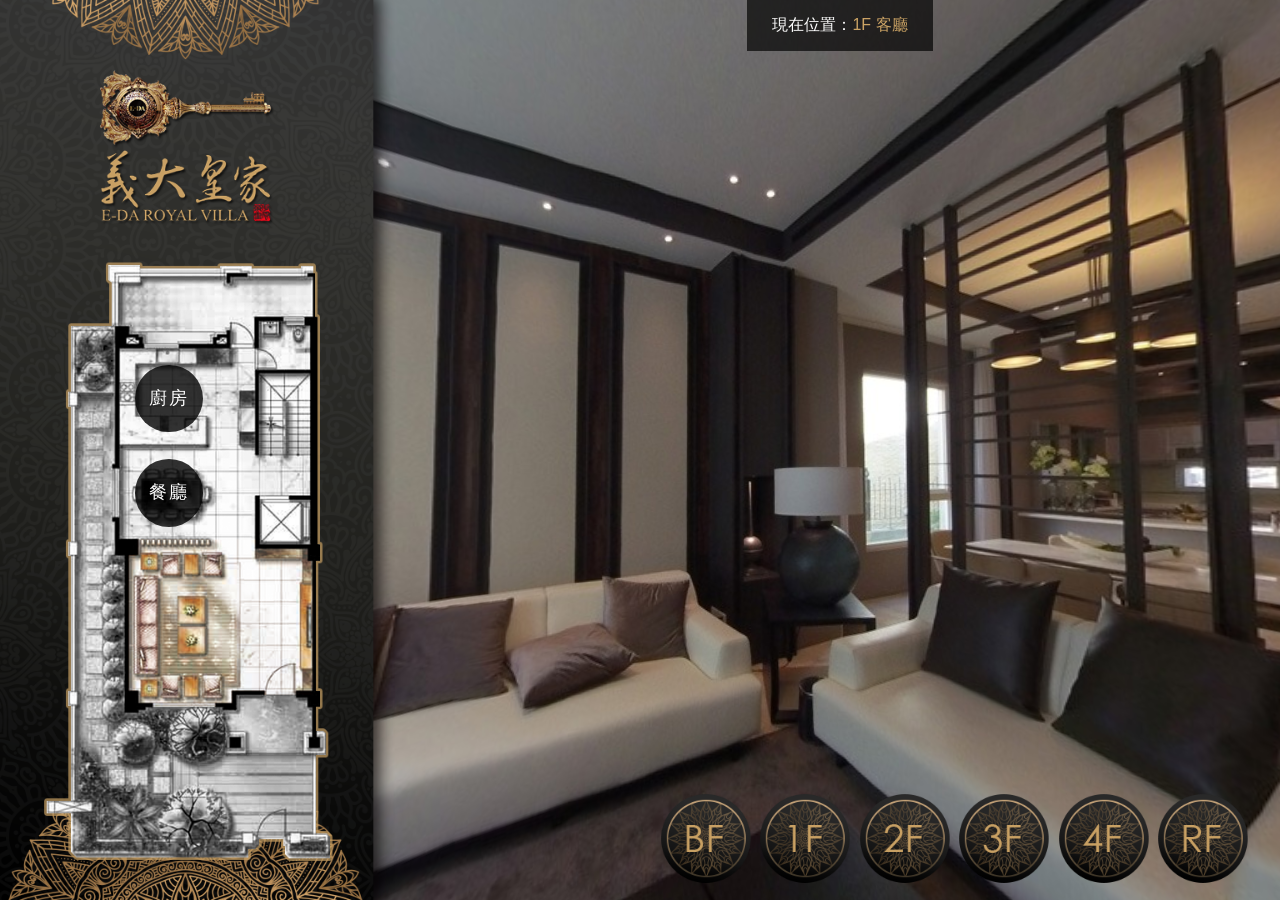
<file: 360view2/index.html>
<!DOCTYPE html>
    <head>
        <meta charset="utf-8" />
        <title></title>
        <meta name="viewport" content="initial-scale=1.0" />
        
        <!--css code start-->
        <link rel="stylesheet" type="text/css" href="./css/style.css">
        <link rel="stylesheet" type="text/css" href="./css/jquery.fancybox.min.css">
        <!--css code end-->
    </head>
    <body>
        <!--left menu-->
        <div id="menu">
            <!--block button-->
            <a id="f0B_01" class="f0B" href="#" style="display:none">停車場</a>
            <a id="f01_01" class="f01" href="#" style="display:none">客廳</a>
            <a id="f01_02" class="f01" href="#" title="餐廳">餐廳</a>
            <a id="f01_03" class="f01" href="#">廚房</a>
            <a id="f02_01" class="f02" href="#" style="display:none">休息室</a>
            <a id="f02_02" class="f02" href="#" style="display:none">臥室</a>
            <a id="f02_03" class="f02" href="#" style="display:none">臥室</a>
            <a id="f03_01" class="f03" href="#" style="display:none">臥室</a>
            <a id="f03_02" class="f03" href="#" style="display:none">浴廁</a>
            <a id="f03_03" class="f03" href="#" style="display:none">臥室</a>
            <a id="f04_01" class="f04" href="#" style="display:none">客廳</a>
            <a id="f04_02" class="f04" href="#" style="display:none">小花園</a>
            <a id="f0R_01" class="f0R" href="#" style="display:none">頂樓</a>
            
        </div>

        <div id="menu-m">
            <a id="f0B_01" class="f0B" data-fancybox data-type="iframe" data-src="content.html?pid=f0B_01" href="javascript:;" style="display:none">停車場</a>
            <a id="f01_01" class="f01" data-fancybox data-type="iframe" data-src="content.html?pid=f01_01" href="javascript:;">客廳</a>
            <a id="f01_02" class="f01" data-fancybox data-type="iframe" data-src="content.html?pid=f01_02" href="javascript:;">餐廳</a>
            <a id="f01_03" class="f01" data-fancybox data-type="iframe" data-src="content.html?pid=f01_03" href="javascript:;">廚房</a>
            <a id="f02_01" class="f02" data-fancybox data-type="iframe" data-src="content.html?pid=f02_01" href="javascript:;" style="display:none">休息室</a>
            <a id="f02_02" class="f02" data-fancybox data-type="iframe" data-src="content.html?pid=f02_02" href="javascript:;" style="display:none">臥室</a>
            <a id="f02_03" class="f02" data-fancybox data-type="iframe" data-src="content.html?pid=f02_03" href="javascript:;" style="display:none">臥室</a>
            <a id="f03_01" class="f03" data-fancybox data-type="iframe" data-src="content.html?pid=f03_01" href="javascript:;" style="display:none">臥室</a>
            <a id="f03_02" class="f03" data-fancybox data-type="iframe" data-src="content.html?pid=f03_02" href="javascript:;" style="display:none">浴廁</a>
            <a id="f03_03" class="f03" data-fancybox data-type="iframe" data-src="content.html?pid=f03_03" href="javascript:;" style="display:none">臥室</a>
            <a id="f04_01" class="f04" data-fancybox data-type="iframe" data-src="content.html?pid=f04_01" href="javascript:;" style="display:none">客廳</a>
            <a id="f04_02" class="f04" data-fancybox data-type="iframe" data-src="content.html?pid=f04_02" href="javascript:;" style="display:none">小花園</a>
            <a id="f0R_01" class="f0R" data-fancybox data-type="iframe" data-src="content.html?pid=f0R_01" href="javascript:;" style="display:none">頂樓</a>
        </div>

        <!--360° view content-->
        <div id='container'>

        </div>

        <!--route-->
        <div id="route">
            <a>現在位置：<span id="route-name">1F 客廳</span></a>
        </div>

        <!--floor-->
        <div id="floor">
            <!--floor button-->
            <a id="f0B" href="#"><img src="./img/btn_f00.png" ></a>
            <a id="f01" href="#"><img src="./img/btn_f01.png" ></a>
            <a id="f02" href="#"><img src="./img/btn_f02.png" ></a>
            <a id="f03" href="#"><img src="./img/btn_f03.png" ></a>
            <a id="f04" href="#"><img src="./img/btn_f04.png" ></a>
            <a id="f0R" href="#"><img src="./img/btn_f05.png" ></a>
        </div>

        <div id="floor-m">
            <!--floor button-->
            <a id="f0B" href="#"><img src="./img/btn_f00.png" ></a>
            <a id="f01" href="#"><img src="./img/btn_f01.png" ></a>
            <a id="f02" href="#"><img src="./img/btn_f02.png" ></a>
            <a id="f03" href="#"><img src="./img/btn_f03.png" ></a>
            <a id="f04" href="#"><img src="./img/btn_f04.png" ></a>
            <a id="f0R" href="#"><img src="./img/btn_f05.png" ></a>
        </div>

        <!--js code start-->
        <script src="./js/jquery-1.11.3.min.js"></script>
        <script src="./js/jquery.fancybox.min.js"></script>
        
        <!--360° view js-->
        <script src="./js/three.min.js"></script>
        <script src="./js/photo-sphere-viewer.min.js"></script>
        <script src="./js/viewer-init.js"></script>

        <!--button setup-->
        <script>
            
            /*block button click event*/
            $("#menu > a").click(function () {

                var id = this.id;
                // var context = this.title;
                var context = this.innerHTML;
                /*get floor id*/
                var str = id;
                var substr = str.substring(0, 3);

                checkView(id);
                checkRoute(id.slice(2,3), context);

                /*change the menu background image in left side 
                when block button clicked*/
                $("#menu").css("background-image","url(./img/" + id + ".png)");

                $("#menu > a").hide();
                $("." + substr).show();
                $("#" + id).hide();
            });

            /*floor button click event*/
            $("#floor > a").click(function () {

                /*get floor id*/
                var id = this.id;

                /*get default string*/
                var context = document.getElementById(id + "_01").innerHTML;

                checkView(id + "_01");
                checkRoute(id.slice(2,3), context);

                /*change the menu background default image in left side 
                when floor button clicked*/
                $("#menu").css("background-image","url(./img/" + id + "_01.png)");

                /*hide all block button before show*/
                $("#menu > a").hide();
                $("#menu > a."+ id +"").show();
                $("#" + id + "_01").hide();

                //checkRoute(id);
            });

            /*check route event*/
            function checkRoute(floor, blockName){
                /*get route DOM*/
                var route = document.getElementById('route-name');
                route.innerHTML = floor + "F\n" + blockName;
            }

            /*check view event*/
            function checkView(id){
                var div = document.getElementById('container');
                var PSV = new PhotoSphereViewer({
                    panorama: 'img/' + id + '.jpg',
                    container: div,
                    default_position: { long: Math.PI / 0.7, lat: Math.PI / 0.5 },
                    time_anim: false, //autoplay mode, default 2000ms(2s), bool
                    navbar: false,
                    navbar_style: {
                        backgroundColor: 'rgba(0, 0, 0, 0.8)'
                    },
                });
            }

            /*mobile only*/
            /*floor-m button click event*/
            $("#floor-m > a").click(function () {

                var id = this.id;

                /*change the menu background default image in left side 
                when floor button clicked*/
                $("#menu-m").css("background-image", "url(./img/" + id + "_01-m.jpg)");

                /*hide all block button before show*/
                $("#menu-m > a").hide();
                $("#menu-m > a." + id + "").show();

            });
        </script>
        <!--js code end-->

    </body>
</html>
</file>
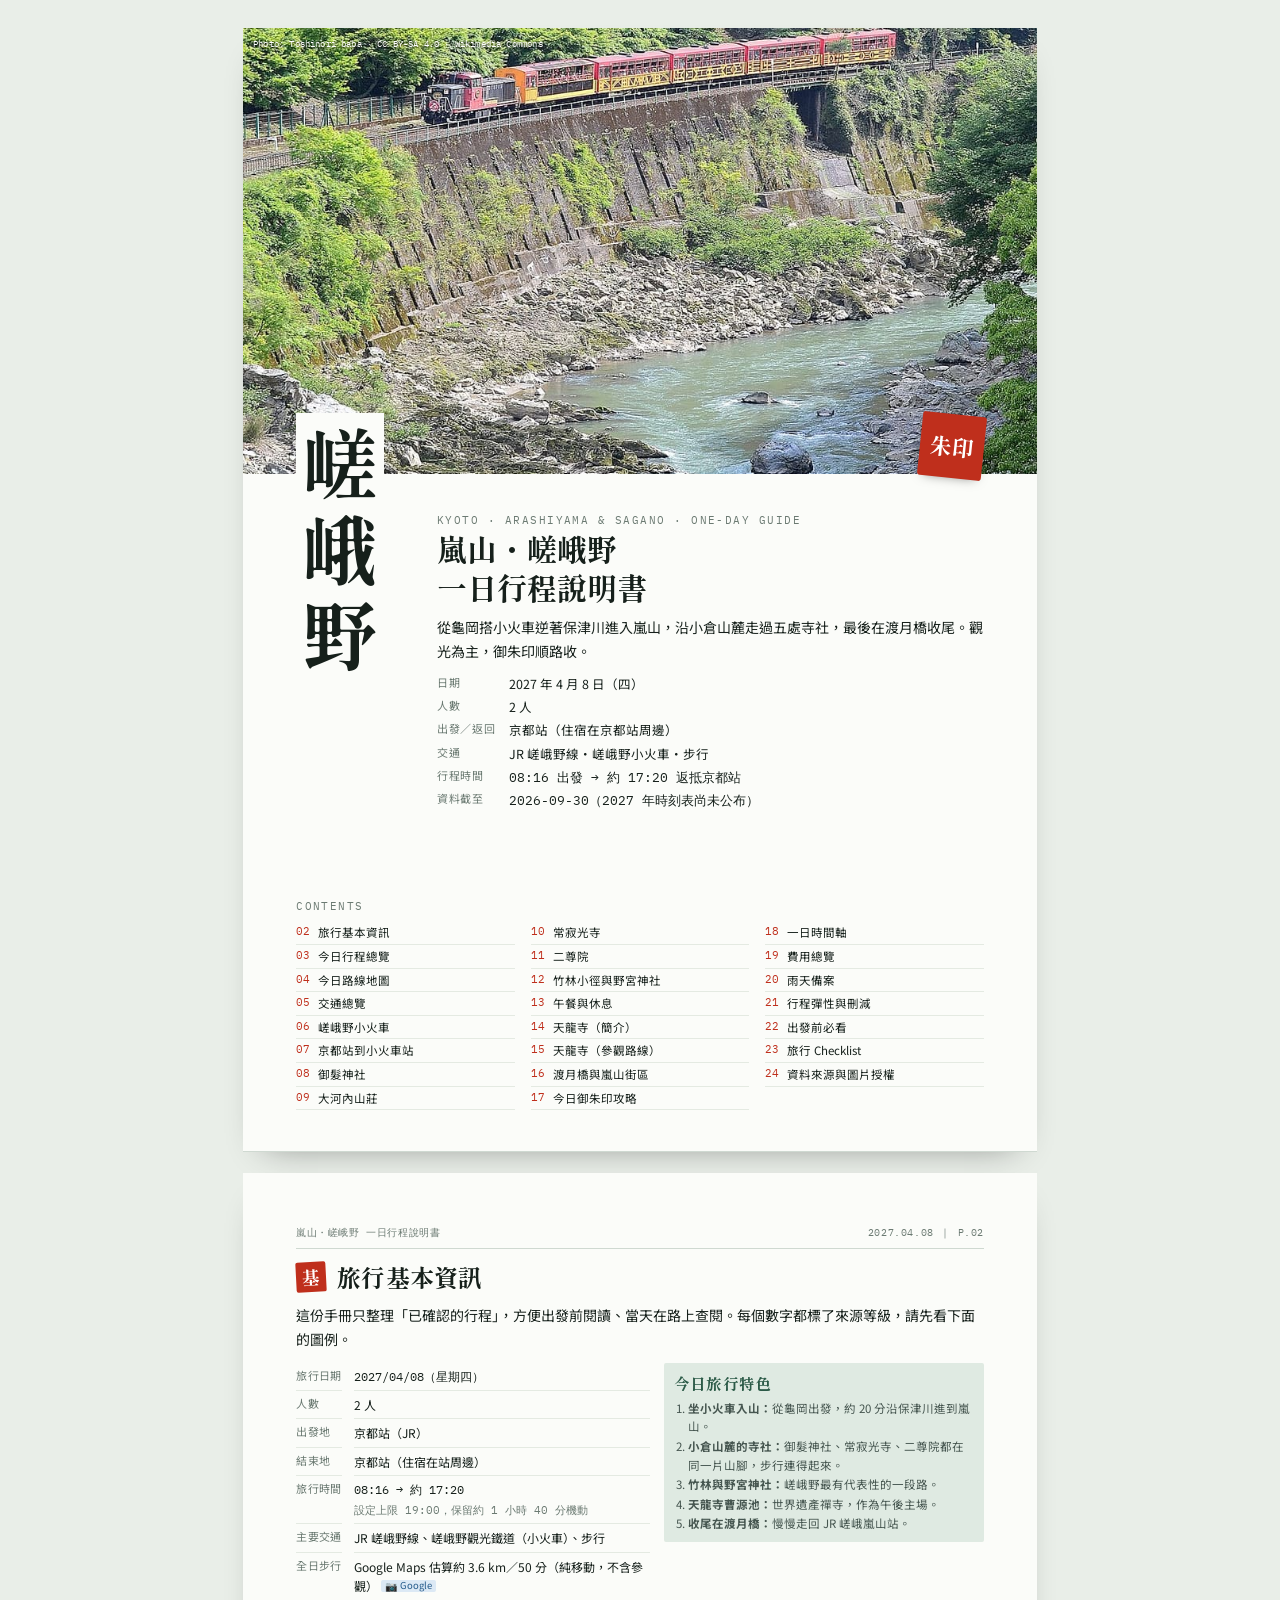
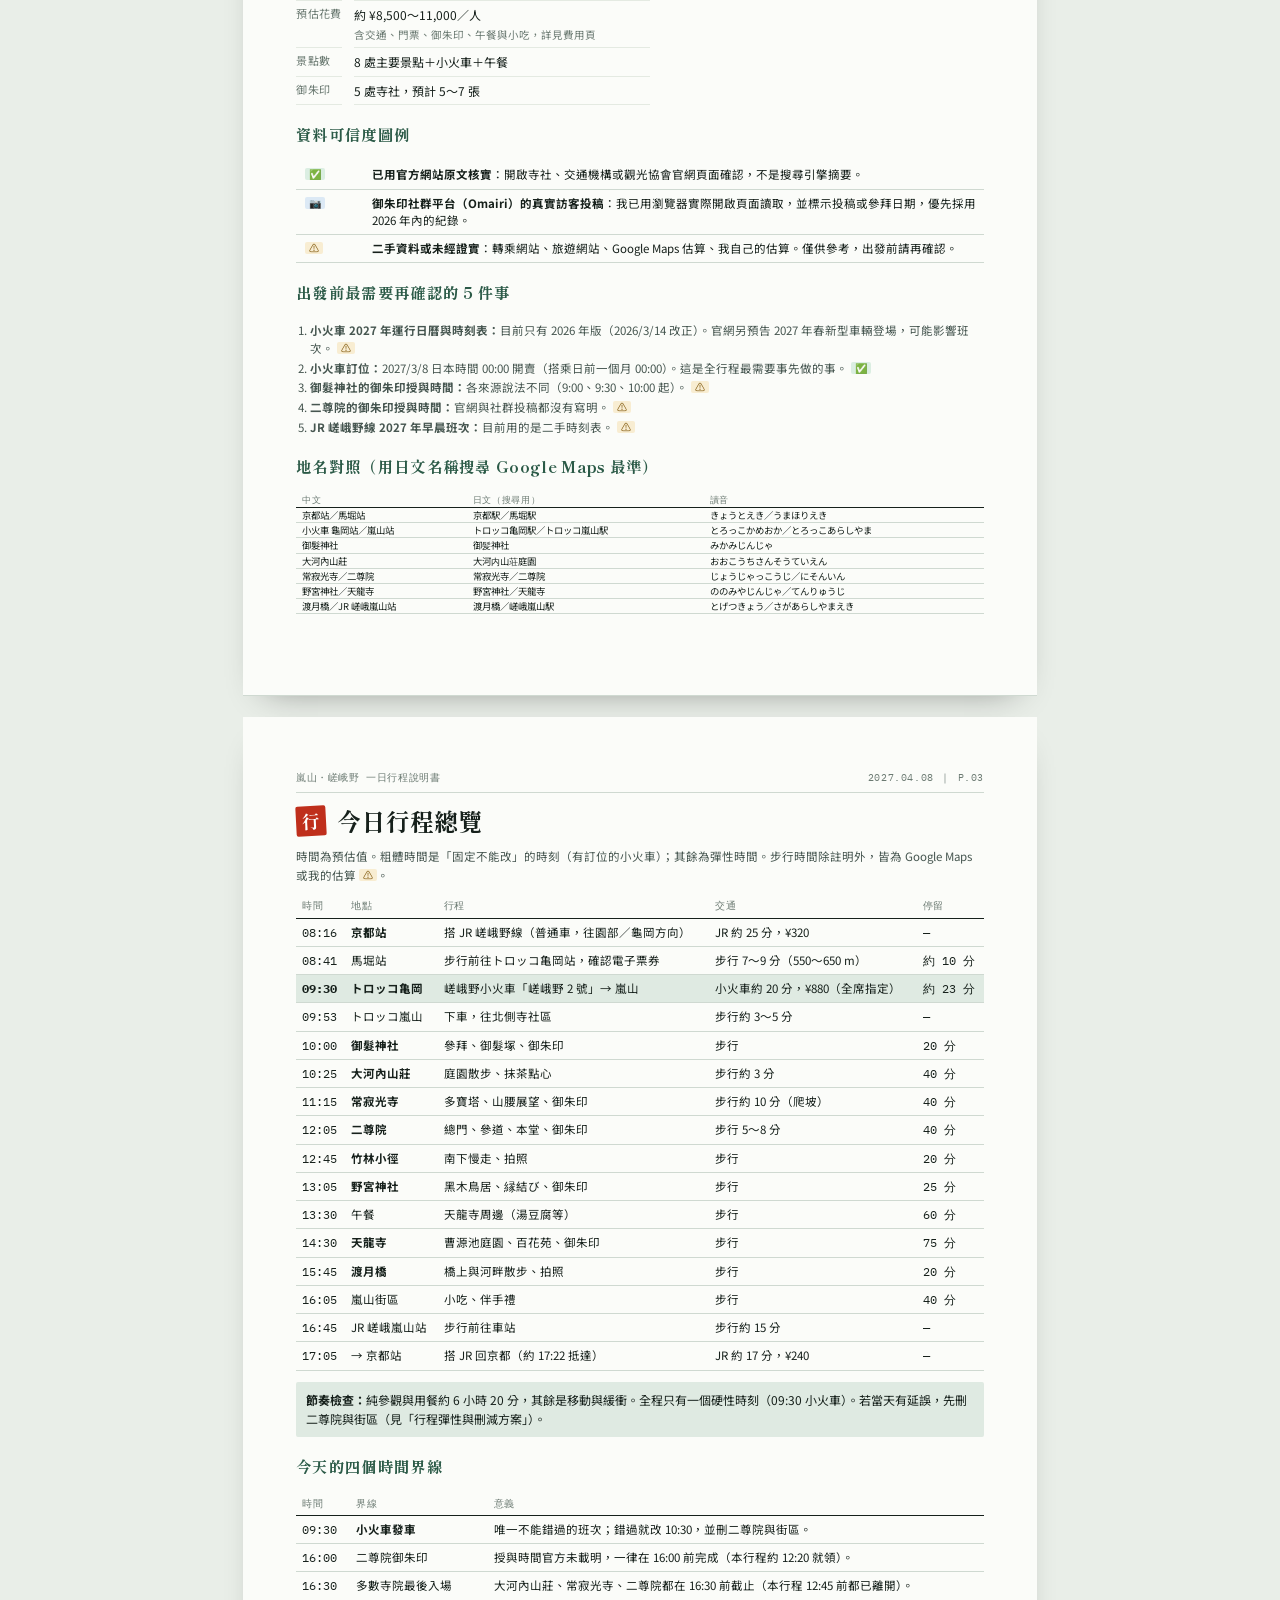
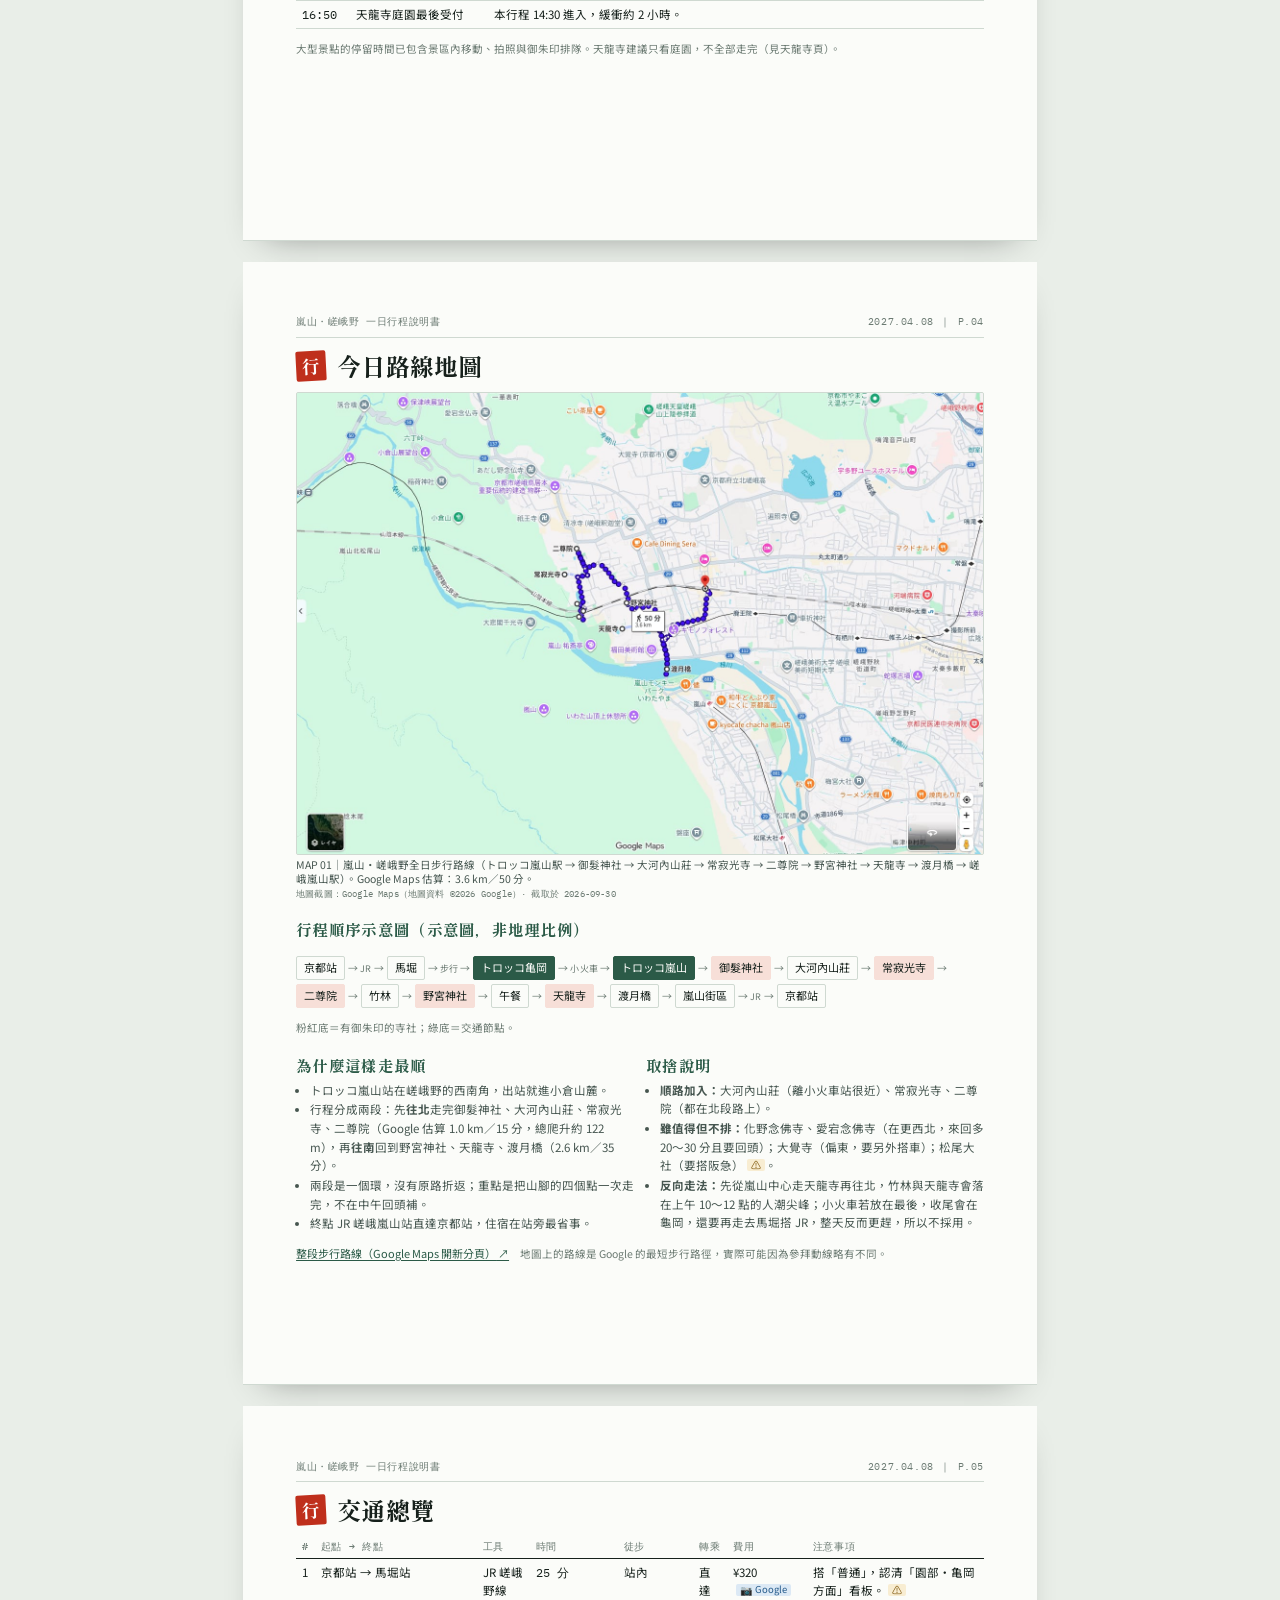
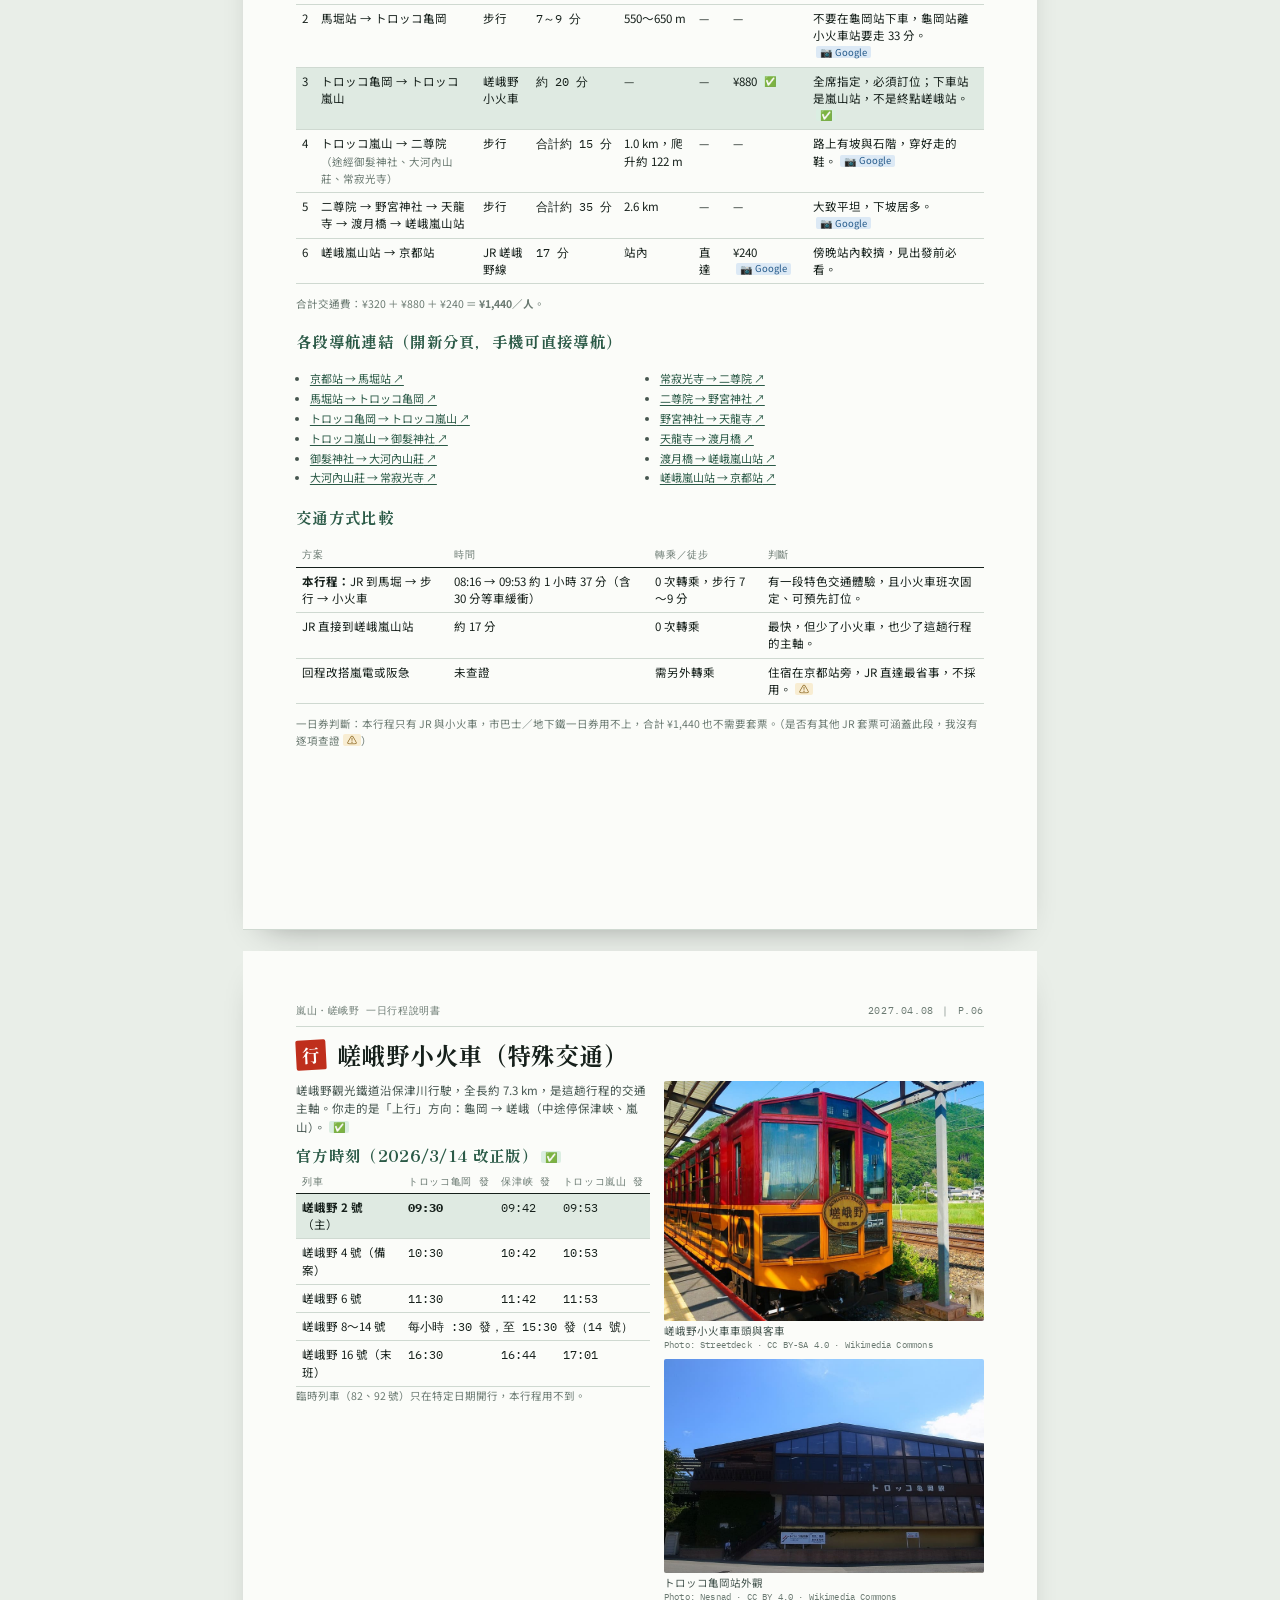
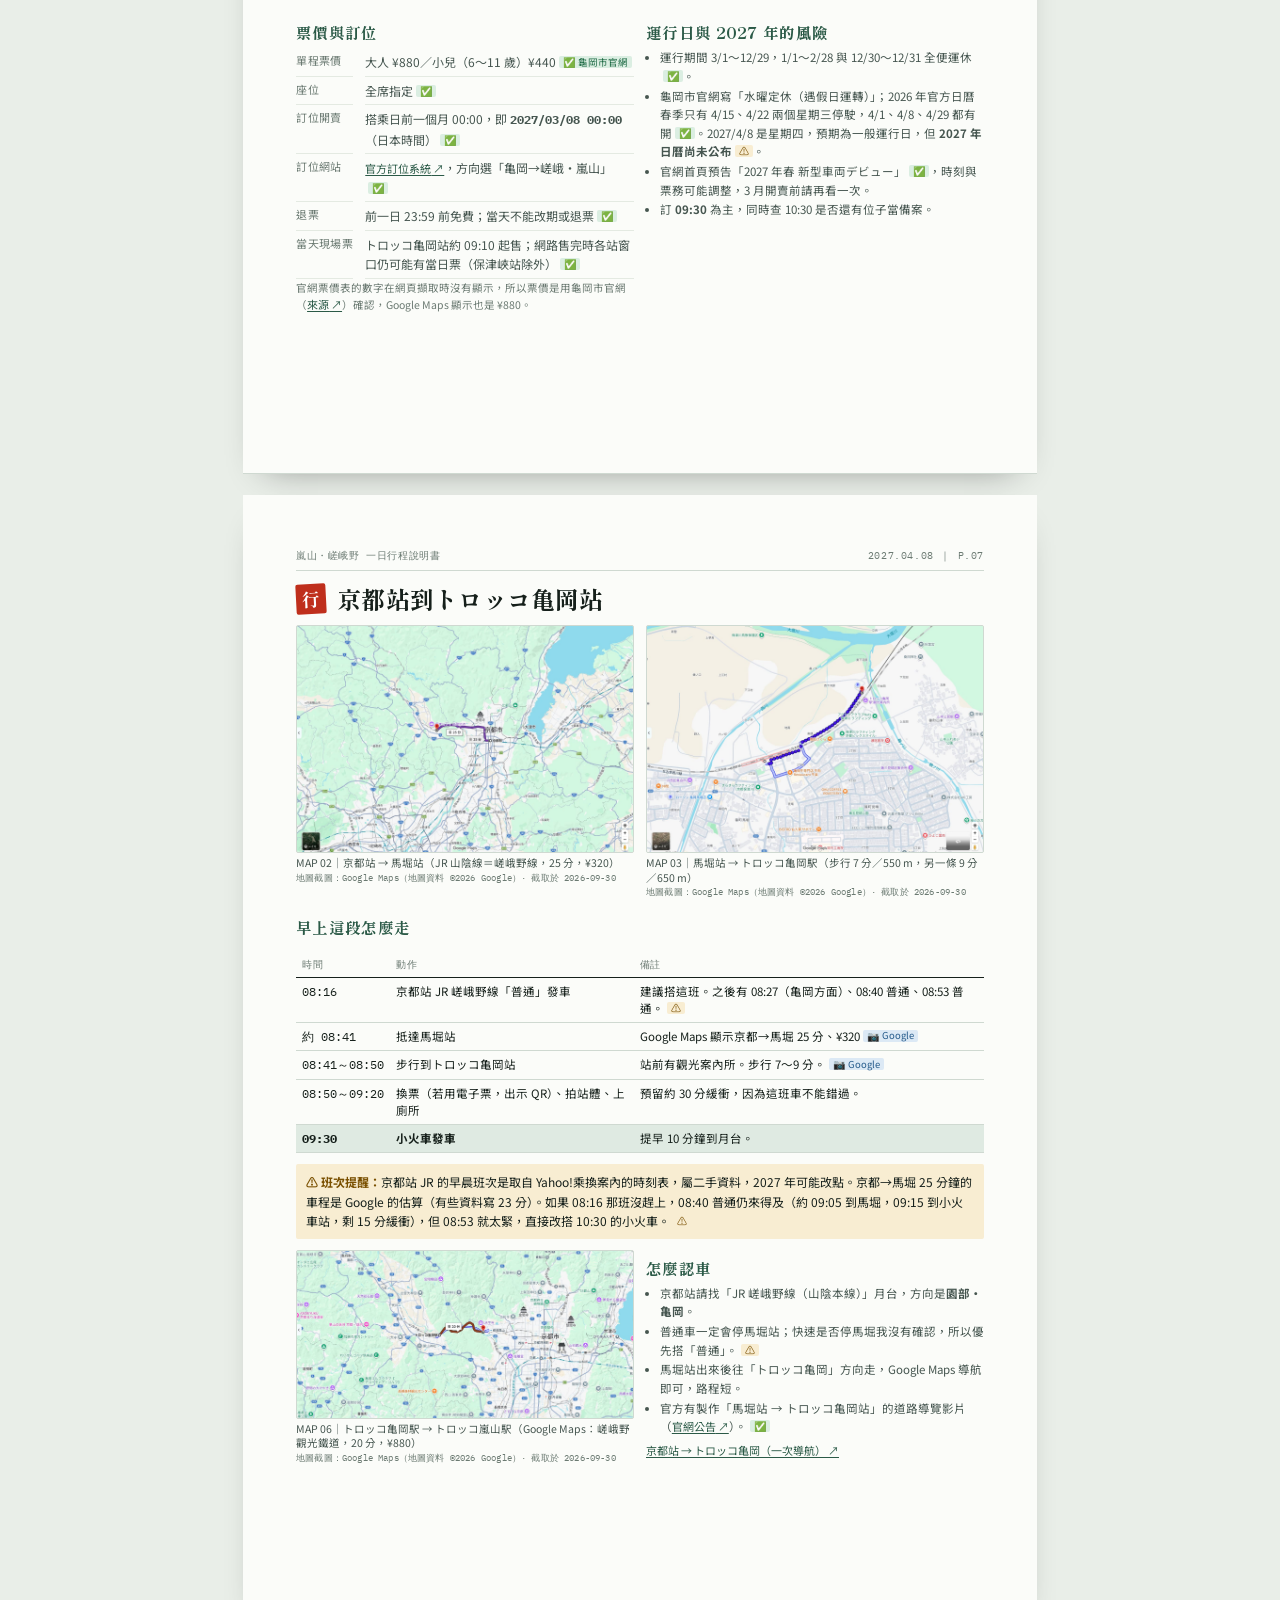
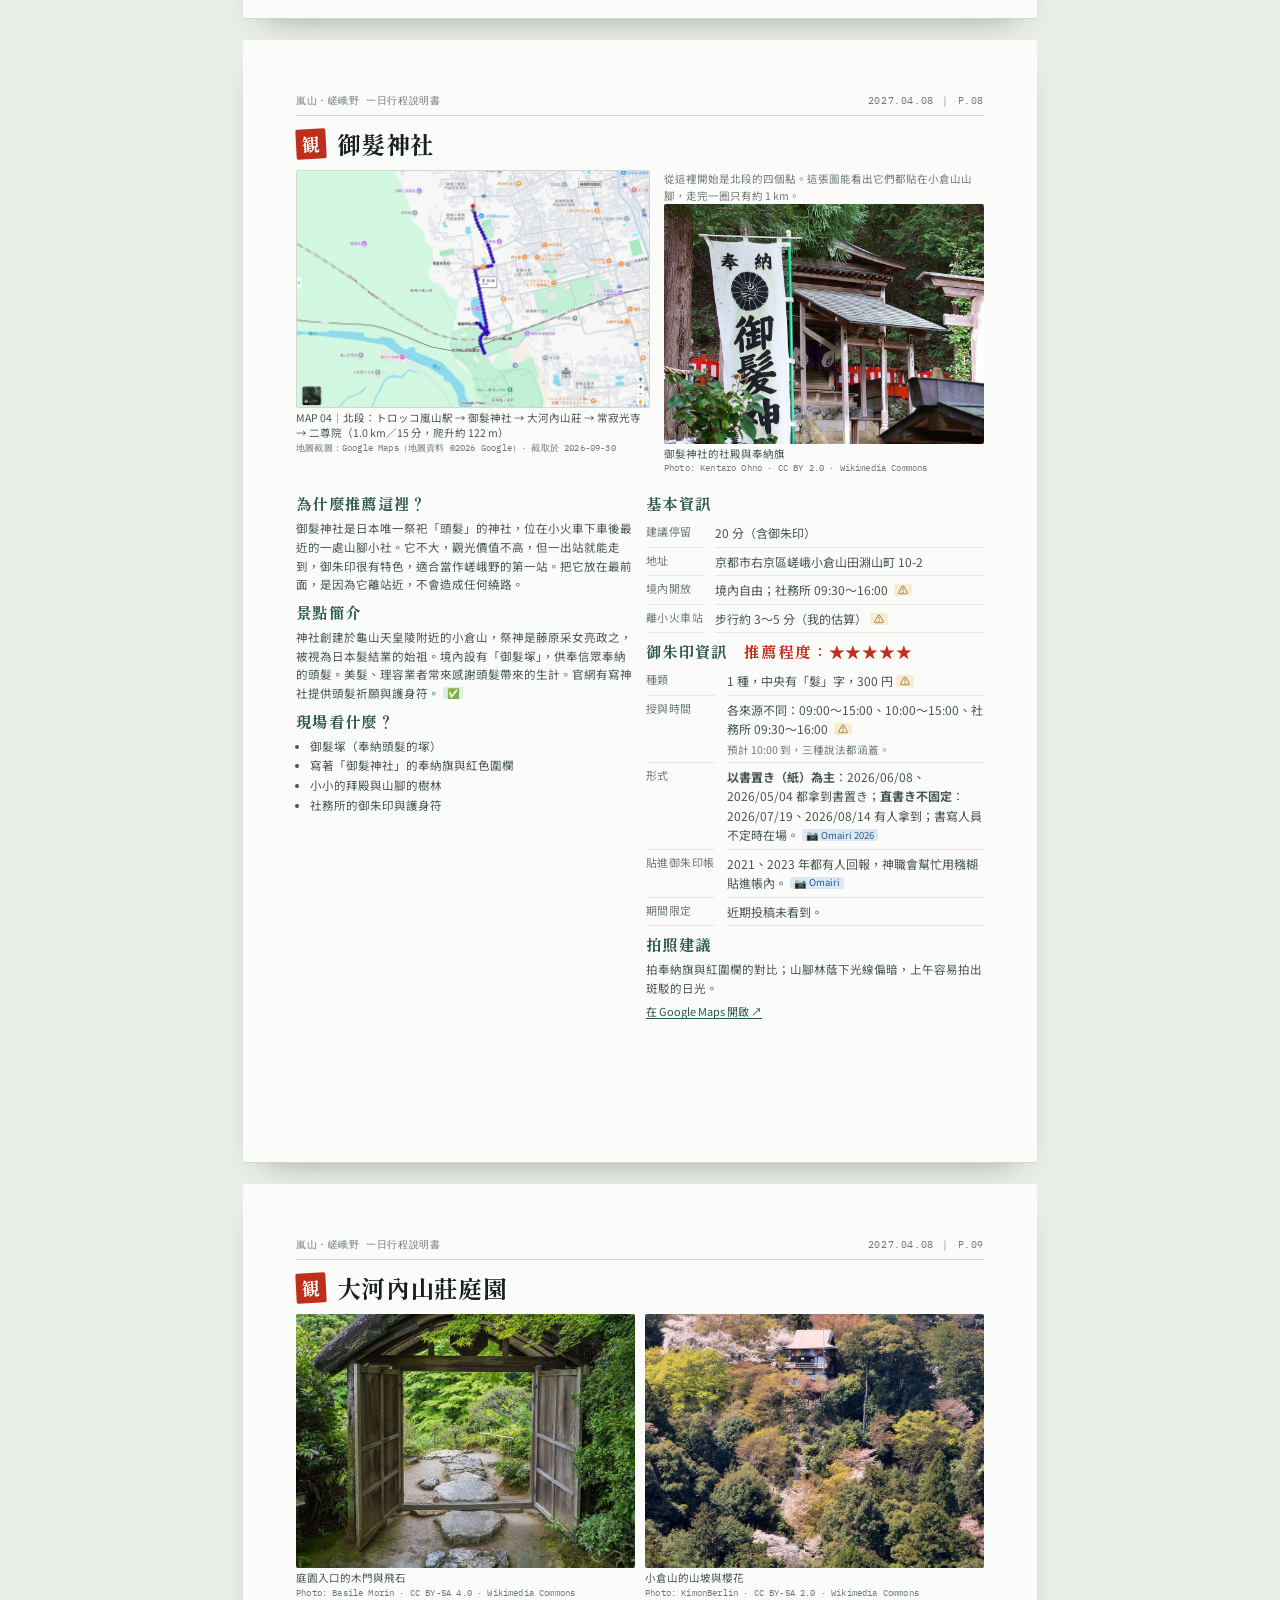
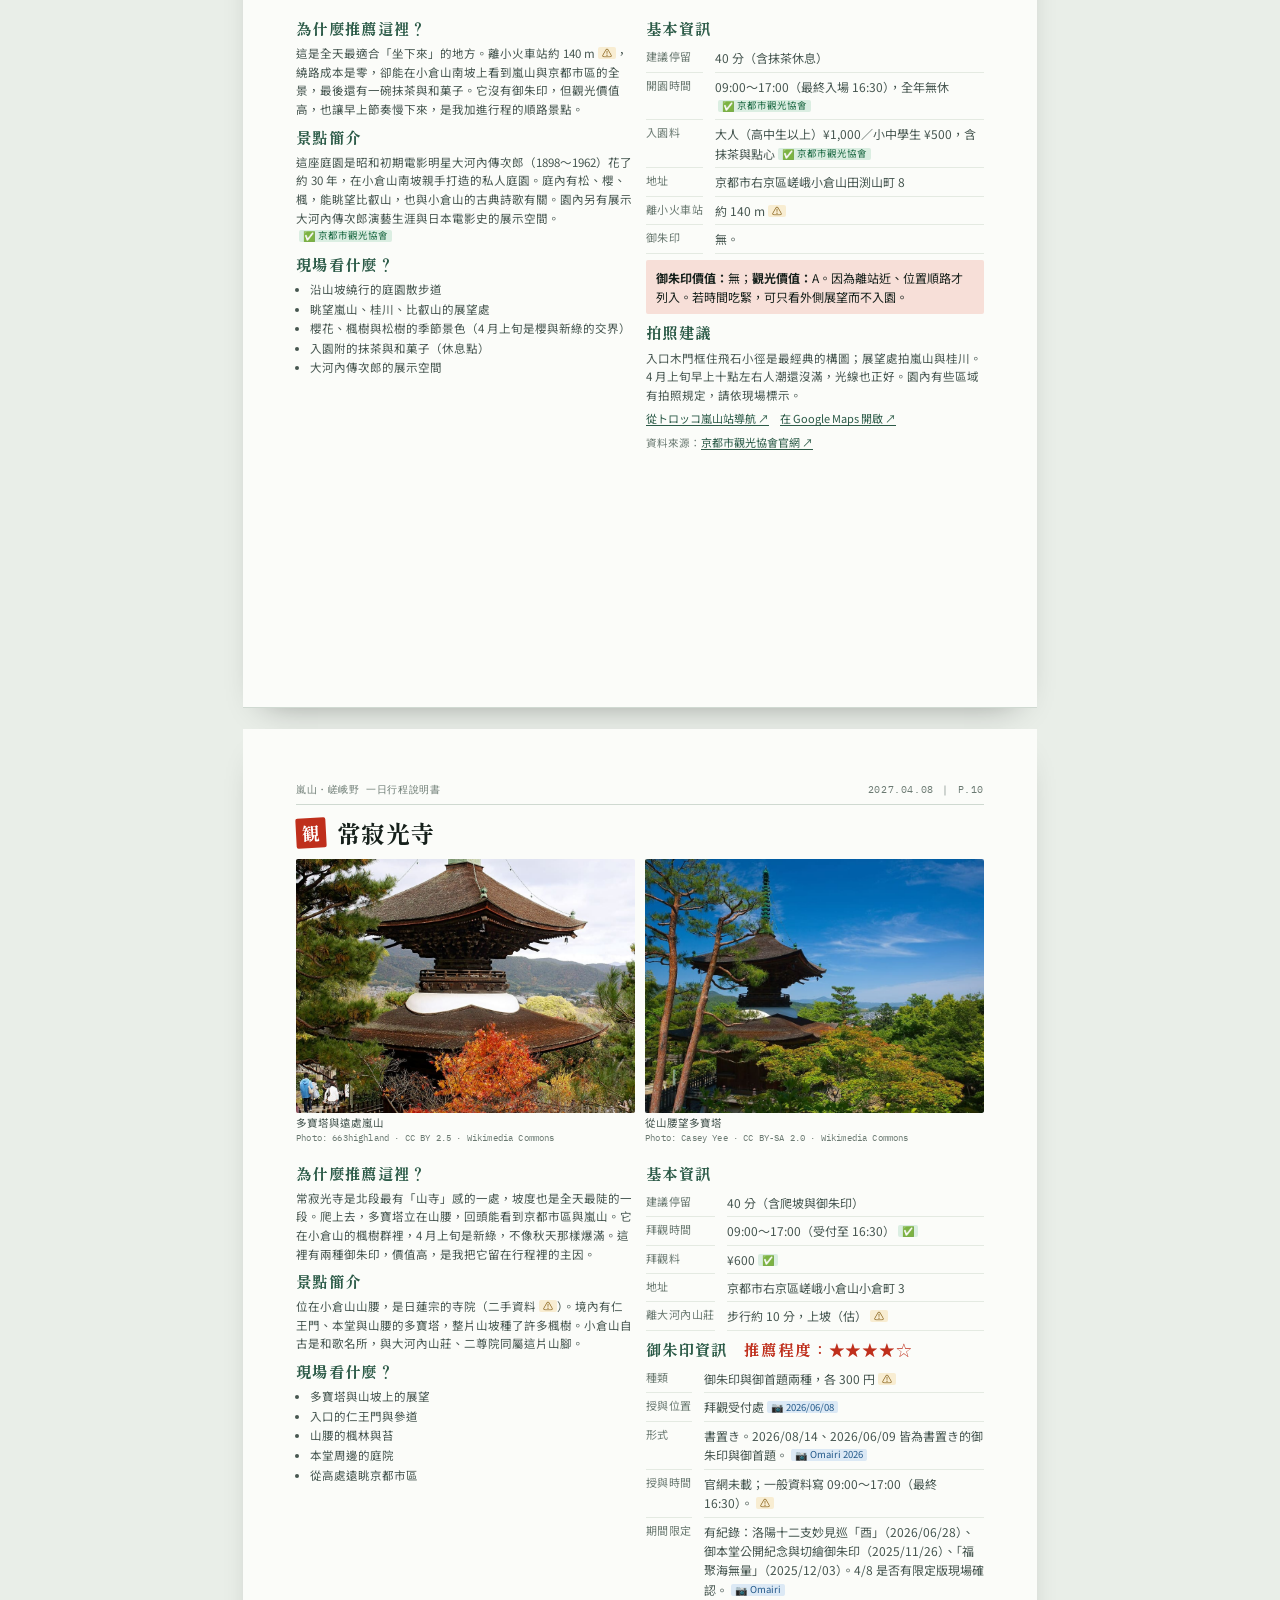
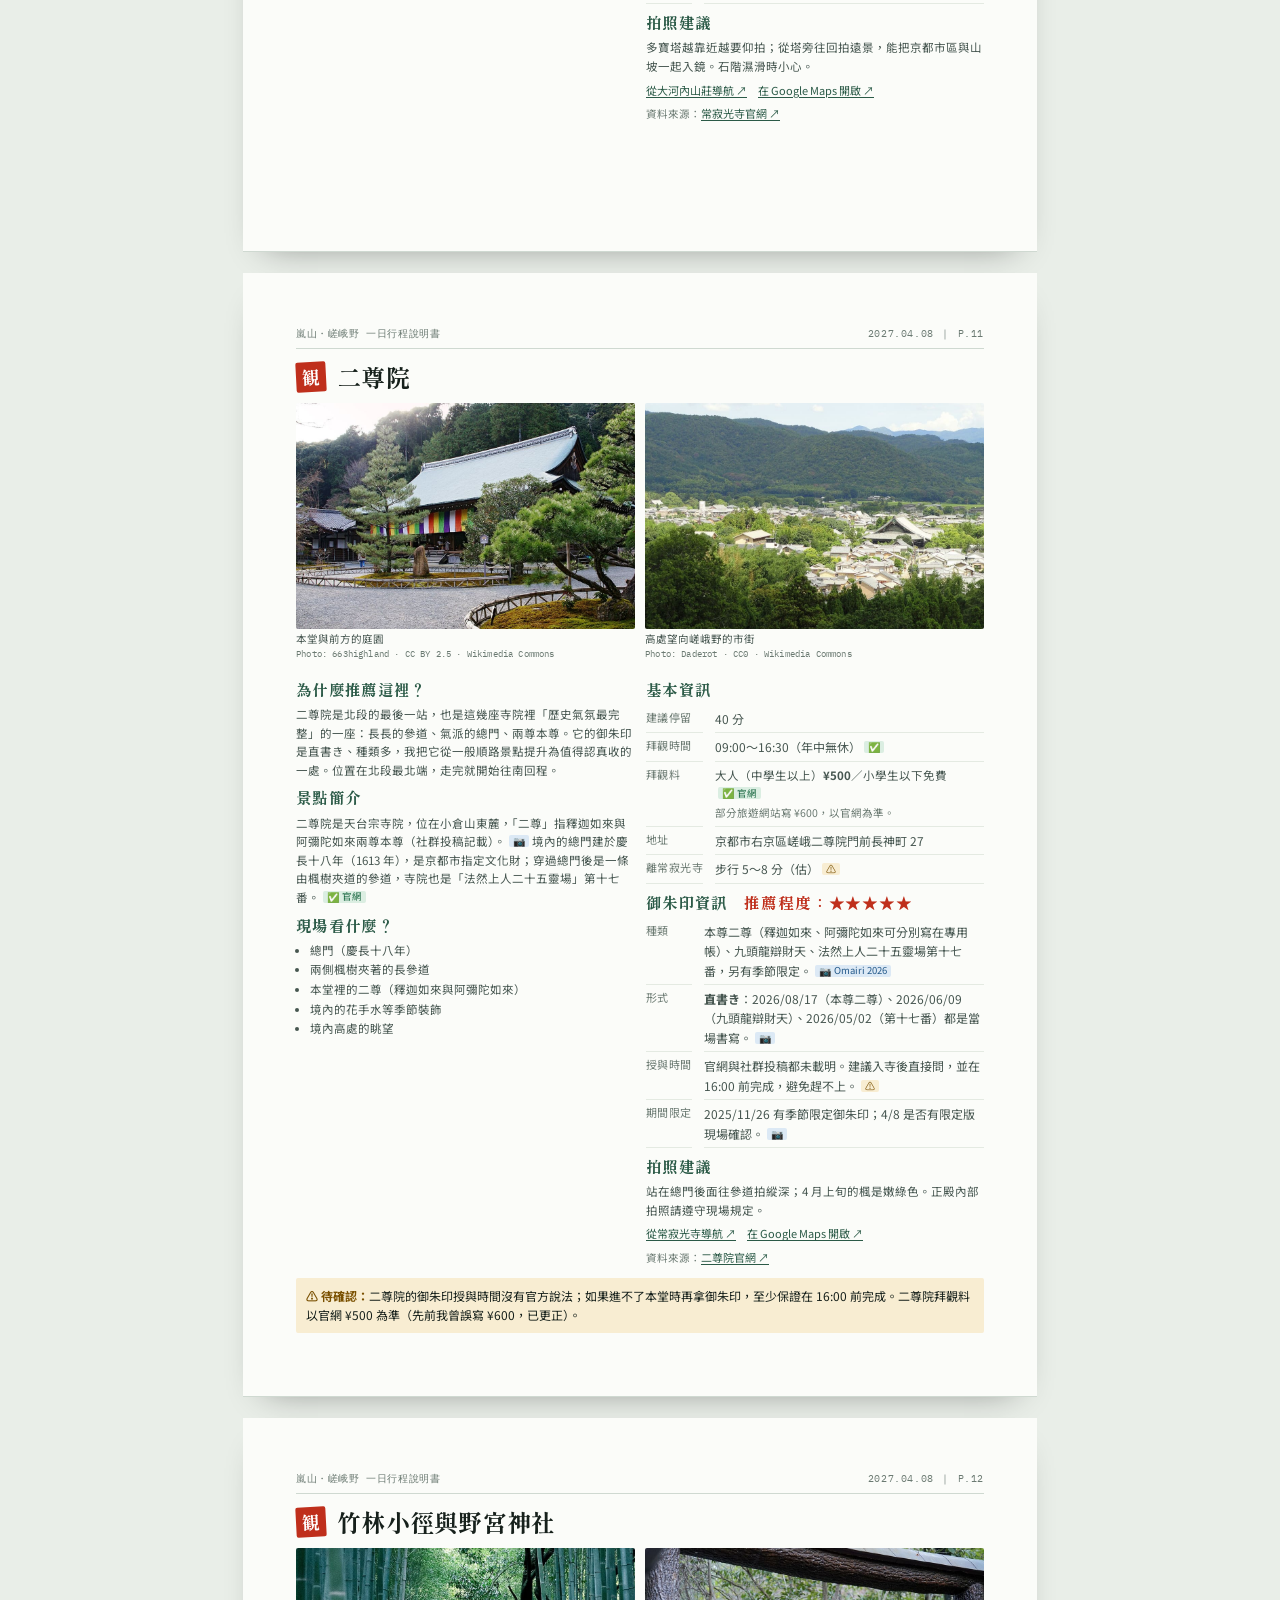
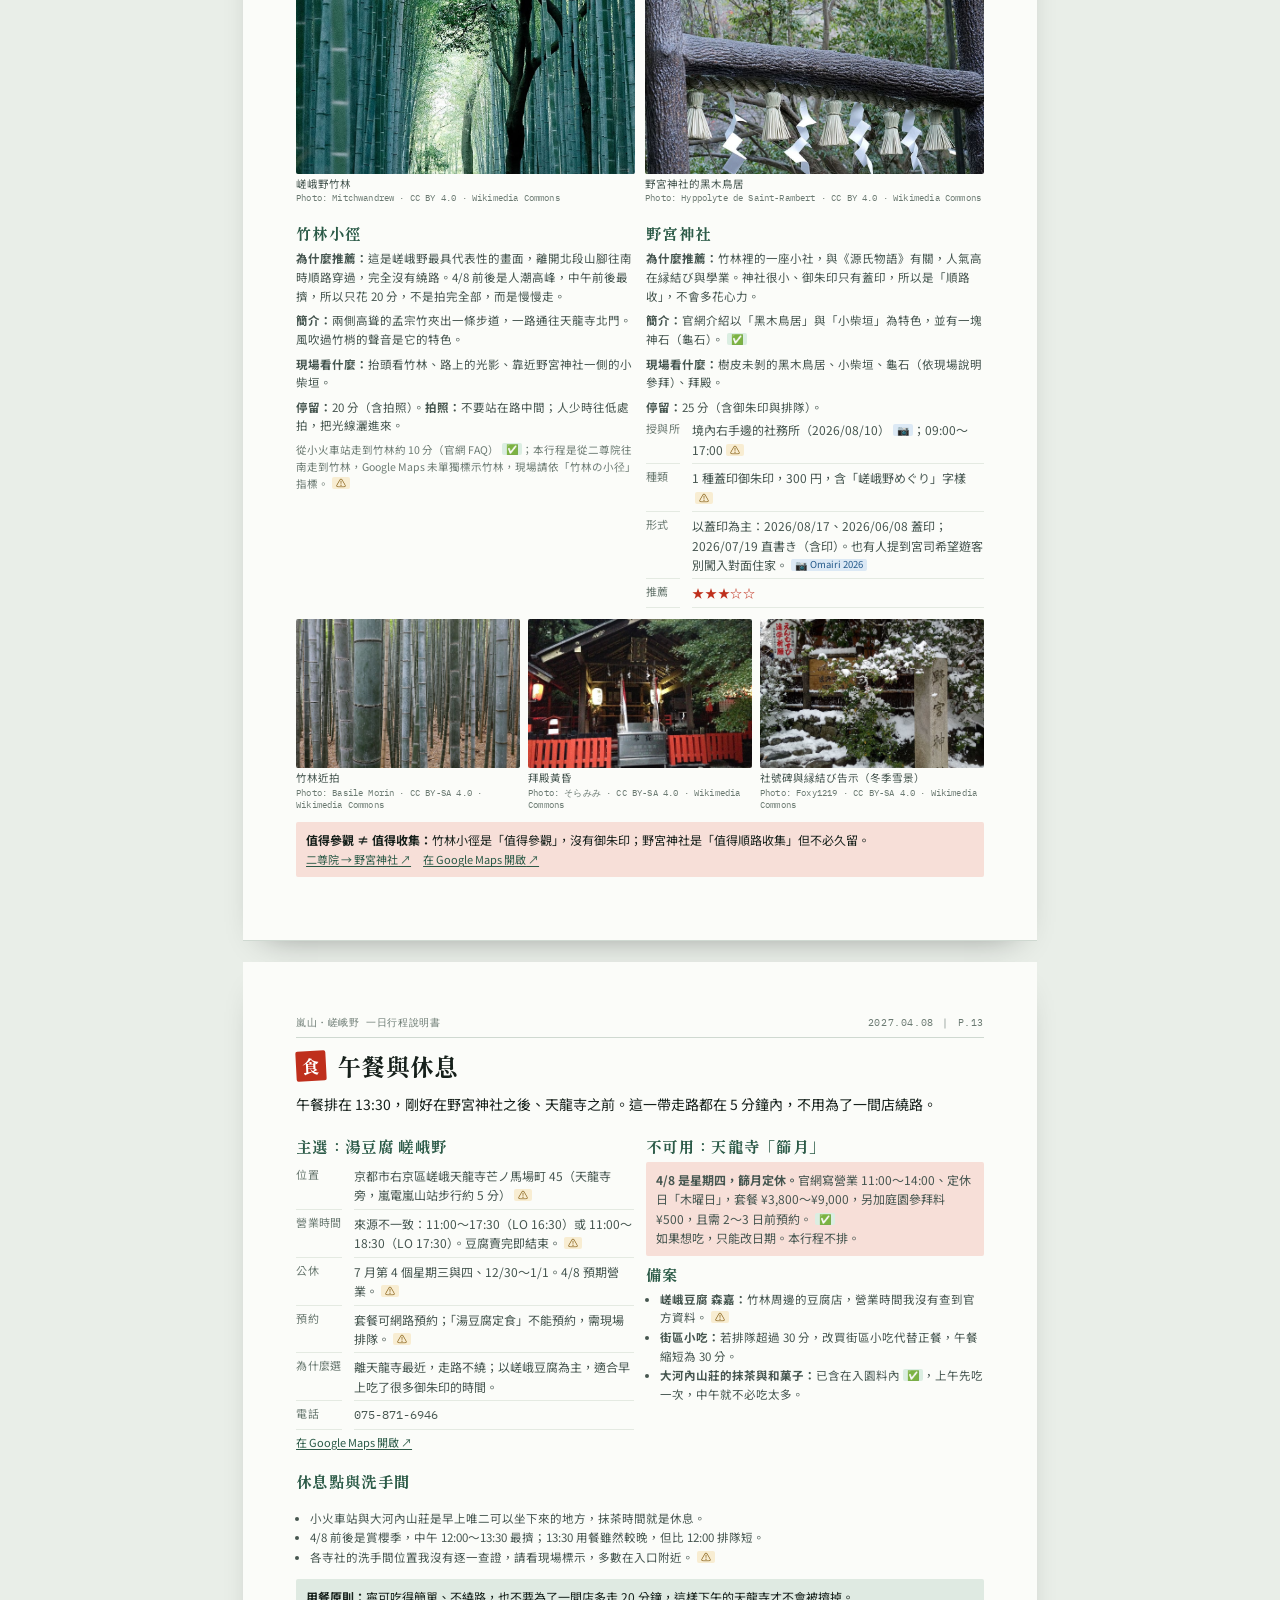
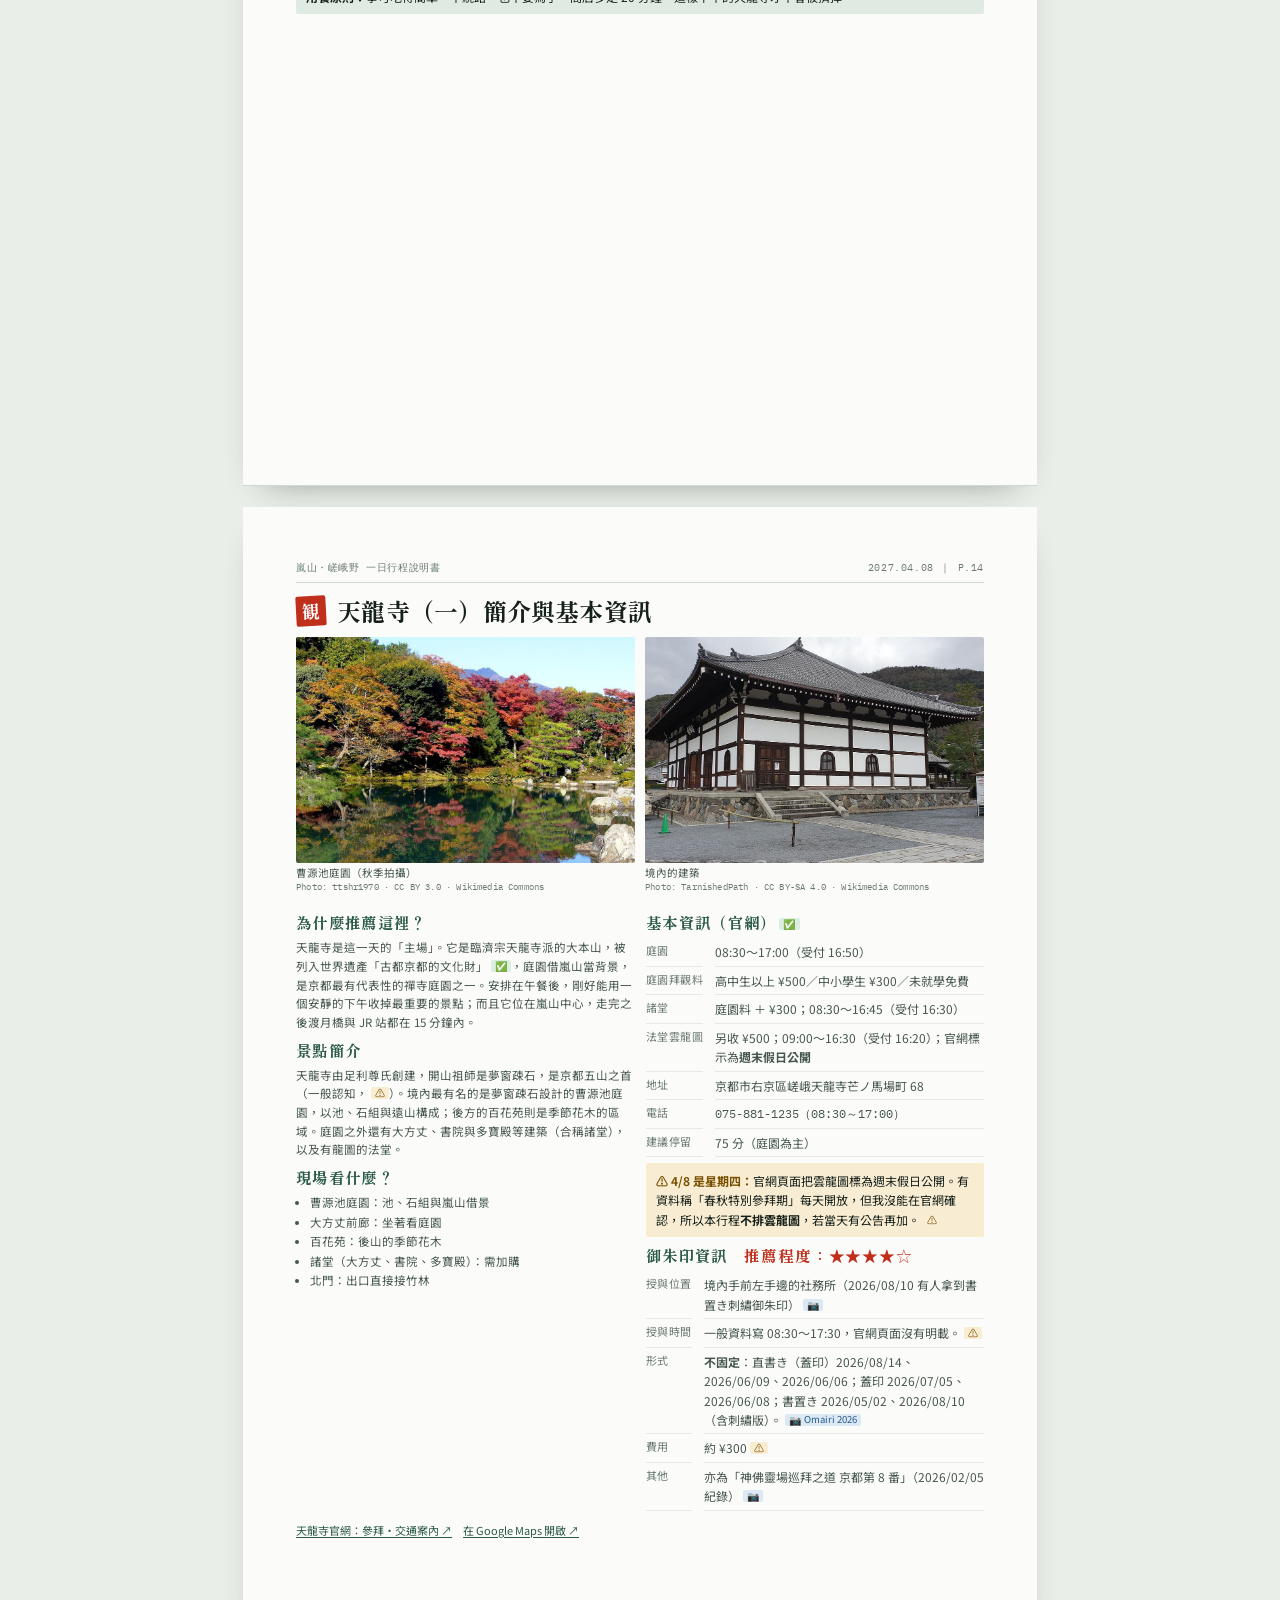
<file: arashiyama/index.html>
<!doctype html><html lang="zh-Hant"><head><meta charset="utf-8"><meta name="viewport" content="width=device-width,initial-scale=1"><title>嵐山嵯峨野行程手冊</title>
<link rel="preconnect" href="https://fonts.googleapis.com">
<link rel="preconnect" href="https://fonts.gstatic.com" crossorigin>
<link rel="stylesheet" href="https://fonts.googleapis.com/css2?family=IBM+Plex+Mono:wght@400;500&family=Noto+Sans+TC:wght@400;500;700&family=Shippori+Mincho+B1:wght@800&display=swap">
<style>
/* layout concept: A4 magazine sheets, cool green-grey paper, sumi ink, bamboo green, vermilion (goshuin seal) used only as the stamp colour */
:root{
  --paper:#e9eee8; --page:#fbfcf9; --ink:#16201b; --ink2:#465650; --mute:#6b7a72; --line:#cfd9d1; --line2:#e4eae2;
  --bamboo:#2b5a47; --bamboo-soft:#dfeae2; --shu:#bf2f1c; --shu-soft:#f7dfd8; --shu-ink:#ffffff;
  --ok:#1d6a44; --ok-bg:#dbeee2; --ph:#245a8a; --ph-bg:#dce9f5; --warn:#7a5000; --warn-bg:#f8edd2;
  --f-disp:'Shippori Mincho B1','Noto Serif TC','Hiragino Mincho ProN','PMingLiU',serif;
  --f-body:'Noto Sans TC','PingFang TC','Microsoft JhengHei','Hiragino Sans',sans-serif;
  --f-mono:'IBM Plex Mono',ui-monospace,Consolas,monospace;
}
@media (prefers-color-scheme: dark){:root:not([data-theme="light"]){
  --paper:#0c120f; --page:#151c18; --ink:#e8efe9; --ink2:#b0beb5; --mute:#8a988e; --line:#2c3932; --line2:#222c27;
  --bamboo:#86c6a5; --bamboo-soft:#1c3126; --shu:#ef6f5a; --shu-soft:#3a1f1b; --shu-ink:#1a0d0a;
  --ok:#7fd0a3; --ok-bg:#183024; --ph:#93bfe9; --ph-bg:#1a2a3b; --warn:#ecc476; --warn-bg:#33291a; color-scheme:dark;}}
:root[data-theme="dark"]{
  --paper:#0c120f; --page:#151c18; --ink:#e8efe9; --ink2:#b0beb5; --mute:#8a988e; --line:#2c3932; --line2:#222c27;
  --bamboo:#86c6a5; --bamboo-soft:#1c3126; --shu:#ef6f5a; --shu-soft:#3a1f1b; --shu-ink:#1a0d0a;
  --ok:#7fd0a3; --ok-bg:#183024; --ph:#93bfe9; --ph-bg:#1a2a3b; --warn:#ecc476; --warn-bg:#33291a; color-scheme:dark;}
*{box-sizing:border-box}
html{-webkit-text-size-adjust:100%}
body{background:var(--paper);color:var(--ink);font-family:var(--f-body);font-size:13px;line-height:1.62;padding:20px 16px 48px;font-feature-settings:"palt" 0;-webkit-print-color-adjust:exact;print-color-adjust:exact}
a{color:var(--bamboo);text-underline-offset:2px}
img{max-width:100%;display:block}
.sheet{width:min(210mm,100%);margin:0 auto 22px;background:var(--page);padding:14mm 14mm 12mm;min-height:297mm;position:relative;display:flex;flex-direction:column;gap:11px;box-shadow:0 1px 0 var(--line),0 16px 34px -22px rgba(0,0,0,.45)}
.sheet>*{flex-shrink:0}
.dense td,.dense th{padding:1px 6px;font-size:9.4px;line-height:1.28}
.dense .xs{font-size:9px}
.rh{display:flex;justify-content:space-between;gap:12px;font-family:var(--f-mono);font-size:10px;letter-spacing:.06em;color:var(--mute);border-bottom:1px solid var(--line);padding-bottom:6px;text-transform:uppercase}
.rh-r{font-variant-numeric:tabular-nums;white-space:nowrap}
.pt{display:flex;align-items:center;gap:11px;margin:2px 0 0;font-family:var(--f-disp);font-weight:800;font-size:24px;line-height:1.25;letter-spacing:.01em;text-wrap:balance}
.kind{flex:none;display:inline-grid;place-items:center;width:30px;height:30px;background:var(--shu);color:var(--shu-ink);font-family:var(--f-disp);font-weight:800;font-size:18px;line-height:1;border-radius:2px;transform:rotate(-3deg)}
h3{font-family:var(--f-disp);font-weight:800;font-size:15.5px;margin:6px 0 3px;color:var(--bamboo);letter-spacing:.02em;text-wrap:balance}
h4{font-size:12px;margin:0 0 2px;color:var(--ink2);letter-spacing:.06em}
p{margin:0}
p+p{margin-top:6px}
ul,ol{margin:0;padding-left:1.2em}
li{margin:1px 0}
.lead{font-size:14px;line-height:1.75;color:var(--ink)}
.sm{font-size:11.5px;color:var(--ink2)}
.xs{font-size:10.5px;color:var(--mute)}
.mono{font-family:var(--f-mono);font-variant-numeric:tabular-nums}
.cols2{display:grid;grid-template-columns:1fr 1fr;gap:12px}
.cols3{display:grid;grid-template-columns:1fr 1fr 1fr;gap:10px}
.cols2>*,.cols3>*{min-width:0}
.split{display:grid;grid-template-columns:1.05fr .95fr;gap:14px;align-items:start}
.split>*{min-width:0}
/* figures */
figure{margin:0}
figure img{width:100%;height:auto;object-fit:cover;border-radius:2px;background:var(--line2)}
figcaption{font-size:10.5px;color:var(--ink2);margin-top:3px;line-height:1.4}
.cr{display:block;font-family:var(--f-mono);font-size:8.5px;letter-spacing:.02em;color:var(--mute);margin-top:1px;word-break:break-word}
.ph-a img{aspect-ratio:16/9}.ph-b img{aspect-ratio:4/3}.ph-c img{aspect-ratio:3/2}.ph-t img{aspect-ratio:3/4}.ph-w img{aspect-ratio:2.4/1}.ph-s img{aspect-ratio:16/10}
figure.map img{height:auto;object-fit:contain;border:1px solid var(--line)}
figure.map.crop img{aspect-ratio:2/1;object-fit:cover;object-position:50% 47%}
.row2{display:grid;grid-template-columns:1fr 1fr;gap:10px}
.row3{display:grid;grid-template-columns:1fr 1fr 1fr;gap:8px}
.row2>*,.row3>*{min-width:0}
/* tables */
.tw{overflow-x:auto}
table{width:100%;border-collapse:collapse;font-size:11.5px;line-height:1.5}
th{white-space:nowrap;font-family:var(--f-mono);font-size:9.5px;letter-spacing:.07em;text-transform:uppercase;text-align:left;color:var(--mute);font-weight:500;padding:4px 6px;border-bottom:1.5px solid var(--ink)}
td{padding:5px 6px;border-bottom:1px solid var(--line);vertical-align:top}
td.t,th.t{white-space:nowrap;font-family:var(--f-mono);font-variant-numeric:tabular-nums}
tr.hl td{background:var(--bamboo-soft)}
/* facts */
dl.facts{display:grid;grid-template-columns:auto 1fr;gap:0 12px;margin:0;font-size:12px}
dl.facts dt{color:var(--mute);padding:4px 0;border-bottom:1px solid var(--line2);font-size:11px;letter-spacing:.04em;white-space:nowrap}
dl.facts dd{margin:0;padding:4px 0;border-bottom:1px solid var(--line2);min-width:0}
/* chips */
.v{display:inline-flex;align-items:center;gap:3px;font-size:10px;line-height:1;padding:1px 4px;border-radius:2px;margin-left:3px;vertical-align:1px;white-space:nowrap;font-style:normal}
.v i{font-style:normal;font-size:9.5px}
.v-ok{background:var(--ok-bg);color:var(--ok)}.v-ph{background:var(--ph-bg);color:var(--ph)}.v-w{background:var(--warn-bg);color:var(--warn)}
.box{background:var(--bamboo-soft);padding:8px 10px;border-radius:2px;font-size:12px}
.warnbox{background:var(--warn-bg);color:var(--ink);padding:8px 10px;border-radius:2px;font-size:12px}
.warnbox b:first-child{color:var(--warn)}
.shubox{background:var(--shu-soft);padding:8px 10px;border-radius:2px;font-size:12px}
.tag{display:inline-block;font-family:var(--f-mono);font-size:9.5px;letter-spacing:.05em;padding:1px 5px;border:1px solid var(--line);border-radius:2px;color:var(--ink2);margin-right:3px;white-space:nowrap}
.tag.s{background:var(--shu);border-color:var(--shu);color:var(--shu-ink)}
.tag.a{background:var(--bamboo);border-color:var(--bamboo);color:var(--page)}
.stars{color:var(--shu);letter-spacing:.06em;white-space:nowrap}
.gm,.ext{font-size:11px;white-space:nowrap}
/* stamp */
.hanko{display:inline-grid;place-items:center;background:var(--shu);color:var(--shu-ink);font-family:var(--f-disp);font-weight:800;line-height:1.05;border-radius:3px;text-align:center}
/* flow strip */
.flow{display:flex;flex-wrap:wrap;gap:4px 0;align-items:center;font-size:11px}
.flow span.n{display:inline-block;padding:2px 7px;border:1px solid var(--line);border-radius:2px;background:var(--page);white-space:nowrap}
.flow span.n.k{background:var(--bamboo);color:var(--page);border-color:var(--bamboo)}
.flow span.n.g{background:var(--shu-soft);border-color:var(--shu-soft)}
.flow span.a{color:var(--mute);padding:0 3px;font-size:10px;white-space:nowrap}
.flow span.a small{font-size:9px;letter-spacing:.02em}
/* timeline */
.tl{position:relative;margin:0;padding:0;list-style:none}
.tl li{display:grid;grid-template-columns:78px 1fr;gap:10px;padding:5px 0;border-bottom:1px solid var(--line2);margin:0}
.tl .tm{font-family:var(--f-mono);font-variant-numeric:tabular-nums;font-weight:500;font-size:12px;color:var(--bamboo)}
.tl .tt{min-width:0}
.tl b{font-family:var(--f-disp);font-size:13.5px}
.tl li.go .tm{color:var(--shu)}
.tl li.mv{opacity:.85;font-size:11.5px}
.tl li.mv b{font-family:var(--f-body);font-size:11.5px;font-weight:500}
/* checklist */
.ck{list-style:none;padding:0;margin:0}
.ck li{display:flex;gap:7px;align-items:flex-start;padding:2px 0;margin:0}
.ck input{margin-top:3px;accent-color:var(--bamboo);flex:none}
.ck label{min-width:0}
/* cover */
.cover{padding:0;min-height:297mm;gap:0;overflow:hidden}
.cover .hero{position:relative;height:118mm;overflow:hidden}
.cover .hero img{width:100%;height:100%;object-fit:cover}
.cover .hero .cr{position:absolute;left:10px;top:8px;color:#fff;text-shadow:0 1px 3px rgba(0,0,0,.8);font-size:8.5px}
.cover .body{position:relative;flex:1;padding:10mm 14mm 8mm;display:grid;grid-template-columns:auto 1fr;gap:14mm;align-content:start}
.cover .v-title{writing-mode:vertical-rl;font-family:var(--f-disp);font-weight:800;font-size:76px;line-height:1;letter-spacing:.14em;margin-top:-26mm;background:var(--page);padding:12px 6px 14px;color:var(--ink)}
.cover h1{font-family:var(--f-disp);font-weight:800;font-size:30px;line-height:1.3;margin:0;text-wrap:balance}
.cover .eyebrow{font-family:var(--f-mono);font-size:10.5px;letter-spacing:.14em;color:var(--mute);text-transform:uppercase}
.cover .stampwrap{position:absolute;right:14mm;top:-16mm}
.cover .stampwrap .hanko{width:64px;height:64px;font-size:22px;transform:rotate(6deg);box-shadow:0 4px 12px -6px rgba(0,0,0,.5)}
.cover .meta{display:grid;grid-template-columns:auto 1fr;gap:3px 14px;font-size:12.5px;margin-top:10px}
.cover .meta dt{color:var(--mute);font-size:11px;letter-spacing:.06em}
.cover .meta dd{margin:0}
.cover .rh{display:none}
.toc{list-style:none;margin:0;padding:0;columns:3;column-gap:16px;font-size:11.5px}
.toc li{break-inside:avoid;margin:0;padding:2px 0;border-bottom:1px solid var(--line2)}
.toc a{color:var(--ink);text-decoration:none;display:flex;gap:8px}
.toc .mono{color:var(--shu);font-size:10.5px;flex:none}
.tiny{font-size:9.5px;color:var(--mute)}
.noprint{display:block}
@media (max-width:700px){
  body{padding:12px 16px 40px}
  .sheet{padding:18px 16px;min-height:0;gap:12px}
  .pt{font-size:21px}
  .split,.cols2,.cols3,.row2{grid-template-columns:1fr}
  .row3{grid-template-columns:1fr 1fr}
  .cover{padding:0}.cover .hero{height:56vw;min-height:200px}
  .cover .body{grid-template-columns:1fr;padding:18px 16px;gap:10px}
  .cover .v-title{writing-mode:horizontal-tb;font-size:44px;margin-top:0;padding:0;letter-spacing:.1em}
  .cover .stampwrap{top:-30px;right:16px}
  .tl li{grid-template-columns:64px 1fr}
  .toc{columns:2}
  dl.facts{grid-template-columns:1fr;}
  dl.facts dt{border-bottom:0;padding-bottom:0}
}
@media print{
  @page{size:A4;margin:0}
  :root:root{--paper:#fff;--page:#fff;--ink:#16201b;--ink2:#465650;--mute:#6b7a72;--line:#cfd9d1;--line2:#e4eae2;--bamboo:#2b5a47;--bamboo-soft:#dfeae2;--shu:#bf2f1c;--shu-soft:#f7dfd8;--shu-ink:#fff;--ok:#1d6a44;--ok-bg:#dbeee2;--ph:#245a8a;--ph-bg:#dce9f5;--warn:#7a5000;--warn-bg:#f8edd2}
  body{padding:0;background:#fff;font-size:12.4px}
  .sheet{margin:0;width:210mm;height:297mm;min-height:0;overflow:hidden;box-shadow:none;break-after:page;page-break-after:always}
  .sheet:last-child{break-after:auto;page-break-after:auto}
  .cover{height:297mm}
  .noprint{display:none}
  a{color:inherit;text-decoration:none}
}
</style></head><body><section class="sheet cover" id="p1">
<div class="hero"><img src="img/train3.jpg" alt="嵯峨野小火車行經保津川溪谷"><span class="cr">Photo: Toshinori baba · CC BY-SA 4.0 · Wikimedia Commons</span></div>
<div class="body">
  <div class="stampwrap"><span class="hanko" aria-hidden="true">朱印</span></div>
  <div class="v-title" aria-hidden="true">嵯峨野</div>
  <div>
    <div class="eyebrow">Kyoto · Arashiyama &amp; Sagano · One-day guide</div>
    <h1>嵐山・嵯峨野<br>一日行程說明書</h1>
    <p class="lead" style="margin-top:8px">從龜岡搭小火車逆著保津川進入嵐山，沿小倉山麓走過五處寺社，最後在渡月橋收尾。觀光為主，御朱印順路收。</p>
    <dl class="meta">
      <dt>日期</dt><dd>2027 年 4 月 8 日（四）</dd>
      <dt>人數</dt><dd>2 人</dd>
      <dt>出發／返回</dt><dd>京都站（住宿在京都站周邊）</dd>
      <dt>交通</dt><dd>JR 嵯峨野線・嵯峨野小火車・步行</dd>
      <dt>行程時間</dt><dd class="mono">08:16 出發 → 約 17:20 返抵京都站</dd>
      <dt>資料截至</dt><dd class="mono">2026-09-30（2027 年時刻表尚未公布）</dd>
    </dl>
  </div>
  <nav style="grid-column:1/-1;margin-top:6mm" aria-label="目錄">
    <div class="eyebrow" style="margin-bottom:6px">Contents</div>
    <ul class="toc">
      <li><a href="#p2"><span class="mono">02</span>旅行基本資訊</a></li>
      <li><a href="#p3"><span class="mono">03</span>今日行程總覽</a></li>
      <li><a href="#p4"><span class="mono">04</span>今日路線地圖</a></li>
      <li><a href="#p5"><span class="mono">05</span>交通總覽</a></li>
      <li><a href="#p6"><span class="mono">06</span>嵯峨野小火車</a></li>
      <li><a href="#p7"><span class="mono">07</span>京都站到小火車站</a></li>
      <li><a href="#p8"><span class="mono">08</span>御髮神社</a></li>
      <li><a href="#p9"><span class="mono">09</span>大河內山莊</a></li>
      <li><a href="#p10"><span class="mono">10</span>常寂光寺</a></li>
      <li><a href="#p11"><span class="mono">11</span>二尊院</a></li>
      <li><a href="#p12"><span class="mono">12</span>竹林小徑與野宮神社</a></li>
      <li><a href="#p13"><span class="mono">13</span>午餐與休息</a></li>
      <li><a href="#p14"><span class="mono">14</span>天龍寺（簡介）</a></li>
      <li><a href="#p15"><span class="mono">15</span>天龍寺（參觀路線）</a></li>
      <li><a href="#p16"><span class="mono">16</span>渡月橋與嵐山街區</a></li>
      <li><a href="#p17"><span class="mono">17</span>今日御朱印攻略</a></li>
      <li><a href="#p18"><span class="mono">18</span>一日時間軸</a></li>
      <li><a href="#p19"><span class="mono">19</span>費用總覽</a></li>
      <li><a href="#p20"><span class="mono">20</span>雨天備案</a></li>
      <li><a href="#p21"><span class="mono">21</span>行程彈性與刪減</a></li>
      <li><a href="#p22"><span class="mono">22</span>出發前必看</a></li>
      <li><a href="#p23"><span class="mono">23</span>旅行 Checklist</a></li>
      <li><a href="#p24"><span class="mono">24</span>資料來源與圖片授權</a></li>
    </ul>
  </nav>
</div>
</section>
<section class="sheet " id="p2">
<header class="rh"><span>嵐山・嵯峨野 一日行程說明書</span><span class="rh-r">2027.04.08 ｜ P.02</span></header>
<h2 class="pt"><span class="kind" aria-hidden="true">基</span><span>旅行基本資訊</span></h2>

<p class="lead">這份手冊只整理「已確認的行程」，方便出發前閱讀、當天在路上查閱。每個數字都標了來源等級，請先看下面的圖例。</p>
<div class="split">
  <dl class="facts">
    <dt>旅行日期</dt><dd class="mono">2027/04/08（星期四）</dd>
    <dt>人數</dt><dd>2 人</dd>
    <dt>出發地</dt><dd>京都站（JR）</dd>
    <dt>結束地</dt><dd>京都站（住宿在站周邊）</dd>
    <dt>旅行時間</dt><dd class="mono">08:16 → 約 17:20<br><span class="xs">設定上限 19:00，保留約 1 小時 40 分機動</span></dd>
    <dt>主要交通</dt><dd>JR 嵯峨野線、嵯峨野觀光鐵道（小火車）、步行</dd>
    <dt>全日步行</dt><dd>Google Maps 估算約 3.6 km／50 分（純移動，不含參觀）<span class="v v-ph" title="御朱印社群真實投稿">📷<i>Google</i></span></dd>
    <dt>預估花費</dt><dd>約 ¥8,500～11,000／人<br><span class="xs">含交通、門票、御朱印、午餐與小吃，詳見費用頁</span></dd>
    <dt>景點數</dt><dd>8 處主要景點＋小火車＋午餐</dd>
    <dt>御朱印</dt><dd>5 處寺社，預計 5～7 張</dd>
  </dl>
  <div style="display:grid;gap:8px">
    <div class="box"><h3 style="margin-top:0">今日旅行特色</h3>
      <ol class="sm" style="margin:0">
        <li><b>坐小火車入山：</b>從龜岡出發，約 20 分沿保津川進到嵐山。</li>
        <li><b>小倉山麓的寺社：</b>御髮神社、常寂光寺、二尊院都在同一片山腳，步行連得起來。</li>
        <li><b>竹林與野宮神社：</b>嵯峨野最有代表性的一段路。</li>
        <li><b>天龍寺曹源池：</b>世界遺產禪寺，作為午後主場。</li>
        <li><b>收尾在渡月橋：</b>慢慢走回 JR 嵯峨嵐山站。</li>
      </ol>
    </div>
  </div>
</div>
<h3>資料可信度圖例</h3>
<div class="tw"><table>
<tr><td style="width:70px"><span class="v v-ok" title="官方原文核實">✅</span></td><td><b>已用官方網站原文核實</b>：開啟寺社、交通機構或觀光協會官網頁面確認，不是搜尋引擎摘要。</td></tr>
<tr><td><span class="v v-ph" title="御朱印社群真實投稿">📷</span></td><td><b>御朱印社群平台（Omairi）的真實訪客投稿</b>：我已用瀏覽器實際開啟頁面讀取，並標示投稿或參拜日期，優先採用 2026 年內的紀錄。</td></tr>
<tr><td><span class="v v-w" title="二手資料／待確認">⚠️</span></td><td><b>二手資料或未經證實</b>：轉乘網站、旅遊網站、Google Maps 估算、我自己的估算。僅供參考，出發前請再確認。</td></tr>
</table></div>
<h3>出發前最需要再確認的 5 件事</h3>
<ol class="sm">
<li><b>小火車 2027 年運行日曆與時刻表：</b>目前只有 2026 年版（2026/3/14 改正）。官網另預告 2027 年春新型車輛登場，可能影響班次。<span class="v v-w" title="二手資料／待確認">⚠️</span></li>
<li><b>小火車訂位：</b>2027/3/8 日本時間 00:00 開賣（搭乘日前一個月 00:00）。這是全行程最需要事先做的事。<span class="v v-ok" title="官方原文核實">✅</span></li>
<li><b>御髮神社的御朱印授與時間：</b>各來源說法不同（9:00、9:30、10:00 起）。<span class="v v-w" title="二手資料／待確認">⚠️</span></li>
<li><b>二尊院的御朱印授與時間：</b>官網與社群投稿都沒有寫明。<span class="v v-w" title="二手資料／待確認">⚠️</span></li>
<li><b>JR 嵯峨野線 2027 年早晨班次：</b>目前用的是二手時刻表。<span class="v v-w" title="二手資料／待確認">⚠️</span></li>
</ol>
<h3>地名對照（用日文名稱搜尋 Google Maps 最準）</h3>
<div class="tw dense"><table>
<tr><th>中文</th><th>日文（搜尋用）</th><th>讀音</th></tr>
<tr><td>京都站／馬堀站</td><td>京都駅／馬堀駅</td><td>きょうとえき／うまほりえき</td></tr>
<tr><td>小火車 龜岡站／嵐山站</td><td>トロッコ亀岡駅／トロッコ嵐山駅</td><td>とろっこかめおか／とろっこあらしやま</td></tr>
<tr><td>御髮神社</td><td>御髪神社</td><td>みかみじんじゃ</td></tr>
<tr><td>大河內山莊</td><td>大河内山荘庭園</td><td>おおこうちさんそうていえん</td></tr>
<tr><td>常寂光寺／二尊院</td><td>常寂光寺／二尊院</td><td>じょうじゃっこうじ／にそんいん</td></tr>
<tr><td>野宮神社／天龍寺</td><td>野宮神社／天龍寺</td><td>ののみやじんじゃ／てんりゅうじ</td></tr>
<tr><td>渡月橋／JR 嵯峨嵐山站</td><td>渡月橋／嵯峨嵐山駅</td><td>とげつきょう／さがあらしやまえき</td></tr>
</table></div>

</section>
<section class="sheet " id="p3">
<header class="rh"><span>嵐山・嵯峨野 一日行程說明書</span><span class="rh-r">2027.04.08 ｜ P.03</span></header>
<h2 class="pt"><span class="kind" aria-hidden="true">行</span><span>今日行程總覽</span></h2>

<p class="sm">時間為預估值。粗體時間是「固定不能改」的時刻（有訂位的小火車）；其餘為彈性時間。步行時間除註明外，皆為 Google Maps 或我的估算<span class="v v-w" title="二手資料／待確認">⚠️</span>。</p>
<div class="tw"><table>
<tr><th class="t">時間</th><th>地點</th><th>行程</th><th>交通</th><th class="t">停留</th></tr>
<tr><td class="t">08:16</td><td><b>京都站</b></td><td>搭 JR 嵯峨野線（普通車，往園部／龜岡方向）</td><td>JR 約 25 分，¥320</td><td class="t">—</td></tr>
<tr><td class="t">08:41</td><td>馬堀站</td><td>步行前往トロッコ亀岡站，確認電子票券</td><td>步行 7～9 分（550～650 m）</td><td class="t">約 10 分</td></tr>
<tr class="hl"><td class="t"><b>09:30</b></td><td><b>トロッコ亀岡</b></td><td>嵯峨野小火車「嵯峨野 2 號」→ 嵐山</td><td>小火車約 20 分，¥880（全席指定）</td><td class="t">約 23 分</td></tr>
<tr><td class="t">09:53</td><td>トロッコ嵐山</td><td>下車，往北側寺社區</td><td>步行約 3～5 分</td><td class="t">—</td></tr>
<tr><td class="t">10:00</td><td><b>御髮神社</b></td><td>參拜、御髮塚、御朱印</td><td>步行</td><td class="t">20 分</td></tr>
<tr><td class="t">10:25</td><td><b>大河內山莊</b></td><td>庭園散步、抹茶點心</td><td>步行約 3 分</td><td class="t">40 分</td></tr>
<tr><td class="t">11:15</td><td><b>常寂光寺</b></td><td>多寶塔、山腰展望、御朱印</td><td>步行約 10 分（爬坡）</td><td class="t">40 分</td></tr>
<tr><td class="t">12:05</td><td><b>二尊院</b></td><td>總門、參道、本堂、御朱印</td><td>步行 5～8 分</td><td class="t">40 分</td></tr>
<tr><td class="t">12:45</td><td><b>竹林小徑</b></td><td>南下慢走、拍照</td><td>步行</td><td class="t">20 分</td></tr>
<tr><td class="t">13:05</td><td><b>野宮神社</b></td><td>黑木鳥居、縁結び、御朱印</td><td>步行</td><td class="t">25 分</td></tr>
<tr><td class="t">13:30</td><td>午餐</td><td>天龍寺周邊（湯豆腐等）</td><td>步行</td><td class="t">60 分</td></tr>
<tr><td class="t">14:30</td><td><b>天龍寺</b></td><td>曹源池庭園、百花苑、御朱印</td><td>步行</td><td class="t">75 分</td></tr>
<tr><td class="t">15:45</td><td><b>渡月橋</b></td><td>橋上與河畔散步、拍照</td><td>步行</td><td class="t">20 分</td></tr>
<tr><td class="t">16:05</td><td>嵐山街區</td><td>小吃、伴手禮</td><td>步行</td><td class="t">40 分</td></tr>
<tr><td class="t">16:45</td><td>JR 嵯峨嵐山站</td><td>步行前往車站</td><td>步行約 15 分</td><td class="t">—</td></tr>
<tr><td class="t">17:05</td><td>→ 京都站</td><td>搭 JR 回京都（約 17:22 抵達）</td><td>JR 約 17 分，¥240</td><td class="t">—</td></tr>
</table></div>
<div class="box"><b>節奏檢查：</b>純參觀與用餐約 6 小時 20 分，其餘是移動與緩衝。全程只有一個硬性時刻（09:30 小火車）。若當天有延誤，先刪二尊院與街區（見「行程彈性與刪減方案」）。</div>
<h3>今天的四個時間界線</h3>
<div class="tw"><table>
<tr><th class="t">時間</th><th>界線</th><th>意義</th></tr>
<tr><td class="t">09:30</td><td><b>小火車發車</b></td><td>唯一不能錯過的班次；錯過就改 10:30，並刪二尊院與街區。</td></tr>
<tr><td class="t">16:00</td><td>二尊院御朱印</td><td>授與時間官方未載明，一律在 16:00 前完成（本行程約 12:20 就領）。</td></tr>
<tr><td class="t">16:30</td><td>多數寺院最後入場</td><td>大河內山莊、常寂光寺、二尊院都在 16:30 前截止（本行程 12:45 前都已離開）。</td></tr>
<tr><td class="t">16:50</td><td>天龍寺庭園最後受付</td><td>本行程 14:30 進入，緩衝約 2 小時。</td></tr>
</table></div>
<p class="xs">大型景點的停留時間已包含景區內移動、拍照與御朱印排隊。天龍寺建議只看庭園，不全部走完（見天龍寺頁）。</p>

</section>
<section class="sheet " id="p4">
<header class="rh"><span>嵐山・嵯峨野 一日行程說明書</span><span class="rh-r">2027.04.08 ｜ P.04</span></header>
<h2 class="pt"><span class="kind" aria-hidden="true">行</span><span>今日路線地圖</span></h2>

<figure class="map ph-m"><img src="maps/map01_arashiyama_all.jpg" alt="MAP 01｜嵐山・嵯峨野全日步行路線（トロッコ嵐山駅 → 御髮神社 → 大河內山莊 → 常寂光寺 → 二尊院 → 野宮神社 → 天龍寺 → 渡月橋 → 嵯峨嵐山駅）。Google Maps 估算：3.6 km／50 分。"><figcaption>MAP 01｜嵐山・嵯峨野全日步行路線（トロッコ嵐山駅 → 御髮神社 → 大河內山莊 → 常寂光寺 → 二尊院 → 野宮神社 → 天龍寺 → 渡月橋 → 嵯峨嵐山駅）。Google Maps 估算：3.6 km／50 分。<span class="cr">地圖截圖：Google Maps（地圖資料 ©2026 Google）· 截取於 2026-09-30</span></figcaption></figure>
<h3>行程順序示意圖（示意圖，非地理比例）</h3>
<div class="flow">
<span class="n">京都站</span><span class="a">→<small> JR</small> →</span><span class="n">馬堀</span><span class="a">→<small> 步行</small> →</span><span class="n k">トロッコ亀岡</span><span class="a">→<small> 小火車</small> →</span><span class="n k">トロッコ嵐山</span><span class="a">→</span><span class="n g">御髮神社</span><span class="a">→</span><span class="n">大河內山莊</span><span class="a">→</span><span class="n g">常寂光寺</span><span class="a">→</span><span class="n g">二尊院</span><span class="a">→</span><span class="n">竹林</span><span class="a">→</span><span class="n g">野宮神社</span><span class="a">→</span><span class="n">午餐</span><span class="a">→</span><span class="n g">天龍寺</span><span class="a">→</span><span class="n">渡月橋</span><span class="a">→</span><span class="n">嵐山街區</span><span class="a">→<small> JR</small> →</span><span class="n">京都站</span>
</div>
<p class="xs">粉紅底＝有御朱印的寺社；綠底＝交通節點。</p>
<div class="cols2">
<div><h3>為什麼這樣走最順</h3>
<ul class="sm">
<li>トロッコ嵐山站在嵯峨野的西南角，出站就進小倉山麓。</li>
<li>行程分成兩段：先<b>往北</b>走完御髮神社、大河內山莊、常寂光寺、二尊院（Google 估算 1.0 km／15 分，總爬升約 122 m），再<b>往南</b>回到野宮神社、天龍寺、渡月橋（2.6 km／35 分）。</li>
<li>兩段是一個環，沒有原路折返；重點是把山腳的四個點一次走完，不在中午回頭補。</li>
<li>終點 JR 嵯峨嵐山站直達京都站，住宿在站旁最省事。</li>
</ul></div>
<div><h3>取捨說明</h3>
<ul class="sm">
<li><b>順路加入：</b>大河內山莊（離小火車站很近）、常寂光寺、二尊院（都在北段路上）。</li>
<li><b>雖值得但不排：</b>化野念佛寺、愛宕念佛寺（在更西北，來回多 20～30 分且要回頭）；大覺寺（偏東，要另外搭車）；松尾大社（要搭阪急）<span class="v v-w" title="二手資料／待確認">⚠️</span>。</li>
<li><b>反向走法：</b>先從嵐山中心走天龍寺再往北，竹林與天龍寺會落在上午 10～12 點的人潮尖峰；小火車若放在最後，收尾會在龜岡，還要再走去馬堀搭 JR，整天反而更趕，所以不採用。</li>
</ul></div>
</div>
<p class="xs"><a class="gm" target="_blank" rel="noopener" href="https://www.google.com/maps/dir/?api=1&origin=%E3%83%88%E3%83%AD%E3%83%83%E3%82%B3%E5%B5%90%E5%B1%B1%E9%A7%85&destination=%E5%B5%AF%E5%B3%A8%E5%B5%90%E5%B1%B1%E9%A7%85&travelmode=walking">整段步行路線（Google Maps 開新分頁）<span aria-hidden="true"> ↗</span></a>　地圖上的路線是 Google 的最短步行路徑，實際可能因為參拜動線略有不同。</p>

</section>
<section class="sheet " id="p5">
<header class="rh"><span>嵐山・嵯峨野 一日行程說明書</span><span class="rh-r">2027.04.08 ｜ P.05</span></header>
<h2 class="pt"><span class="kind" aria-hidden="true">行</span><span>交通總覽</span></h2>

<div class="tw"><table>
<tr><th>#</th><th>起點 → 終點</th><th>工具</th><th class="t">時間</th><th>徒步</th><th>轉乘</th><th>費用</th><th>注意事項</th></tr>
<tr><td>1</td><td>京都站 → 馬堀站</td><td>JR 嵯峨野線</td><td class="t">25 分</td><td>站內</td><td>直達</td><td>¥320<span class="v v-ph" title="御朱印社群真實投稿">📷<i>Google</i></span></td><td>搭「普通」，認清「園部・亀岡方面」看板。<span class="v v-w" title="二手資料／待確認">⚠️</span></td></tr>
<tr><td>2</td><td>馬堀站 → トロッコ亀岡</td><td>步行</td><td class="t">7～9 分</td><td>550～650 m</td><td>—</td><td>—</td><td>不要在龜岡站下車，龜岡站離小火車站要走 33 分。<span class="v v-ph" title="御朱印社群真實投稿">📷<i>Google</i></span></td></tr>
<tr class="hl"><td>3</td><td>トロッコ亀岡 → トロッコ嵐山</td><td>嵯峨野小火車</td><td class="t">約 20 分</td><td>—</td><td>—</td><td>¥880<span class="v v-ok" title="官方原文核實">✅</span></td><td>全席指定，必須訂位；下車站是嵐山站，不是終點嵯峨站。<span class="v v-ok" title="官方原文核實">✅</span></td></tr>
<tr><td>4</td><td>トロッコ嵐山 → 二尊院<br><span class="xs">（途經御髮神社、大河內山莊、常寂光寺）</span></td><td>步行</td><td class="t">合計約 15 分</td><td>1.0 km，爬升約 122 m</td><td>—</td><td>—</td><td>路上有坡與石階，穿好走的鞋。<span class="v v-ph" title="御朱印社群真實投稿">📷<i>Google</i></span></td></tr>
<tr><td>5</td><td>二尊院 → 野宮神社 → 天龍寺 → 渡月橋 → 嵯峨嵐山站</td><td>步行</td><td class="t">合計約 35 分</td><td>2.6 km</td><td>—</td><td>—</td><td>大致平坦，下坡居多。<span class="v v-ph" title="御朱印社群真實投稿">📷<i>Google</i></span></td></tr>
<tr><td>6</td><td>嵯峨嵐山站 → 京都站</td><td>JR 嵯峨野線</td><td class="t">17 分</td><td>站內</td><td>直達</td><td>¥240<span class="v v-ph" title="御朱印社群真實投稿">📷<i>Google</i></span></td><td>傍晚站內較擠，見出發前必看。</td></tr>
</table></div>
<p class="xs">合計交通費：¥320 ＋ ¥880 ＋ ¥240 ＝ <b>¥1,440／人</b>。</p>
<h3>各段導航連結（開新分頁，手機可直接導航）</h3>
<div class="cols2 sm">
<div><ul>
<li><a class="gm" target="_blank" rel="noopener" href="https://www.google.com/maps/dir/?api=1&origin=%E4%BA%AC%E9%83%BD%E9%A7%85&destination=%E9%A6%AC%E5%A0%80%E9%A7%85&travelmode=transit">京都站 → 馬堀站<span aria-hidden="true"> ↗</span></a></li>
<li><a class="gm" target="_blank" rel="noopener" href="https://www.google.com/maps/dir/?api=1&origin=%E9%A6%AC%E5%A0%80%E9%A7%85&destination=%E3%83%88%E3%83%AD%E3%83%83%E3%82%B3%E4%BA%80%E5%B2%A1%E9%A7%85&travelmode=walking">馬堀站 → トロッコ亀岡<span aria-hidden="true"> ↗</span></a></li>
<li><a class="gm" target="_blank" rel="noopener" href="https://www.google.com/maps/dir/?api=1&origin=%E3%83%88%E3%83%AD%E3%83%83%E3%82%B3%E4%BA%80%E5%B2%A1%E9%A7%85&destination=%E3%83%88%E3%83%AD%E3%83%83%E3%82%B3%E5%B5%90%E5%B1%B1%E9%A7%85&travelmode=transit">トロッコ亀岡 → トロッコ嵐山<span aria-hidden="true"> ↗</span></a></li>
<li><a class="gm" target="_blank" rel="noopener" href="https://www.google.com/maps/dir/?api=1&origin=%E3%83%88%E3%83%AD%E3%83%83%E3%82%B3%E5%B5%90%E5%B1%B1%E9%A7%85&destination=%E5%BE%A1%E9%AB%AA%E7%A5%9E%E7%A4%BE&travelmode=walking">トロッコ嵐山 → 御髮神社<span aria-hidden="true"> ↗</span></a></li>
<li><a class="gm" target="_blank" rel="noopener" href="https://www.google.com/maps/dir/?api=1&origin=%E5%BE%A1%E9%AB%AA%E7%A5%9E%E7%A4%BE&destination=%E5%A4%A7%E6%B2%B3%E5%86%85%E5%B1%B1%E8%8D%98%E5%BA%AD%E5%9C%92&travelmode=walking">御髮神社 → 大河內山莊<span aria-hidden="true"> ↗</span></a></li>
<li><a class="gm" target="_blank" rel="noopener" href="https://www.google.com/maps/dir/?api=1&origin=%E5%A4%A7%E6%B2%B3%E5%86%85%E5%B1%B1%E8%8D%98%E5%BA%AD%E5%9C%92&destination=%E5%B8%B8%E5%AF%82%E5%85%89%E5%AF%BA&travelmode=walking">大河內山莊 → 常寂光寺<span aria-hidden="true"> ↗</span></a></li>
</ul></div>
<div><ul>
<li><a class="gm" target="_blank" rel="noopener" href="https://www.google.com/maps/dir/?api=1&origin=%E5%B8%B8%E5%AF%82%E5%85%89%E5%AF%BA&destination=%E4%BA%8C%E5%B0%8A%E9%99%A2&travelmode=walking">常寂光寺 → 二尊院<span aria-hidden="true"> ↗</span></a></li>
<li><a class="gm" target="_blank" rel="noopener" href="https://www.google.com/maps/dir/?api=1&origin=%E4%BA%8C%E5%B0%8A%E9%99%A2&destination=%E9%87%8E%E5%AE%AE%E7%A5%9E%E7%A4%BE&travelmode=walking">二尊院 → 野宮神社<span aria-hidden="true"> ↗</span></a></li>
<li><a class="gm" target="_blank" rel="noopener" href="https://www.google.com/maps/dir/?api=1&origin=%E9%87%8E%E5%AE%AE%E7%A5%9E%E7%A4%BE&destination=%E5%A4%A9%E9%BE%8D%E5%AF%BA&travelmode=walking">野宮神社 → 天龍寺<span aria-hidden="true"> ↗</span></a></li>
<li><a class="gm" target="_blank" rel="noopener" href="https://www.google.com/maps/dir/?api=1&origin=%E5%A4%A9%E9%BE%8D%E5%AF%BA&destination=%E6%B8%A1%E6%9C%88%E6%A9%8B&travelmode=walking">天龍寺 → 渡月橋<span aria-hidden="true"> ↗</span></a></li>
<li><a class="gm" target="_blank" rel="noopener" href="https://www.google.com/maps/dir/?api=1&origin=%E6%B8%A1%E6%9C%88%E6%A9%8B&destination=%E5%B5%AF%E5%B3%A8%E5%B5%90%E5%B1%B1%E9%A7%85&travelmode=walking">渡月橋 → 嵯峨嵐山站<span aria-hidden="true"> ↗</span></a></li>
<li><a class="gm" target="_blank" rel="noopener" href="https://www.google.com/maps/dir/?api=1&origin=%E5%B5%AF%E5%B3%A8%E5%B5%90%E5%B1%B1%E9%A7%85&destination=%E4%BA%AC%E9%83%BD%E9%A7%85&travelmode=transit">嵯峨嵐山站 → 京都站<span aria-hidden="true"> ↗</span></a></li>
</ul></div>
</div>
<h3>交通方式比較</h3>
<div class="tw"><table>
<tr><th>方案</th><th>時間</th><th>轉乘／徒步</th><th>判斷</th></tr>
<tr><td><b>本行程：</b>JR 到馬堀 → 步行 → 小火車</td><td>08:16 → 09:53 約 1 小時 37 分（含 30 分等車緩衝）</td><td>0 次轉乘，步行 7～9 分</td><td>有一段特色交通體驗，且小火車班次固定、可預先訂位。</td></tr>
<tr><td>JR 直接到嵯峨嵐山站</td><td>約 17 分</td><td>0 次轉乘</td><td>最快，但少了小火車，也少了這趟行程的主軸。</td></tr>
<tr><td>回程改搭嵐電或阪急</td><td>未查證</td><td>需另外轉乘</td><td>住宿在京都站旁，JR 直達最省事，不採用。<span class="v v-w" title="二手資料／待確認">⚠️</span></td></tr>
</table></div>
<p class="xs">一日券判斷：本行程只有 JR 與小火車，市巴士／地下鐵一日券用不上，合計 ¥1,440 也不需要套票。（是否有其他 JR 套票可涵蓋此段，我沒有逐項查證<span class="v v-w" title="二手資料／待確認">⚠️</span>）</p>

</section>
<section class="sheet " id="p6">
<header class="rh"><span>嵐山・嵯峨野 一日行程說明書</span><span class="rh-r">2027.04.08 ｜ P.06</span></header>
<h2 class="pt"><span class="kind" aria-hidden="true">行</span><span>嵯峨野小火車（特殊交通）</span></h2>

<div class="split">
<div>
<p class="sm">嵯峨野觀光鐵道沿保津川行駛，全長約 7.3 km，是這趟行程的交通主軸。你走的是「上行」方向：龜岡 → 嵯峨（中途停保津峽、嵐山）。<span class="v v-ok" title="官方原文核實">✅</span></p>
<h3>官方時刻（2026/3/14 改正版）<span class="v v-ok" title="官方原文核實">✅</span></h3>
<div class="tw"><table>
<tr><th>列車</th><th class="t">トロッコ亀岡 發</th><th class="t">保津峡 發</th><th class="t">トロッコ嵐山 發</th></tr>
<tr class="hl"><td><b>嵯峨野 2 號</b>（主）</td><td class="t"><b>09:30</b></td><td class="t">09:42</td><td class="t">09:53</td></tr>
<tr><td>嵯峨野 4 號（備案）</td><td class="t">10:30</td><td class="t">10:42</td><td class="t">10:53</td></tr>
<tr><td>嵯峨野 6 號</td><td class="t">11:30</td><td class="t">11:42</td><td class="t">11:53</td></tr>
<tr><td>嵯峨野 8～14 號</td><td class="t" colspan="3">每小時 :30 發，至 15:30 發（14 號）</td></tr>
<tr><td>嵯峨野 16 號（末班）</td><td class="t">16:30</td><td class="t">16:44</td><td class="t">17:01</td></tr>
</table></div>
<p class="xs">臨時列車（82、92 號）只在特定日期開行，本行程用不到。</p>
</div>
<div style="display:grid;gap:8px">
<figure class="ph-b"><img src="img/train1.jpg" alt="嵯峨野小火車車頭與客車"><figcaption>嵯峨野小火車車頭與客車<span class="cr">Photo: Streetdeck · CC BY-SA 4.0 · Wikimedia Commons</span></figcaption></figure>
<figure class="ph-c"><img src="img/train4.jpg" alt="トロッコ亀岡站外觀"><figcaption>トロッコ亀岡站外觀<span class="cr">Photo: Nesnad · CC BY 4.0 · Wikimedia Commons</span></figcaption></figure>
</div>
</div>
<div class="cols2">
<div><h3>票價與訂位</h3>
<dl class="facts sm">
<dt>單程票價</dt><dd>大人 ¥880／小兒（6～11 歲）¥440<span class="v v-ok" title="官方原文核實">✅<i>龜岡市官網</i></span></dd>
<dt>座位</dt><dd>全席指定<span class="v v-ok" title="官方原文核實">✅</span></dd>
<dt>訂位開賣</dt><dd>搭乘日前一個月 00:00，即 <b class="mono">2027/03/08 00:00</b>（日本時間）<span class="v v-ok" title="官方原文核實">✅</span></dd>
<dt>訂位網站</dt><dd><a class="ext" target="_blank" rel="noopener" href="https://ars-saganokanko.triplabo.jp/home">官方訂位系統<span aria-hidden="true"> ↗</span></a>，方向選「亀岡→嵯峨・嵐山」<span class="v v-ok" title="官方原文核實">✅</span></dd>
<dt>退票</dt><dd>前一日 23:59 前免費；當天不能改期或退票<span class="v v-ok" title="官方原文核實">✅</span></dd>
<dt>當天現場票</dt><dd>トロッコ亀岡站約 09:10 起售；網路售完時各站窗口仍可能有當日票（保津峽站除外）<span class="v v-ok" title="官方原文核實">✅</span></dd>
</dl>
<p class="xs">官網票價表的數字在網頁擷取時沒有顯示，所以票價是用龜岡市官網（<a class="ext" target="_blank" rel="noopener" href="https://www.city.kameoka.kyoto.jp/soshiki/29/3532.html">來源<span aria-hidden="true"> ↗</span></a>）確認，Google Maps 顯示也是 ¥880。</p>
</div>
<div><h3>運行日與 2027 年的風險</h3>
<ul class="sm">
<li>運行期間 3/1～12/29，1/1～2/28 與 12/30～12/31 全便運休<span class="v v-ok" title="官方原文核實">✅</span>。</li>
<li>龜岡市官網寫「水曜定休（遇假日運轉）」；2026 年官方日曆春季只有 4/15、4/22 兩個星期三停駛，4/1、4/8、4/29 都有開<span class="v v-ok" title="官方原文核實">✅</span>。2027/4/8 是星期四，預期為一般運行日，但 <b>2027 年日曆尚未公布</b><span class="v v-w" title="二手資料／待確認">⚠️</span>。</li>
<li>官網首頁預告「2027 年春 新型車両デビュー」<span class="v v-ok" title="官方原文核實">✅</span>，時刻與票務可能調整，3 月開賣前請再看一次。</li>
<li>訂 <b>09:30</b> 為主，同時查 10:30 是否還有位子當備案。</li>
</ul>
</div>
</div>

</section>
<section class="sheet " id="p7">
<header class="rh"><span>嵐山・嵯峨野 一日行程說明書</span><span class="rh-r">2027.04.08 ｜ P.07</span></header>
<h2 class="pt"><span class="kind" aria-hidden="true">行</span><span>京都站到トロッコ亀岡站</span></h2>

<div class="cols2">
<div><figure class="map "><img src="maps/map02_kyoto_umahori.jpg" alt="MAP 02｜京都站 → 馬堀站（JR 山陰線＝嵯峨野線，25 分，¥320）"><figcaption>MAP 02｜京都站 → 馬堀站（JR 山陰線＝嵯峨野線，25 分，¥320）<span class="cr">地圖截圖：Google Maps（地圖資料 ©2026 Google）· 截取於 2026-09-30</span></figcaption></figure></div>
<div><figure class="map "><img src="maps/map03_umahori_torokko.jpg" alt="MAP 03｜馬堀站 → トロッコ亀岡駅（步行 7 分／550 m，另一條 9 分／650 m）"><figcaption>MAP 03｜馬堀站 → トロッコ亀岡駅（步行 7 分／550 m，另一條 9 分／650 m）<span class="cr">地圖截圖：Google Maps（地圖資料 ©2026 Google）· 截取於 2026-09-30</span></figcaption></figure></div>
</div>
<h3>早上這段怎麼走</h3>
<div class="tw"><table>
<tr><th class="t">時間</th><th>動作</th><th>備註</th></tr>
<tr><td class="t">08:16</td><td>京都站 JR 嵯峨野線「普通」發車</td><td>建議搭這班。之後有 08:27（亀岡方面）、08:40 普通、08:53 普通。<span class="v v-w" title="二手資料／待確認">⚠️</span></td></tr>
<tr><td class="t">約 08:41</td><td>抵達馬堀站</td><td>Google Maps 顯示京都→馬堀 25 分、¥320<span class="v v-ph" title="御朱印社群真實投稿">📷<i>Google</i></span></td></tr>
<tr><td class="t">08:41～08:50</td><td>步行到トロッコ亀岡站</td><td>站前有觀光案內所。步行 7～9 分。<span class="v v-ph" title="御朱印社群真實投稿">📷<i>Google</i></span></td></tr>
<tr><td class="t">08:50～09:20</td><td>換票（若用電子票，出示 QR）、拍站體、上廁所</td><td>預留約 30 分緩衝，因為這班車不能錯過。</td></tr>
<tr class="hl"><td class="t"><b>09:30</b></td><td><b>小火車發車</b></td><td>提早 10 分鐘到月台。</td></tr>
</table></div>
<div class="warnbox"><b>⚠️ 班次提醒：</b>京都站 JR 的早晨班次是取自 Yahoo!乘換案內的時刻表，屬二手資料，2027 年可能改點。京都→馬堀 25 分鐘的車程是 Google 的估算（有些資料寫 23 分）。如果 08:16 那班沒趕上，08:40 普通仍來得及（約 09:05 到馬堀，09:15 到小火車站，剩 15 分緩衝），但 08:53 就太緊，直接改搭 10:30 的小火車。<span class="v v-w" title="二手資料／待確認">⚠️</span></div>
<div class="cols2">
<div><figure class="map crop"><img src="maps/map06_torokko_line.jpg" alt="MAP 06｜トロッコ亀岡駅 → トロッコ嵐山駅（Google Maps：嵯峨野觀光鐵道，20 分，¥880）"><figcaption>MAP 06｜トロッコ亀岡駅 → トロッコ嵐山駅（Google Maps：嵯峨野觀光鐵道，20 分，¥880）<span class="cr">地圖截圖：Google Maps（地圖資料 ©2026 Google）· 截取於 2026-09-30</span></figcaption></figure></div>
<div><h3>怎麼認車</h3>
<ul class="sm">
<li>京都站請找「JR 嵯峨野線（山陰本線）」月台，方向是<b>園部・亀岡</b>。</li>
<li>普通車一定會停馬堀站；快速是否停馬堀我沒有確認，所以優先搭「普通」。<span class="v v-w" title="二手資料／待確認">⚠️</span></li>
<li>馬堀站出來後往「トロッコ亀岡」方向走，Google Maps 導航即可，路程短。</li>
<li>官方有製作「馬堀站 → トロッコ亀岡站」的道路導覽影片（<a class="ext" target="_blank" rel="noopener" href="https://www.sagano-kanko.co.jp/news/714/">官網公告<span aria-hidden="true"> ↗</span></a>）。<span class="v v-ok" title="官方原文核實">✅</span></li>
</ul>
<p class="xs" style="margin-top:6px"><a class="gm" target="_blank" rel="noopener" href="https://www.google.com/maps/dir/?api=1&origin=%E4%BA%AC%E9%83%BD%E9%A7%85&destination=%E3%83%88%E3%83%AD%E3%83%83%E3%82%B3%E4%BA%80%E5%B2%A1%E9%A7%85&travelmode=transit">京都站 → トロッコ亀岡（一次導航）<span aria-hidden="true"> ↗</span></a></p>
</div>
</div>

</section>
<section class="sheet " id="p8">
<header class="rh"><span>嵐山・嵯峨野 一日行程說明書</span><span class="rh-r">2027.04.08 ｜ P.08</span></header>
<h2 class="pt"><span class="kind" aria-hidden="true">観</span><span>御髮神社</span></h2>

<div class="split">
<div><figure class="map "><img src="maps/map04_north.jpg" alt="MAP 04｜北段：トロッコ嵐山駅 → 御髮神社 → 大河內山莊 → 常寂光寺 → 二尊院（1.0 km／15 分，爬升約 122 m）"><figcaption>MAP 04｜北段：トロッコ嵐山駅 → 御髮神社 → 大河內山莊 → 常寂光寺 → 二尊院（1.0 km／15 分，爬升約 122 m）<span class="cr">地圖截圖：Google Maps（地圖資料 ©2026 Google）· 截取於 2026-09-30</span></figcaption></figure></div>
<div>
<p class="xs">從這裡開始是北段的四個點。這張圖能看出它們都貼在小倉山山腳，走完一圈只有約 1 km。</p>
<figure class="ph-b"><img src="img/mikami1.jpg" alt="御髮神社的社殿與奉納旗"><figcaption>御髮神社的社殿與奉納旗<span class="cr">Photo: Kentaro Ohno · CC BY 2.0 · Wikimedia Commons</span></figcaption></figure>
</div>
</div>
<div class="cols2">
<div>
<h3>為什麼推薦這裡？</h3>
<p class="sm">御髮神社是日本唯一祭祀「頭髮」的神社，位在小火車下車後最近的一處山腳小社。它不大，觀光價值不高，但一出站就能走到，御朱印很有特色，適合當作嵯峨野的第一站。把它放在最前面，是因為它離站近，不會造成任何繞路。</p>
<h3>景點簡介</h3>
<p class="sm">神社創建於龜山天皇陵附近的小倉山，祭神是藤原采女亮政之，被視為日本髮結業的始祖。境內設有「御髮塚」，供奉信眾奉納的頭髮。美髮、理容業者常來感謝頭髮帶來的生計。官網有寫神社提供頭髮祈願與護身符。<span class="v v-ok" title="官方原文核實">✅</span></p>
<h3>現場看什麼？</h3>
<ul class="sm"><li>御髮塚（奉納頭髮的塚）</li><li>寫著「御髮神社」的奉納旗與紅色圍欄</li><li>小小的拜殿與山腳的樹林</li><li>社務所的御朱印與護身符</li></ul>
</div>
<div>
<h3>基本資訊</h3>
<dl class="facts sm">
<dt>建議停留</dt><dd>20 分（含御朱印）</dd>
<dt>地址</dt><dd>京都市右京區嵯峨小倉山田淵山町 10-2</dd>
<dt>境內開放</dt><dd>境內自由；社務所 09:30～16:00 <span class="v v-w" title="二手資料／待確認">⚠️</span></dd>
<dt>離小火車站</dt><dd>步行約 3～5 分（我的估算）<span class="v v-w" title="二手資料／待確認">⚠️</span></dd>
</dl>
<h3>御朱印資訊　<span class="stars">推薦程度：★★★★★</span></h3>
<dl class="facts sm">
<dt>種類</dt><dd>1 種，中央有「髮」字，300 円<span class="v v-w" title="二手資料／待確認">⚠️</span></dd>
<dt>授與時間</dt><dd>各來源不同：09:00～15:00、10:00～15:00、社務所 09:30～16:00 <span class="v v-w" title="二手資料／待確認">⚠️</span><br><span class="xs">預計 10:00 到，三種說法都涵蓋。</span></dd>
<dt>形式</dt><dd><b>以書置き（紙）為主</b>：2026/06/08、2026/05/04 都拿到書置き；<b>直書き不固定</b>：2026/07/19、2026/08/14 有人拿到；書寫人員不定時在場。<span class="v v-ph" title="御朱印社群真實投稿">📷<i>Omairi 2026</i></span></dd>
<dt>貼進御朱印帳</dt><dd>2021、2023 年都有人回報，神職會幫忙用糨糊貼進帳內。<span class="v v-ph" title="御朱印社群真實投稿">📷<i>Omairi</i></span></dd>
<dt>期間限定</dt><dd>近期投稿未看到。</dd>
</dl>
<h3>拍照建議</h3>
<p class="sm">拍奉納旗與紅圍欄的對比；山腳林蔭下光線偏暗，上午容易拍出斑駁的日光。</p>
<p class="xs"><a class="gm" target="_blank" rel="noopener" href="https://www.google.com/maps/search/?api=1&query=%E5%BE%A1%E9%AB%AA%E7%A5%9E%E7%A4%BE">在 Google Maps 開啟<span aria-hidden="true"> ↗</span></a></p>
</div>
</div>

</section>
<section class="sheet " id="p9">
<header class="rh"><span>嵐山・嵯峨野 一日行程說明書</span><span class="rh-r">2027.04.08 ｜ P.09</span></header>
<h2 class="pt"><span class="kind" aria-hidden="true">観</span><span>大河內山莊庭園</span></h2>

<div class="row2"><figure class="ph-b"><img src="img/okochi1.jpg" alt="庭園入口的木門與飛石"><figcaption>庭園入口的木門與飛石<span class="cr">Photo: Basile Morin · CC BY-SA 4.0 · Wikimedia Commons</span></figcaption></figure><figure class="ph-b"><img src="img/okochi3.jpg" alt="小倉山的山坡與櫻花"><figcaption>小倉山的山坡與櫻花<span class="cr">Photo: KimonBerlin · CC BY-SA 2.0 · Wikimedia Commons</span></figcaption></figure></div>
<div class="cols2">
<div>
<h3>為什麼推薦這裡？</h3>
<p class="sm">這是全天最適合「坐下來」的地方。離小火車站約 140 m<span class="v v-w" title="二手資料／待確認">⚠️</span>，繞路成本是零，卻能在小倉山南坡上看到嵐山與京都市區的全景，最後還有一碗抹茶與和菓子。它沒有御朱印，但觀光價值高，也讓早上節奏慢下來，是我加進行程的順路景點。</p>
<h3>景點簡介</h3>
<p class="sm">這座庭園是昭和初期電影明星大河內傳次郎（1898～1962）花了約 30 年，在小倉山南坡親手打造的私人庭園。庭內有松、櫻、楓，能眺望比叡山，也與小倉山的古典詩歌有關。園內另有展示大河內傳次郎演藝生涯與日本電影史的展示空間。<span class="v v-ok" title="官方原文核實">✅<i>京都市觀光協會</i></span></p>
<h3>現場看什麼？</h3>
<ul class="sm"><li>沿山坡繞行的庭園散步道</li><li>眺望嵐山、桂川、比叡山的展望處</li><li>櫻花、楓樹與松樹的季節景色（4 月上旬是櫻與新綠的交界）</li><li>入園附的抹茶與和菓子（休息點）</li><li>大河內傳次郎的展示空間</li></ul>
</div>
<div>
<h3>基本資訊</h3>
<dl class="facts sm">
<dt>建議停留</dt><dd>40 分（含抹茶休息）</dd>
<dt>開園時間</dt><dd>09:00～17:00（最終入場 16:30），全年無休<span class="v v-ok" title="官方原文核實">✅<i>京都市觀光協會</i></span></dd>
<dt>入園料</dt><dd>大人（高中生以上）¥1,000／小中學生 ¥500，含抹茶與點心<span class="v v-ok" title="官方原文核實">✅<i>京都市觀光協會</i></span></dd>
<dt>地址</dt><dd>京都市右京區嵯峨小倉山田渕山町 8</dd>
<dt>離小火車站</dt><dd>約 140 m<span class="v v-w" title="二手資料／待確認">⚠️</span></dd>
<dt>御朱印</dt><dd>無。</dd>
</dl>
<div class="shubox" style="margin-top:6px"><b>御朱印價值：</b>無；<b>觀光價值：</b>A。因為離站近、位置順路才列入。若時間吃緊，可只看外側展望而不入園。</div>
<h3>拍照建議</h3>
<p class="sm">入口木門框住飛石小徑是最經典的構圖；展望處拍嵐山與桂川。4 月上旬早上十點左右人潮還沒滿，光線也正好。園內有些區域有拍照規定，請依現場標示。</p>
<p class="xs"><a class="gm" target="_blank" rel="noopener" href="https://www.google.com/maps/dir/?api=1&origin=%E3%83%88%E3%83%AD%E3%83%83%E3%82%B3%E5%B5%90%E5%B1%B1%E9%A7%85&destination=%E5%A4%A7%E6%B2%B3%E5%86%85%E5%B1%B1%E8%8D%98%E5%BA%AD%E5%9C%92&travelmode=walking">從トロッコ嵐山站導航<span aria-hidden="true"> ↗</span></a>　<a class="gm" target="_blank" rel="noopener" href="https://www.google.com/maps/search/?api=1&query=%E5%A4%A7%E6%B2%B3%E5%86%85%E5%B1%B1%E8%8D%98%E5%BA%AD%E5%9C%92">在 Google Maps 開啟<span aria-hidden="true"> ↗</span></a></p>
<p class="xs">資料來源：<a class="ext" target="_blank" rel="noopener" href="https://www.kyoto-kankou.or.jp/info_search/3683">京都市觀光協會官網<span aria-hidden="true"> ↗</span></a></p>
</div>
</div>

</section>
<section class="sheet " id="p10">
<header class="rh"><span>嵐山・嵯峨野 一日行程說明書</span><span class="rh-r">2027.04.08 ｜ P.10</span></header>
<h2 class="pt"><span class="kind" aria-hidden="true">観</span><span>常寂光寺</span></h2>

<div class="row2"><figure class="ph-b"><img src="img/jojak1.jpg" alt="多寶塔與遠處嵐山"><figcaption>多寶塔與遠處嵐山<span class="cr">Photo: 663highland · CC BY 2.5 · Wikimedia Commons</span></figcaption></figure><figure class="ph-b"><img src="img/jojak3.jpg" alt="從山腰望多寶塔"><figcaption>從山腰望多寶塔<span class="cr">Photo: Casey Yee · CC BY-SA 2.0 · Wikimedia Commons</span></figcaption></figure></div>
<div class="cols2">
<div>
<h3>為什麼推薦這裡？</h3>
<p class="sm">常寂光寺是北段最有「山寺」感的一處，坡度也是全天最陡的一段。爬上去，多寶塔立在山腰，回頭能看到京都市區與嵐山。它在小倉山的楓樹群裡，4 月上旬是新綠，不像秋天那樣爆滿。這裡有兩種御朱印，價值高，是我把它留在行程裡的主因。</p>
<h3>景點簡介</h3>
<p class="sm">位在小倉山山腰，是日蓮宗的寺院（二手資料<span class="v v-w" title="二手資料／待確認">⚠️</span>）。境內有仁王門、本堂與山腰的多寶塔，整片山坡種了許多楓樹。小倉山自古是和歌名所，與大河內山莊、二尊院同屬這片山腳。</p>
<h3>現場看什麼？</h3>
<ul class="sm"><li>多寶塔與山坡上的展望</li><li>入口的仁王門與參道</li><li>山腰的楓林與苔</li><li>本堂周邊的庭院</li><li>從高處遠眺京都市區</li></ul>
</div>
<div>
<h3>基本資訊</h3>
<dl class="facts sm">
<dt>建議停留</dt><dd>40 分（含爬坡與御朱印）</dd>
<dt>拜觀時間</dt><dd>09:00～17:00（受付至 16:30）<span class="v v-ok" title="官方原文核實">✅</span></dd>
<dt>拜觀料</dt><dd>¥600<span class="v v-ok" title="官方原文核實">✅</span></dd>
<dt>地址</dt><dd>京都市右京區嵯峨小倉山小倉町 3</dd>
<dt>離大河內山莊</dt><dd>步行約 10 分，上坡（估）<span class="v v-w" title="二手資料／待確認">⚠️</span></dd>
</dl>
<h3>御朱印資訊　<span class="stars">推薦程度：★★★★☆</span></h3>
<dl class="facts sm">
<dt>種類</dt><dd>御朱印與御首題兩種，各 300 円<span class="v v-w" title="二手資料／待確認">⚠️</span></dd>
<dt>授與位置</dt><dd>拜觀受付處<span class="v v-ph" title="御朱印社群真實投稿">📷<i>2026/06/08</i></span></dd>
<dt>形式</dt><dd>書置き。2026/08/14、2026/06/09 皆為書置き的御朱印與御首題。<span class="v v-ph" title="御朱印社群真實投稿">📷<i>Omairi 2026</i></span></dd>
<dt>授與時間</dt><dd>官網未載；一般資料寫 09:00～17:00（最終 16:30）。<span class="v v-w" title="二手資料／待確認">⚠️</span></dd>
<dt>期間限定</dt><dd>有紀錄：洛陽十二支妙見巡「酉」（2026/06/28）、御本堂公開紀念與切繪御朱印（2025/11/26）、「福聚海無量」（2025/12/03）。4/8 是否有限定版現場確認。<span class="v v-ph" title="御朱印社群真實投稿">📷<i>Omairi</i></span></dd>
</dl>
<h3>拍照建議</h3>
<p class="sm">多寶塔越靠近越要仰拍；從塔旁往回拍遠景，能把京都市區與山坡一起入鏡。石階濕滑時小心。</p>
<p class="xs"><a class="gm" target="_blank" rel="noopener" href="https://www.google.com/maps/dir/?api=1&origin=%E5%A4%A7%E6%B2%B3%E5%86%85%E5%B1%B1%E8%8D%98%E5%BA%AD%E5%9C%92&destination=%E5%B8%B8%E5%AF%82%E5%85%89%E5%AF%BA&travelmode=walking">從大河內山莊導航<span aria-hidden="true"> ↗</span></a>　<a class="gm" target="_blank" rel="noopener" href="https://www.google.com/maps/search/?api=1&query=%E5%B8%B8%E5%AF%82%E5%85%89%E5%AF%BA">在 Google Maps 開啟<span aria-hidden="true"> ↗</span></a></p>
<p class="xs">資料來源：<a class="ext" target="_blank" rel="noopener" href="https://jojakko-ji.or.jp/">常寂光寺官網<span aria-hidden="true"> ↗</span></a></p>
</div>
</div>

</section>
<section class="sheet " id="p11">
<header class="rh"><span>嵐山・嵯峨野 一日行程說明書</span><span class="rh-r">2027.04.08 ｜ P.11</span></header>
<h2 class="pt"><span class="kind" aria-hidden="true">観</span><span>二尊院</span></h2>

<div class="row2"><figure class="ph-c"><img src="img/nison2.jpg" alt="本堂與前方的庭園"><figcaption>本堂與前方的庭園<span class="cr">Photo: 663highland · CC BY 2.5 · Wikimedia Commons</span></figcaption></figure><figure class="ph-c"><img src="img/nison3.jpg" alt="高處望向嵯峨野的市街"><figcaption>高處望向嵯峨野的市街<span class="cr">Photo: Daderot · CC0 · Wikimedia Commons</span></figcaption></figure></div>
<div class="cols2">
<div>
<h3>為什麼推薦這裡？</h3>
<p class="sm">二尊院是北段的最後一站，也是這幾座寺院裡「歷史氣氛最完整」的一座：長長的參道、氣派的總門、兩尊本尊。它的御朱印是直書き、種類多，我把它從一般順路景點提升為值得認真收的一處。位置在北段最北端，走完就開始往南回程。</p>
<h3>景點簡介</h3>
<p class="sm">二尊院是天台宗寺院，位在小倉山東麓，「二尊」指釋迦如來與阿彌陀如來兩尊本尊（社群投稿記載）。<span class="v v-ph" title="御朱印社群真實投稿">📷</span> 境內的總門建於慶長十八年（1613 年），是京都市指定文化財；穿過總門後是一條由楓樹夾道的參道，寺院也是「法然上人二十五靈場」第十七番。<span class="v v-ok" title="官方原文核實">✅<i>官網</i></span></p>
<h3>現場看什麼？</h3>
<ul class="sm"><li>總門（慶長十八年）</li><li>兩側楓樹夾著的長參道</li><li>本堂裡的二尊（釋迦如來與阿彌陀如來）</li><li>境內的花手水等季節裝飾</li><li>境內高處的眺望</li></ul>
</div>
<div>
<h3>基本資訊</h3>
<dl class="facts sm">
<dt>建議停留</dt><dd>40 分</dd>
<dt>拜觀時間</dt><dd>09:00～16:30（年中無休）<span class="v v-ok" title="官方原文核實">✅</span></dd>
<dt>拜觀料</dt><dd class="sm">大人（中學生以上）<b>¥500</b>／小學生以下免費<span class="v v-ok" title="官方原文核實">✅<i>官網</i></span><br><span class="xs">部分旅遊網站寫 ¥600，以官網為準。</span></dd>
<dt>地址</dt><dd>京都市右京區嵯峨二尊院門前長神町 27</dd>
<dt>離常寂光寺</dt><dd>步行 5～8 分（估）<span class="v v-w" title="二手資料／待確認">⚠️</span></dd>
</dl>
<h3>御朱印資訊　<span class="stars">推薦程度：★★★★★</span></h3>
<dl class="facts sm">
<dt>種類</dt><dd>本尊二尊（釋迦如來、阿彌陀如來可分別寫在專用帳）、九頭龍辯財天、法然上人二十五靈場第十七番，另有季節限定。<span class="v v-ph" title="御朱印社群真實投稿">📷<i>Omairi 2026</i></span></dd>
<dt>形式</dt><dd><b>直書き</b>：2026/08/17（本尊二尊）、2026/06/09（九頭龍辯財天）、2026/05/02（第十七番）都是當場書寫。<span class="v v-ph" title="御朱印社群真實投稿">📷</span></dd>
<dt>授與時間</dt><dd>官網與社群投稿都未載明。建議入寺後直接問，並在 16:00 前完成，避免趕不上。<span class="v v-w" title="二手資料／待確認">⚠️</span></dd>
<dt>期間限定</dt><dd>2025/11/26 有季節限定御朱印；4/8 是否有限定版現場確認。<span class="v v-ph" title="御朱印社群真實投稿">📷</span></dd>
</dl>
<h3>拍照建議</h3>
<p class="sm">站在總門後面往參道拍縱深；4 月上旬的楓是嫩綠色。正殿內部拍照請遵守現場規定。</p>
<p class="xs"><a class="gm" target="_blank" rel="noopener" href="https://www.google.com/maps/dir/?api=1&origin=%E5%B8%B8%E5%AF%82%E5%85%89%E5%AF%BA&destination=%E4%BA%8C%E5%B0%8A%E9%99%A2&travelmode=walking">從常寂光寺導航<span aria-hidden="true"> ↗</span></a>　<a class="gm" target="_blank" rel="noopener" href="https://www.google.com/maps/search/?api=1&query=%E4%BA%8C%E5%B0%8A%E9%99%A2">在 Google Maps 開啟<span aria-hidden="true"> ↗</span></a></p>
<p class="xs">資料來源：<a class="ext" target="_blank" rel="noopener" href="https://nisonin.jp/">二尊院官網<span aria-hidden="true"> ↗</span></a></p>
</div>
</div>
<div class="warnbox"><b>⚠️ 待確認：</b>二尊院的御朱印授與時間沒有官方說法；如果進不了本堂時再拿御朱印，至少保證在 16:00 前完成。二尊院拜觀料以官網 ¥500 為準（先前我曾誤寫 ¥600，已更正）。</div>

</section>
<section class="sheet " id="p12">
<header class="rh"><span>嵐山・嵯峨野 一日行程說明書</span><span class="rh-r">2027.04.08 ｜ P.12</span></header>
<h2 class="pt"><span class="kind" aria-hidden="true">観</span><span>竹林小徑與野宮神社</span></h2>

<div class="row2"><figure class="ph-c"><img src="img/bamboo1.jpg" alt="嵯峨野竹林"><figcaption>嵯峨野竹林<span class="cr">Photo: Mitchwandrew · CC BY 4.0 · Wikimedia Commons</span></figcaption></figure><figure class="ph-c"><img src="img/nonomiya2.jpg" alt="野宮神社的黑木鳥居"><figcaption>野宮神社的黑木鳥居<span class="cr">Photo: Hyppolyte de Saint-Rambert · CC BY 4.0 · Wikimedia Commons</span></figcaption></figure></div>
<div class="cols2">
<div>
<h3>竹林小徑</h3>
<p class="sm"><b>為什麼推薦：</b>這是嵯峨野最具代表性的畫面，離開北段山腳往南時順路穿過，完全沒有繞路。4/8 前後是人潮高峰，中午前後最擠，所以只花 20 分，不是拍完全部，而是慢慢走。</p>
<p class="sm"><b>簡介：</b>兩側高聳的孟宗竹夾出一條步道，一路通往天龍寺北門。風吹過竹梢的聲音是它的特色。</p>
<p class="sm"><b>現場看什麼：</b>抬頭看竹林、路上的光影、靠近野宮神社一側的小柴垣。</p>
<p class="sm"><b>停留：</b>20 分（含拍照）。<b>拍照：</b>不要站在路中間；人少時往低處拍，把光線灑進來。</p>
<p class="xs">從小火車站走到竹林約 10 分（官網 FAQ）<span class="v v-ok" title="官方原文核實">✅</span>；本行程是從二尊院往南走到竹林，Google Maps 未單獨標示竹林，現場請依「竹林の小径」指標。<span class="v v-w" title="二手資料／待確認">⚠️</span></p>
</div>
<div>
<h3>野宮神社</h3>
<p class="sm"><b>為什麼推薦：</b>竹林裡的一座小社，與《源氏物語》有關，人氣高在縁結び與學業。神社很小、御朱印只有蓋印，所以是「順路收」，不會多花心力。</p>
<p class="sm"><b>簡介：</b>官網介紹以「黑木鳥居」與「小柴垣」為特色，並有一塊神石（龜石）。<span class="v v-ok" title="官方原文核實">✅</span></p>
<p class="sm"><b>現場看什麼：</b>樹皮未剝的黑木鳥居、小柴垣、龜石（依現場說明參拜）、拜殿。</p>
<p class="sm"><b>停留：</b>25 分（含御朱印與排隊）。</p>
<dl class="facts sm">
<dt>授與所</dt><dd>境內右手邊的社務所（2026/08/10）<span class="v v-ph" title="御朱印社群真實投稿">📷</span>；09:00～17:00<span class="v v-w" title="二手資料／待確認">⚠️</span></dd>
<dt>種類</dt><dd>1 種蓋印御朱印，300 円，含「嵯峨野めぐり」字樣<span class="v v-w" title="二手資料／待確認">⚠️</span></dd>
<dt>形式</dt><dd>以蓋印為主：2026/08/17、2026/06/08 蓋印；2026/07/19 直書き（含印）。也有人提到宮司希望遊客別闖入對面住家。<span class="v v-ph" title="御朱印社群真實投稿">📷<i>Omairi 2026</i></span></dd>
<dt>推薦</dt><dd class="stars">★★★☆☆</dd>
</dl>
</div>
</div>
<div class="row3"><figure class="ph-c"><img src="img/bamboo2.jpg" alt="竹林近拍"><figcaption>竹林近拍<span class="cr">Photo: Basile Morin · CC BY-SA 4.0 · Wikimedia Commons</span></figcaption></figure><figure class="ph-c"><img src="img/nonomiya3.jpg" alt="拜殿黃昏"><figcaption>拜殿黃昏<span class="cr">Photo: そらみみ · CC BY-SA 4.0 · Wikimedia Commons</span></figcaption></figure><figure class="ph-c"><img src="img/nonomiya1.jpg" alt="社號碑與縁結び告示（冬季雪景）"><figcaption>社號碑與縁結び告示（冬季雪景）<span class="cr">Photo: Foxy1219 · CC BY-SA 4.0 · Wikimedia Commons</span></figcaption></figure></div>
<div class="shubox"><b>值得參觀 ≠ 值得收集：</b>竹林小徑是「值得參觀」，沒有御朱印；野宮神社是「值得順路收集」但不必久留。
<a class="gm" target="_blank" rel="noopener" href="https://www.google.com/maps/dir/?api=1&origin=%E4%BA%8C%E5%B0%8A%E9%99%A2&destination=%E9%87%8E%E5%AE%AE%E7%A5%9E%E7%A4%BE&travelmode=walking">二尊院 → 野宮神社<span aria-hidden="true"> ↗</span></a>　<a class="gm" target="_blank" rel="noopener" href="https://www.google.com/maps/search/?api=1&query=%E9%87%8E%E5%AE%AE%E7%A5%9E%E7%A4%BE">在 Google Maps 開啟<span aria-hidden="true"> ↗</span></a></div>

</section>
<section class="sheet " id="p13">
<header class="rh"><span>嵐山・嵯峨野 一日行程說明書</span><span class="rh-r">2027.04.08 ｜ P.13</span></header>
<h2 class="pt"><span class="kind" aria-hidden="true">食</span><span>午餐與休息</span></h2>

<p class="lead">午餐排在 13:30，剛好在野宮神社之後、天龍寺之前。這一帶走路都在 5 分鐘內，不用為了一間店繞路。</p>
<div class="cols2">
<div>
<h3>主選：湯豆腐 嵯峨野</h3>
<dl class="facts sm">
<dt>位置</dt><dd>京都市右京區嵯峨天龍寺芒ノ馬場町 45（天龍寺旁，嵐電嵐山站步行約 5 分）<span class="v v-w" title="二手資料／待確認">⚠️</span></dd>
<dt>營業時間</dt><dd>來源不一致：11:00～17:30（LO 16:30）或 11:00～18:30（LO 17:30）。豆腐賣完即結束。<span class="v v-w" title="二手資料／待確認">⚠️</span></dd>
<dt>公休</dt><dd>7 月第 4 個星期三與四、12/30～1/1。4/8 預期營業。<span class="v v-w" title="二手資料／待確認">⚠️</span></dd>
<dt>預約</dt><dd>套餐可網路預約；「湯豆腐定食」不能預約，需現場排隊。<span class="v v-w" title="二手資料／待確認">⚠️</span></dd>
<dt>為什麼選</dt><dd>離天龍寺最近，走路不繞；以嵯峨豆腐為主，適合早上吃了很多御朱印的時間。</dd>
<dt>電話</dt><dd class="mono">075-871-6946</dd>
</dl>
<p class="xs" style="margin-top:4px"><a class="gm" target="_blank" rel="noopener" href="https://www.google.com/maps/search/?api=1&query=%E6%B9%AF%E8%B1%86%E8%85%90%20%E5%B5%AF%E5%B3%A8%E9%87%8E%20%E4%BA%AC%E9%83%BD">在 Google Maps 開啟<span aria-hidden="true"> ↗</span></a></p>
</div>
<div>
<h3>不可用：天龍寺「篩月」</h3>
<div class="shubox sm"><b>4/8 是星期四，篩月定休。</b>官網寫營業 11:00～14:00、定休日「木曜日」，套餐 ¥3,800～¥9,000，另加庭園參拜料 ¥500，且需 2～3 日前預約。<span class="v v-ok" title="官方原文核實">✅</span><br>如果想吃，只能改日期。本行程不排。</div>
<h3>備案</h3>
<ul class="sm">
<li><b>嵯峨豆腐 森嘉：</b>竹林周邊的豆腐店，營業時間我沒有查到官方資料。<span class="v v-w" title="二手資料／待確認">⚠️</span></li>
<li><b>街區小吃：</b>若排隊超過 30 分，改買街區小吃代替正餐，午餐縮短為 30 分。</li>
<li><b>大河內山莊的抹茶與和菓子：</b>已含在入園料內<span class="v v-ok" title="官方原文核實">✅</span>，上午先吃一次，中午就不必吃太多。</li>
</ul>
</div>
</div>
<h3>休息點與洗手間</h3>
<ul class="sm">
<li>小火車站與大河內山莊是早上唯二可以坐下來的地方，抹茶時間就是休息。</li>
<li>4/8 前後是賞櫻季，中午 12:00～13:30 最擠；13:30 用餐雖然較晚，但比 12:00 排隊短。</li>
<li>各寺社的洗手間位置我沒有逐一查證，請看現場標示，多數在入口附近。<span class="v v-w" title="二手資料／待確認">⚠️</span></li>
</ul>
<div class="box"><b>用餐原則：</b>寧可吃得簡單、不繞路，也不要為了一間店多走 20 分鐘，這樣下午的天龍寺才不會被擠掉。</div>

</section>
<section class="sheet " id="p14">
<header class="rh"><span>嵐山・嵯峨野 一日行程說明書</span><span class="rh-r">2027.04.08 ｜ P.14</span></header>
<h2 class="pt"><span class="kind" aria-hidden="true">観</span><span>天龍寺（一）簡介與基本資訊</span></h2>

<div class="row2"><figure class="ph-c"><img src="img/tenryu4.jpg" alt="曹源池庭園（秋季拍攝）"><figcaption>曹源池庭園（秋季拍攝）<span class="cr">Photo: ttshr1970 · CC BY 3.0 · Wikimedia Commons</span></figcaption></figure><figure class="ph-c"><img src="img/tenryu2.jpg" alt="境內的建築"><figcaption>境內的建築<span class="cr">Photo: TarnishedPath · CC BY-SA 4.0 · Wikimedia Commons</span></figcaption></figure></div>
<div class="cols2">
<div>
<h3>為什麼推薦這裡？</h3>
<p class="sm">天龍寺是這一天的「主場」。它是臨濟宗天龍寺派的大本山，被列入世界遺產「古都京都的文化財」<span class="v v-ok" title="官方原文核實">✅</span>，庭園借嵐山當背景，是京都最有代表性的禪寺庭園之一。安排在午餐後，剛好能用一個安靜的下午收掉最重要的景點；而且它位在嵐山中心，走完之後渡月橋與 JR 站都在 15 分鐘內。</p>
<h3>景點簡介</h3>
<p class="sm">天龍寺由足利尊氏創建，開山祖師是夢窗疎石，是京都五山之首（一般認知，<span class="v v-w" title="二手資料／待確認">⚠️</span>）。境內最有名的是夢窗疎石設計的曹源池庭園，以池、石組與遠山構成；後方的百花苑則是季節花木的區域。庭園之外還有大方丈、書院與多寶殿等建築（合稱諸堂），以及有龍圖的法堂。</p>
<h3>現場看什麼？</h3>
<ul class="sm"><li>曹源池庭園：池、石組與嵐山借景</li><li>大方丈前廊：坐著看庭園</li><li>百花苑：後山的季節花木</li><li>諸堂（大方丈、書院、多寶殿）：需加購</li><li>北門：出口直接接竹林</li></ul>
</div>
<div>
<h3>基本資訊（官網）<span class="v v-ok" title="官方原文核實">✅</span></h3>
<dl class="facts sm">
<dt>庭園</dt><dd>08:30～17:00（受付 16:50）</dd>
<dt>庭園拜觀料</dt><dd>高中生以上 ¥500／中小學生 ¥300／未就學免費</dd>
<dt>諸堂</dt><dd>庭園料 ＋ ¥300；08:30～16:45（受付 16:30）</dd>
<dt>法堂雲龍圖</dt><dd>另收 ¥500；09:00～16:30（受付 16:20）；官網標示為<b>週末假日公開</b></dd>
<dt>地址</dt><dd>京都市右京區嵯峨天龍寺芒ノ馬場町 68</dd>
<dt>電話</dt><dd class="mono">075-881-1235（08:30～17:00）</dd>
<dt>建議停留</dt><dd>75 分（庭園為主）</dd>
</dl>
<div class="warnbox" style="margin-top:6px"><b>⚠️ 4/8 是星期四：</b>官網頁面把雲龍圖標為週末假日公開。有資料稱「春秋特別參拜期」每天開放，但我沒能在官網確認，所以本行程<b>不排雲龍圖</b>，若當天有公告再加。<span class="v v-w" title="二手資料／待確認">⚠️</span></div>
<h3>御朱印資訊　<span class="stars">推薦程度：★★★★☆</span></h3>
<dl class="facts sm">
<dt>授與位置</dt><dd>境內手前左手邊的社務所（2026/08/10 有人拿到書置き刺繡御朱印）<span class="v v-ph" title="御朱印社群真實投稿">📷</span></dd>
<dt>授與時間</dt><dd>一般資料寫 08:30～17:30，官網頁面沒有明載。<span class="v v-w" title="二手資料／待確認">⚠️</span></dd>
<dt>形式</dt><dd><b>不固定</b>：直書き（蓋印）2026/08/14、2026/06/09、2026/06/06；蓋印 2026/07/05、2026/06/08；書置き 2026/05/02、2026/08/10（含刺繡版）。<span class="v v-ph" title="御朱印社群真實投稿">📷<i>Omairi 2026</i></span></dd>
<dt>費用</dt><dd>約 ¥300<span class="v v-w" title="二手資料／待確認">⚠️</span></dd>
<dt>其他</dt><dd>亦為「神佛靈場巡拜之道 京都第 8 番」（2026/02/05 紀錄）<span class="v v-ph" title="御朱印社群真實投稿">📷</span></dd>
</dl>
</div>
</div>
<p class="xs"><a class="ext" target="_blank" rel="noopener" href="https://www.tenryuji.com/visit/">天龍寺官網：參拜・交通案內<span aria-hidden="true"> ↗</span></a>　<a class="gm" target="_blank" rel="noopener" href="https://www.google.com/maps/search/?api=1&query=%E5%A4%A9%E9%BE%8D%E5%AF%BA%20%E4%BA%AC%E9%83%BD">在 Google Maps 開啟<span aria-hidden="true"> ↗</span></a></p>

</section>
<section class="sheet " id="p15">
<header class="rh"><span>嵐山・嵯峨野 一日行程說明書</span><span class="rh-r">2027.04.08 ｜ P.15</span></header>
<h2 class="pt"><span class="kind" aria-hidden="true">観</span><span>天龍寺（二）參觀路線與時間不夠時</span></h2>

<p class="sm">天龍寺很大，不能只當成「一個景點」。以下是本行程的判斷：<b>只看庭園，不全走完</b>。理由是庭園（曹源池＋百花苑）就是天龍寺的精華，加購諸堂要多花 ¥300 與 20～30 分，雲龍圖 4/8 又不確定開放。</p>
<h3>景區總覽</h3>
<div class="tw"><table>
<tr><th>區域</th><th>內容</th><th class="t">建議時間</th><th>是否要付費</th><th>本行程</th></tr>
<tr class="hl"><td><b>曹源池庭園</b></td><td>池、石組、嵐山借景</td><td class="t">30 分</td><td>庭園料 ¥500</td><td><b>必看</b></td></tr>
<tr class="hl"><td><b>百花苑</b></td><td>後方山坡的花木步道</td><td class="t">20 分</td><td>含在庭園料內</td><td><b>必看</b></td></tr>
<tr><td>大方丈前廊</td><td>坐著看庭園</td><td class="t">10 分</td><td>含在庭園料或諸堂</td><td>視人潮</td></tr>
<tr><td>諸堂（大方丈、書院、多寶殿）</td><td>室內展示與廊下</td><td class="t">20～30 分</td><td>+¥300</td><td>不排（雨天備案）</td></tr>
<tr><td>法堂雲龍圖</td><td>天井龍圖</td><td class="t">15 分</td><td>¥500，週末假日</td><td>不排</td></tr>
<tr><td>北門</td><td>出口，接竹林小徑</td><td class="t">—</td><td>—</td><td>可作出口</td></tr>
</table></div>
<div class="cols2">
<div>
<h3>建議參觀路線（75 分）</h3>
<ol class="sm">
<li>進門、買庭園券，<b>先去社務所領御朱印</b>（避免離開前排長隊）。</li>
<li>大方丈前 → 曹源池庭園，繞池一圈。</li>
<li>往後方走百花苑（坡道、風景好）。</li>
<li>從百花苑回到池畔，再經北門或南側出口離開。</li>
<li>出口後若走南側，是嵐山商店街，直接前往渡月橋。</li>
</ol>
<p class="xs">入口（正門或北門）與各區實際動線以現場指標為主；本手冊沒有自繪境內圖，官方導覽請看官網連結。</p>
</div>
<div>
<h3>如果時間只剩 60 分鐘</h3>
<ul class="sm">
<li>只走曹源池庭園（30 分）與百花苑前半（10 分）。</li>
<li>御朱印 10 分。</li>
<li>不進諸堂、不看雲龍圖。</li>
<li>從北門出來後不走竹林，直接走南側回渡月橋。</li>
</ul>
<h3>如果時間充裕</h3>
<ul class="sm">
<li>加購諸堂（+¥300），在大方丈廊下坐 10～15 分。</li>
<li>若當天官網公告法堂開放，再加雲龍圖。</li>
</ul>
</div>
</div>
<figure class="ph-w"><img src="img/tenryu1.jpg" alt="庭園一角的水流與苔"><figcaption>庭園一角的水流與苔<span class="cr">Photo: Marco Almbauer · CC BY-SA 4.0 · Wikimedia Commons</span></figcaption></figure>

</section>
<section class="sheet " id="p16">
<header class="rh"><span>嵐山・嵯峨野 一日行程說明書</span><span class="rh-r">2027.04.08 ｜ P.16</span></header>
<h2 class="pt"><span class="kind" aria-hidden="true">観</span><span>渡月橋與嵐山街區</span></h2>

<div class="row2"><figure class="ph-c"><img src="img/toget2.jpg" alt="渡月橋黃昏"><figcaption>渡月橋黃昏<span class="cr">Photo: Basile Morin · CC BY-SA 4.0 · Wikimedia Commons</span></figcaption></figure><figure class="ph-c"><img src="img/toget1.jpg" alt="渡月橋與松樹"><figcaption>渡月橋與松樹<span class="cr">Photo: Blue Lotus from Arashiyama, Kyoto · CC BY 2.0 · Wikimedia Commons</span></figcaption></figure></div>
<div class="cols2">
<div>
<h3>渡月橋　<span class="tag a">A</span></h3>
<p class="sm"><b>為什麼推薦：</b>渡月橋是嵐山的象徵，橫跨桂川，放在行程尾端，是走完寺社後慢慢收尾的地方。離 JR 站和商店街都近，可以隨時調整時間。</p>
<p class="sm"><b>簡介：</b>橋橫跨桂川（上游稱大堰川），背後是嵐山。相傳「渡月」之名與龜山上皇有關（一般說法，<span class="v v-w" title="二手資料／待確認">⚠️</span>）。</p>
<p class="sm"><b>現場看什麼：</b>橋上望嵐山、河畔的松樹、河面上的小船。</p>
<p class="sm"><b>停留：</b>20 分。<b>拍照：</b>從河邊往橋與山拍全景最好；橋上人多，站在河岸的沙洲較容易拍。</p>
<p class="xs"><a class="gm" target="_blank" rel="noopener" href="https://www.google.com/maps/search/?api=1&query=%E6%B8%A1%E6%9C%88%E6%A9%8B">在 Google Maps 開啟<span aria-hidden="true"> ↗</span></a></p>
</div>
<div>
<h3>嵐山街區　<span class="tag">C</span></h3>
<p class="sm"><b>為什麼保留：</b>這是行程裡最先可以刪的一段（C 級）。它的角色是「收尾」與「買伴手禮」，不是重點景點。</p>
<p class="sm"><b>怎麼逛：</b>從渡月橋北詰沿街往北走，一路是小吃與伴手禮店，最後接 JR 嵯峨嵐山站方向。營業時間各店不同，我沒有逐一查證。<span class="v v-w" title="二手資料／待確認">⚠️</span></p>
<p class="sm"><b>停留：</b>40 分。時間吃緊直接省略。</p>
<p class="sm"><b>路線：</b>渡月橋 → 嵯峨嵐山站，Google Maps 顯示與天龍寺前的路連在一起，最後約 15 分到車站。</p>
</div>
</div>
<figure class="map crop"><img src="maps/map05_south.jpg" alt="MAP 05｜南段：二尊院 → 野宮神社 → 天龍寺 → 渡月橋 → 嵯峨嵐山駅（2.6 km／35 分）"><figcaption>MAP 05｜南段：二尊院 → 野宮神社 → 天龍寺 → 渡月橋 → 嵯峨嵐山駅（2.6 km／35 分）<span class="cr">地圖截圖：Google Maps（地圖資料 ©2026 Google）· 截取於 2026-09-30</span></figcaption></figure>
<p class="xs"><a class="gm" target="_blank" rel="noopener" href="https://www.google.com/maps/dir/?api=1&origin=%E5%A4%A9%E9%BE%8D%E5%AF%BA&destination=%E6%B8%A1%E6%9C%88%E6%A9%8B&travelmode=walking">天龍寺 → 渡月橋<span aria-hidden="true"> ↗</span></a>　<a class="gm" target="_blank" rel="noopener" href="https://www.google.com/maps/dir/?api=1&origin=%E6%B8%A1%E6%9C%88%E6%A9%8B&destination=%E5%B5%AF%E5%B3%A8%E5%B5%90%E5%B1%B1%E9%A7%85&travelmode=walking">渡月橋 → 嵯峨嵐山站<span aria-hidden="true"> ↗</span></a></p>

</section>
<section class="sheet " id="p17">
<header class="rh"><span>嵐山・嵯峨野 一日行程說明書</span><span class="rh-r">2027.04.08 ｜ P.17</span></header>
<h2 class="pt"><span class="kind" aria-hidden="true">印</span><span>今日御朱印攻略</span></h2>

<p class="sm">御朱印是重要興趣，但以「順路收集」為原則：今天 5 處寺社都在動線上，沒有為了多收一張而繞路。「值得收集」與「值得參觀」分開判斷，S 最高、C 最低。</p>
<div class="tw"><table>
<tr><th>寺社</th><th>參觀</th><th>收集</th><th>御朱印</th><th>授與位置</th><th>授與時間</th><th>取得方式</th><th>備註</th><th>推薦</th></tr>
<tr><td><b>御髮神社</b></td><td class="t">B</td><td class="t">A</td><td>「髮」1 種，¥300<span class="v v-w" title="二手資料／待確認">⚠️</span></td><td>神社的社務所<span class="v v-w" title="二手資料／待確認">⚠️</span></td><td>09:00／09:30／10:00 起，說法不同<span class="v v-w" title="二手資料／待確認">⚠️</span></td><td>書置き為主，偶有直書き<span class="v v-ph" title="御朱印社群真實投稿">📷<i>2026</i></span></td><td>可請神職貼進帳<span class="v v-ph" title="御朱印社群真實投稿">📷</span></td><td class="stars">★★★★★</td></tr>
<tr><td><b>常寂光寺</b></td><td class="t">A</td><td class="t">A</td><td>御朱印＋御首題，各 ¥300<span class="v v-w" title="二手資料／待確認">⚠️</span></td><td>拜觀受付<span class="v v-ph" title="御朱印社群真實投稿">📷</span></td><td>09:00～17:00（16:30）<span class="v v-w" title="二手資料／待確認">⚠️</span></td><td>書置き<span class="v v-ph" title="御朱印社群真實投稿">📷<i>2026</i></span></td><td>有期間限定紀錄<span class="v v-ph" title="御朱印社群真實投稿">📷</span></td><td class="stars">★★★★☆</td></tr>
<tr><td><b>二尊院</b></td><td class="t">A</td><td class="t">A</td><td>本尊二尊、九頭龍辯財天、二十五靈場第十七番</td><td>現場詢問</td><td><b>未明載</b><span class="v v-w" title="二手資料／待確認">⚠️</span></td><td>直書き<span class="v v-ph" title="御朱印社群真實投稿">📷<i>2026</i></span></td><td>有季節限定紀錄<span class="v v-ph" title="御朱印社群真實投稿">📷</span></td><td class="stars">★★★★★</td></tr>
<tr><td><b>野宮神社</b></td><td class="t">A</td><td class="t">B</td><td>1 種蓋印，¥300<span class="v v-w" title="二手資料／待確認">⚠️</span></td><td>境內右手社務所<span class="v v-ph" title="御朱印社群真實投稿">📷</span></td><td>09:00～17:00<span class="v v-w" title="二手資料／待確認">⚠️</span></td><td>蓋印為主，偶爾直書き<span class="v v-ph" title="御朱印社群真實投稿">📷<i>2026</i></span></td><td>無專用御朱印帳<span class="v v-w" title="二手資料／待確認">⚠️</span></td><td class="stars">★★★☆☆</td></tr>
<tr><td><b>天龍寺</b></td><td class="t">S</td><td class="t">A</td><td>1 種為主，約 ¥300<span class="v v-w" title="二手資料／待確認">⚠️</span></td><td>境內手前左手社務所<span class="v v-ph" title="御朱印社群真實投稿">📷</span></td><td>約 08:30～17:30<span class="v v-w" title="二手資料／待確認">⚠️</span></td><td>蓋印直書き、書置き皆有<span class="v v-ph" title="御朱印社群真實投稿">📷<i>2026</i></span></td><td>神佛靈場巡拜之道 京都 8 番<span class="v v-ph" title="御朱印社群真實投稿">📷</span></td><td class="stars">★★★★☆</td></tr>
</table></div>
<div class="cols2">
<div>
<h3>今日預計收集</h3>
<p class="sm"><b>基本 5 張</b>（每處 1 張）。若加收常寂光寺御首題與二尊院第二種御朱印，約 <b>7 張</b>，御朱印費用約 ¥1,500～2,400。正常節奏下不會影響行程。</p>
<h3>期間限定與日期限定</h3>
<p class="sm">近期投稿看到常寂光寺（洛陽十二支妙見巡「酉」、御本堂公開紀念切繪）、二尊院（2025/11/26 季節限定）有限定版。<b>4/8 前後是否有櫻花季限定版，我沒有找到資料</b>，請現場看告示。<span class="v v-ph" title="御朱印社群真實投稿">📷</span></p>
<h3>書置き與直書き怎麼處理</h3>
<p class="sm">書置き（紙）通常要自己貼到御朱印帳，記得帶<b>雙面膠或口紅膠</b>。御髮神社有時神職會幫忙貼。直書き請先把御朱印帳翻到要寫的頁面，遞出時打開放好。</p>
</div>
<div>
<h3>御朱印排程</h3>
<ol class="sm">
<li><b>10:00 御髮神社</b>：一到就先參拜、再領，若還沒開始授與，走完御髮塚再回來。</li>
<li><b>11:40 常寂光寺</b>：拜觀受付處領。</li>
<li><b>12:20 二尊院</b>：進本堂後直接請書寫，並確認是否還有其他種類。</li>
<li><b>13:15 野宮神社</b>：境內右手社務所。</li>
<li><b>14:35 天龍寺</b>：進門先領，離開前不再排。</li>
</ol>
<div class="warnbox" style="margin-top:6px"><b>⚠️ 授與時間提醒：</b>景點還開著，但御朱印可能不辦。本行程各處都排在 15:00 前，已避開最晚受付時間（二尊院 16:00、其餘 16:30）。</div>
</div>
</div>
<p class="xs">御朱印資料來自：各寺社官網（未載明者標 ⚠️）與 Omairi 真實訪客投稿（我用瀏覽器實際讀取，投稿期間 2025/03～2026/09）。價格與時間可能變動，最終以現場公告為準。</p>

</section>
<section class="sheet " id="p18">
<header class="rh"><span>嵐山・嵯峨野 一日行程說明書</span><span class="rh-r">2027.04.08 ｜ P.18</span></header>
<h2 class="pt"><span class="kind" aria-hidden="true">行</span><span>一日時間軸</span></h2>

<ul class="tl">
<li><span class="tm">08:16</span><span class="tt"><b>京都站</b>　JR 嵯峨野線（普通，往園部／龜岡）</span></li>
<li class="mv"><span class="tm"></span><span class="tt"><b>↓ JR 25 分 ／ 步行 7～9 分</b></span></li>
<li class="go"><span class="tm">09:30</span><span class="tt"><b>トロッコ亀岡</b>　搭「嵯峨野 2 號」，約 09:50～09:53 抵達嵐山站</span></li>
<li><span class="tm">10:00</span><span class="tt"><b>御髮神社</b>　參拜、御朱印（20 分）</span></li>
<li><span class="tm">10:25</span><span class="tt"><b>大河內山莊</b>　庭園＋抹茶（40 分）</span></li>
<li class="mv"><span class="tm"></span><span class="tt"><b>↓ 步行約 10 分（爬坡）</b></span></li>
<li><span class="tm">11:15</span><span class="tt"><b>常寂光寺</b>　多寶塔、御朱印（40 分）</span></li>
<li><span class="tm">12:05</span><span class="tt"><b>二尊院</b>　總門、參道、御朱印（40 分）</span></li>
<li class="mv"><span class="tm"></span><span class="tt"><b>↓ 往南走，進入竹林</b></span></li>
<li><span class="tm">12:45</span><span class="tt"><b>竹林小徑</b>　慢走、拍照（20 分）</span></li>
<li><span class="tm">13:05</span><span class="tt"><b>野宮神社</b>　黑木鳥居、御朱印（25 分）</span></li>
<li><span class="tm">13:30</span><span class="tt"><b>午餐</b>　湯豆腐 嵯峨野（60 分）</span></li>
<li><span class="tm">14:30</span><span class="tt"><b>天龍寺</b>　庭園＋御朱印（75 分）</span></li>
<li><span class="tm">15:45</span><span class="tt"><b>渡月橋</b>　河畔散步、拍照（20 分）</span></li>
<li><span class="tm">16:05</span><span class="tt"><b>嵐山街區</b>　小吃、伴手禮（40 分）</span></li>
<li class="mv"><span class="tm"></span><span class="tt"><b>↓ 步行約 15 分</b></span></li>
<li><span class="tm">17:00</span><span class="tt"><b>JR 嵯峨嵐山站</b>　搭往京都方向（約 17:05 發）</span></li>
<li class="go"><span class="tm">約 17:22</span><span class="tt"><b>京都站</b>　抵達，比預設上限 19:00 早約 1 小時 38 分</span></li>
</ul>
<div class="cols2">
<div class="box sm"><b>剛好一張表看出「現在該在哪」：</b><br>10:00 前該在御髮神社；12:00 前該離開常寂光寺；14:30 前該進天龍寺；17:00 前該到車站。</div>
<div class="warnbox sm"><b>唯一的硬性時刻：</b><b class="mono">09:30</b> 小火車。其他時間彈性 ±30 分。如果 13:30 前還在二尊院，請直接跳過竹林拍照時間，午餐推遲不超過 14:00。</div>
</div>
<p class="xs">時間均為預估。10:00～13:30 的步行段落是我依 Google Maps 總步行 50 分（北段 15 分＋南段 35 分）分配的估算。<span class="v v-w" title="二手資料／待確認">⚠️</span></p>

</section>
<section class="sheet " id="p19">
<header class="rh"><span>嵐山・嵯峨野 一日行程說明書</span><span class="rh-r">2027.04.08 ｜ P.19</span></header>
<h2 class="pt"><span class="kind" aria-hidden="true">基</span><span>費用總覽</span></h2>

<div class="tw"><table>
<tr><th>類別</th><th>項目</th><th class="t">金額（每人）</th><th>來源</th></tr>
<tr><td rowspan="3"><b>交通</b></td><td>JR 京都 → 馬堀</td><td class="t">¥320</td><td><span class="v v-ph" title="御朱印社群真實投稿">📷<i>Google</i></span></td></tr>
<tr><td>嵯峨野小火車（龜岡 → 嵐山）</td><td class="t">¥880</td><td><span class="v v-ok" title="官方原文核實">✅</span></td></tr>
<tr><td>JR 嵯峨嵐山 → 京都</td><td class="t">¥240</td><td><span class="v v-ph" title="御朱印社群真實投稿">📷<i>Google</i></span></td></tr>
<tr class="hl"><td colspan="2"><b>交通小計</b></td><td class="t"><b>¥1,440</b></td><td></td></tr>
<tr><td rowspan="5"><b>門票</b></td><td>大河內山莊（含抹茶點心）</td><td class="t">¥1,000</td><td><span class="v v-ok" title="官方原文核實">✅</span></td></tr>
<tr><td>常寂光寺</td><td class="t">¥600</td><td><span class="v v-ok" title="官方原文核實">✅</span></td></tr>
<tr><td>二尊院</td><td class="t">¥500</td><td><span class="v v-ok" title="官方原文核實">✅</span></td></tr>
<tr><td>天龍寺庭園（諸堂 +¥300 不排）</td><td class="t">¥500</td><td><span class="v v-ok" title="官方原文核實">✅</span></td></tr>
<tr class="hl"><td><b>門票小計</b></td><td class="t"><b>¥2,600</b></td><td></td></tr>
<tr><td><b>御朱印</b></td><td>5 張（基本）～ 7 張（加收兩種）</td><td class="t">約 ¥1,500～2,400</td><td><span class="v v-w" title="二手資料／待確認">⚠️</span></td></tr>
<tr><td><b>午餐</b></td><td>湯豆腐等一餐</td><td class="t">約 ¥2,000～3,500</td><td><span class="v v-w" title="二手資料／待確認">⚠️</span></td></tr>
<tr><td><b>小吃與飲料</b></td><td>街區小吃、自動販賣機</td><td class="t">約 ¥1,000</td><td><span class="v v-w" title="二手資料／待確認">⚠️</span></td></tr>
<tr class="hl"><td colspan="2"><b>預估總費用／人</b></td><td class="t"><b>約 ¥8,500～11,000</b></td><td></td></tr>
</table></div>
<div class="box"><b>2 人合計約 ¥17,000～22,000。</b>換算台幣請以出發當日匯率為準。</div>
<h3>一日券與套票判斷</h3>
<ul class="sm">
<li>本行程只有 JR 與嵯峨野小火車，總交通費 ¥1,440，<b>不需要一日券</b>。</li>
<li>市巴士／地下鐵一日券涵蓋不到 JR 與嵯峨野小火車，買了也用不上。（未逐條查證，<span class="v v-w" title="二手資料／待確認">⚠️</span>）</li>
<li>小火車沒有折扣可用，單買最直接。</li>
<li>門票各自單買。若當天想加購天龍寺諸堂，再 +¥300。</li>
</ul>
<h3>費用的可信度說明</h3>
<ul class="sm">
<li>門票金額都是官方或觀光協會原文：<a class="ext" target="_blank" rel="noopener" href="https://jojakko-ji.or.jp/">常寂光寺官網<span aria-hidden="true"> ↗</span></a>、<a class="ext" target="_blank" rel="noopener" href="https://nisonin.jp/">二尊院官網<span aria-hidden="true"> ↗</span></a>、<a class="ext" target="_blank" rel="noopener" href="https://www.tenryuji.com/visit/">天龍寺官網<span aria-hidden="true"> ↗</span></a>、<a class="ext" target="_blank" rel="noopener" href="https://www.kyoto-kankou.or.jp/info_search/3683">京都市觀光協會（大河內山莊）<span aria-hidden="true"> ↗</span></a>。</li>
<li>JR 票價來自 Google Maps 轉乘（京都 → 馬堀 ¥320；嵯峨嵐山 → 京都 ¥240），JR 官方票價我沒有另外確認。<span class="v v-w" title="二手資料／待確認">⚠️</span></li>
<li>御朱印初穗料有些寺社沒公布，用約 ¥300 估算；午餐與小吃是估算，沒有查證菜單價格。</li>
<li>如用 IC 卡（ICOCA／Suica）搭 JR，實際金額可能與現金票價有數圓差異。</li>
</ul>

</section>
<section class="sheet " id="p20">
<header class="rh"><span>嵐山・嵯峨野 一日行程說明書</span><span class="rh-r">2027.04.08 ｜ P.20</span></header>
<h2 class="pt"><span class="kind" aria-hidden="true">行</span><span>雨天備案</span></h2>

<p class="sm">下雨時不重新規劃，只把「戶外、爬坡、拍照為主」的部分縮短，保留有屋簷或雨中更好看的地方。小火車雨天是否照常行駛，請看官網當日公告。<span class="v v-w" title="二手資料／待確認">⚠️</span></p>
<div class="tw"><table>
<tr><th>景點</th><th>雨天判斷</th><th>調整方式</th></tr>
<tr><td>小火車</td><td>視公告</td><td>當日早上看官網「運行情況」；若停駛見「彈性與刪減」頁。</td></tr>
<tr class="hl"><td>大河內山莊</td><td><b>仍然值得</b></td><td>庭園苔與新綠雨中更漂亮，抹茶休息可延長。</td></tr>
<tr><td>御髮神社</td><td>可去</td><td>停留縮短，御朱印取完即走。</td></tr>
<tr><td>常寂光寺</td><td>縮短</td><td>山腰石階濕滑，體力或雨勢大就只到本堂前，不上多寶塔。</td></tr>
<tr class="hl"><td>二尊院</td><td><b>仍然值得</b></td><td>本堂與參道有屋簷可避雨，總門雨景好看。</td></tr>
<tr class="hl"><td>竹林小徑</td><td><b>雨中反而好看</b></td><td>竹葉發亮，人也少；注意路面濕滑。</td></tr>
<tr><td>野宮神社</td><td>可去</td><td>縮短停留，御朱印領完即走。</td></tr>
<tr class="hl"><td>天龍寺</td><td><b>仍然值得</b></td><td>建議加購諸堂（+¥300），能在廊下看庭園而不淋雨。</td></tr>
<tr><td>渡月橋與街區</td><td>可省</td><td>雨天視野差，渡月橋可過橋即回；街區小吃改成室內店。</td></tr>
</table></div>
<div class="cols2">
<div><h3>下雨要準備</h3><ul class="sm"><li>防水外套或折疊傘，寺社內通常不能撐傘進殿。</li><li>好走且防滑的鞋，襪子多帶一雙。</li><li>塑膠袋裝御朱印帳與紙本御朱印。</li></ul></div>
<div><h3>大雨時的最小版本</h3><ul class="sm"><li>小火車 → 御髮神社 → 大河內山莊 → 二尊院 → 天龍寺（加購諸堂）→ 直接回車站。</li><li>省略常寂光寺、竹林拍照、野宮神社與街區。</li><li>這樣約 4 小時就能收工，午餐在天龍寺旁就近吃。</li></ul></div>
</div>

</section>
<section class="sheet " id="p21">
<header class="rh"><span>嵐山・嵯峨野 一日行程說明書</span><span class="rh-r">2027.04.08 ｜ P.21</span></header>
<h2 class="pt"><span class="kind" aria-hidden="true">行</span><span>行程彈性與刪減方案</span></h2>

<p class="sm">這個分級是為了「行程調整」，不是對景點做主觀評分。S 盡量保留、A 推薦保留、B 有時間再去、C 可以刪除。刪除順序是 C → B → A。</p>
<div class="tw"><table>
<tr><th>級別</th><th>景點</th><th>說明</th></tr>
<tr><td><span class="tag s">S</span></td><td>嵯峨野小火車、竹林小徑、天龍寺</td><td>整天主軸，盡量保留。</td></tr>
<tr><td><span class="tag a">A</span></td><td>常寂光寺、大河內山莊、渡月橋、野宮神社</td><td>推薦保留；野宮神社順路，不占時間。</td></tr>
<tr><td><span class="tag">B</span></td><td>御髮神社、二尊院</td><td>有時間再去。但兩者的御朱印價值高，刪除前先想是否只縮短停留。</td></tr>
<tr><td><span class="tag">C</span></td><td>嵐山街區、午餐拉長的部分</td><td>最先刪。</td></tr>
</table></div>
<h3>情境對照</h3>
<div class="tw"><table>
<tr><th>情境</th><th>怎麼調整</th></tr>
<tr><td><b>晚出發 30 分</b><br><span class="xs">改搭 08:40 普通</span></td><td>約 09:05 到馬堀，09:15 到小火車站，仍趕得上 09:30。不用刪景點，但剩下的緩衝只有 15 分。</td></tr>
<tr><td><b>晚出發 1 小時</b><br><span class="xs">趕不上 09:30，改 10:30 小火車</span></td><td>10:53 抵達嵐山。<b>刪二尊院與街區</b>，大河內山莊縮為 30 分。新時間：御髮神社 10:58～11:20 → 大河內山莊 11:25～11:55 → 常寂光寺 12:05～12:45 → 竹林與野宮 13:00～13:40 → 午餐 13:40～14:30 → 天龍寺 14:30～15:45 → 渡月橋 → 17:00 回。</td></tr>
<tr><td><b>排隊太久</b><br><span class="xs">竹林、午餐、天龍寺御朱印</span></td><td>午餐改街區小吃（縮到 30 分）；天龍寺只看庭園，60 分版；御朱印排太久先拍照再回來領。</td></tr>
<tr><td><b>交通延誤</b><br><span class="xs">JR 延誤到趕不上 09:30</span></td><td>直接改 10:30 那班（同「晚出發 1 小時」）。若整條小火車停駛（如強風），先在馬堀站確認，改搭 JR 回到嵯峨嵐山站，把行程反過來走：天龍寺 → 竹林 → 野宮 → 北段四處，回程仍是 JR 嵯峨嵐山站。<span class="v v-w" title="二手資料／待確認">⚠️</span></td></tr>
<tr><td><b>某景點臨時關閉</b></td><td>直接刪除該景點，不需補位。若是天龍寺庭園關閉，延長午餐與渡月橋，並提前回京都。</td></tr>
</table></div>
<div class="box"><b>追加景點（時間充裕時）：</b>本手冊不加入新景點，避免破壞已確認的行程。若提前完成，可回到嵐山街區多待一會、在渡月橋喝杯咖啡，或提早回京都站休息。</div>
<p class="xs">刪除決策原則：先看時間，再看動線，最後才看御朱印。因為「為了多收一張而繞路」在這個行程裡不值得。</p>

</section>
<section class="sheet " id="p22">
<header class="rh"><span>嵐山・嵯峨野 一日行程說明書</span><span class="rh-r">2027.04.08 ｜ P.22</span></header>
<h2 class="pt"><span class="kind" aria-hidden="true">基</span><span>出發前必看</span></h2>

<div class="tw"><table>
<tr><th>地點</th><th>開放時間</th><th>最晚入場</th><th>御朱印</th><th>備註</th></tr>
<tr><td>嵯峨野小火車</td><td>09:30 起，每小時 :30 發<span class="v v-ok" title="官方原文核實">✅</span></td><td>末班 16:30 發</td><td>—</td><td>2027 年時刻待確認<span class="v v-w" title="二手資料／待確認">⚠️</span></td></tr>
<tr><td>御髮神社</td><td>境內自由<span class="v v-w" title="二手資料／待確認">⚠️</span></td><td>—</td><td>09:00／09:30／10:00 起<span class="v v-w" title="二手資料／待確認">⚠️</span></td><td>社務所可能到 15:00 或 16:00 <span class="v v-w" title="二手資料／待確認">⚠️</span></td></tr>
<tr><td>大河內山莊</td><td>09:00～17:00<span class="v v-ok" title="官方原文核實">✅</span></td><td>16:30</td><td>—</td><td>全年無休<span class="v v-ok" title="官方原文核實">✅</span></td></tr>
<tr><td>常寂光寺</td><td>09:00～17:00<span class="v v-ok" title="官方原文核實">✅</span></td><td>16:30</td><td>09:00～17:00<span class="v v-w" title="二手資料／待確認">⚠️</span></td><td>受付 16:30 截止</td></tr>
<tr><td>二尊院</td><td>09:00～16:30<span class="v v-ok" title="官方原文核實">✅</span></td><td>—</td><td><b>未載明</b><span class="v v-w" title="二手資料／待確認">⚠️</span></td><td>年中無休<span class="v v-ok" title="官方原文核實">✅</span></td></tr>
<tr><td>野宮神社</td><td>境內自由<span class="v v-w" title="二手資料／待確認">⚠️</span></td><td>—</td><td>09:00～17:00<span class="v v-w" title="二手資料／待確認">⚠️</span></td><td>—</td></tr>
<tr><td>天龍寺庭園</td><td>08:30～17:00<span class="v v-ok" title="官方原文核實">✅</span></td><td>16:50</td><td>約 08:30～17:30<span class="v v-w" title="二手資料／待確認">⚠️</span></td><td>諸堂 16:30、雲龍圖 16:20</td></tr>
<tr><td>湯豆腐 嵯峨野</td><td>11:00 起<span class="v v-w" title="二手資料／待確認">⚠️</span></td><td>LO 16:30 或 17:30</td><td>—</td><td>賣完即止</td></tr>
</table></div>
<div class="cols2">
<div>
<h3>需徒步的路段</h3>
<ul class="sm">
<li>北段：トロッコ嵐山 → 二尊院，1.0 km，<b>爬升約 122 m</b>，有坡與石階<span class="v v-ph" title="御朱印社群真實投稿">📷<i>Google</i></span>。</li>
<li>南段：二尊院 → 嵯峨嵐山站，2.6 km，<b>爬升約 80 m、下降約 180 m</b>，以下坡為主<span class="v v-ph" title="御朱印社群真實投稿">📷<i>Google</i></span>。</li>
<li>馬堀站 → トロッコ亀岡：550～650 m，平坦。</li>
</ul>
<h3>鞋子與天氣</h3>
<ul class="sm">
<li>穿好走的運動鞋。寺內有石階、碎石與土路，不建議穿皮鞋或涼鞋。</li>
<li>4 月上旬早晚偏涼、日間較暖，建議洋蔥式穿法，出發前看預報。<span class="v v-w" title="二手資料／待確認">⚠️</span></li>
<li>非山區、無纜車，但常寂光寺與大河內山莊有坡度。</li>
</ul>
</div>
<div>
<h3>是否要提早到</h3>
<ul class="sm">
<li><b>小火車</b>：至少提早 20～30 分到站，這是唯一不能錯過的班次。</li>
<li><b>4/8 是賞櫻季尾聲</b>：竹林與天龍寺人潮多。竹林排在 12:45，接近午間高峰，請預期人多，拍照用「局部＋抬頭」的構圖比較容易避開人群。</li>
<li><b>傍晚 JR 嵯峨嵐山站</b>：17:00 前後常有大量遊客，若被擠得上不了車，多等一班即可，行程有緩衝。</li>
</ul>
<h3>小火車官方提醒</h3>
<ul class="sm">
<li>當天不能改期或退票，前一天 23:59 前免費退<span class="v v-ok" title="官方原文核實">✅</span>。</li>
<li>網路訂位售完時，可到各站窗口買當日票（保津峽站除外）<span class="v v-ok" title="官方原文核實">✅</span>。</li>
<li>新型車輛預告 2027 年春登場，時刻可能改。<span class="v v-ok" title="官方原文核實">✅</span></li>
</ul>
</div>
</div>
<div class="warnbox"><b>⚠️ 資訊分歧：</b>二尊院拜觀料官網 ¥500、部分旅遊網站 ¥600，採官網。御髮神社授與時間、大河內山莊離小火車站 140 m、JR 早晨班次都屬二手資料，出發前請再看一次。</div>

</section>
<section class="sheet " id="p23">
<header class="rh"><span>嵐山・嵯峨野 一日行程說明書</span><span class="rh-r">2027.04.08 ｜ P.23</span></header>
<h2 class="pt"><span class="kind" aria-hidden="true">基</span><span>旅行 Checklist</span></h2>

<p class="sm">勾選狀態只保存在這台裝置的瀏覽器裡，換裝置或清除資料就會消失。</p>
<div class="cols2">
<div>
<h3>出發前確認</h3>
<ul class="ck">
<li><input type="checkbox" id="ck-a1"><label for="ck-a1"><b>2027/03/08 00:00（日本時間）</b>訂好小火車 09:30 兩人座位</label></li>
<li><input type="checkbox" id="ck-a2"><label for="ck-a2">訂位確認信與 QR 碼截圖存手機</label></li>
<li><input type="checkbox" id="ck-a3"><label for="ck-a3">查 2027 年小火車運行日曆與時刻表（4/8 有開、時間沒變）</label></li>
<li><input type="checkbox" id="ck-a4"><label for="ck-a4">查 JR 嵯峨野線早晨班次（08:16／08:40）</label></li>
<li><input type="checkbox" id="ck-a5"><label for="ck-a5">確認御髮神社、二尊院御朱印授與時間（電話或現場）</label></li>
<li><input type="checkbox" id="ck-a6"><label for="ck-a6">查 4/8 前後天氣與櫻花情況</label></li>
<li><input type="checkbox" id="ck-a7"><label for="ck-a7">天龍寺是否有雲龍圖與諸堂特別公告</label></li>
<li><input type="checkbox" id="ck-a8"><label for="ck-a8">下載 Google Maps 離線地圖（嵐山、嵯峨野）</label></li>
<li><input type="checkbox" id="ck-a9"><label for="ck-a9">把本手冊存為 PDF 或離線頁面</label></li>
</ul>
<h3>錢與票</h3>
<ul class="ck">
<li><input type="checkbox" id="ck-b1"><label for="ck-b1">日圓現金（寺社常只收現金）：預備 ¥12,000／人</label></li>
<li><input type="checkbox" id="ck-b2"><label for="ck-b2">零錢：¥100 與 ¥500 硬幣多帶（御朱印、賽錢）</label></li>
<li><input type="checkbox" id="ck-b3"><label for="ck-b3">ICOCA／Suica 有餘額</label></li>
</ul>
</div>
<div>
<h3>隨身物品</h3>
<ul class="ck">
<li><input type="checkbox" id="ck-c1"><label for="ck-c1"><b>御朱印帳</b>（可多帶一本備用）</label></li>
<li><input type="checkbox" id="ck-c2"><label for="ck-c2">雙面膠或口紅膠（黏書置き）</label></li>
<li><input type="checkbox" id="ck-c3"><label for="ck-c3">塑膠套或夾鏈袋（保護御朱印帳）</label></li>
<li><input type="checkbox" id="ck-c4"><label for="ck-c4">摺疊傘或輕便雨衣</label></li>
<li><input type="checkbox" id="ck-c5"><label for="ck-c5">好走的運動鞋、備用襪</label></li>
<li><input type="checkbox" id="ck-c6"><label for="ck-c6">行動電源與充電線</label></li>
<li><input type="checkbox" id="ck-c7"><label for="ck-c7">水壺或水（沿路自動販賣機也有）</label></li>
<li><input type="checkbox" id="ck-c8"><label for="ck-c8">護照影本（備用）</label></li>
<li><input type="checkbox" id="ck-c9"><label for="ck-c9">口罩、小包面紙、手帕（寺社洗手間常無擦手紙）</label></li>
<li><input type="checkbox" id="ck-c10"><label for="ck-c10">防曬與帽子</label></li>
</ul>
<h3>當天早上</h3>
<ul class="ck">
<li><input type="checkbox" id="ck-d1"><label for="ck-d1">確認 09:30 小火車與 JR 08:16 班次沒變</label></li>
<li><input type="checkbox" id="ck-d2"><label for="ck-d2">御朱印帳放在包包最容易拿的位置</label></li>
<li><input type="checkbox" id="ck-d3"><label for="ck-d3">看官網「運行情況」公告（風雨、事故）</label></li>
<li><input type="checkbox" id="ck-d4"><label for="ck-d4">把住宿地址存手機，方便晚上導航回去</label></li>
</ul>
</div>
</div>

</section>
<section class="sheet " id="p24">
<header class="rh"><span>嵐山・嵯峨野 一日行程說明書</span><span class="rh-r">2027.04.08 ｜ P.24</span></header>
<h2 class="pt"><span class="kind" aria-hidden="true">基</span><span>資料來源與圖片授權</span></h2>

<h3>資料來源</h3>
<div class="tw dense"><table>
<tr><th>可信度</th><th>來源</th><th>取用內容</th></tr>
<tr><td class="t">✅ 官方</td><td><a class="ext" target="_blank" rel="noopener" href="https://www.sagano-kanko.co.jp/">嵯峨野觀光鐵道 官網（運行資訊、時刻表 PDF、運行日曆 PDF、FAQ、票務）<span aria-hidden="true"> ↗</span></a></td><td>2026 年時刻表（2026/3/14 改正）、2026 年運行日曆、1 個月前 00:00 訂位、退票規則、當日票、新型車輛預告</td></tr><tr><td class="t">✅ 官方</td><td><a class="ext" target="_blank" rel="noopener" href="https://www.city.kameoka.kyoto.jp/soshiki/29/3532.html">龜岡市官網：嵯峨野トロッコ列車<span aria-hidden="true"> ↗</span></a></td><td>票價 ¥880／¥440、全席指定、運行期間、水曜定休</td></tr><tr><td class="t">✅ 官方</td><td><a class="ext" target="_blank" rel="noopener" href="https://www.tenryuji.com/visit/">天龍寺 官網（參拜・交通案內）<span aria-hidden="true"> ↗</span></a></td><td>開放時間、拜觀料、諸堂、雲龍圖；篩月營業時間</td></tr><tr><td class="t">✅ 官方</td><td><a class="ext" target="_blank" rel="noopener" href="https://jojakko-ji.or.jp/">常寂光寺 官網<span aria-hidden="true"> ↗</span></a></td><td>拜觀時間 09:00～17:00、拜觀料 ¥600</td></tr><tr><td class="t">✅ 官方</td><td><a class="ext" target="_blank" rel="noopener" href="https://nisonin.jp/">二尊院 官網<span aria-hidden="true"> ↗</span></a></td><td>拜觀時間、拜觀料 ¥500、總門</td></tr><tr><td class="t">✅ 官方</td><td><a class="ext" target="_blank" rel="noopener" href="https://www.kyoto-kankou.or.jp/info_search/3683">京都市觀光協會：大河內山莊庭園<span aria-hidden="true"> ↗</span></a></td><td>開園時間、入園料、簡介</td></tr><tr><td class="t">✅ 官方</td><td><a class="ext" target="_blank" rel="noopener" href="https://mikami-jinjya-kyoto.com/">御髮神社 官網<span aria-hidden="true"> ↗</span></a></td><td>神社概要、髮塚（開放時間未載明）</td></tr><tr><td class="t">✅ 官方</td><td><a class="ext" target="_blank" rel="noopener" href="https://nonomiya.com/">野宮神社 官網<span aria-hidden="true"> ↗</span></a></td><td>黑木鳥居、小柴垣、神石（時間與御朱印未載明）</td></tr><tr><td class="t">📷 Omairi</td><td><a class="ext" target="_blank" rel="noopener" href="https://omairi.club/spots/77968/goshuin">天龍寺<span aria-hidden="true"> ↗</span></a>、<a class="ext" target="_blank" rel="noopener" href="https://omairi.club/spots/79307/goshuin">野宮神社<span aria-hidden="true"> ↗</span></a>、<a class="ext" target="_blank" rel="noopener" href="https://omairi.club/spots/84646/goshuin">御髮神社<span aria-hidden="true"> ↗</span></a>、<a class="ext" target="_blank" rel="noopener" href="https://omairi.club/spots/82166/goshuin">常寂光寺<span aria-hidden="true"> ↗</span></a>、<a class="ext" target="_blank" rel="noopener" href="https://omairi.club/spots/82045/goshuin">二尊院<span aria-hidden="true"> ↗</span></a> 的 Omairi 御朱印頁</td><td>2025/03～2026/09 的真實投稿（我用瀏覽器實際讀取）</td></tr><tr><td class="t">⚠️ 二手</td><td><a class="ext" target="_blank" rel="noopener" href="https://www.google.com/maps">Google Maps（步行與轉乘）<span aria-hidden="true"> ↗</span></a></td><td>步行時間與距離、爬升、JR 車程與票價、地圖截圖（2026-09-30）</td></tr><tr><td class="t">⚠️ 二手</td><td><a class="ext" target="_blank" rel="noopener" href="https://transit.yahoo.co.jp/timetable/25647/1831">Yahoo!乘換案內：京都站 嵯峨野線時刻表<span aria-hidden="true"> ↗</span></a></td><td>早晨班次（08:16、08:27、08:40、08:53）</td></tr><tr><td class="t">⚠️ 二手</td><td><a class="ext" target="_blank" rel="noopener" href="https://www.hotpepper.jp/strJ000108819/">Tabelog／Hotpepper 等（湯豆腐 嵯峨野）<span aria-hidden="true"> ↗</span></a></td><td>午餐店營業時間與公休（兩種說法）</td></tr><tr><td class="t">⚠️ 二手</td><td><a class="ext" target="_blank" rel="noopener" href="https://hotokami.jp/">Hotokami 等御朱印網站<span aria-hidden="true"> ↗</span></a></td><td>御髮神社、野宮神社、天龍寺的授與時間與價格（二手）</td></tr>
</table></div>
<p class="xs">資訊互相矛盾時（例如二尊院拜觀料 ¥500／¥600、御髮神社授與時間、湯豆腐店營業時間），手冊內都直接標出差異，沒有自行猜測。</p>
<h3>圖片授權</h3>
<p class="xs">所有照片為 Wikimedia Commons 的授權照片（CC BY／CC BY-SA／CC0／公有領域），已用瀏覽器逐張確認畫面內容。地圖為 Google Maps 截圖。手冊製作日 2026-09-30，價格與時間可能變動，以現場與官網公告為準。</p>
<div class="tw dense"><table id="credits">
<tr><th>檔案</th><th>作者</th><th>授權</th><th>頁面</th></tr>
<tr><td class="t">bamboo1.jpg <span class="xs">竹林／御髮神社</span></td><td>Mitchwandrew</td><td class="t">CC BY 4.0</td><td><a class="ext" target="_blank" rel="noopener" href="https://commons.wikimedia.org/wiki/File:Arashiyama_Bamboo_Grove.jpg">Arashiyama Bamboo Grove.jpg<span aria-hidden="true"> ↗</span></a></td></tr>
<tr><td class="t">bamboo2.jpg <span class="xs">竹林／御髮神社</span></td><td>Basile Morin</td><td class="t">CC BY-SA 4.0</td><td><a class="ext" target="_blank" rel="noopener" href="https://commons.wikimedia.org/wiki/File:Bamboo_Forest,_Arashiyama,_Kyoto,_Japan.jpg">Bamboo Forest, Arashiyama, Kyoto, Japan.jpg<span aria-hidden="true"> ↗</span></a></td></tr>
<tr><td class="t">jojak1.jpg <span class="xs">常寂光寺</span></td><td>663highland</td><td class="t">CC BY 2.5</td><td><a class="ext" target="_blank" rel="noopener" href="https://commons.wikimedia.org/wiki/File:Jojakkoji01s3200.jpg">Jojakkoji01s3200.jpg<span aria-hidden="true"> ↗</span></a></td></tr>
<tr><td class="t">jojak3.jpg <span class="xs">常寂光寺</span></td><td>Casey Yee</td><td class="t">CC BY-SA 2.0</td><td><a class="ext" target="_blank" rel="noopener" href="https://commons.wikimedia.org/wiki/File:J%C5%8Djakkoji_Tah%C5%8Dt%C5%8D_May_17,_2009.jpg">Jōjakkoji Tahōtō May 17, 2009.jpg<span aria-hidden="true"> ↗</span></a></td></tr>
<tr><td class="t">mikami1.jpg <span class="xs">御髮神社</span></td><td>Kentaro Ohno</td><td class="t">CC BY 2.0</td><td><a class="ext" target="_blank" rel="noopener" href="https://commons.wikimedia.org/wiki/File:Mikami_Shrine,_Kyoto_-_Aug_31,_2014_(1).jpg">Mikami Shrine, Kyoto - Aug 31, 2014 (1).jpg<span aria-hidden="true"> ↗</span></a></td></tr>
<tr><td class="t">nison2.jpg <span class="xs">二尊院</span></td><td>663highland</td><td class="t">CC BY 2.5</td><td><a class="ext" target="_blank" rel="noopener" href="https://commons.wikimedia.org/wiki/File:Nisonin03s3200.jpg">Nisonin03s3200.jpg<span aria-hidden="true"> ↗</span></a></td></tr>
<tr><td class="t">nison3.jpg <span class="xs">二尊院</span></td><td>Daderot</td><td class="t">CC0</td><td><a class="ext" target="_blank" rel="noopener" href="https://commons.wikimedia.org/wiki/File:Nisonin_-_Kyoto_-_DSC06236.JPG">Nisonin - Kyoto - DSC06236.JPG<span aria-hidden="true"> ↗</span></a></td></tr>
<tr><td class="t">nonomiya1.jpg <span class="xs">野宮神社</span></td><td>Foxy1219</td><td class="t">CC BY-SA 4.0</td><td><a class="ext" target="_blank" rel="noopener" href="https://commons.wikimedia.org/wiki/File:Nonomiya_Shrine_2017.jpg">Nonomiya Shrine 2017.jpg<span aria-hidden="true"> ↗</span></a></td></tr>
<tr><td class="t">nonomiya2.jpg <span class="xs">野宮神社</span></td><td>Hyppolyte de Saint-Rambert</td><td class="t">CC BY 4.0</td><td><a class="ext" target="_blank" rel="noopener" href="https://commons.wikimedia.org/wiki/File:Nonomiya-jinja_(Uky%C5%8D-ku_Kyoto)_Torii_hdsr_S5_05.jpg">Nonomiya-jinja (Ukyō-ku Kyoto) Torii hdsr S5 05.jpg<span aria-hidden="true"> ↗</span></a></td></tr>
<tr><td class="t">nonomiya3.jpg <span class="xs">野宮神社</span></td><td>そらみみ</td><td class="t">CC BY-SA 4.0</td><td><a class="ext" target="_blank" rel="noopener" href="https://commons.wikimedia.org/wiki/File:Haiden_of_Nonomiya_Shrine_at_dusk.JPG">Haiden of Nonomiya Shrine at dusk.JPG<span aria-hidden="true"> ↗</span></a></td></tr>
<tr><td class="t">okochi1.jpg <span class="xs">大河內山莊</span></td><td>Basile Morin</td><td class="t">CC BY-SA 4.0</td><td><a class="ext" target="_blank" rel="noopener" href="https://commons.wikimedia.org/wiki/File:Wooden_gate_in_Okochi_Sanso_Garden,_Kyoto,_Japan.jpg">Wooden gate in Okochi Sanso Garden, Kyoto, Japan.jpg<span aria-hidden="true"> ↗</span></a></td></tr>
<tr><td class="t">okochi3.jpg <span class="xs">大河內山莊</span></td><td>KimonBerlin</td><td class="t">CC BY-SA 2.0</td><td><a class="ext" target="_blank" rel="noopener" href="https://commons.wikimedia.org/wiki/File:Okochi_Sanso_Villa_(3670797334).jpg">Okochi Sanso Villa (3670797334).jpg<span aria-hidden="true"> ↗</span></a></td></tr>
<tr><td class="t">tenryu1.jpg <span class="xs">天龍寺</span></td><td>Marco Almbauer</td><td class="t">CC BY-SA 4.0</td><td><a class="ext" target="_blank" rel="noopener" href="https://commons.wikimedia.org/wiki/File:Tenry%C5%AB-ji_Garten.jpg">Tenryū-ji Garten.jpg<span aria-hidden="true"> ↗</span></a></td></tr>
<tr><td class="t">tenryu2.jpg <span class="xs">天龍寺</span></td><td>TarnishedPath</td><td class="t">CC BY-SA 4.0</td><td><a class="ext" target="_blank" rel="noopener" href="https://commons.wikimedia.org/wiki/File:Tenryu-ji_Temple_in_Kyoto.jpg">Tenryu-ji Temple in Kyoto.jpg<span aria-hidden="true"> ↗</span></a></td></tr>
<tr><td class="t">tenryu4.jpg <span class="xs">天龍寺</span></td><td>ttshr1970</td><td class="t">CC BY 3.0</td><td><a class="ext" target="_blank" rel="noopener" href="https://commons.wikimedia.org/wiki/File:Tenryu-ji,_Sogenchi_Teien_(Garden)_-1_(November_2008)_-_panoramio.jpg">Tenryu-ji, Sogenchi Teien (Garden) -1 (November 2008) - panoramio.jpg<span aria-hidden="true"> ↗</span></a></td></tr>
<tr><td class="t">toget1.jpg <span class="xs">渡月橋</span></td><td>Blue Lotus from Arashiyama, Kyoto</td><td class="t">CC BY 2.0</td><td><a class="ext" target="_blank" rel="noopener" href="https://commons.wikimedia.org/wiki/File:Togetsukyo_in_Kyoto_Arashiyama.jpg">Togetsukyo in Kyoto Arashiyama.jpg<span aria-hidden="true"> ↗</span></a></td></tr>
<tr><td class="t">toget2.jpg <span class="xs">渡月橋</span></td><td>Basile Morin</td><td class="t">CC BY-SA 4.0</td><td><a class="ext" target="_blank" rel="noopener" href="https://commons.wikimedia.org/wiki/File:Togetsu-ky%C5%8D_bridge_at_golden_hour,_Kyoto,_Japan.jpg">Togetsu-kyō bridge at golden hour, Kyoto, Japan.jpg<span aria-hidden="true"> ↗</span></a></td></tr>
<tr><td class="t">train1.jpg <span class="xs">嵯峨野小火車</span></td><td>Streetdeck</td><td class="t">CC BY-SA 4.0</td><td><a class="ext" target="_blank" rel="noopener" href="https://commons.wikimedia.org/wiki/File:Sagano_Romantic_Train.jpg">Sagano Romantic Train.jpg<span aria-hidden="true"> ↗</span></a></td></tr>
<tr><td class="t">train3.jpg <span class="xs">嵯峨野小火車</span></td><td>Toshinori baba</td><td class="t">CC BY-SA 4.0</td><td><a class="ext" target="_blank" rel="noopener" href="https://commons.wikimedia.org/wiki/File:Sagano_scenic_railway_hotsukyo.jpg">Sagano scenic railway hotsukyo.jpg<span aria-hidden="true"> ↗</span></a></td></tr>
<tr><td class="t">train4.jpg <span class="xs">嵯峨野小火車</span></td><td>Nesnad</td><td class="t">CC BY 4.0</td><td><a class="ext" target="_blank" rel="noopener" href="https://commons.wikimedia.org/wiki/File:Torokko_Kameoka_Station_-_front_A_-_2017_8_19.jpg">Torokko Kameoka Station - front A - 2017 8 19.jpg<span aria-hidden="true"> ↗</span></a></td></tr>
</table></div>

</section>
<script>
(function(){
  var boxes=document.querySelectorAll('.ck input[type=checkbox]');
  var key='sagano-handbook-2027-ck';
  var saved={};
  try{saved=JSON.parse(localStorage.getItem(key)||'{}')}catch(e){}
  boxes.forEach(function(b){
    if(saved[b.id])b.checked=true;
    b.addEventListener('change',function(){
      saved[b.id]=b.checked;
      try{localStorage.setItem(key,JSON.stringify(saved))}catch(e){}
    });
  });
})();
</script></body></html>
</file>
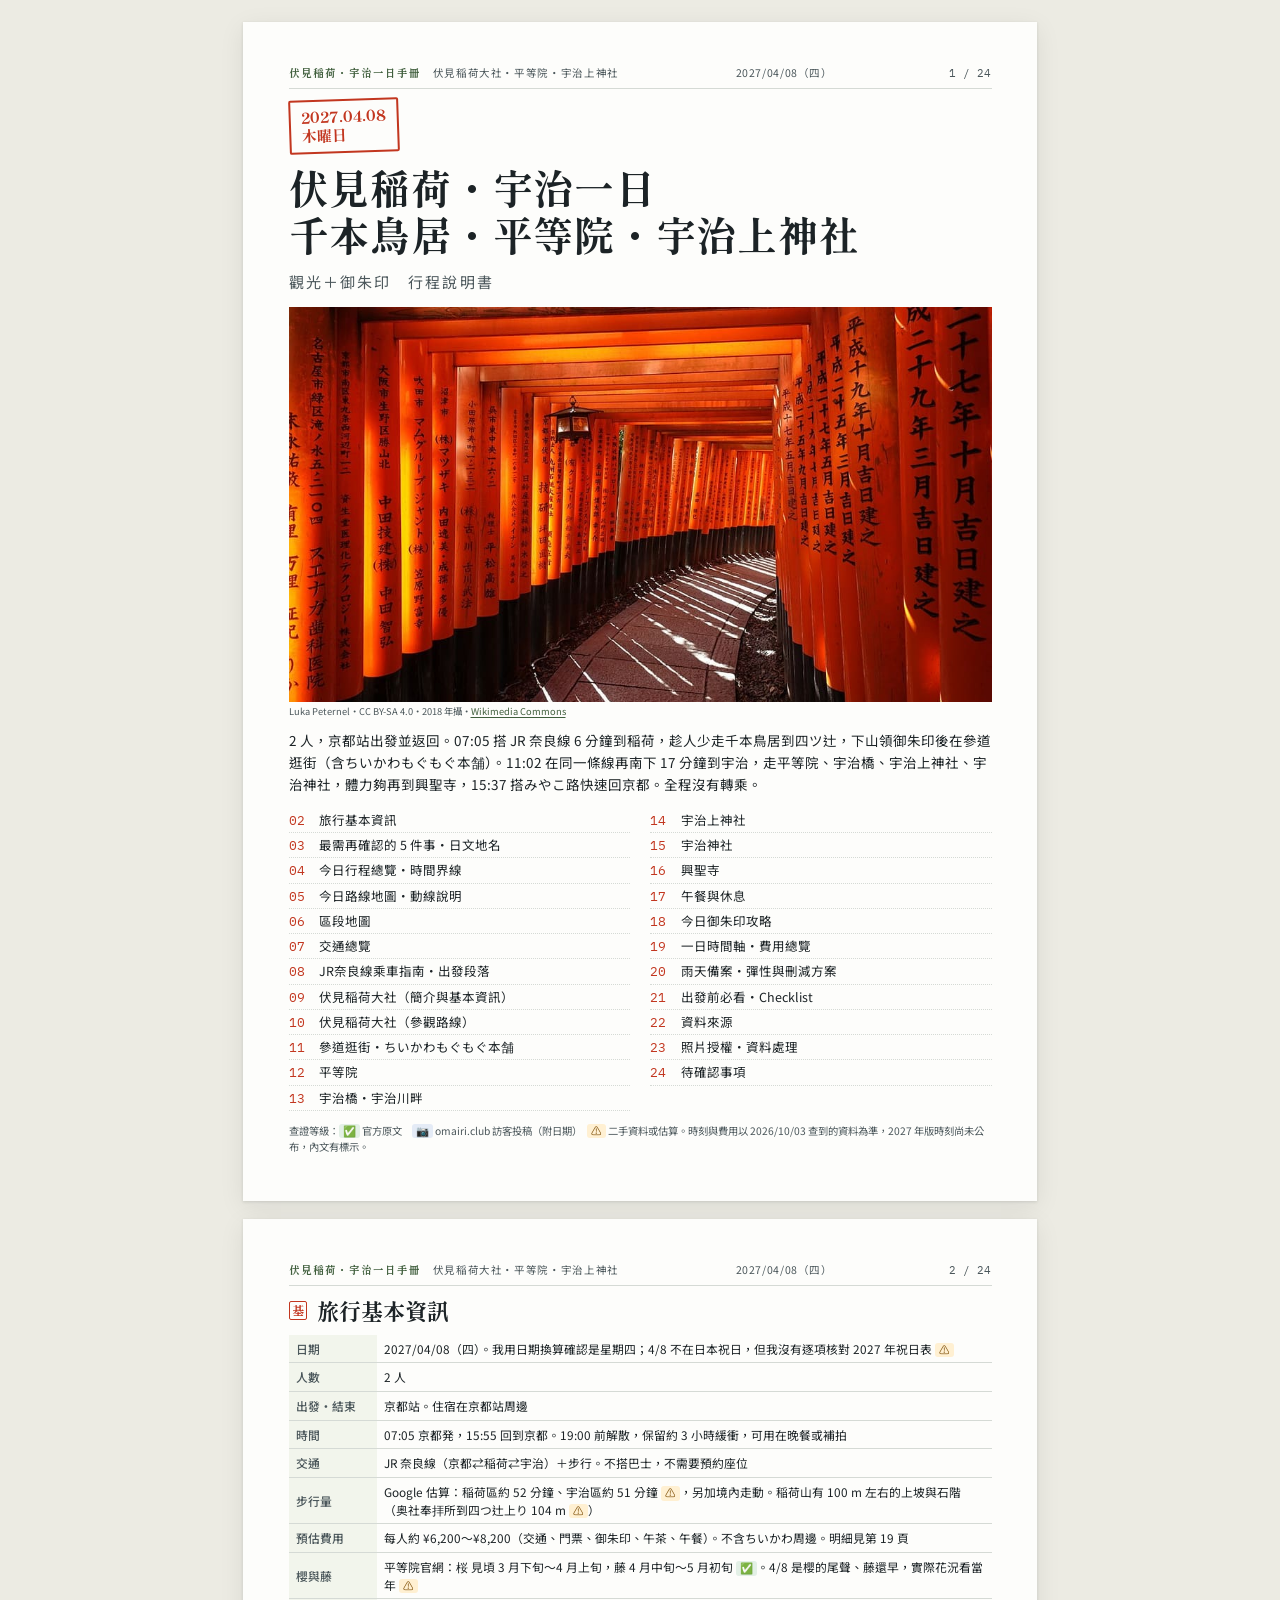
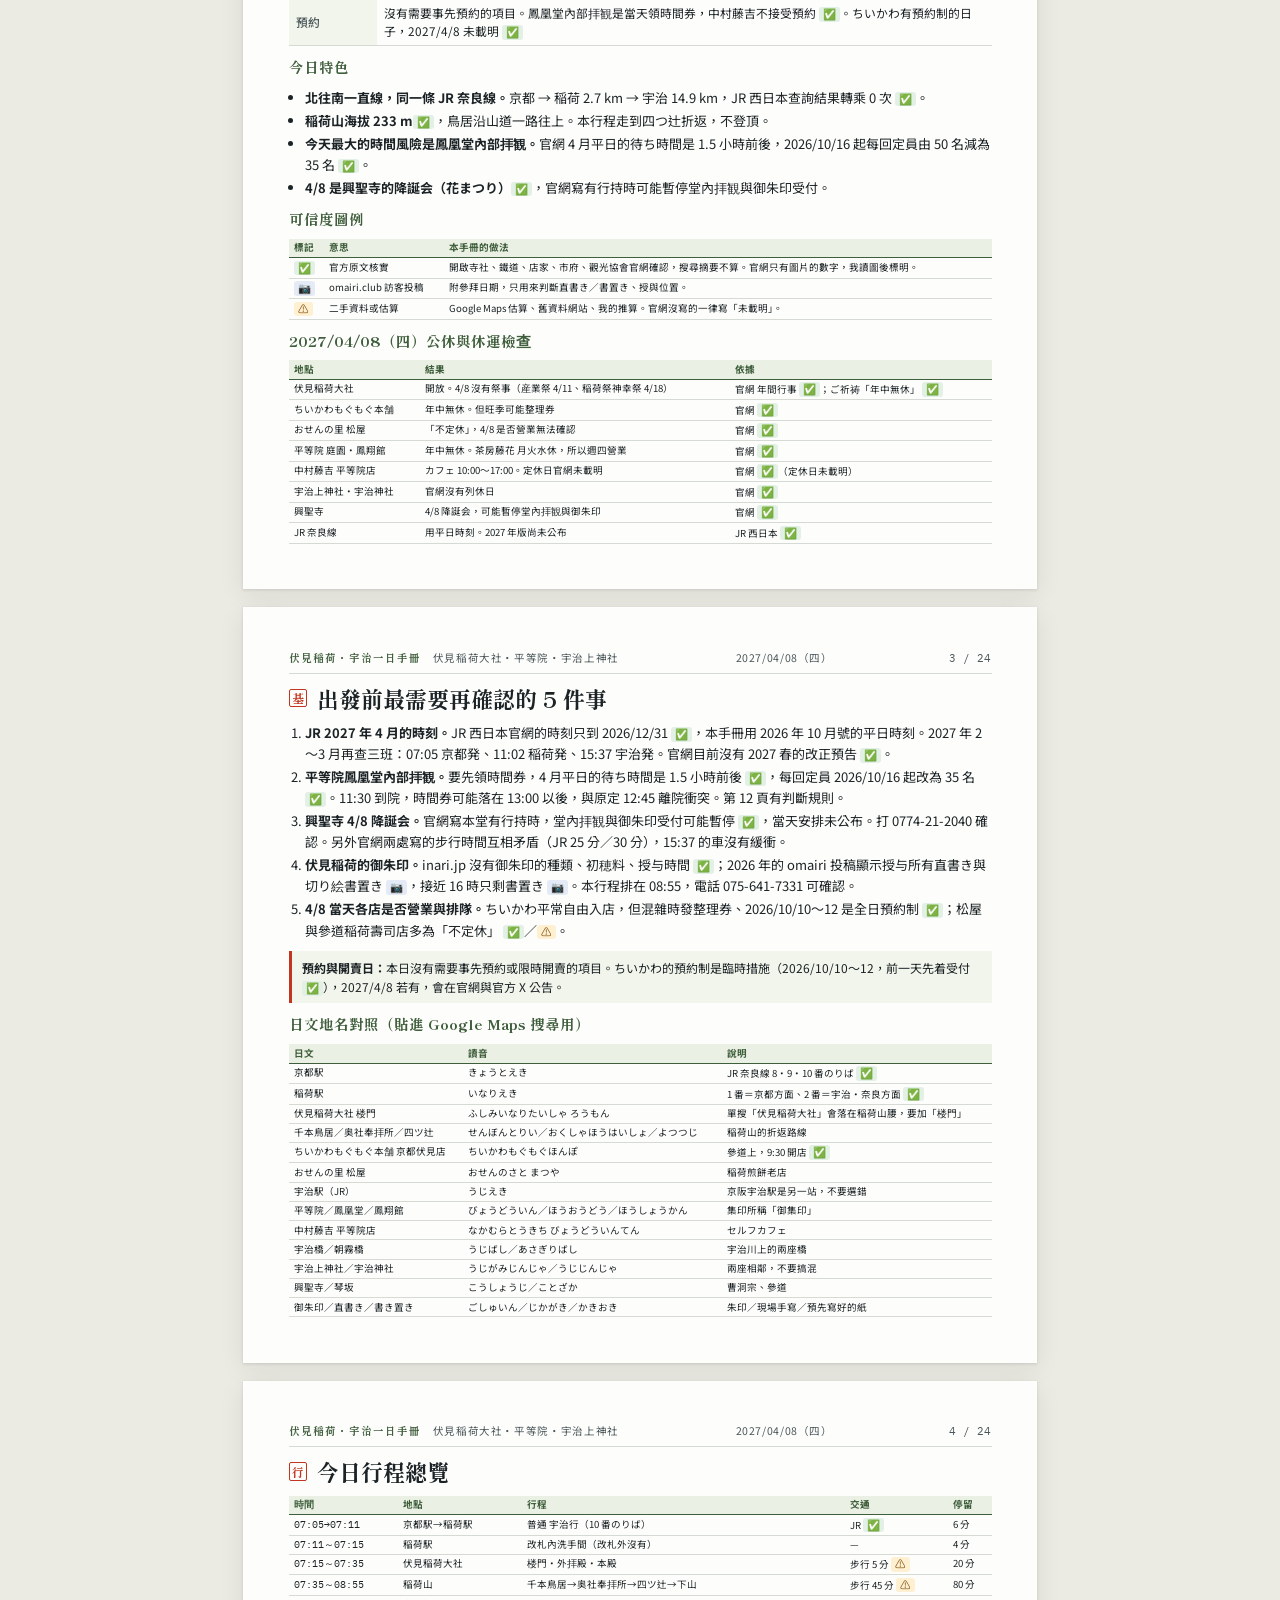
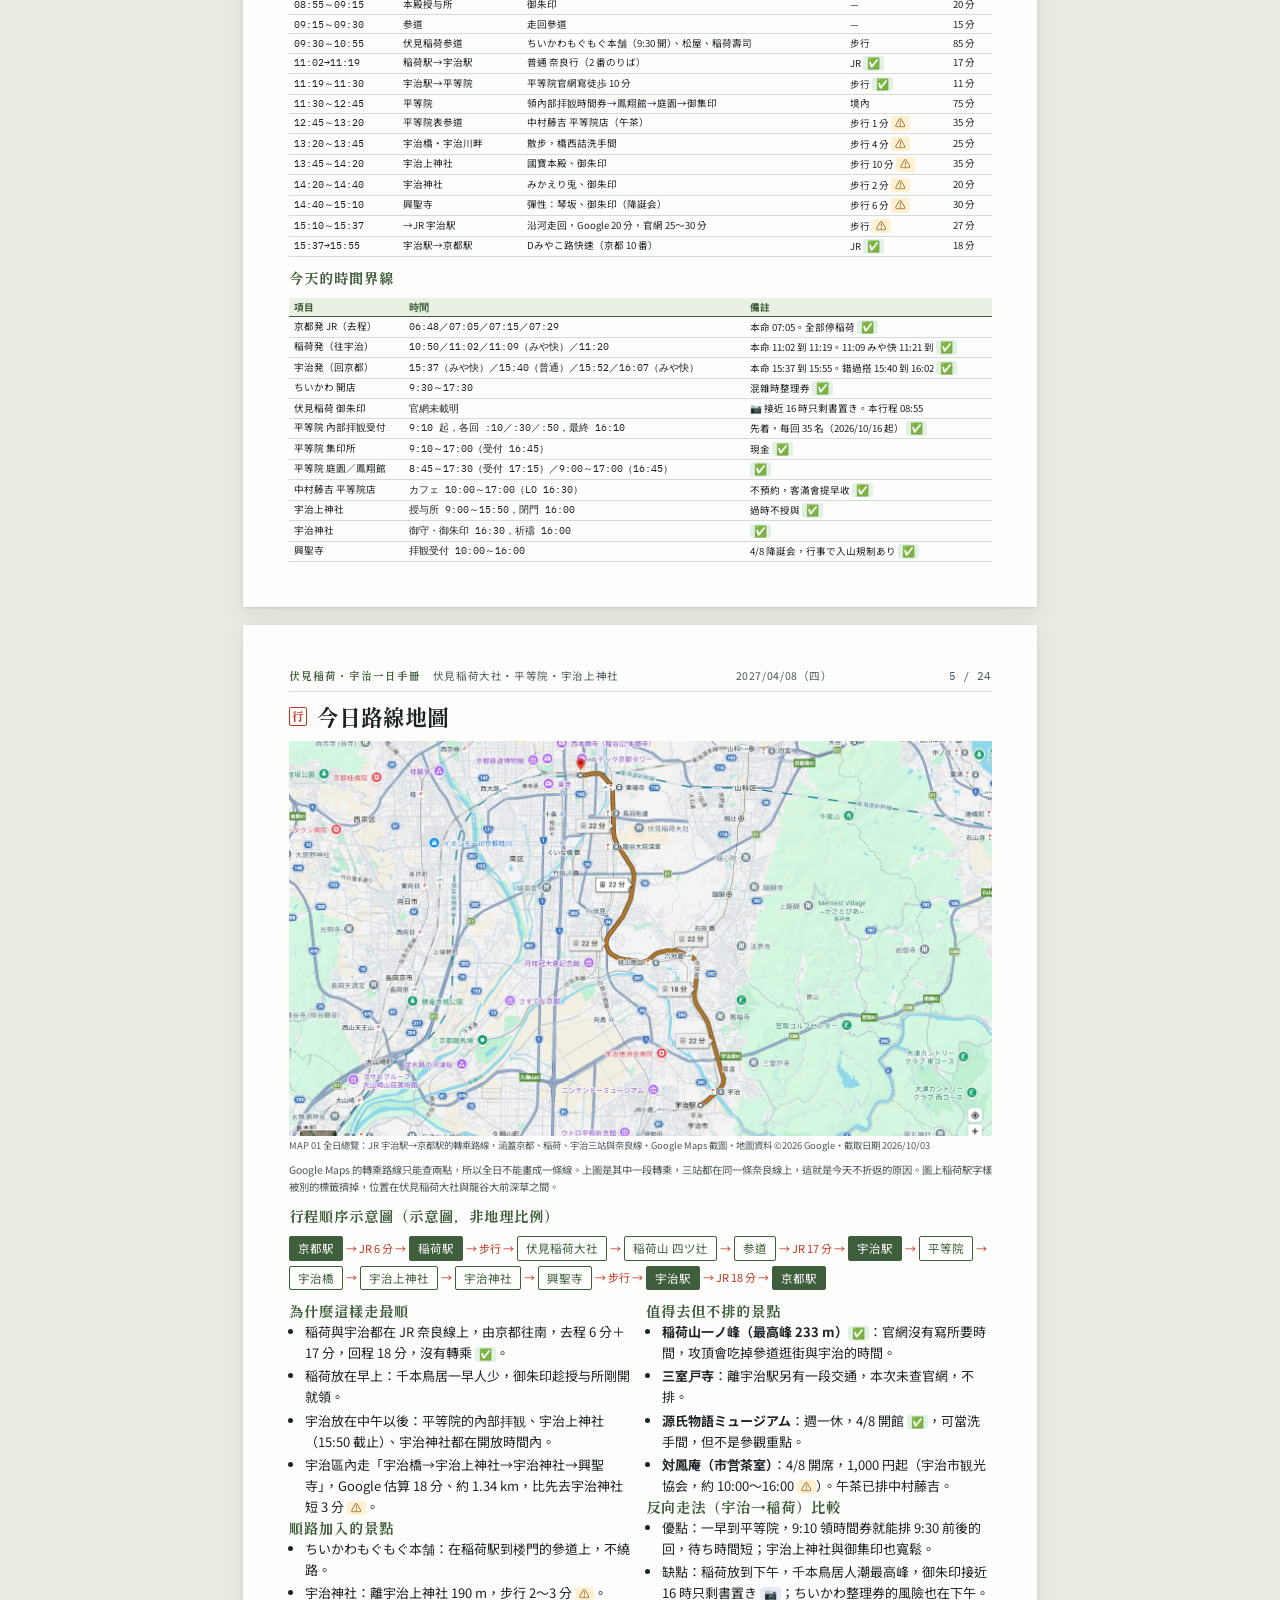
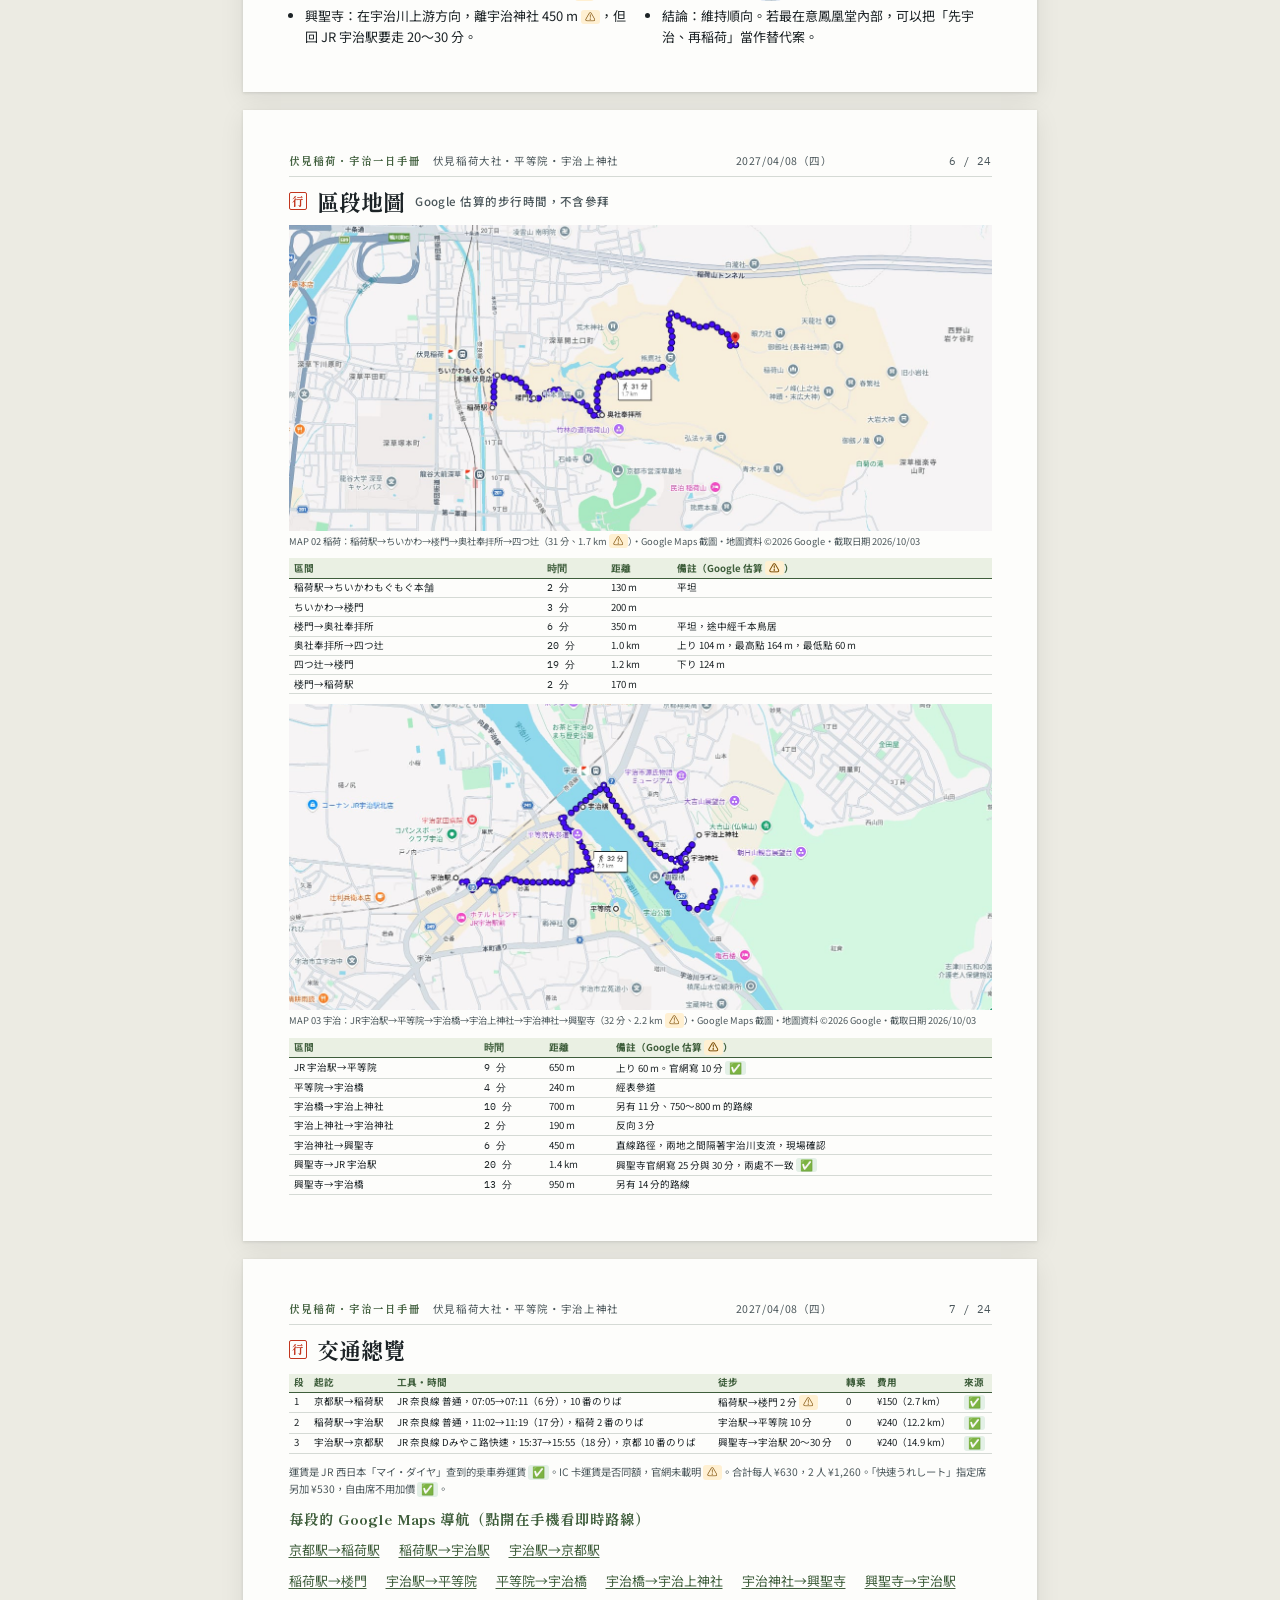
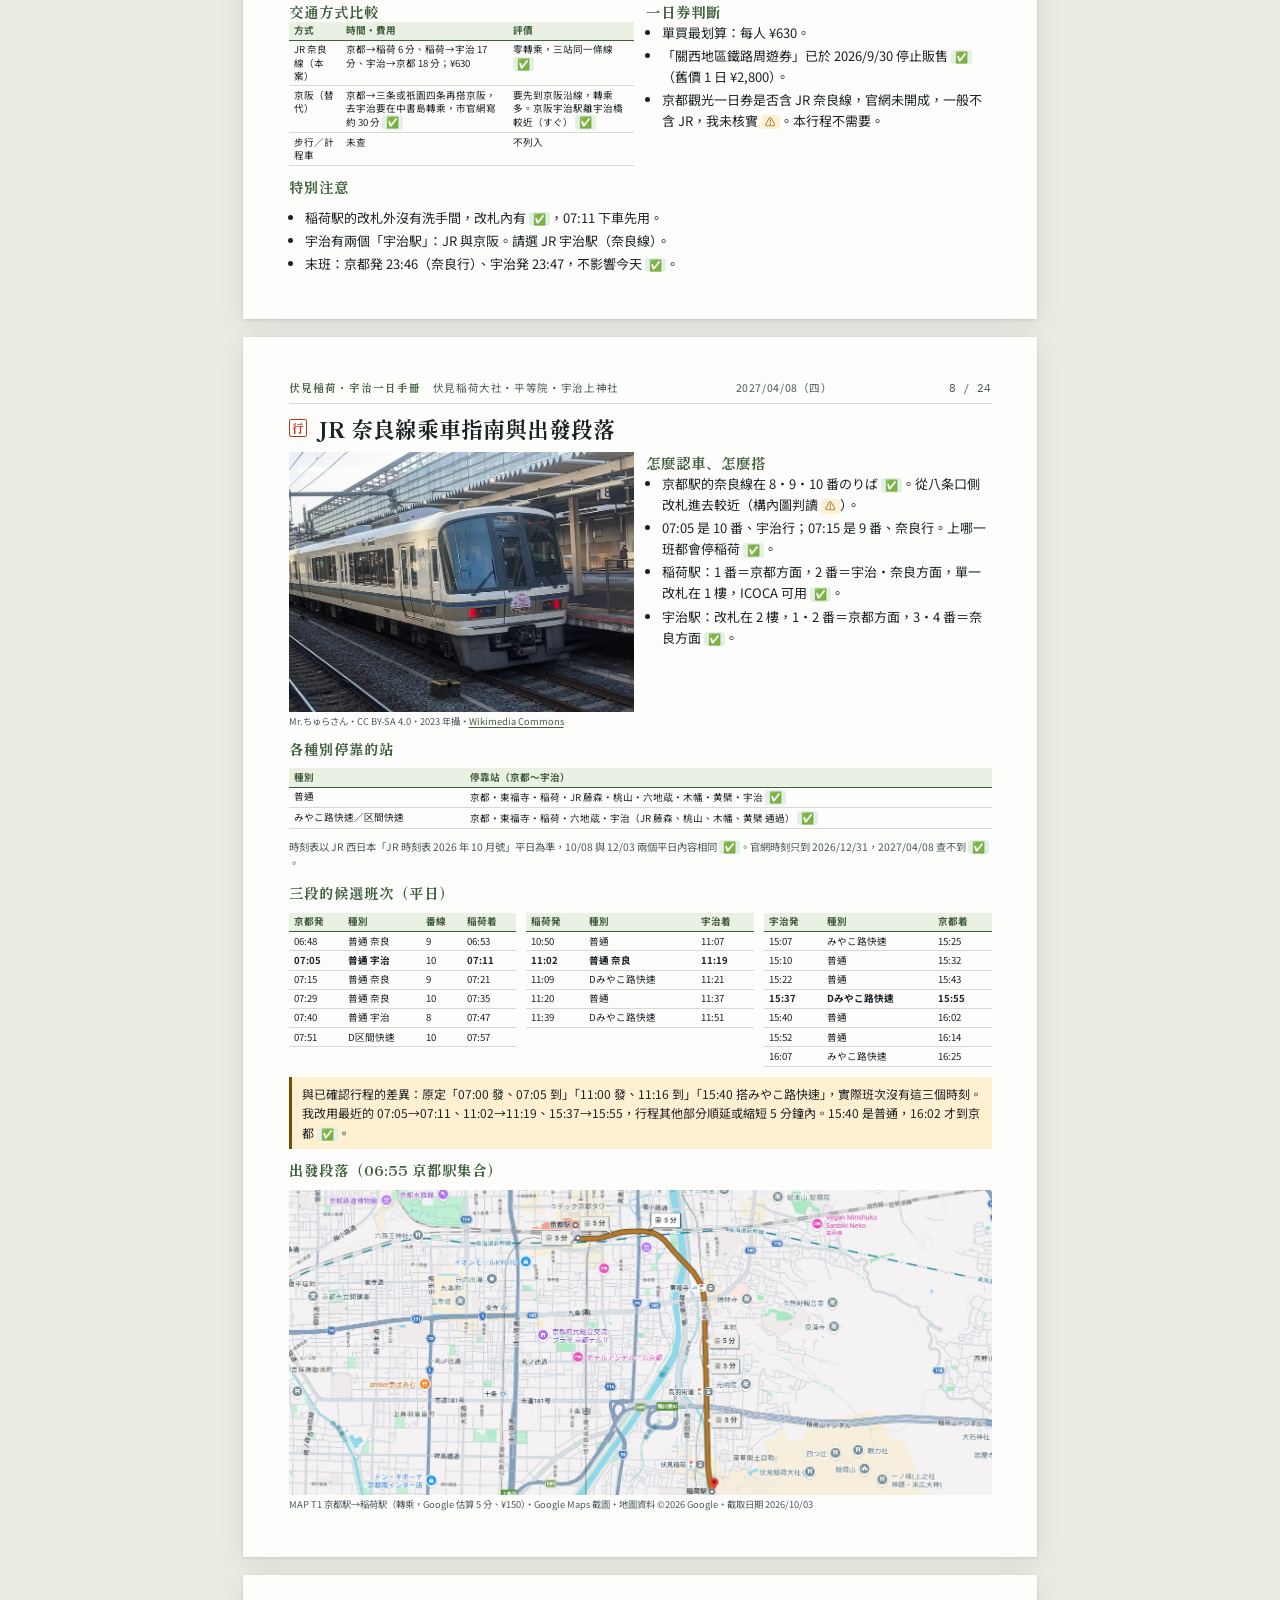
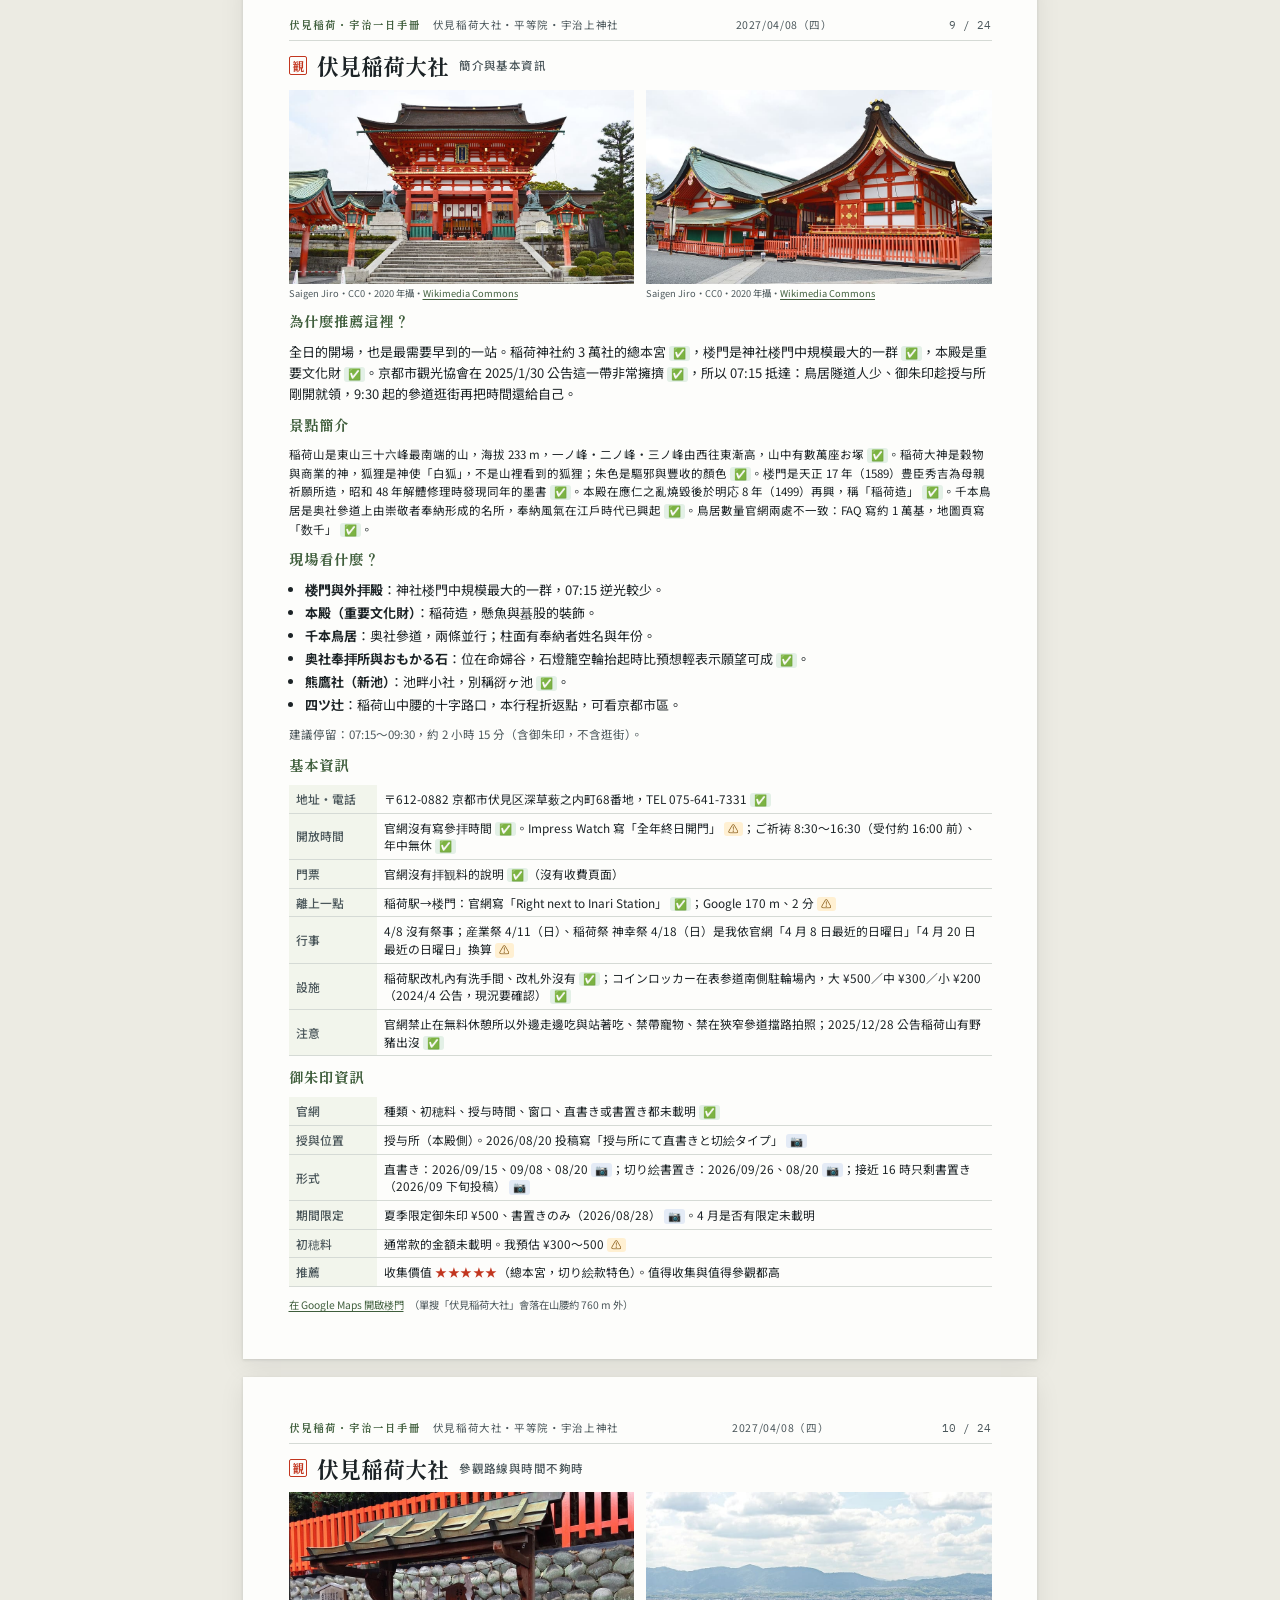
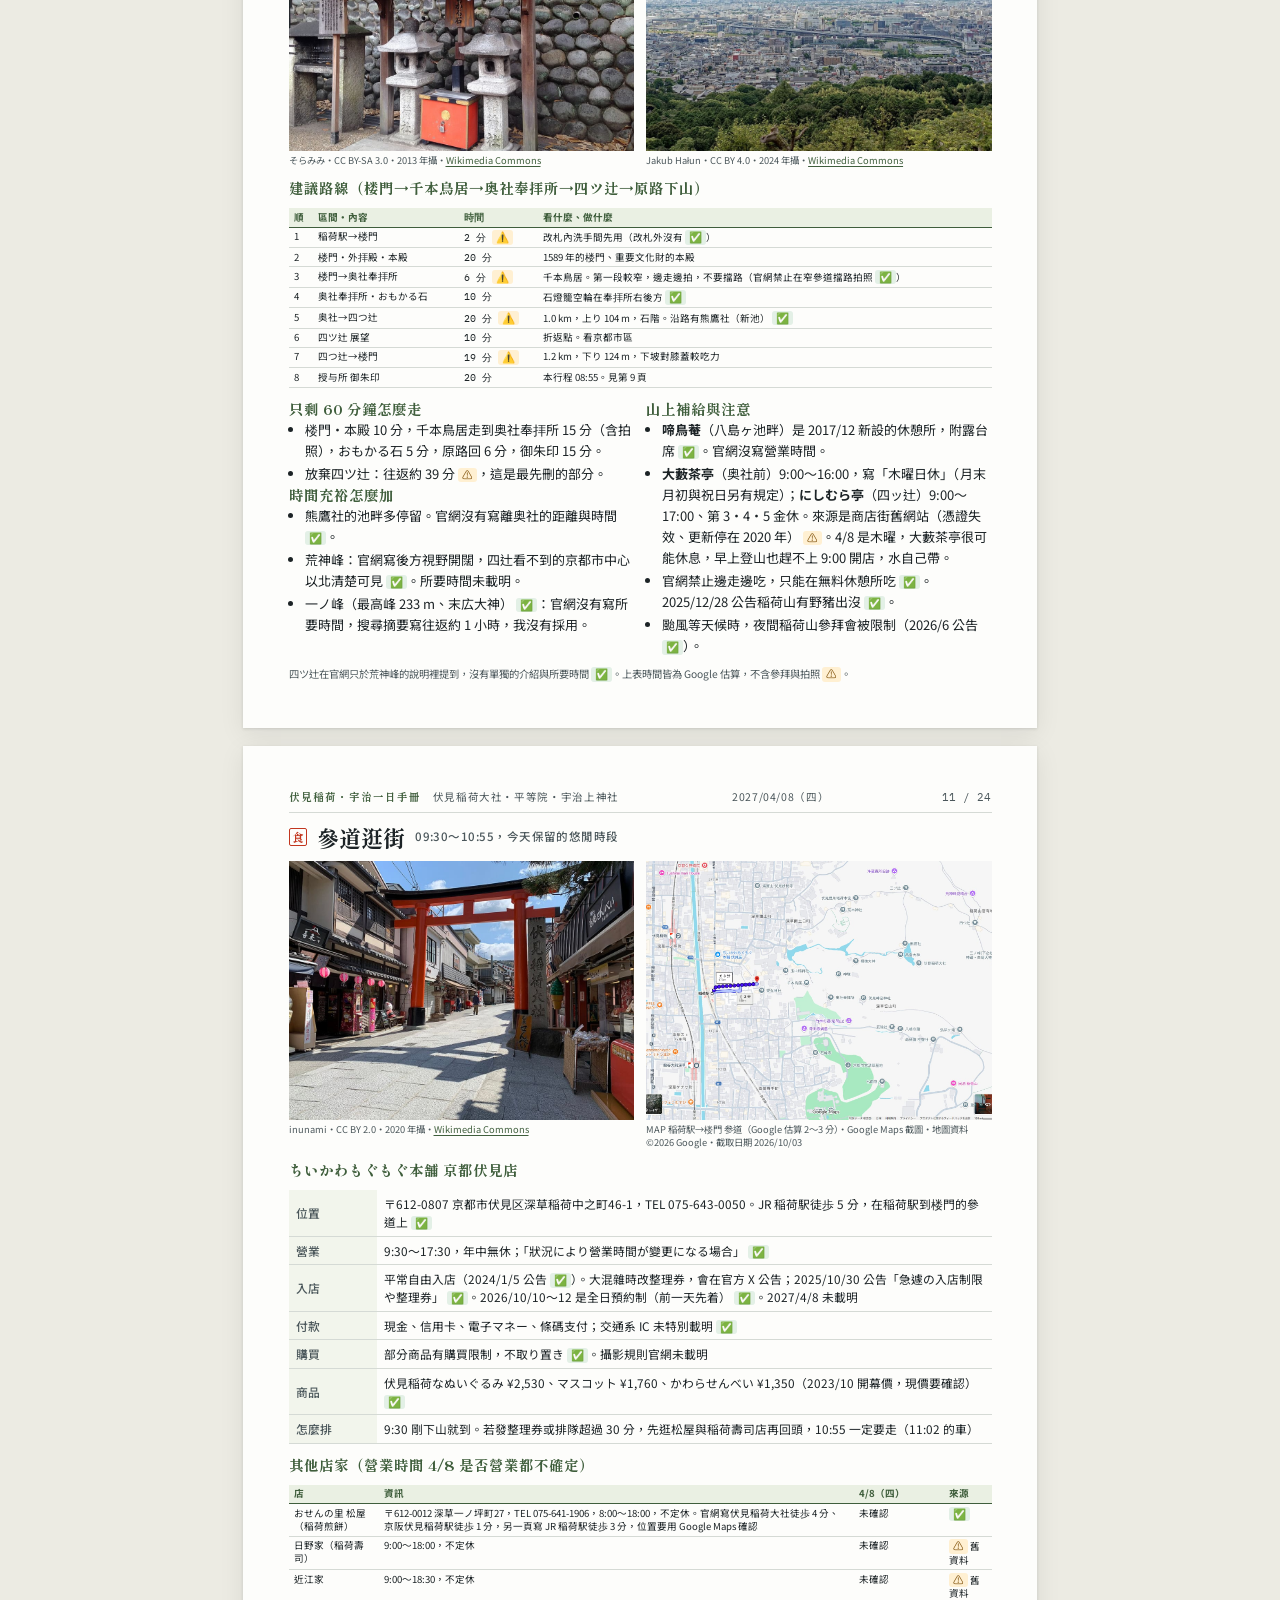
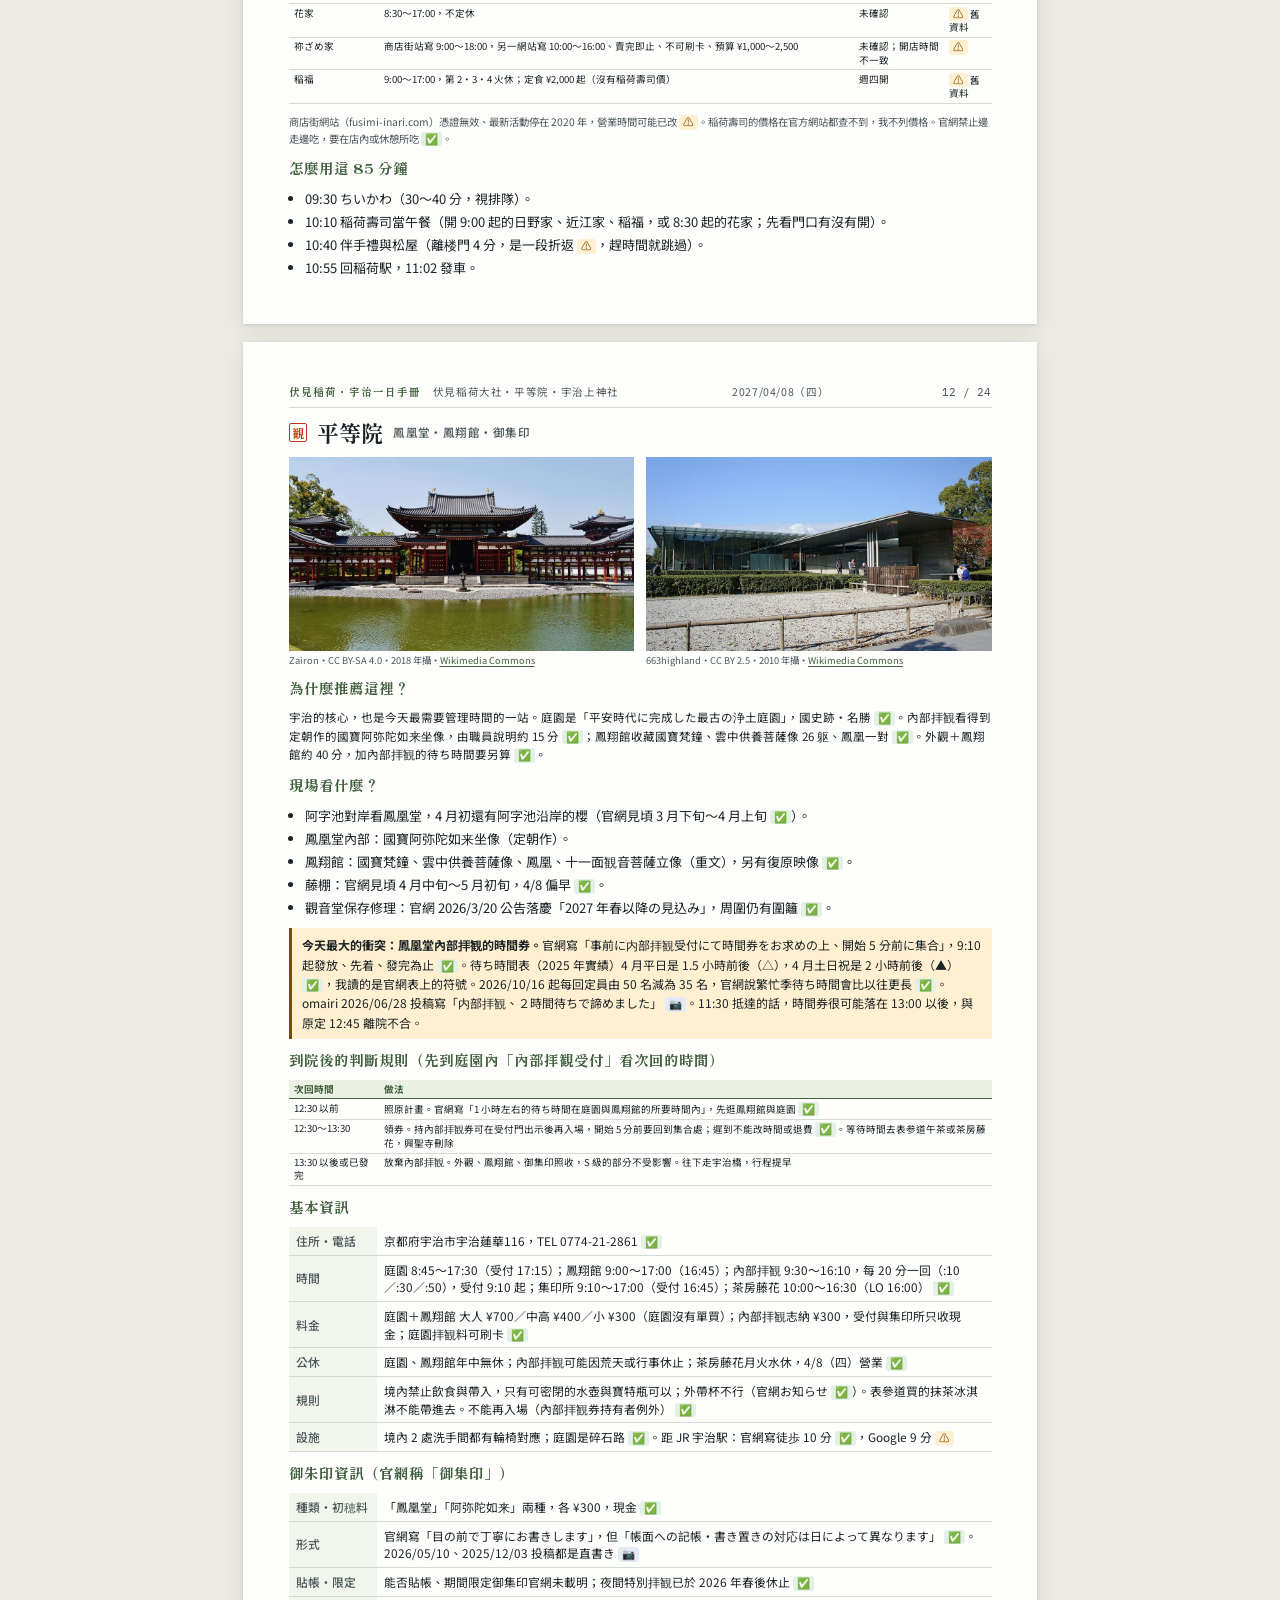
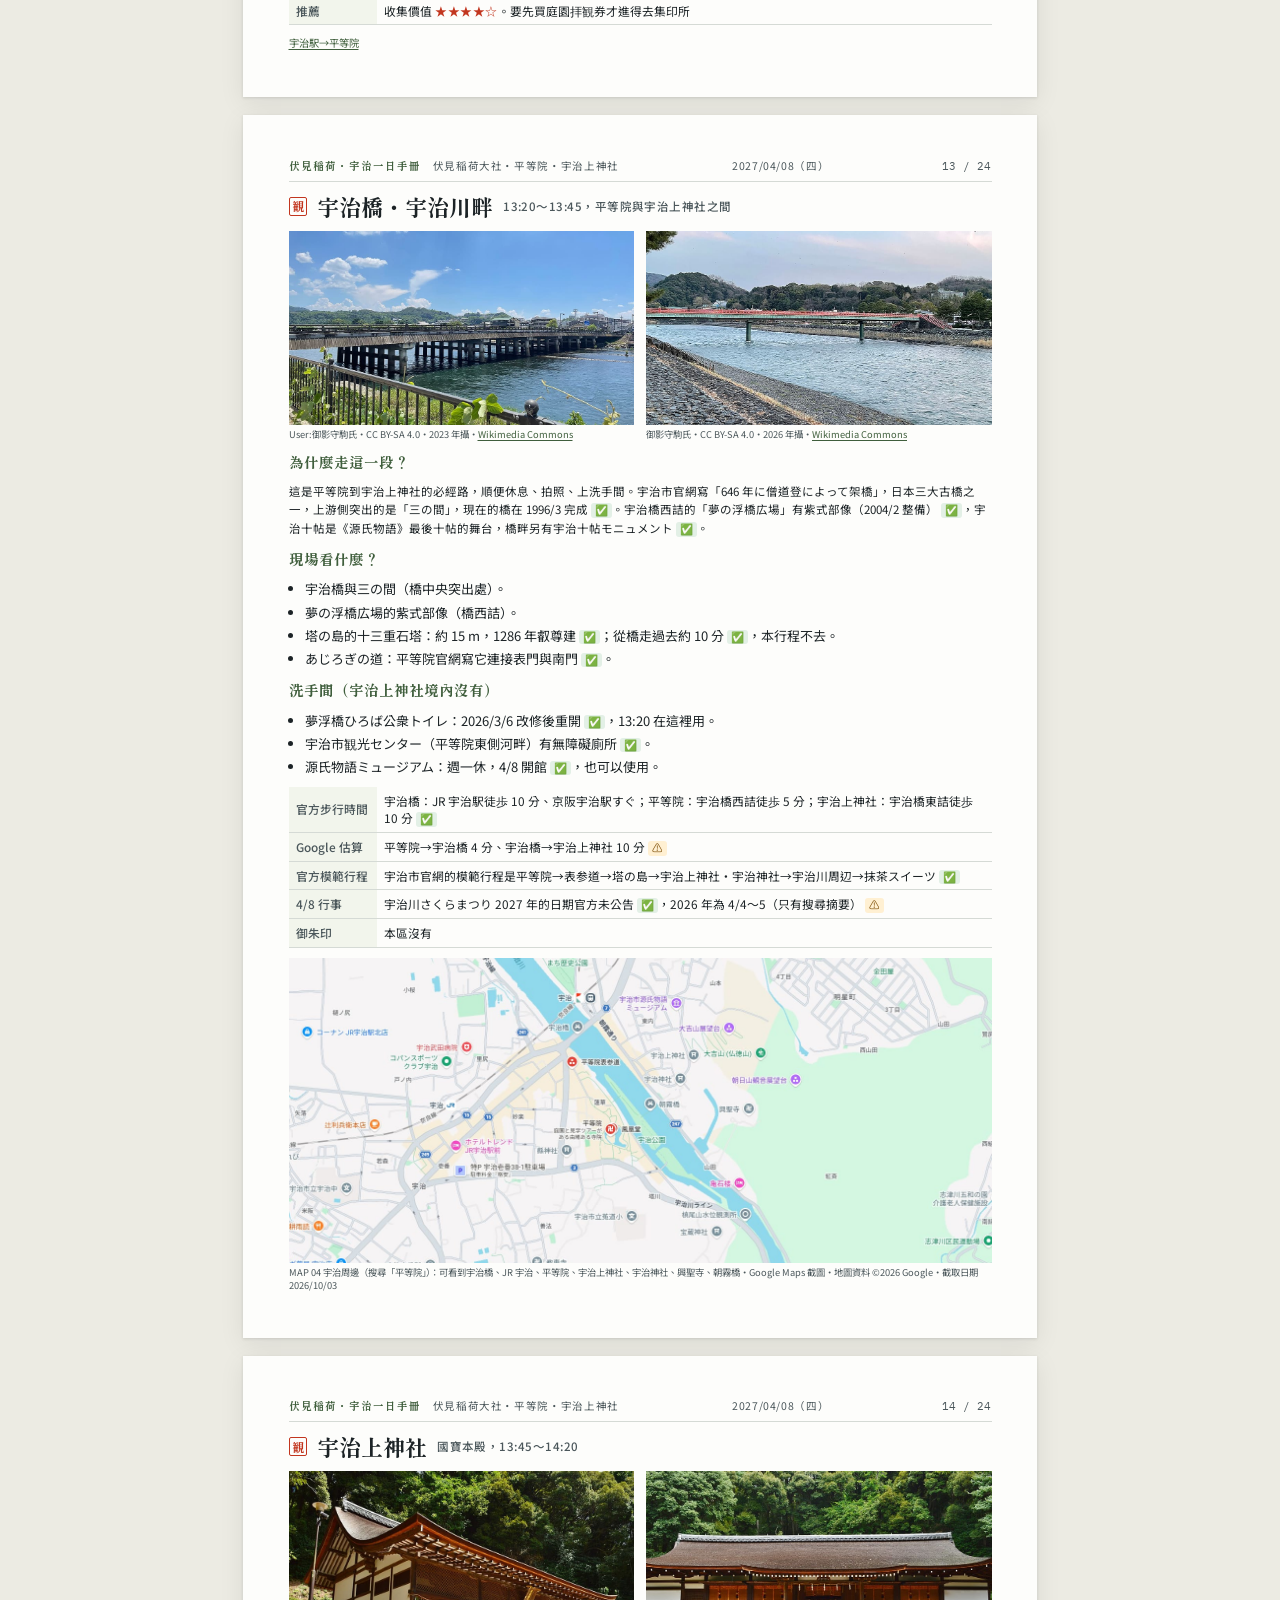
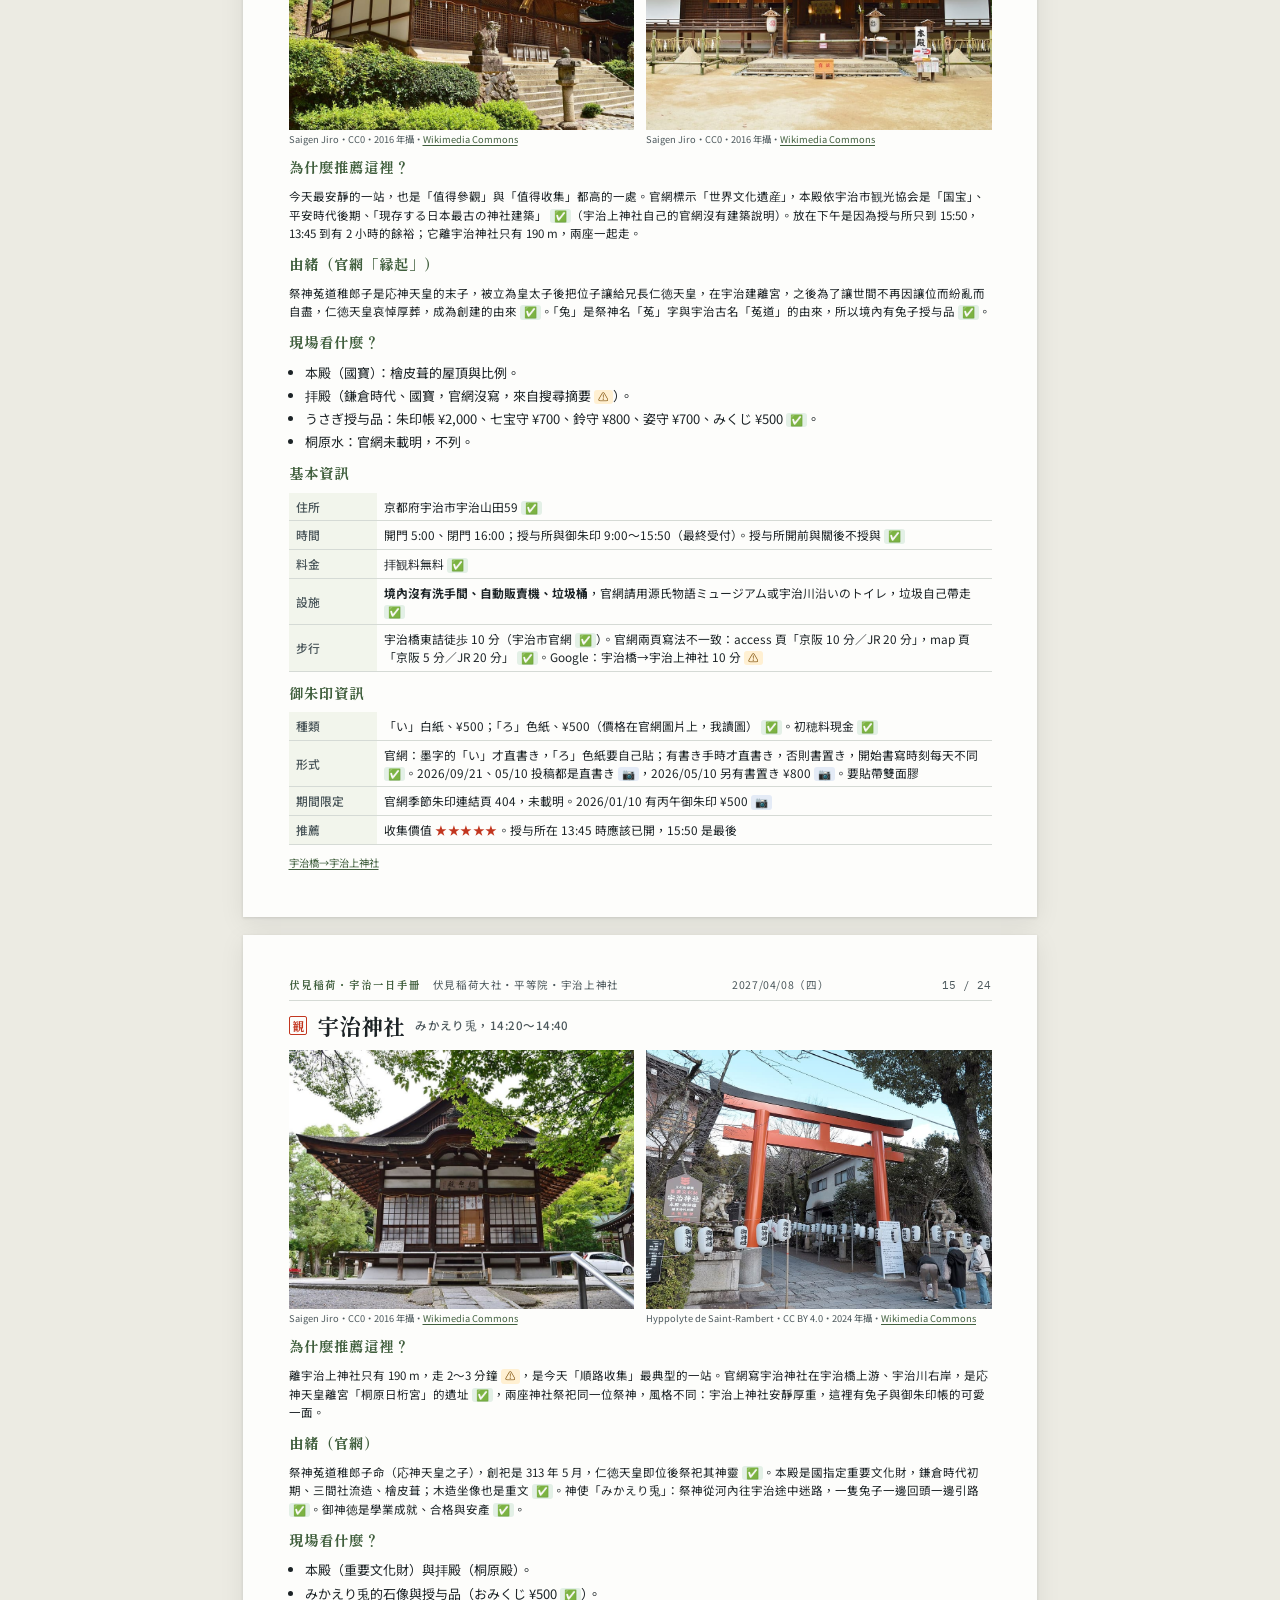
<file: inari-uji/index.html>
<!doctype html>
<html lang="zh-Hant">
<meta charset="utf-8">
<meta name="viewport" content="width=device-width,initial-scale=1">
<title>伏見稲荷宇治手冊</title>
<link rel="stylesheet" href="https://fonts.googleapis.com/css2?family=IBM+Plex+Mono:wght@400;500&family=Noto+Sans+TC:wght@400;500;700&family=Shippori+Mincho+B1:wght@600;800&display=swap">
<style>
/* Layout concept: A4 sheets like a travel-magazine spread; tea-green headings, vermilion seal marks used only as small category stamps. */
:root{
  --paper:#ECEBE3; --sheet:#FDFDFB; --ink:#1C2326; --ink2:#4B575B; --rule:#D5DAD5;
  --pine:#3F5E3C; --shu:#C2361F; --deer:#8A5C3B; --moss:#EAF0E3; --tint:#F2F5EC;
  --okbg:#E3F0E6; --okfg:#1E5A33; --phbg:#E4EBF6; --phfg:#264C86; --ngbg:#FFF0D2; --ngfg:#7A4A00;
  --shadow:0 1px 3px rgba(20,30,25,.12),0 6px 24px rgba(20,30,25,.08);
  --f-head:"Shippori Mincho B1","Hiragino Mincho ProN","Noto Serif TC","Yu Mincho",serif;
  --f-body:"Noto Sans TC","Hiragino Sans","Yu Gothic","Microsoft JhengHei",sans-serif;
  --f-mono:"IBM Plex Mono","SFMono-Regular",Consolas,monospace;
}
@media (prefers-color-scheme: dark){:root:not([data-theme="light"]){
  --paper:#12150F; --sheet:#1A2018; --ink:#E7ECE9; --ink2:#A6B2AD; --rule:#3A4433;
  --pine:#A5CB8C; --shu:#EE6E55; --deer:#D4A47A; --moss:#252D1F; --tint:#222A1D;
  --okbg:#1B3626; --okfg:#9ADAB0; --phbg:#1D2B45; --phfg:#A9C6F5; --ngbg:#3B2F12; --ngfg:#F2CD83;
  --shadow:0 1px 3px rgba(0,0,0,.5); color-scheme:dark}}
:root[data-theme="dark"]{
  --paper:#12150F; --sheet:#1A2018; --ink:#E7ECE9; --ink2:#A6B2AD; --rule:#3A4433;
  --pine:#A5CB8C; --shu:#EE6E55; --deer:#D4A47A; --moss:#252D1F; --tint:#222A1D;
  --okbg:#1B3626; --okfg:#9ADAB0; --phbg:#1D2B45; --phfg:#A9C6F5; --ngbg:#3B2F12; --ngfg:#F2CD83;
  --shadow:0 1px 3px rgba(0,0,0,.5); color-scheme:dark}

*{box-sizing:border-box}
body{background:var(--paper);color:var(--ink);font-family:var(--f-body);font-size:13px;line-height:1.62;padding-inline:12px;padding-block:14px}
a{color:var(--pine);text-decoration-thickness:1px;text-underline-offset:2px;overflow-wrap:anywhere}
a:focus-visible,input:focus-visible{outline:2px solid var(--shu);outline-offset:2px}
.sheet{width:min(210mm,100%);margin:0 auto 18px;background:var(--sheet);box-shadow:var(--shadow);padding:11mm 12mm 12mm;display:flex;flex-direction:column;gap:10px;position:relative;min-width:0}
.sheet>*{flex-shrink:0;min-width:0}
.hd{display:flex;justify-content:space-between;gap:12px;align-items:baseline;font-size:10.5px;letter-spacing:.06em;color:var(--ink2);border-bottom:1px solid var(--rule);padding-bottom:6px}
.hd .pg{font-family:var(--f-mono);letter-spacing:0;white-space:nowrap}
.hd b{font-family:var(--f-head);font-weight:800;color:var(--pine);letter-spacing:.1em}
h1,h2,h3{font-family:var(--f-head);color:var(--ink);text-wrap:balance;margin:0;line-height:1.3}
h2{font-size:22px;font-weight:800;display:flex;gap:10px;align-items:center;flex-wrap:wrap}
h2 small{font-family:var(--f-body);font-size:11.5px;font-weight:500;color:var(--ink2);letter-spacing:.04em}
h3{font-size:14.5px;font-weight:800;color:var(--pine);display:flex;align-items:center;gap:7px;margin-top:2px}
p{margin:0}
.seal{display:inline-flex;align-items:center;justify-content:center;width:1.55em;height:1.55em;border:1.5px solid var(--shu);color:var(--shu);font-style:normal;font-family:var(--f-head);font-weight:800;font-size:12px;line-height:1;flex:none;border-radius:2px}
.lead{font-size:13.5px;color:var(--ink)}
.mut{color:var(--ink2)}
.sm{font-size:11.5px}
.xs{font-size:10.3px;color:var(--ink2)}
.mono{font-family:var(--f-mono);font-variant-numeric:tabular-nums}
.t{display:inline-block;font-size:10.5px;line-height:1;padding:2px 4px;border-radius:3px;vertical-align:baseline;white-space:nowrap;font-style:normal}
.t.ok{background:var(--okbg);color:var(--okfg)}.t.ph{background:var(--phbg);color:var(--phfg)}.t.ng{background:var(--ngbg);color:var(--ngfg)}
.tw{overflow-x:auto;max-width:100%}
table{border-collapse:collapse;width:100%;font-size:11.8px;line-height:1.5}
th{background:var(--moss);color:var(--pine);text-align:left;font-weight:700;white-space:nowrap;padding:5px 7px;border-bottom:1.5px solid var(--pine)}
td{padding:5px 7px;border-bottom:1px solid var(--rule);vertical-align:top}
td.tm,th.tm{font-family:var(--f-mono);font-variant-numeric:tabular-nums;white-space:nowrap}
table.dense{font-size:9.6px;line-height:1.38}table.dense td,table.dense th{padding:2.5px 5px}
table.kv th{width:7.5em;background:var(--tint);border-bottom:1px solid var(--rule);color:var(--ink2);font-weight:500}
.grid2{display:grid;grid-template-columns:1fr 1fr;gap:12px}
.grid3{display:grid;grid-template-columns:repeat(3,1fr);gap:10px}
.cols{display:grid;grid-template-columns:1fr 1fr;gap:14px 18px}
@media (max-width:640px){.grid2,.grid3,.cols{grid-template-columns:1fr}.sheet{padding:16px}}
figure{margin:0;min-width:0}
figure img{display:block;width:100%;max-width:100%;object-fit:cover;aspect-ratio:3/2;background:var(--tint)}
figure.w img{aspect-ratio:16/9}figure.ww img{aspect-ratio:2.3/1}figure.map img{aspect-ratio:16/9;object-position:50% 45%}figure.sq img{aspect-ratio:4/3}
figcaption{font-size:9.3px;line-height:1.4;color:var(--ink2);padding-top:3px}
.box{background:var(--tint);border-left:3px solid var(--pine);padding:7px 10px;font-size:12px}
.box.warn{background:var(--ngbg);border-left-color:var(--ngfg);color:var(--ink)}
.box.shu{border-left-color:var(--shu)}
ul.l,ol.l{margin:0;padding-left:1.25em;display:flex;flex-direction:column;gap:2px}
ul.l.c{list-style:none;padding-left:0}
.chips{display:flex;flex-wrap:wrap;gap:5px 3px;align-items:center}
.chip{white-space:nowrap;border:1px solid var(--pine);color:var(--pine);padding:2px 8px;font-size:11.5px;border-radius:2px;background:var(--sheet)}
.chip.k{background:var(--pine);color:var(--sheet)}
.arr{color:var(--shu);font-size:11px}
.toc{columns:2;column-gap:20px;font-size:12.5px}
.toc a{display:flex;gap:8px;text-decoration:none;color:var(--ink);padding:2px 0;border-bottom:1px dotted var(--rule);break-inside:avoid}
.toc a span.n{font-family:var(--f-mono);color:var(--shu);min-width:1.8em}
.cover{display:flex;flex-direction:column;gap:12px}
.cover h1{font-size:40px;font-weight:800;line-height:1.18;letter-spacing:.02em}
.cover .sub{font-size:15px;color:var(--ink2);letter-spacing:.14em}
.stamp{display:inline-flex;flex-direction:column;border:2px solid var(--shu);color:var(--shu);font-family:var(--f-head);font-weight:800;padding:6px 10px;line-height:1.25;font-size:15px;align-self:flex-start;transform:rotate(-2deg);border-radius:2px}
.tl{display:flex;flex-direction:column;border-left:2px solid var(--pine);margin-left:6px}
.tl>div{display:grid;grid-template-columns:5.6em 1fr;gap:8px;padding:2px 0 5px 12px;position:relative;font-size:11.8px}
.tl>div::before{content:"";position:absolute;left:-6px;top:7px;width:9px;height:9px;background:var(--sheet);border:2px solid var(--shu);border-radius:50%}
.tl .tm{font-family:var(--f-mono);font-weight:500;color:var(--pine);white-space:nowrap}
.star{color:var(--shu);letter-spacing:.05em;white-space:nowrap}
label.ck{display:flex;gap:8px;align-items:flex-start;padding:2px 0;font-size:12px;cursor:pointer}
label.ck input{margin-top:3px;accent-color:var(--shu)}
.ckgrp{display:flex;flex-direction:column;gap:0}
.kpi{display:grid;grid-template-columns:repeat(4,1fr);gap:8px}
.kpi div{border:1px solid var(--rule);padding:6px 8px;background:var(--tint)}
.kpi b{display:block;font-family:var(--f-mono);font-size:15px;color:var(--pine)}
.kpi span{font-size:10.5px;color:var(--ink2)}
@media (max-width:640px){.kpi{grid-template-columns:1fr 1fr}.toc{columns:1}.cover h1{font-size:30px}}

@media print{
  :root,:root[data-theme="dark"],:root:not([data-theme="light"]){
    --paper:#fff; --sheet:#fff; --ink:#1C2326; --ink2:#4B575B; --rule:#D5DAD5; --pine:#3F5E3C; --shu:#C2361F; --deer:#8A5C3B; --moss:#EAF0E3; --tint:#F2F5EC;
    --okbg:#E3F0E6; --okfg:#1E5A33; --phbg:#E4EBF6; --phfg:#264C86; --ngbg:#FFF0D2; --ngfg:#7A4A00; --shadow:none; color-scheme:light}
  @page{size:A4;margin:0}
  html,body{background:#fff}
  body{padding:0;-webkit-print-color-adjust:exact;print-color-adjust:exact}
  .sheet{width:210mm;height:297mm;margin:0;padding:10mm 12mm 9mm;box-shadow:none;overflow:hidden;break-after:page;page-break-after:always;gap:7px;font-size:calc(12.2px*var(--k,1));line-height:1.52}
  .sheet:last-child{break-after:auto;page-break-after:auto}
  .hd{font-size:.86em}
  table{font-size:.94em}table.dense{font-size:.84em}
  h2{font-size:1.65em}h2 small{font-size:.52em}h3{font-size:1.08em}
  .lead{font-size:1.05em}.box{font-size:.95em;padding:5px 9px}
  .tl>div{font-size:.95em;padding-bottom:3px}
  .sm{font-size:.92em}.xs{font-size:.84em}
  figcaption{font-size:.74em}
  .t{font-size:.84em}
  .cover h1{font-size:3.2em}.cover .sub{font-size:1.2em}
  .tw{overflow:visible}
}
</style>
<main>
<section class="sheet" id="p1" aria-label="第 1 頁 封面・目錄">
<header class="hd"><span><b>伏見稲荷・宇治一日手冊</b>　伏見稲荷大社・平等院・宇治上神社</span><span>2027/04/08（四）</span><span class="pg">1 / 24</span></header>

<div class="cover">
  <div class="stamp"><span>2027.04.08</span><span>木曜日</span></div>
  <h1>伏見稲荷・宇治一日<br>千本鳥居・平等院・宇治上神社</h1>
  <div class="sub">觀光＋御朱印　行程說明書</div>
  <figure class="w"><img src="img/senbon.jpg" alt="伏見稲荷大社 千本鳥居" width="1000" style="object-position:50% 55%"><figcaption>Luka Peternel・CC BY-SA 4.0・2018 年攝・<a href="https://commons.wikimedia.org/wiki/File:Fushimi-Inari-Shrine-Senbon-Torii-2018-Luka-Peternel.jpg">Wikimedia Commons</a></figcaption></figure>
  <p class="lead">2 人，京都站出發並返回。07:05 搭 JR 奈良線 6 分鐘到稲荷，趁人少走千本鳥居到四ツ辻，下山領御朱印後在參道逛街（含ちいかわもぐもぐ本舗）。11:02 在同一條線再南下 17 分鐘到宇治，走平等院、宇治橋、宇治上神社、宇治神社，體力夠再到興聖寺，15:37 搭みやこ路快速回京都。全程沒有轉乘。</p>
  <div class="toc"><a href="#p2"><span class="n">02</span><span>旅行基本資訊</span></a><a href="#p3"><span class="n">03</span><span>最需再確認的 5 件事・日文地名</span></a><a href="#p4"><span class="n">04</span><span>今日行程總覽・時間界線</span></a><a href="#p5"><span class="n">05</span><span>今日路線地圖・動線說明</span></a><a href="#p6"><span class="n">06</span><span>區段地圖</span></a><a href="#p7"><span class="n">07</span><span>交通總覽</span></a><a href="#p8"><span class="n">08</span><span>JR奈良線乘車指南・出發段落</span></a><a href="#p9"><span class="n">09</span><span>伏見稲荷大社（簡介與基本資訊）</span></a><a href="#p10"><span class="n">10</span><span>伏見稲荷大社（參觀路線）</span></a><a href="#p11"><span class="n">11</span><span>參道逛街・ちいかわもぐもぐ本舗</span></a><a href="#p12"><span class="n">12</span><span>平等院</span></a><a href="#p13"><span class="n">13</span><span>宇治橋・宇治川畔</span></a><a href="#p14"><span class="n">14</span><span>宇治上神社</span></a><a href="#p15"><span class="n">15</span><span>宇治神社</span></a><a href="#p16"><span class="n">16</span><span>興聖寺</span></a><a href="#p17"><span class="n">17</span><span>午餐與休息</span></a><a href="#p18"><span class="n">18</span><span>今日御朱印攻略</span></a><a href="#p19"><span class="n">19</span><span>一日時間軸・費用總覽</span></a><a href="#p20"><span class="n">20</span><span>雨天備案・彈性與刪減方案</span></a><a href="#p21"><span class="n">21</span><span>出發前必看・Checklist</span></a><a href="#p22"><span class="n">22</span><span>資料來源</span></a><a href="#p23"><span class="n">23</span><span>照片授權・資料處理</span></a><a href="#p24"><span class="n">24</span><span>待確認事項</span></a></div>
  <p class="xs">查證等級：<i class="t ok">✅</i> 官方原文　<i class="t ph">📷</i> omairi.club 訪客投稿（附日期）　<i class="t ng">⚠️</i> 二手資料或估算。時刻與費用以 2026/10/03 查到的資料為準，2027 年版時刻尚未公布，內文有標示。</p>
</div>
</section>
<section class="sheet" id="p2" aria-label="第 2 頁 旅行基本資訊">
<header class="hd"><span><b>伏見稲荷・宇治一日手冊</b>　伏見稲荷大社・平等院・宇治上神社</span><span>2027/04/08（四）</span><span class="pg">2 / 24</span></header>

<h2><i class="seal">基</i>旅行基本資訊</h2>
<div class="tw"><table class="kv "><tbody><tr><th>日期</th><td>2027/04/08（四）。我用日期換算確認是星期四；4/8 不在日本祝日，但我沒有逐項核對 2027 年祝日表 <i class="t ng">⚠️</i></td></tr><tr><th>人數</th><td>2 人</td></tr><tr><th>出發・結束</th><td>京都站。住宿在京都站周邊</td></tr><tr><th>時間</th><td>07:05 京都発，15:55 回到京都。19:00 前解散，保留約 3 小時緩衝，可用在晚餐或補拍</td></tr><tr><th>交通</th><td>JR 奈良線（京都⇄稲荷⇄宇治）＋步行。不搭巴士，不需要預約座位</td></tr><tr><th>步行量</th><td>Google 估算：稲荷區約 52 分鐘、宇治區約 51 分鐘 <i class="t ng">⚠️</i>，另加境內走動。稲荷山有 100 m 左右的上坡與石階（奥社奉拝所到四つ辻上り 104 m <i class="t ng">⚠️</i>）</td></tr><tr><th>預估費用</th><td>每人約 ¥6,200～¥8,200（交通、門票、御朱印、午茶、午餐）。不含ちいかわ周邊。明細見第 19 頁</td></tr><tr><th>櫻與藤</th><td>平等院官網：桜 見頃 3 月下旬～4 月上旬，藤 4 月中旬～5 月初旬 <i class="t ok">✅</i>。4/8 是櫻的尾聲、藤還早，實際花況看當年 <i class="t ng">⚠️</i></td></tr><tr><th>預約</th><td>沒有需要事先預約的項目。鳳凰堂內部拝観是當天領時間券，中村藤吉不接受預約 <i class="t ok">✅</i>。ちいかわ有預約制的日子，2027/4/8 未載明 <i class="t ok">✅</i></td></tr></tbody></table></div>
<h3>今日特色</h3>
<ul class="l "><li><b>北往南一直線，同一條 JR 奈良線。</b>京都 → 稲荷 2.7 km → 宇治 14.9 km，JR 西日本查詢結果轉乘 0 次 <i class="t ok">✅</i>。</li><li><b>稲荷山海拔 233 m</b><i class="t ok">✅</i>，鳥居沿山道一路往上。本行程走到四つ辻折返，不登頂。</li><li><b>今天最大的時間風險是鳳凰堂內部拝観。</b>官網 4 月平日的待ち時間是 1.5 小時前後，2026/10/16 起每回定員由 50 名減為 35 名 <i class="t ok">✅</i>。</li><li><b>4/8 是興聖寺的降誕会（花まつり）</b><i class="t ok">✅</i>，官網寫有行持時可能暫停堂內拝観與御朱印受付。</li></ul>
<h3>可信度圖例</h3>
<div class="tw"><table class="dense"><thead><tr><th>標記</th><th>意思</th><th>本手冊的做法</th></tr></thead><tbody>
<tr><td><i class="t ok">✅</i></td><td>官方原文核實</td><td>開啟寺社、鐵道、店家、市府、觀光協會官網確認，搜尋摘要不算。官網只有圖片的數字，我讀圖後標明。</td></tr>
<tr><td><i class="t ph">📷</i></td><td>omairi.club 訪客投稿</td><td>附參拜日期，只用來判斷直書き／書置き、授與位置。</td></tr>
<tr><td><i class="t ng">⚠️</i></td><td>二手資料或估算</td><td>Google Maps 估算、舊資料網站、我的推算。官網沒寫的一律寫「未載明」。</td></tr>
</tbody></table></div>
<h3>2027/04/08（四）公休與休運檢查</h3>
<div class="tw"><table class="dense"><thead><tr><th>地點</th><th>結果</th><th>依據</th></tr></thead><tbody><tr><td>伏見稲荷大社</td><td>開放。4/8 沒有祭事（産業祭 4/11、稲荷祭神幸祭 4/18）</td><td>官網 年間行事 <i class="t ok">✅</i>；ご祈祷「年中無休」 <i class="t ok">✅</i></td></tr><tr><td>ちいかわもぐもぐ本舗</td><td>年中無休。但旺季可能整理券</td><td>官網 <i class="t ok">✅</i></td></tr><tr><td>おせんの里 松屋</td><td>「不定休」，4/8 是否營業無法確認</td><td>官網 <i class="t ok">✅</i></td></tr><tr><td>平等院 庭園・鳳翔館</td><td>年中無休。茶房藤花 月火水休，所以週四營業</td><td>官網 <i class="t ok">✅</i></td></tr><tr><td>中村藤吉 平等院店</td><td>カフェ 10:00～17:00。定休日官網未載明</td><td>官網 <i class="t ok">✅</i>（定休日未載明）</td></tr><tr><td>宇治上神社・宇治神社</td><td>官網沒有列休日</td><td>官網 <i class="t ok">✅</i></td></tr><tr><td>興聖寺</td><td>4/8 降誕会，可能暫停堂內拝観與御朱印</td><td>官網 <i class="t ok">✅</i></td></tr><tr><td>JR 奈良線</td><td>用平日時刻。2027 年版尚未公布</td><td>JR 西日本 <i class="t ok">✅</i></td></tr></tbody></table></div>

</section>
<section class="sheet" id="p3" aria-label="第 3 頁 最需再確認的 5 件事・日文地名">
<header class="hd"><span><b>伏見稲荷・宇治一日手冊</b>　伏見稲荷大社・平等院・宇治上神社</span><span>2027/04/08（四）</span><span class="pg">3 / 24</span></header>

<h2><i class="seal">基</i>出發前最需要再確認的 5 件事</h2>
<ol class="l"><li><b>JR 2027 年 4 月的時刻。</b>JR 西日本官網的時刻只到 2026/12/31 <i class="t ok">✅</i>，本手冊用 2026 年 10 月號的平日時刻。2027 年 2～3 月再查三班：07:05 京都発、11:02 稲荷発、15:37 宇治発。官網目前沒有 2027 春的改正預告 <i class="t ok">✅</i>。</li><li><b>平等院鳳凰堂內部拝観。</b>要先領時間券，4 月平日的待ち時間是 1.5 小時前後 <i class="t ok">✅</i>，每回定員 2026/10/16 起改為 35 名 <i class="t ok">✅</i>。11:30 到院，時間券可能落在 13:00 以後，與原定 12:45 離院衝突。第 12 頁有判斷規則。</li><li><b>興聖寺 4/8 降誕会。</b>官網寫本堂有行持時，堂內拝観與御朱印受付可能暫停 <i class="t ok">✅</i>，當天安排未公布。打 0774-21-2040 確認。另外官網兩處寫的步行時間互相矛盾（JR 25 分／30 分），15:37 的車沒有緩衝。</li><li><b>伏見稲荷的御朱印。</b>inari.jp 沒有御朱印的種類、初穂料、授与時間 <i class="t ok">✅</i>；2026 年的 omairi 投稿顯示授与所有直書き與切り絵書置き <i class="t ph">📷</i>，接近 16 時只剩書置き <i class="t ph">📷</i>。本行程排在 08:55，電話 075-641-7331 可確認。</li><li><b>4/8 當天各店是否營業與排隊。</b>ちいかわ平常自由入店，但混雜時發整理券、2026/10/10～12 是全日預約制 <i class="t ok">✅</i>；松屋與參道稲荷壽司店多為「不定休」 <i class="t ok">✅</i>／<i class="t ng">⚠️</i>。</li></ol>
<div class="box shu"><b>預約與開賣日：</b>本日沒有需要事先預約或限時開賣的項目。ちいかわ的預約制是臨時措施（2026/10/10～12，前一天先着受付 <i class="t ok">✅</i>），2027/4/8 若有，會在官網與官方 X 公告。</div>
<h3>日文地名對照（貼進 Google Maps 搜尋用）</h3>
<div class="tw"><table class="dense"><thead><tr><th>日文</th><th>讀音</th><th>說明</th></tr></thead><tbody><tr><td>京都駅</td><td>きょうとえき</td><td>JR 奈良線 8・9・10 番のりば <i class="t ok">✅</i></td></tr><tr><td>稲荷駅</td><td>いなりえき</td><td>1 番＝京都方面、2 番＝宇治・奈良方面 <i class="t ok">✅</i></td></tr><tr><td>伏見稲荷大社 楼門</td><td>ふしみいなりたいしゃ ろうもん</td><td>單搜「伏見稲荷大社」會落在稲荷山腰，要加「楼門」</td></tr><tr><td>千本鳥居／奥社奉拝所／四ツ辻</td><td>せんぼんとりい／おくしゃほうはいしょ／よつつじ</td><td>稲荷山的折返路線</td></tr><tr><td>ちいかわもぐもぐ本舗 京都伏見店</td><td>ちいかわもぐもぐほんぽ</td><td>參道上，9:30 開店 <i class="t ok">✅</i></td></tr><tr><td>おせんの里 松屋</td><td>おせんのさと まつや</td><td>稲荷煎餅老店</td></tr><tr><td>宇治駅（JR）</td><td>うじえき</td><td>京阪宇治駅是另一站，不要選錯</td></tr><tr><td>平等院／鳳凰堂／鳳翔館</td><td>びょうどういん／ほうおうどう／ほうしょうかん</td><td>集印所稱「御集印」</td></tr><tr><td>中村藤吉 平等院店</td><td>なかむらとうきち びょうどういんてん</td><td>セルフカフェ</td></tr><tr><td>宇治橋／朝霧橋</td><td>うじばし／あさぎりばし</td><td>宇治川上的兩座橋</td></tr><tr><td>宇治上神社／宇治神社</td><td>うじがみじんじゃ／うじじんじゃ</td><td>兩座相鄰，不要搞混</td></tr><tr><td>興聖寺／琴坂</td><td>こうしょうじ／ことざか</td><td>曹洞宗、參道</td></tr><tr><td>御朱印／直書き／書き置き</td><td>ごしゅいん／じかがき／かきおき</td><td>朱印／現場手寫／預先寫好的紙</td></tr></tbody></table></div>

</section>
<section class="sheet" id="p4" aria-label="第 4 頁 今日行程總覽・時間界線">
<header class="hd"><span><b>伏見稲荷・宇治一日手冊</b>　伏見稲荷大社・平等院・宇治上神社</span><span>2027/04/08（四）</span><span class="pg">4 / 24</span></header>

<h2><i class="seal">行</i>今日行程總覽</h2>
<div class="tw"><table class="dense"><thead><tr><th class="tm">時間</th><th>地點</th><th>行程</th><th>交通</th><th>停留</th></tr></thead><tbody><tr><td class="tm">07:05→07:11</td><td>京都駅→稲荷駅</td><td>普通 宇治行（10 番のりば）</td><td>JR <i class="t ok">✅</i></td><td>6 分</td></tr><tr><td class="tm">07:11～07:15</td><td>稲荷駅</td><td>改札內洗手間（改札外沒有）</td><td>—</td><td>4 分</td></tr><tr><td class="tm">07:15～07:35</td><td>伏見稲荷大社</td><td>楼門・外拝殿・本殿</td><td>步行 5 分 <i class="t ng">⚠️</i></td><td>20 分</td></tr><tr><td class="tm">07:35～08:55</td><td>稲荷山</td><td>千本鳥居→奥社奉拝所→四ツ辻→下山</td><td>步行 45 分 <i class="t ng">⚠️</i></td><td>80 分</td></tr><tr><td class="tm">08:55～09:15</td><td>本殿授与所</td><td>御朱印</td><td>—</td><td>20 分</td></tr><tr><td class="tm">09:15～09:30</td><td>参道</td><td>走回參道</td><td>—</td><td>15 分</td></tr><tr><td class="tm">09:30～10:55</td><td>伏見稲荷参道</td><td>ちいかわもぐもぐ本舗（9:30 開）、松屋、稲荷壽司</td><td>步行</td><td>85 分</td></tr><tr><td class="tm">11:02→11:19</td><td>稲荷駅→宇治駅</td><td>普通 奈良行（2 番のりば）</td><td>JR <i class="t ok">✅</i></td><td>17 分</td></tr><tr><td class="tm">11:19～11:30</td><td>宇治駅→平等院</td><td>平等院官網寫徒歩 10 分</td><td>步行 <i class="t ok">✅</i></td><td>11 分</td></tr><tr><td class="tm">11:30～12:45</td><td>平等院</td><td>領內部拝観時間券→鳳翔館→庭園→御集印</td><td>境內</td><td>75 分</td></tr><tr><td class="tm">12:45～13:20</td><td>平等院表参道</td><td>中村藤吉 平等院店（午茶）</td><td>步行 1 分 <i class="t ng">⚠️</i></td><td>35 分</td></tr><tr><td class="tm">13:20～13:45</td><td>宇治橋・宇治川畔</td><td>散步，橋西詰洗手間</td><td>步行 4 分 <i class="t ng">⚠️</i></td><td>25 分</td></tr><tr><td class="tm">13:45～14:20</td><td>宇治上神社</td><td>國寶本殿、御朱印</td><td>步行 10 分 <i class="t ng">⚠️</i></td><td>35 分</td></tr><tr><td class="tm">14:20～14:40</td><td>宇治神社</td><td>みかえり兎、御朱印</td><td>步行 2 分 <i class="t ng">⚠️</i></td><td>20 分</td></tr><tr><td class="tm">14:40～15:10</td><td>興聖寺</td><td>彈性：琴坂、御朱印（降誕会）</td><td>步行 6 分 <i class="t ng">⚠️</i></td><td>30 分</td></tr><tr><td class="tm">15:10～15:37</td><td>→JR 宇治駅</td><td>沿河走回，Google 20 分，官網 25～30 分</td><td>步行 <i class="t ng">⚠️</i></td><td>27 分</td></tr><tr><td class="tm">15:37→15:55</td><td>宇治駅→京都駅</td><td>Dみやこ路快速（京都 10 番）</td><td>JR <i class="t ok">✅</i></td><td>18 分</td></tr></tbody></table></div>
<h3>今天的時間界線</h3>
<div class="tw"><table class="dense"><thead><tr><th>項目</th><th class="tm">時間</th><th>備註</th></tr></thead><tbody><tr><td>京都発 JR（去程）</td><td class="tm">06:48／07:05／07:15／07:29</td><td>本命 07:05。全部停稲荷 <i class="t ok">✅</i></td></tr><tr><td>稲荷発（往宇治）</td><td class="tm">10:50／11:02／11:09（みや快）／11:20</td><td>本命 11:02 到 11:19。11:09 みや快 11:21 到 <i class="t ok">✅</i></td></tr><tr><td>宇治発（回京都）</td><td class="tm">15:37（みや快）／15:40（普通）／15:52／16:07（みや快）</td><td>本命 15:37 到 15:55。錯過搭 15:40 到 16:02 <i class="t ok">✅</i></td></tr><tr><td>ちいかわ 開店</td><td class="tm">9:30～17:30</td><td>混雜時整理券 <i class="t ok">✅</i></td></tr><tr><td>伏見稲荷 御朱印</td><td class="tm">官網未載明</td><td>📷 接近 16 時只剩書置き。本行程 08:55</td></tr><tr><td>平等院 內部拝観受付</td><td class="tm">9:10 起，各回 :10／:30／:50，最終 16:10</td><td>先着，每回 35 名（2026/10/16 起） <i class="t ok">✅</i></td></tr><tr><td>平等院 集印所</td><td class="tm">9:10～17:00（受付 16:45）</td><td>現金 <i class="t ok">✅</i></td></tr><tr><td>平等院 庭園／鳳翔館</td><td class="tm">8:45～17:30（受付 17:15）／9:00～17:00（16:45）</td><td><i class="t ok">✅</i></td></tr><tr><td>中村藤吉 平等院店</td><td class="tm">カフェ 10:00～17:00（LO 16:30）</td><td>不預約，客滿會提早收 <i class="t ok">✅</i></td></tr><tr><td>宇治上神社</td><td class="tm">授与所 9:00～15:50，閉門 16:00</td><td>過時不授與 <i class="t ok">✅</i></td></tr><tr><td>宇治神社</td><td class="tm">御守・御朱印 16:30，祈禱 16:00</td><td><i class="t ok">✅</i></td></tr><tr><td>興聖寺</td><td class="tm">拝観受付 10:00～16:00</td><td>4/8 降誕会，行事で入山規制あり <i class="t ok">✅</i></td></tr></tbody></table></div>

</section>
<section class="sheet" id="p5" aria-label="第 5 頁 今日路線地圖・動線說明">
<header class="hd"><span><b>伏見稲荷・宇治一日手冊</b>　伏見稲荷大社・平等院・宇治上神社</span><span>2027/04/08（四）</span><span class="pg">5 / 24</span></header>

<h2><i class="seal">行</i>今日路線地圖</h2>
<figure class="map"><img src="img/map_all.jpg" alt="京都駅、稲荷、宇治的JR奈良線轉乘路線" width="1428" style="object-position:50% 50%"><figcaption>MAP 01 全日總覽：JR 宇治駅→京都駅的轉乘路線，涵蓋京都、稲荷、宇治三站與奈良線・Google Maps 截圖・地圖資料 ©2026 Google・截取日期 2026/10/03</figcaption></figure>
<p class="xs">Google Maps 的轉乘路線只能查兩點，所以全日不能畫成一條線。上圖是其中一段轉乘，三站都在同一條奈良線上，這就是今天不折返的原因。圖上稲荷駅字樣被別的標籤擠掉，位置在伏見稲荷大社與龍谷大前深草之間。</p>
<h3>行程順序示意圖（示意圖，非地理比例）</h3>
<div class="chips">
  <span class="chip k">京都駅</span><span class="arr">→ JR 6 分 →</span>
  <span class="chip k">稲荷駅</span><span class="arr">→ 步行 →</span>
  <span class="chip">伏見稲荷大社</span><span class="arr">→</span><span class="chip">稲荷山 四ツ辻</span><span class="arr">→</span><span class="chip">参道</span><span class="arr">→ JR 17 分 →</span>
  <span class="chip k">宇治駅</span><span class="arr">→</span><span class="chip">平等院</span><span class="arr">→</span><span class="chip">宇治橋</span><span class="arr">→</span><span class="chip">宇治上神社</span><span class="arr">→</span><span class="chip">宇治神社</span><span class="arr">→</span><span class="chip">興聖寺</span><span class="arr">→ 步行 →</span>
  <span class="chip k">宇治駅</span><span class="arr">→ JR 18 分 →</span><span class="chip k">京都駅</span>
</div>
<div class="grid2">
<div>
<h3>為什麼這樣走最順</h3>
<ul class="l "><li>稲荷與宇治都在 JR 奈良線上，由京都往南，去程 6 分＋17 分，回程 18 分，沒有轉乘 <i class="t ok">✅</i>。</li><li>稲荷放在早上：千本鳥居一早人少，御朱印趁授与所剛開就領。</li><li>宇治放在中午以後：平等院的內部拝観、宇治上神社（15:50 截止）、宇治神社都在開放時間內。</li><li>宇治區內走「宇治橋→宇治上神社→宇治神社→興聖寺」，Google 估算 18 分、約 1.34 km，比先去宇治神社短 3 分 <i class="t ng">⚠️</i>。</li></ul>
<h3>順路加入的景點</h3>
<ul class="l "><li>ちいかわもぐもぐ本舗：在稲荷駅到楼門的參道上，不繞路。</li><li>宇治神社：離宇治上神社 190 m，步行 2～3 分 <i class="t ng">⚠️</i>。</li><li>興聖寺：在宇治川上游方向，離宇治神社 450 m <i class="t ng">⚠️</i>，但回 JR 宇治駅要走 20～30 分。</li></ul>
</div>
<div>
<h3>值得去但不排的景點</h3>
<ul class="l "><li><b>稲荷山一ノ峰（最高峰 233 m）</b><i class="t ok">✅</i>：官網沒有寫所要時間，攻頂會吃掉參道逛街與宇治的時間。</li><li><b>三室戸寺</b>：離宇治駅另有一段交通，本次未查官網，不排。</li><li><b>源氏物語ミュージアム</b>：週一休，4/8 開館 <i class="t ok">✅</i>，可當洗手間，但不是參觀重點。</li><li><b>対鳳庵（市営茶室）</b>：4/8 開席，1,000 円起（宇治市観光協会，約 10:00～16:00 <i class="t ng">⚠️</i>）。午茶已排中村藤吉。</li></ul>
<h3>反向走法（宇治→稲荷）比較</h3>
<ul class="l "><li>優點：一早到平等院，9:10 領時間券就能排 9:30 前後的回，待ち時間短；宇治上神社與御集印也寬鬆。</li><li>缺點：稲荷放到下午，千本鳥居人潮最高峰，御朱印接近 16 時只剩書置き <i class="t ph">📷</i>；ちいかわ整理券的風險也在下午。</li><li>結論：維持順向。若最在意鳳凰堂內部，可以把「先宇治、再稲荷」當作替代案。</li></ul>
</div>
</div>

</section>
<section class="sheet" id="p6" aria-label="第 6 頁 區段地圖">
<header class="hd"><span><b>伏見稲荷・宇治一日手冊</b>　伏見稲荷大社・平等院・宇治上神社</span><span>2027/04/08（四）</span><span class="pg">6 / 24</span></header>

<h2><i class="seal">行</i>區段地圖<small>Google 估算的步行時間，不含參拜</small></h2>
<figure class="ww"><img src="img/map_fushimi.jpg" alt="稲荷駅からちいかわ、楼門、奥社奉拝所、四つ辻までの步行路線" width="1428" style="object-position:50% 46%"><figcaption>MAP 02 稲荷：稲荷駅→ちいかわ→楼門→奥社奉拝所→四つ辻（31 分、1.7 km <i class="t ng">⚠️</i>）・Google Maps 截圖・地圖資料 ©2026 Google・截取日期 2026/10/03</figcaption></figure>
<div class="tw"><table class="dense"><thead><tr><th>區間</th><th class="tm">時間</th><th>距離</th><th>備註（Google 估算 <i class="t ng">⚠️</i>）</th></tr></thead><tbody><tr><td>稲荷駅→ちいかわもぐもぐ本舗</td><td class="tm">2 分</td><td>130 m</td><td>平坦</td></tr><tr><td>ちいかわ→楼門</td><td class="tm">3 分</td><td>200 m</td><td></td></tr><tr><td>楼門→奥社奉拝所</td><td class="tm">6 分</td><td>350 m</td><td>平坦，途中經千本鳥居</td></tr><tr><td>奥社奉拝所→四つ辻</td><td class="tm">20 分</td><td>1.0 km</td><td>上り 104 m，最高點 164 m，最低點 60 m</td></tr><tr><td>四つ辻→楼門</td><td class="tm">19 分</td><td>1.2 km</td><td>下り 124 m</td></tr><tr><td>楼門→稲荷駅</td><td class="tm">2 分</td><td>170 m</td><td></td></tr></tbody></table></div>
<figure class="ww"><img src="img/map_uji.jpg" alt="JR宇治駅から平等院、宇治橋、宇治上神社、宇治神社、興聖寺までの步行路線" width="1428" style="object-position:50% 47%"><figcaption>MAP 03 宇治：JR宇治駅→平等院→宇治橋→宇治上神社→宇治神社→興聖寺（32 分、2.2 km <i class="t ng">⚠️</i>）・Google Maps 截圖・地圖資料 ©2026 Google・截取日期 2026/10/03</figcaption></figure>
<div class="tw"><table class="dense"><thead><tr><th>區間</th><th class="tm">時間</th><th>距離</th><th>備註（Google 估算 <i class="t ng">⚠️</i>）</th></tr></thead><tbody><tr><td>JR 宇治駅→平等院</td><td class="tm">9 分</td><td>650 m</td><td>上り 60 m。官網寫 10 分 <i class="t ok">✅</i></td></tr><tr><td>平等院→宇治橋</td><td class="tm">4 分</td><td>240 m</td><td>經表參道</td></tr><tr><td>宇治橋→宇治上神社</td><td class="tm">10 分</td><td>700 m</td><td>另有 11 分、750～800 m 的路線</td></tr><tr><td>宇治上神社→宇治神社</td><td class="tm">2 分</td><td>190 m</td><td>反向 3 分</td></tr><tr><td>宇治神社→興聖寺</td><td class="tm">6 分</td><td>450 m</td><td>直線路徑，兩地之間隔著宇治川支流，現場確認</td></tr><tr><td>興聖寺→JR 宇治駅</td><td class="tm">20 分</td><td>1.4 km</td><td>興聖寺官網寫 25 分與 30 分，兩處不一致 <i class="t ok">✅</i></td></tr><tr><td>興聖寺→宇治橋</td><td class="tm">13 分</td><td>950 m</td><td>另有 14 分的路線</td></tr></tbody></table></div>

</section>
<section class="sheet" id="p7" aria-label="第 7 頁 交通總覽">
<header class="hd"><span><b>伏見稲荷・宇治一日手冊</b>　伏見稲荷大社・平等院・宇治上神社</span><span>2027/04/08（四）</span><span class="pg">7 / 24</span></header>

<h2><i class="seal">行</i>交通總覽</h2>
<div class="tw"><table class="dense"><thead><tr><th>段</th><th>起訖</th><th>工具・時間</th><th>徒步</th><th>轉乘</th><th>費用</th><th>來源</th></tr></thead><tbody><tr><td>1</td><td>京都駅→稲荷駅</td><td>JR 奈良線 普通，07:05→07:11（6 分），10 番のりば</td><td>稲荷駅→楼門 2 分 <i class="t ng">⚠️</i></td><td>0</td><td>¥150（2.7 km）</td><td><i class="t ok">✅</i></td></tr><tr><td>2</td><td>稲荷駅→宇治駅</td><td>JR 奈良線 普通，11:02→11:19（17 分），稲荷 2 番のりば</td><td>宇治駅→平等院 10 分</td><td>0</td><td>¥240（12.2 km）</td><td><i class="t ok">✅</i></td></tr><tr><td>3</td><td>宇治駅→京都駅</td><td>JR 奈良線 Dみやこ路快速，15:37→15:55（18 分），京都 10 番のりば</td><td>興聖寺→宇治駅 20～30 分</td><td>0</td><td>¥240（14.9 km）</td><td><i class="t ok">✅</i></td></tr></tbody></table></div>
<p class="xs">運賃是 JR 西日本「マイ・ダイヤ」查到的乗車券運賃 <i class="t ok">✅</i>。IC 卡運賃是否同額，官網未載明 <i class="t ng">⚠️</i>。合計每人 ¥630，2 人 ¥1,260。「快速うれしート」指定席另加 ¥530，自由席不用加價 <i class="t ok">✅</i>。</p>
<h3>每段的 Google Maps 導航（點開在手機看即時路線）</h3>
<div class="chips">
  <a href="https://www.google.com/maps/dir/?api=1&origin=%E4%BA%AC%E9%83%BD%E9%A7%85&destination=%E7%A8%B2%E8%8D%B7%E9%A7%85&travelmode=transit">京都駅→稲荷駅</a>　<a href="https://www.google.com/maps/dir/?api=1&origin=%E7%A8%B2%E8%8D%B7%E9%A7%85&destination=%E5%AE%87%E6%B2%BB%E9%A7%85%20%E4%BA%AC%E9%83%BD%E5%BA%9C%E5%AE%87%E6%B2%BB%E5%B8%82&travelmode=transit">稲荷駅→宇治駅</a>　<a href="https://www.google.com/maps/dir/?api=1&origin=%E5%AE%87%E6%B2%BB%E9%A7%85%20%E4%BA%AC%E9%83%BD%E5%BA%9C%E5%AE%87%E6%B2%BB%E5%B8%82&destination=%E4%BA%AC%E9%83%BD%E9%A7%85&travelmode=transit">宇治駅→京都駅</a>
</div>
<div class="chips">
  <a href="https://www.google.com/maps/dir/?api=1&origin=%E7%A8%B2%E8%8D%B7%E9%A7%85&destination=%E4%BC%8F%E8%A6%8B%E7%A8%B2%E8%8D%B7%E5%A4%A7%E7%A4%BE%20%E6%A5%BC%E9%96%80&travelmode=walking">稲荷駅→楼門</a>　<a href="https://www.google.com/maps/dir/?api=1&origin=%E5%AE%87%E6%B2%BB%E9%A7%85%20%E4%BA%AC%E9%83%BD%E5%BA%9C%E5%AE%87%E6%B2%BB%E5%B8%82&destination=%E5%B9%B3%E7%AD%89%E9%99%A2&travelmode=walking">宇治駅→平等院</a>　<a href="https://www.google.com/maps/dir/?api=1&origin=%E5%B9%B3%E7%AD%89%E9%99%A2&destination=%E5%AE%87%E6%B2%BB%E6%A9%8B&travelmode=walking">平等院→宇治橋</a>　<a href="https://www.google.com/maps/dir/?api=1&origin=%E5%AE%87%E6%B2%BB%E6%A9%8B&destination=%E5%AE%87%E6%B2%BB%E4%B8%8A%E7%A5%9E%E7%A4%BE&travelmode=walking">宇治橋→宇治上神社</a>　<a href="https://www.google.com/maps/dir/?api=1&origin=%E5%AE%87%E6%B2%BB%E7%A5%9E%E7%A4%BE&destination=%E8%88%88%E8%81%96%E5%AF%BA&travelmode=walking">宇治神社→興聖寺</a>　<a href="https://www.google.com/maps/dir/?api=1&origin=%E8%88%88%E8%81%96%E5%AF%BA&destination=%E5%AE%87%E6%B2%BB%E9%A7%85%20%E4%BA%AC%E9%83%BD%E5%BA%9C%E5%AE%87%E6%B2%BB%E5%B8%82&travelmode=walking">興聖寺→宇治駅</a>
</div>
<div class="grid2">
<div>
<h3>交通方式比較</h3>
<div class="tw"><table class="dense"><thead><tr><th>方式</th><th>時間・費用</th><th>評價</th></tr></thead><tbody><tr><td>JR 奈良線（本案）</td><td>京都→稲荷 6 分、稲荷→宇治 17 分、宇治→京都 18 分；¥630</td><td>零轉乘，三站同一條線 <i class="t ok">✅</i></td></tr><tr><td>京阪（替代）</td><td>京都→三条或祇園四条再搭京阪，去宇治要在中書島轉乘，市官網寫約 30 分 <i class="t ok">✅</i></td><td>要先到京阪沿線，轉乘多。京阪宇治駅離宇治橋較近（すぐ） <i class="t ok">✅</i></td></tr><tr><td>步行／計程車</td><td>未查</td><td>不列入</td></tr></tbody></table></div>
</div>
<div>
<h3>一日券判斷</h3>
<ul class="l "><li>單買最划算：每人 ¥630。</li><li>「關西地區鐵路周遊券」已於 2026/9/30 停止販售 <i class="t ok">✅</i>（舊價 1 日 ¥2,800）。</li><li>京都觀光一日券是否含 JR 奈良線，官網未開成，一般不含 JR，我未核實 <i class="t ng">⚠️</i>。本行程不需要。</li></ul>
</div>
</div>
<h3>特別注意</h3>
<ul class="l "><li>稲荷駅的改札外沒有洗手間，改札內有 <i class="t ok">✅</i>，07:11 下車先用。</li><li>宇治有兩個「宇治駅」：JR 與京阪。請選 JR 宇治駅（奈良線）。</li><li>末班：京都発 23:46（奈良行）、宇治発 23:47，不影響今天 <i class="t ok">✅</i>。</li></ul>

</section>
<section class="sheet" id="p8" aria-label="第 8 頁 JR奈良線乘車指南・出發段落">
<header class="hd"><span><b>伏見稲荷・宇治一日手冊</b>　伏見稲荷大社・平等院・宇治上神社</span><span>2027/04/08（四）</span><span class="pg">8 / 24</span></header>

<h2><i class="seal">行</i>JR 奈良線乘車指南與出發段落</h2>
<div class="grid2">
<div><figure class="sq"><img src="img/jr_nara.jpg" alt="JR奈良線的電車" width="1000" style="object-position:50% 50%"><figcaption>Mr.ちゅらさん・CC BY-SA 4.0・2023 年攝・<a href="https://commons.wikimedia.org/wiki/File:JR_West_221_Nara_Line2023.jpg">Wikimedia Commons</a></figcaption></figure></div>
<div>
<h3>怎麼認車、怎麼搭</h3>
<ul class="l "><li>京都駅的奈良線在 8・9・10 番のりば <i class="t ok">✅</i>。從八条口側改札進去較近（構內圖判讀 <i class="t ng">⚠️</i>）。</li><li>07:05 是 10 番、宇治行；07:15 是 9 番、奈良行。上哪一班都會停稲荷 <i class="t ok">✅</i>。</li><li>稲荷駅：1 番＝京都方面，2 番＝宇治・奈良方面，單一改札在 1 樓，ICOCA 可用 <i class="t ok">✅</i>。</li><li>宇治駅：改札在 2 樓，1・2 番＝京都方面，3・4 番＝奈良方面 <i class="t ok">✅</i>。</li></ul>
</div></div>
<h3>各種別停靠的站</h3>
<div class="tw"><table class="dense"><thead><tr><th>種別</th><th>停靠站（京都～宇治）</th></tr></thead><tbody><tr><td>普通</td><td>京都・東福寺・稲荷・JR 藤森・桃山・六地蔵・木幡・黄檗・宇治 <i class="t ok">✅</i></td></tr><tr><td>みやこ路快速／区間快速</td><td>京都・東福寺・稲荷・六地蔵・宇治（JR 藤森、桃山、木幡、黄檗 通過） <i class="t ok">✅</i></td></tr></tbody></table></div>
<p class="xs">時刻表以 JR 西日本「JR 時刻表 2026 年 10 月號」平日為準，10/08 與 12/03 兩個平日內容相同 <i class="t ok">✅</i>。官網時刻只到 2026/12/31，2027/04/08 查不到 <i class="t ok">✅</i>。</p>
<h3>三段的候選班次（平日）</h3>
<div class="grid3">
<div><div class="tw"><table class="dense"><thead><tr><th>京都発</th><th>種別</th><th>番線</th><th>稲荷着</th></tr></thead><tbody><tr><td>06:48</td><td>普通 奈良</td><td>9</td><td>06:53</td></tr><tr><td><b>07:05</b></td><td><b>普通 宇治</b></td><td>10</td><td><b>07:11</b></td></tr><tr><td>07:15</td><td>普通 奈良</td><td>9</td><td>07:21</td></tr><tr><td>07:29</td><td>普通 奈良</td><td>10</td><td>07:35</td></tr><tr><td>07:40</td><td>普通 宇治</td><td>8</td><td>07:47</td></tr><tr><td>07:51</td><td>D区間快速</td><td>10</td><td>07:57</td></tr></tbody></table></div></div>
<div><div class="tw"><table class="dense"><thead><tr><th>稲荷発</th><th>種別</th><th>宇治着</th></tr></thead><tbody><tr><td>10:50</td><td>普通</td><td>11:07</td></tr><tr><td><b>11:02</b></td><td><b>普通 奈良</b></td><td><b>11:19</b></td></tr><tr><td>11:09</td><td>Dみやこ路快速</td><td>11:21</td></tr><tr><td>11:20</td><td>普通</td><td>11:37</td></tr><tr><td>11:39</td><td>Dみやこ路快速</td><td>11:51</td></tr></tbody></table></div></div>
<div><div class="tw"><table class="dense"><thead><tr><th>宇治発</th><th>種別</th><th>京都着</th></tr></thead><tbody><tr><td>15:07</td><td>みやこ路快速</td><td>15:25</td></tr><tr><td>15:10</td><td>普通</td><td>15:32</td></tr><tr><td>15:22</td><td>普通</td><td>15:43</td></tr><tr><td><b>15:37</b></td><td><b>Dみやこ路快速</b></td><td><b>15:55</b></td></tr><tr><td>15:40</td><td>普通</td><td>16:02</td></tr><tr><td>15:52</td><td>普通</td><td>16:14</td></tr><tr><td>16:07</td><td>みやこ路快速</td><td>16:25</td></tr></tbody></table></div></div>
</div>
<div class="box warn">與已確認行程的差異：原定「07:00 發、07:05 到」「11:00 發、11:16 到」「15:40 搭みやこ路快速」，實際班次沒有這三個時刻。我改用最近的 07:05→07:11、11:02→11:19、15:37→15:55，行程其他部分順延或縮短 5 分鐘內。15:40 是普通，16:02 才到京都 <i class="t ok">✅</i>。</div>
<h3>出發段落（06:55 京都駅集合）</h3>
<figure class="ww"><img src="img/map_T1.jpg" alt="京都駅から稲荷駅までのJR奈良線の轉乘路線" width="1428" style="object-position:50% 45%"><figcaption>MAP T1 京都駅→稲荷駅（轉乘，Google 估算 5 分、¥150）・Google Maps 截圖・地圖資料 ©2026 Google・截取日期 2026/10/03</figcaption></figure>

</section>
<section class="sheet" id="p9" aria-label="第 9 頁 伏見稲荷大社（簡介與基本資訊）">
<header class="hd"><span><b>伏見稲荷・宇治一日手冊</b>　伏見稲荷大社・平等院・宇治上神社</span><span>2027/04/08（四）</span><span class="pg">9 / 24</span></header>

<h2><i class="seal">観</i>伏見稲荷大社<small>簡介與基本資訊</small></h2>
<div class="grid2"><figure class="w"><img src="img/romon.jpg" alt="伏見稲荷大社の楼門" width="1000"><figcaption>Saigen Jiro・CC0・2020 年攝・<a href="https://commons.wikimedia.org/wiki/File:Fushimiinari-taisha,_roumon-1.jpg">Wikimedia Commons</a></figcaption></figure><figure class="w"><img src="img/honden.jpg" alt="伏見稲荷大社 本殿" width="1000"><figcaption>Saigen Jiro・CC0・2020 年攝・<a href="https://commons.wikimedia.org/wiki/File:Fushimiinari-taisha,_honden-3.jpg">Wikimedia Commons</a></figcaption></figure></div>
<h3>為什麼推薦這裡？</h3>
<p>全日的開場，也是最需要早到的一站。稲荷神社約 3 萬社的總本宮 <i class="t ok">✅</i>，楼門是神社楼門中規模最大的一群 <i class="t ok">✅</i>，本殿是重要文化財 <i class="t ok">✅</i>。京都市觀光協會在 2025/1/30 公告這一帶非常擁擠 <i class="t ok">✅</i>，所以 07:15 抵達：鳥居隧道人少、御朱印趁授与所剛開就領，9:30 起的參道逛街再把時間還給自己。</p>
<h3>景點簡介</h3>
<p class="sm">稲荷山是東山三十六峰最南端的山，海拔 233 m，一ノ峰・二ノ峰・三ノ峰由西往東漸高，山中有數萬座お塚 <i class="t ok">✅</i>。稲荷大神是穀物與商業的神，狐狸是神使「白狐」，不是山裡看到的狐狸；朱色是驅邪與豐收的顏色 <i class="t ok">✅</i>。楼門是天正 17 年（1589）豊臣秀吉為母親祈願所造，昭和 48 年解體修理時發現同年的墨書 <i class="t ok">✅</i>。本殿在應仁之亂燒毀後於明応 8 年（1499）再興，稱「稲荷造」 <i class="t ok">✅</i>。千本鳥居是奥社參道上由崇敬者奉納形成的名所，奉納風氣在江戶時代已興起 <i class="t ok">✅</i>。鳥居數量官網兩處不一致：FAQ 寫約 1 萬基，地圖頁寫「数千」 <i class="t ok">✅</i>。</p>
<h3>現場看什麼？</h3>
<ul class="l "><li><b>楼門與外拝殿</b>：神社楼門中規模最大的一群，07:15 逆光較少。</li><li><b>本殿（重要文化財）</b>：稲荷造，懸魚與蟇股的裝飾。</li><li><b>千本鳥居</b>：奥社參道，兩條並行；柱面有奉納者姓名與年份。</li><li><b>奥社奉拝所與おもかる石</b>：位在命婦谷，石燈籠空輪抬起時比預想輕表示願望可成 <i class="t ok">✅</i>。</li><li><b>熊鷹社（新池）</b>：池畔小社，別稱谺ヶ池 <i class="t ok">✅</i>。</li><li><b>四ツ辻</b>：稲荷山中腰的十字路口，本行程折返點，可看京都市區。</li></ul>
<p class="mut sm">建議停留：07:15～09:30，約 2 小時 15 分（含御朱印，不含逛街）。</p>
<h3>基本資訊</h3>
<div class="tw"><table class="kv "><tbody><tr><th>地址・電話</th><td>〒612-0882 京都市伏見区深草薮之内町68番地，TEL 075-641-7331 <i class="t ok">✅</i></td></tr><tr><th>開放時間</th><td>官網沒有寫參拝時間 <i class="t ok">✅</i>。Impress Watch 寫「全年終日開門」 <i class="t ng">⚠️</i>；ご祈祷 8:30～16:30（受付約 16:00 前）、年中無休 <i class="t ok">✅</i></td></tr><tr><th>門票</th><td>官網沒有拝観料的說明 <i class="t ok">✅</i>（沒有收費頁面）</td></tr><tr><th>離上一點</th><td>稲荷駅→楼門：官網寫「Right next to Inari Station」 <i class="t ok">✅</i>；Google 170 m、2 分 <i class="t ng">⚠️</i></td></tr><tr><th>行事</th><td>4/8 沒有祭事；産業祭 4/11（日）、稲荷祭 神幸祭 4/18（日）是我依官網「4 月 8 日最近的日曜日」「4 月 20 日最近の日曜日」換算 <i class="t ng">⚠️</i></td></tr><tr><th>設施</th><td>稲荷駅改札內有洗手間、改札外沒有 <i class="t ok">✅</i>；コインロッカー在表参道南側駐輪場內，大 ¥500／中 ¥300／小 ¥200（2024/4 公告，現況要確認） <i class="t ok">✅</i></td></tr><tr><th>注意</th><td>官網禁止在無料休憩所以外邊走邊吃與站著吃、禁帶寵物、禁在狹窄參道擋路拍照；2025/12/28 公告稲荷山有野豬出沒 <i class="t ok">✅</i></td></tr></tbody></table></div>
<h3>御朱印資訊</h3>
<div class="tw"><table class="kv "><tbody><tr><th>官網</th><td>種類、初穂料、授与時間、窗口、直書き或書置き都未載明 <i class="t ok">✅</i></td></tr><tr><th>授與位置</th><td>授与所（本殿側）。2026/08/20 投稿寫「授与所にて直書きと切絵タイプ」 <i class="t ph">📷</i></td></tr><tr><th>形式</th><td>直書き：2026/09/15、09/08、08/20 <i class="t ph">📷</i>；切り絵書置き：2026/09/26、08/20 <i class="t ph">📷</i>；接近 16 時只剩書置き（2026/09 下旬投稿） <i class="t ph">📷</i></td></tr><tr><th>期間限定</th><td>夏季限定御朱印 ¥500、書置きのみ（2026/08/28） <i class="t ph">📷</i>。4 月是否有限定未載明</td></tr><tr><th>初穂料</th><td>通常款的金額未載明。我預估 ¥300～500 <i class="t ng">⚠️</i></td></tr><tr><th>推薦</th><td>收集價值 <span class="star">★★★★★</span>（總本宮，切り絵款特色）。值得收集與值得參觀都高</td></tr></tbody></table></div>
<p class="xs"><a href="https://www.google.com/maps/dir/?api=1&origin=%E4%BC%8F%E8%A6%8B%E7%A8%B2%E8%8D%B7%E5%A4%A7%E7%A4%BE%20%E6%A5%BC%E9%96%80&destination=%E7%A8%B2%E8%8D%B7%E9%A7%85&travelmode=walking">在 Google Maps 開啟楼門</a>　（單搜「伏見稲荷大社」會落在山腰約 760 m 外）</p>

</section>
<section class="sheet" id="p10" aria-label="第 10 頁 伏見稲荷大社（參觀路線）">
<header class="hd"><span><b>伏見稲荷・宇治一日手冊</b>　伏見稲荷大社・平等院・宇治上神社</span><span>2027/04/08（四）</span><span class="pg">10 / 24</span></header>

<h2><i class="seal">観</i>伏見稲荷大社<small>參觀路線與時間不夠時</small></h2>
<div class="grid2"><figure class="sq"><img src="img/okusha.jpg" alt="奥社奉拝所のおもかる石" width="1000"><figcaption>そらみみ・CC BY-SA 3.0・2013 年攝・<a href="https://commons.wikimedia.org/wiki/File:%E2%80%9COmokaruishi%E2%80%9D_(Heavy-Light_Stone)_at_Fushimi_Inari_Grand_Shrine.JPG">Wikimedia Commons</a></figcaption></figure><figure class="sq"><img src="img/yotsutsuji.jpg" alt="稲荷山から京都市街を望む" width="1000"><figcaption>Jakub Hałun・CC BY 4.0・2024 年攝・<a href="https://commons.wikimedia.org/wiki/File:View_of_Kyoto_from_Mount_Inari,_20240818_1435_4549.jpg">Wikimedia Commons</a></figcaption></figure></div>
<h3>建議路線（楼門→千本鳥居→奥社奉拝所→四ツ辻→原路下山）</h3>
<div class="tw"><table class="dense"><thead><tr><th>順</th><th>區間・內容</th><th class="tm">時間</th><th>看什麼、做什麼</th></tr></thead><tbody><tr><td>1</td><td>稲荷駅→楼門</td><td class="tm">2 分 <i class="t ng">⚠️</i></td><td>改札內洗手間先用（改札外沒有 <i class="t ok">✅</i>）</td></tr><tr><td>2</td><td>楼門・外拝殿・本殿</td><td class="tm">20 分</td><td>1589 年的楼門、重要文化財的本殿</td></tr><tr><td>3</td><td>楼門→奥社奉拝所</td><td class="tm">6 分 <i class="t ng">⚠️</i></td><td>千本鳥居。第一段較窄，邊走邊拍，不要擋路（官網禁止在窄參道擋路拍照 <i class="t ok">✅</i>）</td></tr><tr><td>4</td><td>奥社奉拝所・おもかる石</td><td class="tm">10 分</td><td>石燈籠空輪在奉拝所右後方 <i class="t ok">✅</i></td></tr><tr><td>5</td><td>奥社→四つ辻</td><td class="tm">20 分 <i class="t ng">⚠️</i></td><td>1.0 km，上り 104 m，石階。沿路有熊鷹社（新池） <i class="t ok">✅</i></td></tr><tr><td>6</td><td>四ツ辻 展望</td><td class="tm">10 分</td><td>折返點。看京都市區</td></tr><tr><td>7</td><td>四つ辻→楼門</td><td class="tm">19 分 <i class="t ng">⚠️</i></td><td>1.2 km，下り 124 m，下坡對膝蓋較吃力</td></tr><tr><td>8</td><td>授与所 御朱印</td><td class="tm">20 分</td><td>本行程 08:55。見第 9 頁</td></tr></tbody></table></div>
<div class="grid2">
<div>
<h3>只剩 60 分鐘怎麼走</h3>
<ul class="l "><li>楼門・本殿 10 分，千本鳥居走到奥社奉拝所 15 分（含拍照），おもかる石 5 分，原路回 6 分，御朱印 15 分。</li><li>放棄四ツ辻：往返約 39 分 <i class="t ng">⚠️</i>，這是最先刪的部分。</li></ul>
<h3>時間充裕怎麼加</h3>
<ul class="l "><li>熊鷹社的池畔多停留。官網沒有寫離奥社的距離與時間 <i class="t ok">✅</i>。</li><li>荒神峰：官網寫後方視野開闊，四辻看不到的京都市中心以北清楚可見 <i class="t ok">✅</i>。所要時間未載明。</li><li>一ノ峰（最高峰 233 m、末広大神） <i class="t ok">✅</i>：官網沒有寫所要時間，搜尋摘要寫往返約 1 小時，我沒有採用。</li></ul>
</div>
<div>
<h3>山上補給與注意</h3>
<ul class="l "><li><b>啼鳥菴</b>（八島ヶ池畔）是 2017/12 新設的休憩所，附露台席 <i class="t ok">✅</i>。官網沒寫營業時間。</li><li><b>大藪茶亭</b>（奥社前）9:00～16:00，寫「木曜日休」（月末月初與祝日另有規定）；<b>にしむら亭</b>（四ッ辻）9:00～17:00、第 3・4・5 金休。來源是商店街舊網站（憑證失效、更新停在 2020 年） <i class="t ng">⚠️</i>。4/8 是木曜，大藪茶亭很可能休息，早上登山也趕不上 9:00 開店，水自己帶。</li><li>官網禁止邊走邊吃，只能在無料休憩所吃 <i class="t ok">✅</i>。2025/12/28 公告稲荷山有野豬出沒 <i class="t ok">✅</i>。</li><li>颱風等天候時，夜間稲荷山參拜會被限制（2026/6 公告 <i class="t ok">✅</i>）。</li></ul>
</div>
</div>
<p class="xs">四ツ辻在官網只於荒神峰的說明裡提到，沒有單獨的介紹與所要時間 <i class="t ok">✅</i>。上表時間皆為 Google 估算，不含參拜與拍照 <i class="t ng">⚠️</i>。</p>

</section>
<section class="sheet" id="p11" aria-label="第 11 頁 參道逛街・ちいかわもぐもぐ本舗">
<header class="hd"><span><b>伏見稲荷・宇治一日手冊</b>　伏見稲荷大社・平等院・宇治上神社</span><span>2027/04/08（四）</span><span class="pg">11 / 24</span></header>

<h2><i class="seal">食</i>參道逛街<small>09:30～10:55，今天保留的悠閒時段</small></h2>
<div class="grid2"><figure class="sq"><img src="img/sando.jpg" alt="伏見稲荷参道" width="1000"><figcaption>inunami・CC BY 2.0・2020 年攝・<a href="https://commons.wikimedia.org/wiki/File:Fushimi_inari_20200405093637_(50258910481).jpg">Wikimedia Commons</a></figcaption></figure><figure class="sq"><img src="img/map_fushimi_sando.jpg" alt="稲荷駅から楼門までの参道" width="1428" style="object-position:30% 50%"><figcaption>MAP 稲荷駅→楼門 参道（Google 估算 2～3 分）・Google Maps 截圖・地圖資料 ©2026 Google・截取日期 2026/10/03</figcaption></figure></div>
<h3>ちいかわもぐもぐ本舗 京都伏見店</h3>
<div class="tw"><table class="kv "><tbody><tr><th>位置</th><td>〒612-0807 京都市伏見区深草稲荷中之町46-1，TEL 075-643-0050。JR 稲荷駅徒歩 5 分，在稲荷駅到楼門的參道上 <i class="t ok">✅</i></td></tr><tr><th>營業</th><td>9:30～17:30，年中無休；「狀況により營業時間が變更になる場合」 <i class="t ok">✅</i></td></tr><tr><th>入店</th><td>平常自由入店（2024/1/5 公告 <i class="t ok">✅</i>）。大混雜時改整理券，會在官方 X 公告；2025/10/30 公告「急遽の入店制限や整理券」 <i class="t ok">✅</i>。2026/10/10～12 是全日預約制（前一天先着） <i class="t ok">✅</i>。2027/4/8 未載明</td></tr><tr><th>付款</th><td>現金、信用卡、電子マネー、條碼支付；交通系 IC 未特別載明 <i class="t ok">✅</i></td></tr><tr><th>購買</th><td>部分商品有購買限制，不取り置き <i class="t ok">✅</i>。攝影規則官網未載明</td></tr><tr><th>商品</th><td>伏見稲荷なぬいぐるみ ¥2,530、マスコット ¥1,760、かわらせんべい ¥1,350（2023/10 開幕價，現價要確認） <i class="t ok">✅</i></td></tr><tr><th>怎麼排</th><td>9:30 剛下山就到。若發整理券或排隊超過 30 分，先逛松屋與稲荷壽司店再回頭，10:55 一定要走（11:02 的車）</td></tr></tbody></table></div>
<h3>其他店家（營業時間 4/8 是否營業都不確定）</h3>
<div class="tw"><table class="dense"><thead><tr><th>店</th><th>資訊</th><th>4/8（四）</th><th>來源</th></tr></thead><tbody><tr><td>おせんの里 松屋（稲荷煎餅）</td><td>〒612-0012 深草一ノ坪町27，TEL 075-641-1906，8:00～18:00，不定休。官網寫伏見稲荷大社徒歩 4 分、京阪伏見稲荷駅徒歩 1 分，另一頁寫 JR 稲荷駅徒歩 3 分，位置要用 Google Maps 確認</td><td>未確認</td><td><i class="t ok">✅</i></td></tr><tr><td>日野家（稲荷壽司）</td><td>9:00～18:00，不定休</td><td>未確認</td><td><i class="t ng">⚠️</i> 舊資料</td></tr><tr><td>近江家</td><td>9:00～18:30，不定休</td><td>未確認</td><td><i class="t ng">⚠️</i> 舊資料</td></tr><tr><td>花家</td><td>8:30～17:00，不定休</td><td>未確認</td><td><i class="t ng">⚠️</i> 舊資料</td></tr><tr><td>祢ざめ家</td><td>商店街站寫 9:00～18:00，另一網站寫 10:00～16:00、賣完即止、不可刷卡、預算 ¥1,000～2,500</td><td>未確認；開店時間不一致</td><td><i class="t ng">⚠️</i></td></tr><tr><td>稲福</td><td>9:00～17:00，第 2・3・4 火休；定食 ¥2,000 起（沒有稲荷壽司價）</td><td>週四開</td><td><i class="t ng">⚠️</i> 舊資料</td></tr></tbody></table></div>
<p class="xs">商店街網站（fusimi-inari.com）憑證無效、最新活動停在 2020 年，營業時間可能已改 <i class="t ng">⚠️</i>。稲荷壽司的價格在官方網站都查不到，我不列價格。官網禁止邊走邊吃，要在店內或休憩所吃 <i class="t ok">✅</i>。</p>
<h3>怎麼用這 85 分鐘</h3>
<ul class="l "><li>09:30 ちいかわ（30～40 分，視排隊）。</li><li>10:10 稲荷壽司當午餐（開 9:00 起的日野家、近江家、稲福，或 8:30 起的花家；先看門口有沒有開）。</li><li>10:40 伴手禮與松屋（離楼門 4 分，是一段折返 <i class="t ng">⚠️</i>，趕時間就跳過）。</li><li>10:55 回稲荷駅，11:02 發車。</li></ul>

</section>
<section class="sheet" id="p12" aria-label="第 12 頁 平等院">
<header class="hd"><span><b>伏見稲荷・宇治一日手冊</b>　伏見稲荷大社・平等院・宇治上神社</span><span>2027/04/08（四）</span><span class="pg">12 / 24</span></header>

<h2><i class="seal">観</i>平等院<small>鳳凰堂・鳳翔館・御集印</small></h2>
<div class="grid2"><figure class="w"><img src="img/byodo_hoo.jpg" alt="平等院鳳凰堂と阿字池" width="1000"><figcaption>Zairon・CC BY-SA 4.0・2018 年攝・<a href="https://commons.wikimedia.org/wiki/File:Uji_Byodo-in_Ph%C3%B6nixhalle_05.jpg">Wikimedia Commons</a></figcaption></figure><figure class="w"><img src="img/byodo_museum.jpg" alt="平等院ミュージアム鳳翔館" width="1000"><figcaption>663highland・CC BY 2.5・2010 年攝・<a href="https://commons.wikimedia.org/wiki/File:Byodoin_Uji_Kyoto19s3s4410.jpg">Wikimedia Commons</a></figcaption></figure></div>
<h3>為什麼推薦這裡？</h3>
<p class="sm">宇治的核心，也是今天最需要管理時間的一站。庭園是「平安時代に完成した最古の浄土庭園」，國史跡・名勝 <i class="t ok">✅</i>。內部拝観看得到定朝作的國寶阿弥陀如来坐像，由職員說明約 15 分 <i class="t ok">✅</i>；鳳翔館收藏國寶梵鐘、雲中供養菩薩像 26 躯、鳳凰一對 <i class="t ok">✅</i>。外觀＋鳳翔館約 40 分，加內部拝観的待ち時間要另算 <i class="t ok">✅</i>。</p>
<h3>現場看什麼？</h3>
<ul class="l "><li>阿字池對岸看鳳凰堂，4 月初還有阿字池沿岸的櫻（官網見頃 3 月下旬～4 月上旬 <i class="t ok">✅</i>）。</li><li>鳳凰堂內部：國寶阿弥陀如来坐像（定朝作）。</li><li>鳳翔館：國寶梵鐘、雲中供養菩薩像、鳳凰、十一面観音菩薩立像（重文），另有復原映像 <i class="t ok">✅</i>。</li><li>藤棚：官網見頃 4 月中旬～5 月初旬，4/8 偏早 <i class="t ok">✅</i>。</li><li>觀音堂保存修理：官網 2026/3/20 公告落慶「2027 年春以降の見込み」，周圍仍有圍籬 <i class="t ok">✅</i>。</li></ul>
<div class="box warn"><b>今天最大的衝突：鳳凰堂內部拝観的時間券。</b>官網寫「事前に内部拝観受付にて時間券をお求めの上、開始 5 分前に集合」，9:10 起發放、先着、發完為止 <i class="t ok">✅</i>。待ち時間表（2025 年實績）4 月平日是 1.5 小時前後（△），4 月土日祝是 2 小時前後（▲） <i class="t ok">✅</i>，我讀的是官網表上的符號。2026/10/16 起每回定員由 50 名減為 35 名，官網說繁忙季待ち時間會比以往更長 <i class="t ok">✅</i>。omairi 2026/06/28 投稿寫「内部拝観、２時間待ちで諦めました」 <i class="t ph">📷</i>。11:30 抵達的話，時間券很可能落在 13:00 以後，與原定 12:45 離院不合。</div>
<h3>到院後的判斷規則（先到庭園內「內部拝観受付」看次回的時間）</h3>
<div class="tw"><table class="dense"><thead><tr><th>次回時間</th><th>做法</th></tr></thead><tbody><tr><td>12:30 以前</td><td>照原計畫。官網寫「1 小時左右的待ち時間在庭園與鳳翔館的所要時間內」，先逛鳳翔館與庭園 <i class="t ok">✅</i></td></tr><tr><td>12:30～13:30</td><td>領券。持內部拝観券可在受付門出示後再入場，開始 5 分前要回到集合處；遲到不能改時間或退費 <i class="t ok">✅</i>。等待時間去表参道午茶或茶房藤花，興聖寺刪除</td></tr><tr><td>13:30 以後或已發完</td><td>放棄內部拝観。外觀、鳳翔館、御集印照收，S 級的部分不受影響。往下走宇治橋，行程提早</td></tr></tbody></table></div>
<h3>基本資訊</h3>
<div class="tw"><table class="kv "><tbody><tr><th>住所・電話</th><td>京都府宇治市宇治蓮華116，TEL 0774-21-2861 <i class="t ok">✅</i></td></tr><tr><th>時間</th><td>庭園 8:45～17:30（受付 17:15）；鳳翔館 9:00～17:00（16:45）；內部拝観 9:30～16:10，每 20 分一回（:10／:30／:50），受付 9:10 起；集印所 9:10～17:00（受付 16:45）；茶房藤花 10:00～16:30（LO 16:00） <i class="t ok">✅</i></td></tr><tr><th>料金</th><td>庭園＋鳳翔館 大人 ¥700／中高 ¥400／小 ¥300（庭園沒有單買）；內部拝観志納 ¥300，受付與集印所只收現金；庭園拝観料可刷卡 <i class="t ok">✅</i></td></tr><tr><th>公休</th><td>庭園、鳳翔館年中無休；內部拝観可能因荒天或行事休止；茶房藤花月火水休，4/8（四）營業 <i class="t ok">✅</i></td></tr><tr><th>規則</th><td>境內禁止飲食與帶入，只有可密閉的水壺與寶特瓶可以；外帶杯不行（官網お知らせ <i class="t ok">✅</i>）。表參道買的抹茶冰淇淋不能帶進去。不能再入場（內部拝観券持有者例外） <i class="t ok">✅</i></td></tr><tr><th>設施</th><td>境內 2 處洗手間都有輪椅對應；庭園是碎石路 <i class="t ok">✅</i>。距 JR 宇治駅：官網寫徒歩 10 分 <i class="t ok">✅</i>，Google 9 分 <i class="t ng">⚠️</i></td></tr></tbody></table></div>
<h3>御朱印資訊（官網稱「御集印」）</h3>
<div class="tw"><table class="kv "><tbody><tr><th>種類・初穂料</th><td>「鳳凰堂」「阿弥陀如来」兩種，各 ¥300，現金 <i class="t ok">✅</i></td></tr><tr><th>形式</th><td>官網寫「目の前で丁寧にお書きします」，但「帳面への記帳・書き置きの対応は日によって異なります」 <i class="t ok">✅</i>。2026/05/10、2025/12/03 投稿都是直書き <i class="t ph">📷</i></td></tr><tr><th>貼帳・限定</th><td>能否貼帳、期間限定御集印官網未載明；夜間特別拝観已於 2026 年春後休止 <i class="t ok">✅</i></td></tr><tr><th>推薦</th><td>收集價值 <span class="star">★★★★☆</span>。要先買庭園拝観券才進得去集印所</td></tr></tbody></table></div>
<p class="xs"><a href="https://www.google.com/maps/dir/?api=1&origin=%E5%AE%87%E6%B2%BB%E9%A7%85%20%E4%BA%AC%E9%83%BD%E5%BA%9C%E5%AE%87%E6%B2%BB%E5%B8%82&destination=%E5%B9%B3%E7%AD%89%E9%99%A2&travelmode=walking">宇治駅→平等院</a></p>

</section>
<section class="sheet" id="p13" aria-label="第 13 頁 宇治橋・宇治川畔">
<header class="hd"><span><b>伏見稲荷・宇治一日手冊</b>　伏見稲荷大社・平等院・宇治上神社</span><span>2027/04/08（四）</span><span class="pg">13 / 24</span></header>

<h2><i class="seal">観</i>宇治橋・宇治川畔<small>13:20～13:45，平等院與宇治上神社之間</small></h2>
<div class="grid2"><figure class="w"><img src="img/uji_bridge.jpg" alt="宇治橋" width="1000"><figcaption>User:御影守駒氏・CC BY-SA 4.0・2023 年攝・<a href="https://commons.wikimedia.org/wiki/File:IMG_ujibasi.jpg">Wikimedia Commons</a></figcaption></figure><figure class="w"><img src="img/uji_asagiri.jpg" alt="宇治川と朝霧橋" width="1000"><figcaption>御影守駒氏・CC BY-SA 4.0・2026 年攝・<a href="https://commons.wikimedia.org/wiki/File:Asagiri_Bashi.jpg">Wikimedia Commons</a></figcaption></figure></div>
<h3>為什麼走這一段？</h3>
<p class="sm">這是平等院到宇治上神社的必經路，順便休息、拍照、上洗手間。宇治市官網寫「646 年に僧道登によって架橋」，日本三大古橋之一，上游側突出的是「三の間」，現在的橋在 1996/3 完成 <i class="t ok">✅</i>。宇治橋西詰的「夢の浮橋広場」有紫式部像（2004/2 整備） <i class="t ok">✅</i>，宇治十帖是《源氏物語》最後十帖的舞台，橋畔另有宇治十帖モニュメント <i class="t ok">✅</i>。</p>
<h3>現場看什麼？</h3>
<ul class="l "><li>宇治橋與三の間（橋中央突出處）。</li><li>夢の浮橋広場的紫式部像（橋西詰）。</li><li>塔の島的十三重石塔：約 15 m，1286 年叡尊建 <i class="t ok">✅</i>；從橋走過去約 10 分 <i class="t ok">✅</i>，本行程不去。</li><li>あじろぎの道：平等院官網寫它連接表門與南門 <i class="t ok">✅</i>。</li></ul>
<h3>洗手間（宇治上神社境內沒有）</h3>
<ul class="l "><li>夢浮橋ひろば公衆トイレ：2026/3/6 改修後重開 <i class="t ok">✅</i>，13:20 在這裡用。</li><li>宇治市観光センター（平等院東側河畔）有無障礙廁所 <i class="t ok">✅</i>。</li><li>源氏物語ミュージアム：週一休，4/8 開館 <i class="t ok">✅</i>，也可以使用。</li></ul>
<div class="tw"><table class="kv "><tbody><tr><th>官方步行時間</th><td>宇治橋：JR 宇治駅徒歩 10 分、京阪宇治駅すぐ；平等院：宇治橋西詰徒歩 5 分；宇治上神社：宇治橋東詰徒歩 10 分 <i class="t ok">✅</i></td></tr><tr><th>Google 估算</th><td>平等院→宇治橋 4 分、宇治橋→宇治上神社 10 分 <i class="t ng">⚠️</i></td></tr><tr><th>官方模範行程</th><td>宇治市官網的模範行程是平等院→表参道→塔の島→宇治上神社・宇治神社→宇治川周辺→抹茶スイーツ <i class="t ok">✅</i></td></tr><tr><th>4/8 行事</th><td>宇治川さくらまつり 2027 年的日期官方未公告 <i class="t ok">✅</i>，2026 年為 4/4～5（只有搜尋摘要） <i class="t ng">⚠️</i></td></tr><tr><th>御朱印</th><td>本區沒有</td></tr></tbody></table></div>
<figure class="ww"><img src="img/map_uji_area.jpg" alt="宇治周邊：宇治橋、JR宇治駅、平等院、宇治上神社、宇治神社、興聖寺" width="1428" style="object-position:50% 55%"><figcaption>MAP 04 宇治周邊（搜尋「平等院」）：可看到宇治橋、JR 宇治、平等院、宇治上神社、宇治神社、興聖寺、朝霧橋・Google Maps 截圖・地圖資料 ©2026 Google・截取日期 2026/10/03</figcaption></figure>

</section>
<section class="sheet" id="p14" aria-label="第 14 頁 宇治上神社">
<header class="hd"><span><b>伏見稲荷・宇治一日手冊</b>　伏見稲荷大社・平等院・宇治上神社</span><span>2027/04/08（四）</span><span class="pg">14 / 24</span></header>

<h2><i class="seal">観</i>宇治上神社<small>國寶本殿，13:45～14:20</small></h2>
<div class="grid2"><figure class="sq"><img src="img/ujigami_honden.jpg" alt="宇治上神社 本殿" width="1000"><figcaption>Saigen Jiro・CC0・2016 年攝・<a href="https://commons.wikimedia.org/wiki/File:Ujigami-jinja,_honden.jpg">Wikimedia Commons</a></figcaption></figure><figure class="sq"><img src="img/ujigami_haiden.jpg" alt="宇治上神社 拝殿" width="1000"><figcaption>Saigen Jiro・CC0・2016 年攝・<a href="https://commons.wikimedia.org/wiki/File:Ujigami-jinja,_haiden.jpg">Wikimedia Commons</a></figcaption></figure></div>
<h3>為什麼推薦這裡？</h3>
<p class="sm">今天最安靜的一站，也是「值得參觀」與「值得收集」都高的一處。官網標示「世界文化遺産」，本殿依宇治市観光協会是「国宝」、平安時代後期、「現存する日本最古の神社建築」 <i class="t ok">✅</i>（宇治上神社自己的官網沒有建築說明）。放在下午是因為授与所只到 15:50，13:45 到有 2 小時的餘裕；它離宇治神社只有 190 m，兩座一起走。</p>
<h3>由緒（官網「縁起」）</h3>
<p class="sm">祭神菟道稚郎子是応神天皇的末子，被立為皇太子後把位子讓給兄長仁徳天皇，在宇治建離宮，之後為了讓世間不再因讓位而紛亂而自盡，仁徳天皇哀悼厚葬，成為創建的由來 <i class="t ok">✅</i>。「兔」是祭神名「菟」字與宇治古名「菟道」的由來，所以境內有兔子授与品 <i class="t ok">✅</i>。</p>
<h3>現場看什麼？</h3>
<ul class="l "><li>本殿（國寶）：檜皮葺的屋頂與比例。</li><li>拝殿（鎌倉時代、國寶，官網沒寫，來自搜尋摘要 <i class="t ng">⚠️</i>）。</li><li>うさぎ授与品：朱印帳 ¥2,000、七宝守 ¥700、鈴守 ¥800、姿守 ¥700、みくじ ¥500 <i class="t ok">✅</i>。</li><li>桐原水：官網未載明，不列。</li></ul>
<h3>基本資訊</h3>
<div class="tw"><table class="kv "><tbody><tr><th>住所</th><td>京都府宇治市宇治山田59 <i class="t ok">✅</i></td></tr><tr><th>時間</th><td>開門 5:00、閉門 16:00；授与所與御朱印 9:00～15:50（最終受付）。授与所開前與關後不授與 <i class="t ok">✅</i></td></tr><tr><th>料金</th><td>拝観料無料 <i class="t ok">✅</i></td></tr><tr><th>設施</th><td><b>境內沒有洗手間、自動販賣機、垃圾桶</b>，官網請用源氏物語ミュージアム或宇治川沿いのトイレ，垃圾自己帶走 <i class="t ok">✅</i></td></tr><tr><th>步行</th><td>宇治橋東詰徒歩 10 分（宇治市官網 <i class="t ok">✅</i>）。官網兩頁寫法不一致：access 頁「京阪 10 分／JR 20 分」，map 頁「京阪 5 分／JR 20 分」 <i class="t ok">✅</i>。Google：宇治橋→宇治上神社 10 分 <i class="t ng">⚠️</i></td></tr></tbody></table></div>
<h3>御朱印資訊</h3>
<div class="tw"><table class="kv "><tbody><tr><th>種類</th><td>「い」白紙、¥500；「ろ」色紙、¥500（價格在官網圖片上，我讀圖） <i class="t ok">✅</i>。初穂料現金 <i class="t ok">✅</i></td></tr><tr><th>形式</th><td>官網：墨字的「い」才直書き，「ろ」色紙要自己貼；有書き手時才直書き，否則書置き，開始書寫時刻每天不同 <i class="t ok">✅</i>。2026/09/21、05/10 投稿都是直書き <i class="t ph">📷</i>，2026/05/10 另有書置き ¥800 <i class="t ph">📷</i>。要貼帶雙面膠</td></tr><tr><th>期間限定</th><td>官網季節朱印連結頁 404，未載明。2026/01/10 有丙午御朱印 ¥500 <i class="t ph">📷</i></td></tr><tr><th>推薦</th><td>收集價值 <span class="star">★★★★★</span>。授与所在 13:45 時應該已開，15:50 是最後</td></tr></tbody></table></div>
<p class="xs"><a href="https://www.google.com/maps/dir/?api=1&origin=%E5%AE%87%E6%B2%BB%E6%A9%8B&destination=%E5%AE%87%E6%B2%BB%E4%B8%8A%E7%A5%9E%E7%A4%BE&travelmode=walking">宇治橋→宇治上神社</a></p>

</section>
<section class="sheet" id="p15" aria-label="第 15 頁 宇治神社">
<header class="hd"><span><b>伏見稲荷・宇治一日手冊</b>　伏見稲荷大社・平等院・宇治上神社</span><span>2027/04/08（四）</span><span class="pg">15 / 24</span></header>

<h2><i class="seal">観</i>宇治神社<small>みかえり兎，14:20～14:40</small></h2>
<div class="grid2"><figure class="sq"><img src="img/ujijinja.jpg" alt="宇治神社" width="1000"><figcaption>Saigen Jiro・CC0・2016 年攝・<a href="https://commons.wikimedia.org/wiki/File:Uji-jinja,_Kirihara-den.jpg">Wikimedia Commons</a></figcaption></figure><figure class="sq"><img src="img/ujijinja_torii.jpg" alt="宇治神社の鳥居と参道" width="1000"><figcaption>Hyppolyte de Saint-Rambert・CC BY 4.0・2024 年攝・<a href="https://commons.wikimedia.org/wiki/File:Uji_Jinja_(Uji,_Kyoto)_Shrine_hdsr_S5_179.jpg">Wikimedia Commons</a></figcaption></figure></div>
<h3>為什麼推薦這裡？</h3>
<p class="sm">離宇治上神社只有 190 m，走 2～3 分鐘 <i class="t ng">⚠️</i>，是今天「順路收集」最典型的一站。官網寫宇治神社在宇治橋上游、宇治川右岸，是応神天皇離宮「桐原日桁宮」的遺址 <i class="t ok">✅</i>，兩座神社祭祀同一位祭神，風格不同：宇治上神社安靜厚重，這裡有兔子與御朱印帳的可愛一面。</p>
<h3>由緒（官網）</h3>
<p class="sm">祭神菟道稚郎子命（応神天皇之子），創祀是 313 年 5 月，仁徳天皇即位後祭祀其神靈 <i class="t ok">✅</i>。本殿是國指定重要文化財，鎌倉時代初期、三間社流造、檜皮葺；木造坐像也是重文 <i class="t ok">✅</i>。神使「みかえり兎」：祭神從河內往宇治途中迷路，一隻兔子一邊回頭一邊引路 <i class="t ok">✅</i>。御神徳是學業成就、合格與安產 <i class="t ok">✅</i>。</p>
<h3>現場看什麼？</h3>
<ul class="l "><li>本殿（重要文化財）與拝殿（桐原殿）。</li><li>みかえり兎的石像與授与品（おみくじ ¥500 <i class="t ok">✅</i>）。</li><li>御朱印帳：白、水色、紫、粉紅、抹茶色、焙茶色，各 ¥2,000 <i class="t ok">✅</i>。</li><li>本殿屋根葺き替え（第二期）時程未定，是否影響參拜未載明 <i class="t ok">✅</i>。</li></ul>
<h3>基本資訊</h3>
<div class="tw"><table class="kv "><tbody><tr><th>住所・電話</th><td>京都府宇治市宇治山田1，TEL 0774-21-3041 <i class="t ok">✅</i></td></tr><tr><th>時間</th><td>境內自由；御守・御朱印到 16:30；祈禱到 16:00 <i class="t ok">✅</i></td></tr><tr><th>料金</th><td>參拜無料 <i class="t ok">✅</i></td></tr><tr><th>步行</th><td>京阪宇治駅約 9 分、JR 宇治駅約 15 分（官網 <i class="t ok">✅</i>）；離宇治上神社的距離官網未載明，Google 190 m、2 分 <i class="t ng">⚠️</i>。洗手間官網未載明</td></tr></tbody></table></div>
<h3>御朱印資訊</h3>
<div class="tw"><table class="kv "><tbody><tr><th>種類</th><td>神社名朱印 ¥500（可直書き）、御祭神名朱印 ¥500（紙のみ）、みかえりうさぎ朱印 ¥500（紙のみ） <i class="t ok">✅</i></td></tr><tr><th>形式</th><td>2026/09/21、05/10、04/02 投稿都是直書き <i class="t ph">📷</i>；2026/01/10 的ウサギ御朱印是印刷書置き ¥500 <i class="t ph">📷</i>。兔子款是紙，要貼帳（帶雙面膠）</td></tr><tr><th>郵寄</th><td>可郵寄授與，另收匯款與郵寄手續費 <i class="t ok">✅</i></td></tr><tr><th>推薦</th><td>收集價值 <span class="star">★★★★☆</span>。想收兔子就三種紙都拿，不想就只拿神社名直書き</td></tr></tbody></table></div>
<p class="xs"><a href="https://www.google.com/maps/dir/?api=1&origin=%E5%AE%87%E6%B2%BB%E4%B8%8A%E7%A5%9E%E7%A4%BE&destination=%E5%AE%87%E6%B2%BB%E7%A5%9E%E7%A4%BE&travelmode=walking">宇治上神社→宇治神社</a></p>

</section>
<section class="sheet" id="p16" aria-label="第 16 頁 興聖寺">
<header class="hd"><span><b>伏見稲荷・宇治一日手冊</b>　伏見稲荷大社・平等院・宇治上神社</span><span>2027/04/08（四）</span><span class="pg">16 / 24</span></header>

<h2><i class="seal">観</i>興聖寺<small>彈性行程，14:40～15:10</small></h2>
<div class="grid2"><figure class="sq"><img src="img/koshoji_kotozaka.jpg" alt="興聖寺 琴坂" width="1000"><figcaption>Motokoka・CC BY-SA 4.0・2011 年攝・<a href="https://commons.wikimedia.org/wiki/File:Koto-saka_slope_to_K%C5%8Dsh%C5%8D-ji_01.jpg">Wikimedia Commons</a></figcaption></figure><figure class="sq"><img src="img/koshoji_sanmon.jpg" alt="興聖寺 山門" width="1000"><figcaption>Motokoka・CC BY-SA 4.0・2011 年攝・<a href="https://commons.wikimedia.org/wiki/File:Sanmon_gate,_K%C5%8Dsh%C5%8D-ji_02.jpg">Wikimedia Commons</a></figcaption></figure></div>
<h3>為什麼推薦這裡？</h3>
<p class="sm">B 級，是今天最容易被拿掉的一站，但琴坂的石坂與安靜是宇治核心區沒有的。官網寫它是曹洞宗高祖道元禅師「初開之道場」，1233 年開創，1648 年永井尚政再興 <i class="t ok">✅</i>。4/8 恰逢降誕会，既有氣氛也有風險（見下）。</p>
<h3>現場看什麼？</h3>
<ul class="l "><li>琴坂：宇治川畔石柱後的石坂參道，水聲像琴音而得名 <i class="t ok">✅</i>。</li><li>山門（1844 年建、龍宮造、宇治市指定） <i class="t ok">✅</i>，樓上是鐘楼「興聖の晩鐘」。</li><li>法堂：伏見城遺構，有鶯張りの廊下與血天井 <i class="t ok">✅</i>。</li><li>祠堂殿「手習観音」：宇治市指定有形文化財，與《源氏物語》宇治十帖「手習」有關 <i class="t ok">✅</i>。</li><li>大書院庭園（官網寫春天櫻很美）與茶筅塚。</li></ul>
<div class="box warn"><b>4/8 是降誕会（花まつり）。</b>官網年中行事寫「4 月 8 日 降誕会」，公告另寫「本堂で行持がある場合、堂内拝観、御朱印の受付を一時的に停止する場合がございます」，拝観頁寫「行事により、入山規制あり」 <i class="t ok">✅</i>。2027/4/8 的具體安排未載明，打 0774-21-2040 確認。若停止，直接刪掉這一站，15:10 前回宇治駅。</div>
<h3>基本資訊</h3>
<div class="tw"><table class="kv "><tbody><tr><th>住所・電話</th><td>京都府宇治市宇治山田27-1，TEL 0774-21-2040 <i class="t ok">✅</i></td></tr><tr><th>時間・料金</th><td>拝観受付 10:00～16:00，志納 ¥500；買御朱印帳後，下次起憑帳免拝観料 <i class="t ok">✅</i></td></tr><tr><th>步行</th><td>官網寫法互相矛盾並列：首頁與「興聖寺について」寫 JR 25 分、京阪 15 分；「拝観・交通案内」與頁尾寫 JR 30 分、京阪 20 分 <i class="t ok">✅</i>。Google 估算：興聖寺→JR 宇治駅 20 分、1.4 km <i class="t ng">⚠️</i>。本行程 15:10 離開、15:37 發車，只有 27 分，我採官網較長的說法，沒有緩衝</td></tr><tr><th>離上一點</th><td>宇治神社→興聖寺 6 分、450 m（Google <i class="t ng">⚠️</i>），中間隔著宇治川支流，現場確認路線</td></tr><tr><th>休日</th><td>定休日、2027/4 入山規制日程官網未載明</td></tr></tbody></table></div>
<h3>御朱印資訊</h3>
<div class="tw"><table class="kv "><tbody><tr><th>官網</th><td>提供御朱印；沒有御朱印帳的人給紙朱印。初穂料、授与時間、直書き與書置き的規則未載明 <i class="t ok">✅</i></td></tr><tr><th>授與位置</th><td>境內右側的寺務所（2025/12/18 投稿） <i class="t ph">📷</i></td></tr><tr><th>形式</th><td>直書き只有「承陽大師」（道元禪師諡號），納経料 ¥500（2025/12/18） <i class="t ph">📷</i>；2026/05/06 帳面直書き <i class="t ph">📷</i>。秋季限定是書置きのみ（2025/11/29） <i class="t ph">📷</i>；切り絵、本尊是書置き（2025/07/27） <i class="t ph">📷</i></td></tr><tr><th>推薦</th><td>收集價值 <span class="star">★★★☆☆</span>。降誕会當天可能暫停</td></tr></tbody></table></div>
<p class="xs"><a href="https://www.google.com/maps/dir/?api=1&origin=%E5%AE%87%E6%B2%BB%E7%A5%9E%E7%A4%BE&destination=%E8%88%88%E8%81%96%E5%AF%BA&travelmode=walking">宇治神社→興聖寺</a>　<a href="https://www.google.com/maps/dir/?api=1&origin=%E8%88%88%E8%81%96%E5%AF%BA&destination=%E5%AE%87%E6%B2%BB%E9%A7%85%20%E4%BA%AC%E9%83%BD%E5%BA%9C%E5%AE%87%E6%B2%BB%E5%B8%82&travelmode=walking">興聖寺→宇治駅</a></p>

</section>
<section class="sheet" id="p17" aria-label="第 17 頁 午餐與休息">
<header class="hd"><span><b>伏見稲荷・宇治一日手冊</b>　伏見稲荷大社・平等院・宇治上神社</span><span>2027/04/08（四）</span><span class="pg">17 / 24</span></header>

<h2><i class="seal">食</i>午餐與休息</h2>
<h3>主選（順路，不繞路）</h3>
<div class="tw"><table class="dense"><thead><tr><th>時段</th><th>店</th><th>資訊</th><th>來源</th></tr></thead><tbody><tr><td>10:10 午餐</td><td>稲荷参道的稲荷壽司店</td><td>日野家、近江家、稲福（週四開）、花家，營業時間見第 11 頁。價格官方查不到。要在店內吃，官網禁止邊走邊吃</td><td><i class="t ng">⚠️</i> 舊資料</td></tr><tr><td>12:45 午茶</td><td><b>中村藤吉 平等院店</b></td><td>宇治市宇治蓮華5-1，TEL 0774-22-9500。カフェ 10:00～17:00（LO 16:30），銘茶売場 10:00～17:00。<b>不接受預約</b>、セルフサービス、客滿時會比 LO 更早收。定休日官網未載明。在表參道上，離平等院約 1 分 <i class="t ng">⚠️</i></td><td><i class="t ok">✅</i>（定休日未載明）</td></tr><tr><td>菜單</td><td>2026/10 時點（價格 2027 年可能變）</td><td>まるとパフェ ¥2,280、うじきんソフト ¥1,280、抹茶［薄茶］と抹茶ゼリイ ¥980、抹茶［薄茶］¥880。生茶蕎麥目前休止。菜單是圖片，我讀圖</td><td><i class="t ok">✅</i></td></tr></tbody></table></div>
<h3>當天不可用或要注意</h3>
<div class="tw"><table class="dense"><thead><tr><th>店</th><th>原因</th><th>來源</th></tr></thead><tbody><tr><td>伊藤久右衛門 平等院店</td><td>只有賣場（9:30～17:30），<b>沒有茶房</b>，不能當午茶</td><td><i class="t ok">✅</i></td></tr><tr><td>茶寮 FUKUCHA 宇治店（福寿園）</td><td>2 樓喫茶只在土日祝營業，4/8 是週四，<b>不可用</b></td><td><i class="t ok">✅</i></td></tr></tbody></table></div>
<h3>備案</h3>
<div class="tw"><table class="dense"><thead><tr><th>店</th><th>時間・資訊</th><th>什麼時候用</th><th>來源</th></tr></thead><tbody><tr><td>茶房藤花（平等院境內）</td><td>10:00～16:30（LO 16:00），月火水休，4/8 營業；抹茶 ¥1,000、煎茶 ¥800，附和菓子</td><td>內部拝観的等待時間</td><td><i class="t ok">✅</i></td></tr><tr><td>伊藤久右衛門 JR 宇治駅前店茶房</td><td>10:00～18:00（LO 17:30），不預約、順番制，官網有待ち時間顯示；伊藤久右衛門パフェ 單品 ¥1,090／茶セット ¥1,590。南口徒歩約 1 分</td><td>回程 15:37 前若有空檔</td><td><i class="t ok">✅</i></td></tr><tr><td>通圓 本店茶房</td><td>10:30～17:30（LO 16:00），年中無休；茶そば・茶だんご。宇治橋東詰</td><td>午茶客滿時</td><td><i class="t ok">✅</i></td></tr><tr><td>対鳳庵（市営茶室）</td><td>每月末日休席，4/8 開席；約 10:00～16:00、¥1,000 起（觀光協會）</td><td>想坐下來喝茶時</td><td><i class="t ok">✅</i>（時間 <i class="t ng">⚠️</i>）</td></tr></tbody></table></div>
<h3>洗手間與休息</h3>
<div class="tw"><table class="dense"><thead><tr><th>地點</th><th>結果</th></tr></thead><tbody><tr><td>稲荷駅</td><td>改札內有（含無障礙），改札外沒有 <i class="t ok">✅</i></td></tr><tr><td>平等院境內</td><td>2 處，都有輪椅對應 <i class="t ok">✅</i></td></tr><tr><td>宇治橋西詰</td><td>夢浮橋ひろば公衆トイレ，2026/3/6 改修後重開 <i class="t ok">✅</i></td></tr><tr><td>宇治上神社</td><td><b>沒有</b>（也沒有自販機與垃圾桶） <i class="t ok">✅</i></td></tr><tr><td>JR 宇治駅</td><td>改札內有輪椅對應洗手間 <i class="t ok">✅</i>；コインロッカー有，設置場所未載明 <i class="t ok">✅</i></td></tr></tbody></table></div>
<p class="xs">價格與營業時間以 2026/10/03 官網為準，2027/4 可能變動 <i class="t ng">⚠️</i>。中村藤吉不預約，12:45 若客滿，換茶房藤花或通圓。</p>

</section>
<section class="sheet" id="p18" aria-label="第 18 頁 今日御朱印攻略">
<header class="hd"><span><b>伏見稲荷・宇治一日手冊</b>　伏見稲荷大社・平等院・宇治上神社</span><span>2027/04/08（四）</span><span class="pg">18 / 24</span></header>

<h2><i class="seal">印</i>今日御朱印攻略<small>順路收集，不為多收一張而繞路</small></h2>
<div class="tw"><table class="dense"><thead><tr><th>寺社</th><th>參觀</th><th>收集</th><th>御朱印</th><th>授與位置</th><th>授與時間</th><th>取得方式</th><th>推薦</th></tr></thead><tbody><tr><td>伏見稲荷大社</td><td>S</td><td>S</td><td>本社印；切り絵、限定款</td><td>授与所（本殿側） <i class="t ph">📷</i></td><td>官網未載明 <i class="t ok">✅</i>；本行程 08:55</td><td>直書き 📷2026/09；接近 16 時只剩書置き</td><td><span class="star">★★★★★</span></td></tr><tr><td>平等院</td><td>S</td><td>A</td><td>御集印「鳳凰堂」「阿弥陀如来」各 ¥300</td><td>境內集印所</td><td>9:10～17:00（受付 16:45） <i class="t ok">✅</i></td><td>直書き 📷2026/05/10；官網「日により異なる」</td><td><span class="star">★★★★☆</span></td></tr><tr><td>宇治上神社</td><td>S</td><td>A</td><td>「い」¥500、「ろ」色紙 ¥500</td><td>授与所</td><td>9:00～15:50 <i class="t ok">✅</i></td><td>書き手がいれば直書き 📷2026/09/21；ろ要貼</td><td><span class="star">★★★★★</span></td></tr><tr><td>宇治神社</td><td>A</td><td>A</td><td>神社名／御祭神名／みかえりうさぎ 各 ¥500</td><td>授与所</td><td>16:30 まで <i class="t ok">✅</i></td><td>神社名は直書き 📷2026/09/21；他は紙</td><td><span class="star">★★★★☆</span></td></tr><tr><td>興聖寺</td><td>B</td><td>B</td><td>承陽大師（納経料 ¥500）</td><td>境內右側の寺務所 <i class="t ph">📷</i></td><td>拝観 10:00～16:00 <i class="t ok">✅</i>；御朱印時間未載明</td><td>直書き 📷2025/12/18；4/8 降誕会で停止の可能性</td><td><span class="star">★★★☆☆</span></td></tr></tbody></table></div>
<h3>今天預計收集幾張</h3>
<ul class="l "><li><b>基本 4 張</b>：伏見稲荷、平等院（鳳凰堂）、宇治上神社（「い」）、宇治神社（神社名）。有走興聖寺則 5 張。</li><li><b>最多約 10 張</b>：稲荷切り絵、平等院兩種、宇治上「ろ」、宇治神社三種、興聖寺。這個數字是上限，不是目標，兔子款與切り絵是自己愛不愛的問題。</li></ul>
<div class="grid2">
<div>
<h3>御朱印排程</h3>
<div class="tw"><table class="dense"><thead><tr><th class="tm">時間</th><th>在哪領</th></tr></thead><tbody><tr><td class="tm">08:55</td><td>伏見稲荷 授与所</td></tr><tr><td class="tm">11:35～12:45</td><td>平等院 集印所（領券後或等候時）</td></tr><tr><td class="tm">13:50</td><td>宇治上神社 授与所</td></tr><tr><td class="tm">14:25</td><td>宇治神社 授与所</td></tr><tr><td class="tm">14:45</td><td>興聖寺 寺務所（降誕会時可能停止）</td></tr></tbody></table></div>
</div>
<div>
<h3>要不要帶膠水</h3>
<ul class="l "><li>要。宇治上神社的「ろ」色紙是貼付式 <i class="t ok">✅</i>，宇治神社兔子款、稲荷切り絵、興聖寺書置き都是紙，帶雙面膠或口紅膠。</li><li>帶 2 本御朱印帳：一本給寺（平等院、興聖寺），一本給神社，直書き時不用換。</li><li>零錢：¥100、¥500 硬幣與 ¥1,000 鈔，平等院集印所只收現金 <i class="t ok">✅</i>。</li></ul>
</div>
</div>
<h3>景點還開著，但御朱印可能不辦</h3>
<ul class="l "><li><b>宇治上神社</b>：16:00 才閉門，但授与所 15:50 最後，過了不授與 <i class="t ok">✅</i>。</li><li><b>平等院</b>：集印所 17:00，受付 16:45；人多時內部拝観會提早截止，集印所未載明 <i class="t ok">✅</i>。</li><li><b>興聖寺</b>：4/8 降誕会，本堂有行持時暫停堂內拝観與御朱印 <i class="t ok">✅</i>；拝観受付 16:00 止。</li><li><b>伏見稲荷</b>：官網沒有時間，下午直書き可能沒有 <i class="t ph">📷</i>，不要拖到午後。</li></ul>

</section>
<section class="sheet" id="p19" aria-label="第 19 頁 一日時間軸・費用總覽">
<header class="hd"><span><b>伏見稲荷・宇治一日手冊</b>　伏見稲荷大社・平等院・宇治上神社</span><span>2027/04/08（四）</span><span class="pg">19 / 24</span></header>

<h2><i class="seal">行</i>一日時間軸</h2>
<div class="tl">
<div><span class="tm">06:55</span><span>京都駅 10 番のりば集合（07:05 發）</span></div>
<div><span class="tm">07:11</span><span>稲荷駅，改札內洗手間 → 07:15 楼門</span></div>
<div><span class="tm">07:35</span><span>千本鳥居、奥社奉拝所、四ツ辻（折返 08:25 前後）</span></div>
<div><span class="tm">08:55</span><span>授与所領御朱印 → 09:15 下到參道</span></div>
<div><span class="tm">09:30</span><span>ちいかわもぐもぐ本舗開店。10:10 稲荷壽司午餐 → <b>10:55 離開</b></span></div>
<div><span class="tm">11:02</span><span>稲荷駅 2 番 發車，11:19 宇治駅（錯過搭 11:09 みや快，11:21 到）</span></div>
<div><span class="tm">11:30</span><span>平等院：先領內部拝観時間券，再逛鳳翔館、庭園、御集印</span></div>
<div><span class="tm">12:45</span><span>中村藤吉 平等院店 午茶（內部拝観排到後面時，改在藤花或晚一點）</span></div>
<div><span class="tm">13:20</span><span>宇治橋、橋西詰洗手間</span></div>
<div><span class="tm">13:45</span><span>宇治上神社（授与所 15:50 止）→ 14:20 宇治神社</span></div>
<div><span class="tm">14:40</span><span>興聖寺（降誕会，先電話確認）→ <b>15:10 必須離開</b></span></div>
<div><span class="tm">15:37</span><span>宇治駅 發車（Dみやこ路快速），15:55 京都駅。錯過搭 15:40 普通，16:02 到</span></div>
<div><span class="tm">16:00</span><span>解散，到 19:00 還有約 3 小時</span></div>
</div>
<h2><i class="seal">基</i>費用總覽<small>每人，日幣</small></h2>
<div class="tw"><table class="dense"><thead><tr><th>項目</th><th>金額</th><th>來源</th><th>備註</th></tr></thead><tbody><tr><td>JR 三段</td><td>¥630</td><td><i class="t ok">✅</i></td><td>乗車券運賃；IC 同額與否未載明 <i class="t ng">⚠️</i></td></tr><tr><td>伏見稲荷 御朱印</td><td>約 ¥500</td><td><i class="t ng">⚠️</i></td><td>金額未載明，我預估 ¥300～500</td></tr><tr><td>平等院 庭園＋鳳翔館</td><td>¥700</td><td><i class="t ok">✅</i></td><td>沒有單買庭園</td></tr><tr><td>平等院 內部拝観</td><td>¥300</td><td><i class="t ok">✅</i></td><td>現金，可不去</td></tr><tr><td>平等院 御集印</td><td>¥300</td><td><i class="t ok">✅</i></td><td>現金</td></tr><tr><td>宇治上神社 御朱印</td><td>¥500</td><td><i class="t ok">✅</i></td><td>「い」「ろ」同價</td></tr><tr><td>宇治神社 御朱印</td><td>¥500</td><td><i class="t ok">✅</i></td><td>神社名；兔子款另 ¥500</td></tr><tr><td>興聖寺 拝観＋納経</td><td>¥1,000</td><td><i class="t ok">✅</i>／<i class="t ph">📷</i></td><td>拝観 ¥500 官網；納経 ¥500 投稿。可不去</td></tr><tr><td>午茶</td><td>¥980～¥2,280</td><td><i class="t ok">✅</i></td><td>抹茶ゼリイ＋薄茶 到 まるとパフェ（2026/10 菜單）</td></tr><tr><td>稲荷壽司午餐</td><td>約 ¥800～¥1,500</td><td><i class="t ng">⚠️</i></td><td>官方查不到價格，我估算</td></tr><tr><td>ちいかわ周邊</td><td>依購買</td><td><i class="t ok">✅</i></td><td>例：なぬいぐるみ ¥2,530（2023 價）；不計入合計</td></tr></tbody></table></div>
<p class="sm"><b>合計：每人約 ¥6,200～¥8,200（含興聖寺，不含ちいかわ周邊與伴手禮）</b>，2 人約 ¥12,400～¥16,400。沒有一日券或套票比單買划算：JR 三段只要 ¥630，平等院庭園與鳳翔館本來就是一張票。</p>

</section>
<section class="sheet" id="p20" aria-label="第 20 頁 雨天備案・彈性與刪減方案">
<header class="hd"><span><b>伏見稲荷・宇治一日手冊</b>　伏見稲荷大社・平等院・宇治上神社</span><span>2027/04/08（四）</span><span class="pg">20 / 24</span></header>

<h2><i class="seal">基</i>雨天備案</h2>
<div class="grid2">
<div>
<h3>下雨仍然值得去</h3>
<ul class="l "><li>ちいかわもぐもぐ本舗、參道的店（屋內）。</li><li>平等院 鳳翔館與鳳凰堂內部拝観（屋內），庭園仍可走，但碎石路濕 <i class="t ok">✅</i>。</li><li>中村藤吉、茶房藤花、通圓（屋內喝茶）。</li><li>宇治上神社、宇治神社：參拜時間短，殿前有屋簷 <i class="t ng">⚠️</i>。</li></ul>
</div>
<div>
<h3>建議縮短或刪掉</h3>
<ul class="l "><li>稲荷山：石階濕滑 <i class="t ng">⚠️</i>，只走到奥社奉拝所，不上四ツ辻；颱風時夜間參拜與山道可能被限制（2026/6 事例 <i class="t ok">✅</i>）。</li><li>興聖寺琴坂：石板路濕，優先刪。</li><li>宇治橋・川畔：縮短，改在平等院與午茶多停留。</li><li>平等院內部拝観：荒天時官網寫可能休止 <i class="t ok">✅</i>。</li></ul>
</div>
</div>
<h2><i class="seal">基</i>行程彈性與刪減方案</h2>
<div class="tw"><table class="dense"><thead><tr><th>情境</th><th>怎麼調整</th></tr></thead><tbody><tr><td>晚出發 30 分</td><td>搭 07:29 發、07:35 到稲荷。四ツ辻縮為奥社奉拝所折返，参道逛街縮到 55 分，11:02 照搭</td></tr><tr><td>晚出發 1 小時</td><td>搭 07:51（D区間快速）、07:57 到。放棄四ツ辻，ちいかわ 40 分內結束，11:02 照搭</td></tr><tr><td>ちいかわ整理券或排隊超過 30 分</td><td>先逛松屋與稲荷壽司店，回頭看；若仍滿，放棄。10:55 一定離開</td></tr><tr><td>錯過 11:02</td><td>搭 11:09 みや快、11:21 到宇治（延 2 分）。11:20 普通 11:37 到則平等院縮短</td></tr><tr><td>鳳凰堂時間券排到 13:30 以後或發完</td><td>放棄內部拝観，其他照走；詳見第 12 頁判斷規則</td></tr><tr><td>興聖寺降誕会停止或走不動</td><td>刪除。14:40 就往 JR 宇治駅走，可搭 15:07 みや快（15:25 到）或 15:22 普通</td></tr><tr><td>錯過 15:37</td><td>15:40 普通（16:02）、15:52 普通（16:14）、16:07 みや快（16:25），都在 19:00 前 <i class="t ok">✅</i></td></tr><tr><td>稲荷山封閉或臨時關閉</td><td>改在參道與本殿停留，早點到宇治，鳳凰堂時間券可以領更早的回</td></tr></tbody></table></div>
<h3>優先順序（調整用，不是景點評分）</h3>
<div class="tw"><table class="dense"><thead><tr><th>等級</th><th>項目</th></tr></thead><tbody><tr><td>S 一定保留</td><td>伏見稲荷 楼門・本殿・千本鳥居與御朱印；平等院外觀・鳳翔館・御集印；宇治上神社</td></tr><tr><td>A 推薦保留</td><td>四ツ辻；宇治神社；鳳凰堂內部拝観；ちいかわ（你指定要逛）；中村藤吉午茶</td></tr><tr><td>B 有時間再去</td><td>興聖寺；宇治橋散步；松屋；稲荷壽司午餐的第二家</td></tr><tr><td>C 最先放棄</td><td>稲荷山一ノ峰、荒神峰；三室戸寺；対鳳庵</td></tr></tbody></table></div>

</section>
<section class="sheet" id="p21" aria-label="第 21 頁 出發前必看・Checklist">
<header class="hd"><span><b>伏見稲荷・宇治一日手冊</b>　伏見稲荷大社・平等院・宇治上神社</span><span>2027/04/08（四）</span><span class="pg">21 / 24</span></header>

<h2><i class="seal">基</i>出發前必看與 Checklist</h2>
<div class="grid2">
<div><h3>必看（依順序）</h3><ol class="l"><li>千本鳥居與奥社奉拝所（07:30 前後人最少）</li><li>平等院鳳凰堂與阿字池，鳳翔館的雲中供養菩薩像</li><li>宇治上神社本殿（國寶）</li><li>宇治橋與宇治川畔</li><li>宇治神社的みかえり兎</li></ol></div>
<div><h3>今天不得不知的 5 個時間</h3><ul class="l "><li><b>07:05</b>：京都発。11:02：稲荷発。</li><li><b>9:10</b>：平等院內部拝観受付開始；到院後<b>先領券</b></li><li><b>15:50</b>：宇治上神社授与所最後</li><li><b>15:37</b>：宇治発（Dみやこ路快速）</li><li><b>16:00</b>：興聖寺拝観受付與宇治上神社閉門</li></ul></div>
</div>
<h3>出發前確認</h3>
<div class="ckgrp">
<label class="ck"><input type="checkbox" id="c1"><span>JR 奈良線 2027 年 4 月時刻：07:05 京都発、11:02 稲荷発、15:37 宇治発（2027/2～3 月）</span></label>
<label class="ck"><input type="checkbox" id="c2"><span>平等院：鳳凰堂內部拝観的定員與待ち時間、4 月的行事（官網お知らせ）</span></label>
<label class="ck"><input type="checkbox" id="c3"><span>興聖寺降誕会：電話 0774-21-2040，堂內拝観與御朱印是否停止</span></label>
<label class="ck"><input type="checkbox" id="c4"><span>伏見稲荷：御朱印授与所時間與直書き、ちいかわ的整理券與預約制（電話 075-641-7331、官方 X）</span></label>
<label class="ck"><input type="checkbox" id="c5"><span>松屋與稲荷壽司店 4/8 是否營業；中村藤吉的定休日與營業時間變更</span></label>
<label class="ck"><input type="checkbox" id="c6"><span>天氣預報；決定是否走四ツ辻與興聖寺</span></label>
</div>
<h3>隨身物品</h3>
<div class="ckgrp">
<label class="ck"><input type="checkbox" id="b1"><span>御朱印帳 2 本、筆記用具、雙面膠或口紅膠（貼書置き、色紙）</span></label>
<label class="ck"><input type="checkbox" id="b2"><span>零錢：¥100、¥500 硬幣與 ¥1,000 鈔（平等院與御朱印多為現金）</span></label>
<label class="ck"><input type="checkbox" id="b3"><span>IC 卡（ICOCA 或 Suica，JR 與店家）</span></label>
<label class="ck"><input type="checkbox" id="b4"><span>好走防滑的鞋（稲荷山石階與下坡）、薄外套、折傘</span></label>
<label class="ck"><input type="checkbox" id="b5"><span>水（稲荷山店家少、官網禁止邊走邊吃；平等院只能帶可密閉的水壺）</span></label>
<label class="ck"><input type="checkbox" id="b6"><span>行動電源、離線地圖；環保袋給ちいかわ周邊</span></label>
</div>
<p class="xs">勾選會存在這台裝置的瀏覽器裡（localStorage），換裝置或清除資料就會消失。列印成 PDF 的版本不會保留勾選。山上氣溫、當天花況沒有可靠官方數字，出發前看預報 <i class="t ng">⚠️</i>。</p>

</section>
<section class="sheet" id="p22" aria-label="第 22 頁 資料來源">
<header class="hd"><span><b>伏見稲荷・宇治一日手冊</b>　伏見稲荷大社・平等院・宇治上神社</span><span>2027/04/08（四）</span><span class="pg">22 / 24</span></header>

<h2><i class="seal">基</i>資料來源</h2>
<p class="xs">查證日 2026/10/03。官方頁面以瀏覽器（Edge）實際開啟並存下全文為準，搜尋引擎摘要只用來找網址，不標 ✅。官網只有圖片的數字（平等院待ち時間表、宇治上神社御朱印價、中村藤吉菜單）是我讀圖後標明。omairi 連結需通過 Cloudflare 驗證才能開啟。</p>
<div class="tw"><table class="dense"><thead><tr><th>來源（點名稱開啟）</th><th>網域</th><th>等級</th><th>用在</th></tr></thead><tbody><tr><td><a href="https://inari.jp/trip/map01/">伏見稲荷大社 稲荷山の見どころ</a></td><td>inari.jp</td><td><i class="t ok">✅</i></td><td>稲荷山 233 m、楼門、本殿、千本鳥居、奥社奉拝所、熊鷹社、一ノ峰、荒神峰、啼鳥菴</td></tr><tr><td><a href="https://inari.jp/en/faq/">伏見稲荷大社 FAQ（英語）</a></td><td>inari.jp</td><td><i class="t ok">✅</i></td><td>白狐、朱色、鳥居約 1 万基、境內 87 万 ㎡、稲荷社約 3 万</td></tr><tr><td><a href="https://inari.jp/grace/gokito/">伏見稲荷大社 ご祈祷</a></td><td>inari.jp</td><td><i class="t ok">✅</i></td><td>8:30～16:30、受付 16:00 頃、年中無休</td></tr><tr><td><a href="https://inari.jp/rite/?month=4月">伏見稲荷大社 年間行事（4 月）</a></td><td>inari.jp</td><td><i class="t ok">✅</i></td><td>4/1、産業祭、4/12、稲荷祭神幸祭</td></tr><tr><td><a href="https://inari.jp/request/">伏見稲荷大社 お願い</a></td><td>inari.jp</td><td><i class="t ok">✅</i></td><td>食べ歩き禁止、窄參道拍照、寵物</td></tr><tr><td><a href="https://inari.jp/news/topics/">伏見稲荷大社 お知らせ（10 頁）</a></td><td>inari.jp</td><td><i class="t ok">✅</i></td><td>野豬、夜間規制、コインロッカー、特別御朱印帳（2026）</td></tr><tr><td><a href="https://inari.jp/en/access/">伏見稲荷大社 アクセス（英語）</a></td><td>inari.jp</td><td><i class="t ok">✅</i></td><td>Right next to Inari Station</td></tr><tr><td><a href="https://kyoto.travel/en/news/fushimi_crowds.html">京都市観光協会 伏見稲荷混雜公告</a></td><td>kyoto.travel</td><td><i class="t ok">✅</i></td><td>2025/1/30 非常擁擠</td></tr><tr><td><a href="https://www.chiikawamogumogu.jp/stores/fushimi/">ちいかわもぐもぐ本舗 京都伏見店</a></td><td>www.chiikawamogumogu.jp</td><td><i class="t ok">✅</i></td><td>地址、9:30～17:30、徒歩 5 分</td></tr><tr><td><a href="https://www.chiikawamogumogu.jp/news/">ちいかわもぐもぐ本舗 お知らせ・FAQ</a></td><td>www.chiikawamogumogu.jp</td><td><i class="t ok">✅</i></td><td>2024/1/5、2025/10/30、2026/10/10～12 預約制、購買限制、付款</td></tr><tr><td><a href="https://k-matsuya.jp/">おせんの里 松屋</a></td><td>k-matsuya.jp</td><td><i class="t ok">✅</i></td><td>8:00～18:00、不定休、地址、徒歩時間</td></tr><tr><td><a href="http://www.fusimi-inari.com/">伏見稲荷参道商店街（舊網站）</a></td><td>www.fusimi-inari.com</td><td><i class="t ng">⚠️</i></td><td>稲荷壽司店、山上茶店（憑證失效、2020 年資料）</td></tr><tr><td><a href="https://www.gltjp.com/ja/directory/item/14674/">Global Link Travel 祢ざめ家</a></td><td>www.gltjp.com</td><td><i class="t ng">⚠️</i></td><td>10:00～16:00、¥1,000～2,500</td></tr><tr><td><a href="https://travel.watch.impress.co.jp/docs/news/2074503.html">Impress Watch（初詣報導）</a></td><td>travel.watch.impress.co.jp</td><td><i class="t ng">⚠️</i></td><td>終日開門、初詣は書き置きのみ（2026 初詣）</td></tr><tr><td><a href="https://www.jr-odekake.net/eki/top?id=0621613">JR 西日本 稲荷駅・宇治駅・バリアフリー</a></td><td>www.jr-odekake.net</td><td><i class="t ok">✅</i></td><td>番線、改札、ICOCA、洗手間、コインロッカー</td></tr><tr><td><a href="https://www.jr-odekake.net/railroad/mydia/">JR 西日本 駅の時刻表・マイ・ダイヤ</a></td><td>www.jr-odekake.net</td><td><i class="t ok">✅</i></td><td>平日時刻（2026/10 號）、運賃、乗換 0 回、停車駅</td></tr><tr><td><a href="https://www.westjr.co.jp/travel-information/tc/tickets-passes/jrwest-rail-pass/kansai/">JR 西日本 關西地區鐵路周遊券</a></td><td>www.westjr.co.jp</td><td><i class="t ok">✅</i></td><td>2026/9/30 停止販售</td></tr><tr><td><a href="https://www.city.uji.kyoto.jp/site/murasaki/64197.html">宇治市 公共交通機関利用のお願い</a></td><td>www.city.uji.kyoto.jp</td><td><i class="t ok">✅</i></td><td>步行時間、京都→宇治約 16 分</td></tr><tr><td><a href="https://www.kyoto-uji-kankou.or.jp/">宇治市観光協会</a></td><td>www.kyoto-uji-kankou.or.jp</td><td><i class="t ok">✅</i></td><td>宇治橋、対鳳庵、散步路線</td></tr><tr><td><a href="https://www.byodoin.or.jp/guide/">平等院 拝観案内・内部拝観</a></td><td>www.byodoin.or.jp</td><td><i class="t ok">✅</i></td><td>時間、料金、時間券、待ち時間表（圖片）</td></tr><tr><td><a href="https://www.byodoin.or.jp/guide/goshuin/">平等院 御集印</a></td><td>www.byodoin.or.jp</td><td><i class="t ok">✅</i></td><td>2 種、¥300、9:10～17:00</td></tr><tr><td><a href="https://www.byodoin.or.jp/faq/public/">平等院 よくある質問・鳳翔館・茶房藤花・歳時記</a></td><td>www.byodoin.or.jp</td><td><i class="t ok">✅</i></td><td>年中無休、再入場、所要時間、桜藤見頃、藤花、鳳翔館收藏</td></tr><tr><td><a href="https://www.byodoin.or.jp/news/">平等院 お知らせ</a></td><td>www.byodoin.or.jp</td><td><i class="t ok">✅</i></td><td>2026/10/16 定員 35 名、飲食禁止、観音堂修理、夜間特別拝観休止</td></tr><tr><td><a href="https://www.ujikamijinja.jp/cont4/main.html">宇治上神社</a></td><td>www.ujikamijinja.jp</td><td><i class="t ok">✅</i></td><td>時間、拝観料、洗手間、御朱印規則、うさぎ授与品</td></tr><tr><td><a href="https://www.ujikamijinja.jp/cont5/12.html">宇治上神社 御朱印・縁起</a></td><td>www.ujikamijinja.jp</td><td><i class="t ok">✅</i></td><td>い・ろ ¥500（圖片）、縁起</td></tr><tr><td><a href="https://uji-jinja.com/">宇治神社</a></td><td>uji-jinja.com</td><td><i class="t ok">✅</i></td><td>時間、御朱印 3 種、由緒、文化財</td></tr><tr><td><a href="https://www.uji-koushouji.jp/access/">興聖寺</a></td><td>www.uji-koushouji.jp</td><td><i class="t ok">✅</i></td><td>10:00～16:00、¥500、步行時間、御朱印</td></tr><tr><td><a href="https://www.uji-koushouji.jp/event/">興聖寺 境内案内・年中行事・お知らせ</a></td><td>www.uji-koushouji.jp</td><td><i class="t ok">✅</i></td><td>降誕会 4/8、堂內拝観與御朱印暫停、境內建築</td></tr><tr><td><a href="https://tokichi.jp/pages/byodo-in-store-page">中村藤吉 平等院店</a></td><td>tokichi.jp</td><td><i class="t ok">✅</i></td><td>カフェ 10:00～17:00、不預約、菜單（圖片）</td></tr><tr><td><a href="https://www.itohkyuemon.co.jp/corporate/shop/byodoin/">伊藤久右衛門 平等院店・JR 宇治駅前店茶房</a></td><td>www.itohkyuemon.co.jp</td><td><i class="t ok">✅</i></td><td>平等院店只有賣場、茶房時間與價格</td></tr><tr><td><a href="https://tsuentea.com/pages/shop">通圓 本店茶房</a></td><td>tsuentea.com</td><td><i class="t ok">✅</i></td><td>10:30～17:30、年中無休</td></tr><tr><td><a href="https://fukucha.fukujuen.com/">茶寮 FUKUCHA 宇治店</a></td><td>fukucha.fukujuen.com</td><td><i class="t ok">✅</i></td><td>2 樓喫茶僅土日祝</td></tr><tr><td><a href="https://omairi.club/spots/77978/goshuin">omairi.club 伏見稲荷大社</a></td><td>omairi.club</td><td><i class="t ph">📷</i></td><td>2026/08/20、08/28、09/08、09/15、09/26 等</td></tr><tr><td><a href="https://omairi.club/spots/81830/goshuin">omairi.club 平等院</a></td><td>omairi.club</td><td><i class="t ph">📷</i></td><td>2026/05/10、06/28、2025/12/03 等</td></tr><tr><td><a href="https://omairi.club/spots/78676/goshuin">omairi.club 宇治上神社</a></td><td>omairi.club</td><td><i class="t ph">📷</i></td><td>2026/09/21、05/10、01/10 等</td></tr><tr><td><a href="https://omairi.club/spots/80682/goshuin">omairi.club 宇治神社</a></td><td>omairi.club</td><td><i class="t ph">📷</i></td><td>2026/09/21、05/10、01/10、04/02 等</td></tr><tr><td><a href="https://omairi.club/spots/82349/goshuin">omairi.club 興聖寺</a></td><td>omairi.club</td><td><i class="t ph">📷</i></td><td>2025/12/18、2026/05/06、2025/11/29 等</td></tr><tr><td><a href="https://www.google.com/maps/">Google Maps（步行・轉乘）</a></td><td>www.google.com</td><td><i class="t ng">⚠️</i></td><td>步行時間、距離、爬升（截圖 2026/10/03）</td></tr></tbody></table></div>

</section>
<section class="sheet" id="p23" aria-label="第 23 頁 照片授權・資料處理">
<header class="hd"><span><b>伏見稲荷・宇治一日手冊</b>　伏見稲荷大社・平等院・宇治上神社</span><span>2027/04/08（四）</span><span class="pg">23 / 24</span></header>

<h2><i class="seal">基</i>照片授權與資料處理</h2>
<h3>照片授權（全部來自 Wikimedia Commons，已縮為寬 1000 px）</h3>
<div class="tw"><table class="dense"><thead><tr><th>用在</th><th>作者</th><th>授權</th><th>Commons</th></tr></thead><tbody><tr><td>伏見稲荷大社 千本鳥居</td><td>Luka Peternel</td><td>CC BY-SA 4.0</td><td><a href="https://commons.wikimedia.org/wiki/File:Fushimi-Inari-Shrine-Senbon-Torii-2018-Luka-Peternel.jpg">連結</a></td></tr><tr><td>伏見稲荷大社 楼門</td><td>Saigen Jiro</td><td>CC0</td><td><a href="https://commons.wikimedia.org/wiki/File:Fushimiinari-taisha,_roumon-1.jpg">連結</a></td></tr><tr><td>伏見稲荷大社 本殿</td><td>Saigen Jiro</td><td>CC0</td><td><a href="https://commons.wikimedia.org/wiki/File:Fushimiinari-taisha,_honden-3.jpg">連結</a></td></tr><tr><td>おもかる石（奥社奉拝所）</td><td>そらみみ</td><td>CC BY-SA 3.0</td><td><a href="https://commons.wikimedia.org/wiki/File:%E2%80%9COmokaruishi%E2%80%9D_(Heavy-Light_Stone)_at_Fushimi_Inari_Grand_Shrine.JPG">連結</a></td></tr><tr><td>稲荷山からの京都市街</td><td>Jakub Hałun</td><td>CC BY 4.0</td><td><a href="https://commons.wikimedia.org/wiki/File:View_of_Kyoto_from_Mount_Inari,_20240818_1435_4549.jpg">連結</a></td></tr><tr><td>伏見稲荷参道</td><td>inunami</td><td>CC BY 2.0</td><td><a href="https://commons.wikimedia.org/wiki/File:Fushimi_inari_20200405093637_(50258910481).jpg">連結</a></td></tr><tr><td>平等院鳳凰堂</td><td>Zairon</td><td>CC BY-SA 4.0</td><td><a href="https://commons.wikimedia.org/wiki/File:Uji_Byodo-in_Ph%C3%B6nixhalle_05.jpg">連結</a></td></tr><tr><td>平等院ミュージアム鳳翔館</td><td>663highland</td><td>CC BY 2.5</td><td><a href="https://commons.wikimedia.org/wiki/File:Byodoin_Uji_Kyoto19s3s4410.jpg">連結</a></td></tr><tr><td>宇治橋</td><td>User:御影守駒氏</td><td>CC BY-SA 4.0</td><td><a href="https://commons.wikimedia.org/wiki/File:IMG_ujibasi.jpg">連結</a></td></tr><tr><td>朝霧橋と宇治川</td><td>御影守駒氏</td><td>CC BY-SA 4.0</td><td><a href="https://commons.wikimedia.org/wiki/File:Asagiri_Bashi.jpg">連結</a></td></tr><tr><td>宇治上神社 本殿</td><td>Saigen Jiro</td><td>CC0</td><td><a href="https://commons.wikimedia.org/wiki/File:Ujigami-jinja,_honden.jpg">連結</a></td></tr><tr><td>宇治上神社 拝殿</td><td>Saigen Jiro</td><td>CC0</td><td><a href="https://commons.wikimedia.org/wiki/File:Ujigami-jinja,_haiden.jpg">連結</a></td></tr><tr><td>宇治神社 桐原殿</td><td>Saigen Jiro</td><td>CC0</td><td><a href="https://commons.wikimedia.org/wiki/File:Uji-jinja,_Kirihara-den.jpg">連結</a></td></tr><tr><td>宇治神社 鳥居と参道</td><td>Hyppolyte de Saint-Rambert</td><td>CC BY 4.0</td><td><a href="https://commons.wikimedia.org/wiki/File:Uji_Jinja_(Uji,_Kyoto)_Shrine_hdsr_S5_179.jpg">連結</a></td></tr><tr><td>興聖寺 琴坂</td><td>Motokoka</td><td>CC BY-SA 4.0</td><td><a href="https://commons.wikimedia.org/wiki/File:Koto-saka_slope_to_K%C5%8Dsh%C5%8D-ji_01.jpg">連結</a></td></tr><tr><td>興聖寺 山門</td><td>Motokoka</td><td>CC BY-SA 4.0</td><td><a href="https://commons.wikimedia.org/wiki/File:Sanmon_gate,_K%C5%8Dsh%C5%8D-ji_02.jpg">連結</a></td></tr><tr><td>JR 奈良線 221 系</td><td>Mr.ちゅらさん</td><td>CC BY-SA 4.0</td><td><a href="https://commons.wikimedia.org/wiki/File:JR_West_221_Nara_Line2023.jpg">連結</a></td></tr></tbody></table></div>
<p class="xs">每張照片的圖說都附作者、授權、攝影年份與 Commons 頁面連結。照片多為數年前所攝，與 2027/4/8 現場可能不同。「宇治神社」與「宇治上神社」在 Commons 上有檔案名稱混用，本手冊的圖都已目視核對過內容。</p>
<h3>地圖</h3>
<p class="sm">Google Maps 截圖，地圖資料 ©2026 Google，截取日期 2026/10/03，僅作個人行程參考。示意圖為自製，非地理比例。步行時間是 Google 的估算，不含參拜與停留。轉乘只能查兩點，所以全日路線用分段圖。</p>
<h3>資料是怎麼查的</h3>
<ul class="l "><li>官方頁面用 Playwright 開 Edge 存全文再讀；JR 時刻用 JR 西日本「駅の時刻表」「マイ・ダイヤ」，平日 2026/10/08 與 12/03 內容相同。</li><li>御朱印的授與位置與形式（直書き／書置き）以 omairi.club 2026 年的投稿為準，附日期，標 <i class="t ph">📷</i>；omairi 的驗證由使用者在視窗手動通過。</li><li>JR 運賃用 マイ・ダイヤ 的乗車券運賃（<i class="t ok">✅</i>）；IC 運賃是否同額官網未載明（<i class="t ng">⚠️</i>）。</li><li>所有「我的估算」「我的推算」都標 <i class="t ng">⚠️</i>，沒有標 <i class="t ok">✅</i> 的數字都不是官方原文。</li></ul>

</section>
<section class="sheet" id="p24" aria-label="第 24 頁 待確認事項">
<header class="hd"><span><b>伏見稲荷・宇治一日手冊</b>　伏見稲荷大社・平等院・宇治上神社</span><span>2027/04/08（四）</span><span class="pg">24 / 24</span></header>

<h2><i class="seal">基</i>待確認事項</h2>
<p class="sm">這一頁列出這次沒能查到或只能估算的資訊，以及建議的確認方式。接近 2027/04/08 時照這份清單再查一次。</p>
<div class="tw"><table class="dense"><thead><tr><th>#</th><th>待確認</th><th>現況</th><th>建議確認方式</th></tr></thead><tbody><tr><td>1</td><td>JR 2027/4 的時刻</td><td>官網只到 2026/12/31 <i class="t ok">✅</i>；2026/10 版平日</td><td>2027/2～3 月看 JR 西日本時刻表；先查 07:05、11:02、15:37</td></tr><tr><td>2</td><td>平等院 鳳凰堂內部拝観的時間券、定員、待ち時間</td><td>2026/10/16 起 35 名；待ち時間表是 2025 年實績 <i class="t ok">✅</i></td><td>官網お知らせ；到院後先領券</td></tr><tr><td>3</td><td>興聖寺 4/8 降誕会的安排</td><td>行持時可能暫停堂內拝観與御朱印；具體未載明 <i class="t ok">✅</i></td><td>打 0774-21-2040</td></tr><tr><td>4</td><td>興聖寺→JR 宇治駅的步行時間</td><td>官網 25 分與 30 分並存；Google 20 分</td><td>現場走一次，不夠就刪興聖寺</td></tr><tr><td>5</td><td>伏見稲荷 御朱印的授与時間、種類、初穂料、直書き</td><td>官網全部未載明 <i class="t ok">✅</i>；2026 年投稿為直書き與切り絵書置き <i class="t ph">📷</i></td><td>打 075-641-7331；當天上午領</td></tr><tr><td>6</td><td>ちいかわ 4/8 的整理券、預約制</td><td>平常自由入店；混雜時整理券 <i class="t ok">✅</i></td><td>官方 X 與官網お知らせ</td></tr><tr><td>7</td><td>松屋、稲荷壽司店 4/8 是否營業與價格</td><td>多為不定休；商店街網站是舊資料 <i class="t ng">⚠️</i></td><td>4 月看各店官網或當天現場</td></tr><tr><td>8</td><td>中村藤吉 平等院店 4/8 營業與定休日</td><td>カフェ 10:00～17:00；定休日未載明 <i class="t ok">✅</i></td><td>店舗お知らせ；備案茶房藤花、通圓</td></tr><tr><td>9</td><td>宇治上神社 御朱印的季節款</td><td>官網季節款連結 404 <i class="t ok">✅</i></td><td>當天現場</td></tr><tr><td>10</td><td>稲荷山 四ツ辻的所要時間與展望</td><td>官網未寫；Google 20 分往上 <i class="t ng">⚠️</i></td><td>當天依體力調整</td></tr><tr><td>11</td><td>櫻與藤的花況</td><td>官網只有「見頃」；4/8 櫻尾聲、藤偏早 <i class="t ok">✅</i></td><td>4 月初看開花情報</td></tr><tr><td>12</td><td>2027 年祝日表</td><td>4/8 是平日，我沒有逐項核對 <i class="t ng">⚠️</i></td><td>查內閣府祝日表</td></tr><tr><td>13</td><td>步行時間（全部）</td><td>Google 估算，不含參拜與拍照 <i class="t ng">⚠️</i></td><td>當天依現場調整</td></tr></tbody></table></div>

</section>
</main>
<script>
(function(){
  var KEY='inari_uji_ck_v1', store={};
  try{ store=JSON.parse(localStorage.getItem(KEY)||'{}'); }catch(e){ store={}; }
  document.querySelectorAll('label.ck input[type=checkbox]').forEach(function(cb){
    if(store[cb.id]) cb.checked=true;
    cb.addEventListener('change',function(){
      store[cb.id]=cb.checked;
      try{ localStorage.setItem(KEY,JSON.stringify(store)); }catch(e){}
    });
  });
})();
</script>
</file>
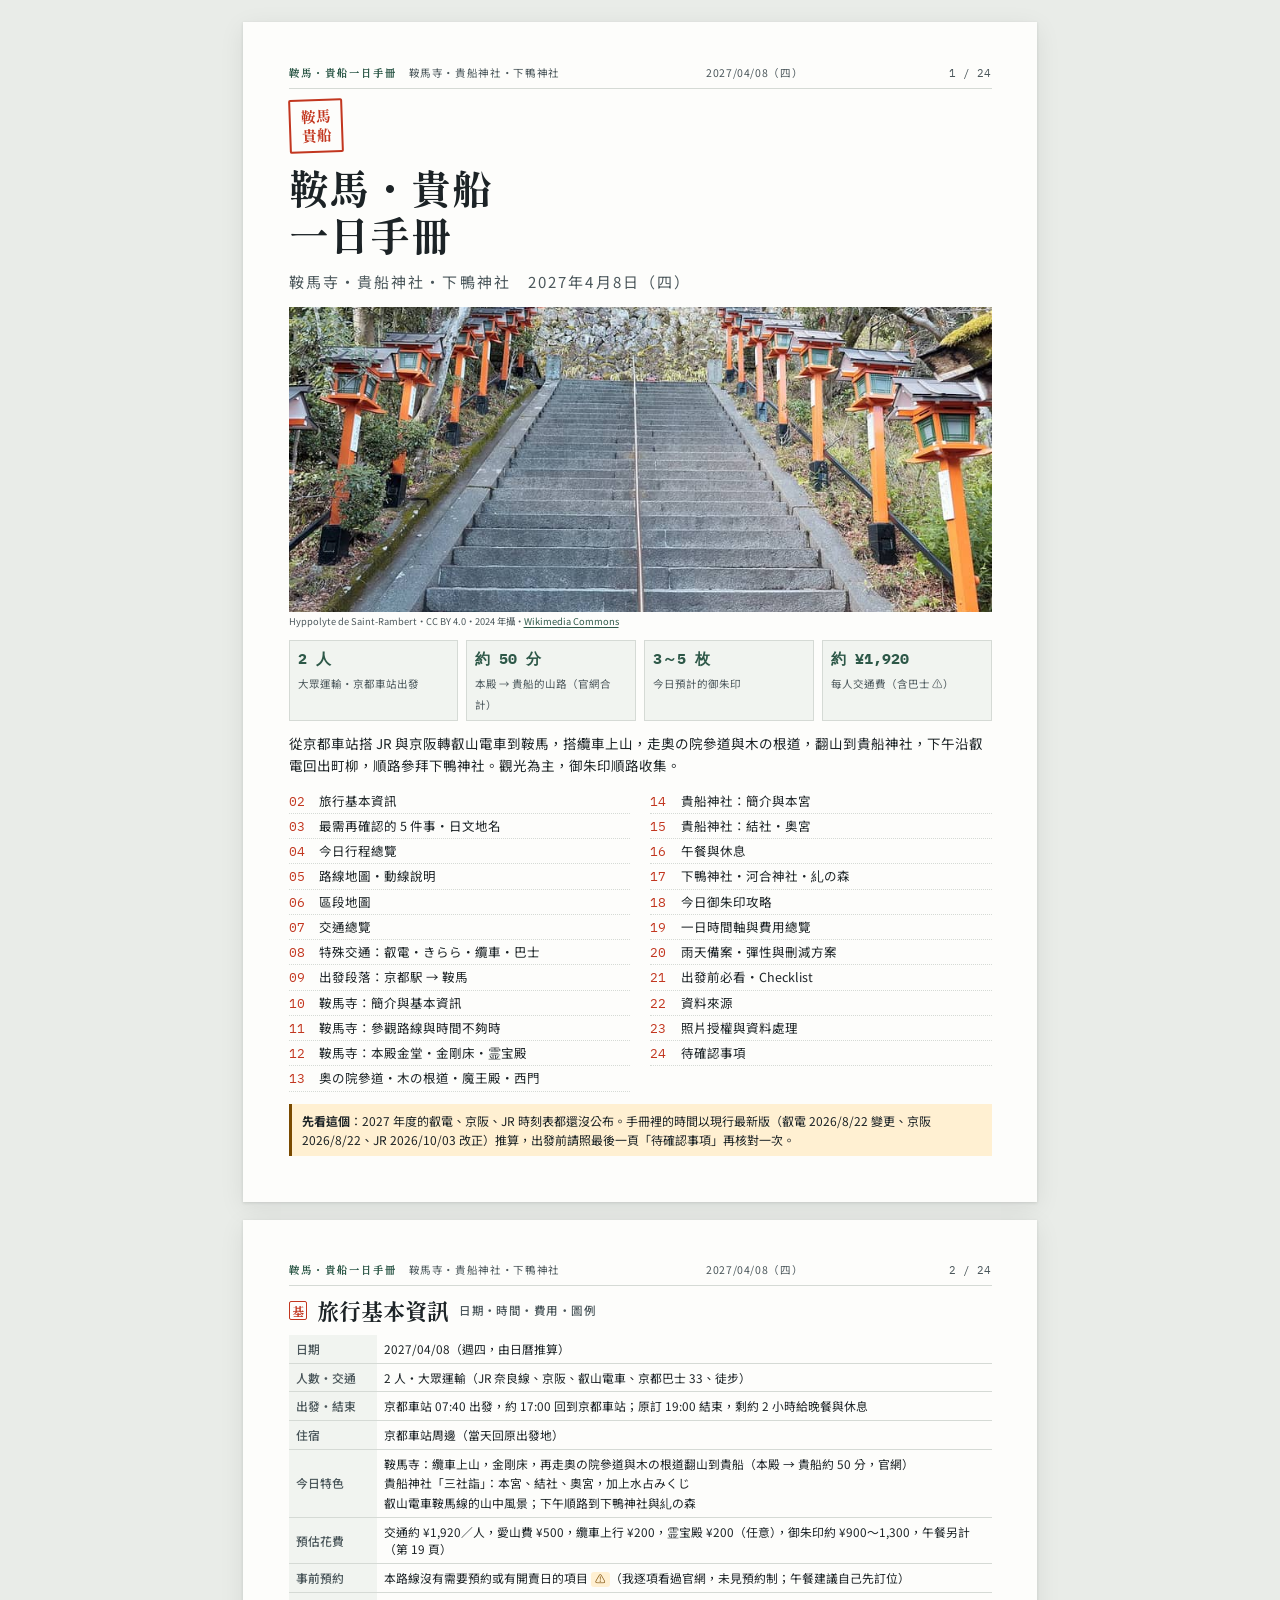
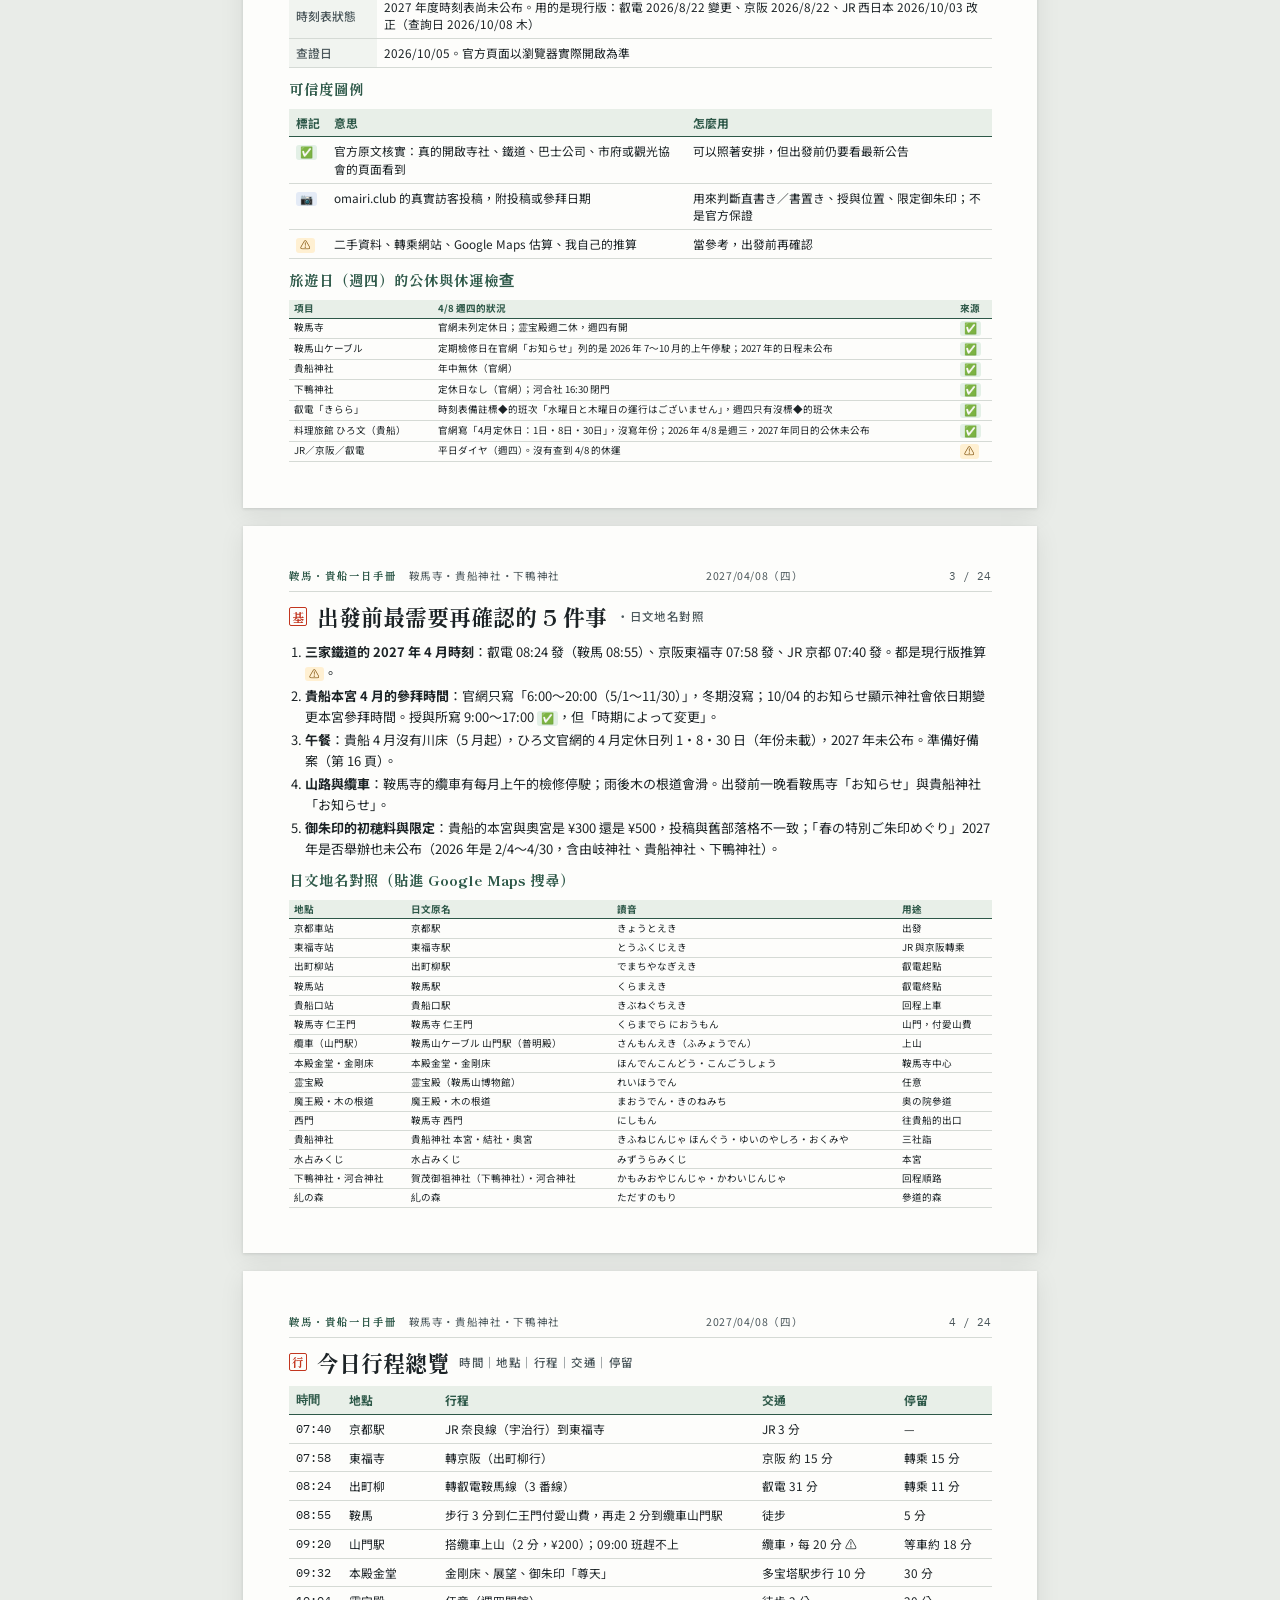
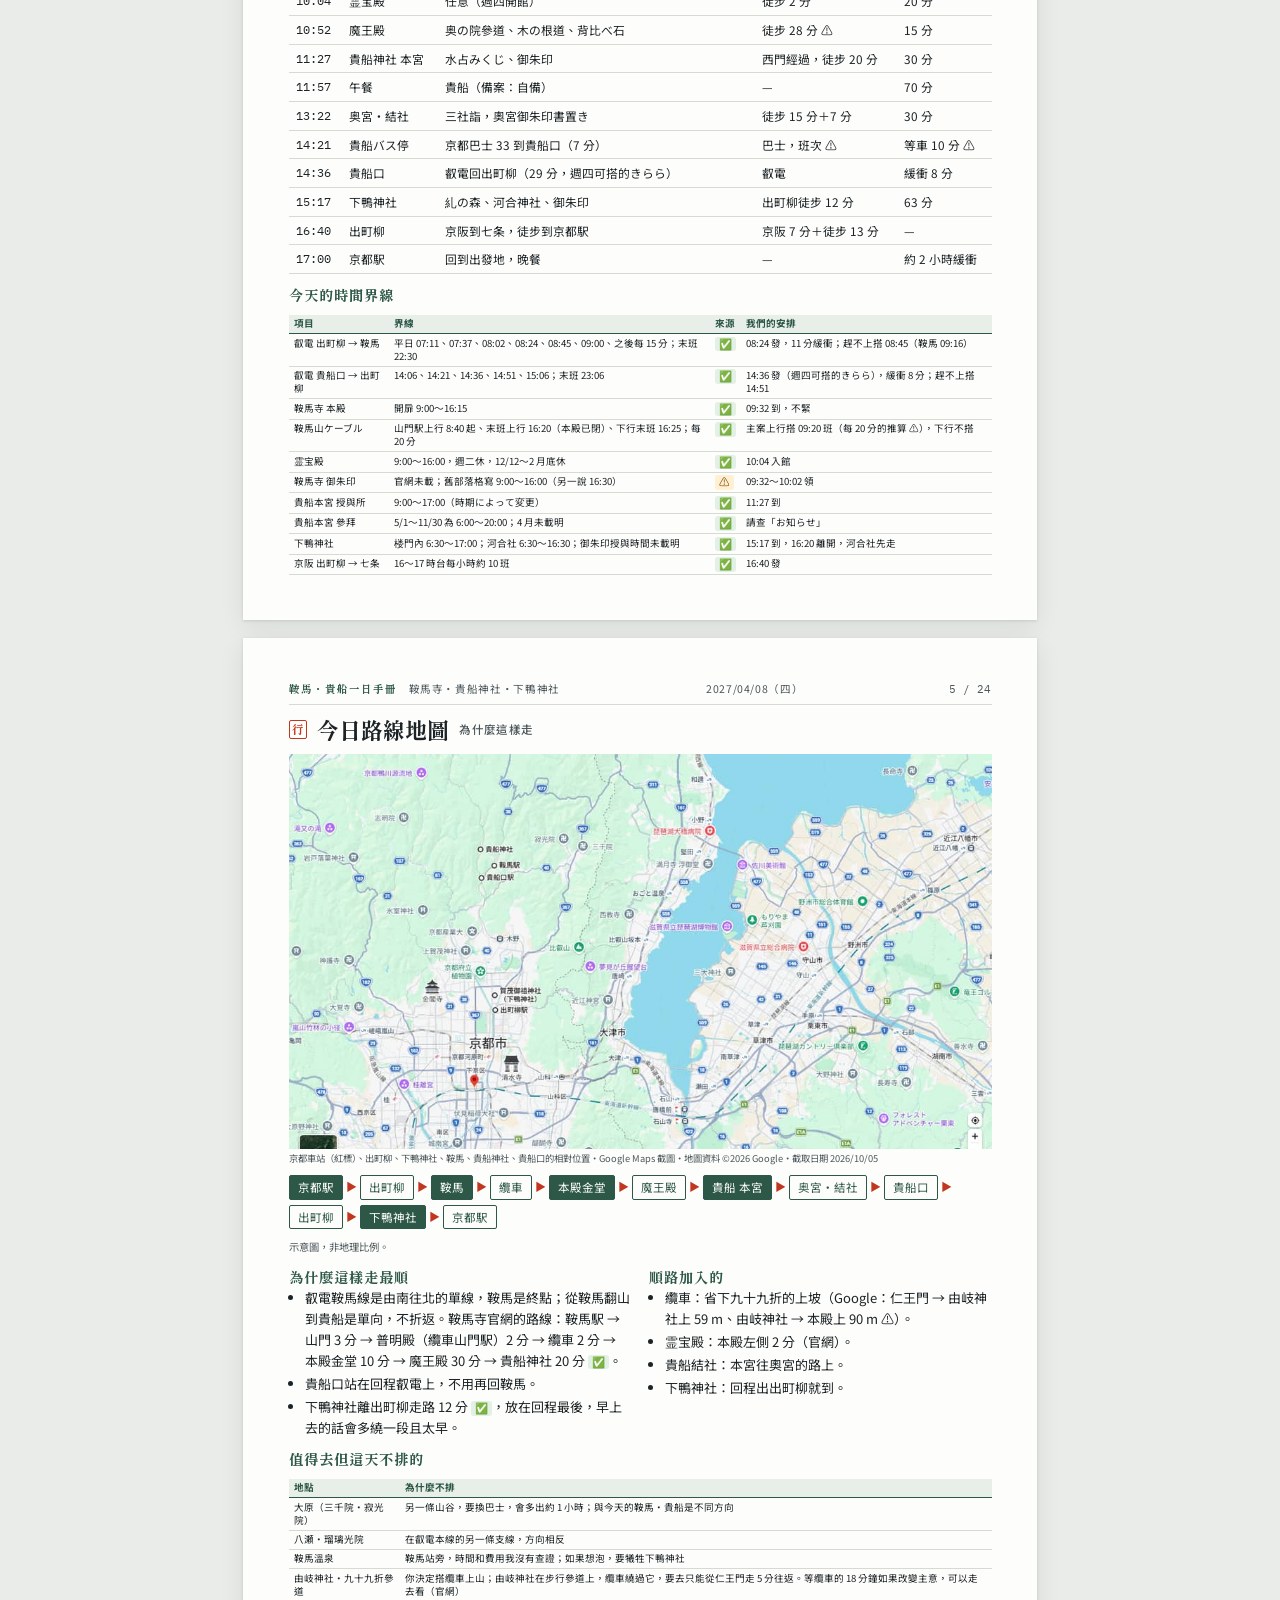
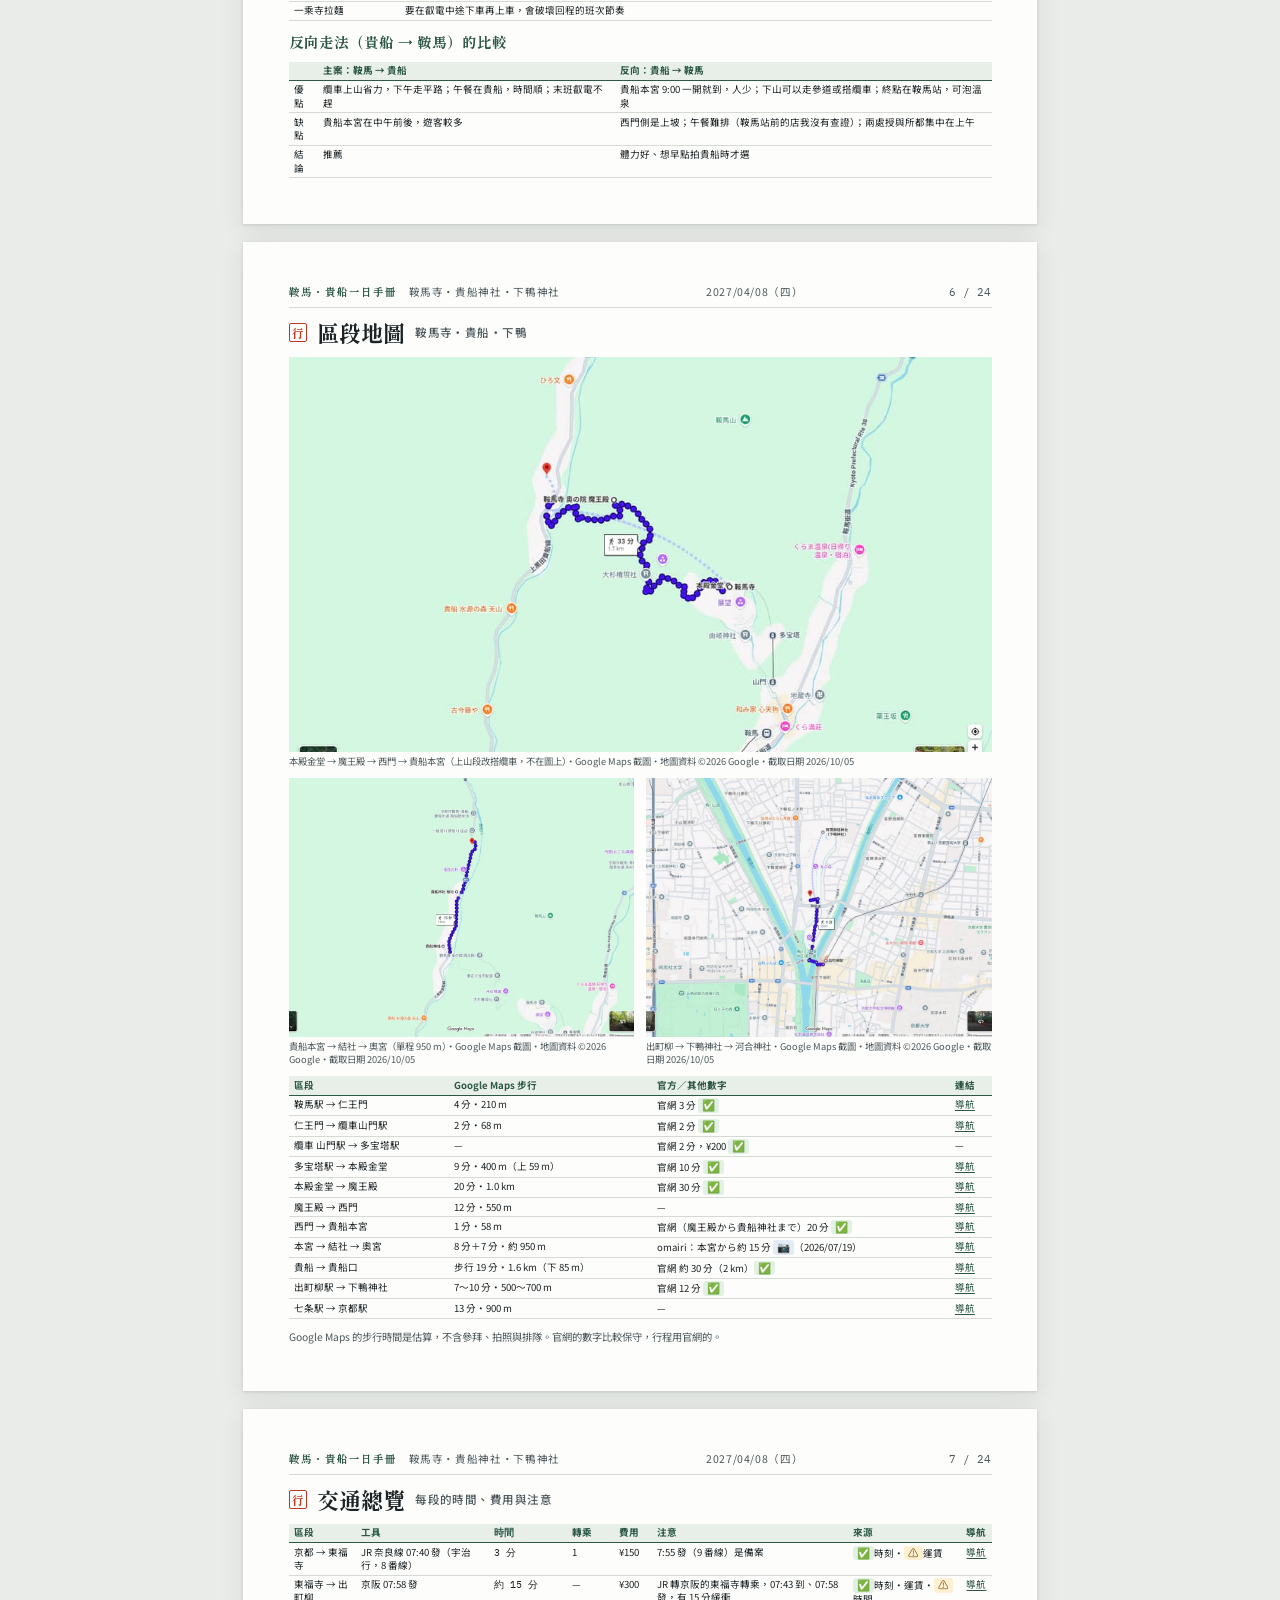
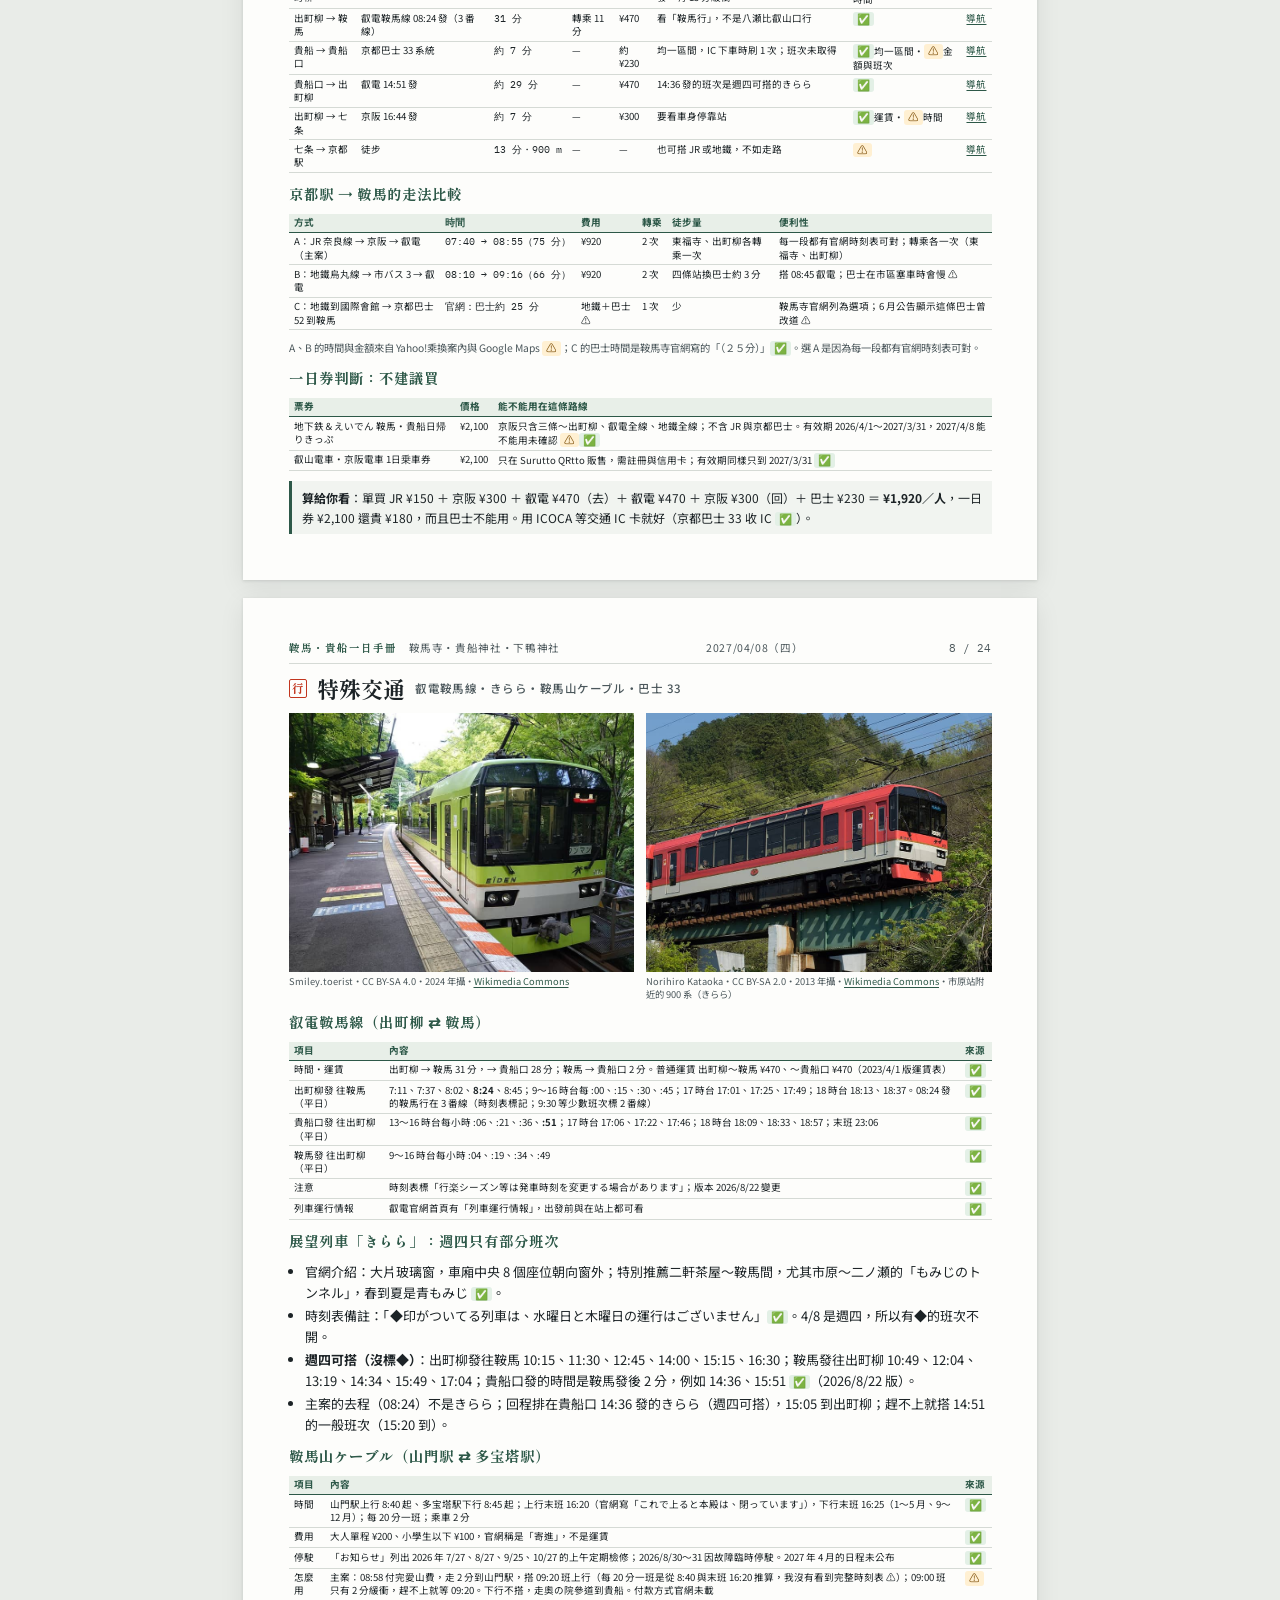
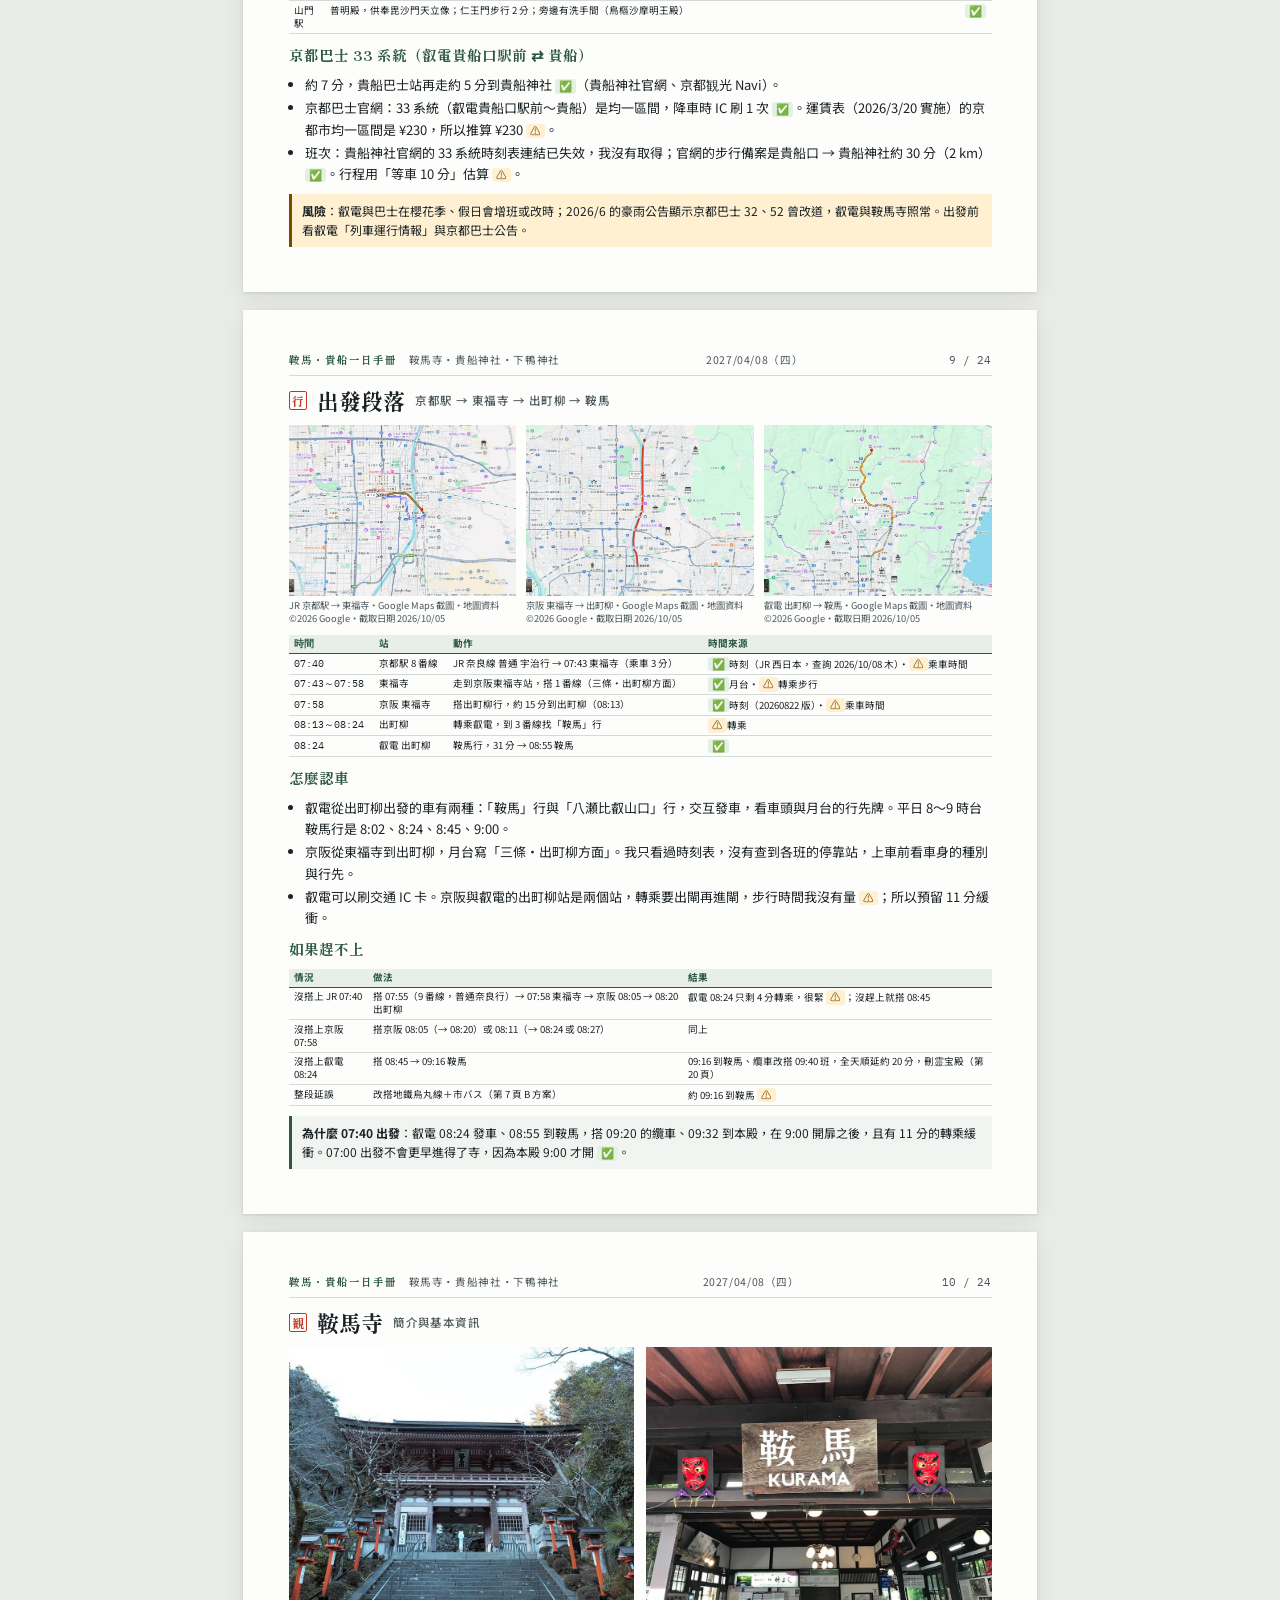
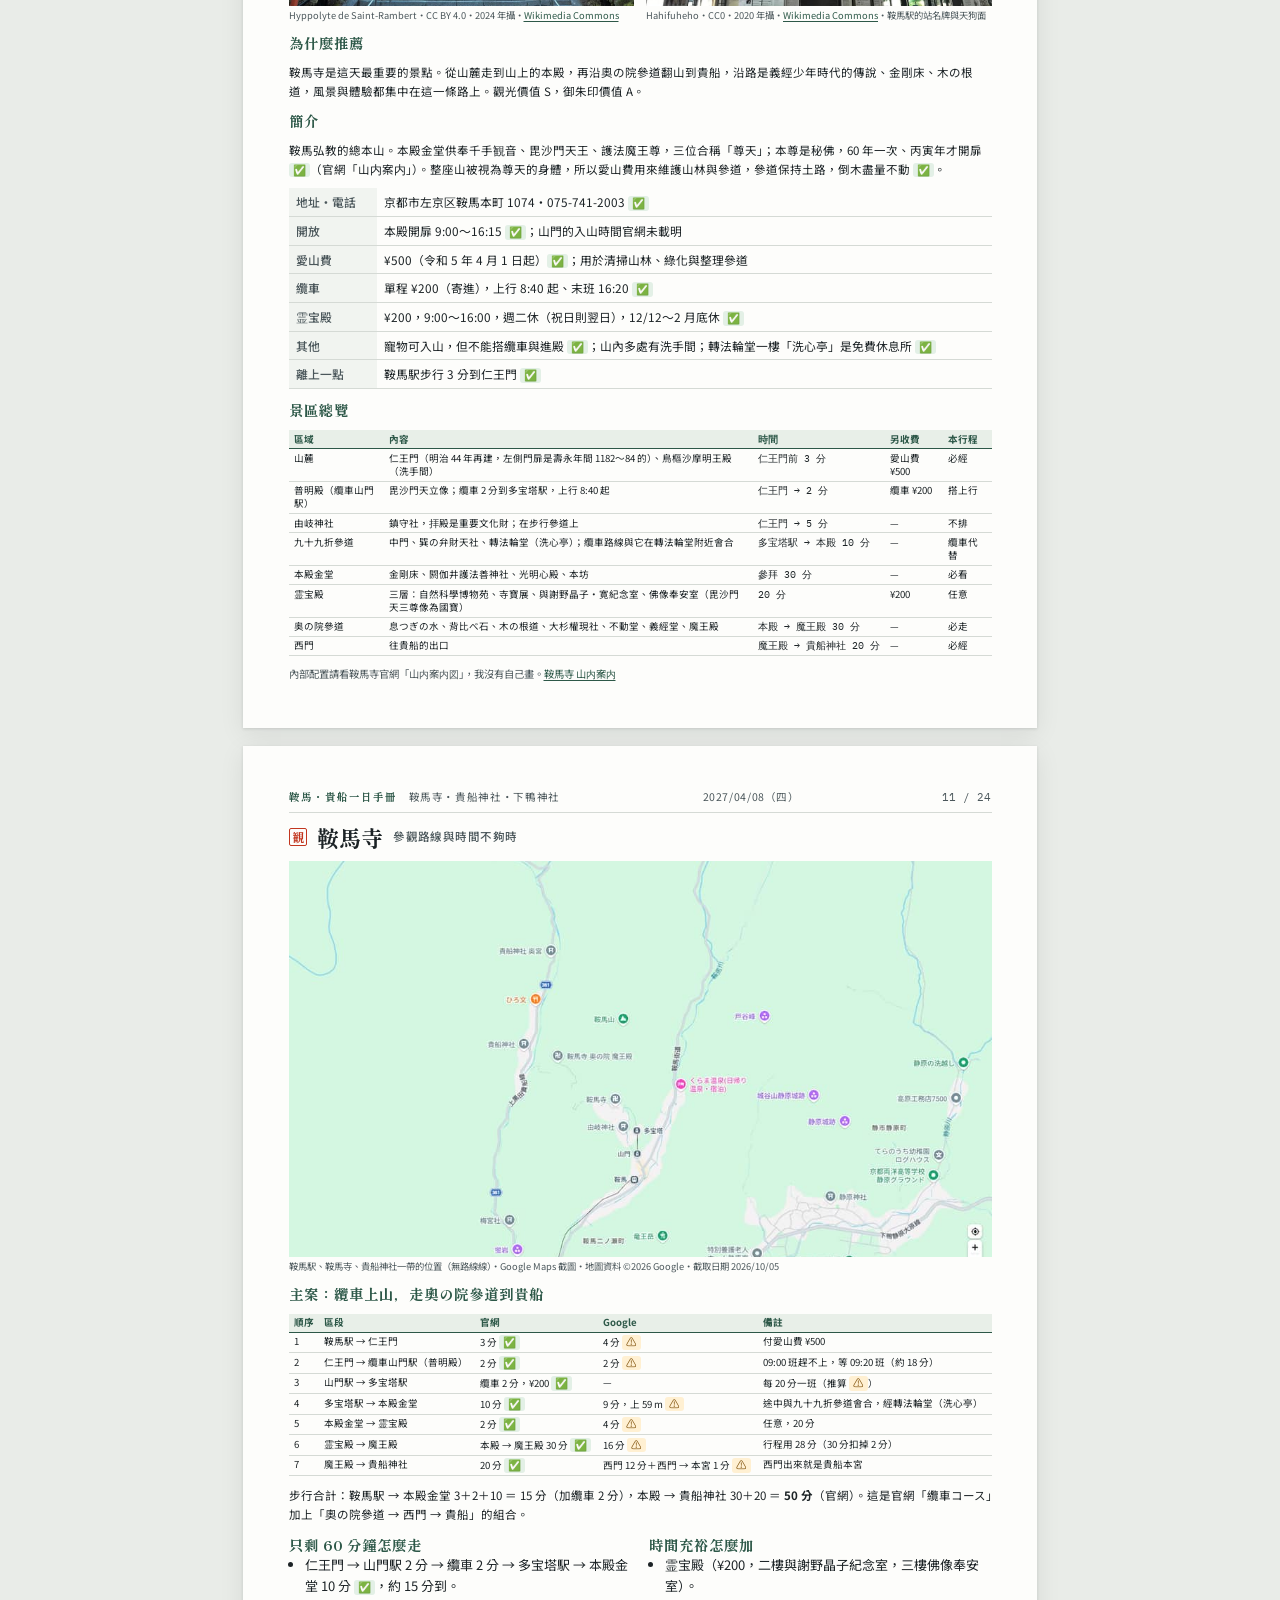
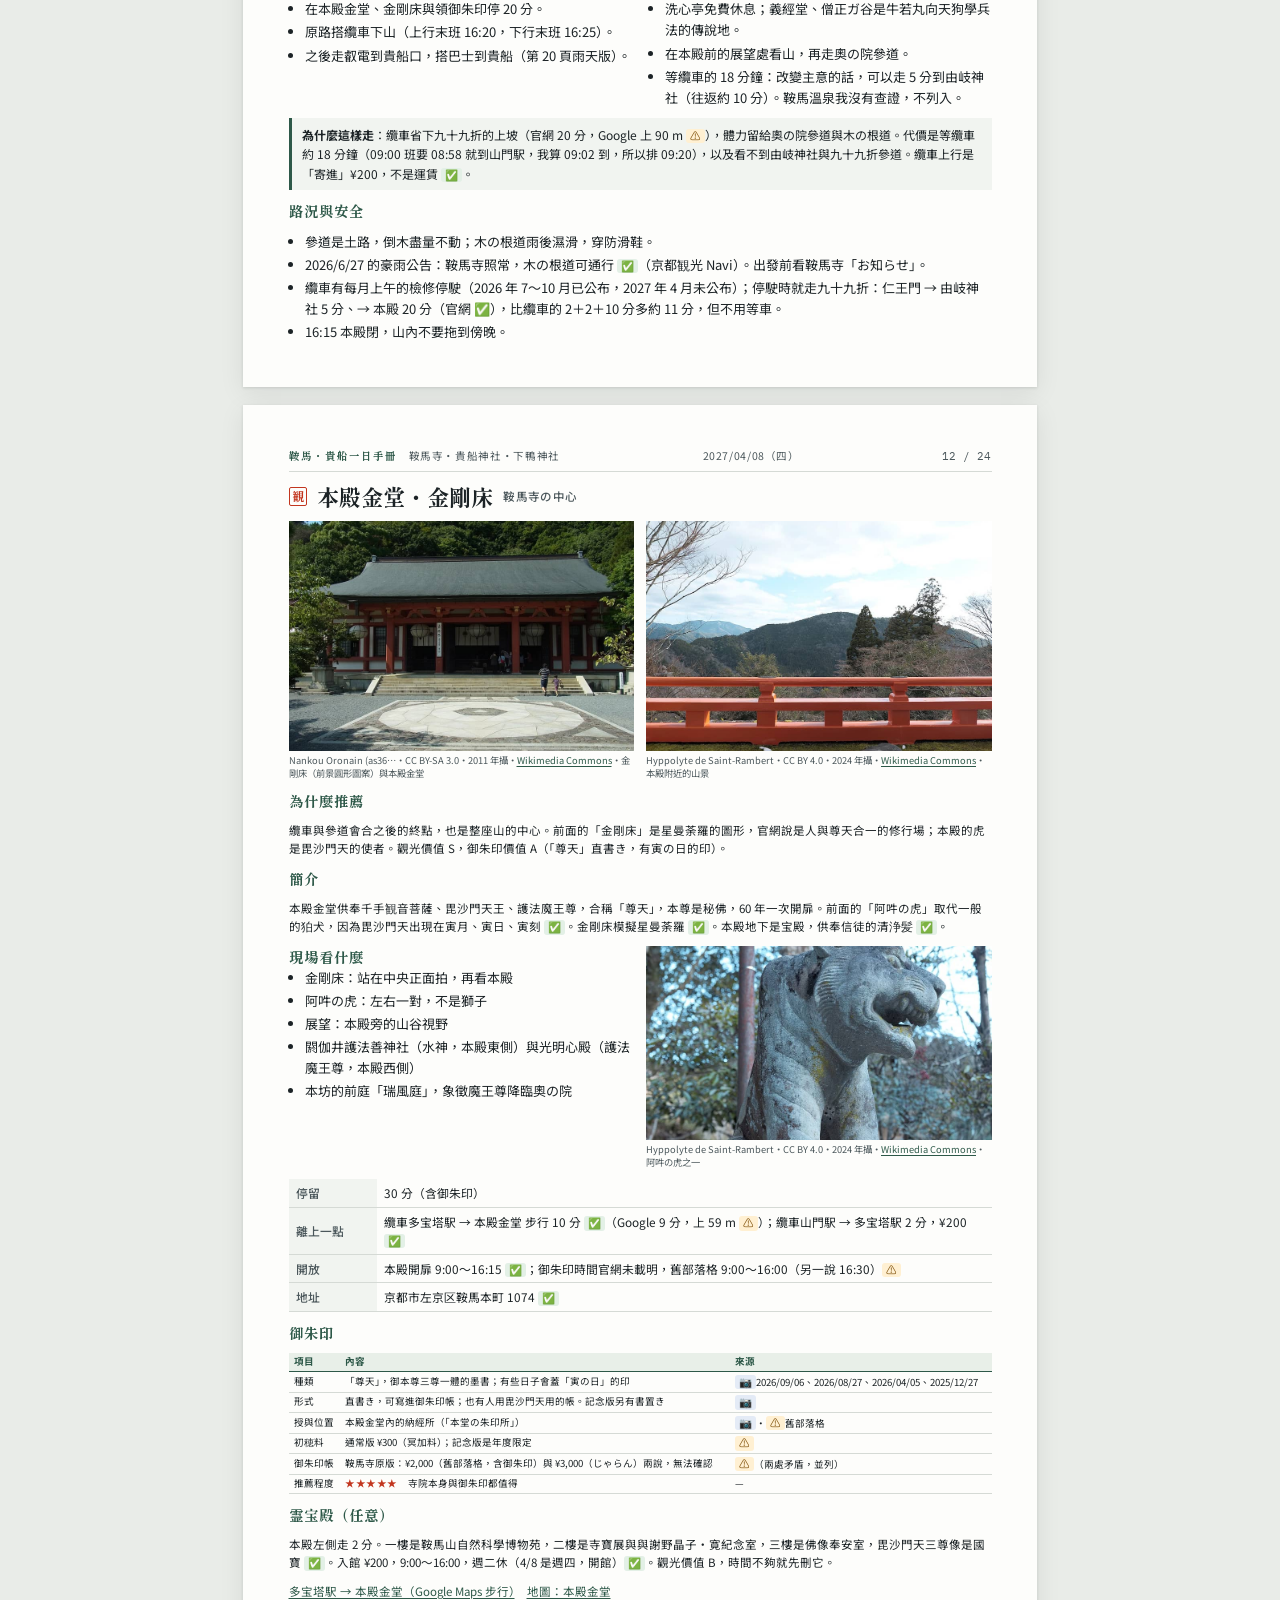
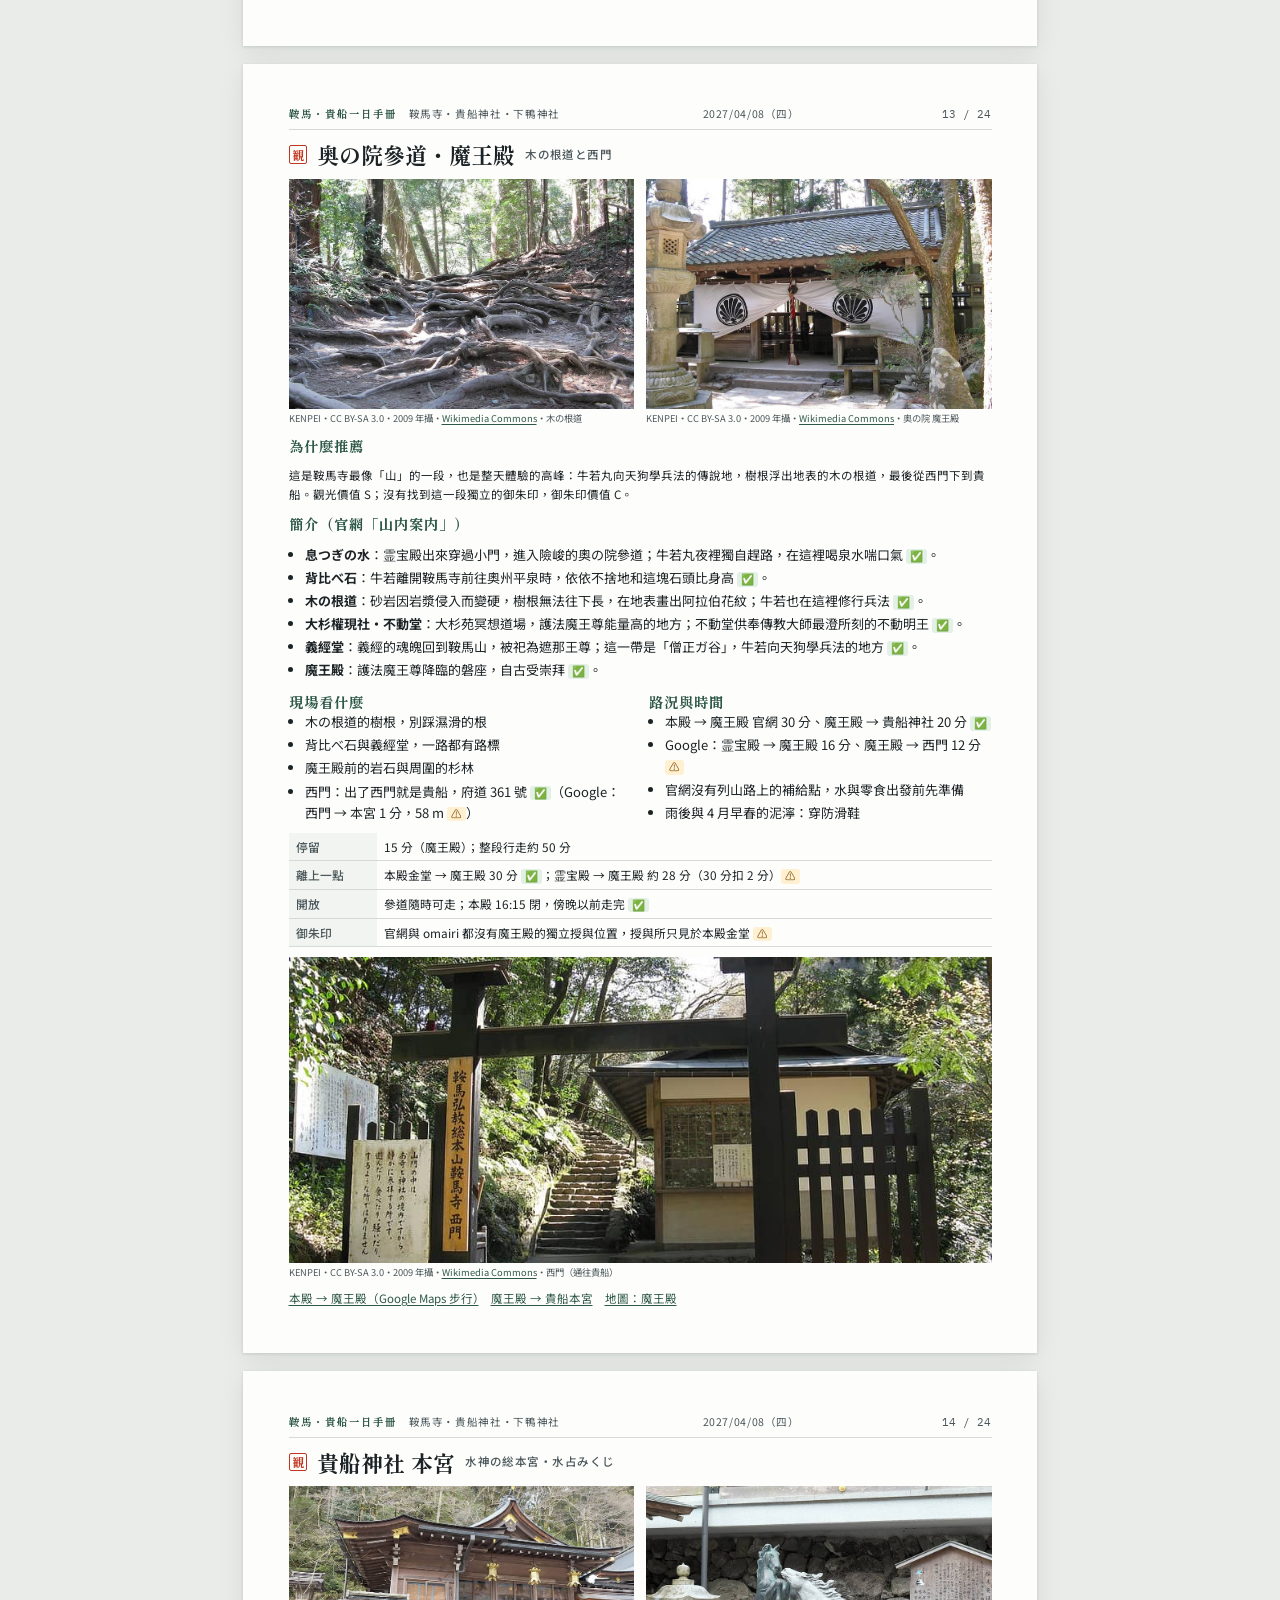
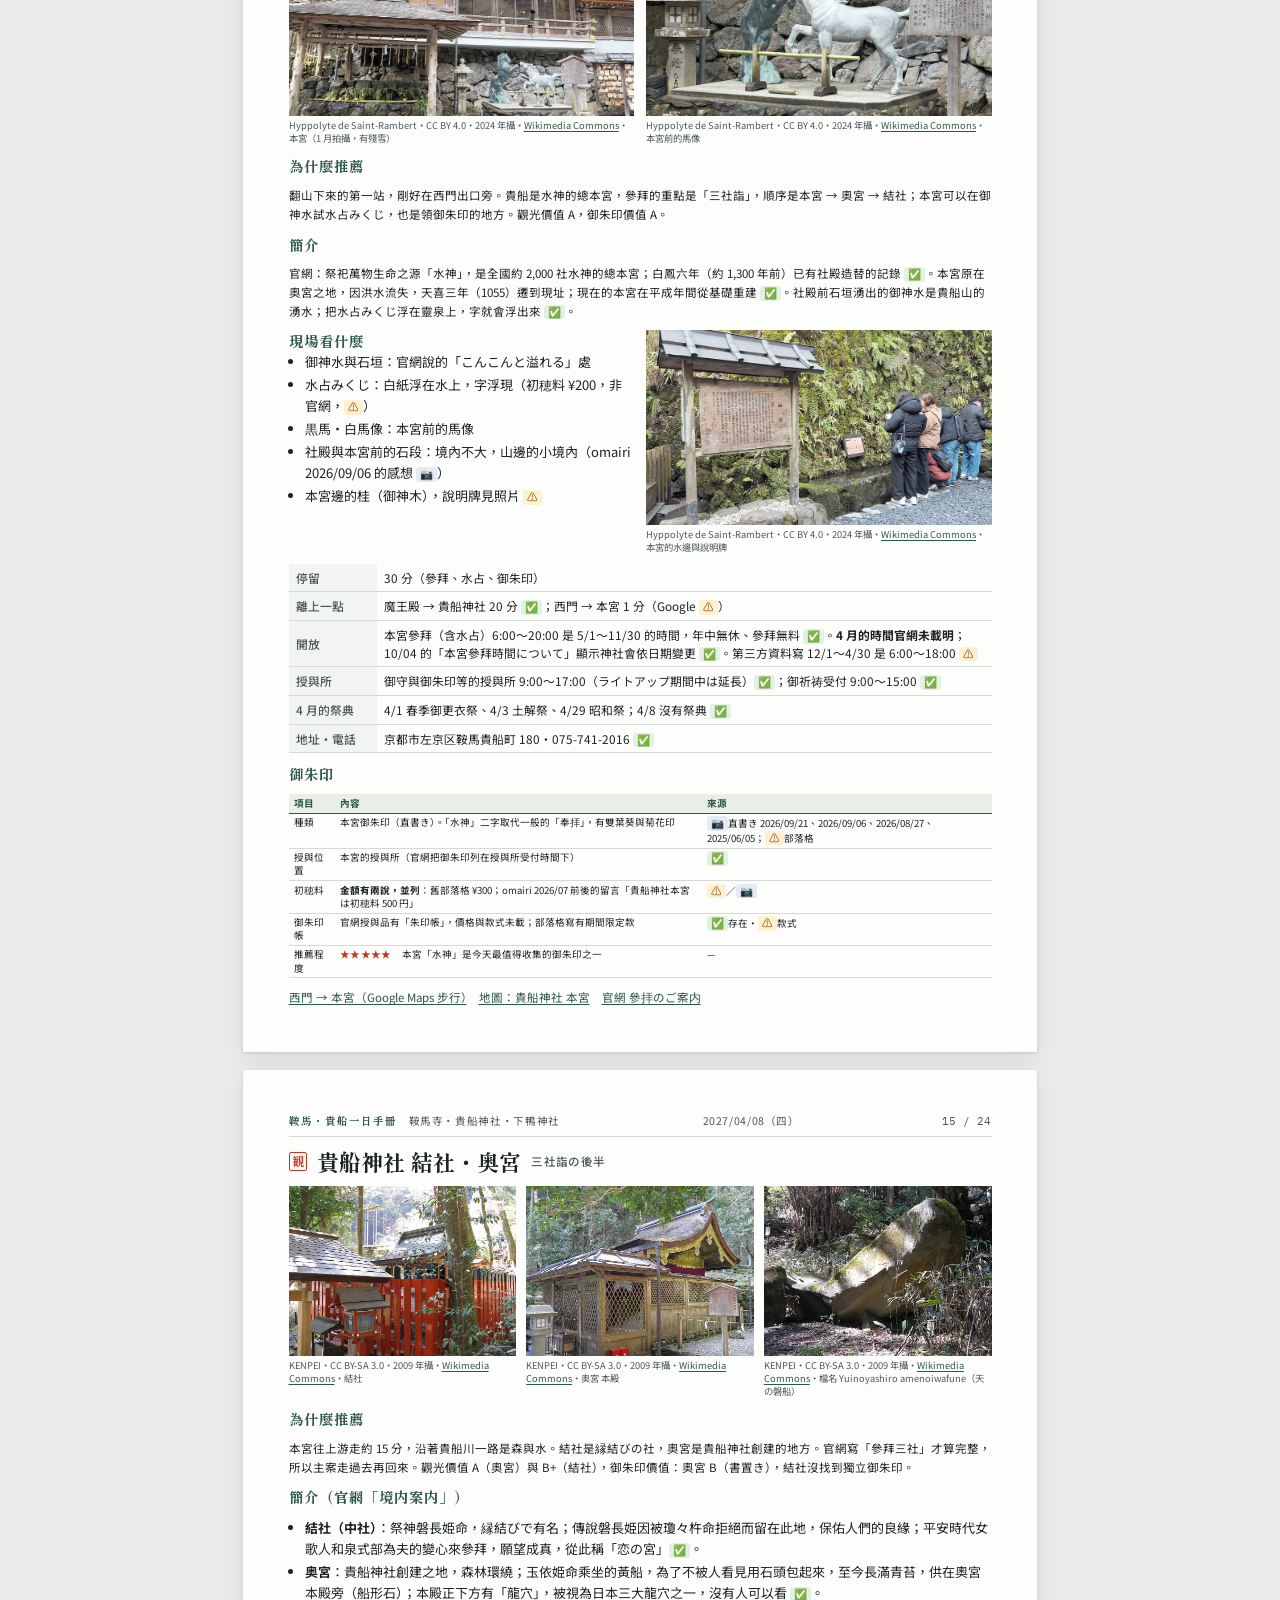
<file: kurama-kibune/index.html>
<!doctype html>
<html lang="zh-Hant">
<meta charset="utf-8">
<meta name="viewport" content="width=device-width,initial-scale=1">
<title>鞍馬貴船一日手冊</title>
<link rel="stylesheet" href="https://fonts.googleapis.com/css2?family=IBM+Plex+Mono:wght@400;500&family=Noto+Sans+TC:wght@400;500;700&family=Shippori+Mincho+B1:wght@600;800&display=swap">
<style>
/* Layout concept: A4 sheets like a travel-magazine spread; pine-green headings, vermilion seal marks used only as small category stamps. */
:root{
  --paper:#E9ECE8; --sheet:#FDFDFB; --ink:#1C2326; --ink2:#4B575B; --rule:#D5DAD5;
  --pine:#2D5848; --shu:#C2361F; --deer:#8A5C3B; --moss:#E8EFE8; --tint:#F1F4F0;
  --okbg:#E3F0E6; --okfg:#1E5A33; --phbg:#E4EBF6; --phfg:#264C86; --ngbg:#FFF0D2; --ngfg:#7A4A00;
  --shadow:0 1px 3px rgba(20,30,25,.12),0 6px 24px rgba(20,30,25,.08);
  --f-head:"Shippori Mincho B1","Hiragino Mincho ProN","Noto Serif TC","Yu Mincho",serif;
  --f-body:"Noto Sans TC","Hiragino Sans","Yu Gothic","Microsoft JhengHei",sans-serif;
  --f-mono:"IBM Plex Mono","SFMono-Regular",Consolas,monospace;
}
@media (prefers-color-scheme: dark){:root:not([data-theme="light"]){
  --paper:#0F1513; --sheet:#182120; --ink:#E7ECE9; --ink2:#A6B2AD; --rule:#33413C;
  --pine:#86C5AA; --shu:#EE6E55; --deer:#D4A47A; --moss:#202D29; --tint:#1D2926;
  --okbg:#1B3626; --okfg:#9ADAB0; --phbg:#1D2B45; --phfg:#A9C6F5; --ngbg:#3B2F12; --ngfg:#F2CD83;
  --shadow:0 1px 3px rgba(0,0,0,.5); color-scheme:dark}}
:root[data-theme="dark"]{
  --paper:#0F1513; --sheet:#182120; --ink:#E7ECE9; --ink2:#A6B2AD; --rule:#33413C;
  --pine:#86C5AA; --shu:#EE6E55; --deer:#D4A47A; --moss:#202D29; --tint:#1D2926;
  --okbg:#1B3626; --okfg:#9ADAB0; --phbg:#1D2B45; --phfg:#A9C6F5; --ngbg:#3B2F12; --ngfg:#F2CD83;
  --shadow:0 1px 3px rgba(0,0,0,.5); color-scheme:dark}

*{box-sizing:border-box}
body{background:var(--paper);color:var(--ink);font-family:var(--f-body);font-size:13px;line-height:1.62;padding-inline:12px;padding-block:14px}
a{color:var(--pine);text-decoration-thickness:1px;text-underline-offset:2px;overflow-wrap:anywhere}
a:focus-visible,input:focus-visible{outline:2px solid var(--shu);outline-offset:2px}
.sheet{width:min(210mm,100%);margin:0 auto 18px;background:var(--sheet);box-shadow:var(--shadow);padding:11mm 12mm 12mm;display:flex;flex-direction:column;gap:10px;position:relative;min-width:0}
.sheet>*{flex-shrink:0;min-width:0}
.hd{display:flex;justify-content:space-between;gap:12px;align-items:baseline;font-size:10.5px;letter-spacing:.06em;color:var(--ink2);border-bottom:1px solid var(--rule);padding-bottom:6px}
.hd .pg{font-family:var(--f-mono);letter-spacing:0;white-space:nowrap}
.hd b{font-family:var(--f-head);font-weight:800;color:var(--pine);letter-spacing:.1em}
h1,h2,h3{font-family:var(--f-head);color:var(--ink);text-wrap:balance;margin:0;line-height:1.3}
h2{font-size:22px;font-weight:800;display:flex;gap:10px;align-items:center;flex-wrap:wrap}
h2 small{font-family:var(--f-body);font-size:11.5px;font-weight:500;color:var(--ink2);letter-spacing:.04em}
h3{font-size:14.5px;font-weight:800;color:var(--pine);display:flex;align-items:center;gap:7px;margin-top:2px}
p{margin:0}
.seal{display:inline-flex;align-items:center;justify-content:center;width:1.55em;height:1.55em;border:1.5px solid var(--shu);color:var(--shu);font-style:normal;font-family:var(--f-head);font-weight:800;font-size:12px;line-height:1;flex:none;border-radius:2px}
.lead{font-size:13.5px;color:var(--ink)}
.mut{color:var(--ink2)}
.sm{font-size:11.5px}
.xs{font-size:10.3px;color:var(--ink2)}
.mono{font-family:var(--f-mono);font-variant-numeric:tabular-nums}
.t{display:inline-block;font-size:10.5px;line-height:1;padding:2px 4px;border-radius:3px;vertical-align:baseline;white-space:nowrap;font-style:normal}
.t.ok{background:var(--okbg);color:var(--okfg)}.t.ph{background:var(--phbg);color:var(--phfg)}.t.ng{background:var(--ngbg);color:var(--ngfg)}
.tw{overflow-x:auto;max-width:100%}
table{border-collapse:collapse;width:100%;font-size:11.8px;line-height:1.5}
th{background:var(--moss);color:var(--pine);text-align:left;font-weight:700;white-space:nowrap;padding:5px 7px;border-bottom:1.5px solid var(--pine)}
td{padding:5px 7px;border-bottom:1px solid var(--rule);vertical-align:top}
td.tm,th.tm{font-family:var(--f-mono);font-variant-numeric:tabular-nums;white-space:nowrap}
table.dense{font-size:9.6px;line-height:1.38}table.dense td,table.dense th{padding:2.5px 5px}
table.kv th{width:7.5em;background:var(--tint);border-bottom:1px solid var(--rule);color:var(--ink2);font-weight:500}
.grid2{display:grid;grid-template-columns:1fr 1fr;gap:12px}
.grid3{display:grid;grid-template-columns:repeat(3,1fr);gap:10px}
.cols{display:grid;grid-template-columns:1fr 1fr;gap:14px 18px}
@media (max-width:640px){.grid2,.grid3,.cols{grid-template-columns:1fr}.sheet{padding:16px}}
figure{margin:0;min-width:0}
figure img{display:block;width:100%;max-width:100%;object-fit:cover;aspect-ratio:3/2;background:var(--tint)}
figure.w img{aspect-ratio:16/9}figure.ww img{aspect-ratio:2.3/1}figure.map img{aspect-ratio:16/9;object-position:50% 45%}figure.sq img{aspect-ratio:4/3}
figcaption{font-size:9.3px;line-height:1.4;color:var(--ink2);padding-top:3px}
.box{background:var(--tint);border-left:3px solid var(--pine);padding:7px 10px;font-size:12px}
.box.warn{background:var(--ngbg);border-left-color:var(--ngfg);color:var(--ink)}
.box.shu{border-left-color:var(--shu)}
ul.l,ol.l{margin:0;padding-left:1.25em;display:flex;flex-direction:column;gap:2px}
ul.l.c{list-style:none;padding-left:0}
.chips{display:flex;flex-wrap:wrap;gap:5px 3px;align-items:center}
.chip{white-space:nowrap;border:1px solid var(--pine);color:var(--pine);padding:2px 8px;font-size:11.5px;border-radius:2px;background:var(--sheet)}
.chip.k{background:var(--pine);color:var(--sheet)}
.arr{color:var(--shu);font-size:11px}
.toc{columns:2;column-gap:20px;font-size:12.5px}
.toc a{display:flex;gap:8px;text-decoration:none;color:var(--ink);padding:2px 0;border-bottom:1px dotted var(--rule);break-inside:avoid}
.toc a span.n{font-family:var(--f-mono);color:var(--shu);min-width:1.8em}
.cover{display:flex;flex-direction:column;gap:12px}
.cover h1{font-size:40px;font-weight:800;line-height:1.18;letter-spacing:.02em}
.cover .sub{font-size:15px;color:var(--ink2);letter-spacing:.14em}
.stamp{display:inline-flex;flex-direction:column;border:2px solid var(--shu);color:var(--shu);font-family:var(--f-head);font-weight:800;padding:6px 10px;line-height:1.25;font-size:15px;align-self:flex-start;transform:rotate(-2deg);border-radius:2px}
.tl{display:flex;flex-direction:column;border-left:2px solid var(--pine);margin-left:6px}
.tl>div{display:grid;grid-template-columns:5.6em 1fr;gap:8px;padding:2px 0 5px 12px;position:relative;font-size:11.8px}
.tl>div::before{content:"";position:absolute;left:-6px;top:7px;width:9px;height:9px;background:var(--sheet);border:2px solid var(--shu);border-radius:50%}
.tl .tm{font-family:var(--f-mono);font-weight:500;color:var(--pine);white-space:nowrap}
.star{color:var(--shu);letter-spacing:.05em;white-space:nowrap}
label.ck{display:flex;gap:8px;align-items:flex-start;padding:2px 0;font-size:12px;cursor:pointer}
label.ck input{margin-top:3px;accent-color:var(--shu)}
.ckgrp{display:flex;flex-direction:column;gap:0}
.kpi{display:grid;grid-template-columns:repeat(4,1fr);gap:8px}
.kpi div{border:1px solid var(--rule);padding:6px 8px;background:var(--tint)}
.kpi b{display:block;font-family:var(--f-mono);font-size:15px;color:var(--pine)}
.kpi span{font-size:10.5px;color:var(--ink2)}
@media (max-width:640px){.kpi{grid-template-columns:1fr 1fr}.toc{columns:1}.cover h1{font-size:30px}}

@media print{
  :root,:root[data-theme="dark"],:root:not([data-theme="light"]){
    --paper:#fff; --sheet:#fff; --ink:#1C2326; --ink2:#4B575B; --rule:#D5DAD5; --pine:#2D5848; --shu:#C2361F; --deer:#8A5C3B; --moss:#E8EFE8; --tint:#F1F4F0;
    --okbg:#E3F0E6; --okfg:#1E5A33; --phbg:#E4EBF6; --phfg:#264C86; --ngbg:#FFF0D2; --ngfg:#7A4A00; --shadow:none; color-scheme:light}
  @page{size:A4;margin:0}
  html,body{background:#fff}
  body{padding:0;-webkit-print-color-adjust:exact;print-color-adjust:exact}
  .sheet{width:210mm;height:297mm;margin:0;padding:10mm 12mm 9mm;box-shadow:none;overflow:hidden;break-after:page;page-break-after:always;gap:7px;font-size:calc(12.2px*var(--k,1));line-height:1.52}
  .sheet:last-child{break-after:auto;page-break-after:auto}
  .hd{font-size:.86em}
  table{font-size:.94em}table.dense{font-size:.84em}
  h2{font-size:1.65em}h2 small{font-size:.52em}h3{font-size:1.08em}
  .lead{font-size:1.05em}.box{font-size:.95em;padding:5px 9px}
  .tl>div{font-size:.95em;padding-bottom:3px}
  .sm{font-size:.92em}.xs{font-size:.84em}
  figcaption{font-size:.74em}
  .t{font-size:.84em}
  .cover h1{font-size:3.2em}.cover .sub{font-size:1.2em}
  .tw{overflow:visible}
}
</style>
<main>
<section class="sheet" id="p1" aria-label="第 1 頁 封面・目錄">
<header class="hd"><span><b>鞍馬・貴船一日手冊</b>　鞍馬寺・貴船神社・下鴨神社</span><span>2027/04/08（四）</span><span class="pg">1 / 24</span></header>

<div class="cover">
  <div class="stamp"><span>鞍馬</span><span>貴船</span></div>
  <h1>鞍馬・貴船<br>一日手冊</h1>
  <p class="sub">鞍馬寺・貴船神社・下鴨神社　2027年4月8日（四）</p>
  <figure class="ww"><img src="img/stairs.jpg" alt="鞍馬寺の石段と燈籠" width="1000" style="object-position:50% 55%"><figcaption>Hyppolyte de Saint-Rambert・CC BY 4.0・2024 年攝・<a href="https://commons.wikimedia.org/wiki/File:Kurama-Dera_(Kyoto_Sakyo-ku)_Temple_hdsr_S5_25.jpg">Wikimedia Commons</a></figcaption></figure>
  <div class="kpi">
    <div><b>2 人</b><span>大眾運輸・京都車站出發</span></div>
    <div><b>約 50 分</b><span>本殿 → 貴船的山路（官網合計）</span></div>
    <div><b>3～5 枚</b><span>今日預計的御朱印</span></div>
    <div><b>約 ¥1,920</b><span>每人交通費（含巴士 ⚠️）</span></div>
  </div>
  <p class="lead">從京都車站搭 JR 與京阪轉叡山電車到鞍馬，搭纜車上山，走奧の院參道與木の根道，翻山到貴船神社，下午沿叡電回出町柳，順路參拜下鴨神社。觀光為主，御朱印順路收集。</p>
  <div class="toc"><a href="#p2"><span class="n">02</span><span>旅行基本資訊</span></a><a href="#p3"><span class="n">03</span><span>最需再確認的 5 件事・日文地名</span></a><a href="#p4"><span class="n">04</span><span>今日行程總覽</span></a><a href="#p5"><span class="n">05</span><span>路線地圖・動線說明</span></a><a href="#p6"><span class="n">06</span><span>區段地圖</span></a><a href="#p7"><span class="n">07</span><span>交通總覽</span></a><a href="#p8"><span class="n">08</span><span>特殊交通：叡電・きらら・纜車・巴士</span></a><a href="#p9"><span class="n">09</span><span>出發段落：京都駅 → 鞍馬</span></a><a href="#p10"><span class="n">10</span><span>鞍馬寺：簡介與基本資訊</span></a><a href="#p11"><span class="n">11</span><span>鞍馬寺：參觀路線與時間不夠時</span></a><a href="#p12"><span class="n">12</span><span>鞍馬寺：本殿金堂・金剛床・霊宝殿</span></a><a href="#p13"><span class="n">13</span><span>奥の院參道・木の根道・魔王殿・西門</span></a><a href="#p14"><span class="n">14</span><span>貴船神社：簡介與本宮</span></a><a href="#p15"><span class="n">15</span><span>貴船神社：結社・奥宮</span></a><a href="#p16"><span class="n">16</span><span>午餐與休息</span></a><a href="#p17"><span class="n">17</span><span>下鴨神社・河合神社・糺の森</span></a><a href="#p18"><span class="n">18</span><span>今日御朱印攻略</span></a><a href="#p19"><span class="n">19</span><span>一日時間軸與費用總覽</span></a><a href="#p20"><span class="n">20</span><span>雨天備案・彈性與刪減方案</span></a><a href="#p21"><span class="n">21</span><span>出發前必看・Checklist</span></a><a href="#p22"><span class="n">22</span><span>資料來源</span></a><a href="#p23"><span class="n">23</span><span>照片授權與資料處理</span></a><a href="#p24"><span class="n">24</span><span>待確認事項</span></a></div>
  <div class="box warn"><b>先看這個</b>：2027 年度的叡電、京阪、JR 時刻表都還沒公布。手冊裡的時間以現行最新版（叡電 2026/8/22 變更、京阪 2026/8/22、JR 2026/10/03 改正）推算，出發前請照最後一頁「待確認事項」再核對一次。</div>
</div>
</section>
<section class="sheet" id="p2" aria-label="第 2 頁 旅行基本資訊">
<header class="hd"><span><b>鞍馬・貴船一日手冊</b>　鞍馬寺・貴船神社・下鴨神社</span><span>2027/04/08（四）</span><span class="pg">2 / 24</span></header>

<h2><i class="seal">基</i>旅行基本資訊 <small>日期・時間・費用・圖例</small></h2>
<div class="tw"><table class="kv "><tbody><tr><th>日期</th><td>2027/04/08（週四，由日曆推算）</td></tr><tr><th>人數・交通</th><td>2 人・大眾運輸（JR 奈良線、京阪、叡山電車、京都巴士 33、徒步）</td></tr><tr><th>出發・結束</th><td>京都車站 07:40 出發，約 17:00 回到京都車站；原訂 19:00 結束，剩約 2 小時給晚餐與休息</td></tr><tr><th>住宿</th><td>京都車站周邊（當天回原出發地）</td></tr><tr><th>今日特色</th><td><ul class="l c"><li>鞍馬寺：纜車上山，金剛床，再走奧の院參道與木の根道翻山到貴船（本殿 → 貴船約 50 分，官網）</li><li>貴船神社「三社詣」：本宮、結社、奧宮，加上水占みくじ</li><li>叡山電車鞍馬線的山中風景；下午順路到下鴨神社與糺の森</li></ul></td></tr><tr><th>預估花費</th><td>交通約 ¥1,920／人，愛山費 ¥500，纜車上行 ¥200，霊宝殿 ¥200（任意），御朱印約 ¥900～1,300，午餐另計（第 19 頁）</td></tr><tr><th>事前預約</th><td>本路線沒有需要預約或有開賣日的項目 <i class="t ng">⚠️</i>（我逐項看過官網，未見預約制；午餐建議自己先訂位）</td></tr><tr><th>時刻表狀態</th><td>2027 年度時刻表尚未公布。用的是現行版：叡電 2026/8/22 變更、京阪 2026/8/22、JR 西日本 2026/10/03 改正（查詢日 2026/10/08 木）</td></tr><tr><th>查證日</th><td>2026/10/05。官方頁面以瀏覽器實際開啟為準</td></tr></tbody></table></div>
<h3>可信度圖例</h3>
<div class="tw"><table class=""><thead><tr><th>標記</th><th>意思</th><th>怎麼用</th></tr></thead><tbody><tr><td><i class="t ok">✅</i></td><td>官方原文核實：真的開啟寺社、鐵道、巴士公司、市府或觀光協會的頁面看到</td><td>可以照著安排，但出發前仍要看最新公告</td></tr><tr><td><i class="t ph">📷</i></td><td>omairi.club 的真實訪客投稿，附投稿或參拜日期</td><td>用來判斷直書き／書置き、授與位置、限定御朱印；不是官方保證</td></tr><tr><td><i class="t ng">⚠️</i></td><td>二手資料、轉乘網站、Google Maps 估算、我自己的推算</td><td>當參考，出發前再確認</td></tr></tbody></table></div>
<h3>旅遊日（週四）的公休與休運檢查</h3>
<div class="tw"><table class="dense"><thead><tr><th>項目</th><th>4/8 週四的狀況</th><th>來源</th></tr></thead><tbody><tr><td>鞍馬寺</td><td>官網未列定休日；霊宝殿週二休，週四有開</td><td><i class="t ok">✅</i></td></tr><tr><td>鞍馬山ケーブル</td><td>定期檢修日在官網「お知らせ」列的是 2026 年 7～10 月的上午停駛；2027 年的日程未公布</td><td><i class="t ok">✅</i></td></tr><tr><td>貴船神社</td><td>年中無休（官網）</td><td><i class="t ok">✅</i></td></tr><tr><td>下鴨神社</td><td>定休日なし（官網）；河合社 16:30 閉門</td><td><i class="t ok">✅</i></td></tr><tr><td>叡電「きらら」</td><td>時刻表備註標◆的班次「水曜日と木曜日の運行はございません」，週四只有沒標◆的班次</td><td><i class="t ok">✅</i></td></tr><tr><td>料理旅館 ひろ文（貴船）</td><td>官網寫「4月定休日：1日・8日・30日」，沒寫年份；2026 年 4/8 是週三，2027 年同日的公休未公布</td><td><i class="t ok">✅</i></td></tr><tr><td>JR／京阪／叡電</td><td>平日ダイヤ（週四）。沒有查到 4/8 的休運</td><td><i class="t ng">⚠️</i></td></tr></tbody></table></div>

</section>
<section class="sheet" id="p3" aria-label="第 3 頁 最需再確認的 5 件事・日文地名">
<header class="hd"><span><b>鞍馬・貴船一日手冊</b>　鞍馬寺・貴船神社・下鴨神社</span><span>2027/04/08（四）</span><span class="pg">3 / 24</span></header>

<h2><i class="seal">基</i>出發前最需要再確認的 5 件事 <small>・日文地名對照</small></h2>
<ol class="l"><li><b>三家鐵道的 2027 年 4 月時刻</b>：叡電 08:24 發（鞍馬 08:55）、京阪東福寺 07:58 發、JR 京都 07:40 發。都是現行版推算 <i class="t ng">⚠️</i>。</li><li><b>貴船本宮 4 月的參拜時間</b>：官網只寫「6:00～20:00（5/1～11/30）」，冬期沒寫；10/04 的お知らせ顯示神社會依日期變更本宮參拜時間。授與所寫 9:00～17:00 <i class="t ok">✅</i>，但「時期によって変更」。</li><li><b>午餐</b>：貴船 4 月沒有川床（5 月起），ひろ文官網的 4 月定休日列 1・8・30 日（年份未載），2027 年未公布。準備好備案（第 16 頁）。</li><li><b>山路與纜車</b>：鞍馬寺的纜車有每月上午的檢修停駛；雨後木の根道會滑。出發前一晚看鞍馬寺「お知らせ」與貴船神社「お知らせ」。</li><li><b>御朱印的初穂料與限定</b>：貴船的本宮與奧宮是 ¥300 還是 ¥500，投稿與舊部落格不一致；「春の特別ご朱印めぐり」2027 年是否舉辦也未公布（2026 年是 2/4～4/30，含由岐神社、貴船神社、下鴨神社）。</li></ol>
<h3>日文地名對照（貼進 Google Maps 搜尋）</h3>
<div class="tw"><table class="dense"><thead><tr><th>地點</th><th>日文原名</th><th>讀音</th><th>用途</th></tr></thead><tbody><tr><td>京都車站</td><td>京都駅</td><td>きょうとえき</td><td>出發</td></tr><tr><td>東福寺站</td><td>東福寺駅</td><td>とうふくじえき</td><td>JR 與京阪轉乘</td></tr><tr><td>出町柳站</td><td>出町柳駅</td><td>でまちやなぎえき</td><td>叡電起點</td></tr><tr><td>鞍馬站</td><td>鞍馬駅</td><td>くらまえき</td><td>叡電終點</td></tr><tr><td>貴船口站</td><td>貴船口駅</td><td>きぶねぐちえき</td><td>回程上車</td></tr><tr><td>鞍馬寺 仁王門</td><td>鞍馬寺 仁王門</td><td>くらまでら におうもん</td><td>山門，付愛山費</td></tr><tr><td>纜車（山門駅）</td><td>鞍馬山ケーブル 山門駅（普明殿）</td><td>さんもんえき（ふみょうでん）</td><td>上山</td></tr><tr><td>本殿金堂・金剛床</td><td>本殿金堂・金剛床</td><td>ほんでんこんどう・こんごうしょう</td><td>鞍馬寺中心</td></tr><tr><td>霊宝殿</td><td>霊宝殿（鞍馬山博物館）</td><td>れいほうでん</td><td>任意</td></tr><tr><td>魔王殿・木の根道</td><td>魔王殿・木の根道</td><td>まおうでん・きのねみち</td><td>奥の院參道</td></tr><tr><td>西門</td><td>鞍馬寺 西門</td><td>にしもん</td><td>往貴船的出口</td></tr><tr><td>貴船神社</td><td>貴船神社 本宮・結社・奥宮</td><td>きふねじんじゃ ほんぐう・ゆいのやしろ・おくみや</td><td>三社詣</td></tr><tr><td>水占みくじ</td><td>水占みくじ</td><td>みずうらみくじ</td><td>本宮</td></tr><tr><td>下鴨神社・河合神社</td><td>賀茂御祖神社（下鴨神社）・河合神社</td><td>かもみおやじんじゃ・かわいじんじゃ</td><td>回程順路</td></tr><tr><td>糺の森</td><td>糺の森</td><td>ただすのもり</td><td>參道的森</td></tr></tbody></table></div>

</section>
<section class="sheet" id="p4" aria-label="第 4 頁 今日行程總覽">
<header class="hd"><span><b>鞍馬・貴船一日手冊</b>　鞍馬寺・貴船神社・下鴨神社</span><span>2027/04/08（四）</span><span class="pg">4 / 24</span></header>

<h2><i class="seal">行</i>今日行程總覽 <small>時間｜地點｜行程｜交通｜停留</small></h2>
<div class="tw"><table class=""><thead><tr><th class="tm">時間</th><th>地點</th><th>行程</th><th>交通</th><th>停留</th></tr></thead><tbody><tr><td class="tm">07:40</td><td>京都駅</td><td>JR 奈良線（宇治行）到東福寺</td><td>JR 3 分</td><td>—</td></tr><tr><td class="tm">07:58</td><td>東福寺</td><td>轉京阪（出町柳行）</td><td>京阪 約 15 分</td><td>轉乘 15 分</td></tr><tr><td class="tm">08:24</td><td>出町柳</td><td>轉叡電鞍馬線（3 番線）</td><td>叡電 31 分</td><td>轉乘 11 分</td></tr><tr><td class="tm">08:55</td><td>鞍馬</td><td>步行 3 分到仁王門付愛山費，再走 2 分到纜車山門駅</td><td>徒步</td><td>5 分</td></tr><tr><td class="tm">09:20</td><td>山門駅</td><td>搭纜車上山（2 分，¥200）；09:00 班趕不上</td><td>纜車，每 20 分 ⚠️</td><td>等車約 18 分</td></tr><tr><td class="tm">09:32</td><td>本殿金堂</td><td>金剛床、展望、御朱印「尊天」</td><td>多宝塔駅步行 10 分</td><td>30 分</td></tr><tr><td class="tm">10:04</td><td>霊宝殿</td><td>任意（週四開館）</td><td>徒步 2 分</td><td>20 分</td></tr><tr><td class="tm">10:52</td><td>魔王殿</td><td>奥の院參道、木の根道、背比べ石</td><td>徒步 28 分 ⚠️</td><td>15 分</td></tr><tr><td class="tm">11:27</td><td>貴船神社 本宮</td><td>水占みくじ、御朱印</td><td>西門經過，徒步 20 分</td><td>30 分</td></tr><tr><td class="tm">11:57</td><td>午餐</td><td>貴船（備案：自備）</td><td>—</td><td>70 分</td></tr><tr><td class="tm">13:22</td><td>奥宮・結社</td><td>三社詣，奧宮御朱印書置き</td><td>徒步 15 分＋7 分</td><td>30 分</td></tr><tr><td class="tm">14:21</td><td>貴船バス停</td><td>京都巴士 33 到貴船口（7 分）</td><td>巴士，班次 ⚠️</td><td>等車 10 分 ⚠️</td></tr><tr><td class="tm">14:36</td><td>貴船口</td><td>叡電回出町柳（29 分，週四可搭的きらら）</td><td>叡電</td><td>緩衝 8 分</td></tr><tr><td class="tm">15:17</td><td>下鴨神社</td><td>糺の森、河合神社、御朱印</td><td>出町柳徒步 12 分</td><td>63 分</td></tr><tr><td class="tm">16:40</td><td>出町柳</td><td>京阪到七条，徒步到京都駅</td><td>京阪 7 分＋徒步 13 分</td><td>—</td></tr><tr><td class="tm">17:00</td><td>京都駅</td><td>回到出發地，晚餐</td><td>—</td><td>約 2 小時緩衝</td></tr></tbody></table></div>
<h3>今天的時間界線</h3>
<div class="tw"><table class="dense"><thead><tr><th>項目</th><th>界線</th><th>來源</th><th>我們的安排</th></tr></thead><tbody><tr><td>叡電 出町柳 → 鞍馬</td><td>平日 07:11、07:37、08:02、08:24、08:45、09:00、之後每 15 分；末班 22:30</td><td><i class="t ok">✅</i></td><td>08:24 發，11 分緩衝；趕不上搭 08:45（鞍馬 09:16）</td></tr><tr><td>叡電 貴船口 → 出町柳</td><td>14:06、14:21、14:36、14:51、15:06；末班 23:06</td><td><i class="t ok">✅</i></td><td>14:36 發（週四可搭的きらら），緩衝 8 分；趕不上搭 14:51</td></tr><tr><td>鞍馬寺 本殿</td><td>開扉 9:00～16:15</td><td><i class="t ok">✅</i></td><td>09:32 到，不緊</td></tr><tr><td>鞍馬山ケーブル</td><td>山門駅上行 8:40 起、末班上行 16:20（本殿已閉）、下行末班 16:25；每 20 分</td><td><i class="t ok">✅</i></td><td>主案上行搭 09:20 班（每 20 分的推算 ⚠️），下行不搭</td></tr><tr><td>霊宝殿</td><td>9:00～16:00，週二休，12/12～2 月底休</td><td><i class="t ok">✅</i></td><td>10:04 入館</td></tr><tr><td>鞍馬寺 御朱印</td><td>官網未載；舊部落格寫 9:00～16:00（另一說 16:30）</td><td><i class="t ng">⚠️</i></td><td>09:32～10:02 領</td></tr><tr><td>貴船本宮 授與所</td><td>9:00～17:00（時期によって変更）</td><td><i class="t ok">✅</i></td><td>11:27 到</td></tr><tr><td>貴船本宮 參拜</td><td>5/1～11/30 為 6:00～20:00；4 月未載明</td><td><i class="t ok">✅</i></td><td>請查「お知らせ」</td></tr><tr><td>下鴨神社</td><td>楼門內 6:30～17:00；河合社 6:30～16:30；御朱印授與時間未載明</td><td><i class="t ok">✅</i></td><td>15:17 到，16:20 離開，河合社先走</td></tr><tr><td>京阪 出町柳 → 七条</td><td>16～17 時台每小時約 10 班</td><td><i class="t ok">✅</i></td><td>16:40 發</td></tr></tbody></table></div>

</section>
<section class="sheet" id="p5" aria-label="第 5 頁 路線地圖・動線說明">
<header class="hd"><span><b>鞍馬・貴船一日手冊</b>　鞍馬寺・貴船神社・下鴨神社</span><span>2027/04/08（四）</span><span class="pg">5 / 24</span></header>

<h2><i class="seal">行</i>今日路線地圖 <small>為什麼這樣走</small></h2>
<figure class="map"><img src="img/map_all.jpg" alt="京都車站到鞍馬、貴船、下鴨神社的位置" width="1428" style="object-position:38% 60%"><figcaption>京都車站（紅標）、出町柳、下鴨神社、鞍馬、貴船神社、貴船口的相對位置・Google Maps 截圖・地圖資料 ©2026 Google・截取日期 2026/10/05</figcaption></figure>
<div class="chips"><span class="chip k">京都駅</span><span class="arr">▶</span><span class="chip">出町柳</span><span class="arr">▶</span><span class="chip k">鞍馬</span><span class="arr">▶</span><span class="chip">纜車</span><span class="arr">▶</span><span class="chip k">本殿金堂</span><span class="arr">▶</span><span class="chip">魔王殿</span><span class="arr">▶</span><span class="chip k">貴船 本宮</span><span class="arr">▶</span><span class="chip">奥宮・結社</span><span class="arr">▶</span><span class="chip">貴船口</span><span class="arr">▶</span><span class="chip">出町柳</span><span class="arr">▶</span><span class="chip k">下鴨神社</span><span class="arr">▶</span><span class="chip">京都駅</span></div>
<p class="xs">示意圖，非地理比例。</p>
<div class="cols">
<div><h3>為什麼這樣走最順</h3>
<ul class="l "><li>叡電鞍馬線是由南往北的單線，鞍馬是終點；從鞍馬翻山到貴船是單向，不折返。鞍馬寺官網的路線：鞍馬駅 → 山門 3 分 → 普明殿（纜車山門駅）2 分 → 纜車 2 分 → 本殿金堂 10 分 → 魔王殿 30 分 → 貴船神社 20 分 <i class="t ok">✅</i>。</li><li>貴船口站在回程叡電上，不用再回鞍馬。</li><li>下鴨神社離出町柳走路 12 分 <i class="t ok">✅</i>，放在回程最後，早上去的話會多繞一段且太早。</li></ul></div>
<div><h3>順路加入的</h3>
<ul class="l "><li>纜車：省下九十九折的上坡（Google：仁王門 → 由岐神社上 59 m、由岐神社 → 本殿上 90 m ⚠️）。</li><li>霊宝殿：本殿左側 2 分（官網）。</li><li>貴船結社：本宮往奧宮的路上。</li><li>下鴨神社：回程出出町柳就到。</li></ul></div></div>
<h3>值得去但這天不排的</h3>
<div class="tw"><table class="dense"><thead><tr><th>地點</th><th>為什麼不排</th></tr></thead><tbody><tr><td>大原（三千院・寂光院）</td><td>另一條山谷，要換巴士，會多出約 1 小時；與今天的鞍馬・貴船是不同方向</td></tr><tr><td>八瀬・瑠璃光院</td><td>在叡電本線的另一條支線，方向相反</td></tr><tr><td>鞍馬溫泉</td><td>鞍馬站旁，時間和費用我沒有查證；如果想泡，要犧牲下鴨神社</td></tr><tr><td>由岐神社・九十九折參道</td><td>你決定搭纜車上山；由岐神社在步行參道上，纜車繞過它，要去只能從仁王門走 5 分往返。等纜車的 18 分鐘如果改變主意，可以走去看（官網）</td></tr><tr><td>一乘寺拉麵</td><td>要在叡電中途下車再上車，會破壞回程的班次節奏</td></tr></tbody></table></div>
<h3>反向走法（貴船 → 鞍馬）的比較</h3>
<div class="tw"><table class="dense"><thead><tr><th></th><th>主案：鞍馬 → 貴船</th><th>反向：貴船 → 鞍馬</th></tr></thead><tbody><tr><td>優點</td><td>纜車上山省力，下午走平路；午餐在貴船，時間順；末班叡電不趕</td><td>貴船本宮 9:00 一開就到，人少；下山可以走參道或搭纜車；終點在鞍馬站，可泡溫泉</td></tr><tr><td>缺點</td><td>貴船本宮在中午前後，遊客較多</td><td>西門側是上坡；午餐難排（鞍馬站前的店我沒有查證）；兩處授與所都集中在上午</td></tr><tr><td>結論</td><td>推薦</td><td>體力好、想早點拍貴船時才選</td></tr></tbody></table></div>

</section>
<section class="sheet" id="p6" aria-label="第 6 頁 區段地圖">
<header class="hd"><span><b>鞍馬・貴船一日手冊</b>　鞍馬寺・貴船神社・下鴨神社</span><span>2027/04/08（四）</span><span class="pg">6 / 24</span></header>

<h2><i class="seal">行</i>區段地圖 <small>鞍馬寺・貴船・下鴨</small></h2>
<figure class="map"><img src="img/map_kurama.jpg" alt="鞍馬寺本殿金堂經魔王殿、西門到貴船本宮的步行路線" width="1428" style="object-position:50% 50%"><figcaption>本殿金堂 → 魔王殿 → 西門 → 貴船本宮（上山段改搭纜車，不在圖上）・Google Maps 截圖・地圖資料 ©2026 Google・截取日期 2026/10/05</figcaption></figure>
<div class="grid2">
<figure class="sq"><img src="img/map_kibune.jpg" alt="貴船神社本宮到奧宮" width="1428" style="object-position:50% 50%"><figcaption>貴船本宮 → 結社 → 奧宮（單程 950 m）・Google Maps 截圖・地圖資料 ©2026 Google・截取日期 2026/10/05</figcaption></figure>
<figure class="sq"><img src="img/map_shimogamo.jpg" alt="出町柳到下鴨神社與河合神社" width="1428" style="object-position:50% 50%"><figcaption>出町柳 → 下鴨神社 → 河合神社・Google Maps 截圖・地圖資料 ©2026 Google・截取日期 2026/10/05</figcaption></figure>
</div>
<div class="tw"><table class="dense"><thead><tr><th>區段</th><th>Google Maps 步行</th><th>官方／其他數字</th><th>連結</th></tr></thead><tbody><tr><td>鞍馬駅 → 仁王門</td><td>4 分・210 m</td><td>官網 3 分 <i class="t ok">✅</i></td><td><a href="https://www.google.com/maps/dir/?api=1&origin=%E9%9E%8D%E9%A6%AC%E9%A7%85&destination=%E9%9E%8D%E9%A6%AC%E5%AF%BA%20%E4%BB%81%E7%8E%8B%E9%96%80&travelmode=walking">導航</a></td></tr><tr><td>仁王門 → 纜車山門駅</td><td>2 分・68 m</td><td>官網 2 分 <i class="t ok">✅</i></td><td><a href="https://www.google.com/maps/dir/?api=1&origin=%E9%9E%8D%E9%A6%AC%E5%AF%BA%20%E4%BB%81%E7%8E%8B%E9%96%80&destination=%E9%9E%8D%E9%A6%AC%E5%B1%B1%E3%82%B1%E3%83%BC%E3%83%96%E3%83%AB%20%E5%B1%B1%E9%96%80%E9%A7%85&travelmode=walking">導航</a></td></tr><tr><td>纜車 山門駅 → 多宝塔駅</td><td>—</td><td>官網 2 分，¥200 <i class="t ok">✅</i></td><td>—</td></tr><tr><td>多宝塔駅 → 本殿金堂</td><td>9 分・400 m（上 59 m）</td><td>官網 10 分 <i class="t ok">✅</i></td><td><a href="https://www.google.com/maps/dir/?api=1&origin=%E9%9E%8D%E9%A6%AC%E5%B1%B1%E3%82%B1%E3%83%BC%E3%83%96%E3%83%AB%20%E5%A4%9A%E5%AE%9D%E5%A1%94%E9%A7%85&destination=%E9%9E%8D%E9%A6%AC%E5%AF%BA%20%E6%9C%AC%E6%AE%BF%E9%87%91%E5%A0%82&travelmode=walking">導航</a></td></tr><tr><td>本殿金堂 → 魔王殿</td><td>20 分・1.0 km</td><td>官網 30 分 <i class="t ok">✅</i></td><td><a href="https://www.google.com/maps/dir/?api=1&origin=%E9%9E%8D%E9%A6%AC%E5%AF%BA%20%E6%9C%AC%E6%AE%BF%E9%87%91%E5%A0%82&destination=%E9%9E%8D%E9%A6%AC%E5%AF%BA%20%E9%AD%94%E7%8E%8B%E6%AE%BF&travelmode=walking">導航</a></td></tr><tr><td>魔王殿 → 西門</td><td>12 分・550 m</td><td>—</td><td><a href="https://www.google.com/maps/dir/?api=1&origin=%E9%9E%8D%E9%A6%AC%E5%AF%BA%20%E9%AD%94%E7%8E%8B%E6%AE%BF&destination=%E9%9E%8D%E9%A6%AC%E5%AF%BA%20%E8%A5%BF%E9%96%80&travelmode=walking">導航</a></td></tr><tr><td>西門 → 貴船本宮</td><td>1 分・58 m</td><td>官網（魔王殿から貴船神社まで）20 分 <i class="t ok">✅</i></td><td><a href="https://www.google.com/maps/dir/?api=1&origin=%E9%9E%8D%E9%A6%AC%E5%AF%BA%20%E8%A5%BF%E9%96%80&destination=%E8%B2%B4%E8%88%B9%E7%A5%9E%E7%A4%BE%20%E6%9C%AC%E5%AE%AE&travelmode=walking">導航</a></td></tr><tr><td>本宮 → 結社 → 奧宮</td><td>8 分＋7 分・約 950 m</td><td>omairi：本宮から約 15 分 <i class="t ph">📷</i>（2026/07/19）</td><td><a href="https://www.google.com/maps/dir/?api=1&origin=%E8%B2%B4%E8%88%B9%E7%A5%9E%E7%A4%BE%20%E6%9C%AC%E5%AE%AE&destination=%E8%B2%B4%E8%88%B9%E7%A5%9E%E7%A4%BE%20%E5%A5%A5%E5%AE%AE&travelmode=walking">導航</a></td></tr><tr><td>貴船 → 貴船口</td><td>步行 19 分・1.6 km（下 85 m）</td><td>官網 約 30 分（2 km）<i class="t ok">✅</i></td><td><a href="https://www.google.com/maps/dir/?api=1&origin=%E8%B2%B4%E8%88%B9%E3%83%90%E3%82%B9%E5%81%9C&destination=%E8%B2%B4%E8%88%B9%E5%8F%A3%E9%A7%85&travelmode=walking">導航</a></td></tr><tr><td>出町柳駅 → 下鴨神社</td><td>7～10 分・500～700 m</td><td>官網 12 分 <i class="t ok">✅</i></td><td><a href="https://www.google.com/maps/dir/?api=1&origin=%E5%87%BA%E7%94%BA%E6%9F%B3%E9%A7%85&destination=%E4%B8%8B%E9%B4%A8%E7%A5%9E%E7%A4%BE&travelmode=walking">導航</a></td></tr><tr><td>七条駅 → 京都駅</td><td>13 分・900 m</td><td>—</td><td><a href="https://www.google.com/maps/dir/?api=1&origin=%E4%B8%83%E6%9D%A1%E9%A7%85%20%E4%BA%AC%E9%98%AA&destination=%E4%BA%AC%E9%83%BD%E9%A7%85&travelmode=walking">導航</a></td></tr></tbody></table></div>
<p class="xs">Google Maps 的步行時間是估算，不含參拜、拍照與排隊。官網的數字比較保守，行程用官網的。</p>

</section>
<section class="sheet" id="p7" aria-label="第 7 頁 交通總覽">
<header class="hd"><span><b>鞍馬・貴船一日手冊</b>　鞍馬寺・貴船神社・下鴨神社</span><span>2027/04/08（四）</span><span class="pg">7 / 24</span></header>

<h2><i class="seal">行</i>交通總覽 <small>每段的時間、費用與注意</small></h2>
<div class="tw"><table class="dense"><thead><tr><th>區段</th><th>工具</th><th class="tm">時間</th><th>轉乘</th><th>費用</th><th>注意</th><th>來源</th><th>導航</th></tr></thead><tbody><tr><td>京都 → 東福寺</td><td>JR 奈良線 07:40 發（宇治行，8 番線）</td><td class="tm">3 分</td><td>1</td><td>¥150</td><td>7:55 發（9 番線）是備案</td><td><i class="t ok">✅</i>時刻・<i class="t ng">⚠️</i>運賃</td><td><a href="https://www.google.com/maps/dir/?api=1&origin=%E4%BA%AC%E9%83%BD%E9%A7%85&destination=%E6%9D%B1%E7%A6%8F%E5%AF%BA%E9%A7%85&travelmode=transit">導航</a></td></tr><tr><td>東福寺 → 出町柳</td><td>京阪 07:58 發</td><td class="tm">約 15 分</td><td>—</td><td>¥300</td><td>JR 轉京阪的東福寺轉乘，07:43 到、07:58 發，有 15 分緩衝</td><td><i class="t ok">✅</i>時刻・運賃・<i class="t ng">⚠️</i>時間</td><td><a href="https://www.google.com/maps/dir/?api=1&origin=%E6%9D%B1%E7%A6%8F%E5%AF%BA%E9%A7%85%20%E4%BA%AC%E9%98%AA&destination=%E5%87%BA%E7%94%BA%E6%9F%B3%E9%A7%85&travelmode=transit">導航</a></td></tr><tr><td>出町柳 → 鞍馬</td><td>叡電鞍馬線 08:24 發（3 番線）</td><td class="tm">31 分</td><td>轉乘 11 分</td><td>¥470</td><td>看「鞍馬行」，不是八瀬比叡山口行</td><td><i class="t ok">✅</i></td><td><a href="https://www.google.com/maps/dir/?api=1&origin=%E5%87%BA%E7%94%BA%E6%9F%B3%E9%A7%85&destination=%E9%9E%8D%E9%A6%AC%E9%A7%85&travelmode=transit">導航</a></td></tr><tr><td>貴船 → 貴船口</td><td>京都巴士 33 系統</td><td class="tm">約 7 分</td><td>—</td><td>約 ¥230</td><td>均一區間，IC 下車時刷 1 次；班次未取得</td><td><i class="t ok">✅</i>均一區間・<i class="t ng">⚠️</i>金額與班次</td><td><a href="https://www.google.com/maps/dir/?api=1&origin=%E8%B2%B4%E8%88%B9%E3%83%90%E3%82%B9%E5%81%9C&destination=%E8%B2%B4%E8%88%B9%E5%8F%A3%E9%A7%85&travelmode=transit">導航</a></td></tr><tr><td>貴船口 → 出町柳</td><td>叡電 14:51 發</td><td class="tm">約 29 分</td><td>—</td><td>¥470</td><td>14:36 發的班次是週四可搭的きらら</td><td><i class="t ok">✅</i></td><td><a href="https://www.google.com/maps/dir/?api=1&origin=%E8%B2%B4%E8%88%B9%E5%8F%A3%E9%A7%85&destination=%E5%87%BA%E7%94%BA%E6%9F%B3%E9%A7%85&travelmode=transit">導航</a></td></tr><tr><td>出町柳 → 七条</td><td>京阪 16:44 發</td><td class="tm">約 7 分</td><td>—</td><td>¥300</td><td>要看車身停靠站</td><td><i class="t ok">✅</i>運賃・<i class="t ng">⚠️</i>時間</td><td><a href="https://www.google.com/maps/dir/?api=1&origin=%E5%87%BA%E7%94%BA%E6%9F%B3%E9%A7%85&destination=%E4%B8%83%E6%9D%A1%E9%A7%85%20%E4%BA%AC%E9%98%AA&travelmode=transit">導航</a></td></tr><tr><td>七条 → 京都駅</td><td>徒步</td><td class="tm">13 分・900 m</td><td>—</td><td>—</td><td>也可搭 JR 或地鐵，不如走路</td><td><i class="t ng">⚠️</i></td><td><a href="https://www.google.com/maps/dir/?api=1&origin=%E4%B8%83%E6%9D%A1%E9%A7%85%20%E4%BA%AC%E9%98%AA&destination=%E4%BA%AC%E9%83%BD%E9%A7%85&travelmode=walking">導航</a></td></tr></tbody></table></div>
<h3>京都駅 → 鞍馬的走法比較</h3>
<div class="tw"><table class="dense"><thead><tr><th>方式</th><th class="tm">時間</th><th>費用</th><th>轉乘</th><th>徒步量</th><th>便利性</th></tr></thead><tbody><tr><td>A：JR 奈良線 → 京阪 → 叡電（主案）</td><td class="tm">07:40 → 08:55（75 分）</td><td>¥920</td><td>2 次</td><td>東福寺、出町柳各轉乘一次</td><td>每一段都有官網時刻表可對；轉乘各一次（東福寺、出町柳）</td></tr><tr><td>B：地鐵烏丸線 → 市バス 3 → 叡電</td><td class="tm">08:10 → 09:16（66 分）</td><td>¥920</td><td>2 次</td><td>四條站換巴士約 3 分</td><td>搭 08:45 叡電；巴士在市區塞車時會慢 ⚠️</td></tr><tr><td>C：地鐵到國際會館 → 京都巴士 52 到鞍馬</td><td class="tm">官網：巴士約 25 分</td><td>地鐵＋巴士 ⚠️</td><td>1 次</td><td>少</td><td>鞍馬寺官網列為選項；6 月公告顯示這條巴士曾改道 ⚠️</td></tr></tbody></table></div>
<p class="xs">A、B 的時間與金額來自 Yahoo!乘換案內與 Google Maps <i class="t ng">⚠️</i>；C 的巴士時間是鞍馬寺官網寫的「（２５分）」<i class="t ok">✅</i>。選 A 是因為每一段都有官網時刻表可對。</p>
<h3>一日券判斷：不建議買</h3>
<div class="tw"><table class="dense"><thead><tr><th>票券</th><th>價格</th><th>能不能用在這條路線</th></tr></thead><tbody><tr><td>地下鉄＆えいでん 鞍馬・貴船日帰りきっぷ</td><td>¥2,100</td><td>京阪只含三條～出町柳、叡電全線、地鐵全線；不含 JR 與京都巴士。有效期 2026/4/1～2027/3/31，2027/4/8 能不能用未確認 <i class="t ng">⚠️</i><i class="t ok">✅</i></td></tr><tr><td>叡山電車・京阪電車 1日乗車券</td><td>¥2,100</td><td>只在 Surutto QRtto 販售，需註冊與信用卡；有效期同樣只到 2027/3/31 <i class="t ok">✅</i></td></tr></tbody></table></div>
<div class="box "><b>算給你看</b>：單買 JR ¥150 ＋ 京阪 ¥300 ＋ 叡電 ¥470（去）＋ 叡電 ¥470 ＋ 京阪 ¥300（回）＋ 巴士 ¥230 ＝ <b>¥1,920／人</b>，一日券 ¥2,100 還貴 ¥180，而且巴士不能用。用 ICOCA 等交通 IC 卡就好（京都巴士 33 收 IC <i class="t ok">✅</i>）。</div>

</section>
<section class="sheet" id="p8" aria-label="第 8 頁 特殊交通：叡電・きらら・纜車・巴士">
<header class="hd"><span><b>鞍馬・貴船一日手冊</b>　鞍馬寺・貴船神社・下鴨神社</span><span>2027/04/08（四）</span><span class="pg">8 / 24</span></header>

<h2><i class="seal">行</i>特殊交通 <small>叡電鞍馬線・きらら・鞍馬山ケーブル・巴士 33</small></h2>
<div class="grid2">
<figure class="sq"><img src="img/eiden_kurama.jpg" alt="叡山電車鞍馬線的電車" width="1000" style="object-position:50% 60%"><figcaption>Smiley.toerist・CC BY-SA 4.0・2024 年攝・<a href="https://commons.wikimedia.org/wiki/File:Eizan_Kurama_Line_2024_4.jpg">Wikimedia Commons</a></figcaption></figure>
<figure class="sq"><img src="img/kirara_ichihara.jpg" alt="叡電展望列車きらら（900 系）" width="1000" style="object-position:50% 50%"><figcaption>Norihiro Kataoka・CC BY-SA 2.0・2013 年攝・<a href="https://commons.wikimedia.org/wiki/File:Eizan_Electric_Railway_series_Deo_900_near_Ichihara_Station_(Kyoto).jpg">Wikimedia Commons</a>・市原站附近的 900 系（きらら）</figcaption></figure>
</div>
<h3>叡電鞍馬線（出町柳 ⇄ 鞍馬）</h3>
<div class="tw"><table class="dense"><thead><tr><th>項目</th><th>內容</th><th>來源</th></tr></thead><tbody><tr><td>時間・運賃</td><td>出町柳 → 鞍馬 31 分，→ 貴船口 28 分；鞍馬 → 貴船口 2 分。普通運賃 出町柳～鞍馬 ¥470、～貴船口 ¥470（2023/4/1 版運賃表）</td><td><i class="t ok">✅</i></td></tr><tr><td>出町柳發 往鞍馬（平日）</td><td>7:11、7:37、8:02、<b>8:24</b>、8:45；9～16 時台每 :00、:15、:30、:45；17 時台 17:01、17:25、17:49；18 時台 18:13、18:37。08:24 發的鞍馬行在 3 番線（時刻表標記；9:30 等少數班次標 2 番線）</td><td><i class="t ok">✅</i></td></tr><tr><td>貴船口發 往出町柳（平日）</td><td>13～16 時台每小時 :06、:21、:36、<b>:51</b>；17 時台 17:06、17:22、17:46；18 時台 18:09、18:33、18:57；末班 23:06</td><td><i class="t ok">✅</i></td></tr><tr><td>鞍馬發 往出町柳（平日）</td><td>9～16 時台每小時 :04、:19、:34、:49</td><td><i class="t ok">✅</i></td></tr><tr><td>注意</td><td>時刻表標「行楽シーズン等は発車時刻を変更する場合があります」；版本 2026/8/22 變更</td><td><i class="t ok">✅</i></td></tr><tr><td>列車運行情報</td><td>叡電官網首頁有「列車運行情報」，出發前與在站上都可看</td><td><i class="t ok">✅</i></td></tr></tbody></table></div>
<h3>展望列車「きらら」：週四只有部分班次</h3>
<ul class="l "><li>官網介紹：大片玻璃窗，車廂中央 8 個座位朝向窗外；特別推薦二軒茶屋～鞍馬間，尤其市原～二ノ瀬的「もみじのトンネル」，春到夏是青もみじ <i class="t ok">✅</i>。</li><li>時刻表備註：「◆印がついてる列車は、水曜日と木曜日の運行はございません」<i class="t ok">✅</i>。4/8 是週四，所以有◆的班次不開。</li><li><b>週四可搭（沒標◆）</b>：出町柳發往鞍馬 10:15、11:30、12:45、14:00、15:15、16:30；鞍馬發往出町柳 10:49、12:04、13:19、14:34、15:49、17:04；貴船口發的時間是鞍馬發後 2 分，例如 14:36、15:51 <i class="t ok">✅</i>（2026/8/22 版）。</li><li>主案的去程（08:24）不是きらら；回程排在貴船口 14:36 發的きらら（週四可搭），15:05 到出町柳；趕不上就搭 14:51 的一般班次（15:20 到）。</li></ul>
<h3>鞍馬山ケーブル（山門駅 ⇄ 多宝塔駅）</h3>
<div class="tw"><table class="dense"><thead><tr><th>項目</th><th>內容</th><th>來源</th></tr></thead><tbody><tr><td>時間</td><td>山門駅上行 8:40 起、多宝塔駅下行 8:45 起；上行末班 16:20（官網寫「これで上ると本殿は、閉っています」），下行末班 16:25（1～5 月、9～12 月）；每 20 分一班；乘車 2 分</td><td><i class="t ok">✅</i></td></tr><tr><td>費用</td><td>大人單程 ¥200、小學生以下 ¥100，官網稱是「寄進」，不是運賃</td><td><i class="t ok">✅</i></td></tr><tr><td>停駛</td><td>「お知らせ」列出 2026 年 7/27、8/27、9/25、10/27 的上午定期檢修；2026/8/30～31 因故障臨時停駛。2027 年 4 月的日程未公布</td><td><i class="t ok">✅</i></td></tr><tr><td>怎麼用</td><td>主案：08:58 付完愛山費，走 2 分到山門駅，搭 09:20 班上行（每 20 分一班是從 8:40 與末班 16:20 推算，我沒有看到完整時刻表 ⚠️）；09:00 班只有 2 分緩衝，趕不上就等 09:20。下行不搭，走奧の院參道到貴船。付款方式官網未載</td><td><i class="t ng">⚠️</i></td></tr><tr><td>山門駅</td><td>普明殿，供奉毘沙門天立像；仁王門步行 2 分；旁邊有洗手間（鳥樞沙摩明王殿）</td><td><i class="t ok">✅</i></td></tr></tbody></table></div>
<h3>京都巴士 33 系統（叡電貴船口駅前 ⇄ 貴船）</h3>
<ul class="l "><li>約 7 分，貴船巴士站再走約 5 分到貴船神社 <i class="t ok">✅</i>（貴船神社官網、京都観光 Navi）。</li><li>京都巴士官網：33 系統（叡電貴船口駅前～貴船）是均一區間，降車時 IC 刷 1 次 <i class="t ok">✅</i>。運賃表（2026/3/20 實施）的京都市均一區間是 ¥230，所以推算 ¥230 <i class="t ng">⚠️</i>。</li><li>班次：貴船神社官網的 33 系統時刻表連結已失效，我沒有取得；官網的步行備案是貴船口 → 貴船神社約 30 分（2 km）<i class="t ok">✅</i>。行程用「等車 10 分」估算 <i class="t ng">⚠️</i>。</li></ul>
<div class="box warn"><b>風險</b>：叡電與巴士在櫻花季、假日會增班或改時；2026/6 的豪雨公告顯示京都巴士 32、52 曾改道，叡電與鞍馬寺照常。出發前看叡電「列車運行情報」與京都巴士公告。</div>

</section>
<section class="sheet" id="p9" aria-label="第 9 頁 出發段落：京都駅 → 鞍馬">
<header class="hd"><span><b>鞍馬・貴船一日手冊</b>　鞍馬寺・貴船神社・下鴨神社</span><span>2027/04/08（四）</span><span class="pg">9 / 24</span></header>

<h2><i class="seal">行</i>出發段落 <small>京都駅 → 東福寺 → 出町柳 → 鞍馬</small></h2>
<div class="grid3">
<figure class="sq"><img src="img/map_T1.jpg" alt="京都駅到東福寺駅" width="1428" style="object-position:50% 50%"><figcaption>JR 京都駅 → 東福寺・Google Maps 截圖・地圖資料 ©2026 Google・截取日期 2026/10/05</figcaption></figure>
<figure class="sq"><img src="img/map_T2.jpg" alt="東福寺駅到出町柳駅" width="1428" style="object-position:50% 50%"><figcaption>京阪 東福寺 → 出町柳・Google Maps 截圖・地圖資料 ©2026 Google・截取日期 2026/10/05</figcaption></figure>
<figure class="sq"><img src="img/map_T3.jpg" alt="出町柳駅到鞍馬駅" width="1428" style="object-position:50% 50%"><figcaption>叡電 出町柳 → 鞍馬・Google Maps 截圖・地圖資料 ©2026 Google・截取日期 2026/10/05</figcaption></figure>
</div>
<div class="tw"><table class="dense"><thead><tr><th class="tm">時間</th><th>站</th><th>動作</th><th>時間來源</th></tr></thead><tbody><tr><td class="tm">07:40</td><td>京都駅 8 番線</td><td>JR 奈良線 普通 宇治行 → 07:43 東福寺（乘車 3 分）</td><td><i class="t ok">✅</i>時刻（JR 西日本，查詢 2026/10/08 木）・<i class="t ng">⚠️</i>乘車時間</td></tr><tr><td class="tm">07:43～07:58</td><td>東福寺</td><td>走到京阪東福寺站，搭 1 番線（三條・出町柳方面）</td><td><i class="t ok">✅</i>月台・<i class="t ng">⚠️</i>轉乘步行</td></tr><tr><td class="tm">07:58</td><td>京阪 東福寺</td><td>搭出町柳行，約 15 分到出町柳（08:13）</td><td><i class="t ok">✅</i>時刻（20260822 版）・<i class="t ng">⚠️</i>乘車時間</td></tr><tr><td class="tm">08:13～08:24</td><td>出町柳</td><td>轉乘叡電，到 3 番線找「鞍馬」行</td><td><i class="t ng">⚠️</i>轉乘</td></tr><tr><td class="tm">08:24</td><td>叡電 出町柳</td><td>鞍馬行，31 分 → 08:55 鞍馬</td><td><i class="t ok">✅</i></td></tr></tbody></table></div>
<h3>怎麼認車</h3>
<ul class="l "><li>叡電從出町柳出發的車有兩種：「鞍馬」行與「八瀬比叡山口」行，交互發車，看車頭與月台的行先牌。平日 8～9 時台 鞍馬行是 8:02、8:24、8:45、9:00。</li><li>京阪從東福寺到出町柳，月台寫「三條・出町柳方面」。我只看過時刻表，沒有查到各班的停靠站，上車前看車身的種別與行先。</li><li>叡電可以刷交通 IC 卡。京阪與叡電的出町柳站是兩個站，轉乘要出閘再進閘，步行時間我沒有量 <i class="t ng">⚠️</i>；所以預留 11 分緩衝。</li></ul>
<h3>如果趕不上</h3>
<div class="tw"><table class="dense"><thead><tr><th>情況</th><th>做法</th><th>結果</th></tr></thead><tbody><tr><td>沒搭上 JR 07:40</td><td>搭 07:55（9 番線，普通奈良行）→ 07:58 東福寺 → 京阪 08:05 → 08:20 出町柳</td><td>叡電 08:24 只剩 4 分轉乘，很緊 <i class="t ng">⚠️</i>；沒趕上就搭 08:45</td></tr><tr><td>沒搭上京阪 07:58</td><td>搭京阪 08:05（→ 08:20）或 08:11（→ 08:24 或 08:27）</td><td>同上</td></tr><tr><td>沒搭上叡電 08:24</td><td>搭 08:45 → 09:16 鞍馬</td><td>09:16 到鞍馬、纜車改搭 09:40 班，全天順延約 20 分，刪霊宝殿（第 20 頁）</td></tr><tr><td>整段延誤</td><td>改搭地鐵烏丸線＋市バス（第 7 頁 B 方案）</td><td>約 09:16 到鞍馬 <i class="t ng">⚠️</i></td></tr></tbody></table></div>
<div class="box "><b>為什麼 07:40 出發</b>：叡電 08:24 發車、08:55 到鞍馬，搭 09:20 的纜車、09:32 到本殿，在 9:00 開扉之後，且有 11 分的轉乘緩衝。07:00 出發不會更早進得了寺，因為本殿 9:00 才開 <i class="t ok">✅</i>。</div>

</section>
<section class="sheet" id="p10" aria-label="第 10 頁 鞍馬寺：簡介與基本資訊">
<header class="hd"><span><b>鞍馬・貴船一日手冊</b>　鞍馬寺・貴船神社・下鴨神社</span><span>2027/04/08（四）</span><span class="pg">10 / 24</span></header>

<h2><i class="seal">観</i>鞍馬寺 <small>簡介與基本資訊</small></h2>
<div class="grid2">
<figure class="sq"><img src="img/niomon.jpg" alt="鞍馬寺 仁王門" width="1000" style="object-position:50% 40%"><figcaption>Hyppolyte de Saint-Rambert・CC BY 4.0・2024 年攝・<a href="https://commons.wikimedia.org/wiki/File:Kurama-Dera_(Kyoto_Sakyo-ku)_gate_Niomon_hdsr_S5_08.jpg">Wikimedia Commons</a></figcaption></figure>
<figure class="sq"><img src="img/kurama_stn.jpg" alt="鞍馬站與天狗" width="1000" style="object-position:50% 40%"><figcaption>Hahifuheho・CC0・2020 年攝・<a href="https://commons.wikimedia.org/wiki/File:Kurama_station_sign_and_Tengus_20200530.jpg">Wikimedia Commons</a>・鞍馬駅的站名牌與天狗面</figcaption></figure>
</div>
<h3>為什麼推薦</h3>
<p class="sm">鞍馬寺是這天最重要的景點。從山麓走到山上的本殿，再沿奧の院參道翻山到貴船，沿路是義經少年時代的傳說、金剛床、木の根道，風景與體驗都集中在這一條路上。觀光價值 S，御朱印價值 A。</p>
<h3>簡介</h3>
<p class="sm">鞍馬弘教的總本山。本殿金堂供奉千手観音、毘沙門天王、護法魔王尊，三位合稱「尊天」；本尊是秘佛，60 年一次、丙寅年才開扉 <i class="t ok">✅</i>（官網「山内案内」）。整座山被視為尊天的身體，所以愛山費用來維護山林與參道，參道保持土路，倒木盡量不動 <i class="t ok">✅</i>。</p>
<div class="tw"><table class="kv "><tbody><tr><th>地址・電話</th><td>京都市左京区鞍馬本町 1074・075-741-2003 <i class="t ok">✅</i></td></tr><tr><th>開放</th><td>本殿開扉 9:00～16:15 <i class="t ok">✅</i>；山門的入山時間官網未載明</td></tr><tr><th>愛山費</th><td>¥500（令和 5 年 4 月 1 日起）<i class="t ok">✅</i>；用於清掃山林、綠化與整理參道</td></tr><tr><th>纜車</th><td>單程 ¥200（寄進），上行 8:40 起、末班 16:20 <i class="t ok">✅</i></td></tr><tr><th>霊宝殿</th><td>¥200，9:00～16:00，週二休（祝日則翌日），12/12～2 月底休 <i class="t ok">✅</i></td></tr><tr><th>其他</th><td>寵物可入山，但不能搭纜車與進殿 <i class="t ok">✅</i>；山內多處有洗手間；轉法輪堂一樓「洗心亭」是免費休息所 <i class="t ok">✅</i></td></tr><tr><th>離上一點</th><td>鞍馬駅步行 3 分到仁王門 <i class="t ok">✅</i></td></tr></tbody></table></div>
<h3>景區總覽</h3>
<div class="tw"><table class="dense"><thead><tr><th>區域</th><th>內容</th><th class="tm">時間</th><th>另收費</th><th>本行程</th></tr></thead><tbody><tr><td>山麓</td><td>仁王門（明治 44 年再建，左側門扉是壽永年間 1182～84 的）、鳥樞沙摩明王殿（洗手間）</td><td class="tm">仁王門前 3 分</td><td>愛山費 ¥500</td><td>必經</td></tr><tr><td>普明殿（纜車山門駅）</td><td>毘沙門天立像；纜車 2 分到多宝塔駅，上行 8:40 起</td><td class="tm">仁王門 → 2 分</td><td>纜車 ¥200</td><td>搭上行</td></tr><tr><td>由岐神社</td><td>鎮守社，拝殿是重要文化財；在步行參道上</td><td class="tm">仁王門 → 5 分</td><td>—</td><td>不排</td></tr><tr><td>九十九折參道</td><td>中門、巽の弁財天社、轉法輪堂（洗心亭）；纜車路線與它在轉法輪堂附近會合</td><td class="tm">多宝塔駅 → 本殿 10 分</td><td>—</td><td>纜車代替</td></tr><tr><td>本殿金堂</td><td>金剛床、閼伽井護法善神社、光明心殿、本坊</td><td class="tm">參拜 30 分</td><td>—</td><td>必看</td></tr><tr><td>霊宝殿</td><td>三層：自然科學博物苑、寺寶展、與謝野晶子・寛紀念室、佛像奉安室（毘沙門天三尊像為國寶）</td><td class="tm">20 分</td><td>¥200</td><td>任意</td></tr><tr><td>奥の院參道</td><td>息つぎの水、背比べ石、木の根道、大杉權現社、不動堂、義經堂、魔王殿</td><td class="tm">本殿 → 魔王殿 30 分</td><td>—</td><td>必走</td></tr><tr><td>西門</td><td>往貴船的出口</td><td class="tm">魔王殿 → 貴船神社 20 分</td><td>—</td><td>必經</td></tr></tbody></table></div>
<p class="xs">內部配置請看鞍馬寺官網「山内案内図」，我沒有自己畫。<a href="https://www.kuramadera.or.jp/annai.html">鞍馬寺 山内案内</a></p>

</section>
<section class="sheet" id="p11" aria-label="第 11 頁 鞍馬寺：參觀路線與時間不夠時">
<header class="hd"><span><b>鞍馬・貴船一日手冊</b>　鞍馬寺・貴船神社・下鴨神社</span><span>2027/04/08（四）</span><span class="pg">11 / 24</span></header>

<h2><i class="seal">観</i>鞍馬寺 <small>參觀路線與時間不夠時</small></h2>
<figure class="map"><img src="img/map_kurama_wide.jpg" alt="鞍馬寺山內與貴船的位置" width="1428" style="object-position:50% 55%"><figcaption>鞍馬駅、鞍馬寺、貴船神社一帶的位置（無路線線）・Google Maps 截圖・地圖資料 ©2026 Google・截取日期 2026/10/05</figcaption></figure>
<h3>主案：纜車上山，走奧の院參道到貴船</h3>
<div class="tw"><table class="dense"><thead><tr><th>順序</th><th>區段</th><th>官網</th><th>Google</th><th>備註</th></tr></thead><tbody><tr><td>1</td><td>鞍馬駅 → 仁王門</td><td>3 分 <i class="t ok">✅</i></td><td>4 分 <i class="t ng">⚠️</i></td><td>付愛山費 ¥500</td></tr><tr><td>2</td><td>仁王門 → 纜車山門駅（普明殿）</td><td>2 分 <i class="t ok">✅</i></td><td>2 分 <i class="t ng">⚠️</i></td><td>09:00 班趕不上，等 09:20 班（約 18 分）</td></tr><tr><td>3</td><td>山門駅 → 多宝塔駅</td><td>纜車 2 分，¥200 <i class="t ok">✅</i></td><td>—</td><td>每 20 分一班（推算 <i class="t ng">⚠️</i>）</td></tr><tr><td>4</td><td>多宝塔駅 → 本殿金堂</td><td>10 分 <i class="t ok">✅</i></td><td>9 分，上 59 m <i class="t ng">⚠️</i></td><td>途中與九十九折參道會合，經轉法輪堂（洗心亭）</td></tr><tr><td>5</td><td>本殿金堂 → 霊宝殿</td><td>2 分 <i class="t ok">✅</i></td><td>4 分 <i class="t ng">⚠️</i></td><td>任意，20 分</td></tr><tr><td>6</td><td>霊宝殿 → 魔王殿</td><td>本殿 → 魔王殿 30 分 <i class="t ok">✅</i></td><td>16 分 <i class="t ng">⚠️</i></td><td>行程用 28 分（30 分扣掉 2 分）</td></tr><tr><td>7</td><td>魔王殿 → 貴船神社</td><td>20 分 <i class="t ok">✅</i></td><td>西門 12 分＋西門 → 本宮 1 分 <i class="t ng">⚠️</i></td><td>西門出來就是貴船本宮</td></tr></tbody></table></div>
<p class="sm">步行合計：鞍馬駅 → 本殿金堂 3＋2＋10 ＝ 15 分（加纜車 2 分），本殿 → 貴船神社 30＋20 ＝ <b>50 分</b>（官網）。這是官網「纜車コース」加上「奧の院參道 → 西門 → 貴船」的組合。</p>
<div class="cols">
<div><h3>只剩 60 分鐘怎麼走</h3>
<ul class="l "><li>仁王門 → 山門駅 2 分 → 纜車 2 分 → 多宝塔駅 → 本殿金堂 10 分 <i class="t ok">✅</i>，約 15 分到。</li><li>在本殿金堂、金剛床與領御朱印停 20 分。</li><li>原路搭纜車下山（上行末班 16:20，下行末班 16:25）。</li><li>之後走叡電到貴船口，搭巴士到貴船（第 20 頁雨天版）。</li></ul></div>
<div><h3>時間充裕怎麼加</h3>
<ul class="l "><li>霊宝殿（¥200，二樓與謝野晶子紀念室，三樓佛像奉安室）。</li><li>洗心亭免費休息；義經堂、僧正ガ谷是牛若丸向天狗學兵法的傳說地。</li><li>在本殿前的展望處看山，再走奧の院參道。</li><li>等纜車的 18 分鐘：改變主意的話，可以走 5 分到由岐神社（往返約 10 分）。鞍馬溫泉我沒有查證，不列入。</li></ul></div></div>
<div class="box "><b>為什麼這樣走</b>：纜車省下九十九折的上坡（官網 20 分，Google 上 90 m <i class="t ng">⚠️</i>），體力留給奧の院參道與木の根道。代價是等纜車約 18 分鐘（09:00 班要 08:58 就到山門駅，我算 09:02 到，所以排 09:20），以及看不到由岐神社與九十九折參道。纜車上行是「寄進」¥200，不是運賃 <i class="t ok">✅</i>。</div>
<h3>路況與安全</h3>
<ul class="l "><li>參道是土路，倒木盡量不動；木の根道雨後濕滑，穿防滑鞋。</li><li>2026/6/27 的豪雨公告：鞍馬寺照常，木の根道可通行 <i class="t ok">✅</i>（京都観光 Navi）。出發前看鞍馬寺「お知らせ」。</li><li>纜車有每月上午的檢修停駛（2026 年 7～10 月已公布，2027 年 4 月未公布）；停駛時就走九十九折：仁王門 → 由岐神社 5 分、→ 本殿 20 分（官網 ✅），比纜車的 2＋2＋10 分多約 11 分，但不用等車。</li><li>16:15 本殿閉，山內不要拖到傍晚。</li></ul>

</section>
<section class="sheet" id="p12" aria-label="第 12 頁 鞍馬寺：本殿金堂・金剛床・霊宝殿">
<header class="hd"><span><b>鞍馬・貴船一日手冊</b>　鞍馬寺・貴船神社・下鴨神社</span><span>2027/04/08（四）</span><span class="pg">12 / 24</span></header>

<h2><i class="seal">観</i>本殿金堂・金剛床 <small>鞍馬寺の中心</small></h2>
<div class="grid2">
<figure class=""><img src="img/honden.jpg" alt="鞍馬寺 本殿金堂與金剛床" width="1000" style="object-position:50% 50%"><figcaption>Nankou Oronain (as36…・CC BY-SA 3.0・2011 年攝・<a href="https://commons.wikimedia.org/wiki/File:%E9%9E%8D%E9%A6%AC%E5%AF%BA%E6%9C%AC%E6%AE%BF%E9%87%91%E5%A0%82_Main_hall,_Kurama-dera_2011.8.28_-_panoramio.jpg">Wikimedia Commons</a>・金剛床（前景圓形圖案）與本殿金堂</figcaption></figure>
<figure class=""><img src="img/view1.jpg" alt="本殿附近的展望" width="1000" style="object-position:50% 50%"><figcaption>Hyppolyte de Saint-Rambert・CC BY 4.0・2024 年攝・<a href="https://commons.wikimedia.org/wiki/File:Kurama-Dera_(Kyoto_Sakyo-ku)_Temple_hdsr_S5_17.jpg">Wikimedia Commons</a>・本殿附近的山景</figcaption></figure>
</div>
<h3>為什麼推薦</h3>
<p class="sm">纜車與參道會合之後的終點，也是整座山的中心。前面的「金剛床」是星曼荼羅的圖形，官網說是人與尊天合一的修行場；本殿的虎是毘沙門天的使者。觀光價值 S，御朱印價值 A（「尊天」直書き，有寅の日的印）。</p>
<h3>簡介</h3>
<p class="sm">本殿金堂供奉千手観音菩薩、毘沙門天王、護法魔王尊，合稱「尊天」，本尊是秘佛，60 年一次開扉。前面的「阿吽の虎」取代一般的狛犬，因為毘沙門天出現在寅月、寅日、寅刻 <i class="t ok">✅</i>。金剛床模擬星曼荼羅 <i class="t ok">✅</i>。本殿地下是宝殿，供奉信徒的清浄髪 <i class="t ok">✅</i>。</p>
<div class="grid2">
<div><h3>現場看什麼</h3>
<ul class="l "><li>金剛床：站在中央正面拍，再看本殿</li><li>阿吽の虎：左右一對，不是獅子</li><li>展望：本殿旁的山谷視野</li><li>閼伽井護法善神社（水神，本殿東側）與光明心殿（護法魔王尊，本殿西側）</li><li>本坊的前庭「瑞風庭」，象徵魔王尊降臨奧の院</li></ul></div>
<div><figure class="w"><img src="img/tiger.jpg" alt="本殿前的阿吽の虎" width="1000" style="object-position:50% 35%"><figcaption>Hyppolyte de Saint-Rambert・CC BY 4.0・2024 年攝・<a href="https://commons.wikimedia.org/wiki/File:Kurama-Dera_(Kyoto_Sakyo-ku)_gate_Niomon_hdsr_S5_03.jpg">Wikimedia Commons</a>・阿吽の虎之一</figcaption></figure></div>
</div>
<div class="tw"><table class="kv "><tbody><tr><th>停留</th><td>30 分（含御朱印）</td></tr><tr><th>離上一點</th><td>纜車多宝塔駅 → 本殿金堂 步行 10 分 <i class="t ok">✅</i>（Google 9 分，上 59 m <i class="t ng">⚠️</i>）；纜車山門駅 → 多宝塔駅 2 分，¥200 <i class="t ok">✅</i></td></tr><tr><th>開放</th><td>本殿開扉 9:00～16:15 <i class="t ok">✅</i>；御朱印時間官網未載明，舊部落格 9:00～16:00（另一說 16:30）<i class="t ng">⚠️</i></td></tr><tr><th>地址</th><td>京都市左京区鞍馬本町 1074 <i class="t ok">✅</i></td></tr></tbody></table></div>
<h3>御朱印</h3>
<div class="tw"><table class="dense"><thead><tr><th>項目</th><th>內容</th><th>來源</th></tr></thead><tbody><tr><td>種類</td><td>「尊天」，御本尊三尊一體的墨書；有些日子會蓋「寅の日」的印</td><td><i class="t ph">📷</i>2026/09/06、2026/08/27、2026/04/05、2025/12/27</td></tr><tr><td>形式</td><td>直書き，可寫進御朱印帳；也有人用毘沙門天用的帳。記念版另有書置き</td><td><i class="t ph">📷</i></td></tr><tr><td>授與位置</td><td>本殿金堂內的納經所（「本堂の朱印所」）</td><td><i class="t ph">📷</i>・<i class="t ng">⚠️</i>舊部落格</td></tr><tr><td>初穂料</td><td>通常版 ¥300（冥加料）；記念版是年度限定</td><td><i class="t ng">⚠️</i></td></tr><tr><td>御朱印帳</td><td>鞍馬寺原版：¥2,000（舊部落格，含御朱印）與 ¥3,000（じゃらん）兩說，無法確認</td><td><i class="t ng">⚠️</i>（兩處矛盾，並列）</td></tr><tr><td>推薦程度</td><td><span class="star">★★★★★</span>　寺院本身與御朱印都值得</td><td>—</td></tr></tbody></table></div>
<h3>霊宝殿（任意）</h3>
<p class="sm">本殿左側走 2 分。一樓是鞍馬山自然科學博物苑，二樓是寺寶展與與謝野晶子・寛紀念室，三樓是佛像奉安室，毘沙門天三尊像是國寶 <i class="t ok">✅</i>。入館 ¥200，9:00～16:00，週二休（4/8 是週四，開館）<i class="t ok">✅</i>。觀光價值 B，時間不夠就先刪它。</p>
<p class="sm"><a href="https://www.google.com/maps/dir/?api=1&origin=%E9%9E%8D%E9%A6%AC%E5%B1%B1%E3%82%B1%E3%83%BC%E3%83%96%E3%83%AB%20%E5%A4%9A%E5%AE%9D%E5%A1%94%E9%A7%85&destination=%E9%9E%8D%E9%A6%AC%E5%AF%BA%20%E6%9C%AC%E6%AE%BF%E9%87%91%E5%A0%82&travelmode=walking">多宝塔駅 → 本殿金堂（Google Maps 步行）</a>　<a href="https://www.google.com/maps/search/?api=1&query=%E9%9E%8D%E9%A6%AC%E5%AF%BA%20%E6%9C%AC%E6%AE%BF%E9%87%91%E5%A0%82">地圖：本殿金堂</a></p>

</section>
<section class="sheet" id="p13" aria-label="第 13 頁 奥の院參道・木の根道・魔王殿・西門">
<header class="hd"><span><b>鞍馬・貴船一日手冊</b>　鞍馬寺・貴船神社・下鴨神社</span><span>2027/04/08（四）</span><span class="pg">13 / 24</span></header>

<h2><i class="seal">観</i>奥の院參道・魔王殿 <small>木の根道と西門</small></h2>
<div class="grid2">
<figure class=""><img src="img/kinone.jpg" alt="鞍馬寺 木の根道" width="1000" style="object-position:50% 50%"><figcaption>KENPEI・CC BY-SA 3.0・2009 年攝・<a href="https://commons.wikimedia.org/wiki/File:Kurama-dera_kinonemichi.jpg">Wikimedia Commons</a>・木の根道</figcaption></figure>
<figure class=""><img src="img/maoden.jpg" alt="鞍馬寺 奥の院 魔王殿" width="1000" style="object-position:50% 50%"><figcaption>KENPEI・CC BY-SA 3.0・2009 年攝・<a href="https://commons.wikimedia.org/wiki/File:Kurama-dera_Okunoin_Maoden.jpg">Wikimedia Commons</a>・奥の院 魔王殿</figcaption></figure>
</div>
<h3>為什麼推薦</h3>
<p class="sm">這是鞍馬寺最像「山」的一段，也是整天體驗的高峰：牛若丸向天狗學兵法的傳說地，樹根浮出地表的木の根道，最後從西門下到貴船。觀光價值 S；沒有找到這一段獨立的御朱印，御朱印價值 C。</p>
<h3>簡介（官網「山内案内」）</h3>
<ul class="l "><li><b>息つぎの水</b>：霊宝殿出來穿過小門，進入險峻的奧の院參道；牛若丸夜裡獨自趕路，在這裡喝泉水喘口氣 <i class="t ok">✅</i>。</li><li><b>背比べ石</b>：牛若離開鞍馬寺前往奧州平泉時，依依不捨地和這塊石頭比身高 <i class="t ok">✅</i>。</li><li><b>木の根道</b>：砂岩因岩漿侵入而變硬，樹根無法往下長，在地表畫出阿拉伯花紋；牛若也在這裡修行兵法 <i class="t ok">✅</i>。</li><li><b>大杉權現社・不動堂</b>：大杉苑冥想道場，護法魔王尊能量高的地方；不動堂供奉傳教大師最澄所刻的不動明王 <i class="t ok">✅</i>。</li><li><b>義經堂</b>：義經的魂魄回到鞍馬山，被祀為遮那王尊；這一帶是「僧正ガ谷」，牛若向天狗學兵法的地方 <i class="t ok">✅</i>。</li><li><b>魔王殿</b>：護法魔王尊降臨的磐座，自古受崇拜 <i class="t ok">✅</i>。</li></ul>
<div class="cols">
<div><h3>現場看什麼</h3>
<ul class="l "><li>木の根道的樹根，別踩濕滑的根</li><li>背比べ石與義經堂，一路都有路標</li><li>魔王殿前的岩石與周圍的杉林</li><li>西門：出了西門就是貴船，府道 361 號 <i class="t ok">✅</i>（Google：西門 → 本宮 1 分，58 m <i class="t ng">⚠️</i>）</li></ul></div>
<div><h3>路況與時間</h3>
<ul class="l "><li>本殿 → 魔王殿 官網 30 分、魔王殿 → 貴船神社 20 分 <i class="t ok">✅</i></li><li>Google：霊宝殿 → 魔王殿 16 分、魔王殿 → 西門 12 分 <i class="t ng">⚠️</i></li><li>官網沒有列山路上的補給點，水與零食出發前先準備</li><li>雨後與 4 月早春的泥濘：穿防滑鞋</li></ul></div></div>
<div class="tw"><table class="kv "><tbody><tr><th>停留</th><td>15 分（魔王殿）；整段行走約 50 分</td></tr><tr><th>離上一點</th><td>本殿金堂 → 魔王殿 30 分 <i class="t ok">✅</i>；霊宝殿 → 魔王殿 約 28 分（30 分扣 2 分）<i class="t ng">⚠️</i></td></tr><tr><th>開放</th><td>參道隨時可走；本殿 16:15 閉，傍晚以前走完 <i class="t ok">✅</i></td></tr><tr><th>御朱印</th><td>官網與 omairi 都沒有魔王殿的獨立授與位置，授與所只見於本殿金堂 <i class="t ng">⚠️</i></td></tr></tbody></table></div>
<figure class="ww"><img src="img/nishimon.jpg" alt="鞍馬寺 西門" width="1000" style="object-position:50% 45%"><figcaption>KENPEI・CC BY-SA 3.0・2009 年攝・<a href="https://commons.wikimedia.org/wiki/File:Kurama-dera_nishimon.jpg">Wikimedia Commons</a>・西門（通往貴船）</figcaption></figure>
<p class="sm"><a href="https://www.google.com/maps/dir/?api=1&origin=%E9%9E%8D%E9%A6%AC%E5%AF%BA%20%E6%9C%AC%E6%AE%BF%E9%87%91%E5%A0%82&destination=%E9%9E%8D%E9%A6%AC%E5%AF%BA%20%E9%AD%94%E7%8E%8B%E6%AE%BF&travelmode=walking">本殿 → 魔王殿（Google Maps 步行）</a>　<a href="https://www.google.com/maps/dir/?api=1&origin=%E9%9E%8D%E9%A6%AC%E5%AF%BA%20%E9%AD%94%E7%8E%8B%E6%AE%BF&destination=%E8%B2%B4%E8%88%B9%E7%A5%9E%E7%A4%BE%20%E6%9C%AC%E5%AE%AE&travelmode=walking">魔王殿 → 貴船本宮</a>　<a href="https://www.google.com/maps/search/?api=1&query=%E9%9E%8D%E9%A6%AC%E5%AF%BA%20%E9%AD%94%E7%8E%8B%E6%AE%BF">地圖：魔王殿</a></p>

</section>
<section class="sheet" id="p14" aria-label="第 14 頁 貴船神社：簡介與本宮">
<header class="hd"><span><b>鞍馬・貴船一日手冊</b>　鞍馬寺・貴船神社・下鴨神社</span><span>2027/04/08（四）</span><span class="pg">14 / 24</span></header>

<h2><i class="seal">観</i>貴船神社 本宮 <small>水神の総本宮・水占みくじ</small></h2>
<div class="grid2">
<figure class=""><img src="img/kibune_hongu.jpg" alt="貴船神社 本宮" width="1000" style="object-position:50% 50%"><figcaption>Hyppolyte de Saint-Rambert・CC BY 4.0・2024 年攝・<a href="https://commons.wikimedia.org/wiki/File:Kifune-jinja_(Kyoto_Sakyo-ku)_Hong%C5%AB_hdsr_S5_02.jpg">Wikimedia Commons</a>・本宮（1 月拍攝，有殘雪）</figcaption></figure>
<figure class=""><img src="img/horses.jpg" alt="貴船神社 本宮的黒馬・白馬" width="1000" style="object-position:50% 50%"><figcaption>Hyppolyte de Saint-Rambert・CC BY 4.0・2024 年攝・<a href="https://commons.wikimedia.org/wiki/File:Kifune-jinja_(Kyoto_Sakyo-ku)_Hong%C5%AB_hdsr_S5_04.jpg">Wikimedia Commons</a>・本宮前的馬像</figcaption></figure>
</div>
<h3>為什麼推薦</h3>
<p class="sm">翻山下來的第一站，剛好在西門出口旁。貴船是水神的總本宮，參拜的重點是「三社詣」，順序是本宮 → 奧宮 → 結社；本宮可以在御神水試水占みくじ，也是領御朱印的地方。觀光價值 A，御朱印價值 A。</p>
<h3>簡介</h3>
<p class="sm">官網：祭祀萬物生命之源「水神」，是全國約 2,000 社水神的總本宮；白鳳六年（約 1,300 年前）已有社殿造替的記錄 <i class="t ok">✅</i>。本宮原在奧宮之地，因洪水流失，天喜三年（1055）遷到現址；現在的本宮在平成年間從基礎重建 <i class="t ok">✅</i>。社殿前石垣湧出的御神水是貴船山的湧水；把水占みくじ浮在靈泉上，字就會浮出來 <i class="t ok">✅</i>。</p>
<div class="grid2">
<div><h3>現場看什麼</h3>
<ul class="l "><li>御神水與石垣：官網說的「こんこんと溢れる」處</li><li>水占みくじ：白紙浮在水上，字浮現（初穂料 ¥200，非官網，<i class="t ng">⚠️</i>）</li><li>黒馬・白馬像：本宮前的馬像</li><li>社殿與本宮前的石段：境內不大，山邊的小境內（omairi 2026/09/06 的感想 <i class="t ph">📷</i>）</li><li>本宮邊的桂（御神木），說明牌見照片 <i class="t ng">⚠️</i></li></ul></div>
<div><figure class="w"><img src="img/gosuisui.jpg" alt="貴船神社 本宮的水邊" width="1000" style="object-position:50% 45%"><figcaption>Hyppolyte de Saint-Rambert・CC BY 4.0・2024 年攝・<a href="https://commons.wikimedia.org/wiki/File:Kifune-jinja_(Kyoto_Sakyo-ku)_Hong%C5%AB_hdsr_S5_18.jpg">Wikimedia Commons</a>・本宮的水邊與說明牌</figcaption></figure></div></div>
<div class="tw"><table class="kv "><tbody><tr><th>停留</th><td>30 分（參拜、水占、御朱印）</td></tr><tr><th>離上一點</th><td>魔王殿 → 貴船神社 20 分 <i class="t ok">✅</i>；西門 → 本宮 1 分（Google <i class="t ng">⚠️</i>）</td></tr><tr><th>開放</th><td>本宮參拜（含水占）6:00～20:00 是 5/1～11/30 的時間，年中無休、參拜無料 <i class="t ok">✅</i>。<b>4 月的時間官網未載明</b>；10/04 的「本宮參拜時間について」顯示神社會依日期變更 <i class="t ok">✅</i>。第三方資料寫 12/1～4/30 是 6:00～18:00 <i class="t ng">⚠️</i></td></tr><tr><th>授與所</th><td>御守與御朱印等的授與所 9:00～17:00（ライトアップ期間中は延長）<i class="t ok">✅</i>；御祈祷受付 9:00～15:00 <i class="t ok">✅</i></td></tr><tr><th>4 月的祭典</th><td>4/1 春季御更衣祭、4/3 土解祭、4/29 昭和祭；4/8 沒有祭典 <i class="t ok">✅</i></td></tr><tr><th>地址・電話</th><td>京都市左京区鞍馬貴船町 180・075-741-2016 <i class="t ok">✅</i></td></tr></tbody></table></div>
<h3>御朱印</h3>
<div class="tw"><table class="dense"><thead><tr><th>項目</th><th>內容</th><th>來源</th></tr></thead><tbody><tr><td>種類</td><td>本宮御朱印（直書き）。「水神」二字取代一般的「奉拝」，有雙葉葵與菊花印</td><td><i class="t ph">📷</i>直書き 2026/09/21、2026/09/06、2026/08/27、2025/06/05；<i class="t ng">⚠️</i>部落格</td></tr><tr><td>授與位置</td><td>本宮的授與所（官網把御朱印列在授與所受付時間下）</td><td><i class="t ok">✅</i></td></tr><tr><td>初穂料</td><td><b>金額有兩說，並列</b>：舊部落格 ¥300；omairi 2026/07 前後的留言「貴船神社本宮は初穂料 500 円」</td><td><i class="t ng">⚠️</i>／<i class="t ph">📷</i></td></tr><tr><td>御朱印帳</td><td>官網授與品有「朱印帳」，價格與款式未載；部落格寫有期間限定款</td><td><i class="t ok">✅</i>存在・<i class="t ng">⚠️</i>款式</td></tr><tr><td>推薦程度</td><td><span class="star">★★★★★</span>　本宮「水神」是今天最值得收集的御朱印之一</td><td>—</td></tr></tbody></table></div>
<p class="sm"><a href="https://www.google.com/maps/dir/?api=1&origin=%E9%9E%8D%E9%A6%AC%E5%AF%BA%20%E8%A5%BF%E9%96%80&destination=%E8%B2%B4%E8%88%B9%E7%A5%9E%E7%A4%BE%20%E6%9C%AC%E5%AE%AE&travelmode=walking">西門 → 本宮（Google Maps 步行）</a>　<a href="https://www.google.com/maps/search/?api=1&query=%E8%B2%B4%E8%88%B9%E7%A5%9E%E7%A4%BE%20%E6%9C%AC%E5%AE%AE">地圖：貴船神社 本宮</a>　<a href="https://kifunejinja.jp/info/">官網 參拝のご案内</a></p>

</section>
<section class="sheet" id="p15" aria-label="第 15 頁 貴船神社：結社・奥宮">
<header class="hd"><span><b>鞍馬・貴船一日手冊</b>　鞍馬寺・貴船神社・下鴨神社</span><span>2027/04/08（四）</span><span class="pg">15 / 24</span></header>

<h2><i class="seal">観</i>貴船神社 結社・奥宮 <small>三社詣の後半</small></h2>
<div class="grid3">
<figure class="sq"><img src="img/yui.jpg" alt="貴船神社 結社" width="1000" style="object-position:50% 50%"><figcaption>KENPEI・CC BY-SA 3.0・2009 年攝・<a href="https://commons.wikimedia.org/wiki/File:Kifune-jinja_Yuinoyashiro1.jpg">Wikimedia Commons</a>・結社</figcaption></figure>
<figure class="sq"><img src="img/okumiya.jpg" alt="貴船神社 奥宮 本殿" width="1000" style="object-position:50% 50%"><figcaption>KENPEI・CC BY-SA 3.0・2009 年攝・<a href="https://commons.wikimedia.org/wiki/File:Kifune-jinja_Okumiya_honden.jpg">Wikimedia Commons</a>・奥宮 本殿</figcaption></figure>
<figure class="sq"><img src="img/yui_rock.jpg" alt="貴船神社 結社的岩（檔名 天の磐船）" width="1000" style="object-position:50% 50%"><figcaption>KENPEI・CC BY-SA 3.0・2009 年攝・<a href="https://commons.wikimedia.org/wiki/File:Kifune-jinja_Yuinoyashiro_amenoiwafune.jpg">Wikimedia Commons</a>・檔名 Yuinoyashiro amenoiwafune（天の磐船）</figcaption></figure>
</div>
<h3>為什麼推薦</h3>
<p class="sm">本宮往上游走約 15 分，沿著貴船川一路是森與水。結社是縁結びの社，奧宮是貴船神社創建的地方。官網寫「參拜三社」才算完整，所以主案走過去再回來。觀光價值 A（奧宮）與 B+（結社），御朱印價值：奧宮 B（書置き），結社沒找到獨立御朱印。</p>
<h3>簡介（官網「境内案内」）</h3>
<ul class="l "><li><b>結社（中社）</b>：祭神磐長姫命，縁結びで有名；傳說磐長姫因被瓊々杵命拒絕而留在此地，保佑人們的良緣；平安時代女歌人和泉式部為夫的變心來參拜，願望成真，從此稱「恋の宮」<i class="t ok">✅</i>。</li><li><b>奥宮</b>：貴船神社創建之地，森林環繞；玉依姫命乘坐的黃船，為了不被人看見用石頭包起來，至今長滿青苔，供在奧宮本殿旁（船形石）；本殿正下方有「龍穴」，被視為日本三大龍穴之一，沒有人可以看 <i class="t ok">✅</i>。</li><li><b>參拜順序</b>：官網寫「本宮、奧宮、結社」。我們的走法是本宮 → 奧宮（途中經過結社不停）→ 回程停結社，等於官網的順序 <i class="t ok">✅</i>。</li></ul>
<div class="tw"><table class="kv "><tbody><tr><th>停留</th><td>奧宮 20 分、結社 10 分</td></tr><tr><th>離上一點</th><td>本宮 → 結社 8 分（Google）、結社 → 奧宮 7 分；本宮 → 奧宮 15 分・約 950 m <i class="t ng">⚠️</i>。omairi：「本宮から徒歩約 15 分」<i class="t ph">📷</i>（2026/07/19）</td></tr><tr><th>開放</th><td>官網沒有另列結社與奧宮的參拜時間；omairi 2026/07/19 的投稿者早上 8 點到本宮，在社務所開門前就參拜了結社與奧宮 <i class="t ph">📷</i></td></tr><tr><th>路況</th><td>沿府道 361 號與貴船川，路窄，有車；照片是 1 月拍的，4/8 不會有雪。奧宮附近有停車場（官網）<i class="t ok">✅</i></td></tr><tr><th>注意</th><td><b>川床（納涼床）</b> 5 月起才開（ひろ文官網），4/8 看不到；之前的 Commons 照片（Nôryô-yuka）不使用</td></tr></tbody></table></div>
<h3>御朱印</h3>
<div class="tw"><table class="dense"><thead><tr><th>項目</th><th>內容</th><th>來源</th></tr></thead><tbody><tr><td>奥宮</td><td>書置きのみ（直書き不可）。紙本，通常御朱印</td><td><i class="t ph">📷</i>2025/06/05、2025/11/15、2026/07/19、2026/01/08</td></tr><tr><td>授與位置</td><td><b>未見明確記載</b>：舊部落格寫「在本宮的授與所」；omairi 2026/07/19 的投稿者早到，先拜結社與奧宮、等社務所開門 → 推測在本宮領</td><td><i class="t ng">⚠️</i>・<i class="t ph">📷</i></td></tr><tr><td>初穂料</td><td>2026/01/08 的投稿：書置きのみ ¥300；約 2026/07 的留言：「與本宮同為 ¥500」。<b>兩說並列，現場看標價</b></td><td><i class="t ph">📷</i></td></tr><tr><td>結社</td><td>沒有找到結社獨立的御朱印</td><td><i class="t ng">⚠️</i></td></tr><tr><td>推薦程度</td><td><span class="star">★★★★☆</span>　奧宮的書置きが「貴船らしい」；結社是參拜重點但不另收御朱印</td><td>—</td></tr></tbody></table></div>
<div class="box "><b>建議</b>：在本宮 11:27 領御朱印時，先問授與所「奥宮の御朱印もここですか」。如果在本宮就能領，兩張一起拿，之後不必回頭。</div>
<p class="sm"><a href="https://www.google.com/maps/dir/?api=1&origin=%E8%B2%B4%E8%88%B9%E7%A5%9E%E7%A4%BE%20%E6%9C%AC%E5%AE%AE&destination=%E8%B2%B4%E8%88%B9%E7%A5%9E%E7%A4%BE%20%E5%A5%A5%E5%AE%AE&travelmode=walking">本宮 → 奥宮（Google Maps 步行）</a>　<a href="https://www.google.com/maps/search/?api=1&query=%E8%B2%B4%E8%88%B9%E7%A5%9E%E7%A4%BE%20%E7%B5%90%E7%A4%BE">地圖：結社</a>　<a href="https://www.google.com/maps/search/?api=1&query=%E8%B2%B4%E8%88%B9%E7%A5%9E%E7%A4%BE%20%E5%A5%A5%E5%AE%AE">地圖：奥宮</a></p>

</section>
<section class="sheet" id="p16" aria-label="第 16 頁 午餐與休息">
<header class="hd"><span><b>鞍馬・貴船一日手冊</b>　鞍馬寺・貴船神社・下鴨神社</span><span>2027/04/08（四）</span><span class="pg">16 / 24</span></header>

<h2><i class="seal">食</i>午餐與休息 <small>貴船 4 月沒有川床</small></h2>
<figure class="ww"><img src="img/kibune_river.jpg" alt="貴船川" width="1000" style="object-position:50% 55%"><figcaption>Hyppolyte de Saint-Rambert・CC BY 4.0・2024 年攝・<a href="https://commons.wikimedia.org/wiki/File:Kibune_(Kyoto_Sakyo-ku)_Kibune_River_hdsr_S5_01.jpg">Wikimedia Commons</a>・貴船川（1 月拍攝）</figcaption></figure>
<p class="sm">4/8 的貴船沒有川床：ひろ文官網寫川床從 5 月到 9 月末，10 月中旬到 4 月是「囲炉裏」的室內用餐 <i class="t ok">✅</i>。這天午餐沒有一家我可以保證營業，下表照「官網確認的」與「二手資料」分開。</p>
<div class="tw"><table class="dense"><thead><tr><th>店・方案</th><th>時間・價格</th><th>4/8（週四）</th><th>用途</th><th>來源</th></tr></thead><tbody><tr><td><b>料理旅館 ひろ文</b>（結社旁，電話 075-741-2147）</td><td>午餐 11:00～15:00（最終入店 13:30）；秋冬（10 月中旬～4 月）在囲炉裏部屋用餐：季節の京会席 ¥10,890／14,520／20,570、牛しゃぶ ¥10,890、地鶏水たき ¥10,890，都要事前預約</td><td><b>可能不可用</b>：官網「4月定休日：1日・8日・30日」，沒寫年份；2026 年 4/8 是週三，2027 年未公布</td><td><b>主選</b>（要先電話確認 4/8 營業與預約；價格高）</td><td><i class="t ok">✅</i></td></tr><tr><td>貴船京紫陽（本宮北門內）</td><td>食事處 11:00～16:00；餐點約 50 種（烏龍、蕎麥、湯豆腐）</td><td>不定休，未知</td><td>備案</td><td><i class="t ng">⚠️</i></td></tr><tr><td>貴船ひろや</td><td>10 月～4 月 11:00～17:00（一休.com）；另有資料寫 11:00～14:00、17:00～19:00</td><td>不定休，未知</td><td>備案</td><td><i class="t ng">⚠️</i></td></tr><tr><td>川床（ひろ文）</td><td>5 月～9 月末（官網）</td><td><b>不可用</b>：4/8 還沒開</td><td>—</td><td><i class="t ok">✅</i></td></tr><tr><td>川床（其他料理旅館）</td><td>多數寫 5/1～9/30</td><td><b>不可用</b>：4/8 還沒開</td><td>—</td><td><i class="t ng">⚠️</i></td></tr><tr><td><b>自備午餐（最穩）</b></td><td>出發前在京都駅或出町柳買飯糰、麵包；鞍馬寺轉法輪堂 1 樓「洗心亭」是免費休息所</td><td>洗心亭官網載明可用</td><td><b>備案</b>（最穩）</td><td><i class="t ok">✅</i></td></tr><tr><td>鞍馬駅前的食堂</td><td>油屋食堂 9:00～16:30、雍州路 10:00～18:00（週二休）、くら満荘 11:00～21:00 不定休</td><td>主案不經過（午餐前已離開鞍馬）</td><td>不用</td><td><i class="t ng">⚠️</i></td></tr></tbody></table></div>
<div class="box "><b>怎麼排</b>：主案的午餐時段是 11:57～13:07，主選是 ひろ文（結社旁）。出發前一週電話或網路問 ひろ文（2 人、4/8、午餐）；若 4/8 休或不想花 ¥10,890，就改自備午餐：09:25 前後從纜車走上本殿、經過轉法輪堂時，用「洗心亭」休息吃點心，11:57 那一段改成在貴船休息與喝茶。貴船有沒有可以坐下來吃便當的地方，我沒有查到。我不能證明貴船其他店 4/8 有開，所以只有 ひろ文 有官網資料，其他列備案。</div>
<h3>休息點</h3>
<div class="tw"><table class="dense"><thead><tr><th>地點</th><th>設施</th><th>來源</th></tr></thead><tbody><tr><td>轉法輪堂（多宝塔駅 → 本殿的路上）</td><td>一樓「洗心亭」免費休息所與畫廊</td><td><i class="t ok">✅</i></td></tr><tr><td>鞍馬山內各處</td><td>洗手間；山門前的鳥樞沙摩明王殿，本殿下方也有</td><td><i class="t ok">✅</i></td></tr><tr><td>貴船神社 本宮</td><td>授與所 9:00～17:00；洗手間與茶屋狀況未載明</td><td><i class="t ok">✅</i>／<i class="t ng">⚠️</i></td></tr></tbody></table></div>
<p class="xs">一休.com、食べログ等第三方的營業時間只當參考，不是 ✅。</p>

</section>
<section class="sheet" id="p17" aria-label="第 17 頁 下鴨神社・河合神社・糺の森">
<header class="hd"><span><b>鞍馬・貴船一日手冊</b>　鞍馬寺・貴船神社・下鴨神社</span><span>2027/04/08（四）</span><span class="pg">17 / 24</span></header>

<h2><i class="seal">観</i>下鴨神社・河合神社 <small>回程順路・糺の森</small></h2>
<div class="grid2">
<figure class=""><img src="img/shimo_romon.jpg" alt="下鴨神社 楼門" width="1000" style="object-position:50% 50%"><figcaption>Zairon・CC BY-SA 4.0・2018 年攝・<a href="https://commons.wikimedia.org/wiki/File:Kyoto_Shimogamo-jinja_Romon_3.jpg">Wikimedia Commons</a>・楼門</figcaption></figure>
<figure class=""><img src="img/tadasu.jpg" alt="下鴨神社 糺の森參道" width="1000" style="object-position:50% 50%"><figcaption>Cun Cun・CC BY-SA 4.0・2019 年攝・<a href="https://commons.wikimedia.org/wiki/File:Shimogamo_Forest_(Tadasu_no_Mori).jpg">Wikimedia Commons</a>・糺の森參道</figcaption></figure>
</div>
<h3>為什麼推薦</h3>
<p class="sm">這是不在你指定目的地內的順路點，行程裡「第一個可砍」。優點是從出町柳走 12 分就到，穿過糺の森的參道很平，是爬完山以後最輕鬆的一段；河合神社的美麗祈願也有特色。觀光價值 A，御朱印價值 A。</p>
<h3>簡介</h3>
<p class="sm">賀茂御祖神社，通稱下鴨神社。西本殿祭祀賀茂建角身命（京都開拓之神），東本殿祭祀其御子神玉依媛命 <i class="t ok">✅</i>。河合神社是境內的摂社，祭神玉依姫命，被稱為「日本第一美麗神」，授與手鏡形的鏡絵馬與鏡みくじ（¥500）<i class="t ok">✅</i>。河合神社北側的糺の森裡，有鴨長明晚年居所「方丈の庵」的復原展示（神宮寺旧跡的拝観區）<i class="t ok">✅</i>。世界遺產的身分官網首頁沒寫，不當作官方資料 <i class="t ng">⚠️</i>。</p>
<div class="grid2">
<div><h3>現場看什麼</h3>
<ul class="l "><li>糺の森的參道，約 12 分從出町柳走到</li><li>楼門與本殿</li><li>河合神社的鏡絵馬：用自己的化妝品在手鏡形絵馬上畫臉</li><li>相生社（縁結び）、印璽社（契約）、井上社（お祓い）、言社（干支のお社）等境內小社 <i class="t ok">✅</i></li></ul></div>
<div><figure class="w"><img src="img/kawai_haiden.jpg" alt="河合神社" width="1000" style="object-position:50% 50%"><figcaption>Zairon・CC BY-SA 4.0・2018 年攝・<a href="https://commons.wikimedia.org/wiki/File:Kyoto_Shimogamo-jinja_Kawai-jinja_03.jpg">Wikimedia Commons</a>・河合神社 拝殿一帶</figcaption></figure></div></div>
<div class="tw"><table class="kv "><tbody><tr><th>停留</th><td>63 分（15:17～16:20），河合神社要在 16:30 前離開</td></tr><tr><th>離上一點</th><td>出町柳駅 → 下鴨神社 徒步 12 分 <i class="t ok">✅</i>（Google 7～10 分 <i class="t ng">⚠️</i>）</td></tr><tr><th>開放</th><td>楼門內 6:30 開、17:00 閉；河合社 6:30 開、16:30 閉；神事時可能變更；定休日なし <i class="t ok">✅</i></td></tr><tr><th>特別拝観</th><td>大炊殿・神宮寺旧跡等 10:00～16:00、¥1,000；官網寫對象是團體 <i class="t ok">✅</i>，本行程不排</td></tr><tr><th>地址・電話</th><td>京都市左京区下鴨泉川町 59・075-781-0010 <i class="t ok">✅</i></td></tr></tbody></table></div>
<h3>御朱印</h3>
<div class="tw"><table class="dense"><thead><tr><th>項目</th><th>內容</th><th>來源</th></tr></thead><tbody><tr><td>下鴨神社</td><td>直書きの投稿多數（2026/10/01、2026/09/20、2026/02/09）；限定：葵祭（5 月，2025/05/15）、みたらし祭（7 月）書置き，都不在 4 月</td><td><i class="t ph">📷</i></td></tr><tr><td>河合神社</td><td>直書き（2026/08/27、2026/06/18）；也有書置きの投稿（2026/08/15）</td><td><i class="t ph">📷</i></td></tr><tr><td>授與時間・初穂料</td><td><b>官網未載明</b>。有投稿寫「受付終了直前に間に合いました」，河合神社要早點去</td><td><i class="t ng">⚠️</i>・<i class="t ph">📷</i></td></tr><tr><td>推薦程度</td><td><span class="star">★★★★☆</span>（下鴨）・<span class="star">★★★☆☆</span>（河合）　但「值得收集」與「值得參觀」分開看：下鴨的御朱印是常規版</td><td>—</td></tr></tbody></table></div>
<div class="box "><b>放不放進行程</b>：如果前面延誤，下鴨神社就是第一個被砍的（第 20 頁）。如果要去，走法是出町柳 → 糺の森 → 下鴨本殿 → 河合神社（16:30 閉）→ 原路回出町柳搭京阪。也可以從「下鴨神社前」搭市バス 4 或 205 回京都駅，官網寫這兩個系統直達京都駅 <i class="t ok">✅</i>，時間我沒有查 <i class="t ng">⚠️</i>。</div>
<p class="sm"><a href="https://www.google.com/maps/dir/?api=1&origin=%E5%87%BA%E7%94%BA%E6%9F%B3%E9%A7%85&destination=%E4%B8%8B%E9%B4%A8%E7%A5%9E%E7%A4%BE&travelmode=walking">出町柳 → 下鴨神社（Google Maps 步行）</a>　<a href="https://www.google.com/maps/search/?api=1&query=%E6%B2%B3%E5%90%88%E7%A5%9E%E7%A4%BE">地圖：河合神社</a></p>

</section>
<section class="sheet" id="p18" aria-label="第 18 頁 今日御朱印攻略">
<header class="hd"><span><b>鞍馬・貴船一日手冊</b>　鞍馬寺・貴船神社・下鴨神社</span><span>2027/04/08（四）</span><span class="pg">18 / 24</span></header>

<h2><i class="seal">印</i>今日御朱印攻略 <small>基本 3 張、最多 5 張</small></h2>
<div class="tw"><table class="dense"><thead><tr><th>寺社</th><th>參觀</th><th>收集</th><th>御朱印</th><th>授與位置</th><th>授與時間</th><th>取得方式</th><th>備註</th><th>推薦</th></tr></thead><tbody><tr><td>鞍馬寺 本殿金堂</td><td>S</td><td>A</td><td>「尊天」，寅の日有印</td><td>本殿金堂內納經所</td><td>官網未載；9:00～16:00 <i class="t ng">⚠️</i></td><td>直書き</td><td>¥300 <i class="t ng">⚠️</i>；御朱印帳 ¥2,000／¥3,000 兩說</td><td><span class="star">★★★★★</span></td></tr><tr><td>魔王殿・西門</td><td>S</td><td>C</td><td>未見獨立御朱印</td><td>—</td><td>—</td><td>—</td><td>值得走，不用找御朱印</td><td>—</td></tr><tr><td>貴船神社 本宮</td><td>A</td><td>A</td><td>「水神」</td><td>本宮授與所</td><td>9:00～17:00 <i class="t ok">✅</i></td><td>直書き</td><td>¥300／¥500 並列 <i class="t ng">⚠️</i>／<i class="t ph">📷</i></td><td><span class="star">★★★★★</span></td></tr><tr><td>貴船神社 奥宮</td><td>A</td><td>B</td><td>通常版</td><td>本宮授與所（推測）</td><td>同上 <i class="t ng">⚠️</i></td><td>書置きのみ</td><td>先在本宮問清楚</td><td><span class="star">★★★★☆</span></td></tr><tr><td>貴船神社 結社</td><td>B+</td><td>C</td><td>未見獨立御朱印</td><td>—</td><td>—</td><td>—</td><td>縁結びの社，順路拜</td><td>—</td></tr><tr><td>下鴨神社</td><td>A</td><td>A</td><td>通常版（直書き）</td><td>境內</td><td>未載明 <i class="t ng">⚠️</i></td><td>直書き</td><td>限定版不在 4 月</td><td><span class="star">★★★★☆</span></td></tr><tr><td>河合神社</td><td>B+</td><td>B</td><td>通常版</td><td>境內（河合社）</td><td>未載明；河合社 16:30 閉 <i class="t ok">✅</i></td><td>直書き為主</td><td>早去</td><td><span class="star">★★★☆☆</span></td></tr></tbody></table></div>
<div class="cols">
<div><h3>今天預計收幾張</h3>
<ul class="l "><li>基本 3 張：鞍馬寺、貴船本宮、貴船奧宮</li><li>最多 5 張：加下鴨神社與河合神社；由岐神社（3 種書置き）這次不去</li><li>不必為了多收而繞路：魔王殿、結社沒有獨立御朱印，不另找</li></ul></div>
<div><h3>書置きの準備</h3>
<ul class="l "><li>貴船奧宮是書置き：帶透明資料夾與紙膠水或雙面膠</li><li>日期印的墨容易沾到別張（omairi 的留言 <i class="t ph">📷</i>）</li><li>直書き的御朱印帳：鞍馬寺、貴船本宮、下鴨、河合可寫進帳；不要把書置きの紙夾在帳外</li><li>零錢：¥100、¥500 硬幣各備幾枚</li></ul></div></div>
<h3>御朱印排程（照主案時間）</h3>
<div class="tw"><table class="dense"><thead><tr><th class="tm">時間</th><th>地點</th><th>領什麼</th><th>當天最晚</th></tr></thead><tbody><tr><td class="tm">09:32～10:02</td><td>鞍馬寺 本殿金堂</td><td>「尊天」直書き</td><td>16:00 <i class="t ng">⚠️</i></td></tr><tr><td class="tm">11:27～11:57</td><td>貴船本宮</td><td>「水神」直書き；奧宮書置き（先問位置）</td><td>17:00 <i class="t ok">✅</i></td></tr><tr><td class="tm">15:17～16:20</td><td>下鴨神社・河合神社</td><td>直書き 2 張</td><td>未載明；河合社 16:30 閉 <i class="t ok">✅</i></td></tr></tbody></table></div>
<h3>「景點還開著，但御朱印可能已結束」的提醒</h3>
<div class="tw"><table class="dense"><thead><tr><th>地點</th><th>景點開放</th><th>御朱印</th><th>風險</th></tr></thead><tbody><tr><td>鞍馬寺</td><td>本殿 16:15 閉 <i class="t ok">✅</i></td><td>納經所 16:00 <i class="t ng">⚠️</i></td><td>15:50 才到可能領不到</td></tr><tr><td>貴船神社</td><td>本宮 4 月時間未載明；5/1～11/30 到 20:00 <i class="t ok">✅</i></td><td>授與所 9:00～17:00 <i class="t ok">✅</i></td><td>17:00 後只能參拜，領不到</td></tr><tr><td>下鴨神社</td><td>楼門內 17:00 閉 <i class="t ok">✅</i></td><td>未載明 <i class="t ng">⚠️</i></td><td>16:30 前領最保險</td></tr><tr><td>河合神社</td><td>河合社 16:30 閉 <i class="t ok">✅</i></td><td>未載明；有「受付終了直前」的投稿 <i class="t ph">📷</i></td><td>最容易先結束</td></tr></tbody></table></div>
<div class="box "><b>期間限定</b>：「京都 洛北の社寺＆えいでん 春の特別ご朱印めぐり」2026 年是 2/4～4/30，參加社寺含下鴨神社、貴船神社（也含由岐神社），叡電 4 站（出町柳、修学院、貴船口、鞍馬）賣限定繪馬形紀念印。2027 年是否舉辦未公布；若舉辦，4/8 在期間內。</div>

</section>
<section class="sheet" id="p19" aria-label="第 19 頁 一日時間軸與費用總覽">
<header class="hd"><span><b>鞍馬・貴船一日手冊</b>　鞍馬寺・貴船神社・下鴨神社</span><span>2027/04/08（四）</span><span class="pg">19 / 24</span></header>

<h2><i class="seal">行</i>一日時間軸與費用 <small>時間由「前一段結束＋移動時間」算出</small></h2>
<div class="cols">
<div><div class="tl"><div><span class="tm">07:40</span><span>京都 → 東福寺 JR奈良線（宇治行 8番線）（JR 3 分） <span class="xs">緩衝 0 分</span></span></div><div><span class="tm">07:58</span><span>東福寺 → 出町柳 京阪（出町柳行）（京阪 15 分） <span class="xs">緩衝 15 分</span></span></div><div><span class="tm">08:24</span><span>出町柳 → 鞍馬 叡電鞍馬線（3番線）（叡電 31 分） <span class="xs">緩衝 11 分</span></span></div><div><span class="tm">09:20</span><span>山門駅 → 多宝塔駅 鞍馬山ケーブル（20 分間隔，¥200）（ケーブル 2 分） <span class="xs">緩衝 18 分</span></span></div><div><span class="tm">09:32</span><span>本殿金堂（金剛床・展望・御朱印）（30 分）</span></div><div><span class="tm">10:04</span><span>霊宝殿（任意）（20 分）</span></div><div><span class="tm">10:52</span><span>魔王殿（15 分）</span></div><div><span class="tm">11:27</span><span>貴船神社 本宮（水占・御朱印）（30 分）</span></div><div><span class="tm">11:57</span><span>午餐（70 分）</span></div><div><span class="tm">13:22</span><span>奥宮（20 分）</span></div><div><span class="tm">13:49</span><span>結社（10 分）</span></div><div><span class="tm">14:11</span><span>貴船バス停で巴士33待ち（班次未取得，暫估）（10 分）</span></div><div><span class="tm">14:21</span><span>貴船 → 貴船口 京都バス33（巴士 7 分）</span></div><div><span class="tm">14:36</span><span>貴船口 → 出町柳 叡電（きらら，週四可搭）（叡電 29 分） <span class="xs">緩衝 8 分</span></span></div><div><span class="tm">15:17</span><span>下鴨神社・河合神社・糺の森（63 分）</span></div><div><span class="tm">16:40</span><span>出町柳 → 七条 京阪（京阪 7 分） <span class="xs">緩衝 8 分</span></span></div></div>
<p class="xs">到站時間 17:00 回京都駅。叡電、京阪的出發時間是時刻表固定班次 <i class="t ok">✅</i>，其餘由步行與停留推算 <i class="t ng">⚠️</i>。</p></div>
<div><h3>費用總覽（每人）</h3>
<div class="tw"><table class="dense"><thead><tr><th>項目</th><th>金額</th><th>來源</th></tr></thead><tbody><tr><td>JR 京都 → 東福寺</td><td>¥150</td><td><i class="t ng">⚠️</i></td></tr><tr><td>京阪 東福寺 → 出町柳</td><td>¥300</td><td><i class="t ok">✅</i></td></tr><tr><td>叡電 出町柳 → 鞍馬</td><td>¥470</td><td><i class="t ok">✅</i></td></tr><tr><td>京都巴士 33 貴船 → 貴船口</td><td>約 ¥230</td><td><i class="t ng">⚠️</i></td></tr><tr><td>叡電 貴船口 → 出町柳</td><td>¥470</td><td><i class="t ok">✅</i></td></tr><tr><td>京阪 出町柳 → 七条</td><td>¥300</td><td><i class="t ok">✅</i></td></tr><tr><td><b>交通小計</b></td><td><b>¥1,920</b></td><td>—</td></tr><tr><td>鞍馬寺 愛山費</td><td>¥500</td><td><i class="t ok">✅</i></td></tr><tr><td>鞍馬山ケーブル 上行（寄進）</td><td>¥200</td><td><i class="t ok">✅</i></td></tr><tr><td>霊宝殿（任意）</td><td>¥200</td><td><i class="t ok">✅</i></td></tr><tr><td>御朱印（基本 3 張）</td><td>約 ¥900～1,300</td><td><i class="t ng">⚠️</i></td></tr><tr><td>下鴨・河合神社 御朱印</td><td>未載明</td><td>—</td></tr></tbody></table></div></div></div>
<div class="tw"><table class="dense"><thead><tr><th>合計（不含午餐）</th><th>每人</th><th>2 人</th></tr></thead><tbody><tr><td>低：交通＋愛山費＋纜車＋基本 3 張御朱印（¥900）</td><td>¥3,520</td><td>¥7,040</td></tr><tr><td>高：加霊宝殿與較高的初穂料（¥1,300）</td><td>¥4,120</td><td>¥8,240</td></tr></tbody></table></div>
<div class="tw"><table class="dense"><thead><tr><th>午餐</th><th>金額</th><th>說明</th></tr></thead><tbody><tr><td>自備（京都駅或出町柳買）</td><td>約 ¥500～1,000</td><td>我的估算 <i class="t ng">⚠️</i></td></tr><tr><td>ひろ文 季節の京会席</td><td>¥10,890～20,570</td><td>官網 <i class="t ok">✅</i>；4/8 公休與否未公布</td></tr><tr><td>貴船其他店</td><td>未載明</td><td><i class="t ng">⚠️</i></td></tr></tbody></table></div>
<div class="box "><b>單買 vs 套票</b>：交通單買 ¥1,920，一日券 ¥2,100 不划算（第 7 頁）；纜車 ¥200 是寄進，不在一日券內。御朱印的初穂料是舊部落格與 omairi 的數字，現場以標價為準。</div>
<p class="xs">御朱印如果兩個人都要收，金額乘 2；一本帳共用就不乘。</p>

</section>
<section class="sheet" id="p20" aria-label="第 20 頁 雨天備案・彈性與刪減方案">
<header class="hd"><span><b>鞍馬・貴船一日手冊</b>　鞍馬寺・貴船神社・下鴨神社</span><span>2027/04/08（四）</span><span class="pg">20 / 24</span></header>

<h2><i class="seal">基</i>雨天備案與刪減方案</h2>
<h3>雨天（或山路狀況不明）</h3>
<ul class="l "><li>2026/6/27 的豪雨公告：鞍馬寺與貴船神社照常，木の根道可通行，叡電正常，京都巴士 32、52 改道 <i class="t ok">✅</i>。所以大雨時主要風險是巴士與山路，不是叡電。</li><li>小雨：照主案走，木の根道改慢走，穿防滑鞋，雨衣比雨傘好。</li><li>大雨或路況不明：<b>放棄翻山</b>（主案已經是纜車上山，這時改成纜車也下山）。仁王門 → 纜車上（8:40 起，每 20 分，¥200）→ 本殿金堂 → 纜車下 → 鞍馬駅搭叡電到貴船口（鞍馬 → 貴船口 2 分 <i class="t ok">✅</i>）→ 巴士 33 或步行 30 分到貴船 <i class="t ok">✅</i>。霊宝殿是室內，適合雨天。</li><li>雨天的順序：鞍馬寺（纜車）→ 貴船本宮 → 奧宮（沿溪平路，雨中也走得到）→ 叡電回出町柳；下鴨神社的糺の森在雨中也好走，但可直接略過。</li></ul>
<div class="tw"><table class="dense"><thead><tr><th>雨天版（暫估）</th><th class="tm">時間</th><th>備註</th></tr></thead><tbody><tr><td>鞍馬駅 → 仁王門 → 纜車上</td><td class="tm">08:58～09:22</td><td>纜車 8:40 起，主案就是搭 09:20 班 <i class="t ok">✅</i></td></tr><tr><td>本殿金堂、御朱印、霊宝殿</td><td class="tm">09:32～10:30</td><td>10 分走路到本殿 <i class="t ok">✅</i></td></tr><tr><td>纜車下 → 鞍馬駅 → 叡電到貴船口</td><td class="tm">10:45～11:15</td><td>叡電鞍馬發 :04 :19 :34 :49 <i class="t ok">✅</i></td></tr><tr><td>巴士 33 → 貴船 本宮、午餐、奧宮</td><td class="tm">11:30～14:30</td><td>巴士班次 <i class="t ng">⚠️</i></td></tr></tbody></table></div>
<h3>S／A／B／C 分級</h3>
<div class="tw"><table class="dense"><thead><tr><th>級</th><th>項目</th><th>說明</th></tr></thead><tbody><tr><td>S</td><td>鞍馬寺 本殿金堂與金剛床；奧の院・木の根道；貴船本宮</td><td>最後才刪</td></tr><tr><td>A</td><td>貴船奧宮；下鴨神社</td><td>依序刪：下鴨 → 奧宮</td></tr><tr><td>B</td><td>霊宝殿；貴船結社；河合神社</td><td>先刪</td></tr><tr><td>C</td><td>午餐的停留時間（60 分）、回程搭きらら</td><td>可以縮短</td></tr></tbody></table></div>
<h3>情境對照</h3>
<div class="tw"><table class="dense"><thead><tr><th>情境</th><th>做法</th><th>結果</th></tr></thead><tbody><tr><td>晚出發 30 分（叡電 08:45，鞍馬 09:16）</td><td>纜車改搭 09:40 班，刪霊宝殿</td><td>其他時間不變</td></tr><tr><td>晚出發 1 小時（叡電 09:00 → 09:31 鞍馬）</td><td>纜車改搭 10:00 班，刪霊宝殿、縮短午餐為 40 分、不去下鴨神社</td><td>14:51 叡電仍趕得上</td></tr><tr><td>授與所排隊 15 分</td><td>貴船本宮先領兩張（本宮、奧宮），午餐縮 15 分</td><td>14:36 的叡電仍趕得上</td></tr><tr><td>叡電或巴士延誤</td><td>貴船巴士排太長就走下山 30 分 <i class="t ok">✅</i>，搭 14:51 或 15:06 的叡電</td><td>下鴨神社縮為 30 分或略過</td></tr><tr><td>景點臨時關閉（山路）</td><td>改雨天版，只留 S 級</td><td>見上表</td></tr><tr><td>整天都順利</td><td>多留時間在奧宮與鞍馬寺</td><td>下鴨神社可延長到 17:00 閉門前</td></tr></tbody></table></div>

</section>
<section class="sheet" id="p21" aria-label="第 21 頁 出發前必看・Checklist">
<header class="hd"><span><b>鞍馬・貴船一日手冊</b>　鞍馬寺・貴船神社・下鴨神社</span><span>2027/04/08（四）</span><span class="pg">21 / 24</span></header>

<h2><i class="seal">基</i>出發前必看與 Checklist</h2>
<div class="tw"><table class="dense"><thead><tr><th>項目</th><th>提醒</th><th>來源</th></tr></thead><tbody><tr><td>開放時間</td><td>鞍馬寺本殿 9:00～16:15；貴船授與所 9:00～17:00；下鴨神社 17:00、河合社 16:30 閉；霊宝殿 9:00～16:00</td><td><i class="t ok">✅</i></td></tr><tr><td>最晚時間</td><td>纜車上行末班 16:20（下行 16:25，主案不搭）；叡電貴船口末班 23:06、出町柳往鞍馬末班 22:30</td><td><i class="t ok">✅</i></td></tr><tr><td>御朱印時間</td><td>鞍馬寺官網未載，部落格寫 16:00（另一說 16:30）；上午就領完</td><td><i class="t ng">⚠️</i></td></tr><tr><td>徒步路段爬升</td><td>多宝塔駅 → 本殿 上 59 m；魔王殿 → 西門 下 132 m（Google）；纜車替你省掉九十九折</td><td><i class="t ng">⚠️</i></td></tr><tr><td>鞋</td><td>防滑的運動鞋；木の根道雨後濕滑</td><td><i class="t ng">⚠️</i></td></tr><tr><td>天氣・服裝</td><td>山內比市區涼，帶一件外套與雨具；4 月的氣溫與櫻花時機我沒有查證，請看出發前預報</td><td><i class="t ng">⚠️</i></td></tr><tr><td>提早多久到</td><td>07:40 發的 JR 提早 5～10 分到京都駅 8 番線；叡電 08:24 在出町柳 3 番線</td><td><i class="t ok">✅</i></td></tr><tr><td>行李</td><td>山路帶小背包，大件寄放在飯店；鞍馬與貴船沒有查到寄物櫃</td><td><i class="t ng">⚠️</i></td></tr></tbody></table></div>
<h3>旅行 Checklist <small class="xs">勾選只存在這台裝置的瀏覽器裡</small></h3>
<div class="cols">
<div class="ckgrp">
<label class="ck"><input type="checkbox" data-k="ic"> 交通 IC 卡（ICOCA 等），餘額 ¥2,000 以上</label>
<label class="ck"><input type="checkbox" data-k="coin"> ¥100、¥500 硬幣（御朱印、愛山費、纜車 ¥200）</label>
<label class="ck"><input type="checkbox" data-k="book"> 御朱印帳；書置き用的透明資料夾與紙膠水</label>
<label class="ck"><input type="checkbox" data-k="shoes"> 防滑鞋、小背包、雨具</label>
<label class="ck"><input type="checkbox" data-k="lunch"> 午餐：訂位或自備</label>
<label class="ck"><input type="checkbox" data-k="water"> 水與零食（山路沒有查到補給點）</label>
</div>
<div class="ckgrp">
<label class="ck"><input type="checkbox" data-k="tt"> 前一晚再看叡電 2027 年 4 月時刻</label>
<label class="ck"><input type="checkbox" data-k="kibune"> 看貴船神社「お知らせ」（本宮參拝時間）</label>
<label class="ck"><input type="checkbox" data-k="kurama"> 看鞍馬寺「お知らせ」（纜車、路況）</label>
<label class="ck"><input type="checkbox" data-k="weather"> 看天氣預報，雨大改雨天版</label>
<label class="ck"><input type="checkbox" data-k="maps"> Google Maps 離線地圖（山路訊號弱）</label>
<label class="ck"><input type="checkbox" data-k="batt"> 手機電池與行動電源</label>
</div></div>
<h3>電話與搜尋關鍵字</h3>
<div class="tw"><table class="dense"><thead><tr><th>地點</th><th>電話</th><th>來源</th></tr></thead><tbody><tr><td>鞍馬寺 寺務所</td><td>075-741-2003</td><td><i class="t ok">✅</i></td></tr><tr><td>貴船神社</td><td>075-741-2016</td><td><i class="t ok">✅</i></td></tr><tr><td>下鴨神社</td><td>075-781-0010</td><td><i class="t ok">✅</i></td></tr><tr><td>料理旅館 ひろ文</td><td>075-741-2147</td><td><i class="t ok">✅</i></td></tr></tbody></table></div>
<p class="sm">Google Maps 搜尋：京都駅、東福寺駅 京阪、出町柳駅、鞍馬駅、鞍馬寺 仁王門、鞍馬山ケーブル 山門駅、鞍馬山ケーブル 多宝塔駅、鞍馬寺 本殿金堂、鞍馬寺 魔王殿、鞍馬寺 西門、貴船神社 本宮、貴船神社 結社、貴船神社 奥宮、貴船口駅、下鴨神社、河合神社。</p>
<script>
(function(){try{var K='kk-checklist-2027-04-08';var s=JSON.parse(localStorage.getItem(K)||'{}');document.querySelectorAll('input[data-k]').forEach(function(i){i.checked=!!s[i.dataset.k];i.addEventListener('change',function(){try{s[i.dataset.k]=i.checked;localStorage.setItem(K,JSON.stringify(s));}catch(e){}});});}catch(e){}})();
</script>

</section>
<section class="sheet" id="p22" aria-label="第 22 頁 資料來源">
<header class="hd"><span><b>鞍馬・貴船一日手冊</b>　鞍馬寺・貴船神社・下鴨神社</span><span>2027/04/08（四）</span><span class="pg">22 / 24</span></header>

<h2><i class="seal">基</i>資料來源</h2>
<p class="xs">查證日 2026/10/05。官方頁面以瀏覽器實際開啟為準；搜尋引擎摘要只用來找網址，不標 ✅。叡電與京阪的時刻表是官網 PDF，京阪 PDF 文字抽取不全，時刻看渲染後的畫面。JR 時刻來自 JR 西日本「駅の時刻表」，2026/10/08（木）。</p>
<div class="tw"><table class="dense"><thead><tr><th>來源（點名稱開啟）</th><th>網域</th><th>等級</th><th>用在</th></tr></thead><tbody><tr><td><a href="https://www.kuramadera.or.jp/">鞍馬寺 トップ（お知らせ・ケーブル・本殿開扉）</a></td><td>www.kuramadera.or.jp</td><td><i class="t ok">✅</i></td><td>本殿 9:00～16:15、ケーブル 8:40～、行事</td></tr><tr><td><a href="https://www.kuramadera.or.jp/access.html">鞍馬寺 交通・地図（コース）</a></td><td>www.kuramadera.or.jp</td><td><i class="t ok">✅</i></td><td>健腳コース各區間時間、ケーブル時刻</td></tr><tr><td><a href="https://www.kuramadera.or.jp/nyuzan.html">鞍馬寺 入山に際して</a></td><td>www.kuramadera.or.jp</td><td><i class="t ok">✅</i></td><td>愛山費 ¥500、ケーブル ¥200、霊宝殿 ¥200</td></tr><tr><td><a href="https://www.kuramadera.or.jp/annai.html">鞍馬寺 山内案内</a></td><td>www.kuramadera.or.jp</td><td><i class="t ok">✅</i></td><td>各堂の由緒</td></tr><tr><td><a href="https://www.kuramadera.or.jp/gyouji.html">鞍馬寺 年中行事</a></td><td>www.kuramadera.or.jp</td><td><i class="t ok">✅</i></td><td>花供養は 4 月中旬 8 日間</td></tr><tr><td><a href="https://www.kuramadera.or.jp/oshirase/">鞍馬寺 お知らせ</a></td><td>www.kuramadera.or.jp</td><td><i class="t ok">✅</i></td><td>ケーブル運休、検査日</td></tr><tr><td><a href="https://www.kuramadera.or.jp/reihoden.html">鞍馬寺 霊宝殿</a></td><td>www.kuramadera.or.jp</td><td><i class="t ok">✅</i></td><td>展示、国宝 毘沙門天三尊像</td></tr><tr><td><a href="https://kifunejinja.jp/">貴船神社 トップ</a></td><td>kifunejinja.jp</td><td><i class="t ok">✅</i></td><td>参拝時間、お知らせ</td></tr><tr><td><a href="https://kifunejinja.jp/info/">貴船神社 参拝のご案内</a></td><td>kifunejinja.jp</td><td><i class="t ok">✅</i></td><td>本宮 6:00～20:00（5/1～11/30）、授与所 9:00～17:00</td></tr><tr><td><a href="https://kifunejinja.jp/pray/">貴船神社 御祈祷・御守</a></td><td>kifunejinja.jp</td><td><i class="t ok">✅</i></td><td>御祈祷 9:00～15:00、朱印帳の授与</td></tr><tr><td><a href="https://kifunejinja.jp/access/">貴船神社 交通・アクセス</a></td><td>kifunejinja.jp</td><td><i class="t ok">✅</i></td><td>貴船口から徒歩 30 分（2 km）、バス 33</td></tr><tr><td><a href="https://kifunejinja.jp/event/">貴船神社 祭典・神事</a></td><td>kifunejinja.jp</td><td><i class="t ok">✅</i></td><td>4/1、4/3、4/29</td></tr><tr><td><a href="https://kifunejinja.jp/news/">貴船神社 お知らせ（本宮参拝時間について 2026/10/04）</a></td><td>kifunejinja.jp</td><td><i class="t ok">✅</i></td><td>日期による時間変更</td></tr><tr><td><a href="https://www.shimogamo-jinja.or.jp/">下鴨神社 トップ</a></td><td>www.shimogamo-jinja.or.jp</td><td><i class="t ok">✅</i></td><td>開閉門時間、定休日なし</td></tr><tr><td><a href="https://www.shimogamo-jinja.or.jp/access">下鴨神社 アクセス</a></td><td>www.shimogamo-jinja.or.jp</td><td><i class="t ok">✅</i></td><td>出町柳から徒歩 12 分、市バス 4・205</td></tr><tr><td><a href="https://www.shimogamo-jinja.or.jp/about/special">下鴨神社 特別拝観について</a></td><td>www.shimogamo-jinja.or.jp</td><td><i class="t ok">✅</i></td><td>大炊殿 10:00～16:00 ¥1,000</td></tr><tr><td><a href="https://www.shimogamo-jinja.or.jp/bireikigan">下鴨神社 美麗祈願（河合神社）</a></td><td>www.shimogamo-jinja.or.jp</td><td><i class="t ok">✅</i></td><td>鏡絵馬、鏡みくじ、方丈の庵</td></tr><tr><td><a href="https://eizandensha.co.jp/information/demachiyanagi/?di=2">叡山電車 時刻表 出町柳（鞍馬方面）</a></td><td>eizandensha.co.jp</td><td><i class="t ok">✅</i></td><td>2026/8/22 変更、平日・土休日</td></tr><tr><td><a href="https://eizandensha.co.jp/information/kibuneguchi/?di=5">叡山電車 時刻表 貴船口（出町柳方面）</a></td><td>eizandensha.co.jp</td><td><i class="t ok">✅</i></td><td>回程班次</td></tr><tr><td><a href="https://eizandensha.co.jp/information/kurama/?di=5">叡山電車 時刻表 鞍馬（出町柳方面）</a></td><td>eizandensha.co.jp</td><td><i class="t ok">✅</i></td><td>鞍馬發班次</td></tr><tr><td><a href="https://eizandensha.co.jp/information/kirara/?di=20">叡山電車 展望列車「きらら」時刻表（平日）</a></td><td>eizandensha.co.jp</td><td><i class="t ok">✅</i></td><td>◆ は水・木運休</td></tr><tr><td><a href="https://eizandensha.co.jp/about/kirara/">叡山電車 展望列車「きらら」</a></td><td>eizandensha.co.jp</td><td><i class="t ok">✅</i></td><td>特色、もみじのトンネル</td></tr><tr><td><a href="https://eizandensha.co.jp/guide/fare/">叡山電車 運賃のご案内</a></td><td>eizandensha.co.jp</td><td><i class="t ok">✅</i></td><td>普通運賃表（圖片，2023/4/1）</td></tr><tr><td><a href="https://www.keihan.co.jp/traffic/station/153/info.html">京阪 東福寺駅 時刻表・運賃</a></td><td>www.keihan.co.jp</td><td><i class="t ok">✅</i></td><td>時刻 20260822、運賃 2025/10/01 改定</td></tr><tr><td><a href="https://www.keihan.co.jp/traffic/station/180/info.html">京阪 出町柳駅 時刻表・運賃</a></td><td>www.keihan.co.jp</td><td><i class="t ok">✅</i></td><td>運賃 出町柳～七条・東福寺 ¥300</td></tr><tr><td><a href="https://www.keihan.co.jp/traffic/valueticket/detail/kuramakifune.html">京阪 地下鉄＆えいでん 鞍馬・貴船日帰りきっぷ</a></td><td>www.keihan.co.jp</td><td><i class="t ok">✅</i></td><td>¥2,100、有效期、バス不可</td></tr><tr><td><a href="https://www.keihan.co.jp/traffic/valueticket/detail/eizan1day.html">京阪 叡山電車・京阪電車 1日乗車券</a></td><td>www.keihan.co.jp</td><td><i class="t ok">✅</i></td><td>¥2,100、Surutto QRtto</td></tr><tr><td><a href="https://www.kyotobus.jp/route/fare/">京都バス 普通運賃・制度</a></td><td>www.kyotobus.jp</td><td><i class="t ok">✅</i></td><td>33 系統は IC 降車時 1 回、運賃表 2026/3/20</td></tr><tr><td><a href="https://www.jr-odekake.net/">JR 西日本 駅の時刻表（京都駅 奈良線）</a></td><td>www.jr-odekake.net</td><td><i class="t ok">✅</i></td><td>2026/10/08（木）；JR 西日本、ダイヤ改正 2026/10/03</td></tr><tr><td><a href="https://kyoto.travel/tw/getting-around/comfortable-access-to-kurama-kibune/">京都観光 Navi（鞍馬・貴船へのアクセス）</a></td><td>kyoto.travel</td><td><i class="t ok">✅</i></td><td>東福寺経由、3 分・12 分・28 分</td></tr><tr><td><a href="https://ja.kyoto.travel/news/format.php?id=562">京都観光 Navi（2026/6/27 大雨の影響）</a></td><td>ja.kyoto.travel</td><td><i class="t ok">✅</i></td><td>鞍馬・貴船は通常、バス 32/52 迂回</td></tr><tr><td><a href="https://hirobun.co.jp/">料理旅館 ひろ文</a></td><td>hirobun.co.jp</td><td><i class="t ok">✅</i></td><td>川床 5 月～、いろり、電話</td></tr><tr><td><a href="https://hirobun.co.jp/cuisine/">料理旅館 ひろ文 お料理</a></td><td>hirobun.co.jp</td><td><i class="t ok">✅</i></td><td>昼 11:00～15:00、4 月定休日 1・8・30</td></tr><tr><td><a href="https://omairi.club/spots/77931/goshuin">omairi.club 鞍馬寺</a></td><td>omairi.club</td><td><i class="t ph">📷</i></td><td>2026/09/06、2026/08/27、2026/04/05、2025/12/27</td></tr><tr><td><a href="https://omairi.club/spots/77964/goshuin">omairi.club 貴船神社</a></td><td>omairi.club</td><td><i class="t ph">📷</i></td><td>2026/09/21、2026/09/06、2026/08/27</td></tr><tr><td><a href="https://omairi.club/spots/118761/goshuin">omairi.club 貴船神社 奥宮</a></td><td>omairi.club</td><td><i class="t ph">📷</i></td><td>2026/07/19、2026/01/08、2025/11/15</td></tr><tr><td><a href="https://omairi.club/spots/77966/goshuin">omairi.club 下鴨神社</a></td><td>omairi.club</td><td><i class="t ph">📷</i></td><td>2026/10/01、2026/09/20、2026/02/09</td></tr><tr><td><a href="https://omairi.club/spots/84650/goshuin">omairi.club 河合神社</a></td><td>omairi.club</td><td><i class="t ph">📷</i></td><td>2026/08/27、2026/06/18、2026/08/15</td></tr><tr><td><a href="https://www.google.com/maps/">Google Maps（步行・電車）</a></td><td>www.google.com</td><td><i class="t ng">⚠️</i></td><td>步行時間、距離、爬升（截圖 2026/10/05）</td></tr><tr><td><a href="https://transit.yahoo.co.jp/">Yahoo!乗換案内</a></td><td>transit.yahoo.co.jp</td><td><i class="t ng">⚠️</i></td><td>JR 運賃 ¥150、京阪乗車時間、地鐵＋巴士案</td></tr><tr><td><a href="https://jinja-gosyuin.com/kuramadera-goshuin/">鞍馬寺 御朱印（舊部落格）</a></td><td>jinja-gosyuin.com</td><td><i class="t ng">⚠️</i></td><td>¥300、納經所、9:00～16:00</td></tr><tr><td><a href="https://gosyuin-kyoto.com/kifunejinja/">貴船神社 御朱印（舊部落格）</a></td><td>gosyuin-kyoto.com</td><td><i class="t ng">⚠️</i></td><td>本宮直書き、奧宮書置き、¥300</td></tr><tr><td><a href="https://newscast.jp/smart/news/9623616">京洛北 春の特別ご朱印めぐり 2026</a></td><td>newscast.jp</td><td><i class="t ng">⚠️</i></td><td>2026/2/4～4/30</td></tr><tr><td><a href="https://restaurant.ikyu.com/">一休.com レストラン（貴船）</a></td><td>restaurant.ikyu.com</td><td><i class="t ng">⚠️</i></td><td>ひろや等の營業時間（二手）</td></tr></tbody></table></div>

</section>
<section class="sheet" id="p23" aria-label="第 23 頁 照片授權與資料處理">
<header class="hd"><span><b>鞍馬・貴船一日手冊</b>　鞍馬寺・貴船神社・下鴨神社</span><span>2027/04/08（四）</span><span class="pg">23 / 24</span></header>

<h2><i class="seal">基</i>照片授權與資料處理</h2>
<h3>照片授權（全部來自 Wikimedia Commons，已縮為寬 1000 px）</h3>
<div class="tw"><table class="dense"><thead><tr><th>用在</th><th>檔名</th><th>作者</th><th>授權</th><th>Commons</th></tr></thead><tbody><tr><td>鞍馬寺 仁王門</td><td>Kurama-Dera (Kyoto Sakyo-ku) gate Niomon hdsr S5 08.jpg</td><td>Hyppolyte de Saint-Rambert</td><td>CC BY 4.0</td><td><a href="https://commons.wikimedia.org/wiki/File:Kurama-Dera_(Kyoto_Sakyo-ku)_gate_Niomon_hdsr_S5_08.jpg">連結</a></td></tr><tr><td>阿吽の虎</td><td>Kurama-Dera (Kyoto Sakyo-ku) gate Niomon hdsr S5 03.jpg</td><td>Hyppolyte de Saint-Rambert</td><td>CC BY 4.0</td><td><a href="https://commons.wikimedia.org/wiki/File:Kurama-Dera_(Kyoto_Sakyo-ku)_gate_Niomon_hdsr_S5_03.jpg">連結</a></td></tr><tr><td>本殿金堂と金剛床</td><td>鞍馬寺本殿金堂 Main hall, Kurama-dera 2011.8.28 - panoramio.jpg</td><td>Nankou Oronain (as36…</td><td>CC BY-SA 3.0</td><td><a href="https://commons.wikimedia.org/wiki/File:%E9%9E%8D%E9%A6%AC%E5%AF%BA%E6%9C%AC%E6%AE%BF%E9%87%91%E5%A0%82_Main_hall,_Kurama-dera_2011.8.28_-_panoramio.jpg">連結</a></td></tr><tr><td>木の根道</td><td>Kurama-dera kinonemichi.jpg</td><td>KENPEI</td><td>CC BY-SA 3.0</td><td><a href="https://commons.wikimedia.org/wiki/File:Kurama-dera_kinonemichi.jpg">連結</a></td></tr><tr><td>本殿附近の展望</td><td>Kurama-Dera (Kyoto Sakyo-ku) Temple hdsr S5 17.jpg</td><td>Hyppolyte de Saint-Rambert</td><td>CC BY 4.0</td><td><a href="https://commons.wikimedia.org/wiki/File:Kurama-Dera_(Kyoto_Sakyo-ku)_Temple_hdsr_S5_17.jpg">連結</a></td></tr><tr><td>鞍馬寺の石段</td><td>Kurama-Dera (Kyoto Sakyo-ku) Temple hdsr S5 25.jpg</td><td>Hyppolyte de Saint-Rambert</td><td>CC BY 4.0</td><td><a href="https://commons.wikimedia.org/wiki/File:Kurama-Dera_(Kyoto_Sakyo-ku)_Temple_hdsr_S5_25.jpg">連結</a></td></tr><tr><td>魔王殿</td><td>Kurama-dera Okunoin Maoden.jpg</td><td>KENPEI</td><td>CC BY-SA 3.0</td><td><a href="https://commons.wikimedia.org/wiki/File:Kurama-dera_Okunoin_Maoden.jpg">連結</a></td></tr><tr><td>西門</td><td>Kurama-dera nishimon.jpg</td><td>KENPEI</td><td>CC BY-SA 3.0</td><td><a href="https://commons.wikimedia.org/wiki/File:Kurama-dera_nishimon.jpg">連結</a></td></tr><tr><td>鞍馬駅</td><td>Kurama station sign and Tengus 20200530.jpg</td><td>Hahifuheho</td><td>CC0</td><td><a href="https://commons.wikimedia.org/wiki/File:Kurama_station_sign_and_Tengus_20200530.jpg">連結</a></td></tr><tr><td>貴船神社 本宮</td><td>Kifune-jinja (Kyoto Sakyo-ku) Hongū hdsr S5 02.jpg</td><td>Hyppolyte de Saint-Rambert</td><td>CC BY 4.0</td><td><a href="https://commons.wikimedia.org/wiki/File:Kifune-jinja_(Kyoto_Sakyo-ku)_Hong%C5%AB_hdsr_S5_02.jpg">連結</a></td></tr><tr><td>本宮の馬像</td><td>Kifune-jinja (Kyoto Sakyo-ku) Hongū hdsr S5 04.jpg</td><td>Hyppolyte de Saint-Rambert</td><td>CC BY 4.0</td><td><a href="https://commons.wikimedia.org/wiki/File:Kifune-jinja_(Kyoto_Sakyo-ku)_Hong%C5%AB_hdsr_S5_04.jpg">連結</a></td></tr><tr><td>本宮の水邊</td><td>Kifune-jinja (Kyoto Sakyo-ku) Hongū hdsr S5 18.jpg</td><td>Hyppolyte de Saint-Rambert</td><td>CC BY 4.0</td><td><a href="https://commons.wikimedia.org/wiki/File:Kifune-jinja_(Kyoto_Sakyo-ku)_Hong%C5%AB_hdsr_S5_18.jpg">連結</a></td></tr><tr><td>奥宮 本殿</td><td>Kifune-jinja Okumiya honden.jpg</td><td>KENPEI</td><td>CC BY-SA 3.0</td><td><a href="https://commons.wikimedia.org/wiki/File:Kifune-jinja_Okumiya_honden.jpg">連結</a></td></tr><tr><td>結社</td><td>Kifune-jinja Yuinoyashiro1.jpg</td><td>KENPEI</td><td>CC BY-SA 3.0</td><td><a href="https://commons.wikimedia.org/wiki/File:Kifune-jinja_Yuinoyashiro1.jpg">連結</a></td></tr><tr><td>奥宮の船形石</td><td>Kifune-jinja Yuinoyashiro amenoiwafune.jpg</td><td>KENPEI</td><td>CC BY-SA 3.0</td><td><a href="https://commons.wikimedia.org/wiki/File:Kifune-jinja_Yuinoyashiro_amenoiwafune.jpg">連結</a></td></tr><tr><td>貴船川</td><td>Kibune (Kyoto Sakyo-ku) Kibune River hdsr S5 01.jpg</td><td>Hyppolyte de Saint-Rambert</td><td>CC BY 4.0</td><td><a href="https://commons.wikimedia.org/wiki/File:Kibune_(Kyoto_Sakyo-ku)_Kibune_River_hdsr_S5_01.jpg">連結</a></td></tr><tr><td>叡電鞍馬線</td><td>Eizan Kurama Line 2024 4.jpg</td><td>Smiley.toerist</td><td>CC BY-SA 4.0</td><td><a href="https://commons.wikimedia.org/wiki/File:Eizan_Kurama_Line_2024_4.jpg">連結</a></td></tr><tr><td>きらら（900 系）</td><td>Eizan Electric Railway series Deo 900 near Ichihara Station (Kyoto).jpg</td><td>Norihiro Kataoka</td><td>CC BY-SA 2.0</td><td><a href="https://commons.wikimedia.org/wiki/File:Eizan_Electric_Railway_series_Deo_900_near_Ichihara_Station_(Kyoto).jpg">連結</a></td></tr><tr><td>下鴨神社 楼門</td><td>Kyoto Shimogamo-jinja Romon 3.jpg</td><td>Zairon</td><td>CC BY-SA 4.0</td><td><a href="https://commons.wikimedia.org/wiki/File:Kyoto_Shimogamo-jinja_Romon_3.jpg">連結</a></td></tr><tr><td>糺の森</td><td>Shimogamo Forest (Tadasu no Mori).jpg</td><td>Cun Cun</td><td>CC BY-SA 4.0</td><td><a href="https://commons.wikimedia.org/wiki/File:Shimogamo_Forest_(Tadasu_no_Mori).jpg">連結</a></td></tr><tr><td>河合神社</td><td>Kyoto Shimogamo-jinja Kawai-jinja 03.jpg</td><td>Zairon</td><td>CC BY-SA 4.0</td><td><a href="https://commons.wikimedia.org/wiki/File:Kyoto_Shimogamo-jinja_Kawai-jinja_03.jpg">連結</a></td></tr></tbody></table></div>
<p class="xs">每張照片的圖說都附作者、授權、攝影年份與 Commons 頁面連結。貴船與鞍馬的照片有不少是 1 月拍的，有殘雪，4/8 的樹葉與景色會不同；2007～2012 年的照片與現況也可能有差。每一張都目視確認過內容與地點，貴船的檔案以「Kyoto Sakyo-ku」或 Kyoto 的 Commons 說明為準，沒有使用同名的其他縣市神社。</p>
<h3>地圖</h3>
<p class="sm">Google Maps 截圖，地圖資料 ©2026 Google，截取日期 2026/10/05，僅作個人行程參考。示意圖為自製，非地理比例。步行時間是 Google 的估算，不含參拜與停留。</p>
<h3>資料是怎麼查的</h3>
<ul class="l "><li>官方頁面用瀏覽器實際開啟，存下全文再讀；叡電與京阪的時刻表、運賃是官網 PDF 或圖片。</li><li>御朱印的授與方式（直書き／書置き）與日期，來自 omairi.club 的投稿，用 Claude in Chrome 讀取，標 <i class="t ph">📷</i> 並附日期。</li><li>舊部落格、轉乘網站、Google Maps 與一休.com 只當輔助，標 <i class="t ng">⚠️</i>。</li><li>所有「我的推算」「我的估算」都標 <i class="t ng">⚠️</i>，沒有標 <i class="t ok">✅</i> 的數字都不是官方原文。</li></ul>

</section>
<section class="sheet" id="p24" aria-label="第 24 頁 待確認事項">
<header class="hd"><span><b>鞍馬・貴船一日手冊</b>　鞍馬寺・貴船神社・下鴨神社</span><span>2027/04/08（四）</span><span class="pg">24 / 24</span></header>

<h2><i class="seal">基</i>待確認事項 <small>出發前一週再核對一次</small></h2>
<div class="tw"><table class="dense"><thead><tr><th>#</th><th>要確認的事</th><th>現在的狀況</th><th>去哪裡確認</th></tr></thead><tbody><tr><td>1</td><td>叡電、京阪、JR 2027 年 4 月的時刻</td><td>現用 2026/8/22 版（叡電、京阪）與 2026/10/03 改正的 JR；主案 08:24、07:58、07:40 <i class="t ng">⚠️</i></td><td>叡電「時刻表」、京阪各站時刻表、JR 西日本駅の時刻表</td></tr><tr><td>2</td><td>叡電きらら 4/8 當天的運行</td><td>只知道 ◆ 的班次週三、週四不開；2027 年是否同樣未公布 <i class="t ok">✅</i></td><td>叡電 展望列車時刻表</td></tr><tr><td>3</td><td>貴船本宮 4 月的參拜時間與授與所</td><td>官網只寫 5/1～11/30 為 6:00～20:00；授與所 9:00～17:00 但「時期によって変更」 <i class="t ok">✅</i></td><td>貴船神社「お知らせ」、075-741-2016</td></tr><tr><td>4</td><td>貴船本宮・奧宮的初穂料與奧宮御朱印的授與位置</td><td>¥300／¥500 兩說；奧宮在哪裡領未見明確記載 <i class="t ng">⚠️</i></td><td>現場授與所、omairi 新投稿</td></tr><tr><td>5</td><td>鞍馬寺的御朱印時間、御朱印帳價格；纜車 09:20 班與付款方式</td><td>御朱印 16:00／16:30、帳 ¥2,000／¥3,000 是第三方資料；纜車每 20 分是推算，付款方式官網未載 <i class="t ng">⚠️</i></td><td>鞍馬寺 075-741-2003</td></tr><tr><td>6</td><td>下鴨神社與河合神社的御朱印授與時間與初穂料</td><td>官網未載 <i class="t ng">⚠️</i></td><td>下鴨神社 075-781-0010</td></tr><tr><td>7</td><td>午餐：ひろ文 4/8 的營業與預約；其他店</td><td>官網 4 月定休日列 1・8・30 日（年份未載）<i class="t ok">✅</i></td><td>ひろ文 075-741-2147</td></tr><tr><td>8</td><td>京都巴士 33 的時刻與運賃</td><td>¥230 為推算；時刻未取得 <i class="t ng">⚠️</i></td><td>京都巴士官網「時刻表検索」、京都バスナビ</td></tr><tr><td>9</td><td>鞍馬山ケーブルの 2027 年 4 月檢修日；山路與天候</td><td>官網只列 2026 年 7～10 月 <i class="t ok">✅</i></td><td>鞍馬寺「お知らせ」</td></tr><tr><td>10</td><td>「春の特別ご朱印めぐり」2027 年是否舉辦</td><td>2026 年為 2/4～4/30；2027 年未公布 <i class="t ng">⚠️</i></td><td>叡電官網新聞、各社寺</td></tr><tr><td>11</td><td>鞍馬寺 花供養（4 月中旬 8 天）的日程</td><td>官網寫「4 月中旬の 8 日間」，2027 日期未公布 <i class="t ok">✅</i></td><td>鞍馬寺 年中行事</td></tr><tr><td>12</td><td>京阪各班的停靠站、東福寺與出町柳的轉乘時間</td><td>只看過時刻表與 Yahoo 的 15 分 <i class="t ng">⚠️</i></td><td>京阪時刻表、現場站內看板</td></tr><tr><td>13</td><td>水占みくじ的初穂料、鞍馬寺山門的入山時間</td><td>水占 ¥200 是第三方資料；入山時間官網未載明 <i class="t ng">⚠️</i></td><td>貴船神社授與所、鞍馬寺 075-741-2003</td></tr><tr><td>14</td><td>兩張 ¥2,100 一日券 2027 年版</td><td>有效期只到 2027/3/31；此行不買，不影響行程 <i class="t ok">✅</i></td><td>京阪官網</td></tr></tbody></table></div>

</section>
</main>
</file>
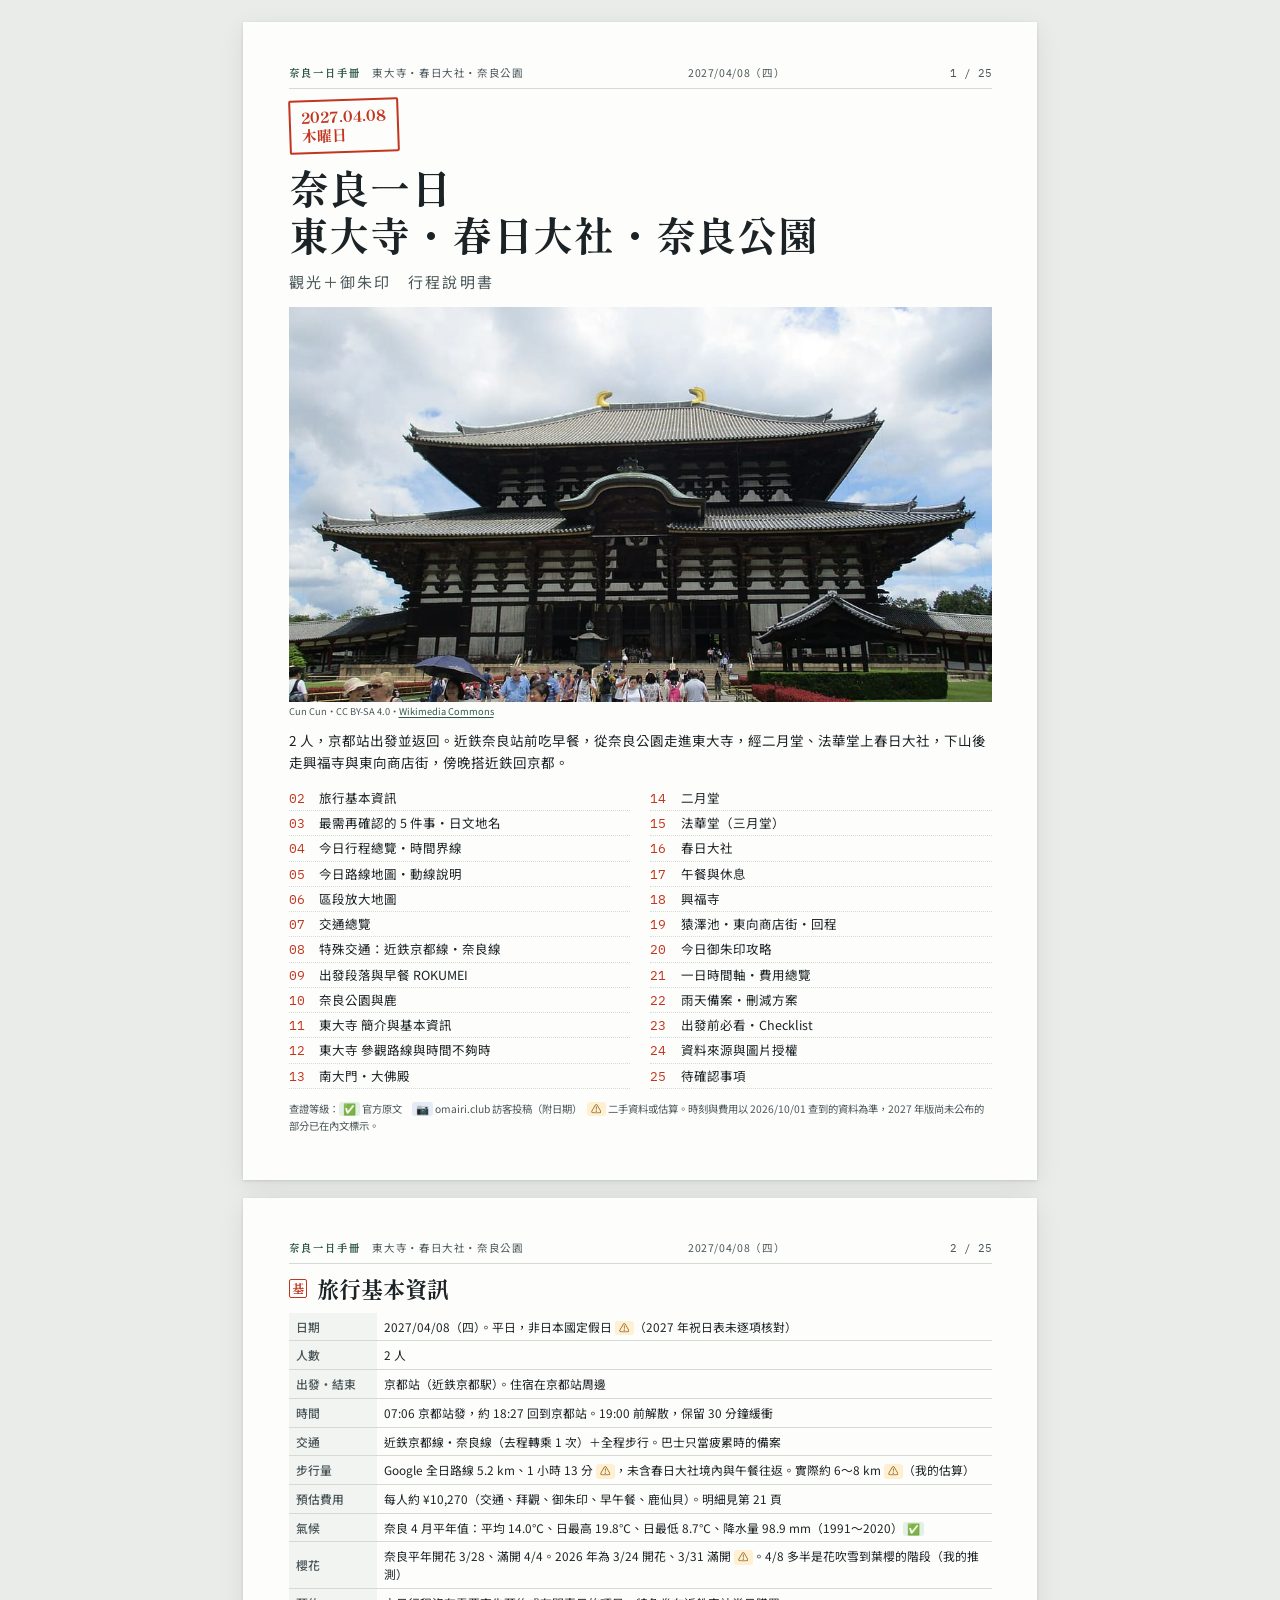
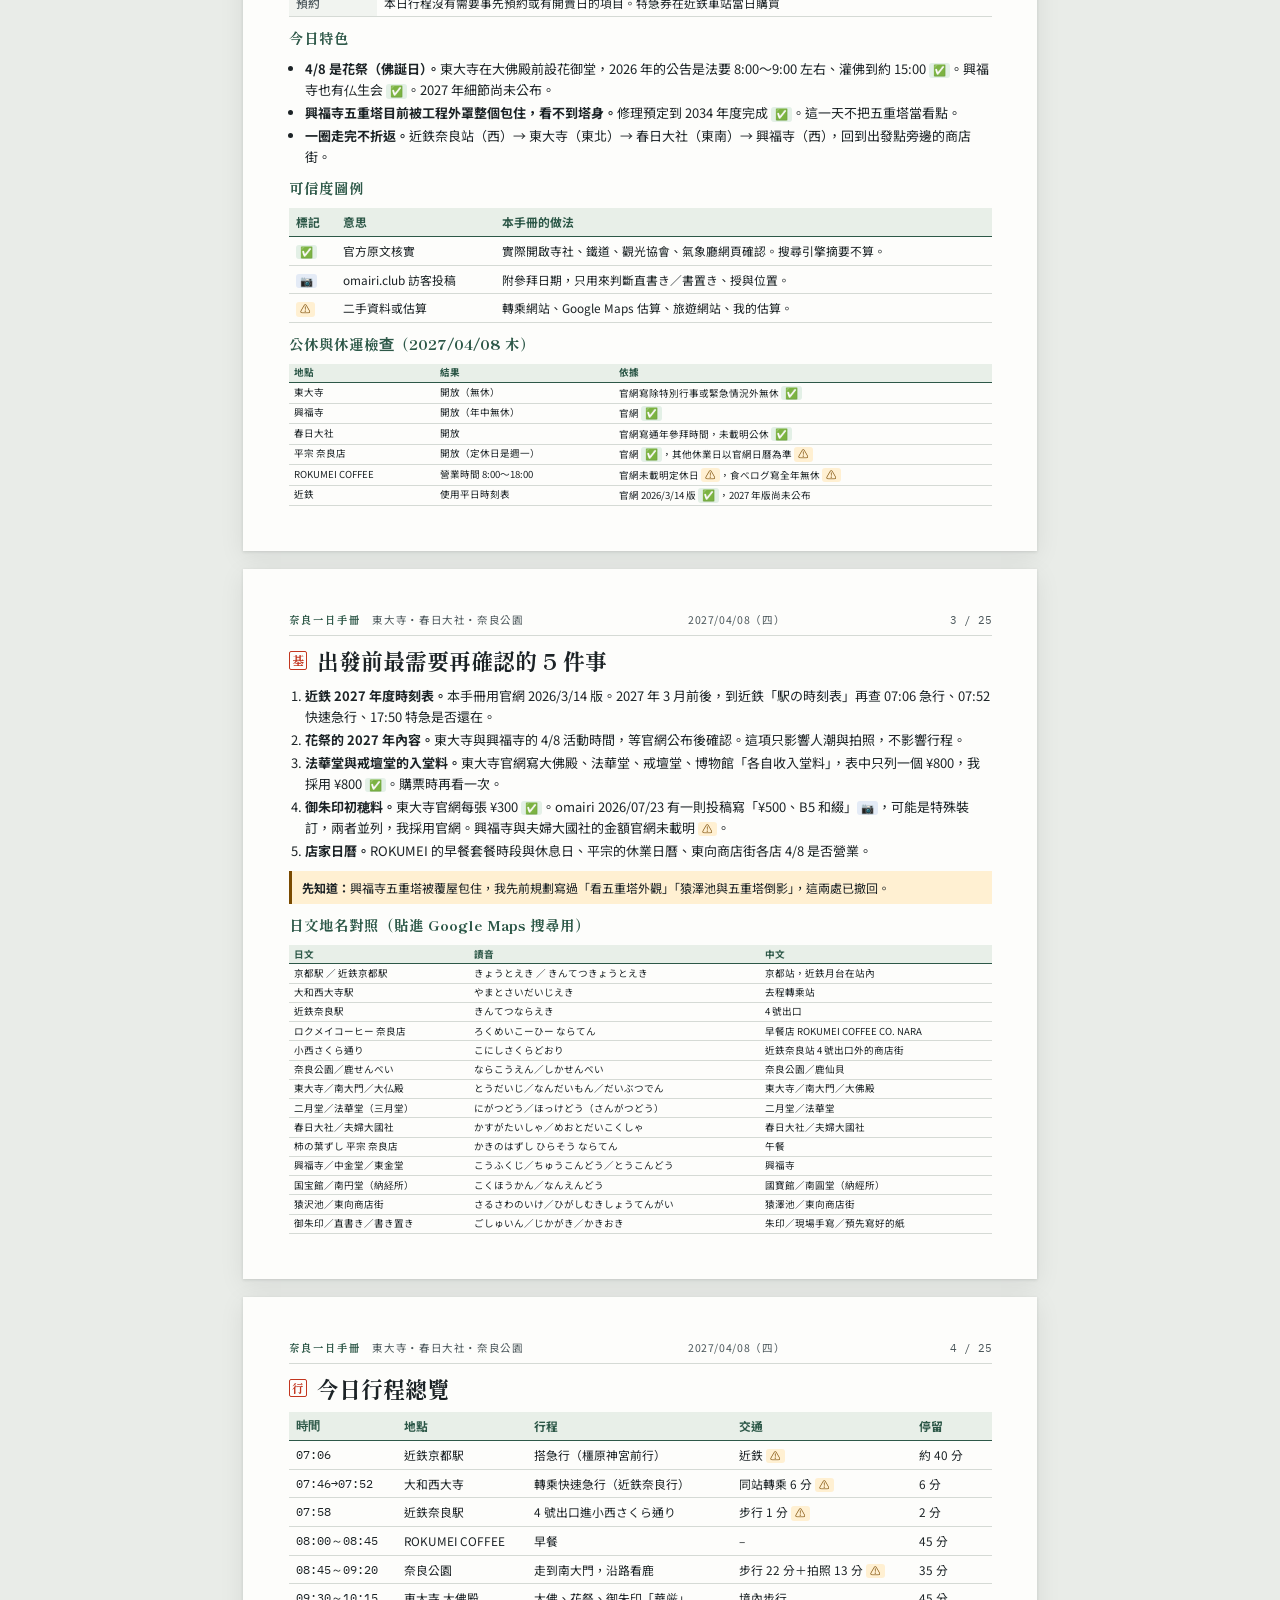
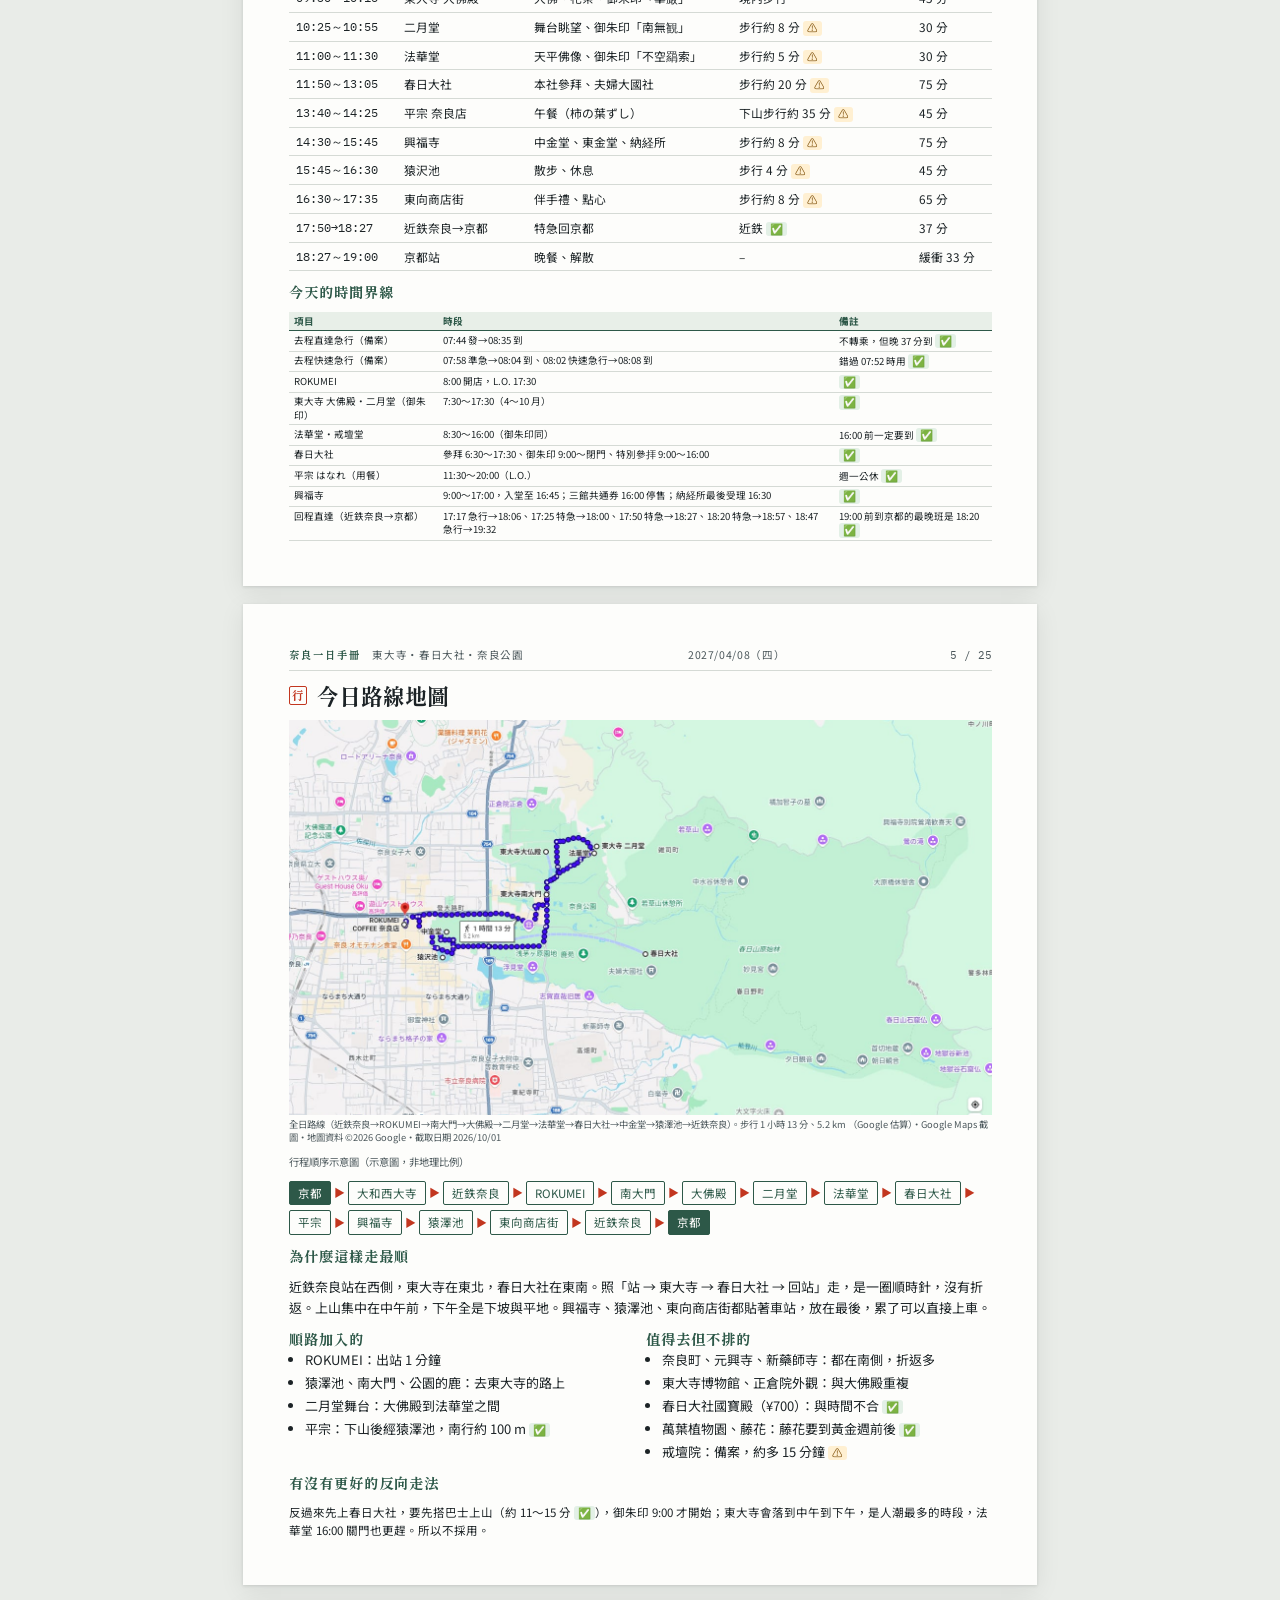
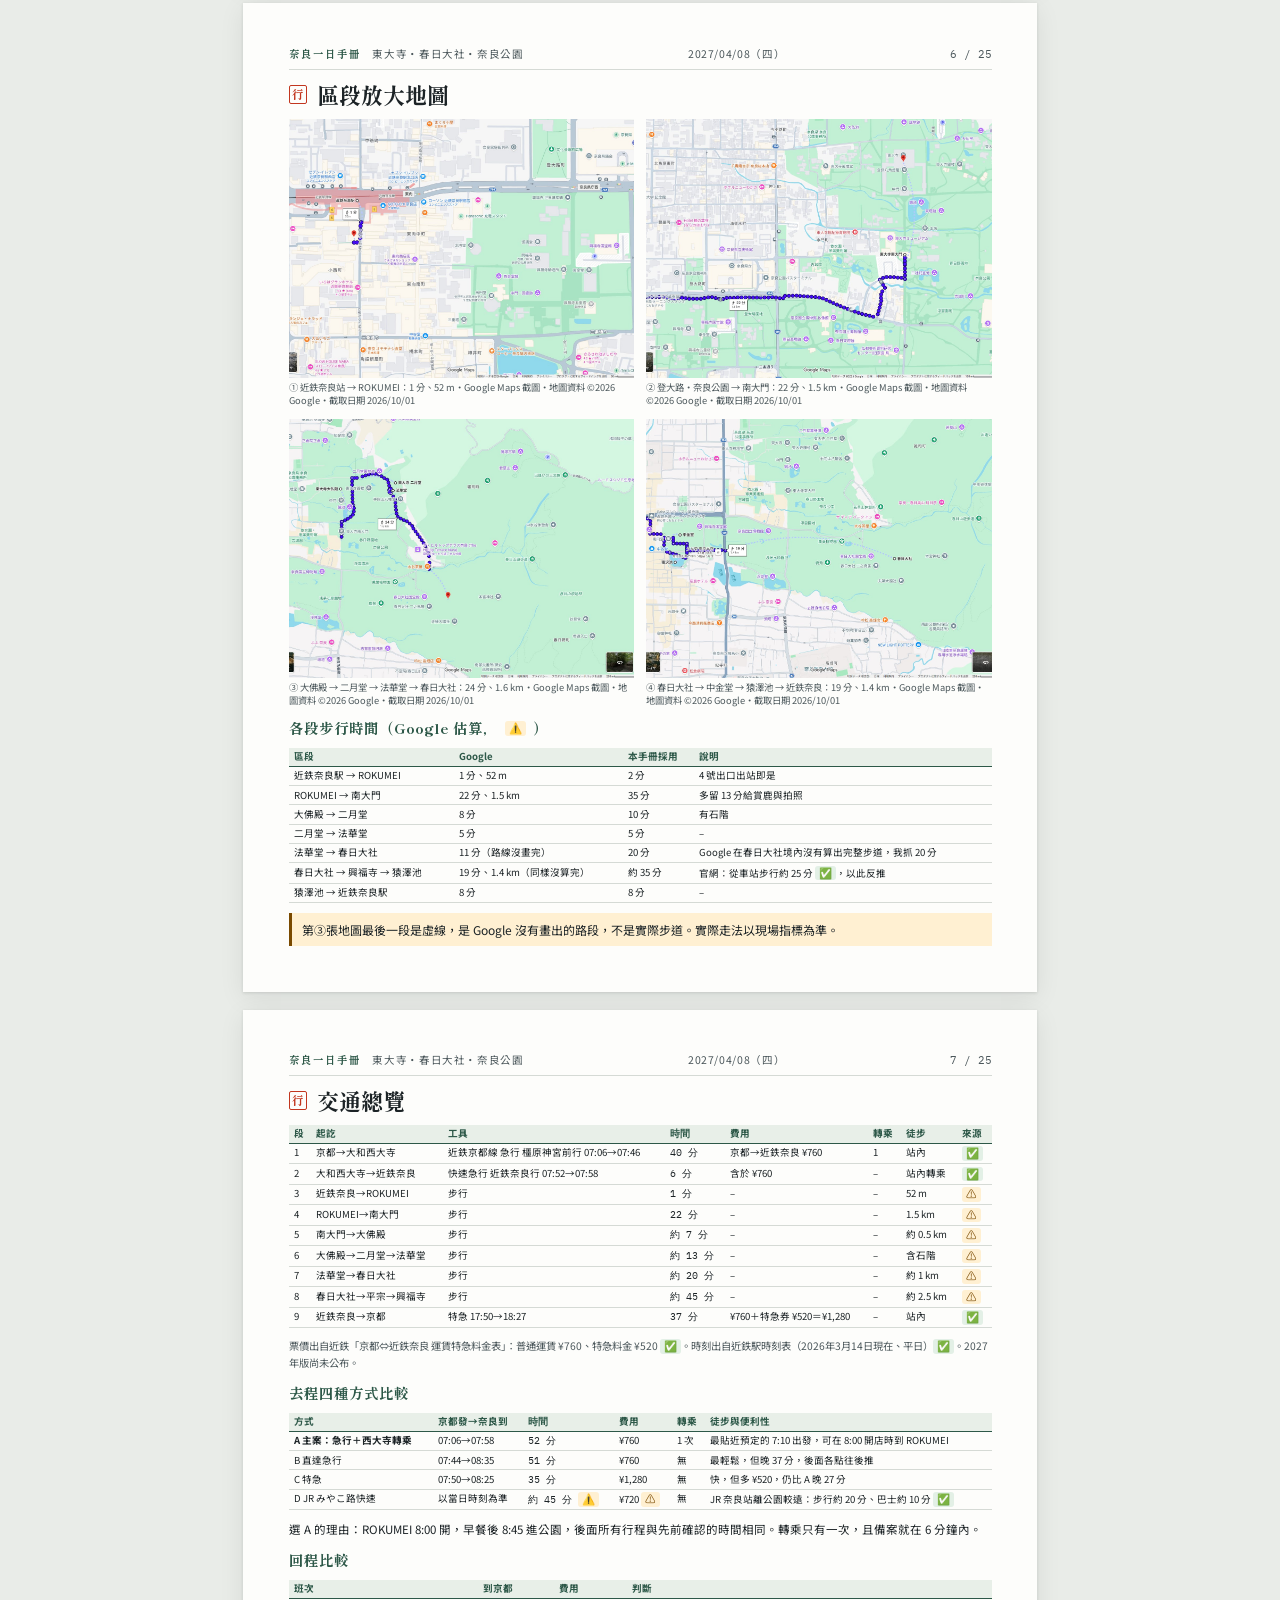
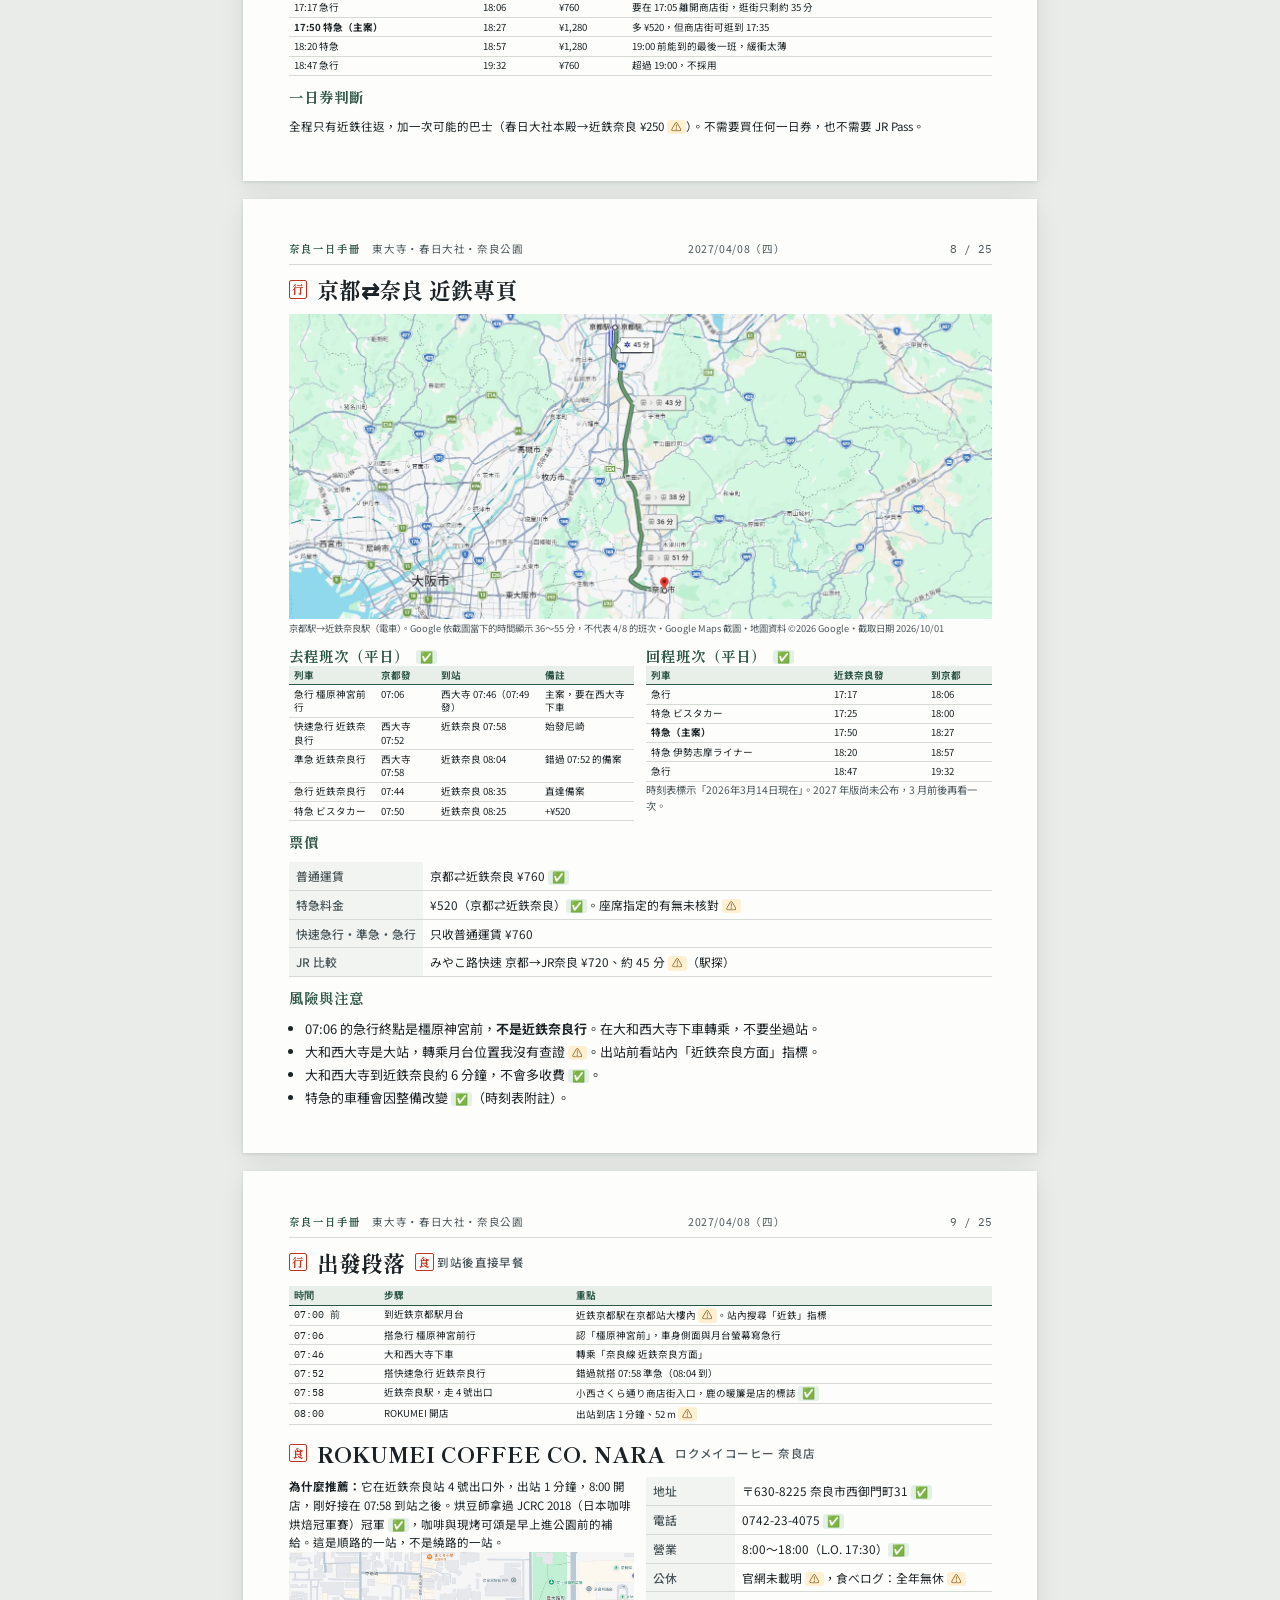
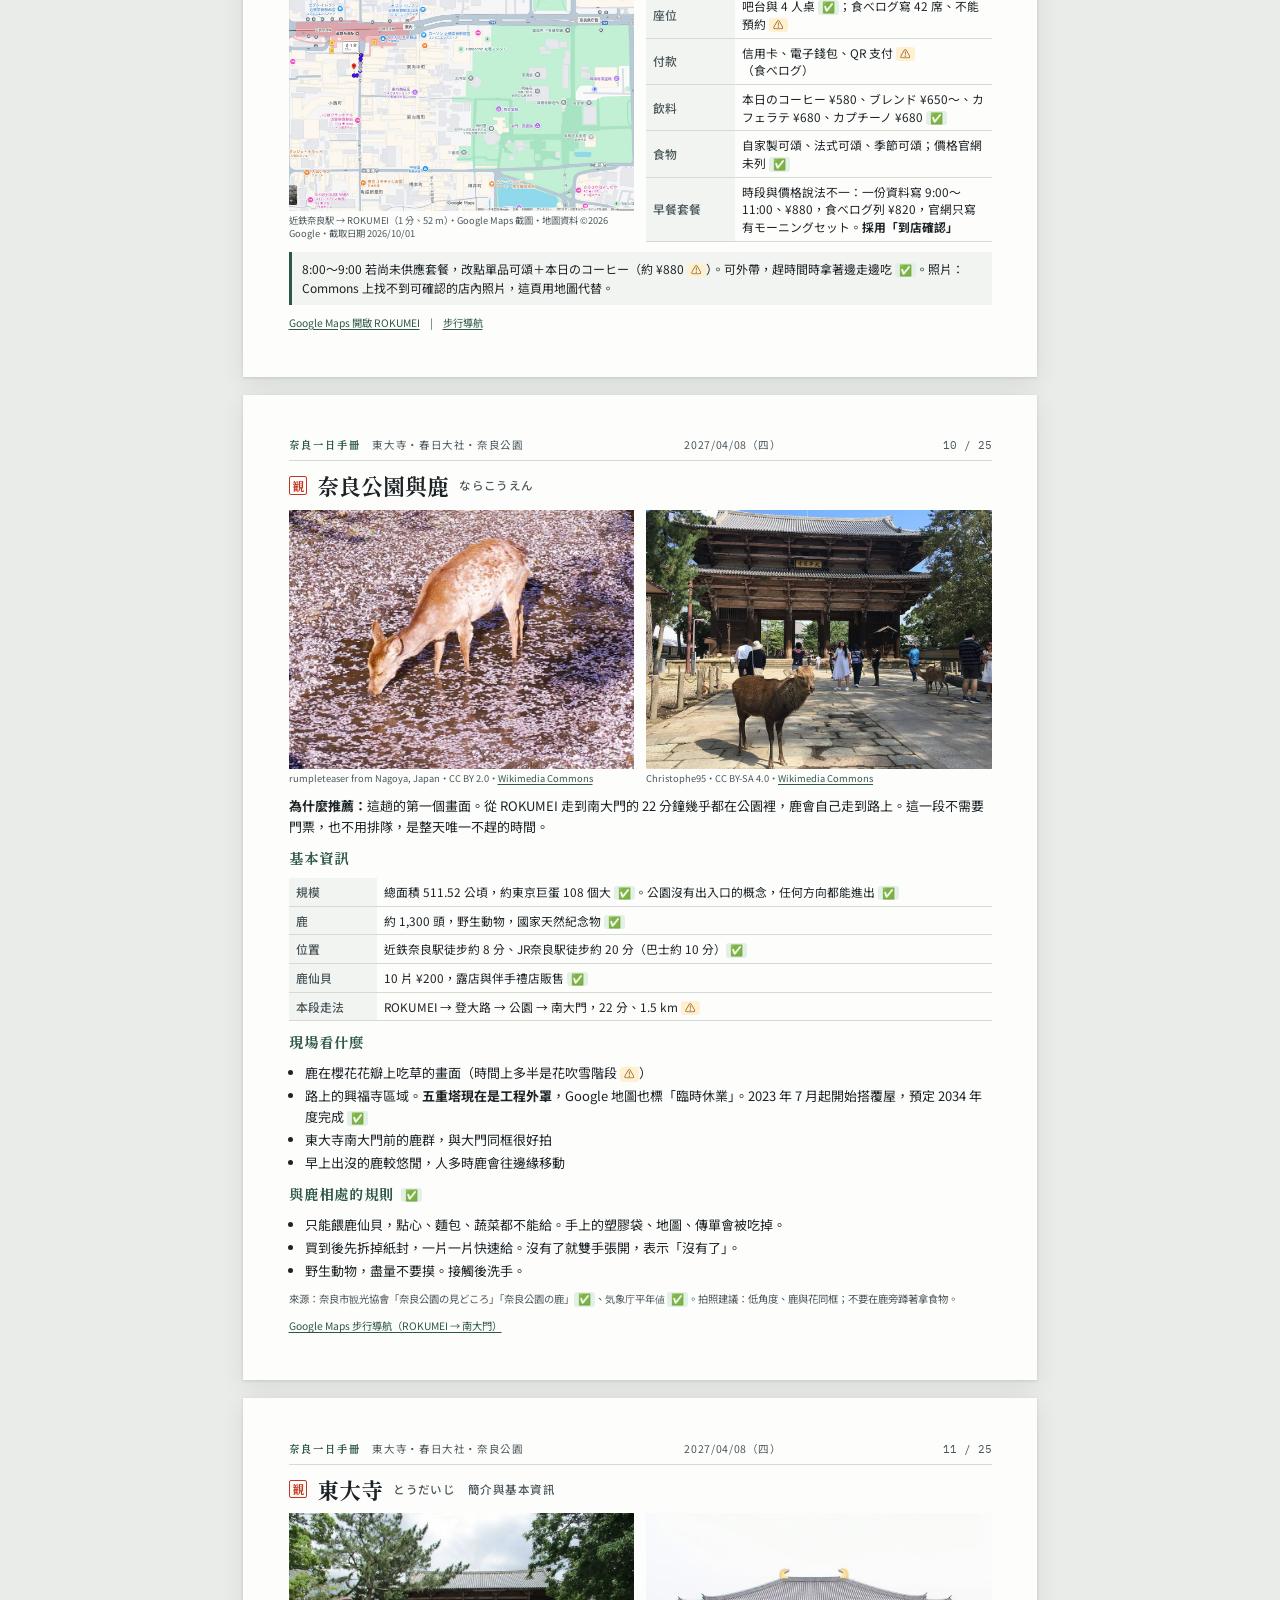
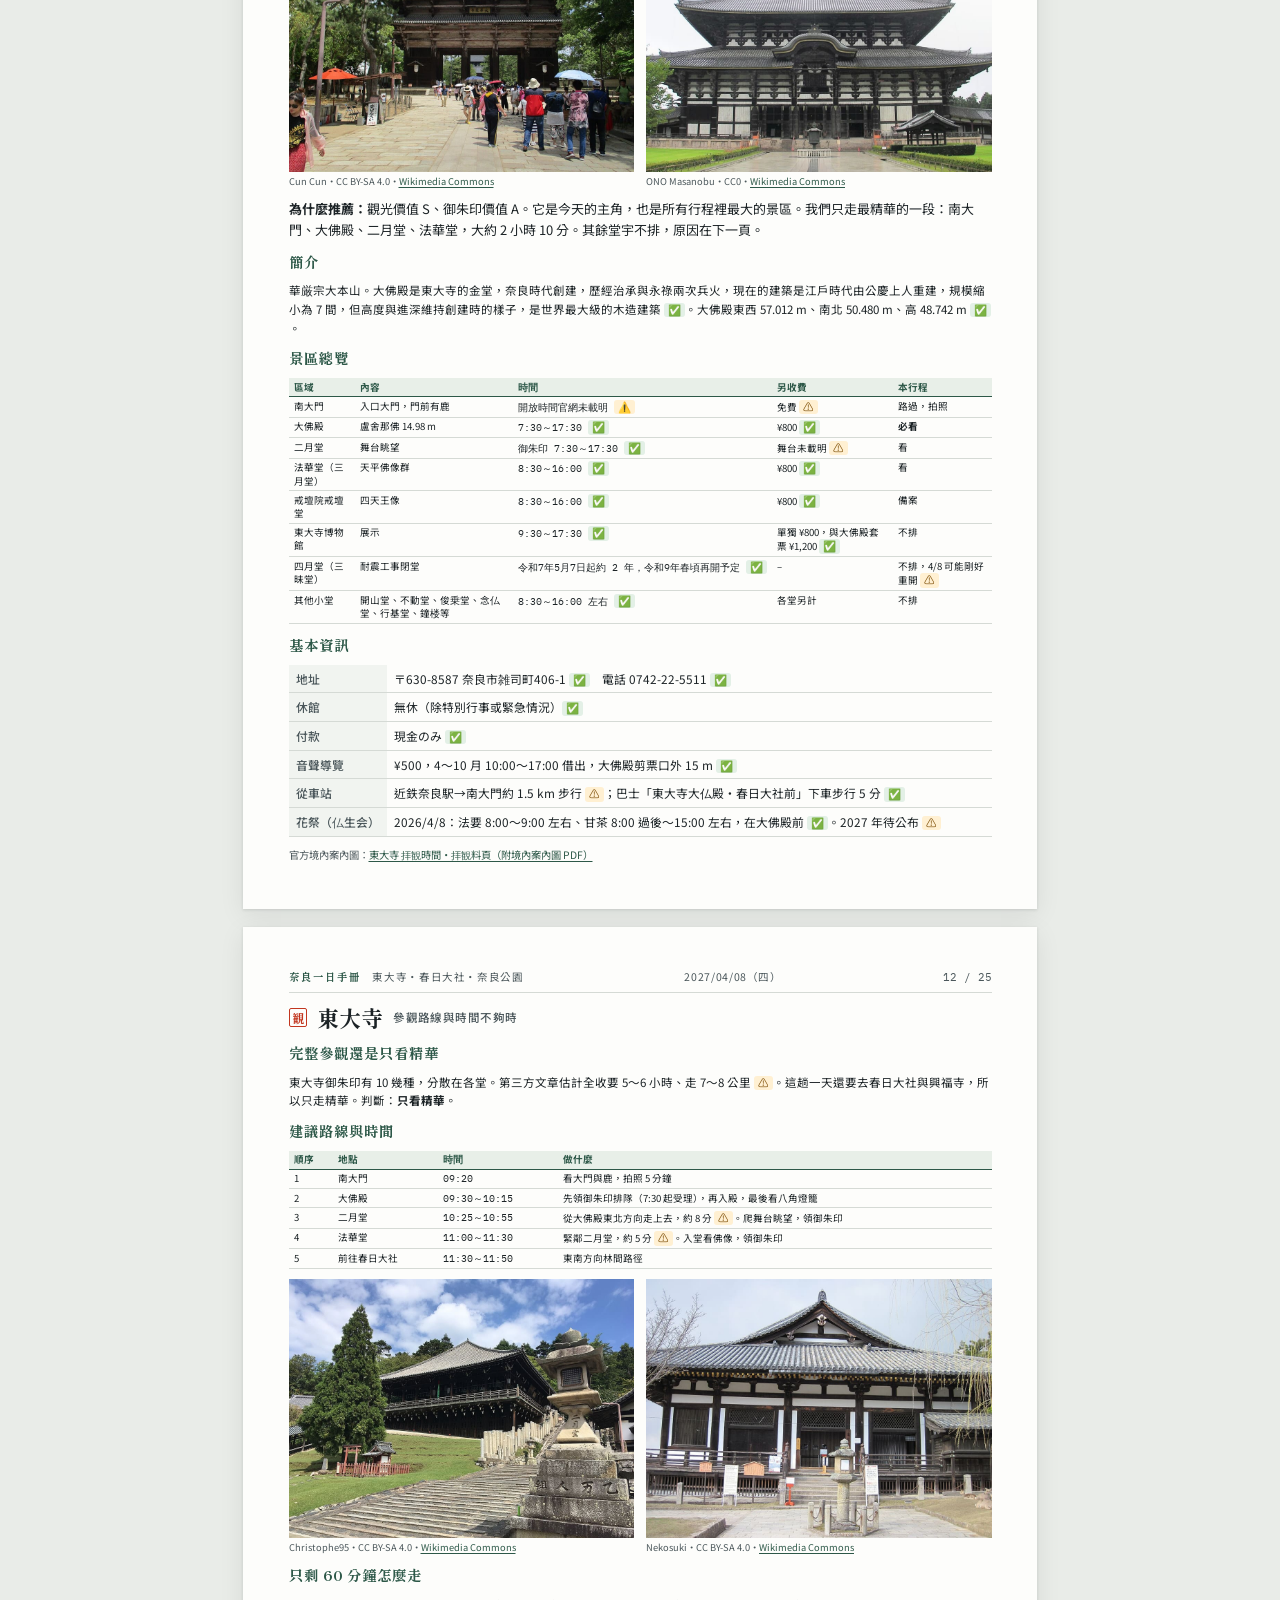
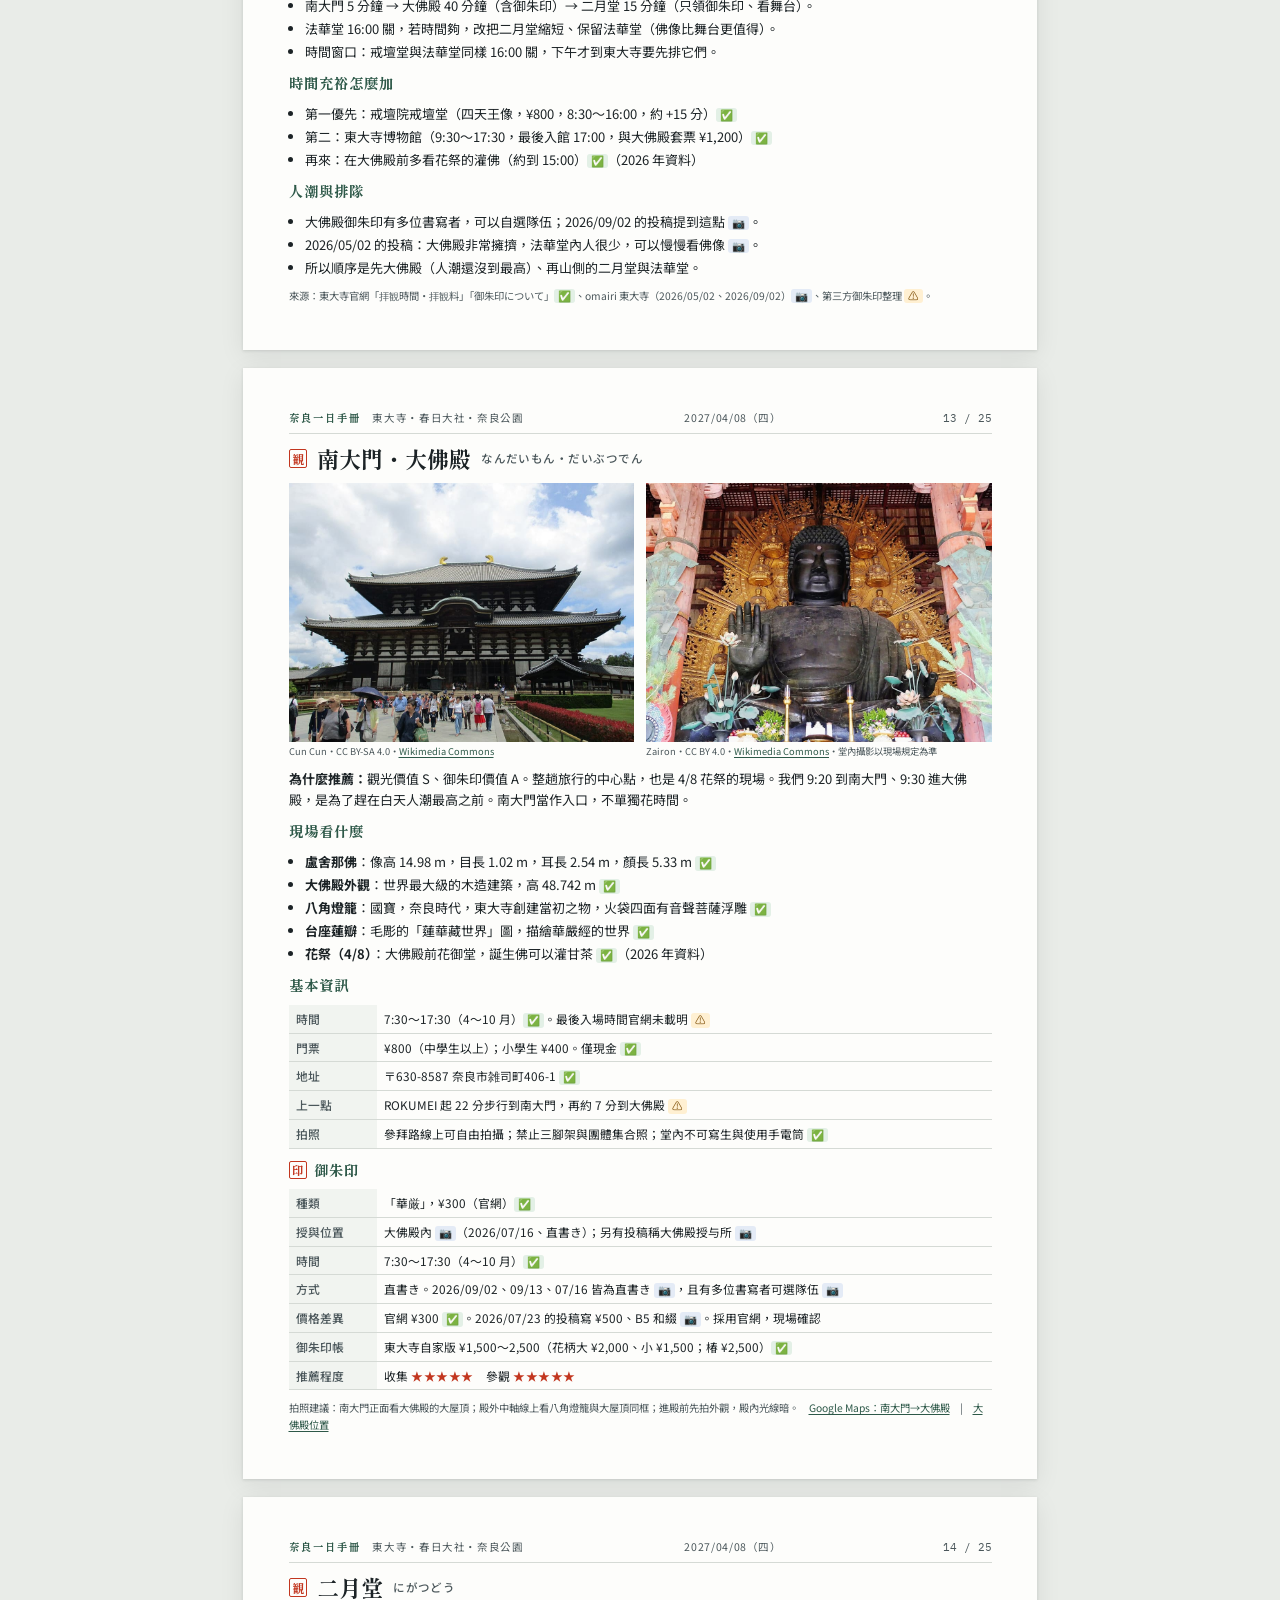
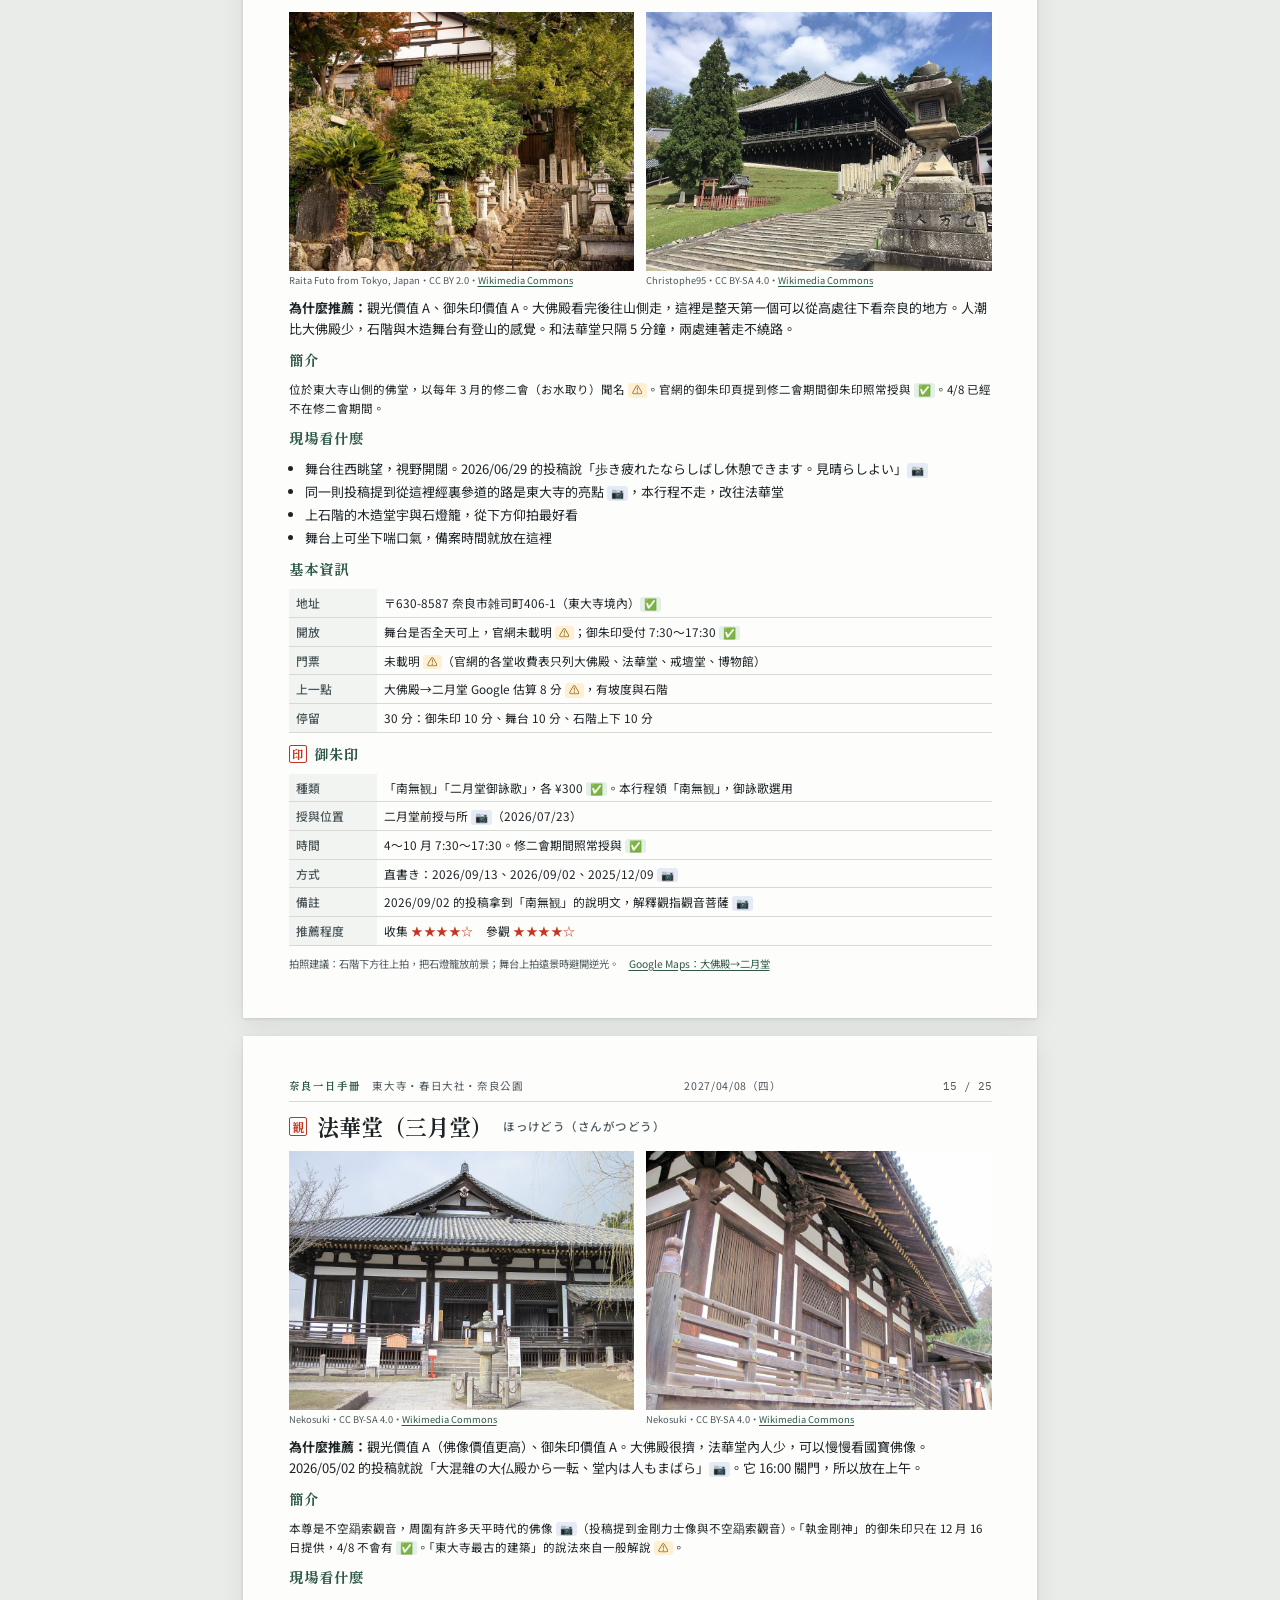
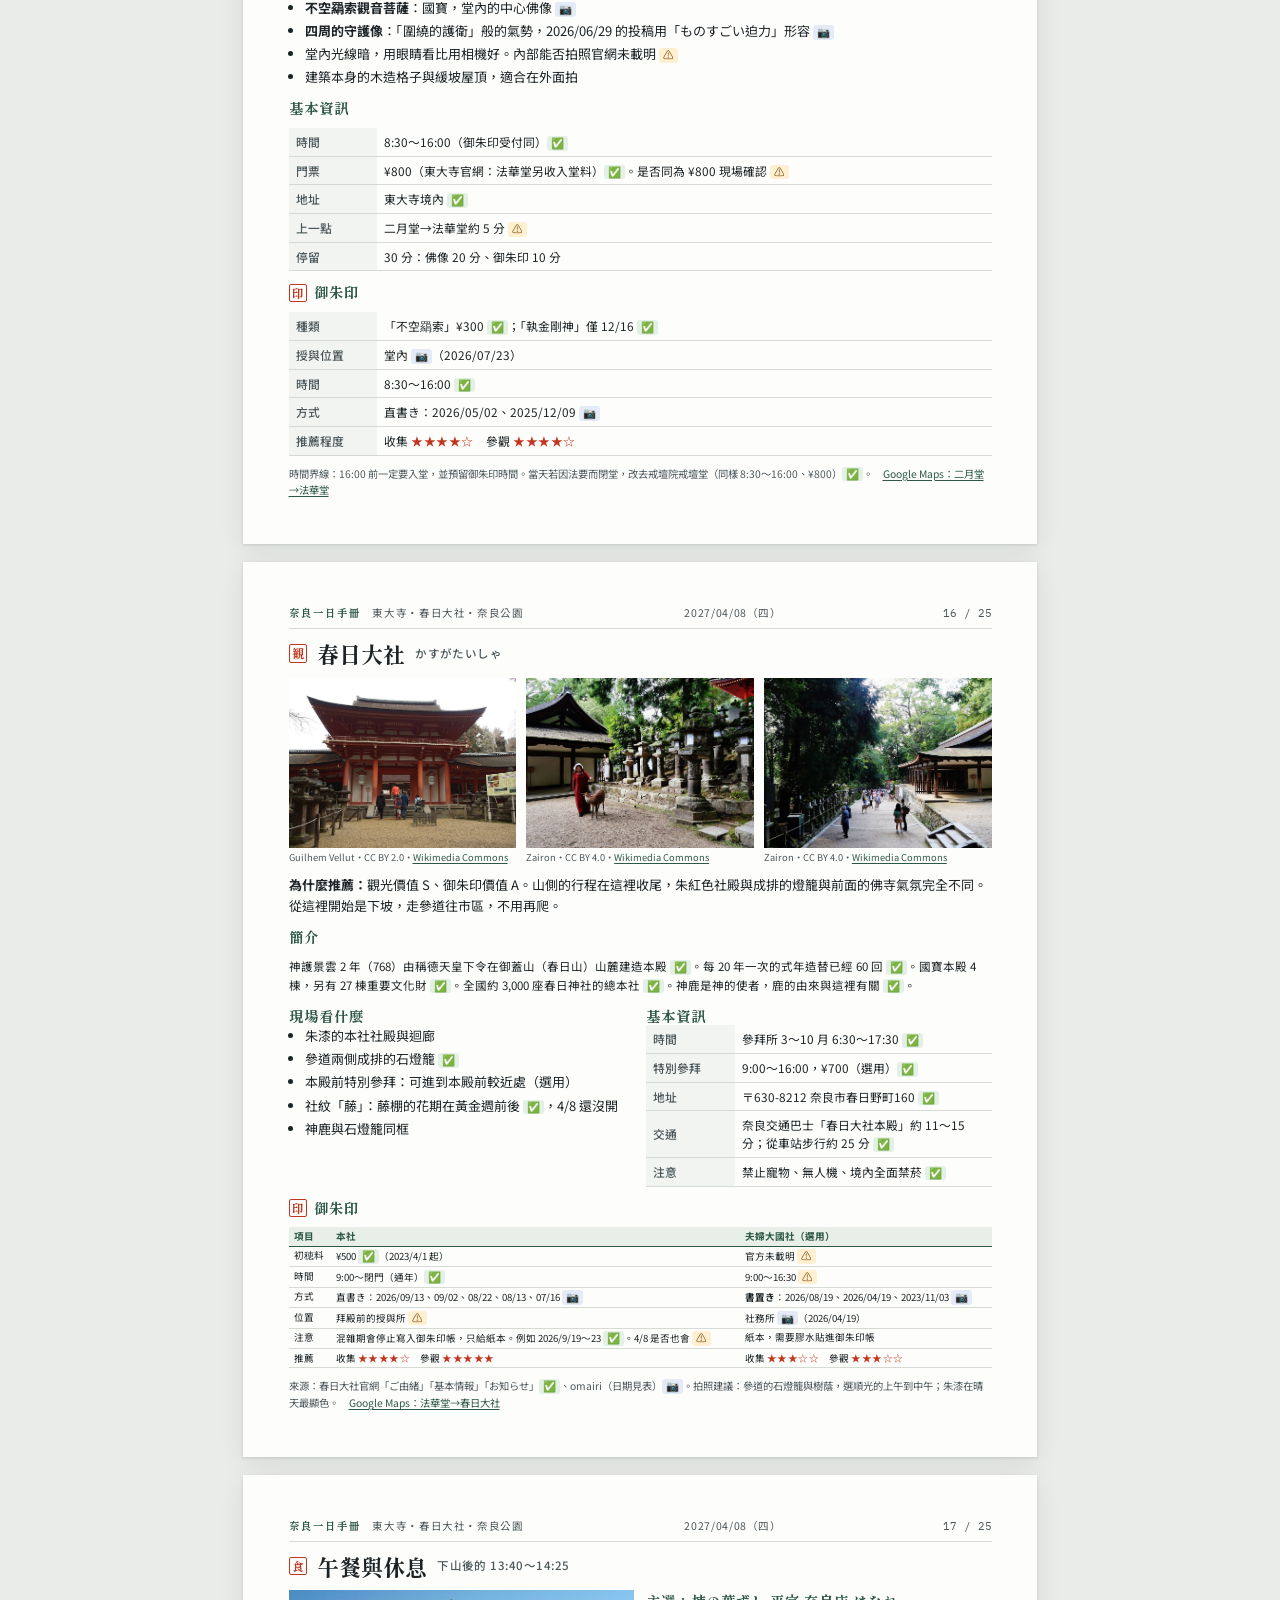
<file: nara/index.html>
<!doctype html>
<html lang="zh-Hant">
<meta charset="utf-8">
<meta name="viewport" content="width=device-width,initial-scale=1">
<title>奈良一日手冊</title>
<link rel="stylesheet" href="https://fonts.googleapis.com/css2?family=IBM+Plex+Mono:wght@400;500&family=Noto+Sans+TC:wght@400;500;700&family=Shippori+Mincho+B1:wght@600;800&display=swap">
<style>
/* Layout concept: A4 sheets like a travel-magazine spread; pine-green headings, vermilion seal marks used only as small category stamps. */
:root{
  --paper:#E9ECE8; --sheet:#FDFDFB; --ink:#1C2326; --ink2:#4B575B; --rule:#D5DAD5;
  --pine:#2D5848; --shu:#C2361F; --deer:#8A5C3B; --moss:#E8EFE8; --tint:#F1F4F0;
  --okbg:#E3F0E6; --okfg:#1E5A33; --phbg:#E4EBF6; --phfg:#264C86; --ngbg:#FFF0D2; --ngfg:#7A4A00;
  --shadow:0 1px 3px rgba(20,30,25,.12),0 6px 24px rgba(20,30,25,.08);
  --f-head:"Shippori Mincho B1","Hiragino Mincho ProN","Noto Serif TC","Yu Mincho",serif;
  --f-body:"Noto Sans TC","Hiragino Sans","Yu Gothic","Microsoft JhengHei",sans-serif;
  --f-mono:"IBM Plex Mono","SFMono-Regular",Consolas,monospace;
}
@media (prefers-color-scheme: dark){:root:not([data-theme="light"]){
  --paper:#0F1513; --sheet:#182120; --ink:#E7ECE9; --ink2:#A6B2AD; --rule:#33413C;
  --pine:#86C5AA; --shu:#EE6E55; --deer:#D4A47A; --moss:#202D29; --tint:#1D2926;
  --okbg:#1B3626; --okfg:#9ADAB0; --phbg:#1D2B45; --phfg:#A9C6F5; --ngbg:#3B2F12; --ngfg:#F2CD83;
  --shadow:0 1px 3px rgba(0,0,0,.5); color-scheme:dark}}
:root[data-theme="dark"]{
  --paper:#0F1513; --sheet:#182120; --ink:#E7ECE9; --ink2:#A6B2AD; --rule:#33413C;
  --pine:#86C5AA; --shu:#EE6E55; --deer:#D4A47A; --moss:#202D29; --tint:#1D2926;
  --okbg:#1B3626; --okfg:#9ADAB0; --phbg:#1D2B45; --phfg:#A9C6F5; --ngbg:#3B2F12; --ngfg:#F2CD83;
  --shadow:0 1px 3px rgba(0,0,0,.5); color-scheme:dark}

*{box-sizing:border-box}
body{background:var(--paper);color:var(--ink);font-family:var(--f-body);font-size:13px;line-height:1.62;padding-inline:12px;padding-block:14px}
a{color:var(--pine);text-decoration-thickness:1px;text-underline-offset:2px;overflow-wrap:anywhere}
a:focus-visible,input:focus-visible{outline:2px solid var(--shu);outline-offset:2px}
.sheet{width:min(210mm,100%);margin:0 auto 18px;background:var(--sheet);box-shadow:var(--shadow);padding:11mm 12mm 12mm;display:flex;flex-direction:column;gap:10px;position:relative;min-width:0}
.sheet>*{flex-shrink:0;min-width:0}
.hd{display:flex;justify-content:space-between;gap:12px;align-items:baseline;font-size:10.5px;letter-spacing:.06em;color:var(--ink2);border-bottom:1px solid var(--rule);padding-bottom:6px}
.hd .pg{font-family:var(--f-mono);letter-spacing:0;white-space:nowrap}
.hd b{font-family:var(--f-head);font-weight:800;color:var(--pine);letter-spacing:.1em}
h1,h2,h3{font-family:var(--f-head);color:var(--ink);text-wrap:balance;margin:0;line-height:1.3}
h2{font-size:22px;font-weight:800;display:flex;gap:10px;align-items:center;flex-wrap:wrap}
h2 small{font-family:var(--f-body);font-size:11.5px;font-weight:500;color:var(--ink2);letter-spacing:.04em}
h3{font-size:14.5px;font-weight:800;color:var(--pine);display:flex;align-items:center;gap:7px;margin-top:2px}
p{margin:0}
.seal{display:inline-flex;align-items:center;justify-content:center;width:1.55em;height:1.55em;border:1.5px solid var(--shu);color:var(--shu);font-style:normal;font-family:var(--f-head);font-weight:800;font-size:12px;line-height:1;flex:none;border-radius:2px}
.lead{font-size:13.5px;color:var(--ink)}
.mut{color:var(--ink2)}
.sm{font-size:11.5px}
.xs{font-size:10.3px;color:var(--ink2)}
.mono{font-family:var(--f-mono);font-variant-numeric:tabular-nums}
.t{display:inline-block;font-size:10.5px;line-height:1;padding:2px 4px;border-radius:3px;vertical-align:baseline;white-space:nowrap;font-style:normal}
.t.ok{background:var(--okbg);color:var(--okfg)}.t.ph{background:var(--phbg);color:var(--phfg)}.t.ng{background:var(--ngbg);color:var(--ngfg)}
.tw{overflow-x:auto;max-width:100%}
table{border-collapse:collapse;width:100%;font-size:11.8px;line-height:1.5}
th{background:var(--moss);color:var(--pine);text-align:left;font-weight:700;white-space:nowrap;padding:5px 7px;border-bottom:1.5px solid var(--pine)}
td{padding:5px 7px;border-bottom:1px solid var(--rule);vertical-align:top}
td.tm,th.tm{font-family:var(--f-mono);font-variant-numeric:tabular-nums;white-space:nowrap}
table.dense{font-size:9.6px;line-height:1.38}table.dense td,table.dense th{padding:2.5px 5px}
table.kv th{width:7.5em;background:var(--tint);border-bottom:1px solid var(--rule);color:var(--ink2);font-weight:500}
.grid2{display:grid;grid-template-columns:1fr 1fr;gap:12px}
.grid3{display:grid;grid-template-columns:repeat(3,1fr);gap:10px}
.cols{display:grid;grid-template-columns:1fr 1fr;gap:14px 18px}
@media (max-width:640px){.grid2,.grid3,.cols{grid-template-columns:1fr}.sheet{padding:16px}}
figure{margin:0;min-width:0}
figure img{display:block;width:100%;max-width:100%;object-fit:cover;aspect-ratio:3/2;background:var(--tint)}
figure.w img{aspect-ratio:16/9}figure.ww img{aspect-ratio:2.3/1}figure.map img{aspect-ratio:16/9;object-position:50% 45%}figure.sq img{aspect-ratio:4/3}
figcaption{font-size:9.3px;line-height:1.4;color:var(--ink2);padding-top:3px}
.box{background:var(--tint);border-left:3px solid var(--pine);padding:7px 10px;font-size:12px}
.box.warn{background:var(--ngbg);border-left-color:var(--ngfg);color:var(--ink)}
.box.shu{border-left-color:var(--shu)}
ul.l,ol.l{margin:0;padding-left:1.25em;display:flex;flex-direction:column;gap:2px}
ul.l.c{list-style:none;padding-left:0}
.chips{display:flex;flex-wrap:wrap;gap:5px 3px;align-items:center}
.chip{white-space:nowrap;border:1px solid var(--pine);color:var(--pine);padding:2px 8px;font-size:11.5px;border-radius:2px;background:var(--sheet)}
.chip.k{background:var(--pine);color:var(--sheet)}
.arr{color:var(--shu);font-size:11px}
.toc{columns:2;column-gap:20px;font-size:12.5px}
.toc a{display:flex;gap:8px;text-decoration:none;color:var(--ink);padding:2px 0;border-bottom:1px dotted var(--rule);break-inside:avoid}
.toc a span.n{font-family:var(--f-mono);color:var(--shu);min-width:1.8em}
.cover{display:flex;flex-direction:column;gap:12px}
.cover h1{font-size:40px;font-weight:800;line-height:1.18;letter-spacing:.02em}
.cover .sub{font-size:15px;color:var(--ink2);letter-spacing:.14em}
.stamp{display:inline-flex;flex-direction:column;border:2px solid var(--shu);color:var(--shu);font-family:var(--f-head);font-weight:800;padding:6px 10px;line-height:1.25;font-size:15px;align-self:flex-start;transform:rotate(-2deg);border-radius:2px}
.tl{display:flex;flex-direction:column;border-left:2px solid var(--pine);margin-left:6px}
.tl>div{display:grid;grid-template-columns:5.6em 1fr;gap:8px;padding:2px 0 5px 12px;position:relative;font-size:11.8px}
.tl>div::before{content:"";position:absolute;left:-6px;top:7px;width:9px;height:9px;background:var(--sheet);border:2px solid var(--shu);border-radius:50%}
.tl .tm{font-family:var(--f-mono);font-weight:500;color:var(--pine);white-space:nowrap}
.star{color:var(--shu);letter-spacing:.05em;white-space:nowrap}
label.ck{display:flex;gap:8px;align-items:flex-start;padding:2px 0;font-size:12px;cursor:pointer}
label.ck input{margin-top:3px;accent-color:var(--shu)}
.ckgrp{display:flex;flex-direction:column;gap:0}
.kpi{display:grid;grid-template-columns:repeat(4,1fr);gap:8px}
.kpi div{border:1px solid var(--rule);padding:6px 8px;background:var(--tint)}
.kpi b{display:block;font-family:var(--f-mono);font-size:15px;color:var(--pine)}
.kpi span{font-size:10.5px;color:var(--ink2)}
@media (max-width:640px){.kpi{grid-template-columns:1fr 1fr}.toc{columns:1}.cover h1{font-size:30px}}

@media print{
  :root,:root[data-theme="dark"],:root:not([data-theme="light"]){
    --paper:#fff; --sheet:#fff; --ink:#1C2326; --ink2:#4B575B; --rule:#D5DAD5; --pine:#2D5848; --shu:#C2361F; --deer:#8A5C3B; --moss:#E8EFE8; --tint:#F1F4F0;
    --okbg:#E3F0E6; --okfg:#1E5A33; --phbg:#E4EBF6; --phfg:#264C86; --ngbg:#FFF0D2; --ngfg:#7A4A00; --shadow:none; color-scheme:light}
  @page{size:A4;margin:0}
  html,body{background:#fff}
  body{padding:0;-webkit-print-color-adjust:exact;print-color-adjust:exact}
  .sheet{width:210mm;height:297mm;margin:0;padding:10mm 12mm 9mm;box-shadow:none;overflow:hidden;break-after:page;page-break-after:always;gap:7px;font-size:calc(12.2px*var(--k,1));line-height:1.52}
  .sheet:last-child{break-after:auto;page-break-after:auto}
  .hd{font-size:.86em}
  table{font-size:.94em}table.dense{font-size:.84em}
  h2{font-size:1.65em}h2 small{font-size:.52em}h3{font-size:1.08em}
  .lead{font-size:1.05em}.box{font-size:.95em;padding:5px 9px}
  .tl>div{font-size:.95em;padding-bottom:3px}
  .sm{font-size:.92em}.xs{font-size:.84em}
  figcaption{font-size:.74em}
  .t{font-size:.84em}
  .cover h1{font-size:3.2em}.cover .sub{font-size:1.2em}
  .tw{overflow:visible}
}
</style>
<main>
<section class="sheet" id="p1" aria-label="第 1 頁 封面・目錄">
<header class="hd"><span><b>奈良一日手冊</b>　東大寺・春日大社・奈良公園</span><span>2027/04/08（四）</span><span class="pg">1 / 25</span></header>

<div class="cover">
  <div class="stamp"><span>2027.04.08</span><span>木曜日</span></div>
  <h1>奈良一日<br>東大寺・春日大社・奈良公園</h1>
  <div class="sub">觀光＋御朱印　行程說明書</div>
  <figure class="w"><img src="img/daibutsuden2.jpg" alt="東大寺大佛殿正面" width="1000"><figcaption>Cun Cun・CC BY-SA 4.0・<a href="https://commons.wikimedia.org/wiki/File:T%C5%8Ddai-ji_Daibutsuden,_June_2019.jpg">Wikimedia Commons</a></figcaption></figure>
  <p class="lead">2 人，京都站出發並返回。近鉄奈良站前吃早餐，從奈良公園走進東大寺，經二月堂、法華堂上春日大社，下山後走興福寺與東向商店街，傍晚搭近鉄回京都。</p>
  <div class="toc"><a href="#p2"><span class="n">02</span><span>旅行基本資訊</span></a><a href="#p3"><span class="n">03</span><span>最需再確認的 5 件事・日文地名</span></a><a href="#p4"><span class="n">04</span><span>今日行程總覽・時間界線</span></a><a href="#p5"><span class="n">05</span><span>今日路線地圖・動線說明</span></a><a href="#p6"><span class="n">06</span><span>區段放大地圖</span></a><a href="#p7"><span class="n">07</span><span>交通總覽</span></a><a href="#p8"><span class="n">08</span><span>特殊交通：近鉄京都線・奈良線</span></a><a href="#p9"><span class="n">09</span><span>出發段落與早餐 ROKUMEI</span></a><a href="#p10"><span class="n">10</span><span>奈良公園與鹿</span></a><a href="#p11"><span class="n">11</span><span>東大寺 簡介與基本資訊</span></a><a href="#p12"><span class="n">12</span><span>東大寺 參觀路線與時間不夠時</span></a><a href="#p13"><span class="n">13</span><span>南大門・大佛殿</span></a><a href="#p14"><span class="n">14</span><span>二月堂</span></a><a href="#p15"><span class="n">15</span><span>法華堂（三月堂）</span></a><a href="#p16"><span class="n">16</span><span>春日大社</span></a><a href="#p17"><span class="n">17</span><span>午餐與休息</span></a><a href="#p18"><span class="n">18</span><span>興福寺</span></a><a href="#p19"><span class="n">19</span><span>猿澤池・東向商店街・回程</span></a><a href="#p20"><span class="n">20</span><span>今日御朱印攻略</span></a><a href="#p21"><span class="n">21</span><span>一日時間軸・費用總覽</span></a><a href="#p22"><span class="n">22</span><span>雨天備案・刪減方案</span></a><a href="#p23"><span class="n">23</span><span>出發前必看・Checklist</span></a><a href="#p24"><span class="n">24</span><span>資料來源與圖片授權</span></a><a href="#p25"><span class="n">25</span><span>待確認事項</span></a></div>
  <p class="xs">查證等級：<i class="t ok">✅</i> 官方原文　<i class="t ph">📷</i> omairi.club 訪客投稿（附日期）　<i class="t ng">⚠️</i> 二手資料或估算。時刻與費用以 2026/10/01 查到的資料為準，2027 年版尚未公布的部分已在內文標示。</p>
</div>
</section>
<section class="sheet" id="p2" aria-label="第 2 頁 旅行基本資訊">
<header class="hd"><span><b>奈良一日手冊</b>　東大寺・春日大社・奈良公園</span><span>2027/04/08（四）</span><span class="pg">2 / 25</span></header>

<h2><i class="seal">基</i>旅行基本資訊</h2>
<div class="tw"><table class="kv "><tbody><tr><th>日期</th><td>2027/04/08（四）。平日，非日本國定假日 <i class="t ng">⚠️</i>（2027 年祝日表未逐項核對）</td></tr><tr><th>人數</th><td>2 人</td></tr><tr><th>出發・結束</th><td>京都站（近鉄京都駅）。住宿在京都站周邊</td></tr><tr><th>時間</th><td>07:06 京都站發，約 18:27 回到京都站。19:00 前解散，保留 30 分鐘緩衝</td></tr><tr><th>交通</th><td>近鉄京都線・奈良線（去程轉乘 1 次）＋全程步行。巴士只當疲累時的備案</td></tr><tr><th>步行量</th><td>Google 全日路線 5.2 km、1 小時 13 分 <i class="t ng">⚠️</i>，未含春日大社境內與午餐往返。實際約 6～8 km <i class="t ng">⚠️</i>（我的估算）</td></tr><tr><th>預估費用</th><td>每人約 ¥10,270（交通、拜觀、御朱印、早午餐、鹿仙貝）。明細見第 21 頁</td></tr><tr><th>氣候</th><td>奈良 4 月平年值：平均 14.0℃、日最高 19.8℃、日最低 8.7℃、降水量 98.9 mm（1991～2020）<i class="t ok">✅</i></td></tr><tr><th>櫻花</th><td>奈良平年開花 3/28、滿開 4/4。2026 年為 3/24 開花、3/31 滿開 <i class="t ng">⚠️</i>。4/8 多半是花吹雪到葉櫻的階段（我的推測）</td></tr><tr><th>預約</th><td>本日行程沒有需要事先預約或有開賣日的項目。特急券在近鉄車站當日購買</td></tr></tbody></table></div>
<h3>今日特色</h3>
<ul class="l "><li><b>4/8 是花祭（佛誕日）。</b>東大寺在大佛殿前設花御堂，2026 年的公告是法要 8:00～9:00 左右、灌佛到約 15:00 <i class="t ok">✅</i>。興福寺也有仏生会 <i class="t ok">✅</i>。2027 年細節尚未公布。</li><li><b>興福寺五重塔目前被工程外罩整個包住，看不到塔身。</b>修理預定到 2034 年度完成 <i class="t ok">✅</i>。這一天不把五重塔當看點。</li><li><b>一圈走完不折返。</b>近鉄奈良站（西）→ 東大寺（東北）→ 春日大社（東南）→ 興福寺（西），回到出發點旁邊的商店街。</li></ul>
<h3>可信度圖例</h3>
<div class="tw"><table><thead><tr><th>標記</th><th>意思</th><th>本手冊的做法</th></tr></thead><tbody>
<tr><td><i class="t ok">✅</i></td><td>官方原文核實</td><td>實際開啟寺社、鐵道、觀光協會、氣象廳網頁確認。搜尋引擎摘要不算。</td></tr>
<tr><td><i class="t ph">📷</i></td><td>omairi.club 訪客投稿</td><td>附參拜日期，只用來判斷直書き／書置き、授與位置。</td></tr>
<tr><td><i class="t ng">⚠️</i></td><td>二手資料或估算</td><td>轉乘網站、Google Maps 估算、旅遊網站、我的估算。</td></tr>
</tbody></table></div>
<h3>公休與休運檢查（2027/04/08 木）</h3>
<div class="tw"><table class="dense"><thead><tr><th>地點</th><th>結果</th><th>依據</th></tr></thead><tbody><tr><td>東大寺</td><td>開放（無休）</td><td>官網寫除特別行事或緊急情況外無休 <i class="t ok">✅</i></td></tr><tr><td>興福寺</td><td>開放（年中無休）</td><td>官網 <i class="t ok">✅</i></td></tr><tr><td>春日大社</td><td>開放</td><td>官網寫通年參拜時間，未載明公休 <i class="t ok">✅</i></td></tr><tr><td>平宗 奈良店</td><td>開放（定休日是週一）</td><td>官網 <i class="t ok">✅</i>，其他休業日以官網日曆為準 <i class="t ng">⚠️</i></td></tr><tr><td>ROKUMEI COFFEE</td><td>營業時間 8:00～18:00</td><td>官網未載明定休日 <i class="t ng">⚠️</i>，食べログ寫全年無休 <i class="t ng">⚠️</i></td></tr><tr><td>近鉄</td><td>使用平日時刻表</td><td>官網 2026/3/14 版 <i class="t ok">✅</i>，2027 年版尚未公布</td></tr></tbody></table></div>

</section>
<section class="sheet" id="p3" aria-label="第 3 頁 最需再確認的 5 件事・日文地名">
<header class="hd"><span><b>奈良一日手冊</b>　東大寺・春日大社・奈良公園</span><span>2027/04/08（四）</span><span class="pg">3 / 25</span></header>

<h2><i class="seal">基</i>出發前最需要再確認的 5 件事</h2>
<ol class="l"><li><b>近鉄 2027 年度時刻表。</b>本手冊用官網 2026/3/14 版。2027 年 3 月前後，到近鉄「駅の時刻表」再查 07:06 急行、07:52 快速急行、17:50 特急是否還在。</li><li><b>花祭的 2027 年內容。</b>東大寺與興福寺的 4/8 活動時間，等官網公布後確認。這項只影響人潮與拍照，不影響行程。</li><li><b>法華堂與戒壇堂的入堂料。</b>東大寺官網寫大佛殿、法華堂、戒壇堂、博物館「各自收入堂料」，表中只列一個 ¥800，我採用 ¥800 <i class="t ok">✅</i>。購票時再看一次。</li><li><b>御朱印初穂料。</b>東大寺官網每張 ¥300 <i class="t ok">✅</i>。omairi 2026/07/23 有一則投稿寫「¥500、B5 和綴」<i class="t ph">📷</i>，可能是特殊裝訂，兩者並列，我採用官網。興福寺與夫婦大國社的金額官網未載明 <i class="t ng">⚠️</i>。</li><li><b>店家日曆。</b>ROKUMEI 的早餐套餐時段與休息日、平宗的休業日曆、東向商店街各店 4/8 是否營業。</li></ol>
<div class="box warn"><b>先知道：</b>興福寺五重塔被覆屋包住，我先前規劃寫過「看五重塔外觀」「猿澤池與五重塔倒影」，這兩處已撤回。</div>
<h3>日文地名對照（貼進 Google Maps 搜尋用）</h3>
<div class="tw"><table class="dense"><thead><tr><th>日文</th><th>讀音</th><th>中文</th></tr></thead><tbody><tr><td>京都駅 ／ 近鉄京都駅</td><td>きょうとえき ／ きんてつきょうとえき</td><td>京都站，近鉄月台在站內</td></tr><tr><td>大和西大寺駅</td><td>やまとさいだいじえき</td><td>去程轉乘站</td></tr><tr><td>近鉄奈良駅</td><td>きんてつならえき</td><td>4 號出口</td></tr><tr><td>ロクメイコーヒー 奈良店</td><td>ろくめいこーひー ならてん</td><td>早餐店 ROKUMEI COFFEE CO. NARA</td></tr><tr><td>小西さくら通り</td><td>こにしさくらどおり</td><td>近鉄奈良站 4 號出口外的商店街</td></tr><tr><td>奈良公園／鹿せんべい</td><td>ならこうえん／しかせんべい</td><td>奈良公園／鹿仙貝</td></tr><tr><td>東大寺／南大門／大仏殿</td><td>とうだいじ／なんだいもん／だいぶつでん</td><td>東大寺／南大門／大佛殿</td></tr><tr><td>二月堂／法華堂（三月堂）</td><td>にがつどう／ほっけどう（さんがつどう）</td><td>二月堂／法華堂</td></tr><tr><td>春日大社／夫婦大國社</td><td>かすがたいしゃ／めおとだいこくしゃ</td><td>春日大社／夫婦大國社</td></tr><tr><td>柿の葉ずし 平宗 奈良店</td><td>かきのはずし ひらそう ならてん</td><td>午餐</td></tr><tr><td>興福寺／中金堂／東金堂</td><td>こうふくじ／ちゅうこんどう／とうこんどう</td><td>興福寺</td></tr><tr><td>国宝館／南円堂（納経所）</td><td>こくほうかん／なんえんどう</td><td>國寶館／南圓堂（納經所）</td></tr><tr><td>猿沢池／東向商店街</td><td>さるさわのいけ／ひがしむきしょうてんがい</td><td>猿澤池／東向商店街</td></tr><tr><td>御朱印／直書き／書き置き</td><td>ごしゅいん／じかがき／かきおき</td><td>朱印／現場手寫／預先寫好的紙</td></tr></tbody></table></div>

</section>
<section class="sheet" id="p4" aria-label="第 4 頁 今日行程總覽・時間界線">
<header class="hd"><span><b>奈良一日手冊</b>　東大寺・春日大社・奈良公園</span><span>2027/04/08（四）</span><span class="pg">4 / 25</span></header>

<h2><i class="seal">行</i>今日行程總覽</h2>
<div class="tw"><table class=""><thead><tr><th class="tm">時間</th><th>地點</th><th>行程</th><th>交通</th><th>停留</th></tr></thead><tbody><tr><td class="tm">07:06</td><td>近鉄京都駅</td><td>搭急行（橿原神宮前行）</td><td>近鉄 <i class="t ng">⚠️</i></td><td>約 40 分</td></tr><tr><td class="tm">07:46→07:52</td><td>大和西大寺</td><td>轉乘快速急行（近鉄奈良行）</td><td>同站轉乘 6 分 <i class="t ng">⚠️</i></td><td>6 分</td></tr><tr><td class="tm">07:58</td><td>近鉄奈良駅</td><td>4 號出口進小西さくら通り</td><td>步行 1 分 <i class="t ng">⚠️</i></td><td>2 分</td></tr><tr><td class="tm">08:00～08:45</td><td>ROKUMEI COFFEE</td><td>早餐</td><td>–</td><td>45 分</td></tr><tr><td class="tm">08:45～09:20</td><td>奈良公園</td><td>走到南大門，沿路看鹿</td><td>步行 22 分＋拍照 13 分 <i class="t ng">⚠️</i></td><td>35 分</td></tr><tr><td class="tm">09:30～10:15</td><td>東大寺 大佛殿</td><td>大佛、花祭、御朱印「華厳」</td><td>境內步行</td><td>45 分</td></tr><tr><td class="tm">10:25～10:55</td><td>二月堂</td><td>舞台眺望、御朱印「南無観」</td><td>步行約 8 分 <i class="t ng">⚠️</i></td><td>30 分</td></tr><tr><td class="tm">11:00～11:30</td><td>法華堂</td><td>天平佛像、御朱印「不空羂索」</td><td>步行約 5 分 <i class="t ng">⚠️</i></td><td>30 分</td></tr><tr><td class="tm">11:50～13:05</td><td>春日大社</td><td>本社參拜、夫婦大國社</td><td>步行約 20 分 <i class="t ng">⚠️</i></td><td>75 分</td></tr><tr><td class="tm">13:40～14:25</td><td>平宗 奈良店</td><td>午餐（柿の葉ずし）</td><td>下山步行約 35 分 <i class="t ng">⚠️</i></td><td>45 分</td></tr><tr><td class="tm">14:30～15:45</td><td>興福寺</td><td>中金堂、東金堂、納経所</td><td>步行約 8 分 <i class="t ng">⚠️</i></td><td>75 分</td></tr><tr><td class="tm">15:45～16:30</td><td>猿沢池</td><td>散步、休息</td><td>步行 4 分 <i class="t ng">⚠️</i></td><td>45 分</td></tr><tr><td class="tm">16:30～17:35</td><td>東向商店街</td><td>伴手禮、點心</td><td>步行約 8 分 <i class="t ng">⚠️</i></td><td>65 分</td></tr><tr><td class="tm">17:50→18:27</td><td>近鉄奈良→京都</td><td>特急回京都</td><td>近鉄 <i class="t ok">✅</i></td><td>37 分</td></tr><tr><td class="tm">18:27～19:00</td><td>京都站</td><td>晚餐、解散</td><td>–</td><td>緩衝 33 分</td></tr></tbody></table></div>
<h3>今天的時間界線</h3>
<div class="tw"><table class="dense"><thead><tr><th>項目</th><th>時段</th><th>備註</th></tr></thead><tbody><tr><td>去程直達急行（備案）</td><td>07:44 發→08:35 到</td><td>不轉乘，但晚 37 分到 <i class="t ok">✅</i></td></tr><tr><td>去程快速急行（備案）</td><td>07:58 準急→08:04 到、08:02 快速急行→08:08 到</td><td>錯過 07:52 時用 <i class="t ok">✅</i></td></tr><tr><td>ROKUMEI</td><td>8:00 開店，L.O. 17:30</td><td><i class="t ok">✅</i></td></tr><tr><td>東大寺 大佛殿・二月堂（御朱印）</td><td>7:30～17:30（4～10 月）</td><td><i class="t ok">✅</i></td></tr><tr><td>法華堂・戒壇堂</td><td>8:30～16:00（御朱印同）</td><td>16:00 前一定要到 <i class="t ok">✅</i></td></tr><tr><td>春日大社</td><td>參拜 6:30～17:30、御朱印 9:00～閉門、特別參拝 9:00～16:00</td><td><i class="t ok">✅</i></td></tr><tr><td>平宗 はなれ（用餐）</td><td>11:30～20:00（L.O.）</td><td>週一公休 <i class="t ok">✅</i></td></tr><tr><td>興福寺</td><td>9:00～17:00，入堂至 16:45；三館共通券 16:00 停售；納経所最後受理 16:30</td><td><i class="t ok">✅</i></td></tr><tr><td>回程直達（近鉄奈良→京都）</td><td>17:17 急行→18:06、17:25 特急→18:00、17:50 特急→18:27、18:20 特急→18:57、18:47 急行→19:32</td><td>19:00 前到京都的最晚班是 18:20 <i class="t ok">✅</i></td></tr></tbody></table></div>

</section>
<section class="sheet" id="p5" aria-label="第 5 頁 今日路線地圖・動線說明">
<header class="hd"><span><b>奈良一日手冊</b>　東大寺・春日大社・奈良公園</span><span>2027/04/08（四）</span><span class="pg">5 / 25</span></header>

<h2><i class="seal">行</i>今日路線地圖</h2>
<figure class="map"><img src="img/map_all.jpg" alt="Google Maps 全日步行路線總覽" width="1428" style="object-position:50% 38%"><figcaption>全日路線（近鉄奈良→ROKUMEI→南大門→大佛殿→二月堂→法華堂→春日大社→中金堂→猿澤池→近鉄奈良）。步行 1 小時 13 分、5.2 km （Google 估算）・Google Maps 截圖・地圖資料 ©2026 Google・截取日期 2026/10/01</figcaption></figure>
<div class="chips"><span class="xs">行程順序示意圖（示意圖，非地理比例）</span></div>
<div class="chips">
<span class="chip k">京都</span><span class="arr">▶</span><span class="chip">大和西大寺</span><span class="arr">▶</span><span class="chip">近鉄奈良</span><span class="arr">▶</span><span class="chip">ROKUMEI</span><span class="arr">▶</span><span class="chip">南大門</span><span class="arr">▶</span><span class="chip">大佛殿</span><span class="arr">▶</span><span class="chip">二月堂</span><span class="arr">▶</span><span class="chip">法華堂</span><span class="arr">▶</span><span class="chip">春日大社</span><span class="arr">▶</span><span class="chip">平宗</span><span class="arr">▶</span><span class="chip">興福寺</span><span class="arr">▶</span><span class="chip">猿澤池</span><span class="arr">▶</span><span class="chip">東向商店街</span><span class="arr">▶</span><span class="chip">近鉄奈良</span><span class="arr">▶</span><span class="chip k">京都</span>
</div>
<h3>為什麼這樣走最順</h3>
<p>近鉄奈良站在西側，東大寺在東北，春日大社在東南。照「站 → 東大寺 → 春日大社 → 回站」走，是一圈順時針，沒有折返。上山集中在中午前，下午全是下坡與平地。興福寺、猿澤池、東向商店街都貼著車站，放在最後，累了可以直接上車。</p>
<div class="grid2">
<div><h3>順路加入的</h3><ul class="l "><li>ROKUMEI：出站 1 分鐘</li><li>猿澤池、南大門、公園的鹿：去東大寺的路上</li><li>二月堂舞台：大佛殿到法華堂之間</li><li>平宗：下山後經猿澤池，南行約 100 m <i class="t ok">✅</i></li></ul></div>
<div><h3>值得去但不排的</h3><ul class="l "><li>奈良町、元興寺、新藥師寺：都在南側，折返多</li><li>東大寺博物館、正倉院外觀：與大佛殿重複</li><li>春日大社國寶殿（¥700）：與時間不合 <i class="t ok">✅</i></li><li>萬葉植物園、藤花：藤花要到黃金週前後 <i class="t ok">✅</i></li><li>戒壇院：備案，約多 15 分鐘 <i class="t ng">⚠️</i></li></ul></div>
</div>
<h3>有沒有更好的反向走法</h3>
<p class="sm">反過來先上春日大社，要先搭巴士上山（約 11～15 分 <i class="t ok">✅</i>），御朱印 9:00 才開始；東大寺會落到中午到下午，是人潮最多的時段，法華堂 16:00 關門也更趕。所以不採用。</p>

</section>
<section class="sheet" id="p6" aria-label="第 6 頁 區段放大地圖">
<header class="hd"><span><b>奈良一日手冊</b>　東大寺・春日大社・奈良公園</span><span>2027/04/08（四）</span><span class="pg">6 / 25</span></header>

<h2><i class="seal">行</i>區段放大地圖</h2>
<div class="grid2">
<figure class="sq"><img src="img/map_D.jpg" alt="近鉄奈良站到 ROKUMEI 的步行路線" width="1428" style="object-position:50% 50%"><figcaption>① 近鉄奈良站 → ROKUMEI：1 分、52 m・Google Maps 截圖・地圖資料 ©2026 Google・截取日期 2026/10/01</figcaption></figure>
<figure class="sq"><img src="img/map_A.jpg" alt="近鉄奈良到東大寺南大門的步行路線" width="1428" style="object-position:55% 55%"><figcaption>② 登大路・奈良公園 → 南大門：22 分、1.5 km・Google Maps 截圖・地圖資料 ©2026 Google・截取日期 2026/10/01</figcaption></figure>
<figure class="sq"><img src="img/map_B.jpg" alt="東大寺到春日大社的步行路線" width="1428" style="object-position:60% 45%"><figcaption>③ 大佛殿 → 二月堂 → 法華堂 → 春日大社：24 分、1.6 km・Google Maps 截圖・地圖資料 ©2026 Google・截取日期 2026/10/01</figcaption></figure>
<figure class="sq"><img src="img/map_C.jpg" alt="春日大社到近鉄奈良站的步行路線" width="1428" style="object-position:35% 50%"><figcaption>④ 春日大社 → 中金堂 → 猿澤池 → 近鉄奈良：19 分、1.4 km・Google Maps 截圖・地圖資料 ©2026 Google・截取日期 2026/10/01</figcaption></figure>
</div>
<h3>各段步行時間（Google 估算，<i class="t ng">⚠️</i>）</h3>
<div class="tw"><table class="dense"><thead><tr><th>區段</th><th>Google</th><th>本手冊採用</th><th>說明</th></tr></thead><tbody><tr><td>近鉄奈良駅 → ROKUMEI</td><td>1 分、52 m</td><td>2 分</td><td>4 號出口出站即是</td></tr><tr><td>ROKUMEI → 南大門</td><td>22 分、1.5 km</td><td>35 分</td><td>多留 13 分給賞鹿與拍照</td></tr><tr><td>大佛殿 → 二月堂</td><td>8 分</td><td>10 分</td><td>有石階</td></tr><tr><td>二月堂 → 法華堂</td><td>5 分</td><td>5 分</td><td>–</td></tr><tr><td>法華堂 → 春日大社</td><td>11 分（路線沒畫完）</td><td>20 分</td><td>Google 在春日大社境內沒有算出完整步道，我抓 20 分</td></tr><tr><td>春日大社 → 興福寺 → 猿澤池</td><td>19 分、1.4 km（同樣沒算完）</td><td>約 35 分</td><td>官網：從車站步行約 25 分 <i class="t ok">✅</i>，以此反推</td></tr><tr><td>猿澤池 → 近鉄奈良駅</td><td>8 分</td><td>8 分</td><td>–</td></tr></tbody></table></div>
<div class="box warn">第③張地圖最後一段是虛線，是 Google 沒有畫出的路段，不是實際步道。實際走法以現場指標為準。</div>

</section>
<section class="sheet" id="p7" aria-label="第 7 頁 交通總覽">
<header class="hd"><span><b>奈良一日手冊</b>　東大寺・春日大社・奈良公園</span><span>2027/04/08（四）</span><span class="pg">7 / 25</span></header>

<h2><i class="seal">行</i>交通總覽</h2>
<div class="tw"><table class="dense"><thead><tr><th>段</th><th>起訖</th><th>工具</th><th class="tm">時間</th><th>費用</th><th>轉乘</th><th>徒步</th><th>來源</th></tr></thead><tbody><tr><td>1</td><td>京都→大和西大寺</td><td>近鉄京都線 急行 橿原神宮前行 07:06→07:46</td><td class="tm">40 分</td><td>京都→近鉄奈良 ¥760</td><td>1</td><td>站內</td><td><i class="t ok">✅</i></td></tr><tr><td>2</td><td>大和西大寺→近鉄奈良</td><td>快速急行 近鉄奈良行 07:52→07:58</td><td class="tm">6 分</td><td>含於 ¥760</td><td>–</td><td>站內轉乘</td><td><i class="t ok">✅</i></td></tr><tr><td>3</td><td>近鉄奈良→ROKUMEI</td><td>步行</td><td class="tm">1 分</td><td>–</td><td>–</td><td>52 m</td><td><i class="t ng">⚠️</i></td></tr><tr><td>4</td><td>ROKUMEI→南大門</td><td>步行</td><td class="tm">22 分</td><td>–</td><td>–</td><td>1.5 km</td><td><i class="t ng">⚠️</i></td></tr><tr><td>5</td><td>南大門→大佛殿</td><td>步行</td><td class="tm">約 7 分</td><td>–</td><td>–</td><td>約 0.5 km</td><td><i class="t ng">⚠️</i></td></tr><tr><td>6</td><td>大佛殿→二月堂→法華堂</td><td>步行</td><td class="tm">約 13 分</td><td>–</td><td>–</td><td>含石階</td><td><i class="t ng">⚠️</i></td></tr><tr><td>7</td><td>法華堂→春日大社</td><td>步行</td><td class="tm">約 20 分</td><td>–</td><td>–</td><td>約 1 km</td><td><i class="t ng">⚠️</i></td></tr><tr><td>8</td><td>春日大社→平宗→興福寺</td><td>步行</td><td class="tm">約 45 分</td><td>–</td><td>–</td><td>約 2.5 km</td><td><i class="t ng">⚠️</i></td></tr><tr><td>9</td><td>近鉄奈良→京都</td><td>特急 17:50→18:27</td><td class="tm">37 分</td><td>¥760＋特急券 ¥520＝¥1,280</td><td>–</td><td>站內</td><td><i class="t ok">✅</i></td></tr></tbody></table></div>
<p class="xs">票價出自近鉄「京都⇔近鉄奈良 運賃特急料金表」：普通運賃 ¥760、特急料金 ¥520 <i class="t ok">✅</i>。時刻出自近鉄駅時刻表（2026年3月14日現在、平日）<i class="t ok">✅</i>。2027 年版尚未公布。</p>
<h3>去程四種方式比較</h3>
<div class="tw"><table class="dense"><thead><tr><th>方式</th><th>京都發→奈良到</th><th class="tm">時間</th><th>費用</th><th>轉乘</th><th>徒步與便利性</th></tr></thead><tbody><tr><td><b>A 主案：急行＋西大寺轉乘</b></td><td>07:06→07:58</td><td class="tm">52 分</td><td>¥760</td><td>1 次</td><td>最貼近預定的 7:10 出發，可在 8:00 開店時到 ROKUMEI</td></tr><tr><td>B 直達急行</td><td>07:44→08:35</td><td class="tm">51 分</td><td>¥760</td><td>無</td><td>最輕鬆，但晚 37 分，後面各點往後推</td></tr><tr><td>C 特急</td><td>07:50→08:25</td><td class="tm">35 分</td><td>¥1,280</td><td>無</td><td>快，但多 ¥520，仍比 A 晚 27 分</td></tr><tr><td>D JR みやこ路快速</td><td>以當日時刻為準</td><td class="tm">約 45 分 <i class="t ng">⚠️</i></td><td>¥720 <i class="t ng">⚠️</i></td><td>無</td><td>JR 奈良站離公園較遠：步行約 20 分、巴士約 10 分 <i class="t ok">✅</i></td></tr></tbody></table></div>
<p class="sm">選 A 的理由：ROKUMEI 8:00 開，早餐後 8:45 進公園，後面所有行程與先前確認的時間相同。轉乘只有一次，且備案就在 6 分鐘內。</p>
<h3>回程比較</h3>
<div class="tw"><table class="dense"><thead><tr><th>班次</th><th>到京都</th><th>費用</th><th>判斷</th></tr></thead><tbody><tr><td>17:17 急行</td><td>18:06</td><td>¥760</td><td>要在 17:05 離開商店街，逛街只剩約 35 分</td></tr><tr><td><b>17:50 特急（主案）</b></td><td>18:27</td><td>¥1,280</td><td>多 ¥520，但商店街可逛到 17:35</td></tr><tr><td>18:20 特急</td><td>18:57</td><td>¥1,280</td><td>19:00 前能到的最後一班，緩衝太薄</td></tr><tr><td>18:47 急行</td><td>19:32</td><td>¥760</td><td>超過 19:00，不採用</td></tr></tbody></table></div>
<h3>一日券判斷</h3>
<p class="sm">全程只有近鉄往返，加一次可能的巴士（春日大社本殿→近鉄奈良 ¥250 <i class="t ng">⚠️</i>）。不需要買任何一日券，也不需要 JR Pass。</p>

</section>
<section class="sheet" id="p8" aria-label="第 8 頁 特殊交通：近鉄京都線・奈良線">
<header class="hd"><span><b>奈良一日手冊</b>　東大寺・春日大社・奈良公園</span><span>2027/04/08（四）</span><span class="pg">8 / 25</span></header>

<h2><i class="seal">行</i>京都⇄奈良 近鉄專頁</h2>
<figure class="ww"><img src="img/map_E.jpg" alt="Google Maps 京都站到近鉄奈良站的電車路線" width="1428" style="object-position:50% 45%"><figcaption>京都駅→近鉄奈良駅（電車）。Google 依截圖當下的時間顯示 36～55 分，不代表 4/8 的班次・Google Maps 截圖・地圖資料 ©2026 Google・截取日期 2026/10/01</figcaption></figure>
<div class="grid2">
<div>
<h3>去程班次（平日）<i class="t ok">✅</i></h3>
<div class="tw"><table class="dense"><thead><tr><th>列車</th><th>京都發</th><th>到站</th><th>備註</th></tr></thead><tbody><tr><td>急行 橿原神宮前行</td><td>07:06</td><td>西大寺 07:46（07:49 發）</td><td>主案，要在西大寺下車</td></tr><tr><td>快速急行 近鉄奈良行</td><td>西大寺 07:52</td><td>近鉄奈良 07:58</td><td>始發尼崎</td></tr><tr><td>準急 近鉄奈良行</td><td>西大寺 07:58</td><td>近鉄奈良 08:04</td><td>錯過 07:52 的備案</td></tr><tr><td>急行 近鉄奈良行</td><td>07:44</td><td>近鉄奈良 08:35</td><td>直達備案</td></tr><tr><td>特急 ビスタカー</td><td>07:50</td><td>近鉄奈良 08:25</td><td>+¥520</td></tr></tbody></table></div>
</div>
<div>
<h3>回程班次（平日）<i class="t ok">✅</i></h3>
<div class="tw"><table class="dense"><thead><tr><th>列車</th><th>近鉄奈良發</th><th>到京都</th></tr></thead><tbody><tr><td>急行</td><td>17:17</td><td>18:06</td></tr><tr><td>特急 ビスタカー</td><td>17:25</td><td>18:00</td></tr><tr><td><b>特急（主案）</b></td><td>17:50</td><td>18:27</td></tr><tr><td>特急 伊勢志摩ライナー</td><td>18:20</td><td>18:57</td></tr><tr><td>急行</td><td>18:47</td><td>19:32</td></tr></tbody></table></div>
<p class="xs">時刻表標示「2026年3月14日現在」。2027 年版尚未公布，3 月前後再看一次。</p>
</div>
</div>
<h3>票價</h3>
<div class="tw"><table class="kv "><tbody><tr><th>普通運賃</th><td>京都⇄近鉄奈良 ¥760 <i class="t ok">✅</i></td></tr><tr><th>特急料金</th><td>¥520（京都⇄近鉄奈良）<i class="t ok">✅</i>。座席指定的有無未核對 <i class="t ng">⚠️</i></td></tr><tr><th>快速急行・準急・急行</th><td>只收普通運賃 ¥760</td></tr><tr><th>JR 比較</th><td>みやこ路快速 京都→JR奈良 ¥720、約 45 分 <i class="t ng">⚠️</i>（駅探）</td></tr></tbody></table></div>
<h3>風險與注意</h3>
<ul class="l "><li>07:06 的急行終點是橿原神宮前，<b>不是近鉄奈良行</b>。在大和西大寺下車轉乘，不要坐過站。</li><li>大和西大寺是大站，轉乘月台位置我沒有查證 <i class="t ng">⚠️</i>。出站前看站內「近鉄奈良方面」指標。</li><li>大和西大寺到近鉄奈良約 6 分鐘，不會多收費 <i class="t ok">✅</i>。</li><li>特急的車種會因整備改變 <i class="t ok">✅</i>（時刻表附註）。</li></ul>

</section>
<section class="sheet" id="p9" aria-label="第 9 頁 出發段落與早餐 ROKUMEI">
<header class="hd"><span><b>奈良一日手冊</b>　東大寺・春日大社・奈良公園</span><span>2027/04/08（四）</span><span class="pg">9 / 25</span></header>

<h2><i class="seal">行</i>出發段落<small><i class="seal">食</i> 到站後直接早餐</small></h2>
<div class="tw"><table class="dense"><thead><tr><th class="tm">時間</th><th>步驟</th><th>重點</th></tr></thead><tbody><tr><td class="tm">07:00 前</td><td>到近鉄京都駅月台</td><td>近鉄京都駅在京都站大樓內 <i class="t ng">⚠️</i>。站內搜尋「近鉄」指標</td></tr><tr><td class="tm">07:06</td><td>搭急行 橿原神宮前行</td><td>認「橿原神宮前」，車身側面與月台螢幕寫急行</td></tr><tr><td class="tm">07:46</td><td>大和西大寺下車</td><td>轉乘「奈良線 近鉄奈良方面」</td></tr><tr><td class="tm">07:52</td><td>搭快速急行 近鉄奈良行</td><td>錯過就搭 07:58 準急（08:04 到）</td></tr><tr><td class="tm">07:58</td><td>近鉄奈良駅，走 4 號出口</td><td>小西さくら通り商店街入口，鹿の暖簾是店的標誌 <i class="t ok">✅</i></td></tr><tr><td class="tm">08:00</td><td>ROKUMEI 開店</td><td>出站到店 1 分鐘、52 m <i class="t ng">⚠️</i></td></tr></tbody></table></div>
<h2 style="margin-top:4px"><i class="seal">食</i>ROKUMEI COFFEE CO. NARA<small>ロクメイコーヒー 奈良店</small></h2>
<div class="grid2">
<div>
<p class="sm"><b>為什麼推薦：</b>它在近鉄奈良站 4 號出口外，出站 1 分鐘，8:00 開店，剛好接在 07:58 到站之後。烘豆師拿過 JCRC 2018（日本咖啡烘焙冠軍賽）冠軍 <i class="t ok">✅</i>，咖啡與現烤可頌是早上進公園前的補給。這是順路的一站，不是繞路的一站。</p>
<figure class="sq"><img src="img/map_D.jpg" alt="近鉄奈良站到 ROKUMEI 的步行路線" width="1428" style="object-position:50% 52%"><figcaption>近鉄奈良駅 → ROKUMEI（1 分、52 m）・Google Maps 截圖・地圖資料 ©2026 Google・截取日期 2026/10/01</figcaption></figure>
</div>
<div>
<div class="tw"><table class="kv "><tbody><tr><th>地址</th><td>〒630-8225 奈良市西御門町31 <i class="t ok">✅</i></td></tr><tr><th>電話</th><td>0742-23-4075 <i class="t ok">✅</i></td></tr><tr><th>營業</th><td>8:00～18:00（L.O. 17:30）<i class="t ok">✅</i></td></tr><tr><th>公休</th><td>官網未載明 <i class="t ng">⚠️</i>，食べログ：全年無休 <i class="t ng">⚠️</i></td></tr><tr><th>座位</th><td>吧台與 4 人桌 <i class="t ok">✅</i>；食べログ寫 42 席、不能預約 <i class="t ng">⚠️</i></td></tr><tr><th>付款</th><td>信用卡、電子錢包、QR 支付 <i class="t ng">⚠️</i>（食べログ）</td></tr><tr><th>飲料</th><td>本日のコーヒー ¥580、ブレンド ¥650～、カフェラテ ¥680、カプチーノ ¥680 <i class="t ok">✅</i></td></tr><tr><th>食物</th><td>自家製可頌、法式可頌、季節可頌；價格官網未列 <i class="t ok">✅</i></td></tr><tr><th>早餐套餐</th><td>時段與價格說法不一：一份資料寫 9:00～11:00、¥880，食べログ列 ¥820，官網只寫有モーニングセット。<b>採用「到店確認」</b></td></tr></tbody></table></div>
</div>
</div>
<div class="box ">8:00～9:00 若尚未供應套餐，改點單品可頌＋本日のコーヒー（約 ¥880 <i class="t ng">⚠️</i>）。可外帶，趕時間時拿著邊走邊吃 <i class="t ok">✅</i>。照片：Commons 上找不到可確認的店內照片，這頁用地圖代替。</div>
<p class="xs"><a href="https://www.google.com/maps/search/?api=1&query=ROKUMEI%20COFFEE%20CO.%20NARA">Google Maps 開啟 ROKUMEI</a>　|　<a href="https://www.google.com/maps/dir/?api=1&origin=%E8%BF%91%E9%89%84%E5%A5%88%E8%89%AF%E9%A7%85&destination=ROKUMEI%20COFFEE%20%E5%A5%88%E8%89%AF%E5%BA%97&travelmode=walking">步行導航</a></p>

</section>
<section class="sheet" id="p10" aria-label="第 10 頁 奈良公園與鹿">
<header class="hd"><span><b>奈良一日手冊</b>　東大寺・春日大社・奈良公園</span><span>2027/04/08（四）</span><span class="pg">10 / 25</span></header>

<h2><i class="seal">観</i>奈良公園與鹿<small>ならこうえん</small></h2>
<div class="grid2">
<figure class="sq"><img src="img/deer_sakura.jpg" alt="奈良公園的鹿在落櫻花瓣上低頭吃草" width="1000" style="object-position:50% 50%"><figcaption>rumpleteaser from Nagoya, Japan・CC BY 2.0・<a href="https://commons.wikimedia.org/wiki/File:Deer_Drinking_Cherry_Blossom_Petals_(7096064073).jpg">Wikimedia Commons</a></figcaption></figure>
<figure class="sq"><img src="img/deer_nandaimon.jpg" alt="東大寺南大門前的鹿" width="1000" style="object-position:50% 50%"><figcaption>Christophe95・CC BY-SA 4.0・<a href="https://commons.wikimedia.org/wiki/File:Deer_in_front_of_Nandaimon_at_Todaiji.jpg">Wikimedia Commons</a></figcaption></figure>
</div>
<p><b>為什麼推薦：</b>這趟的第一個畫面。從 ROKUMEI 走到南大門的 22 分鐘幾乎都在公園裡，鹿會自己走到路上。這一段不需要門票，也不用排隊，是整天唯一不趕的時間。</p>
<h3>基本資訊</h3>
<div class="tw"><table class="kv "><tbody><tr><th>規模</th><td>總面積 511.52 公頃，約東京巨蛋 108 個大 <i class="t ok">✅</i>。公園沒有出入口的概念，任何方向都能進出 <i class="t ok">✅</i></td></tr><tr><th>鹿</th><td>約 1,300 頭，野生動物，國家天然紀念物 <i class="t ok">✅</i></td></tr><tr><th>位置</th><td>近鉄奈良駅徒步約 8 分、JR奈良駅徒步約 20 分（巴士約 10 分）<i class="t ok">✅</i></td></tr><tr><th>鹿仙貝</th><td>10 片 ¥200，露店與伴手禮店販售 <i class="t ok">✅</i></td></tr><tr><th>本段走法</th><td>ROKUMEI → 登大路 → 公園 → 南大門，22 分、1.5 km <i class="t ng">⚠️</i></td></tr></tbody></table></div>
<h3>現場看什麼</h3>
<ul class="l "><li>鹿在櫻花花瓣上吃草的畫面（時間上多半是花吹雪階段 <i class="t ng">⚠️</i>）</li><li>路上的興福寺區域。<b>五重塔現在是工程外罩</b>，Google 地圖也標「臨時休業」。2023 年 7 月起開始搭覆屋，預定 2034 年度完成 <i class="t ok">✅</i></li><li>東大寺南大門前的鹿群，與大門同框很好拍</li><li>早上出沒的鹿較悠閒，人多時鹿會往邊緣移動</li></ul>
<h3>與鹿相處的規則<i class="t ok">✅</i></h3>
<ul class="l "><li>只能餵鹿仙貝，點心、麵包、蔬菜都不能給。手上的塑膠袋、地圖、傳單會被吃掉。</li><li>買到後先拆掉紙封，一片一片快速給。沒有了就雙手張開，表示「沒有了」。</li><li>野生動物，盡量不要摸。接觸後洗手。</li></ul>
<p class="xs">來源：奈良市観光協會「奈良公園の見どころ」「奈良公園の鹿」<i class="t ok">✅</i>、気象庁平年値 <i class="t ok">✅</i>。拍照建議：低角度、鹿與花同框；不要在鹿旁蹲著拿食物。</p>
<p class="xs"><a href="https://www.google.com/maps/dir/?api=1&origin=ROKUMEI%20COFFEE%20%E5%A5%88%E8%89%AF%E5%BA%97&destination=%E6%9D%B1%E5%A4%A7%E5%AF%BA%E5%8D%97%E5%A4%A7%E9%96%80&travelmode=walking">Google Maps 步行導航（ROKUMEI → 南大門）</a></p>

</section>
<section class="sheet" id="p11" aria-label="第 11 頁 東大寺 簡介與基本資訊">
<header class="hd"><span><b>奈良一日手冊</b>　東大寺・春日大社・奈良公園</span><span>2027/04/08（四）</span><span class="pg">11 / 25</span></header>

<h2><i class="seal">観</i>東大寺<small>とうだいじ　簡介與基本資訊</small></h2>
<div class="grid2">
<figure class="sq"><img src="img/nandaimon1.jpg" alt="東大寺南大門" width="1000"><figcaption>Cun Cun・CC BY-SA 4.0・<a href="https://commons.wikimedia.org/wiki/File:T%C5%8Ddai-ji_Nandaimon.jpg">Wikimedia Commons</a></figcaption></figure>
<figure class="sq"><img src="img/daibutsuden1.jpg" alt="東大寺大佛殿正面" width="1000"><figcaption>ONO Masanobu・CC0・<a href="https://commons.wikimedia.org/wiki/File:Todai-ji_Daibutsuden_front_view_in_2011.jpg">Wikimedia Commons</a></figcaption></figure>
</div>
<p><b>為什麼推薦：</b>觀光價值 S、御朱印價值 A。它是今天的主角，也是所有行程裡最大的景區。我們只走最精華的一段：南大門、大佛殿、二月堂、法華堂，大約 2 小時 10 分。其餘堂宇不排，原因在下一頁。</p>
<h3>簡介</h3>
<p class="sm">華厳宗大本山。大佛殿是東大寺的金堂，奈良時代創建，歷經治承與永祿兩次兵火，現在的建築是江戶時代由公慶上人重建，規模縮小為 7 間，但高度與進深維持創建時的樣子，是世界最大級的木造建築 <i class="t ok">✅</i>。大佛殿東西 57.012 m、南北 50.480 m、高 48.742 m <i class="t ok">✅</i>。</p>
<h3>景區總覽</h3>
<div class="tw"><table class="dense"><thead><tr><th>區域</th><th>內容</th><th class="tm">時間</th><th>另收費</th><th>本行程</th></tr></thead><tbody><tr><td>南大門</td><td>入口大門，門前有鹿</td><td class="tm">開放時間官網未載明 <i class="t ng">⚠️</i></td><td>免費 <i class="t ng">⚠️</i></td><td>路過，拍照</td></tr><tr><td>大佛殿</td><td>盧舍那佛 14.98 m</td><td class="tm">7:30～17:30 <i class="t ok">✅</i></td><td>¥800 <i class="t ok">✅</i></td><td><b>必看</b></td></tr><tr><td>二月堂</td><td>舞台眺望</td><td class="tm">御朱印 7:30～17:30 <i class="t ok">✅</i></td><td>舞台未載明 <i class="t ng">⚠️</i></td><td>看</td></tr><tr><td>法華堂（三月堂）</td><td>天平佛像群</td><td class="tm">8:30～16:00 <i class="t ok">✅</i></td><td>¥800 <i class="t ok">✅</i></td><td>看</td></tr><tr><td>戒壇院戒壇堂</td><td>四天王像</td><td class="tm">8:30～16:00 <i class="t ok">✅</i></td><td>¥800 <i class="t ok">✅</i></td><td>備案</td></tr><tr><td>東大寺博物館</td><td>展示</td><td class="tm">9:30～17:30 <i class="t ok">✅</i></td><td>單獨 ¥800，與大佛殿套票 ¥1,200 <i class="t ok">✅</i></td><td>不排</td></tr><tr><td>四月堂（三昧堂）</td><td>耐震工事閉堂</td><td class="tm">令和7年5月7日起約 2 年，令和9年春頃再開予定 <i class="t ok">✅</i></td><td>–</td><td>不排，4/8 可能剛好重開 <i class="t ng">⚠️</i></td></tr><tr><td>其他小堂</td><td>開山堂、不動堂、俊乗堂、念仏堂、行基堂、鐘楼等</td><td class="tm">8:30～16:00 左右 <i class="t ok">✅</i></td><td>各堂另計</td><td>不排</td></tr></tbody></table></div>
<h3>基本資訊</h3>
<div class="tw"><table class="kv "><tbody><tr><th>地址</th><td>〒630-8587 奈良市雑司町406-1 <i class="t ok">✅</i>　電話 0742-22-5511 <i class="t ok">✅</i></td></tr><tr><th>休館</th><td>無休（除特別行事或緊急情況）<i class="t ok">✅</i></td></tr><tr><th>付款</th><td>現金のみ <i class="t ok">✅</i></td></tr><tr><th>音聲導覽</th><td>¥500，4～10 月 10:00～17:00 借出，大佛殿剪票口外 15 m <i class="t ok">✅</i></td></tr><tr><th>從車站</th><td>近鉄奈良駅→南大門約 1.5 km 步行 <i class="t ng">⚠️</i>；巴士「東大寺大仏殿・春日大社前」下車步行 5 分 <i class="t ok">✅</i></td></tr><tr><th>花祭（仏生会）</th><td>2026/4/8：法要 8:00～9:00 左右、甘茶 8:00 過後～15:00 左右，在大佛殿前 <i class="t ok">✅</i>。2027 年待公布 <i class="t ng">⚠️</i></td></tr></tbody></table></div>
<p class="xs">官方境內案內圖：<a href="https://www.todaiji.or.jp/information/haikan/">東大寺 拝観時間・拝観料頁（附境內案內圖 PDF）</a></p>

</section>
<section class="sheet" id="p12" aria-label="第 12 頁 東大寺 參觀路線與時間不夠時">
<header class="hd"><span><b>奈良一日手冊</b>　東大寺・春日大社・奈良公園</span><span>2027/04/08（四）</span><span class="pg">12 / 25</span></header>

<h2><i class="seal">観</i>東大寺<small>參觀路線與時間不夠時</small></h2>
<h3>完整參觀還是只看精華</h3>
<p class="sm">東大寺御朱印有 10 幾種，分散在各堂。第三方文章估計全收要 5～6 小時、走 7～8 公里 <i class="t ng">⚠️</i>。這趟一天還要去春日大社與興福寺，所以只走精華。判斷：<b>只看精華</b>。</p>
<h3>建議路線與時間</h3>
<div class="tw"><table class="dense"><thead><tr><th>順序</th><th>地點</th><th class="tm">時間</th><th>做什麼</th></tr></thead><tbody><tr><td>1</td><td>南大門</td><td class="tm">09:20</td><td>看大門與鹿，拍照 5 分鐘</td></tr><tr><td>2</td><td>大佛殿</td><td class="tm">09:30～10:15</td><td>先領御朱印排隊（7:30 起受理），再入殿，最後看八角燈籠</td></tr><tr><td>3</td><td>二月堂</td><td class="tm">10:25～10:55</td><td>從大佛殿東北方向走上去，約 8 分 <i class="t ng">⚠️</i>。爬舞台眺望，領御朱印</td></tr><tr><td>4</td><td>法華堂</td><td class="tm">11:00～11:30</td><td>緊鄰二月堂，約 5 分 <i class="t ng">⚠️</i>。入堂看佛像，領御朱印</td></tr><tr><td>5</td><td>前往春日大社</td><td class="tm">11:30～11:50</td><td>東南方向林間路徑</td></tr></tbody></table></div>
<div class="grid2">
<figure class="sq"><img src="img/nigatsudo.jpg" alt="東大寺二月堂與石燈籠" width="1000"><figcaption>Christophe95・CC BY-SA 4.0・<a href="https://commons.wikimedia.org/wiki/File:Nigatsu-d%C5%8D_at_Todaiji_1.jpg">Wikimedia Commons</a></figcaption></figure>
<figure class="sq"><img src="img/hokkedo.jpg" alt="東大寺法華堂正面" width="1000"><figcaption>Nekosuki・CC BY-SA 4.0・<a href="https://commons.wikimedia.org/wiki/File:Todai-ji_Sangatsu-do_National_Treasure_%E5%9B%BD%E5%AE%9D%E6%9D%B1%E5%A4%A7%E5%AF%BA%E4%B8%89%E6%9C%88%E5%A0%8215.JPG">Wikimedia Commons</a></figcaption></figure>
</div>
<h3>只剩 60 分鐘怎麼走</h3>
<ul class="l "><li>南大門 5 分鐘 → 大佛殿 40 分鐘（含御朱印）→ 二月堂 15 分鐘（只領御朱印、看舞台）。</li><li>法華堂 16:00 關，若時間夠，改把二月堂縮短、保留法華堂（佛像比舞台更值得）。</li><li>時間窗口：戒壇堂與法華堂同樣 16:00 關，下午才到東大寺要先排它們。</li></ul>
<h3>時間充裕怎麼加</h3>
<ul class="l "><li>第一優先：戒壇院戒壇堂（四天王像，¥800，8:30～16:00，約 +15 分）<i class="t ok">✅</i></li><li>第二：東大寺博物館（9:30～17:30，最後入館 17:00，與大佛殿套票 ¥1,200）<i class="t ok">✅</i></li><li>再來：在大佛殿前多看花祭的灌佛（約到 15:00）<i class="t ok">✅</i>（2026 年資料）</li></ul>
<h3>人潮與排隊</h3>
<ul class="l "><li>大佛殿御朱印有多位書寫者，可以自選隊伍；2026/09/02 的投稿提到這點 <i class="t ph">📷</i>。</li><li>2026/05/02 的投稿：大佛殿非常擁擠，法華堂內人很少，可以慢慢看佛像 <i class="t ph">📷</i>。</li><li>所以順序是先大佛殿（人潮還沒到最高）、再山側的二月堂與法華堂。</li></ul>
<p class="xs">來源：東大寺官網「拝観時間・拝観料」「御朱印について」<i class="t ok">✅</i>、omairi 東大寺（2026/05/02、2026/09/02）<i class="t ph">📷</i>、第三方御朱印整理 <i class="t ng">⚠️</i>。</p>

</section>
<section class="sheet" id="p13" aria-label="第 13 頁 南大門・大佛殿">
<header class="hd"><span><b>奈良一日手冊</b>　東大寺・春日大社・奈良公園</span><span>2027/04/08（四）</span><span class="pg">13 / 25</span></header>

<h2><i class="seal">観</i>南大門・大佛殿<small>なんだいもん・だいぶつでん</small></h2>
<div class="grid2">
<figure class="sq"><img src="img/daibutsuden2.jpg" alt="東大寺大佛殿" width="1000"><figcaption>Cun Cun・CC BY-SA 4.0・<a href="https://commons.wikimedia.org/wiki/File:T%C5%8Ddai-ji_Daibutsuden,_June_2019.jpg">Wikimedia Commons</a></figcaption></figure>
<figure class="sq"><img src="img/daibutsu.jpg" alt="大佛殿內的盧舍那佛" width="1000"><figcaption>Zairon・CC BY 4.0・<a href="https://commons.wikimedia.org/wiki/File:Nara_Todai-ji_Daibutsuden_Interior_Daibutsu_05.jpg">Wikimedia Commons</a>・堂內攝影以現場規定為準</figcaption></figure>
</div>
<p><b>為什麼推薦：</b>觀光價值 S、御朱印價值 A。整趟旅行的中心點，也是 4/8 花祭的現場。我們 9:20 到南大門、9:30 進大佛殿，是為了趕在白天人潮最高之前。南大門當作入口，不單獨花時間。</p>
<h3>現場看什麼</h3>
<ul class="l "><li><b>盧舍那佛</b>：像高 14.98 m，目長 1.02 m，耳長 2.54 m，顏長 5.33 m <i class="t ok">✅</i></li><li><b>大佛殿外觀</b>：世界最大級的木造建築，高 48.742 m <i class="t ok">✅</i></li><li><b>八角燈籠</b>：國寶，奈良時代，東大寺創建當初之物，火袋四面有音聲菩薩浮雕 <i class="t ok">✅</i></li><li><b>台座蓮瓣</b>：毛彫的「蓮華藏世界」圖，描繪華嚴經的世界 <i class="t ok">✅</i></li><li><b>花祭（4/8）</b>：大佛殿前花御堂，誕生佛可以灌甘茶 <i class="t ok">✅</i>（2026 年資料）</li></ul>
<h3>基本資訊</h3>
<div class="tw"><table class="kv "><tbody><tr><th>時間</th><td>7:30～17:30（4～10 月）<i class="t ok">✅</i>。最後入場時間官網未載明 <i class="t ng">⚠️</i></td></tr><tr><th>門票</th><td>¥800（中學生以上）；小學生 ¥400。僅現金 <i class="t ok">✅</i></td></tr><tr><th>地址</th><td>〒630-8587 奈良市雑司町406-1 <i class="t ok">✅</i></td></tr><tr><th>上一點</th><td>ROKUMEI 起 22 分步行到南大門，再約 7 分到大佛殿 <i class="t ng">⚠️</i></td></tr><tr><th>拍照</th><td>參拜路線上可自由拍攝；禁止三腳架與團體集合照；堂內不可寫生與使用手電筒 <i class="t ok">✅</i></td></tr></tbody></table></div>
<h3><i class="seal">印</i>御朱印</h3>
<div class="tw"><table class="kv "><tbody><tr><th>種類</th><td>「華厳」，¥300（官網）<i class="t ok">✅</i></td></tr><tr><th>授與位置</th><td>大佛殿內 <i class="t ph">📷</i>（2026/07/16、直書き）；另有投稿稱大佛殿授与所 <i class="t ph">📷</i></td></tr><tr><th>時間</th><td>7:30～17:30（4～10 月）<i class="t ok">✅</i></td></tr><tr><th>方式</th><td>直書き。2026/09/02、09/13、07/16 皆為直書き <i class="t ph">📷</i>，且有多位書寫者可選隊伍 <i class="t ph">📷</i></td></tr><tr><th>價格差異</th><td>官網 ¥300 <i class="t ok">✅</i>。2026/07/23 的投稿寫 ¥500、B5 和綴 <i class="t ph">📷</i>。採用官網，現場確認</td></tr><tr><th>御朱印帳</th><td>東大寺自家版 ¥1,500～2,500（花柄大 ¥2,000、小 ¥1,500；椿 ¥2,500）<i class="t ok">✅</i></td></tr><tr><th>推薦程度</th><td>收集 <span class="star">★★★★★</span>　參觀 <span class="star">★★★★★</span></td></tr></tbody></table></div>
<p class="xs">拍照建議：南大門正面看大佛殿的大屋頂；殿外中軸線上看八角燈籠與大屋頂同框；進殿前先拍外觀，殿內光線暗。　<a href="https://www.google.com/maps/dir/?api=1&origin=%E6%9D%B1%E5%A4%A7%E5%AF%BA%E5%8D%97%E5%A4%A7%E9%96%80&destination=%E6%9D%B1%E5%A4%A7%E5%AF%BA%E5%A4%A7%E4%BB%8F%E6%AE%BF&travelmode=walking">Google Maps：南大門→大佛殿</a>　|　<a href="https://www.google.com/maps/search/?api=1&query=%E6%9D%B1%E5%A4%A7%E5%AF%BA%20%E5%A4%A7%E4%BB%8F%E6%AE%BF">大佛殿位置</a></p>

</section>
<section class="sheet" id="p14" aria-label="第 14 頁 二月堂">
<header class="hd"><span><b>奈良一日手冊</b>　東大寺・春日大社・奈良公園</span><span>2027/04/08（四）</span><span class="pg">14 / 25</span></header>

<h2><i class="seal">観</i>二月堂<small>にがつどう</small></h2>
<div class="grid2">
<figure class="sq"><img src="img/nigatsudo_steps.jpg" alt="二月堂的石階與石燈籠" width="1000"><figcaption>Raita Futo from Tokyo, Japan・CC BY 2.0・<a href="https://commons.wikimedia.org/wiki/File:Todai-ji_Nigatsudo_temple_(52541975165).jpg">Wikimedia Commons</a></figcaption></figure>
<figure class="sq"><img src="img/nigatsudo.jpg" alt="二月堂與石燈籠" width="1000"><figcaption>Christophe95・CC BY-SA 4.0・<a href="https://commons.wikimedia.org/wiki/File:Nigatsu-d%C5%8D_at_Todaiji_1.jpg">Wikimedia Commons</a></figcaption></figure>
</div>
<p><b>為什麼推薦：</b>觀光價值 A、御朱印價值 A。大佛殿看完後往山側走，這裡是整天第一個可以從高處往下看奈良的地方。人潮比大佛殿少，石階與木造舞台有登山的感覺。和法華堂只隔 5 分鐘，兩處連著走不繞路。</p>
<h3>簡介</h3>
<p class="sm">位於東大寺山側的佛堂，以每年 3 月的修二會（お水取り）聞名 <i class="t ng">⚠️</i>。官網的御朱印頁提到修二會期間御朱印照常授與 <i class="t ok">✅</i>。4/8 已經不在修二會期間。</p>
<h3>現場看什麼</h3>
<ul class="l "><li>舞台往西眺望，視野開闊。2026/06/29 的投稿說「歩き疲れたならしばし休憩できます。見晴らしよい」<i class="t ph">📷</i></li><li>同一則投稿提到從這裡經裏參道的路是東大寺的亮點 <i class="t ph">📷</i>，本行程不走，改往法華堂</li><li>上石階的木造堂宇與石燈籠，從下方仰拍最好看</li><li>舞台上可坐下喘口氣，備案時間就放在這裡</li></ul>
<h3>基本資訊</h3>
<div class="tw"><table class="kv "><tbody><tr><th>地址</th><td>〒630-8587 奈良市雑司町406-1（東大寺境內）<i class="t ok">✅</i></td></tr><tr><th>開放</th><td>舞台是否全天可上，官網未載明 <i class="t ng">⚠️</i>；御朱印受付 7:30～17:30 <i class="t ok">✅</i></td></tr><tr><th>門票</th><td>未載明 <i class="t ng">⚠️</i>（官網的各堂收費表只列大佛殿、法華堂、戒壇堂、博物館）</td></tr><tr><th>上一點</th><td>大佛殿→二月堂 Google 估算 8 分 <i class="t ng">⚠️</i>，有坡度與石階</td></tr><tr><th>停留</th><td>30 分：御朱印 10 分、舞台 10 分、石階上下 10 分</td></tr></tbody></table></div>
<h3><i class="seal">印</i>御朱印</h3>
<div class="tw"><table class="kv "><tbody><tr><th>種類</th><td>「南無観」「二月堂御詠歌」，各 ¥300 <i class="t ok">✅</i>。本行程領「南無観」，御詠歌選用</td></tr><tr><th>授與位置</th><td>二月堂前授与所 <i class="t ph">📷</i>（2026/07/23）</td></tr><tr><th>時間</th><td>4～10 月 7:30～17:30。修二會期間照常授與 <i class="t ok">✅</i></td></tr><tr><th>方式</th><td>直書き：2026/09/13、2026/09/02、2025/12/09 <i class="t ph">📷</i></td></tr><tr><th>備註</th><td>2026/09/02 的投稿拿到「南無観」的說明文，解釋觀指觀音菩薩 <i class="t ph">📷</i></td></tr><tr><th>推薦程度</th><td>收集 <span class="star">★★★★☆</span>　參觀 <span class="star">★★★★☆</span></td></tr></tbody></table></div>
<p class="xs">拍照建議：石階下方往上拍，把石燈籠放前景；舞台上拍遠景時避開逆光。　<a href="https://www.google.com/maps/dir/?api=1&origin=%E6%9D%B1%E5%A4%A7%E5%AF%BA%E5%A4%A7%E4%BB%8F%E6%AE%BF&destination=%E6%9D%B1%E5%A4%A7%E5%AF%BA%E4%BA%8C%E6%9C%88%E5%A0%82&travelmode=walking">Google Maps：大佛殿→二月堂</a></p>

</section>
<section class="sheet" id="p15" aria-label="第 15 頁 法華堂（三月堂）">
<header class="hd"><span><b>奈良一日手冊</b>　東大寺・春日大社・奈良公園</span><span>2027/04/08（四）</span><span class="pg">15 / 25</span></header>

<h2><i class="seal">観</i>法華堂（三月堂）<small>ほっけどう（さんがつどう）</small></h2>
<div class="grid2">
<figure class="sq"><img src="img/hokkedo.jpg" alt="東大寺法華堂正面" width="1000"><figcaption>Nekosuki・CC BY-SA 4.0・<a href="https://commons.wikimedia.org/wiki/File:Todai-ji_Sangatsu-do_National_Treasure_%E5%9B%BD%E5%AE%9D%E6%9D%B1%E5%A4%A7%E5%AF%BA%E4%B8%89%E6%9C%88%E5%A0%8215.JPG">Wikimedia Commons</a></figcaption></figure>
<figure class="sq"><img src="img/hokkedo_side.jpg" alt="東大寺法華堂側面的木造欄杆" width="1000"><figcaption>Nekosuki・CC BY-SA 4.0・<a href="https://commons.wikimedia.org/wiki/File:Todai-ji_Sangatsu-do_National_Treasure_%E5%9B%BD%E5%AE%9D%E6%9D%B1%E5%A4%A7%E5%AF%BA%E4%B8%89%E6%9C%88%E5%A0%8204.JPG">Wikimedia Commons</a></figcaption></figure>
</div>
<p><b>為什麼推薦：</b>觀光價值 A（佛像價值更高）、御朱印價值 A。大佛殿很擠，法華堂內人少，可以慢慢看國寶佛像。2026/05/02 的投稿就說「大混雜の大仏殿から一転、堂内は人もまばら」<i class="t ph">📷</i>。它 16:00 關門，所以放在上午。</p>
<h3>簡介</h3>
<p class="sm">本尊是不空羂索觀音，周圍有許多天平時代的佛像 <i class="t ph">📷</i>（投稿提到金剛力士像與不空羂索觀音）。「執金剛神」的御朱印只在 12 月 16 日提供，4/8 不會有 <i class="t ok">✅</i>。「東大寺最古的建築」的說法來自一般解說 <i class="t ng">⚠️</i>。</p>
<h3>現場看什麼</h3>
<ul class="l "><li><b>不空羂索觀音菩薩</b>：國寶，堂內的中心佛像 <i class="t ph">📷</i></li><li><b>四周的守護像</b>：「圍繞的護衛」般的氣勢，2026/06/29 的投稿用「ものすごい迫力」形容 <i class="t ph">📷</i></li><li>堂內光線暗，用眼睛看比用相機好。內部能否拍照官網未載明 <i class="t ng">⚠️</i></li><li>建築本身的木造格子與緩坡屋頂，適合在外面拍</li></ul>
<h3>基本資訊</h3>
<div class="tw"><table class="kv "><tbody><tr><th>時間</th><td>8:30～16:00（御朱印受付同）<i class="t ok">✅</i></td></tr><tr><th>門票</th><td>¥800（東大寺官網：法華堂另收入堂料）<i class="t ok">✅</i>。是否同為 ¥800 現場確認 <i class="t ng">⚠️</i></td></tr><tr><th>地址</th><td>東大寺境內 <i class="t ok">✅</i></td></tr><tr><th>上一點</th><td>二月堂→法華堂約 5 分 <i class="t ng">⚠️</i></td></tr><tr><th>停留</th><td>30 分：佛像 20 分、御朱印 10 分</td></tr></tbody></table></div>
<h3><i class="seal">印</i>御朱印</h3>
<div class="tw"><table class="kv "><tbody><tr><th>種類</th><td>「不空羂索」¥300 <i class="t ok">✅</i>；「執金剛神」僅 12/16 <i class="t ok">✅</i></td></tr><tr><th>授與位置</th><td>堂內 <i class="t ph">📷</i>（2026/07/23）</td></tr><tr><th>時間</th><td>8:30～16:00 <i class="t ok">✅</i></td></tr><tr><th>方式</th><td>直書き：2026/05/02、2025/12/09 <i class="t ph">📷</i></td></tr><tr><th>推薦程度</th><td>收集 <span class="star">★★★★☆</span>　參觀 <span class="star">★★★★☆</span></td></tr></tbody></table></div>
<p class="xs">時間界線：16:00 前一定要入堂，並預留御朱印時間。當天若因法要而閉堂，改去戒壇院戒壇堂（同樣 8:30～16:00、¥800）<i class="t ok">✅</i>。　<a href="https://www.google.com/maps/dir/?api=1&origin=%E6%9D%B1%E5%A4%A7%E5%AF%BA%E4%BA%8C%E6%9C%88%E5%A0%82&destination=%E6%9D%B1%E5%A4%A7%E5%AF%BA%E6%B3%95%E8%8F%AF%E5%A0%82&travelmode=walking">Google Maps：二月堂→法華堂</a></p>

</section>
<section class="sheet" id="p16" aria-label="第 16 頁 春日大社">
<header class="hd"><span><b>奈良一日手冊</b>　東大寺・春日大社・奈良公園</span><span>2027/04/08（四）</span><span class="pg">16 / 25</span></header>

<h2><i class="seal">観</i>春日大社<small>かすがたいしゃ</small></h2>
<div class="grid3">
<figure class="sq"><img src="img/kasuga_gate.jpg" alt="春日大社的朱紅色社殿" width="1000"><figcaption>Guilhem Vellut・CC BY 2.0・<a href="https://commons.wikimedia.org/wiki/File:Kasuga_Taisha_Shrine_@_Nara.jpg">Wikimedia Commons</a></figcaption></figure>
<figure class="sq"><img src="img/kasuga_lantern_deer.jpg" alt="春日大社的石燈籠與鹿" width="1000"><figcaption>Zairon・CC BY 4.0・<a href="https://commons.wikimedia.org/wiki/File:Nara_Kasuga-taisha_Lanterns_%26_Deer_05.jpg">Wikimedia Commons</a></figcaption></figure>
<figure class="sq"><img src="img/kasuga_sando.jpg" alt="春日大社參道" width="1000"><figcaption>Zairon・CC BY 4.0・<a href="https://commons.wikimedia.org/wiki/File:Nara_Kasuga-taisha_Lanterns_%26_Chakutoden_1.jpg">Wikimedia Commons</a></figcaption></figure>
</div>
<p><b>為什麼推薦：</b>觀光價值 S、御朱印價值 A。山側的行程在這裡收尾，朱紅色社殿與成排的燈籠與前面的佛寺氣氛完全不同。從這裡開始是下坡，走參道往市區，不用再爬。</p>
<h3>簡介</h3>
<p class="sm">神護景雲 2 年（768）由稱德天皇下令在御蓋山（春日山）山麓建造本殿 <i class="t ok">✅</i>。每 20 年一次的式年造替已經 60 回 <i class="t ok">✅</i>。國寶本殿 4 棟，另有 27 棟重要文化財 <i class="t ok">✅</i>。全國約 3,000 座春日神社的總本社 <i class="t ok">✅</i>。神鹿是神的使者，鹿的由來與這裡有關 <i class="t ok">✅</i>。</p>
<div class="grid2">
<div>
<h3>現場看什麼</h3>
<ul class="l "><li>朱漆的本社社殿與迴廊</li><li>參道兩側成排的石燈籠 <i class="t ok">✅</i></li><li>本殿前特別參拜：可進到本殿前較近處（選用）</li><li>社紋「藤」：藤棚的花期在黃金週前後 <i class="t ok">✅</i>，4/8 還沒開</li><li>神鹿與石燈籠同框</li></ul>
</div>
<div>
<h3>基本資訊</h3>
<div class="tw"><table class="kv "><tbody><tr><th>時間</th><td>參拜所 3～10 月 6:30～17:30 <i class="t ok">✅</i></td></tr><tr><th>特別參拜</th><td>9:00～16:00，¥700（選用）<i class="t ok">✅</i></td></tr><tr><th>地址</th><td>〒630-8212 奈良市春日野町160 <i class="t ok">✅</i></td></tr><tr><th>交通</th><td>奈良交通巴士「春日大社本殿」約 11～15 分；從車站步行約 25 分 <i class="t ok">✅</i></td></tr><tr><th>注意</th><td>禁止寵物、無人機、境內全面禁菸 <i class="t ok">✅</i></td></tr></tbody></table></div>
</div>
</div>
<h3><i class="seal">印</i>御朱印</h3>
<div class="tw"><table class="dense"><thead><tr><th>項目</th><th>本社</th><th>夫婦大國社（選用）</th></tr></thead><tbody><tr><td>初穂料</td><td>¥500 <i class="t ok">✅</i>（2023/4/1 起）</td><td>官方未載明 <i class="t ng">⚠️</i></td></tr><tr><td>時間</td><td>9:00～閉門（通年）<i class="t ok">✅</i></td><td>9:00～16:30 <i class="t ng">⚠️</i></td></tr><tr><td>方式</td><td>直書き：2026/09/13、09/02、08/22、08/13、07/16 <i class="t ph">📷</i></td><td><b>書置き</b>：2026/08/19、2026/04/19、2023/11/03 <i class="t ph">📷</i></td></tr><tr><td>位置</td><td>拜殿前的授與所 <i class="t ng">⚠️</i></td><td>社務所 <i class="t ph">📷</i>（2026/04/19）</td></tr><tr><td>注意</td><td>混雜期會停止寫入御朱印帳，只給紙本。例如 2026/9/19～23 <i class="t ok">✅</i>。4/8 是否也會 <i class="t ng">⚠️</i></td><td>紙本，需要膠水貼進御朱印帳</td></tr><tr><td>推薦</td><td>收集 <span class="star">★★★★☆</span>　參觀 <span class="star">★★★★★</span></td><td>收集 <span class="star">★★★☆☆</span>　參觀 <span class="star">★★★☆☆</span></td></tr></tbody></table></div>
<p class="xs">來源：春日大社官網「ご由緒」「基本情報」「お知らせ」<i class="t ok">✅</i>、omairi（日期見表）<i class="t ph">📷</i>。拍照建議：參道的石燈籠與樹蔭，選順光的上午到中午；朱漆在晴天最顯色。　<a href="https://www.google.com/maps/dir/?api=1&origin=%E6%9D%B1%E5%A4%A7%E5%AF%BA%E6%B3%95%E8%8F%AF%E5%A0%82&destination=%E6%98%A5%E6%97%A5%E5%A4%A7%E7%A4%BE&travelmode=walking">Google Maps：法華堂→春日大社</a></p>

</section>
<section class="sheet" id="p17" aria-label="第 17 頁 午餐與休息">
<header class="hd"><span><b>奈良一日手冊</b>　東大寺・春日大社・奈良公園</span><span>2027/04/08（四）</span><span class="pg">17 / 25</span></header>

<h2><i class="seal">食</i>午餐與休息<small>下山後的 13:40～14:25</small></h2>
<div class="grid2">
<figure class="sq"><img src="img/sarusawa.jpg" alt="猿澤池" width="1000"><figcaption>663highland・CC BY-SA 4.0・<a href="https://commons.wikimedia.org/wiki/File:170930_Sarusawaike_Nara_Japan01s3.jpg">Wikimedia Commons</a>・2017 年攝影，五重塔現已被覆屋遮蓋，現況看不到塔身</figcaption></figure>
<div>
<h3>主選：柿の葉ずし 平宗 奈良店 はなれ</h3>
<p class="sm">位於猿澤池南邊約 100 m 的奈良町入口，從近鉄奈良站步行約 10 分 <i class="t ok">✅</i>。下山後經過猿澤池，繞進去是 5～10 分鐘的小繞路 <i class="t ng">⚠️</i>。奈良的鄉土料理柿葉壽司在這裡能坐下來吃。</p>
</div>
</div>
<div class="tw"><table class="kv "><tbody><tr><th>店名</th><td>柿の葉ずし 平宗 奈良店 本館／はなれ <i class="t ok">✅</i></td></tr><tr><th>地址</th><td>〒630-8374 奈良市今御門町30-1 <i class="t ok">✅</i>　電話 0742-22-0866 <i class="t ok">✅</i></td></tr><tr><th>用餐</th><td>はなれ 11:30～20:00（L.O.）；本館販售 10:00～20:30 <i class="t ok">✅</i></td></tr><tr><th>公休</th><td>每週一 <i class="t ok">✅</i>。4/8 是週四，營業。其他休業日以官網日曆為準，2027 年日曆尚未公布 <i class="t ng">⚠️</i></td></tr><tr><th>餐點</th><td>柿の葉ずし盛り合わせ（附赤だし或清湯）¥1,650（含稅）<i class="t ok">✅</i></td></tr><tr><th>預約</th><td>午餐預約只接 10 位以上 <i class="t ok">✅</i>。2 人現場排隊</td></tr><tr><th>路線</th><td>一之鳥居→三條通→猿澤池→平宗，約 35 分步行 <i class="t ng">⚠️</i></td></tr></tbody></table></div>
<h3>備案</h3>
<div class="tw"><table class="dense"><thead><tr><th>店</th><th>位置</th><th>時間（二手）</th><th>備註</th></tr></thead><tbody><tr><td>柿の葉すし本舗たなか なら本店</td><td>東向商店街入口，近鉄奈良站 2 號出口步行約 1 分</td><td>9:30～19:30、無休 <i class="t ng">⚠️</i></td><td>以外帶為主，是否有內用我沒查到</td></tr><tr><td>ゐざさ 近鉄奈良駅店</td><td>近鉄奈良站東出口</td><td>10:00～19:00 <i class="t ng">⚠️</i></td><td>外帶柿葉壽司，可在興福寺前找長椅吃</td></tr><tr><td>ROKUMEI COFFEE</td><td>近鉄奈良站 4 號出口外</td><td>8:00～18:00 <i class="t ok">✅</i></td><td>喝咖啡休息用，賣可頌</td></tr></tbody></table></div>
<div class="box "><b>當天公休的店：</b>主選與備案在 4/8（週四）都不是已知的公休日。平宗的週一休不會碰到。如果日曆上出現例外休業日，改去備案 1。</div>
<h3>休息點</h3>
<p class="sm">猿澤池邊有星巴克（猿澤池店）<i class="t ng">⚠️</i>（Google Maps 標示），可以在興福寺前後休息。ROKUMEI 營業到 18:00 <i class="t ok">✅</i>，傍晚可以回來買咖啡豆或喝杯咖啡當作收尾。</p>
<p class="xs">來源：平宗官網「奈良店」<i class="t ok">✅</i>、Navitime/naralunch 等第三方店家整理 <i class="t ng">⚠️</i>。　<a href="https://www.google.com/maps/search/?api=1&query=%E6%9F%BF%E3%81%AE%E8%91%89%E3%81%9A%E3%81%97%20%E5%B9%B3%E5%AE%97%20%E5%A5%88%E8%89%AF%E5%BA%97">Google Maps：平宗 奈良店</a>　|　<a href="https://www.google.com/maps/dir/?api=1&origin=%E6%98%A5%E6%97%A5%E5%A4%A7%E7%A4%BE&destination=%E6%9F%BF%E3%81%AE%E8%91%89%E3%81%9A%E3%81%97%20%E5%B9%B3%E5%AE%97%20%E5%A5%88%E8%89%AF%E5%BA%97&travelmode=walking">步行導航（春日大社 → 平宗）</a></p>

</section>
<section class="sheet" id="p18" aria-label="第 18 頁 興福寺">
<header class="hd"><span><b>奈良一日手冊</b>　東大寺・春日大社・奈良公園</span><span>2027/04/08（四）</span><span class="pg">18 / 25</span></header>

<h2><i class="seal">観</i>興福寺<small>こうふくじ</small></h2>
<div class="grid2">
<figure class="sq"><img src="img/chukondo.jpg" alt="興福寺中金堂" width="1000"><figcaption>Cun Cun・CC BY-SA 4.0・<a href="https://commons.wikimedia.org/wiki/File:Kofukuji_Chukondo.jpg">Wikimedia Commons</a></figcaption></figure>
<figure class="sq"><img src="img/tokondo.jpg" alt="興福寺東金堂" width="1000"><figcaption>Cun Cun・CC BY-SA 4.0・<a href="https://commons.wikimedia.org/wiki/File:Kofukuji_Tokondo.jpg">Wikimedia Commons</a></figcaption></figure>
</div>
<div class="box warn"><b>五重塔現在看不到。</b>2023 年 7 月起搭設覆屋，修理 120 年來首次大規模進行，預定 2034 年度完成。工程期間國寶館與中金堂可照常參觀，施工區域有封路與繞道 <i class="t ok">✅</i>。</div>
<p><b>為什麼推薦：</b>觀光價值 A、御朱印價值 A。它緊貼近鉄奈良站，放在下午的收尾，走累了也不會遠離車站。中金堂 2018 年落慶，是新堂，東金堂是 726 年創建的老堂，兩種氣氛放在同一區。</p>
<h3>簡介</h3>
<p class="sm">710 年由藤原不比等把前身寺院遷到平城京，是藤原氏的氏寺 <i class="t ok">✅</i>。與春日社一體化而擴張，鎌倉時代掌握大和一帶的實權 <i class="t ok">✅</i>。阿修羅像（八部眾）是代表性的寶物，收藏在國寶館 <i class="t ok">✅</i>。2026 年適逢東金堂創建 1,300 年，有後堂的特別公開 <i class="t ok">✅</i>。2027 年是否延續未公布 <i class="t ng">⚠️</i>。</p>
<h3>基本資訊</h3>
<div class="tw"><table class="kv "><tbody><tr><th>時間</th><td>9:00～17:00，入堂至 16:45，年中無休 <i class="t ok">✅</i></td></tr><tr><th>門票</th><td>中金堂 ¥500、東金堂 ¥500、國寶館 ¥900；三館共通券 ¥1,600（16:00 停售）。僅現金 <i class="t ok">✅</i></td></tr><tr><th>單買 vs 套票</th><td>只進中金堂＋東金堂：單買 ¥1,000 較便宜。加國寶館：單買 ¥1,900，共通券 ¥1,600，省 ¥300。本行程採單買 ¥1,000</td></tr><tr><th>地址</th><td>〒630-8213 奈良市登大路町48 <i class="t ok">✅</i></td></tr><tr><th>攝影</th><td>堂內與館內禁止攝影 <i class="t ok">✅</i></td></tr><tr><th>花祭</th><td>4/8 興福寺也有仏生会 <i class="t ok">✅</i></td></tr></tbody></table></div>
<h3><i class="seal">印</i>御朱印</h3>
<div class="tw"><table class="kv "><tbody><tr><th>種類</th><td>南圓堂、南圓堂御詠歌、令興福力、一言觀音堂、千手觀音（國寶館）、中金堂、東金堂、東金堂御詠歌、北圓堂（僅開扉時）<i class="t ok">✅</i></td></tr><tr><th>授與位置</th><td>南圓堂納經所 <i class="t ok">✅</i>。須先參拜各堂再領 <i class="t ok">✅</i></td></tr><tr><th>時間</th><td>9:00～17:00，最後受理 16:30 <i class="t ok">✅</i></td></tr><tr><th>初穂料</th><td>官網未載明 <i class="t ng">⚠️</i>。第三方整理 2025/4 起 ¥500 <i class="t ng">⚠️</i></td></tr><tr><th>方式</th><td>直書き：2026/09/13、09/02 <i class="t ph">📷</i>。2026/09/07、09/13 的投稿都提到排隊的幾乎是外國人 <i class="t ph">📷</i>；南圓堂直書き 2026/09/02、2026/05/10 <i class="t ph">📷</i></td></tr><tr><th>其他</th><td>切り絵御朱印（東金堂與五重塔）2022/8 開始，¥1,000，授與處 2023/12 起併入納經所 <i class="t ok">✅</i>。現在是否還有 <i class="t ng">⚠️</i></td></tr><tr><th>推薦程度</th><td>收集（中金堂・東金堂）<span class="star">★★★★☆</span>　參觀 <span class="star">★★★★☆</span></td></tr></tbody></table></div>
<p class="xs">建議走法（由東往西）：國寶館外側 → 東金堂 → 中金堂 → 南圓堂納經所 → 往猿澤池。　<a href="https://www.google.com/maps/dir/?api=1&origin=%E5%B9%B3%E5%AE%97%20%E5%A5%88%E8%89%AF%E5%BA%97&destination=%E8%88%88%E7%A6%8F%E5%AF%BA%20%E4%B8%AD%E9%87%91%E5%A0%82&travelmode=walking">Google Maps：平宗→中金堂</a>　|　<a href="https://www.google.com/maps/search/?api=1&query=%E8%88%88%E7%A6%8F%E5%AF%BA%20%E5%8D%97%E5%86%86%E5%A0%82">南圓堂納經所位置</a></p>

</section>
<section class="sheet" id="p19" aria-label="第 19 頁 猿澤池・東向商店街・回程">
<header class="hd"><span><b>奈良一日手冊</b>　東大寺・春日大社・奈良公園</span><span>2027/04/08（四）</span><span class="pg">19 / 25</span></header>

<h2><i class="seal">観</i>猿澤池・東向商店街<small>さるさわのいけ・ひがしむきしょうてんがい</small></h2>
<div class="grid3">
<figure class="sq"><img src="img/higashimuki1.jpg" alt="近鉄奈良站前與東向商店街" width="1000"><figcaption>shankar s.・CC BY 2.0・<a href="https://commons.wikimedia.org/wiki/File:Kintetsu-Nara_Station_plaza_and_Higashimuki_Shotengai_2019-04-20.jpg">Wikimedia Commons</a></figcaption></figure>
<figure class="sq"><img src="img/higashimuki2.jpg" alt="東向商店街的拱廊" width="1000"><figcaption>Cun Cun・CC BY-SA 4.0・<a href="https://commons.wikimedia.org/wiki/File:Higashimuki-Nara-June_2019.jpg">Wikimedia Commons</a></figcaption></figure>
<figure class="sq"><img src="img/kintetsu_nara.jpg" alt="近鉄奈良站外觀" width="1000"><figcaption>Degueulasse・CC BY 3.0・<a href="https://commons.wikimedia.org/wiki/File:Kintetsu_Nara_station_20140902.jpg">Wikimedia Commons</a>・2014 年攝影，周邊現況可能已變</figcaption></figure>
</div>
<p><b>為什麼推薦：</b>猿澤池觀光價值 B，東向商店街 B。兩處都在車站旁，是拜完寺社後的緩衝與採買。這趟的安排是「寧可少去也不要趕」，所以最後 2 小時放這裡，剩下的時間有彈性。</p>
<h3>猿澤池 15:45～16:30</h3>
<ul class="l "><li>池畔散步。以前的五重塔倒影現在看不到，所以這裡比原先預想的更像休息點，不是看點 <i class="t ok">✅</i></li><li>離興福寺中金堂步行約 4 分 <i class="t ng">⚠️</i>，離近鉄奈良站約 8 分 <i class="t ng">⚠️</i></li><li>時間吃緊時，把這段縮成 15 分鐘，換商店街逛久一點</li></ul>
<h3>東向商店街 16:30～17:35</h3>
<div class="tw"><table class="kv "><tbody><tr><th>位置</th><td>近鉄奈良站東側的有頂拱廊，往三條通方向 <i class="t ok">✅</i></td></tr><tr><th>營業</th><td>各店不同，沒有查到商店街的統一時間 <i class="t ng">⚠️</i>。たなか 9:30～19:30、ゐざさ 10:00～19:00（二手）</td></tr><tr><th>可買</th><td>柿葉壽司（たなか、ゐざさ）<i class="t ng">⚠️</i>；和菓子店「中谷堂」在三條通口 <i class="t ng">⚠️</i>（Google Maps 標示）</td></tr><tr><th>上一點</th><td>猿澤池→商店街 8 分 <i class="t ng">⚠️</i></td></tr></tbody></table></div>
<h3>回程：近鉄奈良 17:50 → 京都 18:27</h3>
<ul class="l "><li>17:35 離開商店街，在近鉄奈良站的自動售票機買「京都」＋特急券（¥1,280）。座席指定的規則現場看售票機 <i class="t ng">⚠️</i></li><li>備案：17:17 急行（¥760，18:06 到）、17:25 特急ビスタカー（18:00 到）、18:20 特急（18:57 到）<i class="t ok">✅</i></li><li>18:27 到京都站，剩 33 分鐘吃晚餐或回住宿 <i class="t ok">✅</i></li></ul>
<p class="xs">時間界線：19:00 前能到京都的最後一班是 18:20 發的特急（18:57）<i class="t ok">✅</i>。　<a href="https://www.google.com/maps/dir/?api=1&origin=%E7%8C%BF%E6%B2%A2%E6%B1%A0&destination=%E8%BF%91%E9%89%84%E5%A5%88%E8%89%AF%E9%A7%85&travelmode=walking">Google Maps：猿澤池→近鉄奈良站</a>　|　<a href="https://www.google.com/maps/search/?api=1&query=%E6%9D%B1%E5%90%91%E5%95%86%E5%BA%97%E8%A1%97">東向商店街位置</a></p>

</section>
<section class="sheet" id="p20" aria-label="第 20 頁 今日御朱印攻略">
<header class="hd"><span><b>奈良一日手冊</b>　東大寺・春日大社・奈良公園</span><span>2027/04/08（四）</span><span class="pg">20 / 25</span></header>

<h2><i class="seal">印</i>今日御朱印攻略</h2>
<p class="sm">今天的原則：只領走路上順便能領的，不為了多一張繞路。基本 <b>7 張</b>，最多約 10～11 張（選用項目在表中標注）。</p>
<div class="tw"><table class="dense"><thead><tr><th>寺社</th><th>參觀</th><th>收集</th><th>御朱印</th><th>授與位置</th><th class="tm">時間</th><th>方式</th><th>備註</th><th>推薦</th></tr></thead><tbody><tr><td>東大寺 大佛殿</td><td>S</td><td>A</td><td>華厳 ¥300</td><td>大佛殿內 <i class="t ph">📷</i></td><td class="tm">7:30～17:30 <i class="t ok">✅</i></td><td>直書き <i class="t ph">📷</i></td><td>多位書寫者可選隊</td><td><span class="star">★★★★★</span></td></tr><tr><td>東大寺 二月堂</td><td>A</td><td>A</td><td>南無観 ¥300</td><td>二月堂前授與所 <i class="t ph">📷</i></td><td class="tm">7:30～17:30 <i class="t ok">✅</i></td><td>直書き <i class="t ph">📷</i></td><td>御詠歌（選用）¥300</td><td><span class="star">★★★★☆</span></td></tr><tr><td>東大寺 法華堂</td><td>A</td><td>A</td><td>不空羂索 ¥300</td><td>堂內 <i class="t ph">📷</i></td><td class="tm">8:30～16:00 <i class="t ok">✅</i></td><td>直書き <i class="t ph">📷</i></td><td>16:00 前</td><td><span class="star">★★★★☆</span></td></tr><tr><td>春日大社 本社</td><td>S</td><td>A</td><td>本社 ¥500 <i class="t ok">✅</i></td><td>拜殿前授與所 <i class="t ng">⚠️</i></td><td class="tm">9:00～閉門 <i class="t ok">✅</i></td><td>直書き <i class="t ph">📷</i></td><td>混雜期紙本</td><td><span class="star">★★★★☆</span></td></tr><tr><td>夫婦大國社（選用）</td><td>B</td><td>B</td><td>¥500 <i class="t ng">⚠️</i></td><td>社務所 <i class="t ph">📷</i></td><td class="tm">9:00～16:30 <i class="t ng">⚠️</i></td><td>書置き <i class="t ph">📷</i></td><td>要膠水</td><td><span class="star">★★★☆☆</span></td></tr><tr><td>興福寺 中金堂</td><td>A</td><td>A</td><td>¥500 <i class="t ng">⚠️</i></td><td>南圓堂納經所 <i class="t ok">✅</i></td><td class="tm">9:00～17:00，最後 16:30 <i class="t ok">✅</i></td><td>直書き <i class="t ph">📷</i></td><td>先參拜再領</td><td><span class="star">★★★★☆</span></td></tr><tr><td>興福寺 東金堂</td><td>A</td><td>A</td><td>¥500 <i class="t ng">⚠️</i></td><td>南圓堂納經所 <i class="t ok">✅</i></td><td class="tm">同上</td><td>直書き <i class="t ph">📷</i></td><td>御詠歌（選用）</td><td><span class="star">★★★★☆</span></td></tr><tr><td>興福寺 南圓堂（選用）</td><td>B</td><td>B</td><td>¥500 <i class="t ng">⚠️</i></td><td>南圓堂納經所 <i class="t ok">✅</i></td><td class="tm">同上</td><td>直書き <i class="t ph">📷</i></td><td>西國三十三所第 9 番</td><td><span class="star">★★★☆☆</span></td></tr></tbody></table></div>
<div class="grid2">
<div>
<h3>御朱印排程</h3>
<div class="tw"><table class="dense"><thead><tr><th class="tm">時間</th><th>地點</th><th>張數</th></tr></thead><tbody><tr><td class="tm">09:30～10:15</td><td>大佛殿：華厳</td><td>1</td></tr><tr><td class="tm">10:25～10:55</td><td>二月堂：南無観</td><td>1</td></tr><tr><td class="tm">11:00～11:30</td><td>法華堂：不空羂索</td><td>1</td></tr><tr><td class="tm">11:50～13:05</td><td>春日大社：本社、夫婦大國社（選用）</td><td>1～2</td></tr><tr><td class="tm">15:00 前後</td><td>興福寺：中金堂、東金堂（參拜後到南圓堂）</td><td>2</td></tr><tr><td class="tm">合計</td><td>基本 7、最多約 10～11</td><td></td></tr></tbody></table></div>
</div>
<div>
<h3>準備</h3>
<ul class="l "><li>御朱印帳 2 本（東大寺與其他分開），或 1 本加夾紙</li><li>膠水（口紅膠）：書置き要貼</li><li>零錢：東大寺、興福寺現金限定 <i class="t ok">✅</i>，御朱印 ¥300、¥500 備好</li><li>東大寺自家御朱印帳 ¥1,500～2,500 <i class="t ok">✅</i>，可在現場買</li></ul>
</div>
</div>
<h3>景點還開著，但御朱印可能不辦</h3>
<ul class="l "><li><b>法華堂 16:00 關</b>：下午才到就趕不上，所以排在上午。</li><li><b>興福寺納經所最後受理 16:30</b>，比堂的入堂（16:45）早 15 分鐘 <i class="t ok">✅</i></li><li><b>春日大社混雜期只給紙本</b>，不寫入御朱印帳（2026/9/19～23 的公告）<i class="t ok">✅</i></li><li><b>夫婦大國社 16:30 截止</b> <i class="t ng">⚠️</i></li><li><b>四月堂閉堂中，御朱印暫停</b>，令和9年春頃再開 <i class="t ok">✅</i></li></ul>
<p class="xs">價格提醒：東大寺官網各 ¥300 <i class="t ok">✅</i>，omairi 一則 2026/07/23 的投稿寫 ¥500（B5 和綴）<i class="t ph">📷</i>。兩者並列，採用官網。</p>

</section>
<section class="sheet" id="p21" aria-label="第 21 頁 一日時間軸・費用總覽">
<header class="hd"><span><b>奈良一日手冊</b>　東大寺・春日大社・奈良公園</span><span>2027/04/08（四）</span><span class="pg">21 / 25</span></header>

<h2><i class="seal">行</i>一日時間軸</h2>
<div class="tl">
<div><span class="tm">07:06</span><span><b>京都站</b> 搭近鉄急行（橿原神宮前行）</span></div>
<div><span class="tm">07:46</span><span>大和西大寺 → 07:52 快速急行</span></div>
<div><span class="tm">07:58</span><span>近鉄奈良站，4 號出口</span></div>
<div><span class="tm">08:00</span><span><b>ROKUMEI COFFEE</b> 早餐（到 08:45）</span></div>
<div><span class="tm">08:45</span><span>走進奈良公園，看鹿</span></div>
<div><span class="tm">09:20</span><span>東大寺南大門</span></div>
<div><span class="tm">09:30</span><span><b>大佛殿</b>、花祭、御朱印（到 10:15）</span></div>
<div><span class="tm">10:25</span><span><b>二月堂</b> 舞台、御朱印（到 10:55）</span></div>
<div><span class="tm">11:00</span><span><b>法華堂</b> 佛像、御朱印（到 11:30）</span></div>
<div><span class="tm">11:50</span><span><b>春日大社</b> 參拜、御朱印（到 13:05）</span></div>
<div><span class="tm">13:40</span><span><b>平宗</b> 午餐（到 14:25）</span></div>
<div><span class="tm">14:30</span><span><b>興福寺</b> 中金堂、東金堂、納經所（到 15:45）</span></div>
<div><span class="tm">15:45</span><span>猿澤池（到 16:30）</span></div>
<div><span class="tm">16:30</span><span>東向商店街（到 17:35）</span></div>
<div><span class="tm">17:50</span><span>近鉄奈良站 特急 → <b>18:27 京都</b></span></div>
</div>
<h2 style="margin-top:6px"><i class="seal">基</i>費用總覽（每人）</h2>
<div class="tw"><table class="dense"><thead><tr><th>項目</th><th>金額</th><th>依據</th><th>來源</th></tr></thead><tbody><tr><td>近鉄去程（京都→近鉄奈良）</td><td>¥760</td><td>近鉄運賃表</td><td><i class="t ok">✅</i></td></tr><tr><td>近鉄回程 特急（¥760＋¥520）</td><td>¥1,280</td><td>近鉄運賃特急料金表</td><td><i class="t ok">✅</i></td></tr><tr><td>東大寺 大佛殿</td><td>¥800</td><td>東大寺官網</td><td><i class="t ok">✅</i></td></tr><tr><td>東大寺 法華堂</td><td>¥800</td><td>官網各堂另收，表列 ¥800</td><td><i class="t ok">✅</i></td></tr><tr><td>興福寺 中金堂＋東金堂</td><td>¥1,000</td><td>官網 ¥500 × 2</td><td><i class="t ok">✅</i></td></tr><tr><td>御朱印：東大寺 3 張</td><td>¥900</td><td>官網每張 ¥300</td><td><i class="t ok">✅</i></td></tr><tr><td>御朱印：春日大社本社</td><td>¥500</td><td>官網公告</td><td><i class="t ok">✅</i></td></tr><tr><td>御朱印：夫婦大國社、興福寺 2 張</td><td>¥1,500</td><td>每張 ¥500 假設</td><td><i class="t ng">⚠️</i></td></tr><tr><td>早餐 ROKUMEI</td><td>約 ¥880</td><td>咖啡 ¥580 ＋可頌估算</td><td><i class="t ng">⚠️</i></td></tr><tr><td>午餐 平宗</td><td>¥1,650</td><td>柿の葉ずし盛り合わせ</td><td><i class="t ok">✅</i></td></tr><tr><td>鹿仙貝 1 份</td><td>¥200</td><td>奈良市観光協會</td><td><i class="t ok">✅</i></td></tr><tr><td><b>合計（主方案）</b></td><td><b>約 ¥10,270</b></td><td>2 人合計約 ¥20,540</td><td><i class="t ng">⚠️</i></td></tr></tbody></table></div>
<p class="xs"><b>選用項目：</b>春日大社特別參拝 +¥700 <i class="t ok">✅</i>、興福寺國寶館共通券 +¥600（¥1,600 與 ¥1,000 之差）<i class="t ok">✅</i>、春日大社→近鉄奈良巴士 ¥250 <i class="t ng">⚠️</i>、回程改急行 −¥520 <i class="t ok">✅</i>。<b>單買 vs 套票：</b>興福寺只進兩堂，單買較便宜。不需要一日券。現金為主，建議每人準備 ¥12,000 以上。</p>

</section>
<section class="sheet" id="p22" aria-label="第 22 頁 雨天備案・刪減方案">
<header class="hd"><span><b>奈良一日手冊</b>　東大寺・春日大社・奈良公園</span><span>2027/04/08（四）</span><span class="pg">22 / 25</span></header>

<h2><i class="seal">基</i>雨天備案</h2>
<ul class="l "><li><b>順序不變，縮短戶外段。</b>大佛殿、法華堂、興福寺是室內，維持原計畫。</li><li><b>二月堂：</b>石階濕滑 <i class="t ng">⚠️</i>，舞台眺望視野差時，只領御朱印就走（省約 10 分鐘）。</li><li><b>春日大社下山改搭巴士：</b>「春日大社本殿」→近鉄奈良站 11～15 分 <i class="t ok">✅</i>，¥250 <i class="t ng">⚠️</i>。省下約 25 分鐘步行，剩下的時間可進興福寺國寶館（共通券 ¥1,600）。</li><li><b>東向商店街有頂：</b>下雨天可以延長逛街時間（照片可見拱廊）。</li><li><b>午餐：</b>平宗在雨天排隊的情況未知 <i class="t ng">⚠️</i>，備案是東向商店街內的外帶店。</li><li>奈良市観光協會有「雨の日も快適！奈良のおすすめ屋内立ち寄りスポット」專頁 <i class="t ok">✅</i>，本手冊不採用其中的新景點，避免增加行程。</li></ul>
<h2 style="margin-top:4px"><i class="seal">基</i>行程彈性與刪減方案</h2>
<h3>景點分級（刪除順序：C → B → A，S 級盡量保留）</h3>
<div class="tw"><table class="dense"><thead><tr><th>級別</th><th>項目</th><th>理由</th></tr></thead><tbody><tr><td>S</td><td>東大寺大佛殿、春日大社、奈良公園（鹿）</td><td>今天的主體，不刪</td></tr><tr><td>A</td><td>二月堂、法華堂、興福寺中金堂與東金堂</td><td>重要，但可縮短</td></tr><tr><td>B</td><td>ROKUMEI 早餐、平宗午餐、猿澤池、東向商店街</td><td>可縮短、換成外帶</td></tr><tr><td>C</td><td>夫婦大國社御朱印、國寶館</td><td>時間不夠先捨棄</td></tr></tbody></table></div>
<h3>情境對照</h3>
<div class="tw"><table class="dense"><thead><tr><th>情境</th><th>怎麼調</th><th>刪掉什麼</th></tr></thead><tbody><tr><td>晚出發 30 分鐘</td><td>改搭 07:44 直達急行，08:35 到。ROKUMEI 縮成 30 分鐘</td><td>猿澤池（-45 分）</td></tr><tr><td>晚出發 1 小時</td><td>08:45 急行 → 09:32 到。ROKUMEI 改外帶，邊走邊吃。<i class="t ok">✅</i></td><td>猿澤池、夫婦大國社、商店街縮短</td></tr><tr><td>御朱印排隊超過 20 分</td><td>大佛殿與春日大社優先，二月堂的「南無観」可放棄</td><td>二月堂御朱印</td></tr><tr><td>近鉄延誤</td><td>07:52 快速急行錯過 → 07:58 準急（08:04）<i class="t ok">✅</i></td><td>不刪，延後 6 分</td></tr><tr><td>某處臨時關閉</td><td>法華堂關 → 戒壇院（同時間）；春日特別參拝停 → 略過；興福寺中金堂關 → 國寶館</td><td>–</td></tr><tr><td>回程班次延誤</td><td>看 17:17 急行／18:20 特急的替代</td><td>商店街最後一段</td></tr></tbody></table></div>
<h3>時間充裕時追加（依推薦順序）</h3>
<ol class="l"><li>戒壇院戒壇堂（+15 分，四天王像）<i class="t ok">✅</i></li><li>興福寺國寶館（共通券，阿修羅像）<i class="t ok">✅</i></li><li>春日大社特別參拝 ¥700 <i class="t ok">✅</i></li></ol>

</section>
<section class="sheet" id="p23" aria-label="第 23 頁 出發前必看・Checklist">
<header class="hd"><span><b>奈良一日手冊</b>　東大寺・春日大社・奈良公園</span><span>2027/04/08（四）</span><span class="pg">23 / 25</span></header>

<h2><i class="seal">基</i>出發前必看</h2>
<ul class="l "><li><b>開放時間與最晚入場：</b>見第 4 頁。最緊的是法華堂 16:00、興福寺納經所 16:30。</li><li><b>步行與坡度：</b>全日約 6～8 km <i class="t ng">⚠️</i>。二月堂有石階，春日大社境內多石板與砂礫。</li><li><b>鞋：</b>好走的球鞋。花吹雪的路面與雨天的石階都會滑。</li><li><b>天氣：</b>4 月平年日最高 19.8℃、最低 8.7℃ <i class="t ok">✅</i>，早晚涼，備薄外套。</li><li><b>提早到：</b>ROKUMEI 8:00 開，07:58 到站正好。大佛殿 9:30 進，趕在最擁擠前。</li><li><b>現金：</b>東大寺與興福寺只收現金 <i class="t ok">✅</i>。</li><li><b>禮儀：</b>大佛殿禁止三腳架與團體集合照 <i class="t ok">✅</i>；春日大社禁止寵物、無人機、禁菸 <i class="t ok">✅</i>；鹿只能餵鹿仙貝 <i class="t ok">✅</i>。</li></ul>
<h2 style="margin-top:6px">旅行 Checklist<small>勾選只存在這台裝置，換瀏覽器或清除資料就消失</small></h2>
<div class="grid2" id="ck">
<div class="ckgrp">
<h3>前一晚</h3>
<label class="ck"><input type="checkbox" data-k="a1"><span>確認近鉄 07:06 急行與 07:52 轉乘班次（2027 年版）</span></label>
<label class="ck"><input type="checkbox" data-k="a2"><span>截圖本手冊第 4、8 頁</span></label>
<label class="ck"><input type="checkbox" data-k="a3"><span>天氣預報，決定要不要帶雨具</span></label>
<label class="ck"><input type="checkbox" data-k="a4"><span>平宗休業日曆、ROKUMEI 營業確認</span></label>
<label class="ck"><input type="checkbox" data-k="a5"><span>東大寺 花祭 2027 年公告</span></label>
<h3>隨身</h3>
<label class="ck"><input type="checkbox" data-k="b1"><span>御朱印帳 2 本</span></label>
<label class="ck"><input type="checkbox" data-k="b2"><span>膠水（書置き用）</span></label>
<label class="ck"><input type="checkbox" data-k="b3"><span>現金每人 ¥12,000 以上，零錢多</span></label>
<label class="ck"><input type="checkbox" data-k="b4"><span>IC 卡（交通卡）</span></label>
</div>
<div class="ckgrp">
<h3>出發前</h3>
<label class="ck"><input type="checkbox" data-k="c1"><span>好走的鞋</span></label>
<label class="ck"><input type="checkbox" data-k="c2"><span>薄外套與雨具</span></label>
<label class="ck"><input type="checkbox" data-k="c3"><span>水與小點心</span></label>
<label class="ck"><input type="checkbox" data-k="c4"><span>手機行動電源</span></label>
<label class="ck"><input type="checkbox" data-k="c5"><span>保溫瓶或環保袋（伴手禮）</span></label>
<h3>當天</h3>
<label class="ck"><input type="checkbox" data-k="d1"><span>近鉄京都駅月台：認「橿原神宮前」行急行</span></label>
<label class="ck"><input type="checkbox" data-k="d2"><span>大和西大寺下車，轉乘近鉄奈良行</span></label>
<label class="ck"><input type="checkbox" data-k="d3"><span>8:00 ROKUMEI 早餐</span></label>
<label class="ck"><input type="checkbox" data-k="d4"><span>法華堂在 16:00 前進堂</span></label>
<label class="ck"><input type="checkbox" data-k="d5"><span>17:35 前買好特急券</span></label>
</div>
</div>
<script>
(function(){
  var boxes=document.querySelectorAll('#ck input[type=checkbox]');
  var key='nara-handbook-ck';var saved={};
  try{saved=JSON.parse(localStorage.getItem(key)||'{}')}catch(e){}
  boxes.forEach(function(b){
    b.checked=!!saved[b.dataset.k];
    b.addEventListener('change',function(){
      saved[b.dataset.k]=b.checked;
      try{localStorage.setItem(key,JSON.stringify(saved))}catch(e){}
    });
  });
})();
</script>

</section>
<section class="sheet" id="p24" aria-label="第 24 頁 資料來源與圖片授權">
<header class="hd"><span><b>奈良一日手冊</b>　東大寺・春日大社・奈良公園</span><span>2027/04/08（四）</span><span class="pg">24 / 25</span></header>

<h2><i class="seal">基</i>資料來源與圖片授權</h2>
<p class="xs">查證日 2026/10/01。官方頁面以瀏覽器實際開啟為準。搜尋引擎摘要只用來找到網址，不標 ✅。</p>
<div class="tw"><table class="dense"><thead><tr><th>來源（點名稱開啟）</th><th>網域</th><th>等級</th><th>用在</th></tr></thead><tbody><tr><td><a href="https://www.todaiji.or.jp/information/haikan/">東大寺 拝観時間・拝観料</a></td><td>www.todaiji.or.jp</td><td><i class="t ok">✅</i></td><td>時間、入堂料、套票、音聲導覽</td></tr><tr><td><a href="https://www.todaiji.or.jp/information/goshuin/">東大寺 御朱印について</a></td><td>www.todaiji.or.jp</td><td><i class="t ok">✅</i></td><td>各堂種類、時間、¥300、四月堂停止</td></tr><tr><td><a href="https://www.todaiji.or.jp/information/daibutsuden/">東大寺 大仏殿</a></td><td>www.todaiji.or.jp</td><td><i class="t ok">✅</i></td><td>尺寸、拍照規定</td></tr><tr><td><a href="https://www.todaiji.or.jp/news-250219/">東大寺 四月堂閉堂</a></td><td>www.todaiji.or.jp</td><td><i class="t ok">✅</i></td><td>令和7年5月7日起約 2 年</td></tr><tr><td><a href="https://www.kasugataisha.or.jp/about/basic/">春日大社 基本情報</a></td><td>www.kasugataisha.or.jp</td><td><i class="t ok">✅</i></td><td>參拜時間、特別參拝 ¥700、交通</td></tr><tr><td><a href="https://www.kasugataisha.or.jp/about/">春日大社 ご由緒</a></td><td>www.kasugataisha.or.jp</td><td><i class="t ok">✅</i></td><td>創建、式年造替、藤花期</td></tr><tr><td><a href="https://www.kasugataisha.or.jp/news/2023/12095/">春日大社 御朱印授与（2023/4/1〜）</a></td><td>www.kasugataisha.or.jp</td><td><i class="t ok">✅</i></td><td>¥500、種類、紙本</td></tr><tr><td><a href="https://www.kasugataisha.or.jp/news/">春日大社 お知らせ</a></td><td>www.kasugataisha.or.jp</td><td><i class="t ok">✅</i></td><td>混雜期紙本のみ</td></tr><tr><td><a href="https://www.kohfukuji.com/info/info-guide/">興福寺 拝観情報</a></td><td>www.kohfukuji.com</td><td><i class="t ok">✅</i></td><td>時間、料金、共通券</td></tr><tr><td><a href="https://www.kohfukuji.com/info/info-goshuin/">興福寺 御朱印案内</a></td><td>www.kohfukuji.com</td><td><i class="t ok">✅</i></td><td>納經所、種類、受付時間</td></tr><tr><td><a href="https://www.kohfukuji.com/news/2065/">興福寺 五重塔修理</a></td><td>www.kohfukuji.com</td><td><i class="t ok">✅</i></td><td>覆屋、通行</td></tr><tr><td><a href="https://narashikanko.or.jp/ja/spot/world_heritage/kofukuji/">奈良市観光協会 興福寺</a></td><td>narashikanko.or.jp</td><td><i class="t ok">✅</i></td><td>2034 年度完了、五重塔外觀不可見</td></tr><tr><td><a href="https://narashikanko.or.jp/event/detail_10279.html">奈良市観光協会 仏生会</a></td><td>narashikanko.or.jp</td><td><i class="t ok">✅</i></td><td>2026/4/8 花祭</td></tr><tr><td><a href="https://narashikanko.or.jp/feature/narapark">奈良市観光協会 奈良公園／鹿</a></td><td>narashikanko.or.jp</td><td><i class="t ok">✅</i></td><td>面積、鹿的數量、鹿仙貝</td></tr><tr><td><a href="https://www.kintetsu.co.jp/railway/Dia/pdf/price_limited_express_d.pdf">近鉄 運賃特急料金表</a></td><td>www.kintetsu.co.jp</td><td><i class="t ok">✅</i></td><td>¥760、特急 ¥520</td></tr><tr><td><a href="https://eki.kintetsu.co.jp/norikae/T5?USR=PC&slCode=360-0&d=1&dw=0">近鉄 駅の時刻表（京都、大和西大寺、近鉄奈良）</a></td><td>eki.kintetsu.co.jp</td><td><i class="t ok">✅</i></td><td>2026/3/14 版、平日</td></tr><tr><td><a href="https://rokumei.coffee/f/shop-nara">ROKUMEI COFFEE 奈良店</a></td><td>rokumei.coffee</td><td><i class="t ok">✅</i></td><td>時間、地址、餐點、道順</td></tr><tr><td><a href="https://hiraso.jp/shop/shop-nara/">柿の葉ずし 平宗 奈良店</a></td><td>hiraso.jp</td><td><i class="t ok">✅</i></td><td>時間、週一休、¥1,650</td></tr><tr><td><a href="https://www.data.jma.go.jp/stats/etrn/view/nml_sfc_ym.php?prec_no=64&block_no=47780">気象庁 奈良 平年値</a></td><td>www.data.jma.go.jp</td><td><i class="t ok">✅</i></td><td>4 月氣溫與降水</td></tr><tr><td><a href="https://omairi.club/spots/82872/goshuin">omairi.club 東大寺（大佛殿）</a></td><td>omairi.club</td><td><i class="t ph">📷</i></td><td>2026/07/16、09/02、09/13 等</td></tr><tr><td><a href="https://omairi.club/spots/93438/goshuin">omairi.club 二月堂</a></td><td>omairi.club</td><td><i class="t ph">📷</i></td><td>2025/12/09、2026/06/29、09/02、09/13</td></tr><tr><td><a href="https://omairi.club/spots/93437/goshuin">omairi.club 法華堂</a></td><td>omairi.club</td><td><i class="t ph">📷</i></td><td>2025/12/09、2026/05/02、06/29</td></tr><tr><td><a href="https://omairi.club/spots/78603/goshuin">omairi.club 春日大社</a></td><td>omairi.club</td><td><i class="t ph">📷</i></td><td>2026/07/16、08/13、08/22、09/02、09/13</td></tr><tr><td><a href="https://omairi.club/spots/84924/goshuin">omairi.club 夫婦大國社</a></td><td>omairi.club</td><td><i class="t ph">📷</i></td><td>書置き：2023/11/03、2026/04/19、08/19</td></tr><tr><td><a href="https://omairi.club/spots/81871/goshuin">omairi.club 興福寺／南圓堂</a></td><td>omairi.club</td><td><i class="t ph">📷</i></td><td>2026/05/10、09/02、09/07、09/13</td></tr><tr><td><a href="https://www.google.com/maps/">Google Maps（步行・電車）</a></td><td>www.google.com</td><td><i class="t ng">⚠️</i></td><td>步行時間、距離（截圖 2026/10/01）</td></tr><tr><td><a href="https://ekitan.com/transit/fare/sf-5198/st-5212">駅探（京都→奈良）</a></td><td>ekitan.com</td><td><i class="t ng">⚠️</i></td><td>JR 運賃參考</td></tr><tr><td><a href="https://sakura.weathermap.jp/sp/point.php?city=Nara">天氣・櫻花開花資料（tenki.jp／weathermap）</a></td><td>sakura.weathermap.jp</td><td><i class="t ng">⚠️</i></td><td>2026 年開花與滿開日</td></tr><tr><td><a href="https://www.naralunch.com/">第三方店家與御朱印整理</a></td><td>www.naralunch.com</td><td><i class="t ng">⚠️</i></td><td>たなか、ゐざさ、夫婦大國社時間</td></tr></tbody></table></div>
<h3>照片授權（全部來自 Wikimedia Commons，已縮為寬 1000 px）</h3>
<div class="tw"><table class="dense"><thead><tr><th>用在</th><th>作者</th><th>授權</th><th>Commons</th></tr></thead><tbody><tr><td>大佛殿正面</td><td>ONO Masanobu</td><td>CC0</td><td><a href="https://commons.wikimedia.org/wiki/File:Todai-ji_Daibutsuden_front_view_in_2011.jpg">連結</a></td></tr><tr><td>大佛殿</td><td>Cun Cun</td><td>CC BY-SA 4.0</td><td><a href="https://commons.wikimedia.org/wiki/File:T%C5%8Ddai-ji_Daibutsuden,_June_2019.jpg">連結</a></td></tr><tr><td>大佛</td><td>Zairon</td><td>CC BY 4.0</td><td><a href="https://commons.wikimedia.org/wiki/File:Nara_Todai-ji_Daibutsuden_Interior_Daibutsu_05.jpg">連結</a></td></tr><tr><td>南大門</td><td>Cun Cun</td><td>CC BY-SA 4.0</td><td><a href="https://commons.wikimedia.org/wiki/File:T%C5%8Ddai-ji_Nandaimon.jpg">連結</a></td></tr><tr><td>南大門前的鹿</td><td>Christophe95</td><td>CC BY-SA 4.0</td><td><a href="https://commons.wikimedia.org/wiki/File:Deer_in_front_of_Nandaimon_at_Todaiji.jpg">連結</a></td></tr><tr><td>二月堂石階</td><td>Raita Futo from Tokyo, Japan</td><td>CC BY 2.0</td><td><a href="https://commons.wikimedia.org/wiki/File:Todai-ji_Nigatsudo_temple_(52541975165).jpg">連結</a></td></tr><tr><td>二月堂</td><td>Christophe95</td><td>CC BY-SA 4.0</td><td><a href="https://commons.wikimedia.org/wiki/File:Nigatsu-d%C5%8D_at_Todaiji_1.jpg">連結</a></td></tr><tr><td>法華堂側面</td><td>Nekosuki</td><td>CC BY-SA 4.0</td><td><a href="https://commons.wikimedia.org/wiki/File:Todai-ji_Sangatsu-do_National_Treasure_%E5%9B%BD%E5%AE%9D%E6%9D%B1%E5%A4%A7%E5%AF%BA%E4%B8%89%E6%9C%88%E5%A0%8204.JPG">連結</a></td></tr><tr><td>法華堂</td><td>Nekosuki</td><td>CC BY-SA 4.0</td><td><a href="https://commons.wikimedia.org/wiki/File:Todai-ji_Sangatsu-do_National_Treasure_%E5%9B%BD%E5%AE%9D%E6%9D%B1%E5%A4%A7%E5%AF%BA%E4%B8%89%E6%9C%88%E5%A0%8215.JPG">連結</a></td></tr><tr><td>春日大社社殿</td><td>Guilhem Vellut</td><td>CC BY 2.0</td><td><a href="https://commons.wikimedia.org/wiki/File:Kasuga_Taisha_Shrine_@_Nara.jpg">連結</a></td></tr><tr><td>燈籠與鹿</td><td>Zairon</td><td>CC BY 4.0</td><td><a href="https://commons.wikimedia.org/wiki/File:Nara_Kasuga-taisha_Lanterns_%26_Deer_05.jpg">連結</a></td></tr><tr><td>春日大社參道</td><td>Zairon</td><td>CC BY 4.0</td><td><a href="https://commons.wikimedia.org/wiki/File:Nara_Kasuga-taisha_Lanterns_%26_Chakutoden_1.jpg">連結</a></td></tr><tr><td>中金堂</td><td>Cun Cun</td><td>CC BY-SA 4.0</td><td><a href="https://commons.wikimedia.org/wiki/File:Kofukuji_Chukondo.jpg">連結</a></td></tr><tr><td>東金堂</td><td>Cun Cun</td><td>CC BY-SA 4.0</td><td><a href="https://commons.wikimedia.org/wiki/File:Kofukuji_Tokondo.jpg">連結</a></td></tr><tr><td>猿澤池</td><td>663highland</td><td>CC BY-SA 4.0</td><td><a href="https://commons.wikimedia.org/wiki/File:170930_Sarusawaike_Nara_Japan01s3.jpg">連結</a></td></tr><tr><td>落櫻上的鹿</td><td>rumpleteaser from Nagoya, Japan</td><td>CC BY 2.0</td><td><a href="https://commons.wikimedia.org/wiki/File:Deer_Drinking_Cherry_Blossom_Petals_(7096064073).jpg">連結</a></td></tr><tr><td>東向商店街入口</td><td>shankar s.</td><td>CC BY 2.0</td><td><a href="https://commons.wikimedia.org/wiki/File:Kintetsu-Nara_Station_plaza_and_Higashimuki_Shotengai_2019-04-20.jpg">連結</a></td></tr><tr><td>東向商店街拱廊</td><td>Cun Cun</td><td>CC BY-SA 4.0</td><td><a href="https://commons.wikimedia.org/wiki/File:Higashimuki-Nara-June_2019.jpg">連結</a></td></tr><tr><td>近鉄奈良站</td><td>Degueulasse</td><td>CC BY 3.0</td><td><a href="https://commons.wikimedia.org/wiki/File:Kintetsu_Nara_station_20140902.jpg">連結</a></td></tr></tbody></table></div>
<p class="xs">地圖：Google Maps 截圖，地圖資料 ©2026 Google，截取日期 2026/10/01，僅作個人行程參考。示意圖為自製，非地理比例。</p>

</section>
<section class="sheet" id="p25" aria-label="第 25 頁 待確認事項">
<header class="hd"><span><b>奈良一日手冊</b>　東大寺・春日大社・奈良公園</span><span>2027/04/08（四）</span><span class="pg">25 / 25</span></header>

<h2><i class="seal">基</i>待確認事項<small>臨近出發日時請再確認一次</small></h2>
<p class="sm">下面是這次查證沒能定案的項目。出發日前一到兩個月，照這份清單重新查證即可。</p>
<h3>仍未確認的事 <i class="t ng">⚠️</i></h3>
<ul class="l "><li>近鉄 2027 年度時刻表、花祭 2027 年內容。</li><li>大和西大寺轉乘月台位置、特急座席指定的規則。</li><li>興福寺、夫婦大國社的御朱印初穂料；ROKUMEI 的公休與早餐套餐時段。</li><li>二月堂舞台是否全天可上、是否免費；南大門開放時間。</li><li>法華堂與戒壇堂內部是否可攝影。</li><li>春日大社 4/8 是否為「紙本のみ」；春日大社下山路線的實際步行時間。</li></ul>
<h3>沒能完成的查證</h3>
<ul class="l "><li>東大寺官網只顯示 2026/10/01 的資訊，2027 年度的拜觀規則與年中行事尚未公布。</li><li>omairi 只讀了各寺社「御朱印」分頁的投稿文字與日期，沒有逐一開啟每篇投稿。</li><li>店內照片（ROKUMEI、平宗）在 Wikimedia Commons 找不到可確認的真實照片，未使用。</li></ul>

</section>
</main>
</file>
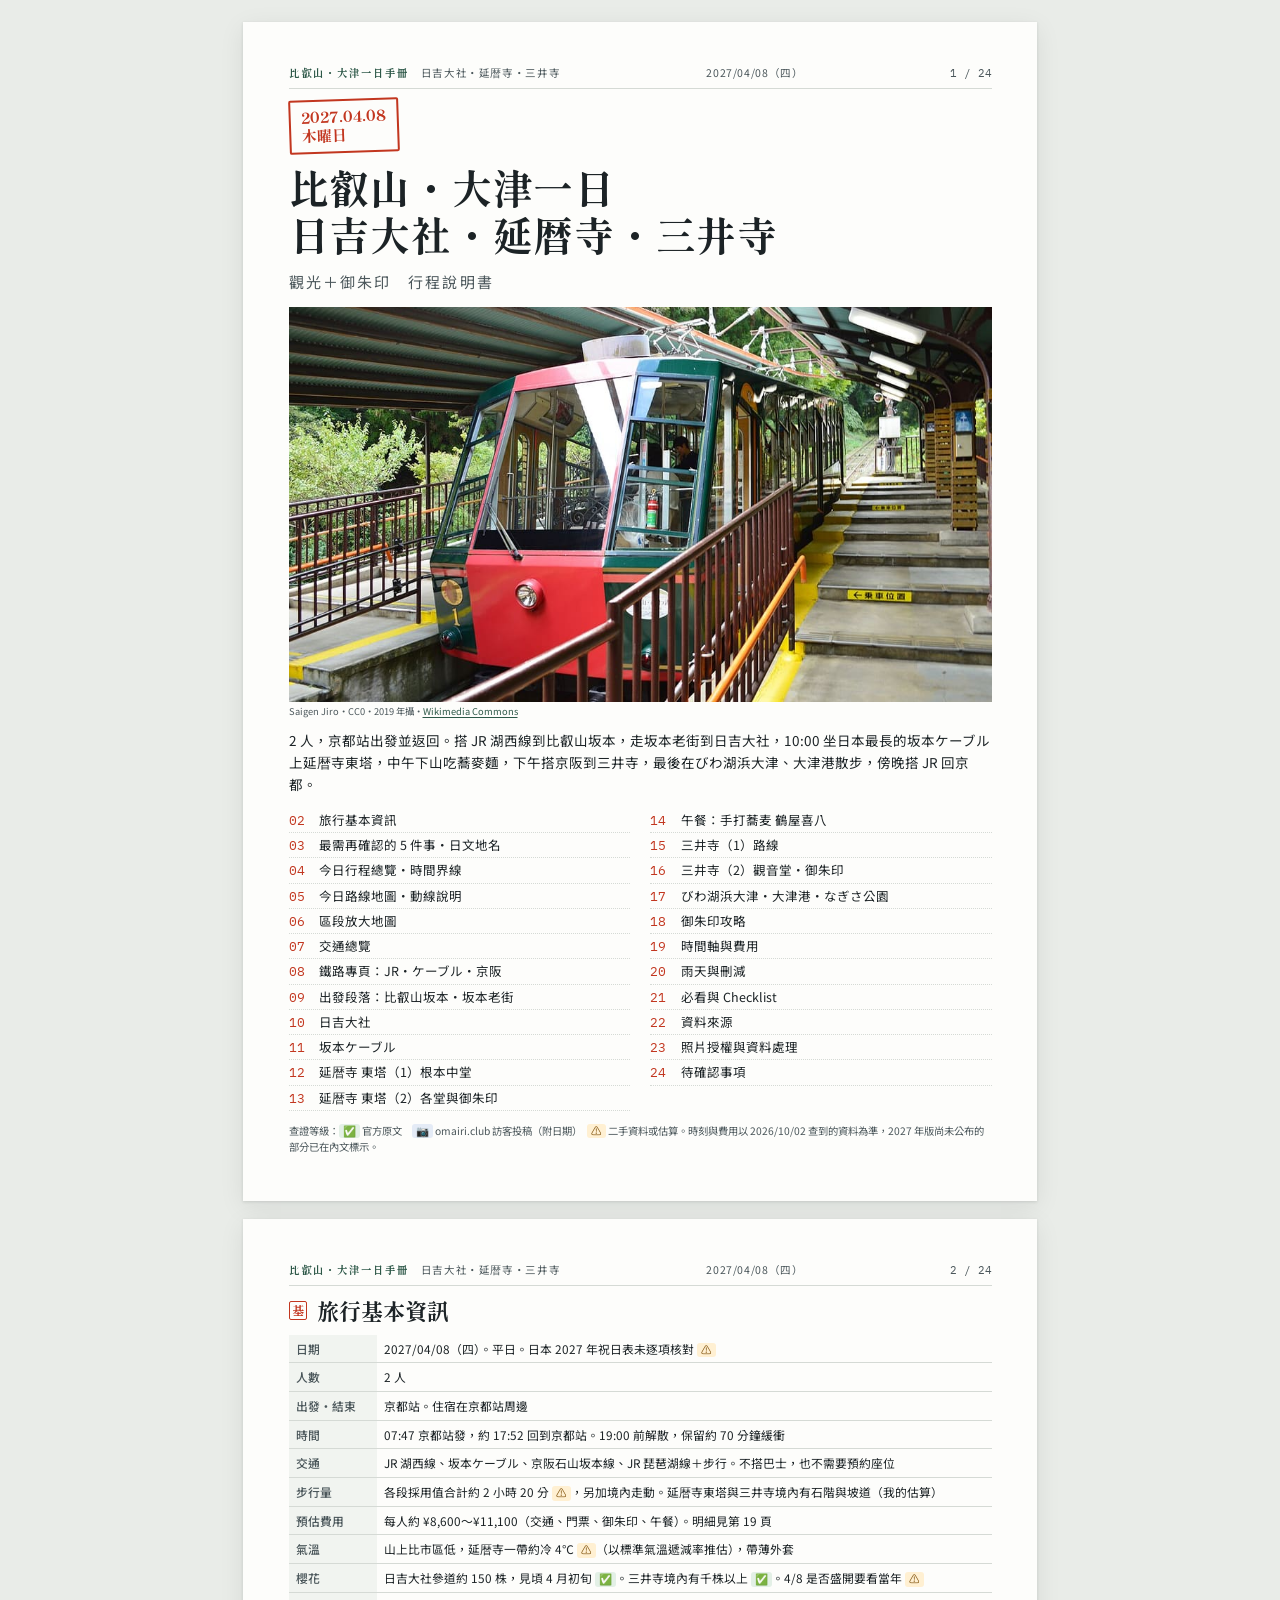
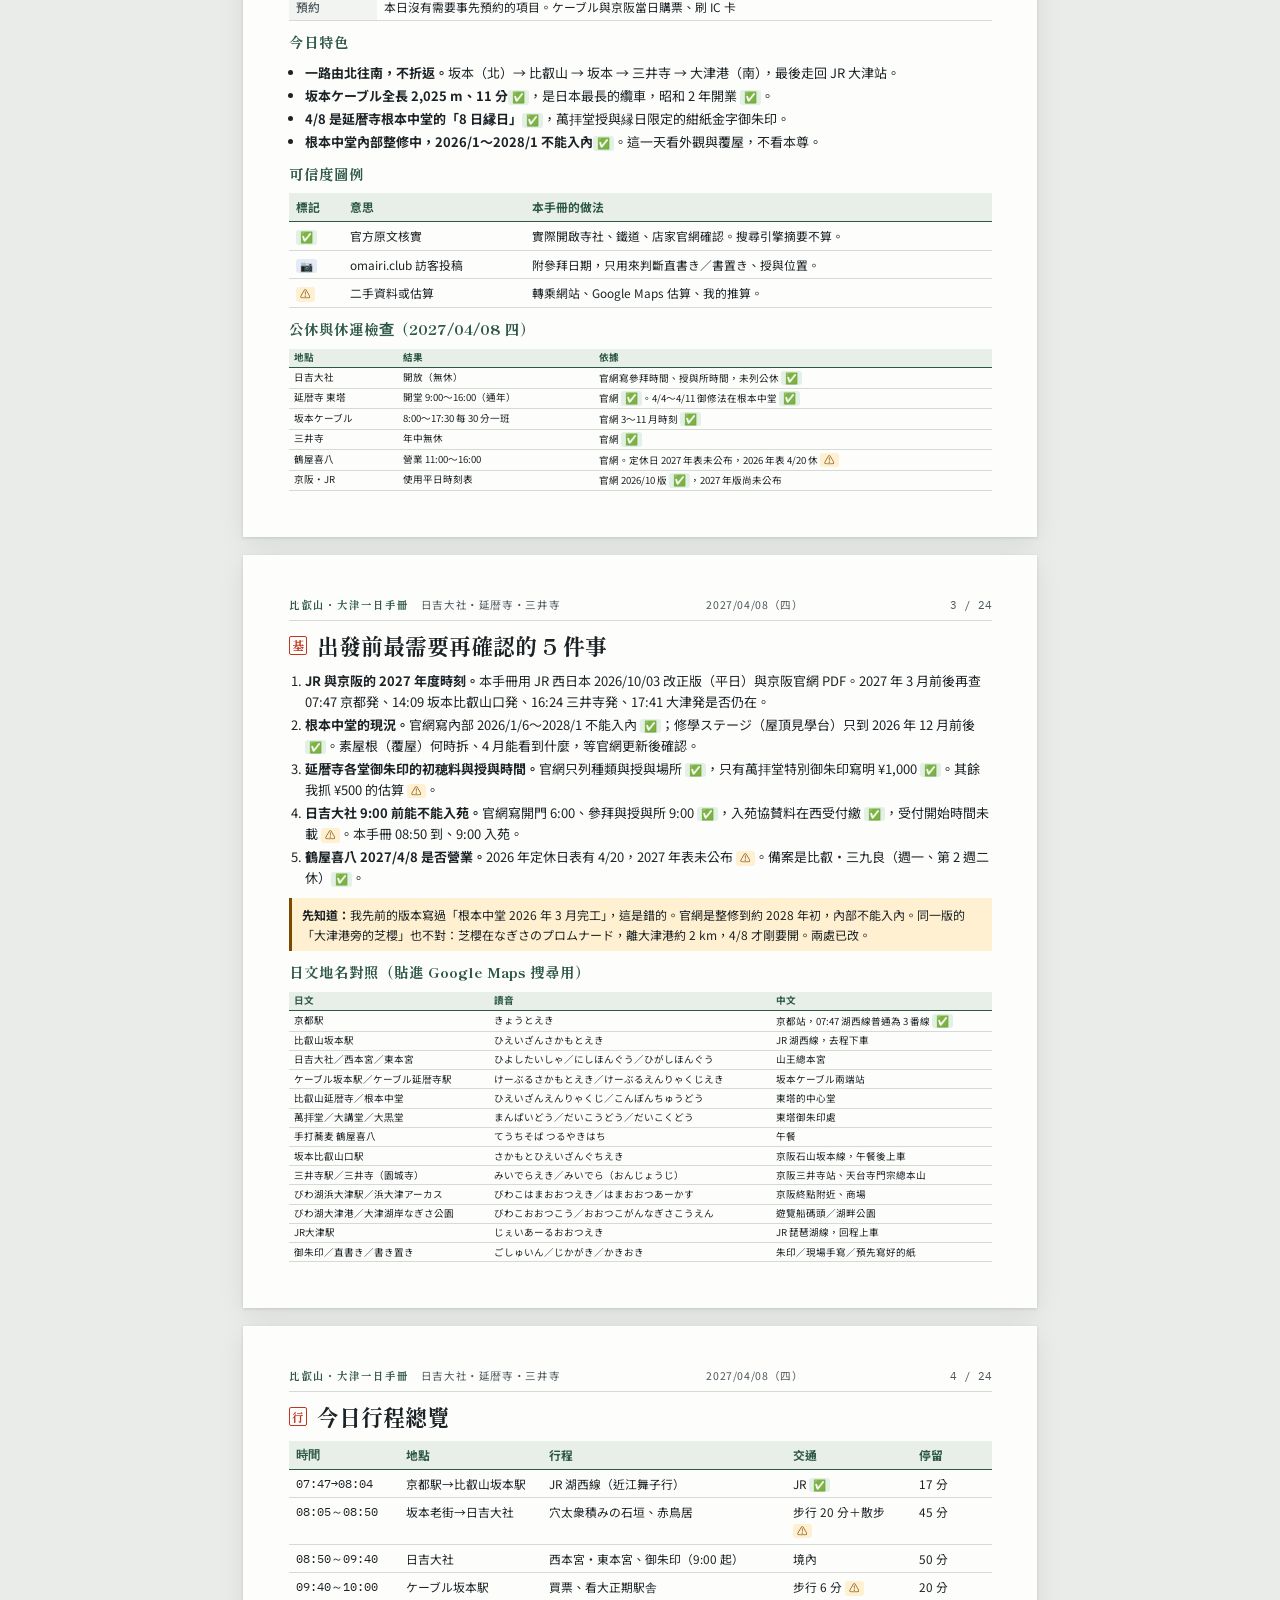
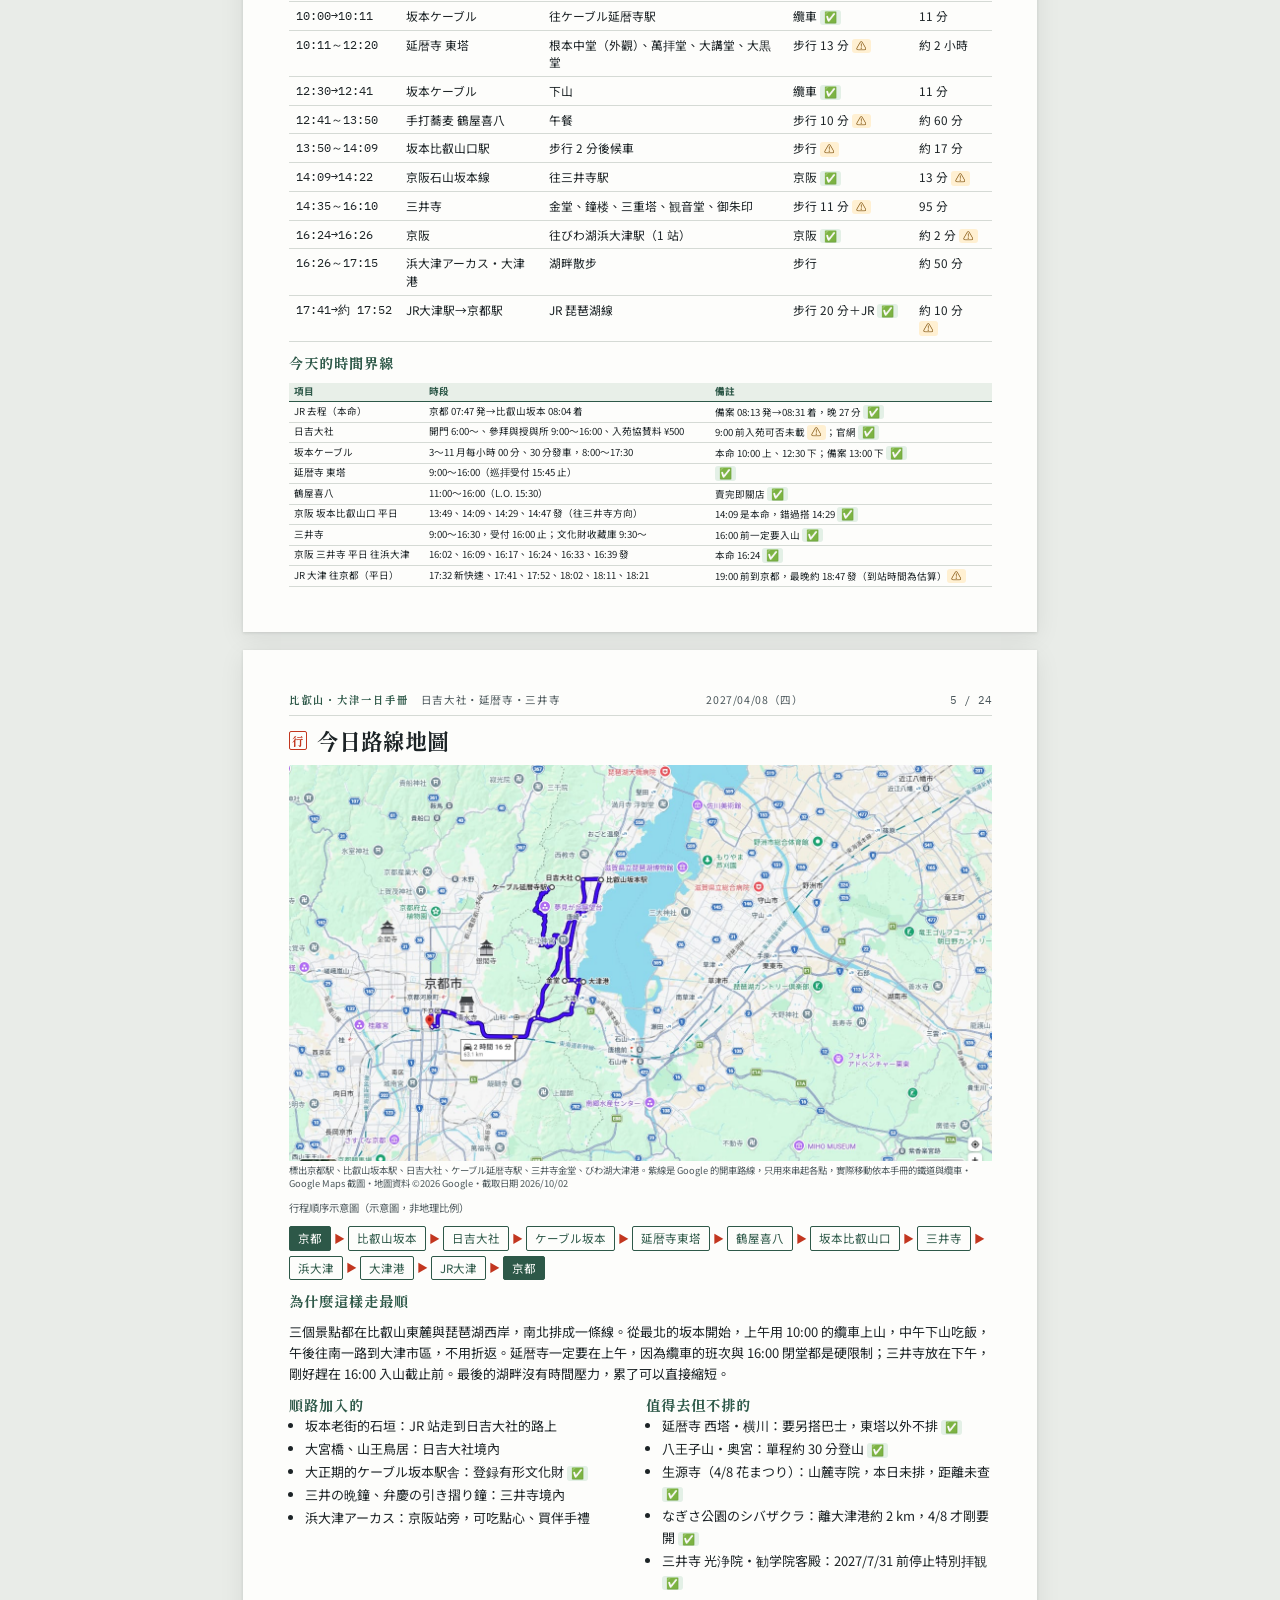
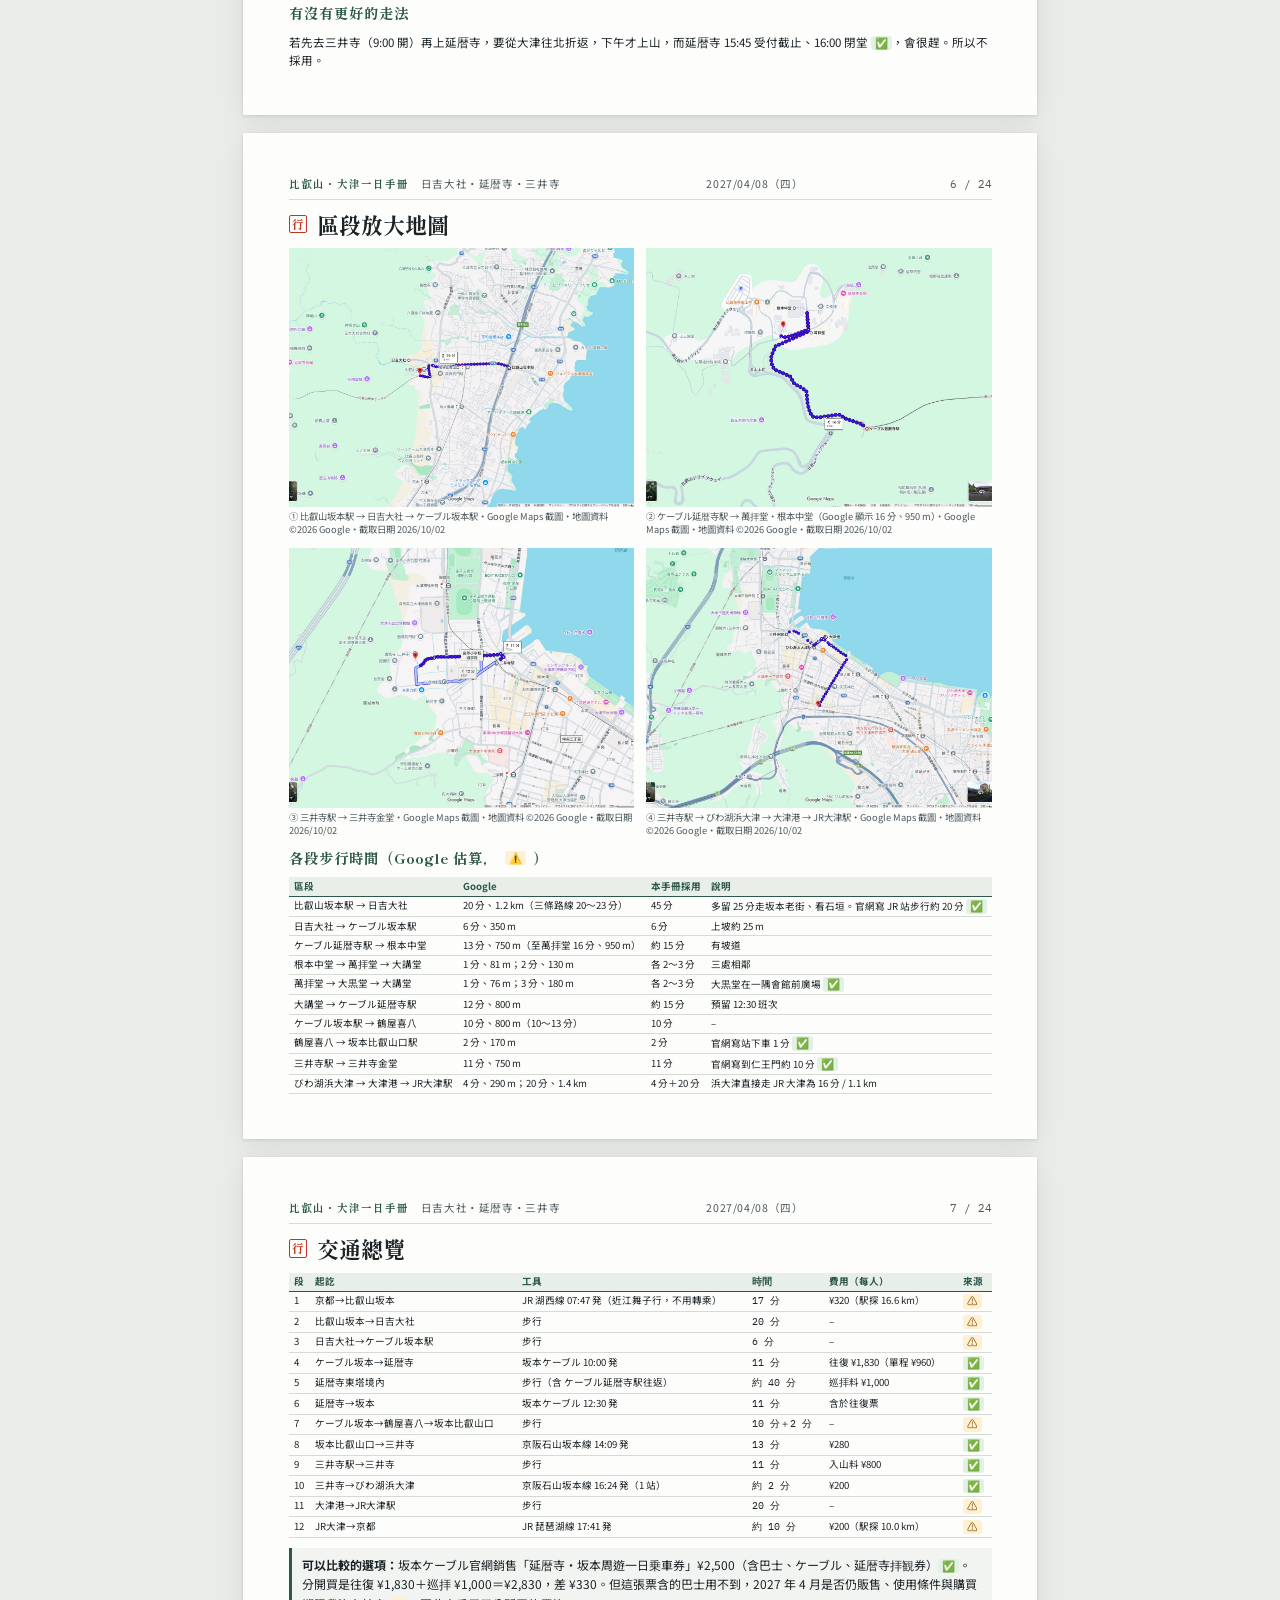
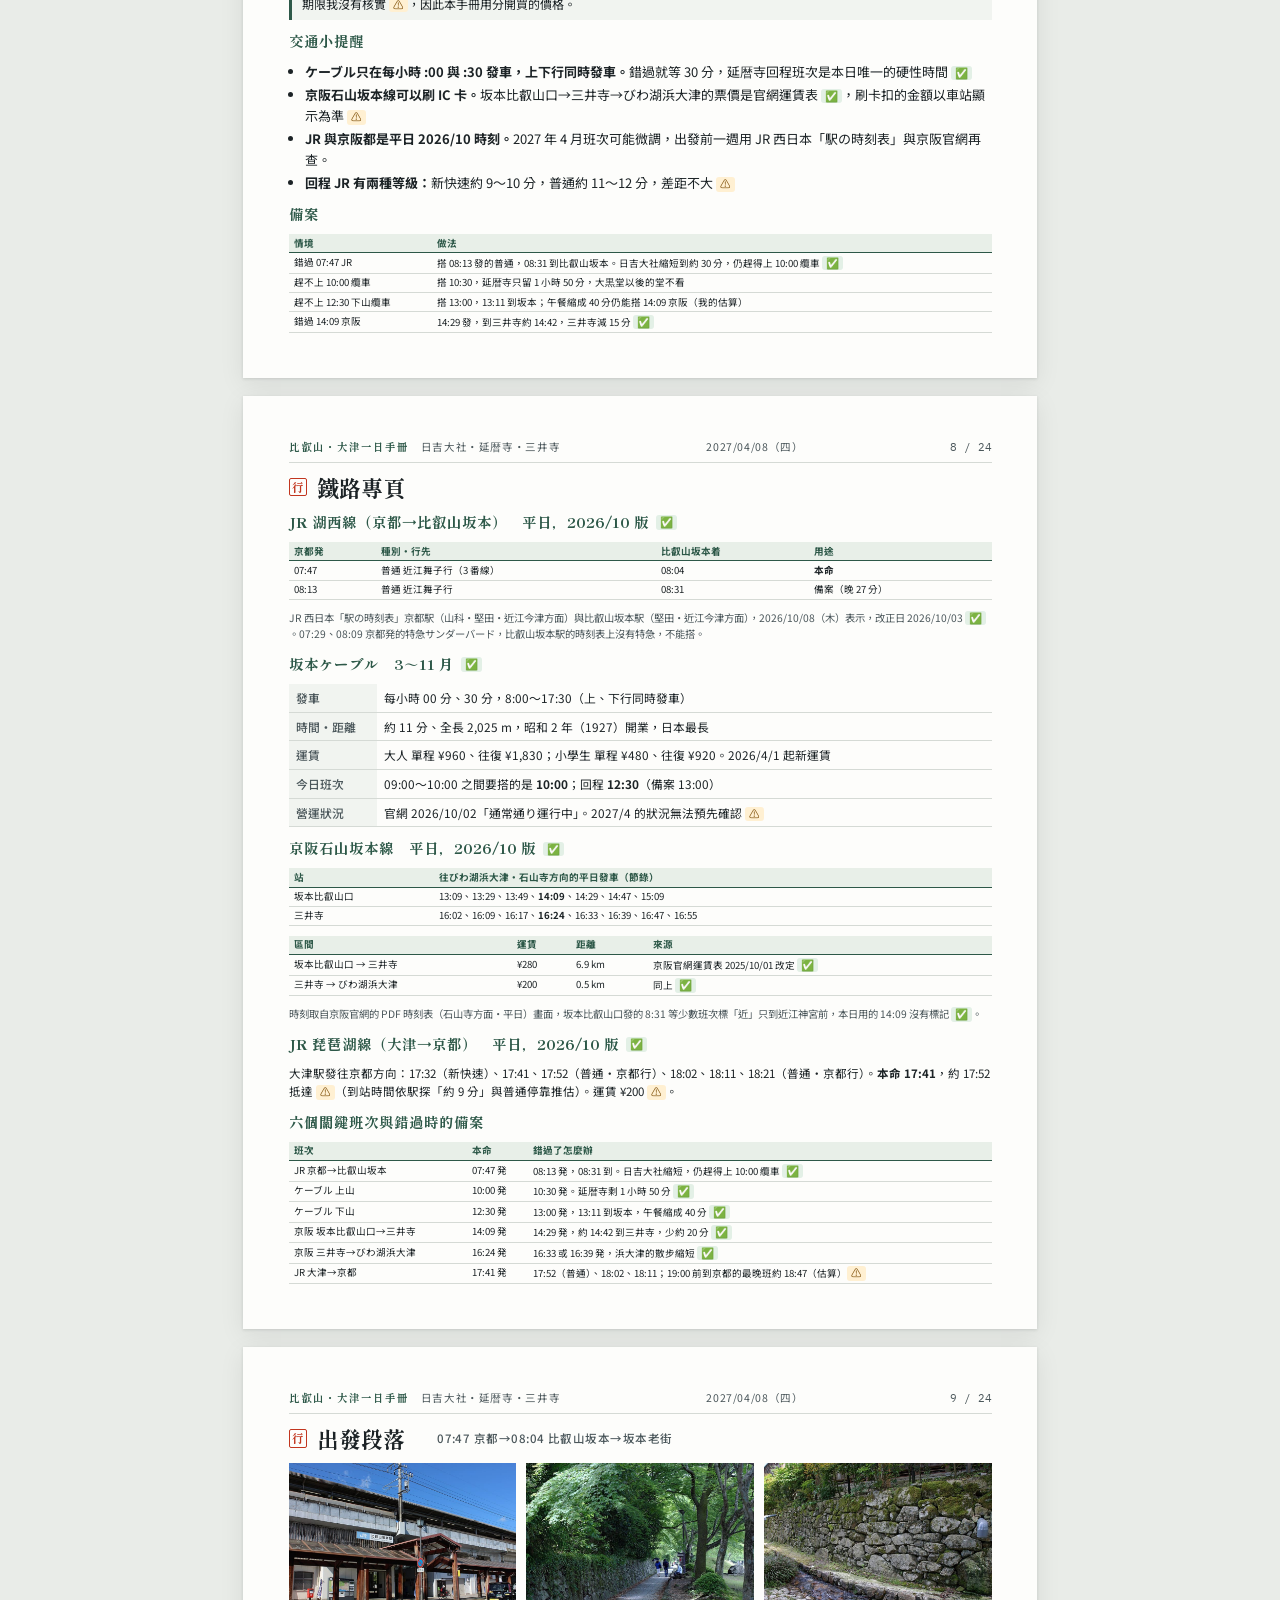
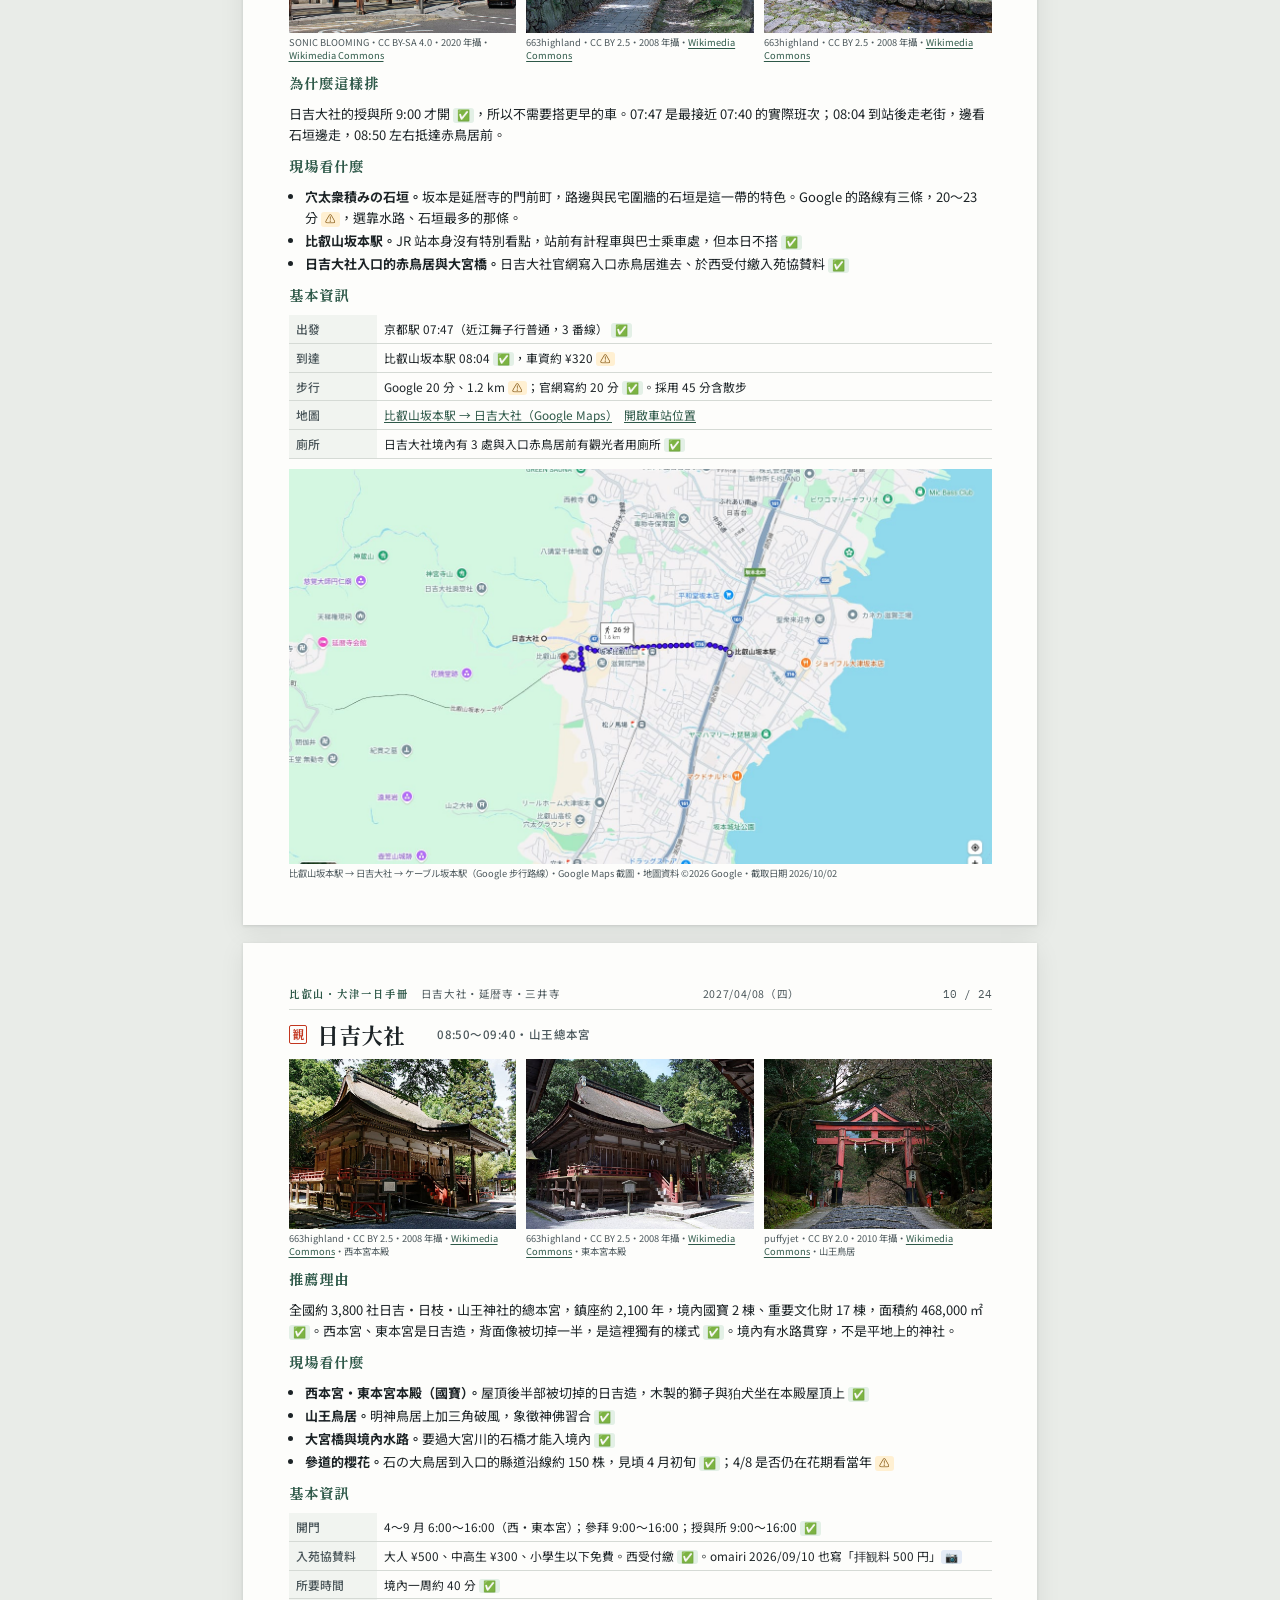
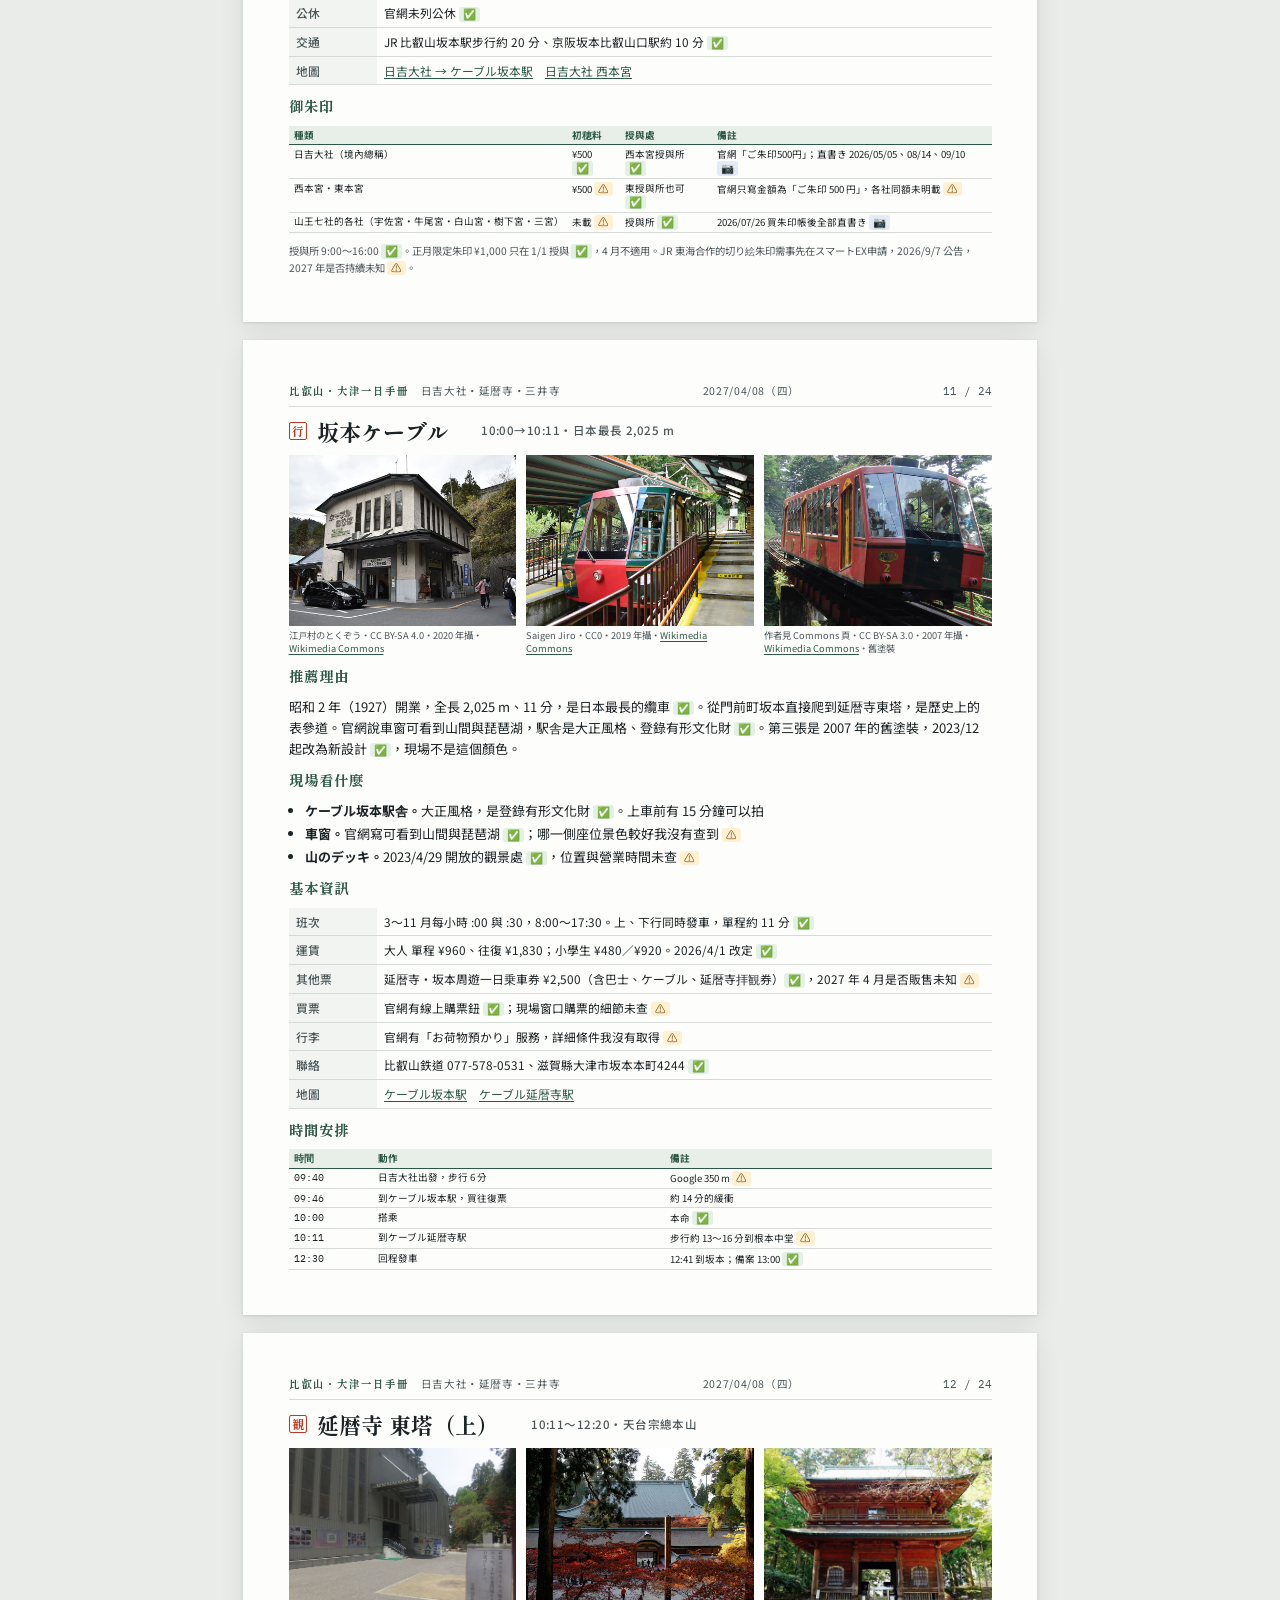
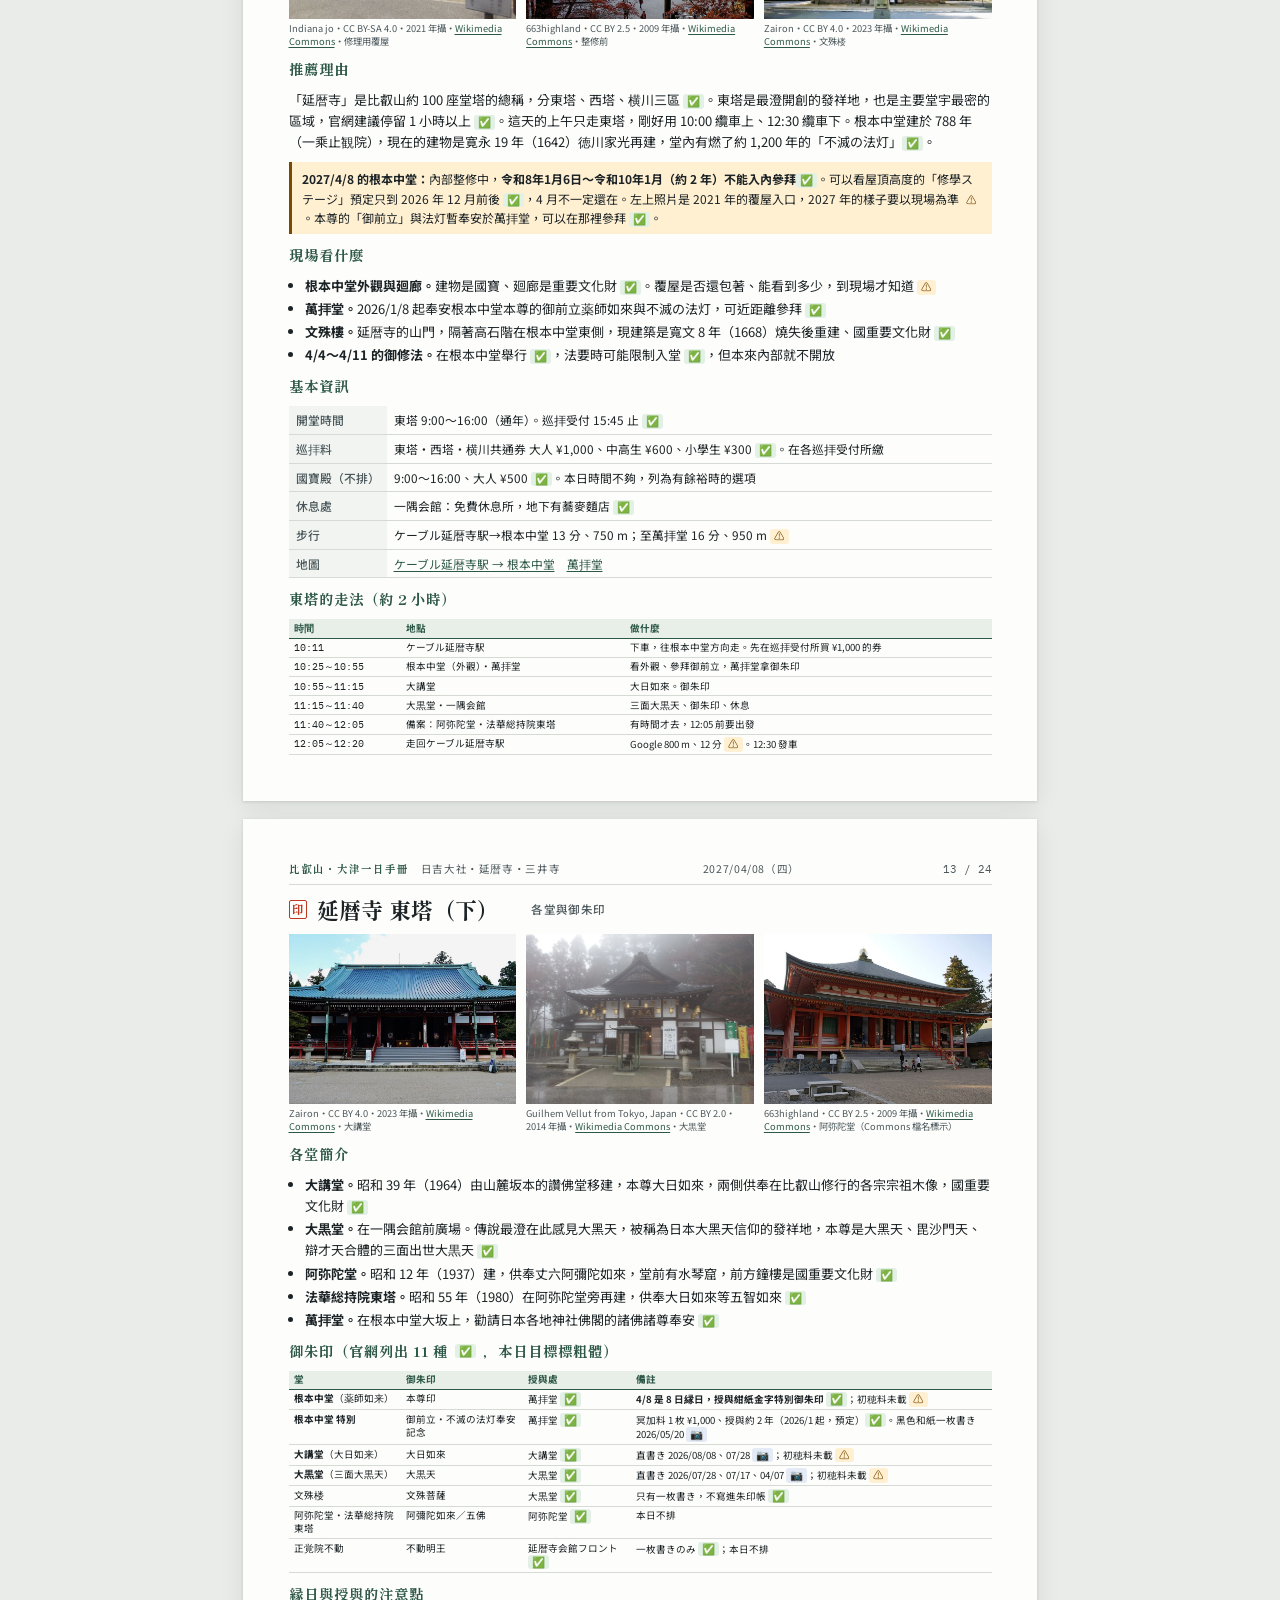
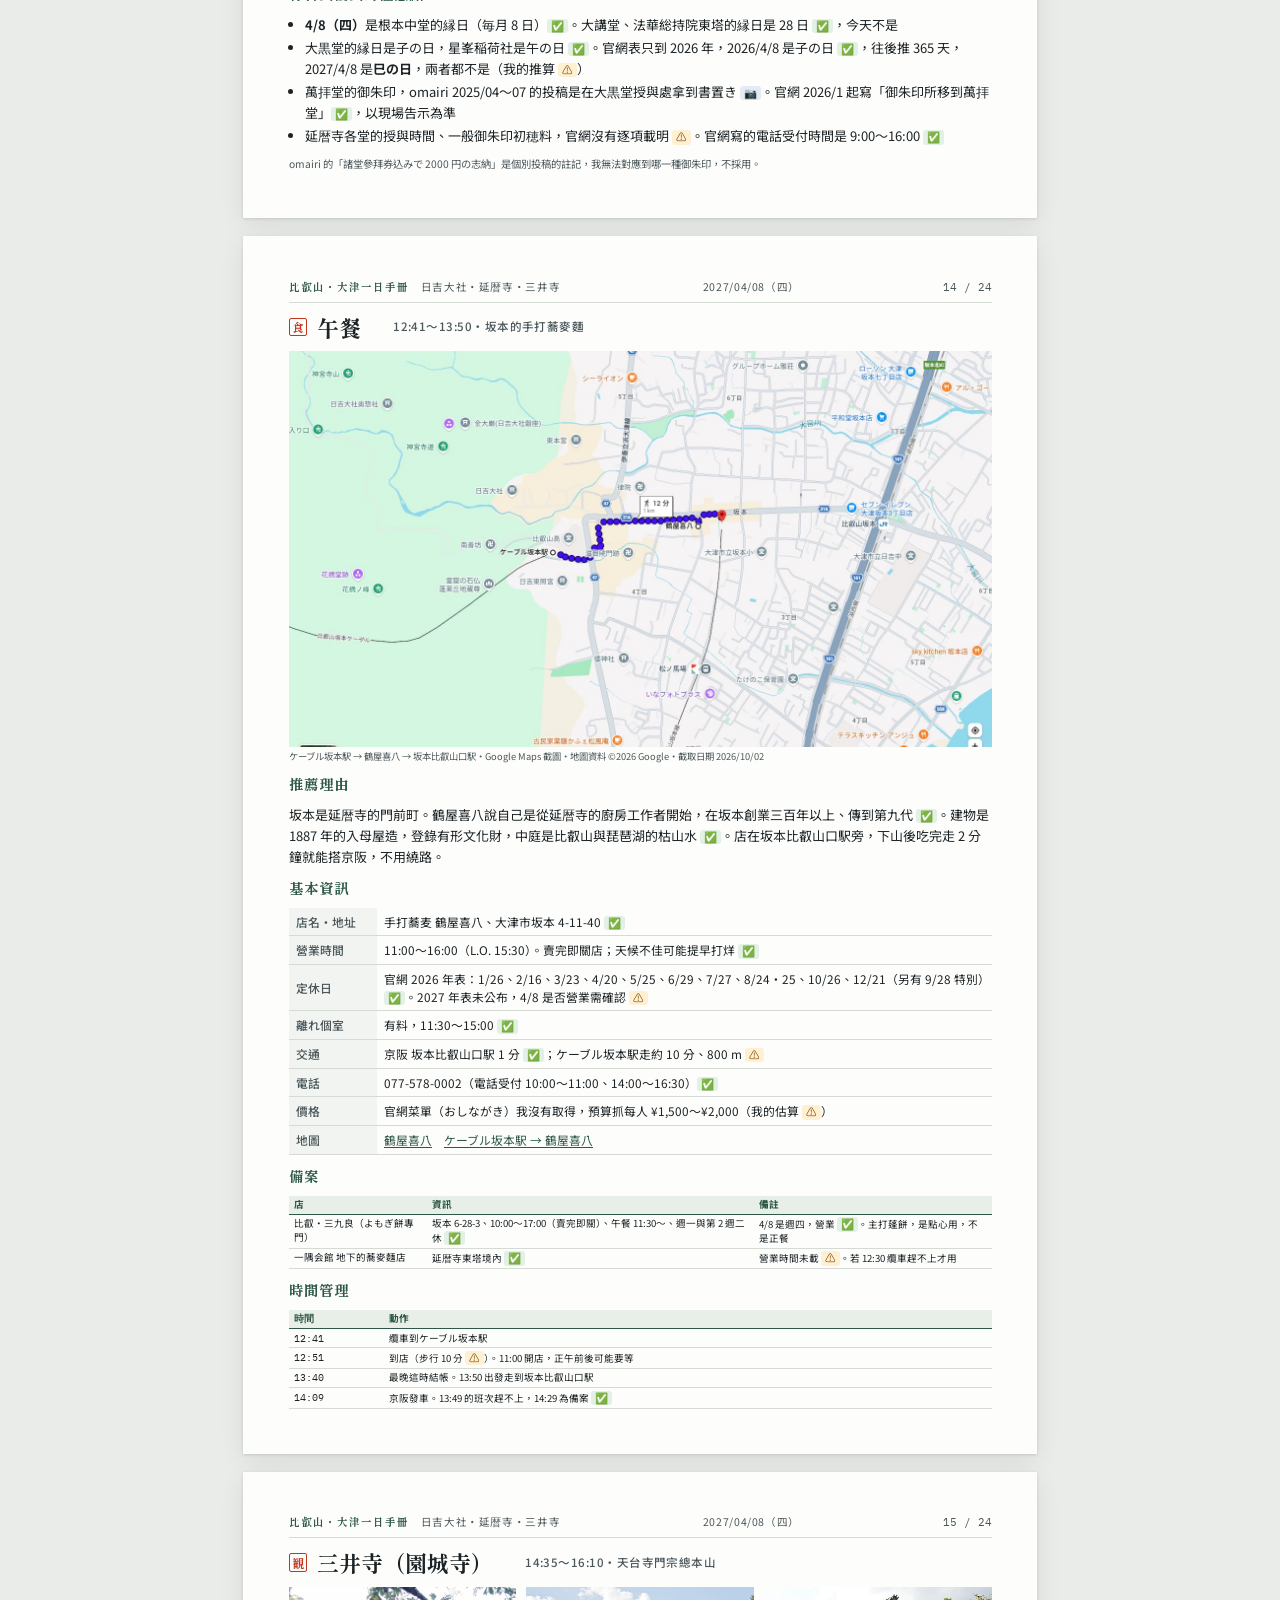
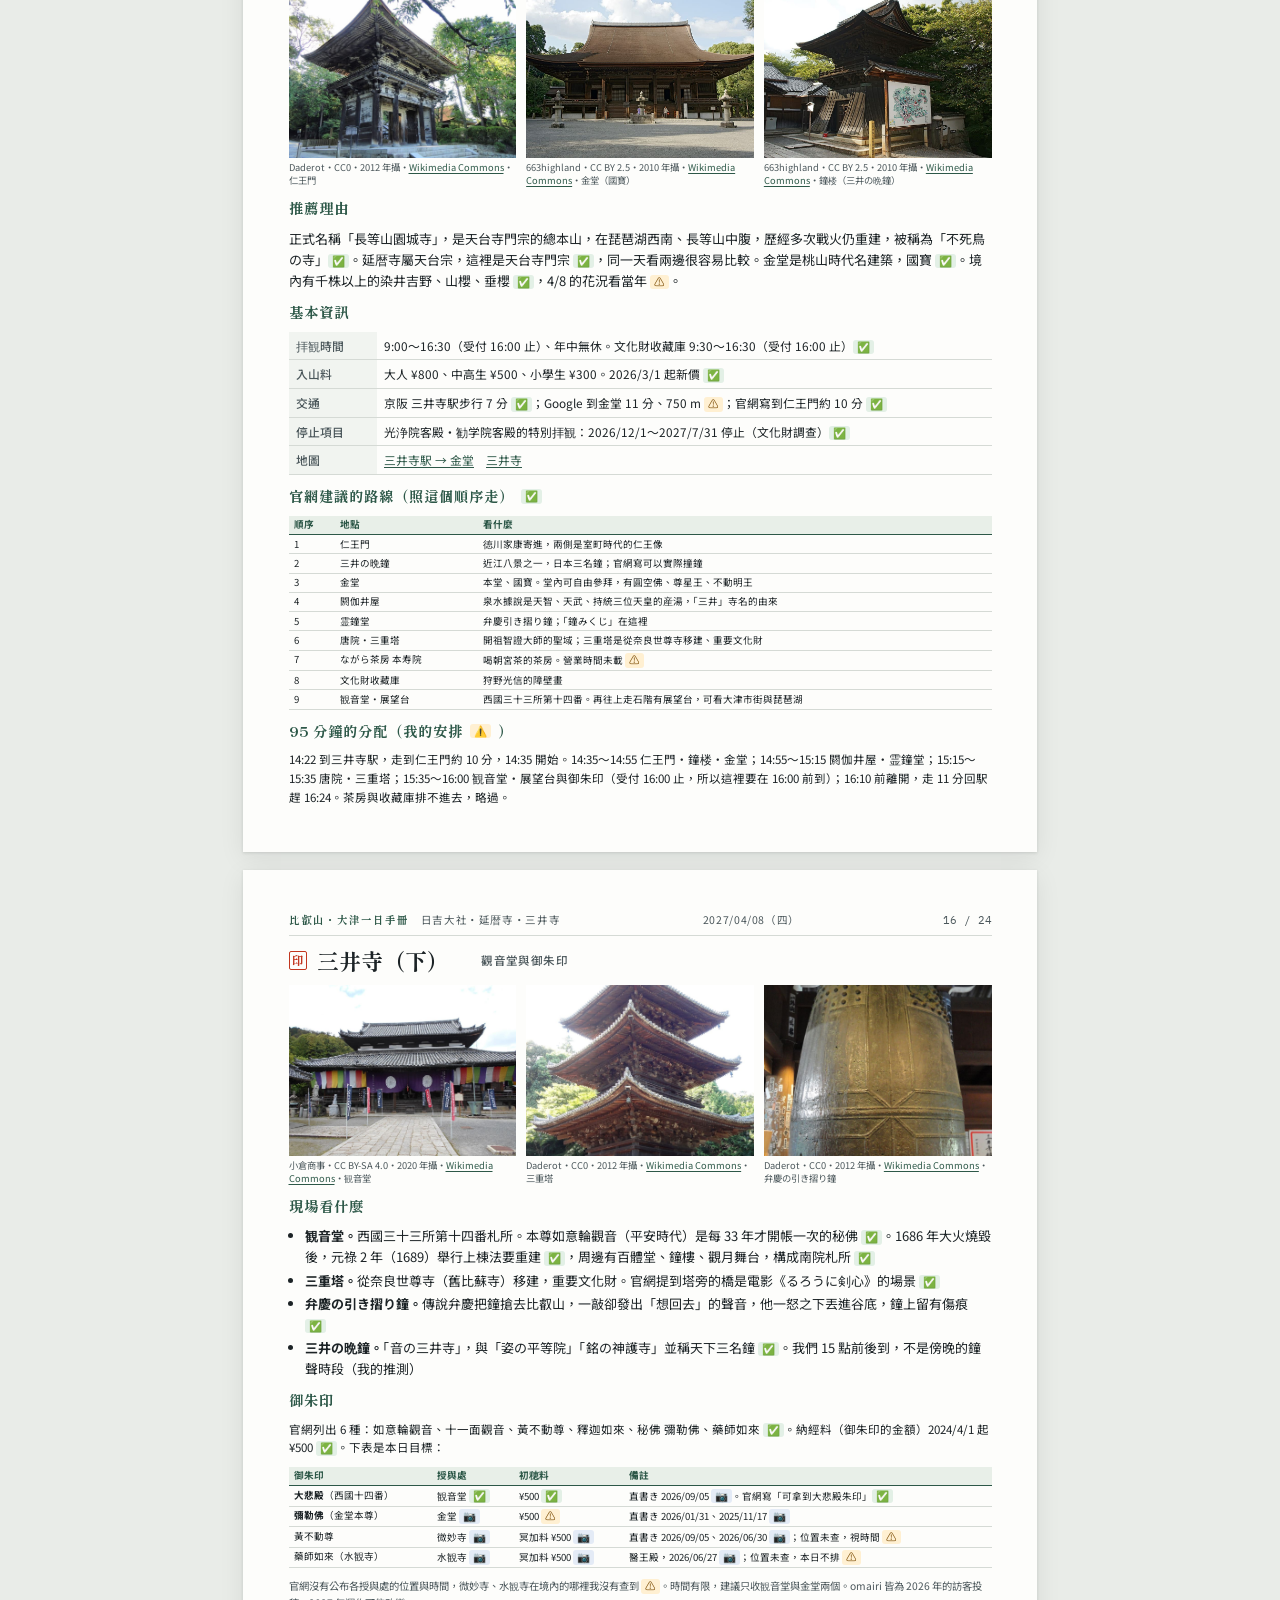
<file: otsu/index.html>
<!doctype html>
<html lang="zh-Hant">
<meta charset="utf-8">
<meta name="viewport" content="width=device-width,initial-scale=1">
<title>比叡山・大津一日手冊</title>
<link rel="stylesheet" href="https://fonts.googleapis.com/css2?family=IBM+Plex+Mono:wght@400;500&family=Noto+Sans+TC:wght@400;500;700&family=Shippori+Mincho+B1:wght@600;800&display=swap">
<style>
/* Layout concept: A4 sheets like a travel-magazine spread; pine-green headings, vermilion seal marks used only as small category stamps. */
:root{
  --paper:#E9ECE8; --sheet:#FDFDFB; --ink:#1C2326; --ink2:#4B575B; --rule:#D5DAD5;
  --pine:#2D5848; --shu:#C2361F; --deer:#8A5C3B; --moss:#E8EFE8; --tint:#F1F4F0;
  --okbg:#E3F0E6; --okfg:#1E5A33; --phbg:#E4EBF6; --phfg:#264C86; --ngbg:#FFF0D2; --ngfg:#7A4A00;
  --shadow:0 1px 3px rgba(20,30,25,.12),0 6px 24px rgba(20,30,25,.08);
  --f-head:"Shippori Mincho B1","Hiragino Mincho ProN","Noto Serif TC","Yu Mincho",serif;
  --f-body:"Noto Sans TC","Hiragino Sans","Yu Gothic","Microsoft JhengHei",sans-serif;
  --f-mono:"IBM Plex Mono","SFMono-Regular",Consolas,monospace;
}
@media (prefers-color-scheme: dark){:root:not([data-theme="light"]){
  --paper:#0F1513; --sheet:#182120; --ink:#E7ECE9; --ink2:#A6B2AD; --rule:#33413C;
  --pine:#86C5AA; --shu:#EE6E55; --deer:#D4A47A; --moss:#202D29; --tint:#1D2926;
  --okbg:#1B3626; --okfg:#9ADAB0; --phbg:#1D2B45; --phfg:#A9C6F5; --ngbg:#3B2F12; --ngfg:#F2CD83;
  --shadow:0 1px 3px rgba(0,0,0,.5); color-scheme:dark}}
:root[data-theme="dark"]{
  --paper:#0F1513; --sheet:#182120; --ink:#E7ECE9; --ink2:#A6B2AD; --rule:#33413C;
  --pine:#86C5AA; --shu:#EE6E55; --deer:#D4A47A; --moss:#202D29; --tint:#1D2926;
  --okbg:#1B3626; --okfg:#9ADAB0; --phbg:#1D2B45; --phfg:#A9C6F5; --ngbg:#3B2F12; --ngfg:#F2CD83;
  --shadow:0 1px 3px rgba(0,0,0,.5); color-scheme:dark}

*{box-sizing:border-box}
body{background:var(--paper);color:var(--ink);font-family:var(--f-body);font-size:13px;line-height:1.62;padding-inline:12px;padding-block:14px}
a{color:var(--pine);text-decoration-thickness:1px;text-underline-offset:2px;overflow-wrap:anywhere}
a:focus-visible,input:focus-visible{outline:2px solid var(--shu);outline-offset:2px}
.sheet{width:min(210mm,100%);margin:0 auto 18px;background:var(--sheet);box-shadow:var(--shadow);padding:11mm 12mm 12mm;display:flex;flex-direction:column;gap:10px;position:relative;min-width:0}
.sheet>*{flex-shrink:0;min-width:0}
.hd{display:flex;justify-content:space-between;gap:12px;align-items:baseline;font-size:10.5px;letter-spacing:.06em;color:var(--ink2);border-bottom:1px solid var(--rule);padding-bottom:6px}
.hd .pg{font-family:var(--f-mono);letter-spacing:0;white-space:nowrap}
.hd b{font-family:var(--f-head);font-weight:800;color:var(--pine);letter-spacing:.1em}
h1,h2,h3{font-family:var(--f-head);color:var(--ink);text-wrap:balance;margin:0;line-height:1.3}
h2{font-size:22px;font-weight:800;display:flex;gap:10px;align-items:center;flex-wrap:wrap}
h2 small{font-family:var(--f-body);font-size:11.5px;font-weight:500;color:var(--ink2);letter-spacing:.04em}
h3{font-size:14.5px;font-weight:800;color:var(--pine);display:flex;align-items:center;gap:7px;margin-top:2px}
p{margin:0}
.seal{display:inline-flex;align-items:center;justify-content:center;width:1.55em;height:1.55em;border:1.5px solid var(--shu);color:var(--shu);font-style:normal;font-family:var(--f-head);font-weight:800;font-size:12px;line-height:1;flex:none;border-radius:2px}
.lead{font-size:13.5px;color:var(--ink)}
.mut{color:var(--ink2)}
.sm{font-size:11.5px}
.xs{font-size:10.3px;color:var(--ink2)}
.mono{font-family:var(--f-mono);font-variant-numeric:tabular-nums}
.t{display:inline-block;font-size:10.5px;line-height:1;padding:2px 4px;border-radius:3px;vertical-align:baseline;white-space:nowrap;font-style:normal}
.t.ok{background:var(--okbg);color:var(--okfg)}.t.ph{background:var(--phbg);color:var(--phfg)}.t.ng{background:var(--ngbg);color:var(--ngfg)}
.tw{overflow-x:auto;max-width:100%}
table{border-collapse:collapse;width:100%;font-size:11.8px;line-height:1.5}
th{background:var(--moss);color:var(--pine);text-align:left;font-weight:700;white-space:nowrap;padding:5px 7px;border-bottom:1.5px solid var(--pine)}
td{padding:5px 7px;border-bottom:1px solid var(--rule);vertical-align:top}
td.tm,th.tm{font-family:var(--f-mono);font-variant-numeric:tabular-nums;white-space:nowrap}
table.dense{font-size:9.6px;line-height:1.38}table.dense td,table.dense th{padding:2.5px 5px}
table.kv th{width:7.5em;background:var(--tint);border-bottom:1px solid var(--rule);color:var(--ink2);font-weight:500}
.grid2{display:grid;grid-template-columns:1fr 1fr;gap:12px}
.grid3{display:grid;grid-template-columns:repeat(3,1fr);gap:10px}
.cols{display:grid;grid-template-columns:1fr 1fr;gap:14px 18px}
@media (max-width:640px){.grid2,.grid3,.cols{grid-template-columns:1fr}.sheet{padding:16px}}
figure{margin:0;min-width:0}
figure img{display:block;width:100%;max-width:100%;object-fit:cover;aspect-ratio:3/2;background:var(--tint)}
figure.w img{aspect-ratio:16/9}figure.ww img{aspect-ratio:2.3/1}figure.map img{aspect-ratio:16/9;object-position:50% 45%}figure.sq img{aspect-ratio:4/3}
figcaption{font-size:9.3px;line-height:1.4;color:var(--ink2);padding-top:3px}
.box{background:var(--tint);border-left:3px solid var(--pine);padding:7px 10px;font-size:12px}
.box.warn{background:var(--ngbg);border-left-color:var(--ngfg);color:var(--ink)}
.box.shu{border-left-color:var(--shu)}
ul.l,ol.l{margin:0;padding-left:1.25em;display:flex;flex-direction:column;gap:2px}
ul.l.c{list-style:none;padding-left:0}
.chips{display:flex;flex-wrap:wrap;gap:5px 3px;align-items:center}
.chip{white-space:nowrap;border:1px solid var(--pine);color:var(--pine);padding:2px 8px;font-size:11.5px;border-radius:2px;background:var(--sheet)}
.chip.k{background:var(--pine);color:var(--sheet)}
.arr{color:var(--shu);font-size:11px}
.toc{columns:2;column-gap:20px;font-size:12.5px}
.toc a{display:flex;gap:8px;text-decoration:none;color:var(--ink);padding:2px 0;border-bottom:1px dotted var(--rule);break-inside:avoid}
.toc a span.n{font-family:var(--f-mono);color:var(--shu);min-width:1.8em}
.cover{display:flex;flex-direction:column;gap:12px}
.cover h1{font-size:40px;font-weight:800;line-height:1.18;letter-spacing:.02em}
.cover .sub{font-size:15px;color:var(--ink2);letter-spacing:.14em}
.stamp{display:inline-flex;flex-direction:column;border:2px solid var(--shu);color:var(--shu);font-family:var(--f-head);font-weight:800;padding:6px 10px;line-height:1.25;font-size:15px;align-self:flex-start;transform:rotate(-2deg);border-radius:2px}
.tl{display:flex;flex-direction:column;border-left:2px solid var(--pine);margin-left:6px}
.tl>div{display:grid;grid-template-columns:5.6em 1fr;gap:8px;padding:2px 0 5px 12px;position:relative;font-size:11.8px}
.tl>div::before{content:"";position:absolute;left:-6px;top:7px;width:9px;height:9px;background:var(--sheet);border:2px solid var(--shu);border-radius:50%}
.tl .tm{font-family:var(--f-mono);font-weight:500;color:var(--pine);white-space:nowrap}
.star{color:var(--shu);letter-spacing:.05em;white-space:nowrap}
label.ck{display:flex;gap:8px;align-items:flex-start;padding:2px 0;font-size:12px;cursor:pointer}
label.ck input{margin-top:3px;accent-color:var(--shu)}
.ckgrp{display:flex;flex-direction:column;gap:0}
.kpi{display:grid;grid-template-columns:repeat(4,1fr);gap:8px}
.kpi div{border:1px solid var(--rule);padding:6px 8px;background:var(--tint)}
.kpi b{display:block;font-family:var(--f-mono);font-size:15px;color:var(--pine)}
.kpi span{font-size:10.5px;color:var(--ink2)}
@media (max-width:640px){.kpi{grid-template-columns:1fr 1fr}.toc{columns:1}.cover h1{font-size:30px}}

@media print{
  :root,:root[data-theme="dark"],:root:not([data-theme="light"]){
    --paper:#fff; --sheet:#fff; --ink:#1C2326; --ink2:#4B575B; --rule:#D5DAD5; --pine:#2D5848; --shu:#C2361F; --deer:#8A5C3B; --moss:#E8EFE8; --tint:#F1F4F0;
    --okbg:#E3F0E6; --okfg:#1E5A33; --phbg:#E4EBF6; --phfg:#264C86; --ngbg:#FFF0D2; --ngfg:#7A4A00; --shadow:none; color-scheme:light}
  @page{size:A4;margin:0}
  html,body{background:#fff}
  body{padding:0;-webkit-print-color-adjust:exact;print-color-adjust:exact}
  .sheet{width:210mm;height:297mm;margin:0;padding:10mm 12mm 9mm;box-shadow:none;overflow:hidden;break-after:page;page-break-after:always;gap:7px;font-size:calc(12.2px*var(--k,1));line-height:1.52}
  .sheet:last-child{break-after:auto;page-break-after:auto}
  .hd{font-size:.86em}
  table{font-size:.94em}table.dense{font-size:.84em}
  h2{font-size:1.65em}h2 small{font-size:.52em}h3{font-size:1.08em}
  .lead{font-size:1.05em}.box{font-size:.95em;padding:5px 9px}
  .tl>div{font-size:.95em;padding-bottom:3px}
  .sm{font-size:.92em}.xs{font-size:.84em}
  figcaption{font-size:.74em}
  .t{font-size:.84em}
  .cover h1{font-size:3.2em}.cover .sub{font-size:1.2em}
  .tw{overflow:visible}
}
</style>
<main>
<section class="sheet" id="p1" aria-label="第 1 頁 封面・目錄">
<header class="hd"><span><b>比叡山・大津一日手冊</b>　日吉大社・延暦寺・三井寺</span><span>2027/04/08（四）</span><span class="pg">1 / 24</span></header>

<div class="cover">
  <div class="stamp"><span>2027.04.08</span><span>木曜日</span></div>
  <h1>比叡山・大津一日<br>日吉大社・延暦寺・三井寺</h1>
  <div class="sub">觀光＋御朱印　行程說明書</div>
  <figure class="w"><img src="img/cable_car.jpg" alt="坂本ケーブルの車両" width="1000" style="object-position:50% 55%"><figcaption>Saigen Jiro・CC0・2019 年攝・<a href="https://commons.wikimedia.org/wiki/File:Cable_car_at_Cable_Sakamoto_Station.jpg">Wikimedia Commons</a></figcaption></figure>
  <p class="lead">2 人，京都站出發並返回。搭 JR 湖西線到比叡山坂本，走坂本老街到日吉大社，10:00 坐日本最長的坂本ケーブル上延暦寺東塔，中午下山吃蕎麥麵，下午搭京阪到三井寺，最後在びわ湖浜大津、大津港散步，傍晚搭 JR 回京都。</p>
  <div class="toc"><a href="#p2"><span class="n">02</span><span>旅行基本資訊</span></a><a href="#p3"><span class="n">03</span><span>最需再確認的 5 件事・日文地名</span></a><a href="#p4"><span class="n">04</span><span>今日行程總覽・時間界線</span></a><a href="#p5"><span class="n">05</span><span>今日路線地圖・動線說明</span></a><a href="#p6"><span class="n">06</span><span>區段放大地圖</span></a><a href="#p7"><span class="n">07</span><span>交通總覽</span></a><a href="#p8"><span class="n">08</span><span>鐵路專頁：JR・ケーブル・京阪</span></a><a href="#p9"><span class="n">09</span><span>出發段落：比叡山坂本・坂本老街</span></a><a href="#p10"><span class="n">10</span><span>日吉大社</span></a><a href="#p11"><span class="n">11</span><span>坂本ケーブル</span></a><a href="#p12"><span class="n">12</span><span>延暦寺 東塔（1）根本中堂</span></a><a href="#p13"><span class="n">13</span><span>延暦寺 東塔（2）各堂與御朱印</span></a><a href="#p14"><span class="n">14</span><span>午餐：手打蕎麦 鶴屋喜八</span></a><a href="#p15"><span class="n">15</span><span>三井寺（1）路線</span></a><a href="#p16"><span class="n">16</span><span>三井寺（2）觀音堂・御朱印</span></a><a href="#p17"><span class="n">17</span><span>びわ湖浜大津・大津港・なぎさ公園</span></a><a href="#p18"><span class="n">18</span><span>御朱印攻略</span></a><a href="#p19"><span class="n">19</span><span>時間軸與費用</span></a><a href="#p20"><span class="n">20</span><span>雨天與刪減</span></a><a href="#p21"><span class="n">21</span><span>必看與 Checklist</span></a><a href="#p22"><span class="n">22</span><span>資料來源</span></a><a href="#p23"><span class="n">23</span><span>照片授權與資料處理</span></a><a href="#p24"><span class="n">24</span><span>待確認事項</span></a></div>
  <p class="xs">查證等級：<i class="t ok">✅</i> 官方原文　<i class="t ph">📷</i> omairi.club 訪客投稿（附日期）　<i class="t ng">⚠️</i> 二手資料或估算。時刻與費用以 2026/10/02 查到的資料為準，2027 年版尚未公布的部分已在內文標示。</p>
</div>
</section>
<section class="sheet" id="p2" aria-label="第 2 頁 旅行基本資訊">
<header class="hd"><span><b>比叡山・大津一日手冊</b>　日吉大社・延暦寺・三井寺</span><span>2027/04/08（四）</span><span class="pg">2 / 24</span></header>

<h2><i class="seal">基</i>旅行基本資訊</h2>
<div class="tw"><table class="kv "><tbody><tr><th>日期</th><td>2027/04/08（四）。平日。日本 2027 年祝日表未逐項核對 <i class="t ng">⚠️</i></td></tr><tr><th>人數</th><td>2 人</td></tr><tr><th>出發・結束</th><td>京都站。住宿在京都站周邊</td></tr><tr><th>時間</th><td>07:47 京都站發，約 17:52 回到京都站。19:00 前解散，保留約 70 分鐘緩衝</td></tr><tr><th>交通</th><td>JR 湖西線、坂本ケーブル、京阪石山坂本線、JR 琵琶湖線＋步行。不搭巴士，也不需要預約座位</td></tr><tr><th>步行量</th><td>各段採用值合計約 2 小時 20 分 <i class="t ng">⚠️</i>，另加境內走動。延暦寺東塔與三井寺境內有石階與坡道（我的估算）</td></tr><tr><th>預估費用</th><td>每人約 ¥8,600～¥11,100（交通、門票、御朱印、午餐）。明細見第 19 頁</td></tr><tr><th>氣溫</th><td>山上比市區低，延暦寺一帶約冷 4℃ <i class="t ng">⚠️</i>（以標準氣溫遞減率推估），帶薄外套</td></tr><tr><th>櫻花</th><td>日吉大社參道約 150 株，見頃 4 月初旬 <i class="t ok">✅</i>。三井寺境內有千株以上 <i class="t ok">✅</i>。4/8 是否盛開要看當年 <i class="t ng">⚠️</i></td></tr><tr><th>預約</th><td>本日沒有需要事先預約的項目。ケーブル與京阪當日購票、刷 IC 卡</td></tr></tbody></table></div>
<h3>今日特色</h3>
<ul class="l "><li><b>一路由北往南，不折返。</b>坂本（北）→ 比叡山 → 坂本 → 三井寺 → 大津港（南），最後走回 JR 大津站。</li><li><b>坂本ケーブル全長 2,025 m、11 分</b><i class="t ok">✅</i>，是日本最長的纜車，昭和 2 年開業 <i class="t ok">✅</i>。</li><li><b>4/8 是延暦寺根本中堂的「8 日縁日」</b><i class="t ok">✅</i>，萬拝堂授與縁日限定的紺紙金字御朱印。</li><li><b>根本中堂內部整修中，2026/1～2028/1 不能入內</b><i class="t ok">✅</i>。這一天看外觀與覆屋，不看本尊。</li></ul>
<h3>可信度圖例</h3>
<div class="tw"><table><thead><tr><th>標記</th><th>意思</th><th>本手冊的做法</th></tr></thead><tbody>
<tr><td><i class="t ok">✅</i></td><td>官方原文核實</td><td>實際開啟寺社、鐵道、店家官網確認。搜尋引擎摘要不算。</td></tr>
<tr><td><i class="t ph">📷</i></td><td>omairi.club 訪客投稿</td><td>附參拜日期，只用來判斷直書き／書置き、授與位置。</td></tr>
<tr><td><i class="t ng">⚠️</i></td><td>二手資料或估算</td><td>轉乘網站、Google Maps 估算、我的推算。</td></tr>
</tbody></table></div>
<h3>公休與休運檢查（2027/04/08 四）</h3>
<div class="tw"><table class="dense"><thead><tr><th>地點</th><th>結果</th><th>依據</th></tr></thead><tbody><tr><td>日吉大社</td><td>開放（無休）</td><td>官網寫參拜時間、授與所時間，未列公休 <i class="t ok">✅</i></td></tr><tr><td>延暦寺 東塔</td><td>開堂 9:00～16:00（通年）</td><td>官網 <i class="t ok">✅</i>。4/4～4/11 御修法在根本中堂 <i class="t ok">✅</i></td></tr><tr><td>坂本ケーブル</td><td>8:00～17:30 每 30 分一班</td><td>官網 3～11 月時刻 <i class="t ok">✅</i></td></tr><tr><td>三井寺</td><td>年中無休</td><td>官網 <i class="t ok">✅</i></td></tr><tr><td>鶴屋喜八</td><td>營業 11:00～16:00</td><td>官網。定休日 2027 年表未公布，2026 年表 4/20 休 <i class="t ng">⚠️</i></td></tr><tr><td>京阪・JR</td><td>使用平日時刻表</td><td>官網 2026/10 版 <i class="t ok">✅</i>，2027 年版尚未公布</td></tr></tbody></table></div>

</section>
<section class="sheet" id="p3" aria-label="第 3 頁 最需再確認的 5 件事・日文地名">
<header class="hd"><span><b>比叡山・大津一日手冊</b>　日吉大社・延暦寺・三井寺</span><span>2027/04/08（四）</span><span class="pg">3 / 24</span></header>

<h2><i class="seal">基</i>出發前最需要再確認的 5 件事</h2>
<ol class="l"><li><b>JR 與京阪的 2027 年度時刻。</b>本手冊用 JR 西日本 2026/10/03 改正版（平日）與京阪官網 PDF。2027 年 3 月前後再查 07:47 京都発、14:09 坂本比叡山口発、16:24 三井寺発、17:41 大津発是否仍在。</li><li><b>根本中堂的現況。</b>官網寫內部 2026/1/6～2028/1 不能入內 <i class="t ok">✅</i>；修學ステージ（屋頂見學台）只到 2026 年 12 月前後 <i class="t ok">✅</i>。素屋根（覆屋）何時拆、4 月能看到什麼，等官網更新後確認。</li><li><b>延暦寺各堂御朱印的初穂料與授與時間。</b>官網只列種類與授與場所 <i class="t ok">✅</i>，只有萬拝堂特別御朱印寫明 ¥1,000 <i class="t ok">✅</i>。其餘我抓 ¥500 的估算 <i class="t ng">⚠️</i>。</li><li><b>日吉大社 9:00 前能不能入苑。</b>官網寫開門 6:00、參拜與授與所 9:00 <i class="t ok">✅</i>，入苑協賛料在西受付繳 <i class="t ok">✅</i>，受付開始時間未載 <i class="t ng">⚠️</i>。本手冊 08:50 到、9:00 入苑。</li><li><b>鶴屋喜八 2027/4/8 是否營業。</b>2026 年定休日表有 4/20，2027 年表未公布 <i class="t ng">⚠️</i>。備案是比叡・三九良（週一、第 2 週二休）<i class="t ok">✅</i>。</li></ol>
<div class="box warn"><b>先知道：</b>我先前的版本寫過「根本中堂 2026 年 3 月完工」，這是錯的。官網是整修到約 2028 年初，內部不能入內。同一版的「大津港旁的芝櫻」也不對：芝櫻在なぎさのプロムナード，離大津港約 2 km，4/8 才剛要開。兩處已改。</div>
<h3>日文地名對照（貼進 Google Maps 搜尋用）</h3>
<div class="tw"><table class="dense"><thead><tr><th>日文</th><th>讀音</th><th>中文</th></tr></thead><tbody><tr><td>京都駅</td><td>きょうとえき</td><td>京都站，07:47 湖西線普通為 3 番線 <i class="t ok">✅</i></td></tr><tr><td>比叡山坂本駅</td><td>ひえいざんさかもとえき</td><td>JR 湖西線，去程下車</td></tr><tr><td>日吉大社／西本宮／東本宮</td><td>ひよしたいしゃ／にしほんぐう／ひがしほんぐう</td><td>山王總本宮</td></tr><tr><td>ケーブル坂本駅／ケーブル延暦寺駅</td><td>けーぶるさかもとえき／けーぶるえんりゃくじえき</td><td>坂本ケーブル兩端站</td></tr><tr><td>比叡山延暦寺／根本中堂</td><td>ひえいざんえんりゃくじ／こんぽんちゅうどう</td><td>東塔的中心堂</td></tr><tr><td>萬拝堂／大講堂／大黒堂</td><td>まんぱいどう／だいこうどう／だいこくどう</td><td>東塔御朱印處</td></tr><tr><td>手打蕎麦 鶴屋喜八</td><td>てうちそば つるやきはち</td><td>午餐</td></tr><tr><td>坂本比叡山口駅</td><td>さかもとひえいざんぐちえき</td><td>京阪石山坂本線，午餐後上車</td></tr><tr><td>三井寺駅／三井寺（園城寺）</td><td>みいでらえき／みいでら（おんじょうじ）</td><td>京阪三井寺站、天台寺門宗總本山</td></tr><tr><td>びわ湖浜大津駅／浜大津アーカス</td><td>びわこはまおおつえき／はまおおつあーかす</td><td>京阪終點附近、商場</td></tr><tr><td>びわ湖大津港／大津湖岸なぎさ公園</td><td>びわこおおつこう／おおつこがんなぎさこうえん</td><td>遊覽船碼頭／湖畔公園</td></tr><tr><td>JR大津駅</td><td>じぇいあーるおおつえき</td><td>JR 琵琶湖線，回程上車</td></tr><tr><td>御朱印／直書き／書き置き</td><td>ごしゅいん／じかがき／かきおき</td><td>朱印／現場手寫／預先寫好的紙</td></tr></tbody></table></div>

</section>
<section class="sheet" id="p4" aria-label="第 4 頁 今日行程總覽・時間界線">
<header class="hd"><span><b>比叡山・大津一日手冊</b>　日吉大社・延暦寺・三井寺</span><span>2027/04/08（四）</span><span class="pg">4 / 24</span></header>

<h2><i class="seal">行</i>今日行程總覽</h2>
<div class="tw"><table class=""><thead><tr><th class="tm">時間</th><th>地點</th><th>行程</th><th>交通</th><th>停留</th></tr></thead><tbody><tr><td class="tm">07:47→08:04</td><td>京都駅→比叡山坂本駅</td><td>JR 湖西線（近江舞子行）</td><td>JR <i class="t ok">✅</i></td><td>17 分</td></tr><tr><td class="tm">08:05～08:50</td><td>坂本老街→日吉大社</td><td>穴太衆積みの石垣、赤鳥居</td><td>步行 20 分＋散步 <i class="t ng">⚠️</i></td><td>45 分</td></tr><tr><td class="tm">08:50～09:40</td><td>日吉大社</td><td>西本宮・東本宮、御朱印（9:00 起）</td><td>境內</td><td>50 分</td></tr><tr><td class="tm">09:40～10:00</td><td>ケーブル坂本駅</td><td>買票、看大正期駅舎</td><td>步行 6 分 <i class="t ng">⚠️</i></td><td>20 分</td></tr><tr><td class="tm">10:00→10:11</td><td>坂本ケーブル</td><td>往ケーブル延暦寺駅</td><td>纜車 <i class="t ok">✅</i></td><td>11 分</td></tr><tr><td class="tm">10:11～12:20</td><td>延暦寺 東塔</td><td>根本中堂（外觀）、萬拝堂、大講堂、大黒堂</td><td>步行 13 分 <i class="t ng">⚠️</i></td><td>約 2 小時</td></tr><tr><td class="tm">12:30→12:41</td><td>坂本ケーブル</td><td>下山</td><td>纜車 <i class="t ok">✅</i></td><td>11 分</td></tr><tr><td class="tm">12:41～13:50</td><td>手打蕎麦 鶴屋喜八</td><td>午餐</td><td>步行 10 分 <i class="t ng">⚠️</i></td><td>約 60 分</td></tr><tr><td class="tm">13:50～14:09</td><td>坂本比叡山口駅</td><td>步行 2 分後候車</td><td>步行 <i class="t ng">⚠️</i></td><td>約 17 分</td></tr><tr><td class="tm">14:09→14:22</td><td>京阪石山坂本線</td><td>往三井寺駅</td><td>京阪 <i class="t ok">✅</i></td><td>13 分 <i class="t ng">⚠️</i></td></tr><tr><td class="tm">14:35～16:10</td><td>三井寺</td><td>金堂、鐘楼、三重塔、観音堂、御朱印</td><td>步行 11 分 <i class="t ng">⚠️</i></td><td>95 分</td></tr><tr><td class="tm">16:24→16:26</td><td>京阪</td><td>往びわ湖浜大津駅（1 站）</td><td>京阪 <i class="t ok">✅</i></td><td>約 2 分 <i class="t ng">⚠️</i></td></tr><tr><td class="tm">16:26～17:15</td><td>浜大津アーカス・大津港</td><td>湖畔散步</td><td>步行</td><td>約 50 分</td></tr><tr><td class="tm">17:41→約 17:52</td><td>JR大津駅→京都駅</td><td>JR 琵琶湖線</td><td>步行 20 分＋JR <i class="t ok">✅</i></td><td>約 10 分 <i class="t ng">⚠️</i></td></tr></tbody></table></div>
<h3>今天的時間界線</h3>
<div class="tw"><table class="dense"><thead><tr><th>項目</th><th>時段</th><th>備註</th></tr></thead><tbody><tr><td>JR 去程（本命）</td><td>京都 07:47 発→比叡山坂本 08:04 着</td><td>備案 08:13 発→08:31 着，晚 27 分 <i class="t ok">✅</i></td></tr><tr><td>日吉大社</td><td>開門 6:00～、參拜與授與所 9:00～16:00、入苑協賛料 ¥500</td><td>9:00 前入苑可否未載 <i class="t ng">⚠️</i>；官網 <i class="t ok">✅</i></td></tr><tr><td>坂本ケーブル</td><td>3～11 月每小時 00 分、30 分發車，8:00～17:30</td><td>本命 10:00 上、12:30 下；備案 13:00 下 <i class="t ok">✅</i></td></tr><tr><td>延暦寺 東塔</td><td>9:00～16:00（巡拝受付 15:45 止）</td><td><i class="t ok">✅</i></td></tr><tr><td>鶴屋喜八</td><td>11:00～16:00（L.O. 15:30）</td><td>賣完即關店 <i class="t ok">✅</i></td></tr><tr><td>京阪 坂本比叡山口 平日</td><td>13:49、14:09、14:29、14:47 發（往三井寺方向）</td><td>14:09 是本命，錯過搭 14:29 <i class="t ok">✅</i></td></tr><tr><td>三井寺</td><td>9:00～16:30，受付 16:00 止；文化財收藏庫 9:30～</td><td>16:00 前一定要入山 <i class="t ok">✅</i></td></tr><tr><td>京阪 三井寺 平日 往浜大津</td><td>16:02、16:09、16:17、16:24、16:33、16:39 發</td><td>本命 16:24 <i class="t ok">✅</i></td></tr><tr><td>JR 大津 往京都（平日）</td><td>17:32 新快速、17:41、17:52、18:02、18:11、18:21</td><td>19:00 前到京都，最晚約 18:47 發（到站時間為估算）<i class="t ng">⚠️</i></td></tr></tbody></table></div>

</section>
<section class="sheet" id="p5" aria-label="第 5 頁 今日路線地圖・動線說明">
<header class="hd"><span><b>比叡山・大津一日手冊</b>　日吉大社・延暦寺・三井寺</span><span>2027/04/08（四）</span><span class="pg">5 / 24</span></header>

<h2><i class="seal">行</i>今日路線地圖</h2>
<figure class="map"><img src="img/map_all.jpg" alt="Google Maps 全日路線總覽" width="1428" style="object-position:50% 45%"><figcaption>標出京都駅、比叡山坂本駅、日吉大社、ケーブル延暦寺駅、三井寺金堂、びわ湖大津港。紫線是 Google 的開車路線，只用來串起各點，實際移動依本手冊的鐵道與纜車・Google Maps 截圖・地圖資料 ©2026 Google・截取日期 2026/10/02</figcaption></figure>
<div class="chips"><span class="xs">行程順序示意圖（示意圖，非地理比例）</span></div>
<div class="chips">
<span class="chip k">京都</span><span class="arr">▶</span><span class="chip">比叡山坂本</span><span class="arr">▶</span><span class="chip">日吉大社</span><span class="arr">▶</span><span class="chip">ケーブル坂本</span><span class="arr">▶</span><span class="chip">延暦寺東塔</span><span class="arr">▶</span><span class="chip">鶴屋喜八</span><span class="arr">▶</span><span class="chip">坂本比叡山口</span><span class="arr">▶</span><span class="chip">三井寺</span><span class="arr">▶</span><span class="chip">浜大津</span><span class="arr">▶</span><span class="chip">大津港</span><span class="arr">▶</span><span class="chip">JR大津</span><span class="arr">▶</span><span class="chip k">京都</span>
</div>
<h3>為什麼這樣走最順</h3>
<p>三個景點都在比叡山東麓與琵琶湖西岸，南北排成一條線。從最北的坂本開始，上午用 10:00 的纜車上山，中午下山吃飯，午後往南一路到大津市區，不用折返。延暦寺一定要在上午，因為纜車的班次與 16:00 閉堂都是硬限制；三井寺放在下午，剛好趕在 16:00 入山截止前。最後的湖畔沒有時間壓力，累了可以直接縮短。</p>
<div class="grid2">
<div><h3>順路加入的</h3><ul class="l "><li>坂本老街的石垣：JR 站走到日吉大社的路上</li><li>大宮橋、山王鳥居：日吉大社境內</li><li>大正期的ケーブル坂本駅舎：登録有形文化財 <i class="t ok">✅</i></li><li>三井の晩鐘、弁慶の引き摺り鐘：三井寺境內</li><li>浜大津アーカス：京阪站旁，可吃點心、買伴手禮</li></ul></div>
<div><h3>值得去但不排的</h3><ul class="l "><li>延暦寺 西塔・横川：要另搭巴士，東塔以外不排 <i class="t ok">✅</i></li><li>八王子山・奥宮：單程約 30 分登山 <i class="t ok">✅</i></li><li>生源寺（4/8 花まつり）：山麓寺院，本日未排，距離未查 <i class="t ok">✅</i></li><li>なぎさ公園のシバザクラ：離大津港約 2 km，4/8 才剛要開 <i class="t ok">✅</i></li><li>三井寺 光浄院・勧学院客殿：2027/7/31 前停止特別拝観 <i class="t ok">✅</i></li></ul></div>
</div>
<h3>有沒有更好的走法</h3>
<p class="sm">若先去三井寺（9:00 開）再上延暦寺，要從大津往北折返，下午才上山，而延暦寺 15:45 受付截止、16:00 閉堂 <i class="t ok">✅</i>，會很趕。所以不採用。</p>

</section>
<section class="sheet" id="p6" aria-label="第 6 頁 區段放大地圖">
<header class="hd"><span><b>比叡山・大津一日手冊</b>　日吉大社・延暦寺・三井寺</span><span>2027/04/08（四）</span><span class="pg">6 / 24</span></header>

<h2><i class="seal">行</i>區段放大地圖</h2>
<div class="grid2">
<figure class="sq"><img src="img/map_sakamoto.jpg" alt="比叡山坂本駅到日吉大社再到ケーブル坂本駅的步行路線" width="1428" style="object-position:50% 50%"><figcaption>① 比叡山坂本駅 → 日吉大社 → ケーブル坂本駅・Google Maps 截圖・地圖資料 ©2026 Google・截取日期 2026/10/02</figcaption></figure>
<figure class="sq"><img src="img/map_enryaku.jpg" alt="ケーブル延暦寺駅到根本中堂與萬拝堂的步行路線" width="1428" style="object-position:45% 50%"><figcaption>② ケーブル延暦寺駅 → 萬拝堂・根本中堂（Google 顯示 16 分、950 m）・Google Maps 截圖・地圖資料 ©2026 Google・截取日期 2026/10/02</figcaption></figure>
<figure class="sq"><img src="img/map_miidera.jpg" alt="三井寺駅到三井寺的步行路線" width="1428" style="object-position:50% 50%"><figcaption>③ 三井寺駅 → 三井寺金堂・Google Maps 截圖・地圖資料 ©2026 Google・截取日期 2026/10/02</figcaption></figure>
<figure class="sq"><img src="img/map_otsu.jpg" alt="三井寺駅到びわ湖浜大津、大津港、JR大津駅的步行路線" width="1428" style="object-position:50% 50%"><figcaption>④ 三井寺駅 → びわ湖浜大津 → 大津港 → JR大津駅・Google Maps 截圖・地圖資料 ©2026 Google・截取日期 2026/10/02</figcaption></figure>
</div>
<h3>各段步行時間（Google 估算，<i class="t ng">⚠️</i>）</h3>
<div class="tw"><table class="dense"><thead><tr><th>區段</th><th>Google</th><th>本手冊採用</th><th>說明</th></tr></thead><tbody><tr><td>比叡山坂本駅 → 日吉大社</td><td>20 分、1.2 km（三條路線 20～23 分）</td><td>45 分</td><td>多留 25 分走坂本老街、看石垣。官網寫 JR 站步行約 20 分 <i class="t ok">✅</i></td></tr><tr><td>日吉大社 → ケーブル坂本駅</td><td>6 分、350 m</td><td>6 分</td><td>上坡約 25 m</td></tr><tr><td>ケーブル延暦寺駅 → 根本中堂</td><td>13 分、750 m（至萬拝堂 16 分、950 m）</td><td>約 15 分</td><td>有坡道</td></tr><tr><td>根本中堂 → 萬拝堂 → 大講堂</td><td>1 分、81 m；2 分、130 m</td><td>各 2～3 分</td><td>三處相鄰</td></tr><tr><td>萬拝堂 → 大黒堂 → 大講堂</td><td>1 分、76 m；3 分、180 m</td><td>各 2～3 分</td><td>大黒堂在一隅會館前廣場 <i class="t ok">✅</i></td></tr><tr><td>大講堂 → ケーブル延暦寺駅</td><td>12 分、800 m</td><td>約 15 分</td><td>預留 12:30 班次</td></tr><tr><td>ケーブル坂本駅 → 鶴屋喜八</td><td>10 分、800 m（10～13 分）</td><td>10 分</td><td>–</td></tr><tr><td>鶴屋喜八 → 坂本比叡山口駅</td><td>2 分、170 m</td><td>2 分</td><td>官網寫站下車 1 分 <i class="t ok">✅</i></td></tr><tr><td>三井寺駅 → 三井寺金堂</td><td>11 分、750 m</td><td>11 分</td><td>官網寫到仁王門約 10 分 <i class="t ok">✅</i></td></tr><tr><td>びわ湖浜大津 → 大津港 → JR大津駅</td><td>4 分、290 m；20 分、1.4 km</td><td>4 分＋20 分</td><td>浜大津直接走 JR 大津為 16 分 / 1.1 km</td></tr></tbody></table></div>

</section>
<section class="sheet" id="p7" aria-label="第 7 頁 交通總覽">
<header class="hd"><span><b>比叡山・大津一日手冊</b>　日吉大社・延暦寺・三井寺</span><span>2027/04/08（四）</span><span class="pg">7 / 24</span></header>

<h2><i class="seal">行</i>交通總覽</h2>
<div class="tw"><table class="dense"><thead><tr><th>段</th><th>起訖</th><th>工具</th><th class="tm">時間</th><th>費用（每人）</th><th>來源</th></tr></thead><tbody><tr><td>1</td><td>京都→比叡山坂本</td><td>JR 湖西線 07:47 発（近江舞子行，不用轉乘）</td><td class="tm">17 分</td><td>¥320（駅探 16.6 km）</td><td><i class="t ng">⚠️</i></td></tr><tr><td>2</td><td>比叡山坂本→日吉大社</td><td>步行</td><td class="tm">20 分</td><td>–</td><td><i class="t ng">⚠️</i></td></tr><tr><td>3</td><td>日吉大社→ケーブル坂本駅</td><td>步行</td><td class="tm">6 分</td><td>–</td><td><i class="t ng">⚠️</i></td></tr><tr><td>4</td><td>ケーブル坂本→延暦寺</td><td>坂本ケーブル 10:00 発</td><td class="tm">11 分</td><td>往復 ¥1,830（單程 ¥960）</td><td><i class="t ok">✅</i></td></tr><tr><td>5</td><td>延暦寺東塔境內</td><td>步行（含 ケーブル延暦寺駅往返）</td><td class="tm">約 40 分</td><td>巡拝料 ¥1,000</td><td><i class="t ok">✅</i></td></tr><tr><td>6</td><td>延暦寺→坂本</td><td>坂本ケーブル 12:30 発</td><td class="tm">11 分</td><td>含於往復票</td><td><i class="t ok">✅</i></td></tr><tr><td>7</td><td>ケーブル坂本→鶴屋喜八→坂本比叡山口</td><td>步行</td><td class="tm">10 分＋2 分</td><td>–</td><td><i class="t ng">⚠️</i></td></tr><tr><td>8</td><td>坂本比叡山口→三井寺</td><td>京阪石山坂本線 14:09 発</td><td class="tm">13 分</td><td>¥280</td><td><i class="t ok">✅</i></td></tr><tr><td>9</td><td>三井寺駅→三井寺</td><td>步行</td><td class="tm">11 分</td><td>入山料 ¥800</td><td><i class="t ok">✅</i></td></tr><tr><td>10</td><td>三井寺→びわ湖浜大津</td><td>京阪石山坂本線 16:24 発（1 站）</td><td class="tm">約 2 分</td><td>¥200</td><td><i class="t ok">✅</i></td></tr><tr><td>11</td><td>大津港→JR大津駅</td><td>步行</td><td class="tm">20 分</td><td>–</td><td><i class="t ng">⚠️</i></td></tr><tr><td>12</td><td>JR大津→京都</td><td>JR 琵琶湖線 17:41 発</td><td class="tm">約 10 分</td><td>¥200（駅探 10.0 km）</td><td><i class="t ng">⚠️</i></td></tr></tbody></table></div>
<div class="box "><b>可以比較的選項：</b>坂本ケーブル官網銷售「延暦寺・坂本周遊一日乗車券」¥2,500（含巴士、ケーブル、延暦寺拝観券）<i class="t ok">✅</i>。分開買是往復 ¥1,830＋巡拝 ¥1,000＝¥2,830，差 ¥330。但這張票含的巴士用不到，2027 年 4 月是否仍販售、使用條件與購買期限我沒有核實 <i class="t ng">⚠️</i>，因此本手冊用分開買的價格。</div>
<h3>交通小提醒</h3>
<ul class="l "><li><b>ケーブル只在每小時 :00 與 :30 發車，上下行同時發車。</b>錯過就等 30 分，延暦寺回程班次是本日唯一的硬性時間 <i class="t ok">✅</i></li><li><b>京阪石山坂本線可以刷 IC 卡。</b>坂本比叡山口→三井寺→びわ湖浜大津的票價是官網運賃表 <i class="t ok">✅</i>，刷卡扣的金額以車站顯示為準 <i class="t ng">⚠️</i></li><li><b>JR 與京阪都是平日 2026/10 時刻。</b>2027 年 4 月班次可能微調，出發前一週用 JR 西日本「駅の時刻表」與京阪官網再查。</li><li><b>回程 JR 有兩種等級：</b>新快速約 9～10 分，普通約 11～12 分，差距不大 <i class="t ng">⚠️</i></li></ul>
<h3>備案</h3>
<div class="tw"><table class="dense"><thead><tr><th>情境</th><th>做法</th></tr></thead><tbody><tr><td>錯過 07:47 JR</td><td>搭 08:13 發的普通，08:31 到比叡山坂本。日吉大社縮短到約 30 分，仍趕得上 10:00 纜車 <i class="t ok">✅</i></td></tr><tr><td>趕不上 10:00 纜車</td><td>搭 10:30，延暦寺只留 1 小時 50 分，大黒堂以後的堂不看</td></tr><tr><td>趕不上 12:30 下山纜車</td><td>搭 13:00，13:11 到坂本；午餐縮成 40 分仍能搭 14:09 京阪（我的估算）</td></tr><tr><td>錯過 14:09 京阪</td><td>14:29 發，到三井寺約 14:42，三井寺減 15 分 <i class="t ok">✅</i></td></tr></tbody></table></div>

</section>
<section class="sheet" id="p8" aria-label="第 8 頁 鐵路專頁：JR・ケーブル・京阪">
<header class="hd"><span><b>比叡山・大津一日手冊</b>　日吉大社・延暦寺・三井寺</span><span>2027/04/08（四）</span><span class="pg">8 / 24</span></header>

<h2><i class="seal">行</i>鐵路專頁</h2>
<h3>JR 湖西線（京都→比叡山坂本）　平日，2026/10 版 <i class="t ok">✅</i></h3>
<div class="tw"><table class="dense"><thead><tr><th>京都発</th><th>種別・行先</th><th>比叡山坂本着</th><th>用途</th></tr></thead><tbody><tr><td>07:47</td><td>普通 近江舞子行（3 番線）</td><td>08:04</td><td><b>本命</b></td></tr><tr><td>08:13</td><td>普通 近江舞子行</td><td>08:31</td><td>備案（晚 27 分）</td></tr></tbody></table></div>
<p class="xs">JR 西日本「駅の時刻表」京都駅（山科・堅田・近江今津方面）與比叡山坂本駅（堅田・近江今津方面），2026/10/08（木）表示，改正日 2026/10/03 <i class="t ok">✅</i>。07:29、08:09 京都発的特急サンダーバード，比叡山坂本駅的時刻表上沒有特急，不能搭。</p>
<h3>坂本ケーブル　3～11 月 <i class="t ok">✅</i></h3>
<div class="tw"><table class="kv "><tbody><tr><th>發車</th><td>每小時 00 分、30 分，8:00～17:30（上、下行同時發車）</td></tr><tr><th>時間・距離</th><td>約 11 分、全長 2,025 m，昭和 2 年（1927）開業，日本最長</td></tr><tr><th>運賃</th><td>大人 單程 ¥960、往復 ¥1,830；小學生 單程 ¥480、往復 ¥920。2026/4/1 起新運賃</td></tr><tr><th>今日班次</th><td>09:00～10:00 之間要搭的是 <b>10:00</b>；回程 <b>12:30</b>（備案 13:00）</td></tr><tr><th>營運狀況</th><td>官網 2026/10/02「通常通り運行中」。2027/4 的狀況無法預先確認 <i class="t ng">⚠️</i></td></tr></tbody></table></div>
<h3>京阪石山坂本線　平日，2026/10 版 <i class="t ok">✅</i></h3>
<div class="tw"><table class="dense"><thead><tr><th>站</th><th>往びわ湖浜大津・石山寺方向的平日發車（節錄）</th></tr></thead><tbody><tr><td>坂本比叡山口</td><td>13:09、13:29、13:49、<b>14:09</b>、14:29、14:47、15:09</td></tr><tr><td>三井寺</td><td>16:02、16:09、16:17、<b>16:24</b>、16:33、16:39、16:47、16:55</td></tr></tbody></table></div>
<div class="tw"><table class="dense"><thead><tr><th>區間</th><th>運賃</th><th>距離</th><th>來源</th></tr></thead><tbody><tr><td>坂本比叡山口 → 三井寺</td><td>¥280</td><td>6.9 km</td><td>京阪官網運賃表 2025/10/01 改定 <i class="t ok">✅</i></td></tr><tr><td>三井寺 → びわ湖浜大津</td><td>¥200</td><td>0.5 km</td><td>同上 <i class="t ok">✅</i></td></tr></tbody></table></div>
<p class="xs">時刻取自京阪官網的 PDF 時刻表（石山寺方面・平日）畫面，坂本比叡山口發的 8:31 等少數班次標「近」只到近江神宮前，本日用的 14:09 沒有標記 <i class="t ok">✅</i>。</p>
<h3>JR 琵琶湖線（大津→京都）　平日，2026/10 版 <i class="t ok">✅</i></h3>
<p class="sm">大津駅發往京都方向：17:32（新快速）、17:41、17:52（普通・京都行）、18:02、18:11、18:21（普通・京都行）。<b>本命 17:41</b>，約 17:52 抵達 <i class="t ng">⚠️</i>（到站時間依駅探「約 9 分」與普通停靠推估）。運賃 ¥200 <i class="t ng">⚠️</i>。</p>
<h3>六個關鍵班次與錯過時的備案</h3>
<div class="tw"><table class="dense"><thead><tr><th>班次</th><th>本命</th><th>錯過了怎麼辦</th></tr></thead><tbody><tr><td>JR 京都→比叡山坂本</td><td>07:47 発</td><td>08:13 発，08:31 到。日吉大社縮短，仍趕得上 10:00 纜車 <i class="t ok">✅</i></td></tr><tr><td>ケーブル 上山</td><td>10:00 発</td><td>10:30 発。延暦寺剩 1 小時 50 分 <i class="t ok">✅</i></td></tr><tr><td>ケーブル 下山</td><td>12:30 発</td><td>13:00 発，13:11 到坂本，午餐縮成 40 分 <i class="t ok">✅</i></td></tr><tr><td>京阪 坂本比叡山口→三井寺</td><td>14:09 発</td><td>14:29 発，約 14:42 到三井寺，少約 20 分 <i class="t ok">✅</i></td></tr><tr><td>京阪 三井寺→びわ湖浜大津</td><td>16:24 発</td><td>16:33 或 16:39 発，浜大津的散步縮短 <i class="t ok">✅</i></td></tr><tr><td>JR 大津→京都</td><td>17:41 発</td><td>17:52（普通）、18:02、18:11；19:00 前到京都的最晚班約 18:47（估算）<i class="t ng">⚠️</i></td></tr></tbody></table></div>

</section>
<section class="sheet" id="p9" aria-label="第 9 頁 出發段落：比叡山坂本・坂本老街">
<header class="hd"><span><b>比叡山・大津一日手冊</b>　日吉大社・延暦寺・三井寺</span><span>2027/04/08（四）</span><span class="pg">9 / 24</span></header>

<h2><i class="seal">行</i>出發段落　<small>07:47 京都→08:04 比叡山坂本→坂本老街</small></h2>
<div class="grid3">
<figure class="sq"><img src="img/jr_station.jpg" alt="比叡山坂本駅" width="1000" style="object-position:50% 50%"><figcaption>SONIC BLOOMING・CC BY-SA 4.0・2020 年攝・<a href="https://commons.wikimedia.org/wiki/File:Hieizan-Sakamoto_Station.jpg">Wikimedia Commons</a></figcaption></figure>
<figure class="sq"><img src="img/sakamoto_wall.jpg" alt="坂本老街的石垣" width="1000" style="object-position:50% 60%"><figcaption>663highland・CC BY 2.5・2008 年攝・<a href="https://commons.wikimedia.org/wiki/File:Sakamoto_Otsu03s4592.jpg">Wikimedia Commons</a></figcaption></figure>
<figure class="sq"><img src="img/sakamoto_wall2.jpg" alt="坂本的石垣與水路" width="1000" style="object-position:50% 50%"><figcaption>663highland・CC BY 2.5・2008 年攝・<a href="https://commons.wikimedia.org/wiki/File:Sakamoto_Otsu07s4592.jpg">Wikimedia Commons</a></figcaption></figure>
</div>
<h3>為什麼這樣排</h3>
<p>日吉大社的授與所 9:00 才開 <i class="t ok">✅</i>，所以不需要搭更早的車。07:47 是最接近 07:40 的實際班次；08:04 到站後走老街，邊看石垣邊走，08:50 左右抵達赤鳥居前。</p>
<h3>現場看什麼</h3>
<ul class="l "><li><b>穴太衆積みの石垣。</b>坂本是延暦寺的門前町，路邊與民宅圍牆的石垣是這一帶的特色。Google 的路線有三條，20～23 分 <i class="t ng">⚠️</i>，選靠水路、石垣最多的那條。</li><li><b>比叡山坂本駅。</b>JR 站本身沒有特別看點，站前有計程車與巴士乘車處，但本日不搭 <i class="t ok">✅</i></li><li><b>日吉大社入口的赤鳥居與大宮橋。</b>日吉大社官網寫入口赤鳥居進去、於西受付繳入苑協賛料 <i class="t ok">✅</i></li></ul>
<h3>基本資訊</h3>
<div class="tw"><table class="kv "><tbody><tr><th>出發</th><td>京都駅 07:47（近江舞子行普通，3 番線） <i class="t ok">✅</i></td></tr><tr><th>到達</th><td>比叡山坂本駅 08:04 <i class="t ok">✅</i>，車資約 ¥320 <i class="t ng">⚠️</i></td></tr><tr><th>步行</th><td>Google 20 分、1.2 km <i class="t ng">⚠️</i>；官網寫約 20 分 <i class="t ok">✅</i>。採用 45 分含散步</td></tr><tr><th>地圖</th><td><a href="https://www.google.com/maps/dir/?api=1&origin=%E6%AF%94%E5%8F%A1%E5%B1%B1%E5%9D%82%E6%9C%AC%E9%A7%85&destination=%E6%97%A5%E5%90%89%E5%A4%A7%E7%A4%BE&travelmode=walking">比叡山坂本駅 → 日吉大社（Google Maps）</a>　<a href="https://www.google.com/maps/search/?api=1&query=%E6%AF%94%E5%8F%A1%E5%B1%B1%E5%9D%82%E6%9C%AC%E9%A7%85">開啟車站位置</a></td></tr><tr><th>廁所</th><td>日吉大社境內有 3 處與入口赤鳥居前有觀光者用廁所 <i class="t ok">✅</i></td></tr></tbody></table></div>
<figure class="map"><img src="img/map_sakamoto.jpg" alt="JR 比叡山坂本駅到日吉大社到ケーブル坂本駅" width="1428" style="object-position:50% 45%"><figcaption>比叡山坂本駅 → 日吉大社 → ケーブル坂本駅（Google 步行路線）・Google Maps 截圖・地圖資料 ©2026 Google・截取日期 2026/10/02</figcaption></figure>

</section>
<section class="sheet" id="p10" aria-label="第 10 頁 日吉大社">
<header class="hd"><span><b>比叡山・大津一日手冊</b>　日吉大社・延暦寺・三井寺</span><span>2027/04/08（四）</span><span class="pg">10 / 24</span></header>

<h2><i class="seal">観</i>日吉大社　<small>08:50～09:40・山王總本宮</small></h2>
<div class="grid3">
<figure class="sq"><img src="img/hiyoshi_nishi.jpg" alt="日吉大社西本宮本殿" width="1000" style="object-position:50% 55%"><figcaption>663highland・CC BY 2.5・2008 年攝・<a href="https://commons.wikimedia.org/wiki/File:Hiyoshi-taisha_nishihongu-honden01n4592.jpg">Wikimedia Commons</a>・西本宮本殿</figcaption></figure>
<figure class="sq"><img src="img/hiyoshi_higashi.jpg" alt="日吉大社東本宮本殿" width="1000" style="object-position:50% 55%"><figcaption>663highland・CC BY 2.5・2008 年攝・<a href="https://commons.wikimedia.org/wiki/File:Hiyoshi-taisha_higashihongu-honden01nt3200.jpg">Wikimedia Commons</a>・東本宮本殿</figcaption></figure>
<figure class="sq"><img src="img/hiyoshi_torii.jpg" alt="山王鳥居" width="1000" style="object-position:50% 55%"><figcaption>puffyjet・CC BY 2.0・2010 年攝・<a href="https://commons.wikimedia.org/wiki/File:Hiyoshi-taisha,_Sann%C5%8D-torii_(a).jpg">Wikimedia Commons</a>・山王鳥居</figcaption></figure>
</div>
<h3>推薦理由</h3>
<p>全國約 3,800 社日吉・日枝・山王神社的總本宮，鎮座約 2,100 年，境內國寶 2 棟、重要文化財 17 棟，面積約 468,000 ㎡ <i class="t ok">✅</i>。西本宮、東本宮是日吉造，背面像被切掉一半，是這裡獨有的樣式 <i class="t ok">✅</i>。境內有水路貫穿，不是平地上的神社。</p>
<h3>現場看什麼</h3>
<ul class="l "><li><b>西本宮・東本宮本殿（國寶）。</b>屋頂後半部被切掉的日吉造，木製的獅子與狛犬坐在本殿屋頂上 <i class="t ok">✅</i></li><li><b>山王鳥居。</b>明神鳥居上加三角破風，象徵神佛習合 <i class="t ok">✅</i></li><li><b>大宮橋與境內水路。</b>要過大宮川的石橋才能入境內 <i class="t ok">✅</i></li><li><b>參道的櫻花。</b>石の大鳥居到入口的縣道沿線約 150 株，見頃 4 月初旬 <i class="t ok">✅</i>；4/8 是否仍在花期看當年 <i class="t ng">⚠️</i></li></ul>
<h3>基本資訊</h3>
<div class="tw"><table class="kv "><tbody><tr><th>開門</th><td>4～9 月 6:00～16:00（西・東本宮）；參拜 9:00～16:00；授與所 9:00～16:00 <i class="t ok">✅</i></td></tr><tr><th>入苑協賛料</th><td>大人 ¥500、中高生 ¥300、小學生以下免費。西受付繳 <i class="t ok">✅</i>。omairi 2026/09/10 也寫「拝観料 500 円」<i class="t ph">📷</i></td></tr><tr><th>所要時間</th><td>境內一周約 40 分 <i class="t ok">✅</i></td></tr><tr><th>公休</th><td>官網未列公休 <i class="t ok">✅</i></td></tr><tr><th>交通</th><td>JR 比叡山坂本駅步行約 20 分、京阪坂本比叡山口駅約 10 分 <i class="t ok">✅</i></td></tr><tr><th>地圖</th><td><a href="https://www.google.com/maps/dir/?api=1&origin=%E6%97%A5%E5%90%89%E5%A4%A7%E7%A4%BE&destination=%E3%82%B1%E3%83%BC%E3%83%96%E3%83%AB%E5%9D%82%E6%9C%AC%E9%A7%85&travelmode=walking">日吉大社 → ケーブル坂本駅</a>　<a href="https://www.google.com/maps/search/?api=1&query=%E6%97%A5%E5%90%89%E5%A4%A7%E7%A4%BE%20%E8%A5%BF%E6%9C%AC%E5%AE%AE">日吉大社 西本宮</a></td></tr></tbody></table></div>
<h3>御朱印</h3>
<div class="tw"><table class="dense"><thead><tr><th>種類</th><th>初穂料</th><th>授與處</th><th>備註</th></tr></thead><tbody><tr><td>日吉大社（境內總稱）</td><td>¥500 <i class="t ok">✅</i></td><td>西本宮授與所 <i class="t ok">✅</i></td><td>官網「ご朱印500円」；直書き 2026/05/05、08/14、09/10 <i class="t ph">📷</i></td></tr><tr><td>西本宮・東本宮</td><td>¥500 <i class="t ng">⚠️</i></td><td>東授與所也可 <i class="t ok">✅</i></td><td>官網只寫金額為「ご朱印 500 円」，各社同額未明載 <i class="t ng">⚠️</i></td></tr><tr><td>山王七社的各社（宇佐宮・牛尾宮・白山宮・樹下宮・三宮）</td><td>未載 <i class="t ng">⚠️</i></td><td>授與所 <i class="t ok">✅</i></td><td>2026/07/26 買朱印帳後全部直書き <i class="t ph">📷</i></td></tr></tbody></table></div>
<p class="xs">授與所 9:00～16:00 <i class="t ok">✅</i>。正月限定朱印 ¥1,000 只在 1/1 授與 <i class="t ok">✅</i>，4 月不適用。JR 東海合作的切り絵朱印需事先在スマートEX申請，2026/9/7 公告，2027 年是否持續未知 <i class="t ng">⚠️</i>。</p>

</section>
<section class="sheet" id="p11" aria-label="第 11 頁 坂本ケーブル">
<header class="hd"><span><b>比叡山・大津一日手冊</b>　日吉大社・延暦寺・三井寺</span><span>2027/04/08（四）</span><span class="pg">11 / 24</span></header>

<h2><i class="seal">行</i>坂本ケーブル　<small>10:00→10:11・日本最長 2,025 m</small></h2>
<div class="grid3">
<figure class="sq"><img src="img/cable_stn.jpg" alt="ケーブル坂本駅" width="1000" style="object-position:50% 55%"><figcaption>江戸村のとくぞう・CC BY-SA 4.0・2020 年攝・<a href="https://commons.wikimedia.org/wiki/File:Cable_Sakamoto_Station_201125a.jpg">Wikimedia Commons</a></figcaption></figure>
<figure class="sq"><img src="img/cable_car.jpg" alt="坂本ケーブルの車両" width="1000" style="object-position:50% 55%"><figcaption>Saigen Jiro・CC0・2019 年攝・<a href="https://commons.wikimedia.org/wiki/File:Cable_car_at_Cable_Sakamoto_Station.jpg">Wikimedia Commons</a></figcaption></figure>
<figure class="sq"><img src="img/cable_old.jpg" alt="ケーブル坂本駅發車的ケーブルカー" width="1000" style="object-position:50% 50%"><figcaption>作者見 Commons 頁・CC BY-SA 3.0・2007 年攝・<a href="https://commons.wikimedia.org/wiki/File:Sakamoto_Cable.jpg">Wikimedia Commons</a>・舊塗裝</figcaption></figure>
</div>
<h3>推薦理由</h3>
<p>昭和 2 年（1927）開業，全長 2,025 m、11 分，是日本最長的纜車 <i class="t ok">✅</i>。從門前町坂本直接爬到延暦寺東塔，是歷史上的表參道。官網說車窗可看到山間與琵琶湖，駅舎是大正風格、登錄有形文化財 <i class="t ok">✅</i>。第三張是 2007 年的舊塗裝，2023/12 起改為新設計 <i class="t ok">✅</i>，現場不是這個顏色。</p>
<h3>現場看什麼</h3>
<ul class="l "><li><b>ケーブル坂本駅舎。</b>大正風格，是登錄有形文化財 <i class="t ok">✅</i>。上車前有 15 分鐘可以拍</li><li><b>車窗。</b>官網寫可看到山間與琵琶湖 <i class="t ok">✅</i>；哪一側座位景色較好我沒有查到 <i class="t ng">⚠️</i></li><li><b>山のデッキ。</b>2023/4/29 開放的觀景處 <i class="t ok">✅</i>，位置與營業時間未查 <i class="t ng">⚠️</i></li></ul>
<h3>基本資訊</h3>
<div class="tw"><table class="kv "><tbody><tr><th>班次</th><td>3～11 月每小時 :00 與 :30，8:00～17:30。上、下行同時發車，單程約 11 分 <i class="t ok">✅</i></td></tr><tr><th>運賃</th><td>大人 單程 ¥960、往復 ¥1,830；小學生 ¥480／¥920。2026/4/1 改定 <i class="t ok">✅</i></td></tr><tr><th>其他票</th><td>延暦寺・坂本周遊一日乗車券 ¥2,500（含巴士、ケーブル、延暦寺拝観券）<i class="t ok">✅</i>，2027 年 4 月是否販售未知 <i class="t ng">⚠️</i></td></tr><tr><th>買票</th><td>官網有線上購票鈕 <i class="t ok">✅</i>；現場窗口購票的細節未查 <i class="t ng">⚠️</i></td></tr><tr><th>行李</th><td>官網有「お荷物預かり」服務，詳細條件我沒有取得 <i class="t ng">⚠️</i></td></tr><tr><th>聯絡</th><td>比叡山鉄道 077-578-0531、滋賀縣大津市坂本本町4244 <i class="t ok">✅</i></td></tr><tr><th>地圖</th><td><a href="https://www.google.com/maps/search/?api=1&query=%E3%82%B1%E3%83%BC%E3%83%96%E3%83%AB%E5%9D%82%E6%9C%AC%E9%A7%85">ケーブル坂本駅</a>　<a href="https://www.google.com/maps/search/?api=1&query=%E3%82%B1%E3%83%BC%E3%83%96%E3%83%AB%E5%BB%B6%E6%9A%A6%E5%AF%BA%E9%A7%85">ケーブル延暦寺駅</a></td></tr></tbody></table></div>
<h3>時間安排</h3>
<div class="tw"><table class="dense"><thead><tr><th class="tm">時間</th><th>動作</th><th>備註</th></tr></thead><tbody><tr><td class="tm">09:40</td><td>日吉大社出發，步行 6 分</td><td>Google 350 m <i class="t ng">⚠️</i></td></tr><tr><td class="tm">09:46</td><td>到ケーブル坂本駅，買往復票</td><td>約 14 分的緩衝</td></tr><tr><td class="tm">10:00</td><td>搭乘</td><td>本命 <i class="t ok">✅</i></td></tr><tr><td class="tm">10:11</td><td>到ケーブル延暦寺駅</td><td>步行約 13～16 分到根本中堂 <i class="t ng">⚠️</i></td></tr><tr><td class="tm">12:30</td><td>回程發車</td><td>12:41 到坂本；備案 13:00 <i class="t ok">✅</i></td></tr></tbody></table></div>

</section>
<section class="sheet" id="p12" aria-label="第 12 頁 延暦寺 東塔（1）根本中堂">
<header class="hd"><span><b>比叡山・大津一日手冊</b>　日吉大社・延暦寺・三井寺</span><span>2027/04/08（四）</span><span class="pg">12 / 24</span></header>

<h2><i class="seal">観</i>延暦寺 東塔（上）　<small>10:11～12:20・天台宗總本山</small></h2>
<div class="grid3">
<figure class="sq"><img src="img/suyane.jpg" alt="根本中堂修理用覆屋的入口" width="1000" style="object-position:50% 40%"><figcaption>Indiana jo・CC BY-SA 4.0・2021 年攝・<a href="https://commons.wikimedia.org/wiki/File:Social_distancing_in_Konponchud%C5%8D.jpg">Wikimedia Commons</a>・修理用覆屋</figcaption></figure>
<figure class="sq"><img src="img/konpon_old.jpg" alt="根本中堂與廻廊" width="1000" style="object-position:50% 50%"><figcaption>663highland・CC BY 2.5・2009 年攝・<a href="https://commons.wikimedia.org/wiki/File:Enryakuji_Konponchudo04n4272.jpg">Wikimedia Commons</a>・整修前</figcaption></figure>
<figure class="sq"><img src="img/monjuro.jpg" alt="文殊楼" width="1000" style="object-position:50% 50%"><figcaption>Zairon・CC BY 4.0・2023 年攝・<a href="https://commons.wikimedia.org/wiki/File:Otsu_Enryaku-ji_Monjuro_1.jpg">Wikimedia Commons</a>・文殊楼</figcaption></figure>
</div>
<h3>推薦理由</h3>
<p>「延暦寺」是比叡山約 100 座堂塔的總稱，分東塔、西塔、横川三區 <i class="t ok">✅</i>。東塔是最澄開創的發祥地，也是主要堂宇最密的區域，官網建議停留 1 小時以上 <i class="t ok">✅</i>。這天的上午只走東塔，剛好用 10:00 纜車上、12:30 纜車下。根本中堂建於 788 年（一乘止観院），現在的建物是寛永 19 年（1642）徳川家光再建，堂內有燃了約 1,200 年的「不滅の法灯」<i class="t ok">✅</i>。</p>
<div class="box warn"><b>2027/4/8 的根本中堂：</b>內部整修中，<b>令和8年1月6日～令和10年1月（約 2 年）不能入內參拜</b><i class="t ok">✅</i>。可以看屋頂高度的「修學ステージ」預定只到 2026 年 12 月前後 <i class="t ok">✅</i>，4 月不一定還在。左上照片是 2021 年的覆屋入口，2027 年的樣子要以現場為準 <i class="t ng">⚠️</i>。本尊的「御前立」與法灯暫奉安於萬拝堂，可以在那裡參拜 <i class="t ok">✅</i>。</div>
<h3>現場看什麼</h3>
<ul class="l "><li><b>根本中堂外觀與廻廊。</b>建物是國寶、廻廊是重要文化財 <i class="t ok">✅</i>。覆屋是否還包著、能看到多少，到現場才知道 <i class="t ng">⚠️</i></li><li><b>萬拝堂。</b>2026/1/8 起奉安根本中堂本尊的御前立薬師如來與不滅の法灯，可近距離參拜 <i class="t ok">✅</i></li><li><b>文殊樓。</b>延暦寺的山門，隔著高石階在根本中堂東側，現建築是寬文 8 年（1668）燒失後重建、國重要文化財 <i class="t ok">✅</i></li><li><b>4/4～4/11 的御修法。</b>在根本中堂舉行 <i class="t ok">✅</i>，法要時可能限制入堂 <i class="t ok">✅</i>，但本來內部就不開放</li></ul>
<h3>基本資訊</h3>
<div class="tw"><table class="kv "><tbody><tr><th>開堂時間</th><td>東塔 9:00～16:00（通年）。巡拝受付 15:45 止 <i class="t ok">✅</i></td></tr><tr><th>巡拝料</th><td>東塔・西塔・横川共通券 大人 ¥1,000、中高生 ¥600、小學生 ¥300 <i class="t ok">✅</i>。在各巡拝受付所繳</td></tr><tr><th>國寶殿（不排）</th><td>9:00～16:00、大人 ¥500 <i class="t ok">✅</i>。本日時間不夠，列為有餘裕時的選項</td></tr><tr><th>休息處</th><td>一隅会館：免費休息所，地下有蕎麥麵店 <i class="t ok">✅</i></td></tr><tr><th>步行</th><td>ケーブル延暦寺駅→根本中堂 13 分、750 m；至萬拝堂 16 分、950 m <i class="t ng">⚠️</i></td></tr><tr><th>地圖</th><td><a href="https://www.google.com/maps/dir/?api=1&origin=%E3%82%B1%E3%83%BC%E3%83%96%E3%83%AB%E5%BB%B6%E6%9A%A6%E5%AF%BA%E9%A7%85&destination=%E6%AF%94%E5%8F%A1%E5%B1%B1%E5%BB%B6%E6%9A%A6%E5%AF%BA%20%E6%A0%B9%E6%9C%AC%E4%B8%AD%E5%A0%82&travelmode=walking">ケーブル延暦寺駅 → 根本中堂</a>　<a href="https://www.google.com/maps/search/?api=1&query=%E6%AF%94%E5%8F%A1%E5%B1%B1%E5%BB%B6%E6%9A%A6%E5%AF%BA%20%E8%90%AC%E6%8B%9D%E5%A0%82">萬拝堂</a></td></tr></tbody></table></div>
<h3>東塔的走法（約 2 小時）</h3>
<div class="tw"><table class="dense"><thead><tr><th class="tm">時間</th><th>地點</th><th>做什麼</th></tr></thead><tbody><tr><td class="tm">10:11</td><td>ケーブル延暦寺駅</td><td>下車，往根本中堂方向走。先在巡拝受付所買 ¥1,000 的券</td></tr><tr><td class="tm">10:25～10:55</td><td>根本中堂（外觀）・萬拝堂</td><td>看外觀、參拜御前立，萬拝堂拿御朱印</td></tr><tr><td class="tm">10:55～11:15</td><td>大講堂</td><td>大日如來。御朱印</td></tr><tr><td class="tm">11:15～11:40</td><td>大黒堂・一隅会館</td><td>三面大黒天、御朱印、休息</td></tr><tr><td class="tm">11:40～12:05</td><td>備案：阿弥陀堂・法華総持院東塔</td><td>有時間才去，12:05 前要出發</td></tr><tr><td class="tm">12:05～12:20</td><td>走回ケーブル延暦寺駅</td><td>Google 800 m、12 分 <i class="t ng">⚠️</i>。12:30 發車</td></tr></tbody></table></div>

</section>
<section class="sheet" id="p13" aria-label="第 13 頁 延暦寺 東塔（2）各堂與御朱印">
<header class="hd"><span><b>比叡山・大津一日手冊</b>　日吉大社・延暦寺・三井寺</span><span>2027/04/08（四）</span><span class="pg">13 / 24</span></header>

<h2><i class="seal">印</i>延暦寺 東塔（下）　<small>各堂與御朱印</small></h2>
<div class="grid3">
<figure class="sq"><img src="img/daikodo.jpg" alt="大講堂" width="1000" style="object-position:50% 50%"><figcaption>Zairon・CC BY 4.0・2023 年攝・<a href="https://commons.wikimedia.org/wiki/File:Otsu_Enryaku-ji_Daikodo_Exterior_1.jpg">Wikimedia Commons</a>・大講堂</figcaption></figure>
<figure class="sq"><img src="img/daikokudo.jpg" alt="大黒堂" width="1000" style="object-position:50% 50%"><figcaption>Guilhem Vellut from Tokyo, Japan・CC BY 2.0・2014 年攝・<a href="https://commons.wikimedia.org/wiki/File:Daikokudo_hall_of_Enryakuji_temple.jpg">Wikimedia Commons</a>・大黒堂</figcaption></figure>
<figure class="sq"><img src="img/amidado.jpg" alt="阿弥陀堂" width="1000" style="object-position:50% 50%"><figcaption>663highland・CC BY 2.5・2009 年攝・<a href="https://commons.wikimedia.org/wiki/File:Enryakuji_Amidado01n3200.jpg">Wikimedia Commons</a>・阿弥陀堂（Commons 檔名標示）</figcaption></figure>
</div>
<h3>各堂簡介</h3>
<ul class="l "><li><b>大講堂。</b>昭和 39 年（1964）由山麓坂本的讚佛堂移建，本尊大日如來，兩側供奉在比叡山修行的各宗宗祖木像，國重要文化財 <i class="t ok">✅</i></li><li><b>大黒堂。</b>在一隅会館前廣場。傳說最澄在此感見大黑天，被稱為日本大黑天信仰的發祥地，本尊是大黑天、毘沙門天、辯才天合體的三面出世大黒天 <i class="t ok">✅</i></li><li><b>阿弥陀堂。</b>昭和 12 年（1937）建，供奉丈六阿彌陀如來，堂前有水琴窟，前方鐘樓是國重要文化財 <i class="t ok">✅</i></li><li><b>法華総持院東塔。</b>昭和 55 年（1980）在阿弥陀堂旁再建，供奉大日如來等五智如來 <i class="t ok">✅</i></li><li><b>萬拝堂。</b>在根本中堂大坂上，勸請日本各地神社佛閣的諸佛諸尊奉安 <i class="t ok">✅</i></li></ul>
<h3>御朱印（官網列出 11 種 <i class="t ok">✅</i>，本日目標標粗體）</h3>
<div class="tw"><table class="dense"><thead><tr><th>堂</th><th>御朱印</th><th>授與處</th><th>備註</th></tr></thead><tbody><tr><td><b>根本中堂</b>（薬師如来）</td><td>本尊印</td><td>萬拝堂 <i class="t ok">✅</i></td><td><b>4/8 是 8 日縁日，授與紺紙金字特別御朱印 <i class="t ok">✅</i></b>；初穂料未載 <i class="t ng">⚠️</i></td></tr><tr><td><b>根本中堂 特別</b></td><td>御前立・不滅の法灯奉安記念</td><td>萬拝堂 <i class="t ok">✅</i></td><td>冥加料 1 枚 ¥1,000、授與約 2 年（2026/1 起，預定）<i class="t ok">✅</i>。黑色和紙一枚書き 2026/05/20 <i class="t ph">📷</i></td></tr><tr><td><b>大講堂</b>（大日如来）</td><td>大日如來</td><td>大講堂 <i class="t ok">✅</i></td><td>直書き 2026/08/08、07/28 <i class="t ph">📷</i>；初穂料未載 <i class="t ng">⚠️</i></td></tr><tr><td><b>大黒堂</b>（三面大黒天）</td><td>大黒天</td><td>大黒堂 <i class="t ok">✅</i></td><td>直書き 2026/07/28、07/17、04/07 <i class="t ph">📷</i>；初穂料未載 <i class="t ng">⚠️</i></td></tr><tr><td>文殊楼</td><td>文殊菩薩</td><td>大黒堂 <i class="t ok">✅</i></td><td>只有一枚書き，不寫進朱印帳 <i class="t ok">✅</i></td></tr><tr><td>阿弥陀堂・法華総持院東塔</td><td>阿彌陀如來／五佛</td><td>阿弥陀堂 <i class="t ok">✅</i></td><td>本日不排</td></tr><tr><td>正覚院不動</td><td>不動明王</td><td>延暦寺会館フロント <i class="t ok">✅</i></td><td>一枚書きのみ <i class="t ok">✅</i>；本日不排</td></tr></tbody></table></div>
<h3>縁日與授與的注意點</h3>
<ul class="l "><li><b>4/8（四）</b>是根本中堂的縁日（毎月 8 日）<i class="t ok">✅</i>。大講堂、法華総持院東塔的縁日是 28 日 <i class="t ok">✅</i>，今天不是</li><li>大黒堂的縁日是子の日，星峯稲荷社是午の日 <i class="t ok">✅</i>。官網表只到 2026 年，2026/4/8 是子の日 <i class="t ok">✅</i>，往後推 365 天，2027/4/8 是<b>巳の日</b>，兩者都不是（我的推算 <i class="t ng">⚠️</i>）</li><li>萬拝堂的御朱印，omairi 2025/04～07 的投稿是在大黒堂授與處拿到書置き <i class="t ph">📷</i>。官網 2026/1 起寫「御朱印所移到萬拝堂」<i class="t ok">✅</i>，以現場告示為準</li><li>延暦寺各堂的授與時間、一般御朱印初穂料，官網沒有逐項載明 <i class="t ng">⚠️</i>。官網寫的電話受付時間是 9:00～16:00 <i class="t ok">✅</i></li></ul>
<p class="xs">omairi 的「諸堂參拜券込みで 2000 円の志納」是個別投稿的註記，我無法對應到哪一種御朱印，不採用。</p>

</section>
<section class="sheet" id="p14" aria-label="第 14 頁 午餐：手打蕎麦 鶴屋喜八">
<header class="hd"><span><b>比叡山・大津一日手冊</b>　日吉大社・延暦寺・三井寺</span><span>2027/04/08（四）</span><span class="pg">14 / 24</span></header>

<h2><i class="seal">食</i>午餐　<small>12:41～13:50・坂本的手打蕎麥麵</small></h2>
<figure class="map"><img src="img/map_lunch.jpg" alt="ケーブル坂本駅から鶴屋喜八と坂本比叡山口駅への步行路線" width="1428" style="object-position:50% 45%"><figcaption>ケーブル坂本駅 → 鶴屋喜八 → 坂本比叡山口駅・Google Maps 截圖・地圖資料 ©2026 Google・截取日期 2026/10/02</figcaption></figure>
<h3>推薦理由</h3>
<p>坂本是延暦寺的門前町。鶴屋喜八說自己是從延暦寺的廚房工作者開始，在坂本創業三百年以上、傳到第九代 <i class="t ok">✅</i>。建物是 1887 年的入母屋造，登錄有形文化財，中庭是比叡山與琵琶湖的枯山水 <i class="t ok">✅</i>。店在坂本比叡山口駅旁，下山後吃完走 2 分鐘就能搭京阪，不用繞路。</p>
<h3>基本資訊</h3>
<div class="tw"><table class="kv "><tbody><tr><th>店名・地址</th><td>手打蕎麦 鶴屋喜八、大津市坂本 4-11-40 <i class="t ok">✅</i></td></tr><tr><th>營業時間</th><td>11:00～16:00（L.O. 15:30）。賣完即關店；天候不佳可能提早打烊 <i class="t ok">✅</i></td></tr><tr><th>定休日</th><td>官網 2026 年表：1/26、2/16、3/23、4/20、5/25、6/29、7/27、8/24・25、10/26、12/21（另有 9/28 特別）<i class="t ok">✅</i>。2027 年表未公布，4/8 是否營業需確認 <i class="t ng">⚠️</i></td></tr><tr><th>離れ個室</th><td>有料，11:30～15:00 <i class="t ok">✅</i></td></tr><tr><th>交通</th><td>京阪 坂本比叡山口駅 1 分 <i class="t ok">✅</i>；ケーブル坂本駅走約 10 分、800 m <i class="t ng">⚠️</i></td></tr><tr><th>電話</th><td>077-578-0002（電話受付 10:00～11:00、14:00～16:30）<i class="t ok">✅</i></td></tr><tr><th>價格</th><td>官網菜單（おしながき）我沒有取得，預算抓每人 ¥1,500～¥2,000（我的估算 <i class="t ng">⚠️</i>）</td></tr><tr><th>地圖</th><td><a href="https://www.google.com/maps/search/?api=1&query=%E6%89%8B%E6%89%93%E8%95%8E%E9%BA%A6%20%E9%B6%B4%E5%B1%8B%E5%96%9C%E5%85%AB">鶴屋喜八</a>　<a href="https://www.google.com/maps/dir/?api=1&origin=%E3%82%B1%E3%83%BC%E3%83%96%E3%83%AB%E5%9D%82%E6%9C%AC%E9%A7%85&destination=%E6%89%8B%E6%89%93%E8%95%8E%E9%BA%A6%20%E9%B6%B4%E5%B1%8B%E5%96%9C%E5%85%AB&travelmode=walking">ケーブル坂本駅 → 鶴屋喜八</a></td></tr></tbody></table></div>
<h3>備案</h3>
<div class="tw"><table class="dense"><thead><tr><th>店</th><th>資訊</th><th>備註</th></tr></thead><tbody><tr><td>比叡・三九良（よもぎ餅專門）</td><td>坂本 6-28-3、10:00～17:00（賣完即關）、午餐 11:30～、週一與第 2 週二休 <i class="t ok">✅</i></td><td>4/8 是週四，營業 <i class="t ok">✅</i>。主打蓬餅，是點心用，不是正餐</td></tr><tr><td>一隅会館 地下的蕎麥麵店</td><td>延暦寺東塔境內 <i class="t ok">✅</i></td><td>營業時間未載 <i class="t ng">⚠️</i>。若 12:30 纜車趕不上才用</td></tr></tbody></table></div>
<h3>時間管理</h3>
<div class="tw"><table class="dense"><thead><tr><th class="tm">時間</th><th>動作</th></tr></thead><tbody><tr><td class="tm">12:41</td><td>纜車到ケーブル坂本駅</td></tr><tr><td class="tm">12:51</td><td>到店（步行 10 分 <i class="t ng">⚠️</i>）。11:00 開店，正午前後可能要等</td></tr><tr><td class="tm">13:40</td><td>最晚這時結帳。13:50 出發走到坂本比叡山口駅</td></tr><tr><td class="tm">14:09</td><td>京阪發車。13:49 的班次趕不上，14:29 為備案 <i class="t ok">✅</i></td></tr></tbody></table></div>

</section>
<section class="sheet" id="p15" aria-label="第 15 頁 三井寺（1）路線">
<header class="hd"><span><b>比叡山・大津一日手冊</b>　日吉大社・延暦寺・三井寺</span><span>2027/04/08（四）</span><span class="pg">15 / 24</span></header>

<h2><i class="seal">観</i>三井寺（園城寺）　<small>14:35～16:10・天台寺門宗總本山</small></h2>
<div class="grid3">
<figure class="sq"><img src="img/mii_niomon.jpg" alt="三井寺仁王門" width="1000" style="object-position:50% 55%"><figcaption>Daderot・CC0・2012 年攝・<a href="https://commons.wikimedia.org/wiki/File:Niomon_-_Mii-dera_-_Otsu,_Shiga_-_DSC07297.JPG">Wikimedia Commons</a>・仁王門</figcaption></figure>
<figure class="sq"><img src="img/mii_kondo.jpg" alt="三井寺金堂" width="1000" style="object-position:50% 55%"><figcaption>663highland・CC BY 2.5・2010 年攝・<a href="https://commons.wikimedia.org/wiki/File:Mii-dera_Otsu_Shiga_pref01s5s4592.jpg">Wikimedia Commons</a>・金堂（國寶）</figcaption></figure>
<figure class="sq"><img src="img/mii_bell.jpg" alt="三井寺鐘楼" width="1000" style="object-position:50% 55%"><figcaption>663highland・CC BY 2.5・2010 年攝・<a href="https://commons.wikimedia.org/wiki/File:Mii-dera_Otsu_Shiga_pref22n4592.jpg">Wikimedia Commons</a>・鐘楼（三井の晩鐘）</figcaption></figure>
</div>
<h3>推薦理由</h3>
<p>正式名稱「長等山園城寺」，是天台寺門宗的總本山，在琵琶湖西南、長等山中腹，歷經多次戰火仍重建，被稱為「不死鳥の寺」<i class="t ok">✅</i>。延暦寺屬天台宗，這裡是天台寺門宗 <i class="t ok">✅</i>，同一天看兩邊很容易比較。金堂是桃山時代名建築，國寶 <i class="t ok">✅</i>。境內有千株以上的染井吉野、山櫻、垂櫻 <i class="t ok">✅</i>，4/8 的花況看當年 <i class="t ng">⚠️</i>。</p>
<h3>基本資訊</h3>
<div class="tw"><table class="kv "><tbody><tr><th>拝観時間</th><td>9:00～16:30（受付 16:00 止）、年中無休。文化財收藏庫 9:30～16:30（受付 16:00 止）<i class="t ok">✅</i></td></tr><tr><th>入山料</th><td>大人 ¥800、中高生 ¥500、小學生 ¥300。2026/3/1 起新價 <i class="t ok">✅</i></td></tr><tr><th>交通</th><td>京阪 三井寺駅步行 7 分 <i class="t ok">✅</i>；Google 到金堂 11 分、750 m <i class="t ng">⚠️</i>；官網寫到仁王門約 10 分 <i class="t ok">✅</i></td></tr><tr><th>停止項目</th><td>光浄院客殿・勧学院客殿的特別拝観：2026/12/1～2027/7/31 停止（文化財調查）<i class="t ok">✅</i></td></tr><tr><th>地圖</th><td><a href="https://www.google.com/maps/dir/?api=1&origin=%E4%B8%89%E4%BA%95%E5%AF%BA%E9%A7%85&destination=%E4%B8%89%E4%BA%95%E5%AF%BA%20%E9%87%91%E5%A0%82&travelmode=walking">三井寺駅 → 金堂</a>　<a href="https://www.google.com/maps/search/?api=1&query=%E4%B8%89%E4%BA%95%E5%AF%BA%EF%BC%88%E5%9C%92%E5%9F%8E%E5%AF%BA%EF%BC%89">三井寺</a></td></tr></tbody></table></div>
<h3>官網建議的路線（照這個順序走）<i class="t ok">✅</i></h3>
<div class="tw"><table class="dense"><thead><tr><th>順序</th><th>地點</th><th>看什麼</th></tr></thead><tbody><tr><td>1</td><td>仁王門</td><td>徳川家康寄進，兩側是室町時代的仁王像</td></tr><tr><td>2</td><td>三井の晩鐘</td><td>近江八景之一，日本三名鐘；官網寫可以實際撞鐘</td></tr><tr><td>3</td><td>金堂</td><td>本堂、國寶。堂內可自由參拜，有圓空佛、尊星王、不動明王</td></tr><tr><td>4</td><td>閼伽井屋</td><td>泉水據說是天智、天武、持統三位天皇的産湯，「三井」寺名的由來</td></tr><tr><td>5</td><td>霊鐘堂</td><td>弁慶引き摺り鐘；「鐘みくじ」在這裡</td></tr><tr><td>6</td><td>唐院・三重塔</td><td>開祖智證大師的聖域；三重塔是從奈良世尊寺移建、重要文化財</td></tr><tr><td>7</td><td>ながら茶房 本寿院</td><td>喝朝宮茶的茶房。營業時間未載 <i class="t ng">⚠️</i></td></tr><tr><td>8</td><td>文化財收藏庫</td><td>狩野光信的障壁畫</td></tr><tr><td>9</td><td>観音堂・展望台</td><td>西國三十三所第十四番。再往上走石階有展望台，可看大津市街與琵琶湖</td></tr></tbody></table></div>
<h3>95 分鐘的分配（我的安排 <i class="t ng">⚠️</i>）</h3>
<p class="sm">14:22 到三井寺駅，走到仁王門約 10 分，14:35 開始。14:35～14:55 仁王門・鐘楼・金堂；14:55～15:15 閼伽井屋・霊鐘堂；15:15～15:35 唐院・三重塔；15:35～16:00 観音堂・展望台與御朱印（受付 16:00 止，所以這裡要在 16:00 前到）；16:10 前離開，走 11 分回駅趕 16:24。茶房與收藏庫排不進去，略過。</p>

</section>
<section class="sheet" id="p16" aria-label="第 16 頁 三井寺（2）觀音堂・御朱印">
<header class="hd"><span><b>比叡山・大津一日手冊</b>　日吉大社・延暦寺・三井寺</span><span>2027/04/08（四）</span><span class="pg">16 / 24</span></header>

<h2><i class="seal">印</i>三井寺（下）　<small>觀音堂與御朱印</small></h2>
<div class="grid3">
<figure class="sq"><img src="img/mii_kannon.jpg" alt="三井寺観音堂" width="1000" style="object-position:50% 50%"><figcaption>小倉商事・CC BY-SA 4.0・2020 年攝・<a href="https://commons.wikimedia.org/wiki/File:Miidera-kannondo.jpg">Wikimedia Commons</a>・観音堂</figcaption></figure>
<figure class="sq"><img src="img/mii_pagoda.jpg" alt="三井寺三重塔" width="1000" style="object-position:30% 50%"><figcaption>Daderot・CC0・2012 年攝・<a href="https://commons.wikimedia.org/wiki/File:Three-storied_pagoda_-_Mii-dera_-_Otsu,_Shiga_-_DSC07182.JPG">Wikimedia Commons</a>・三重塔</figcaption></figure>
<figure class="sq"><img src="img/mii_benkei.jpg" alt="弁慶の引き摺り鐘" width="1000" style="object-position:50% 40%"><figcaption>Daderot・CC0・2012 年攝・<a href="https://commons.wikimedia.org/wiki/File:Benkei%27s_Bell_-_Mii-dera_-_Otsu,_Shiga_-_DSC07215.JPG">Wikimedia Commons</a>・弁慶の引き摺り鐘</figcaption></figure>
</div>
<h3>現場看什麼</h3>
<ul class="l "><li><b>観音堂。</b>西國三十三所第十四番札所。本尊如意輪觀音（平安時代）是每 33 年才開帳一次的秘佛 <i class="t ok">✅</i>。1686 年大火燒毀後，元祿 2 年（1689）舉行上棟法要重建 <i class="t ok">✅</i>，周邊有百體堂、鐘樓、觀月舞台，構成南院札所 <i class="t ok">✅</i></li><li><b>三重塔。</b>從奈良世尊寺（舊比蘇寺）移建，重要文化財。官網提到塔旁的橋是電影《るろうに剣心》的場景 <i class="t ok">✅</i></li><li><b>弁慶の引き摺り鐘。</b>傳說弁慶把鐘搶去比叡山，一敲卻發出「想回去」的聲音，他一怒之下丟進谷底，鐘上留有傷痕 <i class="t ok">✅</i></li><li><b>三井の晩鐘。</b>「音の三井寺」，與「姿の平等院」「銘の神護寺」並稱天下三名鐘 <i class="t ok">✅</i>。我們 15 點前後到，不是傍晚的鐘聲時段（我的推測）</li></ul>
<h3>御朱印</h3>
<p class="sm">官網列出 6 種：如意輪觀音、十一面觀音、黃不動尊、釋迦如來、秘佛 彌勒佛、藥師如來 <i class="t ok">✅</i>。納經料（御朱印的金額）2024/4/1 起 ¥500 <i class="t ok">✅</i>。下表是本日目標：</p>
<div class="tw"><table class="dense"><thead><tr><th>御朱印</th><th>授與處</th><th>初穂料</th><th>備註</th></tr></thead><tbody><tr><td><b>大悲殿</b>（西國十四番）</td><td>観音堂 <i class="t ok">✅</i></td><td>¥500 <i class="t ok">✅</i></td><td>直書き 2026/09/05 <i class="t ph">📷</i>。官網寫「可拿到大悲殿朱印」<i class="t ok">✅</i></td></tr><tr><td><b>彌勒佛</b>（金堂本尊）</td><td>金堂 <i class="t ph">📷</i></td><td>¥500 <i class="t ng">⚠️</i></td><td>直書き 2026/01/31、2025/11/17 <i class="t ph">📷</i></td></tr><tr><td>黃不動尊</td><td>微妙寺 <i class="t ph">📷</i></td><td>冥加料 ¥500 <i class="t ph">📷</i></td><td>直書き 2026/09/05、2026/06/30 <i class="t ph">📷</i>；位置未查，視時間 <i class="t ng">⚠️</i></td></tr><tr><td>藥師如來（水観寺）</td><td>水観寺 <i class="t ph">📷</i></td><td>冥加料 ¥500 <i class="t ph">📷</i></td><td>醫王殿，2026/06/27 <i class="t ph">📷</i>；位置未查，本日不排 <i class="t ng">⚠️</i></td></tr></tbody></table></div>
<p class="xs">官網沒有公布各授與處的位置與時間，微妙寺、水観寺在境內的哪裡我沒有查到 <i class="t ng">⚠️</i>。時間有限，建議只收観音堂與金堂兩個。omairi 皆為 2026 年的訪客投稿，2027 年運作可能改變。</p>
<h3>怎麼收最順</h3>
<ol class="l"><li>15:35 到観音堂，先拿大悲殿的朱印，再爬展望台看湖（來回約 10 分）</li><li>往回走時在金堂拿彌勒佛朱印</li><li>16:00 前出到仁王門方向；16:10 離開，走 11 分到三井寺駅，16:24 的車 <i class="t ok">✅</i></li></ol>

</section>
<section class="sheet" id="p17" aria-label="第 17 頁 びわ湖浜大津・大津港・なぎさ公園">
<header class="hd"><span><b>比叡山・大津一日手冊</b>　日吉大社・延暦寺・三井寺</span><span>2027/04/08（四）</span><span class="pg">17 / 24</span></header>

<h2><i class="seal">観</i>びわ湖浜大津・大津港　<small>16:26～17:15・湖畔散步</small></h2>
<div class="grid3">
<figure class="sq"><img src="img/port.jpg" alt="大津港" width="1000" style="object-position:50% 50%"><figcaption>663highland・CC BY 2.5・2007 年攝・<a href="https://commons.wikimedia.org/wiki/File:Otsu_port07s3200.jpg">Wikimedia Commons</a>・大津港</figcaption></figure>
<figure class="sq"><img src="img/port2.jpg" alt="大津港前的湖岸" width="1000" style="object-position:50% 50%"><figcaption>663highland・CC BY 2.5・2007 年攝・<a href="https://commons.wikimedia.org/wiki/File:Otsu_port05s3200.jpg">Wikimedia Commons</a>・大津港</figcaption></figure>
<figure class="sq"><img src="img/nagisa.jpg" alt="大津湖岸なぎさ公園" width="1000" style="object-position:50% 55%"><figcaption>Rock.jazz.cafe・CC BY-SA 4.0・2012 年攝・<a href="https://commons.wikimedia.org/wiki/File:Otsu_nagisa_park.JPG">Wikimedia Commons</a>・大津湖岸なぎさ公園</figcaption></figure>
</div>
<h3>推薦理由</h3>
<p>看完三座寺院，最後 50 分鐘不排行程，在湖邊走一走。京阪びわ湖浜大津駅出來就是商場「浜大津アーカス」，到大津港步行 4 分、290 m <i class="t ng">⚠️</i>。這裡沒有御朱印，是留給眼睛和雙腳的休息，離 JR 大津駅也只有 16～20 分 <i class="t ng">⚠️</i>。</p>
<h3>現場看什麼</h3>
<ul class="l "><li><b>大津港與湖岸。</b>觀光船的碼頭，4/8 的船班與乘船費我沒有查，本日不搭 <i class="t ng">⚠️</i></li><li><b>浜大津アーカス。</b>「湖の駅」賣近江特產與伴手禮，10:00～22:00 <i class="t ok">✅</i>；「Pダイニング」京都發祥的咖啡餐廳，11:00～22:00（O.S. 21:30）<i class="t ok">✅</i>，可以喝點東西</li><li><b>湖岸散步。</b>沿著湖邊走，不趕時間；17:15 前從大津港出發往 JR 大津駅</li></ul>
<div class="grid2">
<div class="box warn"><b>シバザクラ（芝櫻）不在大津港旁。</b>大津市的資料寫，約 5 萬株、延長約 300 m 的芝櫻花壇在「なぎさのプロムナード」（におの浜 4 丁目），開花「例年 4 月初旬から」、見頃 4 月中旬～5 月上旬 <i class="t ok">✅</i>。Google 從大津港走過去要 28 分、2.0 km <i class="t ng">⚠️</i>，往返近 1 小時，4/8 又才剛開始，所以本日不去。</div>
<figure class="sq"><img src="img/map_nagisa.jpg" alt="大津港からなぎさのプロムナードへの步行路線" width="1428" style="object-position:50% 50%"><figcaption>大津港 → なぎさのプロムナード（Google 步行）・Google Maps 截圖・地圖資料 ©2026 Google・截取日期 2026/10/02</figcaption></figure>
</div>
<h3>基本資訊</h3>
<div class="tw"><table class="kv "><tbody><tr><th>浜大津アーカス</th><td>大津市浜町 2-1。京阪びわ湖浜大津駅「下車すぐ」、JR 大津駅步行約 15 分 <i class="t ok">✅</i></td></tr><tr><th>步行</th><td>びわ湖浜大津→大津港 4 分；大津港→JR 大津駅 20 分、1.4 km（直接從浜大津走 16 分、1.1 km）<i class="t ng">⚠️</i></td></tr><tr><th>廁所・休息</th><td>商場內；各店營業時間不同，個別店我沒有逐一確認 <i class="t ng">⚠️</i></td></tr><tr><th>地圖</th><td><a href="https://www.google.com/maps/dir/?api=1&origin=%E3%81%B3%E3%82%8F%E6%B9%96%E5%A4%A7%E6%B4%A5%E6%B8%AF&destination=JR%E5%A4%A7%E6%B4%A5%E9%A7%85&travelmode=walking">びわ湖大津港 → JR大津駅</a>　<a href="https://www.google.com/maps/search/?api=1&query=%E6%B5%9C%E5%A4%A7%E6%B4%A5%E3%82%A2%E3%83%BC%E3%82%AB%E3%82%B9">浜大津アーカス</a></td></tr></tbody></table></div>
<h3>時間安排</h3>
<div class="tw"><table class="dense"><thead><tr><th class="tm">時間</th><th>動作</th></tr></thead><tbody><tr><td class="tm">16:26</td><td>到びわ湖浜大津駅，走往アーカス</td></tr><tr><td class="tm">16:30～16:45</td><td>湖の駅買伴手禮，或在カフェ小憩</td></tr><tr><td class="tm">16:45～17:10</td><td>大津港周邊湖岸散步</td></tr><tr><td class="tm">17:15</td><td>離開大津港，走 20 分到 JR 大津駅（17:35）</td></tr><tr><td class="tm">17:41</td><td>JR 發車，約 17:52 到京都 <i class="t ng">⚠️</i>。錯過搭 17:52（普通）</td></tr></tbody></table></div>

</section>
<section class="sheet" id="p18" aria-label="第 18 頁 御朱印攻略">
<header class="hd"><span><b>比叡山・大津一日手冊</b>　日吉大社・延暦寺・三井寺</span><span>2027/04/08（四）</span><span class="pg">18 / 24</span></header>

<h2><i class="seal">印</i>御朱印攻略</h2>
<div class="tw"><table class="dense"><thead><tr><th>寺社</th><th>御朱印</th><th>授與處</th><th>初穂料</th><th>推薦</th></tr></thead><tbody><tr><td>日吉大社</td><td>日吉大社（總稱）</td><td>西本宮授與所 <i class="t ok">✅</i></td><td>¥500 <i class="t ok">✅</i></td><td><span class="star">★★★★★</span></td></tr><tr><td>延暦寺</td><td>根本中堂＋4/8 縁日</td><td>萬拝堂 <i class="t ok">✅</i></td><td>縁日版未載 <i class="t ng">⚠️</i></td><td><span class="star">★★★★★</span></td></tr><tr><td>延暦寺</td><td>根本中堂 特別（法灯奉安）</td><td>萬拝堂 <i class="t ok">✅</i></td><td>¥1,000 <i class="t ok">✅</i>（2 年限定）</td><td><span class="star">★★★★★</span></td></tr><tr><td>延暦寺</td><td>大講堂（大日如来）</td><td>大講堂 <i class="t ok">✅</i></td><td>未載 <i class="t ng">⚠️</i></td><td><span class="star">★★★★☆</span></td></tr><tr><td>延暦寺</td><td>大黒堂（三面大黒天）</td><td>大黒堂 <i class="t ok">✅</i></td><td>未載 <i class="t ng">⚠️</i></td><td><span class="star">★★★☆☆</span></td></tr><tr><td>三井寺</td><td>大悲殿（西國十四番）</td><td>観音堂 <i class="t ok">✅</i></td><td>¥500 <i class="t ok">✅</i></td><td><span class="star">★★★★★</span></td></tr><tr><td>三井寺</td><td>彌勒佛</td><td>金堂 <i class="t ph">📷</i></td><td>¥500 <i class="t ng">⚠️</i></td><td><span class="star">★★★★☆</span></td></tr><tr><td>三井寺</td><td>黃不動尊</td><td>微妙寺 <i class="t ph">📷</i></td><td>¥500 <i class="t ph">📷</i></td><td><span class="star">★★★☆☆</span></td></tr></tbody></table></div>
<p class="xs">★★★★★ 非常值得收集｜★★★★☆ 推薦｜★★★☆☆ 順路可收。推薦是我的判斷，與官方無關。</p>
<h3>本日一覽</h3>
<div class="kpi">
<div><b>5～8 枚</b><span>目標 <i class="t ng">⚠️</i></span></div>
<div><b>¥2,000～4,000</b><span>御朱印合計 <i class="t ng">⚠️</i></span></div>
<div><b>3 處</b><span>日吉、延暦寺、三井寺</span></div>
<div><b>8 日縁日</b><span>根本中堂（4/8）<i class="t ok">✅</i></span></div>
</div>
<h3>收的順序與重點</h3>
<ul class="l "><li><b>日吉大社：</b>9:00 授與所開始。排在入苑後第一件事，之後逛境內，再往ケーブル坂本駅</li><li><b>延暦寺：</b>先萬拝堂（縁日＋特別各一枚），再大講堂、大黒堂。三處都在 200 m 內 <i class="t ng">⚠️</i>。文殊樓、正覚院不動只有一枚書き，不寫進朱印帳 <i class="t ok">✅</i></li><li><b>三井寺：</b>観音堂（大悲殿）與金堂（彌勒佛）。受付 16:00 止 <i class="t ok">✅</i>，所以最晚 16:00 前到観音堂</li><li><b>帶朱印帳與零錢：</b>多數是直書き 📷，也有書置き（預先寫好）；書置き可以貼在朱印帳。每處準備 ¥500 與 ¥1,000 硬幣／鈔票</li><li><b>排隊成本：</b>延暦寺的 11 種御朱印逐一排隊會超時 <i class="t ng">⚠️</i>，挑 2～3 種即可。</li></ul>
<h3>本日「不是」目標的御朱印</h3>
<div class="tw"><table class="dense"><thead><tr><th>項目</th><th>原因</th></tr></thead><tbody><tr><td>日吉大社 正月限定朱印（¥1,000）</td><td>只在 1/1 零點起授與 <i class="t ok">✅</i></td></tr><tr><td>日吉大社 JR 東海切り絵朱印</td><td>要事前在スマートEX申請 <i class="t ok">✅</i>，2027 年是否持續未知 <i class="t ng">⚠️</i></td></tr><tr><td>延暦寺 大黒堂・星峯稲荷社の縁日朱印</td><td>子の日、午の日；2027/4/8 為巳の日（我的推算 <i class="t ng">⚠️</i>）</td></tr><tr><td>延暦寺 大講堂・法華総持院東塔の縁日朱印</td><td>28 日才有 <i class="t ok">✅</i></td></tr><tr><td>日吉大社 奥宮（八王子山）</td><td>單程約 30 分登山 <i class="t ok">✅</i>，本日不排</td></tr></tbody></table></div>

</section>
<section class="sheet" id="p19" aria-label="第 19 頁 時間軸與費用">
<header class="hd"><span><b>比叡山・大津一日手冊</b>　日吉大社・延暦寺・三井寺</span><span>2027/04/08（四）</span><span class="pg">19 / 24</span></header>

<h2><i class="seal">基</i>時間軸與費用</h2>
<div class="tl">
<div><span class="tm">07:47</span><span>京都駅發（JR 湖西線）。08:04 到比叡山坂本</span></div>
<div><span class="tm">08:05</span><span>步行坂本老街，08:50 到日吉大社</span></div>
<div><span class="tm">09:00</span><span>入苑、參拜、御朱印（授與所 9:00 開）</span></div>
<div><span class="tm">09:40</span><span>走到ケーブル坂本駅，買票</span></div>
<div><span class="tm">10:00</span><span>坂本ケーブル上山，10:11 到延暦寺</span></div>
<div><span class="tm">10:25</span><span>根本中堂・萬拝堂・大講堂・大黒堂</span></div>
<div><span class="tm">12:30</span><span>ケーブル下山，12:41 到坂本</span></div>
<div><span class="tm">12:51</span><span>鶴屋喜八午餐，13:50 前出發</span></div>
<div><span class="tm">14:09</span><span>京阪坂本比叡山口發，14:22 到三井寺駅</span></div>
<div><span class="tm">14:35</span><span>三井寺（金堂・観音堂・御朱印），16:10 離開</span></div>
<div><span class="tm">16:24</span><span>京阪往びわ湖浜大津，16:26 到</span></div>
<div><span class="tm">16:26</span><span>浜大津アーカス・大津港散步，17:15 出發</span></div>
<div><span class="tm">17:41</span><span>JR 大津駅發，約 17:52 到京都駅。19:00 前解散</span></div>
</div>
<h3>費用（每人，日圓）</h3>
<div class="tw"><table class="dense"><thead><tr><th>項目</th><th>金額</th><th>來源</th></tr></thead><tbody><tr><td>JR 京都→比叡山坂本</td><td>320</td><td><i class="t ng">⚠️</i> 駅探，16.6 km</td></tr><tr><td>坂本ケーブル 往復</td><td>1,830</td><td><i class="t ok">✅</i></td></tr><tr><td>延暦寺 巡拝料</td><td>1,000</td><td><i class="t ok">✅</i></td></tr><tr><td>日吉大社 入苑協賛料</td><td>500</td><td><i class="t ok">✅</i></td></tr><tr><td>京阪 坂本比叡山口→三井寺</td><td>280</td><td><i class="t ok">✅</i></td></tr><tr><td>三井寺 入山料</td><td>800</td><td><i class="t ok">✅</i></td></tr><tr><td>京阪 三井寺→びわ湖浜大津</td><td>200</td><td><i class="t ok">✅</i></td></tr><tr><td>JR 大津→京都</td><td>200</td><td><i class="t ng">⚠️</i> 駅探，10.0 km</td></tr><tr><td><b>交通＋門票小計</b></td><td><b>5,130</b></td><td>其中官方確認 4,610，估算 520</td></tr><tr><td>御朱印（日吉 500、萬拝堂特別 1,000、観音堂 500 為基本；加大講堂、大黒堂、金堂、微妙寺各約 500）</td><td>2,000～4,000</td><td>一部分官方 <i class="t ok">✅</i>、其餘估算 <i class="t ng">⚠️</i></td></tr><tr><td>午餐（鶴屋喜八）</td><td>1,500～2,000</td><td><i class="t ng">⚠️</i> 菜單未取得</td></tr><tr><td><b>每人合計</b></td><td><b>8,630～11,130</b></td><td>2 人約 17,300～22,300</td></tr></tbody></table></div>
<p class="xs">不含：飲料、アーカス的點心與伴手禮、國寶殿（¥500）、乘船。2027 年 4 月起運賃或有變動，請以現場為準。IC 卡可用於 JR 與京阪，儲值金額足夠即可。</p>

</section>
<section class="sheet" id="p20" aria-label="第 20 頁 雨天與刪減">
<header class="hd"><span><b>比叡山・大津一日手冊</b>　日吉大社・延暦寺・三井寺</span><span>2027/04/08（四）</span><span class="pg">20 / 24</span></header>

<h2><i class="seal">基</i>雨天與刪減</h2>
<h3>如果下雨</h3>
<div class="tw"><table class="dense"><thead><tr><th>地點</th><th>怎麼調整</th></tr></thead><tbody><tr><td>坂本老街</td><td>石垣與水路在雨中很好看，但路面濕滑。改走最短路線，省 10 分鐘（我的估算）</td></tr><tr><td>日吉大社</td><td>境內是石板與泥土路，山林氣氛反而更好。西本宮、東本宮附近有屋簷 <i class="t ng">⚠️</i></td></tr><tr><td>坂本ケーブル</td><td>雨天照常運行（官網僅寫「通常通り」，惡劣天候可能停駛 <i class="t ng">⚠️</i>）</td></tr><tr><td>延暦寺 東塔</td><td>比市區冷、可能起霧。堂內可避雨的有萬拝堂、大講堂；步行路段無遮蔽 <i class="t ng">⚠️</i></td></tr><tr><td>三井寺</td><td>金堂、観音堂可入內避雨；展望台與石階濕滑，雨天不上展望台</td></tr><tr><td>大津港・なぎさ公園</td><td>縮短為在浜大津アーカス內逛，不走湖岸</td></tr></tbody></table></div>
<p class="xs">日吉大社官網寫，暴風警報或特別警報發布時，授與所與各受付可能關閉 <i class="t ok">✅</i>；延暦寺也寫因暴風、降雪可能提前閉堂 <i class="t ok">✅</i>。</p>
<h3>時間不夠時，由後往前刪</h3>
<div class="tw"><table class="dense"><thead><tr><th>延誤</th><th>刪什麼</th></tr></thead><tbody><tr><td>晚 30 分（趕不上 10:00 纜車）</td><td>搭 10:30。日吉大社縮到 30 分；延暦寺只走根本中堂・萬拝堂・大講堂，不看大黒堂以後</td></tr><tr><td>晚 1 小時</td><td>放棄日吉大社的境內散步，只拿朱印；午餐改比叡・三九良或縮成 30 分；浜大津縮到 20 分</td></tr><tr><td>延暦寺花太久（趕不上 12:30）</td><td>搭 13:00 下山，午餐 40 分，仍可搭 14:09 或 14:29 京阪（14:29 則三井寺只剩約 75 分）<i class="t ok">✅</i></td></tr><tr><td>三井寺花太久</td><td>16:00 是入山受付與朱印的截止，16:10 起要趕 16:24 的車。放棄展望台與收藏庫</td></tr><tr><td>累了</td><td>浜大津アーカス休息 30 分，之後直接從浜大津走到 JR 大津駅（16 分 <i class="t ng">⚠️</i>）</td></tr></tbody></table></div>
<h3>優先順序（調整用，不是景點評分）</h3>
<div class="tw"><table class="dense"><thead><tr><th>等級</th><th>項目</th></tr></thead><tbody><tr><td>S 一定保留</td><td>日吉大社（授與所）、延暦寺 萬拝堂・大講堂、三井寺 観音堂・金堂</td></tr><tr><td>A 推薦保留</td><td>坂本老街、ケーブル本身、鶴屋喜八</td></tr><tr><td>B 有時間再去</td><td>大黒堂、阿弥陀堂、法華総持院東塔、三井寺 展望台、びわ湖浜大津</td></tr><tr><td>C 最先放棄</td><td>大津港散步、アーカス逛街</td></tr></tbody></table></div>
<h3>備用方案：纜車不通時</h3>
<p class="sm">官網目前（2026/10/02）寫「通常通り運行中」<i class="t ok">✅</i>。若 2027/4/8 當天纜車停駛，這一天的延暦寺部分建議放棄，改為日吉大社與坂本老街半天，下午照原計畫去三井寺與大津港。延暦寺的巴士路線時刻我沒有查 <i class="t ng">⚠️</i>。</p>

</section>
<section class="sheet" id="p21" aria-label="第 21 頁 必看與 Checklist">
<header class="hd"><span><b>比叡山・大津一日手冊</b>　日吉大社・延暦寺・三井寺</span><span>2027/04/08（四）</span><span class="pg">21 / 24</span></header>

<h2><i class="seal">基</i>今天必看與 Checklist</h2>
<div class="grid2">
<div><h3>必看（依順序）</h3><ol class="l"><li>日吉大社 西本宮・東本宮（國寶）與山王鳥居</li><li>坂本ケーブル：日本最長 2,025 m</li><li>延暦寺 萬拝堂的御前立與不滅の法灯、根本中堂外觀</li><li>大講堂與大黒堂</li><li>三井寺 金堂（國寶）、観音堂、三井の晩鐘</li><li>大津港前的湖景</li></ol></div>
<div><h3>本日不得不知的 5 個時間</h3><ul class="l "><li><b>07:47</b>：京都発的 JR（本命）</li><li><b>10:00</b>：ケーブル上山</li><li><b>12:30</b>：ケーブル下山</li><li><b>14:09</b>：京阪坂本比叡山口発</li><li><b>16:00</b>：三井寺受付與御朱印截止；<b>16:24</b> 京阪回浜大津</li></ul></div>
</div>
<h3>出發前確認</h3>
<div class="ckgrp">
<label class="ck"><input type="checkbox" id="c1"><span>JR 07:47、京阪 14:09、16:24、JR 17:41 在 2027 年版時刻表還在（第 3 頁）</span></label>
<label class="ck"><input type="checkbox" id="c2"><span>坂本ケーブル 官網的運行情報：4 月是否正常</span></label>
<label class="ck"><input type="checkbox" id="c3"><span>根本中堂的最新狀況（覆屋、萬拝堂的特別御朱印是否仍授與）</span></label>
<label class="ck"><input type="checkbox" id="c4"><span>日吉大社「お知らせ」：4 月是否有臨時閉所或活動</span></label>
<label class="ck"><input type="checkbox" id="c5"><span>鶴屋喜八 2027 年定休日；比叡・三九良 4 月營業日</span></label>
<label class="ck"><input type="checkbox" id="c6"><span>三井寺「お知らせ」：4 月是否有法要或拝観中止</span></label>
</div>
<h3>隨身物品</h3>
<div class="ckgrp">
<label class="ck"><input type="checkbox" id="b1"><span>御朱印帳（兩本以上也可：日吉、延暦寺、三井寺各一）、筆記用具</span></label>
<label class="ck"><input type="checkbox" id="b2"><span>零錢：¥100、¥500 硬幣與 ¥1,000 鈔票（日吉 ¥500、延暦寺 ¥1,000、三井寺 ¥500）</span></label>
<label class="ck"><input type="checkbox" id="b3"><span>IC 卡（JR、京阪）；ケーブル 往復 ¥1,830</span></label>
<label class="ck"><input type="checkbox" id="b4"><span>好走防滑的鞋、薄外套（山上較冷）、折傘或雨衣</span></label>
<label class="ck"><input type="checkbox" id="b5"><span>手機行動電源、離線地圖（延暦寺境內訊號未確認 <i class="t ng">⚠️</i>）</span></label>
<label class="ck"><input type="checkbox" id="b6"><span>水、點心：延暦寺東塔境內店家少，一隅会館有休息處與蕎麥麵店 <i class="t ok">✅</i></span></label>
</div>
<h3>拍照與禮儀</h3>
<p class="sm">寺社境內拍照規則各堂不同，堂內多半禁止攝影，請看現場告示（本手冊沒有逐堂核對 <i class="t ng">⚠️</i>）。御朱印是參拜的紀錄，不是蓋章；請安靜排隊，收下時雙手接。</p>

</section>
<section class="sheet" id="p22" aria-label="第 22 頁 資料來源">
<header class="hd"><span><b>比叡山・大津一日手冊</b>　日吉大社・延暦寺・三井寺</span><span>2027/04/08（四）</span><span class="pg">22 / 24</span></header>

<h2><i class="seal">基</i>資料來源</h2>
<p class="xs">查證日 2026/10/02。官方頁面以瀏覽器實際開啟為準。搜尋引擎摘要只用來找到網址，不標 ✅。omairi 連結需通過 Cloudflare 驗證才能開啟。</p>
<div class="tw"><table class="dense"><thead><tr><th>來源（點名稱開啟）</th><th>網域</th><th>等級</th><th>用在</th></tr></thead><tbody><tr><td><a href="https://hiyoshitaisha.jp/">日吉大社 トップ（参拝時間、入苑協賛料）</a></td><td>hiyoshitaisha.jp</td><td><i class="t ok">✅</i></td><td>開門・授與所時間、¥500</td></tr><tr><td><a href="https://hiyoshitaisha.jp/access/">日吉大社 交通アクセス</a></td><td>hiyoshitaisha.jp</td><td><i class="t ok">✅</i></td><td>駅からの徒歩時間</td></tr><tr><td><a href="https://hiyoshitaisha.jp/faq/">日吉大社 よくあるご質問</a></td><td>hiyoshitaisha.jp</td><td><i class="t ok">✅</i></td><td>一周 40 分、桜 150 本、日吉造、トイレ</td></tr><tr><td><a href="https://hiyoshitaisha.jp/juyohin/">日吉大社 授与品・御朱印</a></td><td>hiyoshitaisha.jp</td><td><i class="t ok">✅</i></td><td>御朱印 ¥500、七社、授與所</td></tr><tr><td><a href="https://hiyoshitaisha.jp/event/">日吉大社 年間行事</a></td><td>hiyoshitaisha.jp</td><td><i class="t ok">✅</i></td><td>山王祭 4/12～14</td></tr><tr><td><a href="https://www.hieizan.or.jp/tickets/">延暦寺 巡拝時間・料金</a></td><td>www.hieizan.or.jp</td><td><i class="t ok">✅</i></td><td>9:00～16:00、¥1,000、国宝殿 ¥500</td></tr><tr><td><a href="https://www.hieizan.or.jp/experience/goshuin.html">延暦寺 御朱印案内</a></td><td>www.hieizan.or.jp</td><td><i class="t ok">✅</i></td><td>11 種、縁日、子の日・午の日</td></tr><tr><td><a href="https://www.hieizan.or.jp/grounds/toudou.html">延暦寺 東塔</a></td><td>www.hieizan.or.jp</td><td><i class="t ok">✅</i></td><td>各堂の由緒</td></tr><tr><td><a href="https://www.hieizan.or.jp/grounds/overview.html">延暦寺 境内の概要・国宝殿</a></td><td>www.hieizan.or.jp</td><td><i class="t ok">✅</i></td><td>約 100 堂塔、所要時間</td></tr><tr><td><a href="https://www.hieizan.or.jp/news/post-341/">延暦寺 根本中堂ご本尊御前立・法灯の奉安</a></td><td>www.hieizan.or.jp</td><td><i class="t ok">✅</i></td><td>内部参拝不可 令和8年1月～令和10年1月</td></tr><tr><td><a href="https://www.hieizan.or.jp/news/post-334/">延暦寺 特別御朱印のご案内</a></td><td>www.hieizan.or.jp</td><td><i class="t ok">✅</i></td><td>萬拝堂、冥加料 ¥1,000、2 年間</td></tr><tr><td><a href="https://www.hieizan.or.jp/renovation/overview.html">延暦寺 根本中堂大改修</a></td><td>www.hieizan.or.jp</td><td><i class="t ok">✅</i></td><td>修学ステージ、改修 15 年</td></tr><tr><td><a href="https://www.hieizan.or.jp/events/annual.html">延暦寺 年間行事</a></td><td>www.hieizan.or.jp</td><td><i class="t ok">✅</i></td><td>御修法 4/4～11、花まつり 4/8</td></tr><tr><td><a href="https://www.hieizan.or.jp/access/">延暦寺 交通案内</a></td><td>www.hieizan.or.jp</td><td><i class="t ok">✅</i></td><td>ケーブル経由約 40 分</td></tr><tr><td><a href="https://sakamoto-cable.jp/guide/">坂本ケーブル 時刻表・運賃</a></td><td>sakamoto-cable.jp</td><td><i class="t ok">✅</i></td><td>毎時 00・30 分、¥960／¥1,830</td></tr><tr><td><a href="https://sakamoto-cable.jp/">坂本ケーブル 運行情報・お知らせ</a></td><td>sakamoto-cable.jp</td><td><i class="t ok">✅</i></td><td>通常運行、運賃改定 2026/4/1、周遊券</td></tr><tr><td><a href="https://ntmg-book-sakamotocable.vercel.app/">坂本ケーブル 乗車チケット</a></td><td>ntmg-book-sakamotocable.vercel.app</td><td><i class="t ok">✅</i></td><td>周遊一日乗車券 ¥2,500（2026/10 時点）</td></tr><tr><td><a href="https://miidera1200.jp/information">三井寺 参拝案内</a></td><td>miidera1200.jp</td><td><i class="t ok">✅</i></td><td>9:00～16:30、¥800</td></tr><tr><td><a href="https://miidera1200.jp/">三井寺 料金改定・納経料・特別拝観のお知らせ</a></td><td>miidera1200.jp</td><td><i class="t ok">✅</i></td><td>2026/3/1 改定、納経 ¥500、光浄院停止</td></tr><tr><td><a href="https://miidera1200.jp/recommended_route/">三井寺 おすすめ参拝コース</a></td><td>miidera1200.jp</td><td><i class="t ok">✅</i></td><td>仁王門から展望台までの順路</td></tr><tr><td><a href="https://miidera1200.jp/sacered_place_and_redseal/">三井寺 霊場巡りと御朱印</a></td><td>miidera1200.jp</td><td><i class="t ok">✅</i></td><td>御朱印 6 種、観音堂</td></tr><tr><td><a href="https://www.keihan.co.jp/traffic/station/620/info.html">京阪 坂本比叡山口駅</a></td><td>www.keihan.co.jp</td><td><i class="t ok">✅</i></td><td>時刻表・運賃表 PDF</td></tr><tr><td><a href="https://www.keihan.co.jp/traffic/station/612/info.html">京阪 三井寺駅</a></td><td>www.keihan.co.jp</td><td><i class="t ok">✅</i></td><td>時刻表・運賃表 PDF</td></tr><tr><td><a href="https://www.keihan.co.jp/traffic/station/611/info.html">京阪 びわ湖浜大津駅</a></td><td>www.keihan.co.jp</td><td><i class="t ok">✅</i></td><td>運賃表 PDF</td></tr><tr><td><a href="https://www.jr-odekake.net/">JR 西日本 駅の時刻表（京都・比叡山坂本・大津）</a></td><td>www.jr-odekake.net</td><td><i class="t ok">✅</i></td><td>2026/10/08 表示、改正日 2026/10/03</td></tr><tr><td><a href="http://www.tsurukisoba.com/">手打蕎麦 鶴屋喜八</a></td><td>www.tsurukisoba.com</td><td><i class="t ok">✅</i></td><td>時間、定休日、建物</td></tr><tr><td><a href="https://sankurou.com/">比叡・三九良</a></td><td>sankurou.com</td><td><i class="t ok">✅</i></td><td>時間、定休日</td></tr><tr><td><a href="https://www.a-qus.com/">浜大津アーカス</a></td><td>www.a-qus.com</td><td><i class="t ok">✅</i></td><td>店舗の営業時間、アクセス</td></tr><tr><td><a href="https://www.hana-otsu-koen.com/">おおつ花フェスタ シバザクラ花壇</a></td><td>www.hana-otsu-koen.com</td><td><i class="t ok">✅</i></td><td>場所、開花時期、アクセス</td></tr><tr><td><a href="https://omairi.club/spots/78683/goshuin">omairi.club 日吉大社</a></td><td>omairi.club</td><td><i class="t ph">📷</i></td><td>2026/05/05、07/26、08/14、09/10</td></tr><tr><td><a href="https://omairi.club/spots/77971/goshuin">omairi.club 比叡山延暦寺</a></td><td>omairi.club</td><td><i class="t ph">📷</i></td><td>2026/04/18、05/20 等</td></tr><tr><td><a href="https://omairi.club/spots/109392/goshuin">omairi.club 萬拝堂</a></td><td>omairi.club</td><td><i class="t ph">📷</i></td><td>2025/04/30～07/18 書置き</td></tr><tr><td><a href="https://omairi.club/spots/107853/goshuin">omairi.club 大講堂</a></td><td>omairi.club</td><td><i class="t ph">📷</i></td><td>2026/07/28、08/08 等</td></tr><tr><td><a href="https://omairi.club/spots/109173/goshuin">omairi.club 大黒堂</a></td><td>omairi.club</td><td><i class="t ph">📷</i></td><td>2026/04/07、07/17、07/28</td></tr><tr><td><a href="https://omairi.club/spots/81817/goshuin">omairi.club 三井寺（園城寺）</a></td><td>omairi.club</td><td><i class="t ph">📷</i></td><td>2026/01/31、09/05 等</td></tr><tr><td><a href="https://omairi.club/">omairi.club 微妙寺・水観寺</a></td><td>omairi.club</td><td><i class="t ph">📷</i></td><td>冥加料 ¥500：2026/02/22 等</td></tr><tr><td><a href="https://www.google.com/maps/">Google Maps（步行・車程・電車）</a></td><td>www.google.com</td><td><i class="t ng">⚠️</i></td><td>步行時間、距離（截圖 2026/10/02）</td></tr><tr><td><a href="https://ekitan.com/">駅探（京都→比叡山坂本、大津→京都）</a></td><td>ekitan.com</td><td><i class="t ng">⚠️</i></td><td>JR 運賃 ¥320／¥200</td></tr></tbody></table></div>

</section>
<section class="sheet" id="p23" aria-label="第 23 頁 照片授權與資料處理">
<header class="hd"><span><b>比叡山・大津一日手冊</b>　日吉大社・延暦寺・三井寺</span><span>2027/04/08（四）</span><span class="pg">23 / 24</span></header>

<h2><i class="seal">基</i>照片授權與資料處理</h2>
<h3>照片授權（全部來自 Wikimedia Commons，已縮為寬 1000 px）</h3>
<div class="tw"><table class="dense"><thead><tr><th>用在</th><th>作者</th><th>授權</th><th>Commons</th></tr></thead><tbody><tr><td>日吉大社西本宮</td><td>663highland</td><td>CC BY 2.5</td><td><a href="https://commons.wikimedia.org/wiki/File:Hiyoshi-taisha_nishihongu-honden01n4592.jpg">連結</a></td></tr><tr><td>日吉大社東本宮</td><td>663highland</td><td>CC BY 2.5</td><td><a href="https://commons.wikimedia.org/wiki/File:Hiyoshi-taisha_higashihongu-honden01nt3200.jpg">連結</a></td></tr><tr><td>山王鳥居</td><td>puffyjet</td><td>CC BY 2.0</td><td><a href="https://commons.wikimedia.org/wiki/File:Hiyoshi-taisha,_Sann%C5%8D-torii_(a).jpg">連結</a></td></tr><tr><td>坂本石垣</td><td>663highland</td><td>CC BY 2.5</td><td><a href="https://commons.wikimedia.org/wiki/File:Sakamoto_Otsu03s4592.jpg">連結</a></td></tr><tr><td>坂本石垣與水路</td><td>663highland</td><td>CC BY 2.5</td><td><a href="https://commons.wikimedia.org/wiki/File:Sakamoto_Otsu07s4592.jpg">連結</a></td></tr><tr><td>比叡山坂本駅</td><td>SONIC BLOOMING</td><td>CC BY-SA 4.0</td><td><a href="https://commons.wikimedia.org/wiki/File:Hieizan-Sakamoto_Station.jpg">連結</a></td></tr><tr><td>坂本ケーブル車輛</td><td>Saigen Jiro</td><td>CC0</td><td><a href="https://commons.wikimedia.org/wiki/File:Cable_car_at_Cable_Sakamoto_Station.jpg">連結</a></td></tr><tr><td>ケーブル坂本駅</td><td>江戸村のとくぞう</td><td>CC BY-SA 4.0</td><td><a href="https://commons.wikimedia.org/wiki/File:Cable_Sakamoto_Station_201125a.jpg">連結</a></td></tr><tr><td>坂本ケーブル（舊塗裝）</td><td>見 Commons 頁</td><td>CC BY-SA 3.0</td><td><a href="https://commons.wikimedia.org/wiki/File:Sakamoto_Cable.jpg">連結</a></td></tr><tr><td>根本中堂覆屋入口</td><td>Indiana jo</td><td>CC BY-SA 4.0</td><td><a href="https://commons.wikimedia.org/wiki/File:Social_distancing_in_Konponchud%C5%8D.jpg">連結</a></td></tr><tr><td>大講堂</td><td>Zairon</td><td>CC BY 4.0</td><td><a href="https://commons.wikimedia.org/wiki/File:Otsu_Enryaku-ji_Daikodo_Exterior_1.jpg">連結</a></td></tr><tr><td>文殊楼</td><td>Zairon</td><td>CC BY 4.0</td><td><a href="https://commons.wikimedia.org/wiki/File:Otsu_Enryaku-ji_Monjuro_1.jpg">連結</a></td></tr><tr><td>阿弥陀堂</td><td>663highland</td><td>CC BY 2.5</td><td><a href="https://commons.wikimedia.org/wiki/File:Enryakuji_Amidado01n3200.jpg">連結</a></td></tr><tr><td>大黒堂</td><td>Guilhem Vellut from Tokyo, Japan</td><td>CC BY 2.0</td><td><a href="https://commons.wikimedia.org/wiki/File:Daikokudo_hall_of_Enryakuji_temple.jpg">連結</a></td></tr><tr><td>根本中堂（整修前）</td><td>663highland</td><td>CC BY 2.5</td><td><a href="https://commons.wikimedia.org/wiki/File:Enryakuji_Konponchudo04n4272.jpg">連結</a></td></tr><tr><td>三井寺金堂</td><td>663highland</td><td>CC BY 2.5</td><td><a href="https://commons.wikimedia.org/wiki/File:Mii-dera_Otsu_Shiga_pref01s5s4592.jpg">連結</a></td></tr><tr><td>三井寺観音堂</td><td>小倉商事</td><td>CC BY-SA 4.0</td><td><a href="https://commons.wikimedia.org/wiki/File:Miidera-kannondo.jpg">連結</a></td></tr><tr><td>三井寺鐘楼</td><td>663highland</td><td>CC BY 2.5</td><td><a href="https://commons.wikimedia.org/wiki/File:Mii-dera_Otsu_Shiga_pref22n4592.jpg">連結</a></td></tr><tr><td>三井寺三重塔</td><td>Daderot</td><td>CC0</td><td><a href="https://commons.wikimedia.org/wiki/File:Three-storied_pagoda_-_Mii-dera_-_Otsu,_Shiga_-_DSC07182.JPG">連結</a></td></tr><tr><td>三井寺仁王門</td><td>Daderot</td><td>CC0</td><td><a href="https://commons.wikimedia.org/wiki/File:Niomon_-_Mii-dera_-_Otsu,_Shiga_-_DSC07297.JPG">連結</a></td></tr><tr><td>弁慶の引き摺り鐘</td><td>Daderot</td><td>CC0</td><td><a href="https://commons.wikimedia.org/wiki/File:Benkei%27s_Bell_-_Mii-dera_-_Otsu,_Shiga_-_DSC07215.JPG">連結</a></td></tr><tr><td>大津港</td><td>663highland</td><td>CC BY 2.5</td><td><a href="https://commons.wikimedia.org/wiki/File:Otsu_port07s3200.jpg">連結</a></td></tr><tr><td>大津港前湖岸</td><td>663highland</td><td>CC BY 2.5</td><td><a href="https://commons.wikimedia.org/wiki/File:Otsu_port05s3200.jpg">連結</a></td></tr><tr><td>大津湖岸なぎさ公園</td><td>Rock.jazz.cafe</td><td>CC BY-SA 4.0</td><td><a href="https://commons.wikimedia.org/wiki/File:Otsu_nagisa_park.JPG">連結</a></td></tr></tbody></table></div>
<p class="xs">每張照片的圖說都附作者、授權、攝影年份與 Commons 頁面連結。照片多為數年前所攝，與 2027/4/8 現場可能不同，特別是根本中堂整修前後的外觀。</p>
<h3>地圖</h3>
<p class="sm">Google Maps 截圖，地圖資料 ©2026 Google，截取日期 2026/10/02，僅作個人行程參考。示意圖為自製，非地理比例。步行時間是 Google 的估算，不含參拜與停留。</p>
<h3>資料是怎麼查的</h3>
<ul class="l "><li>官方頁面用瀏覽器（Edge）實際開啟，存下頁面全文再讀，不用搜尋引擎摘要。</li><li>JR 時刻用 JR 西日本「駅の時刻表」，指定 2026/10/08（木）；京阪時刻與運賃用官網 PDF，PDF 文字抽取不全的地方改看畫面。</li><li>御朱印的授與位置與形式（直書き／書置き）以 omairi.club 2026 年的投稿為準，附日期，標 ${PH}。</li><li>JR 運賃官網查不到單一區間，採駅探數字並標 ${NG}。</li><li>所有「我的估算」「我的推算」都標 ${NG}，沒有標 ${OK} 的數字都不是官方原文。</li></ul>

</section>
<section class="sheet" id="p24" aria-label="第 24 頁 待確認事項">
<header class="hd"><span><b>比叡山・大津一日手冊</b>　日吉大社・延暦寺・三井寺</span><span>2027/04/08（四）</span><span class="pg">24 / 24</span></header>

<h2><i class="seal">基</i>待確認事項　<small>查證日 2026/10/02</small></h2>
<p class="sm">這一頁列出我「還沒有確認」的項目，以及這次查證「沒有做到」的部分。需要時，可以依這張表請我逐項再查。</p>
<h3>一、尚未確認的資訊（標 ⚠️ 的項目）</h3>
<div class="tw"><table class="dense"><thead><tr><th>#</th><th>項目</th><th>目前狀況</th><th>需要怎麼確認</th></tr></thead><tbody><tr><td>1</td><td>JR、京阪的 2027 年度時刻</td><td>用 JR 2026/10/03 改正版與京阪 PDF（平日）。2027 年版尚未公布</td><td>2027 年 3 月前後查 JR 西日本「駅の時刻表」與京阪官網</td></tr><tr><td>2</td><td>JR 運賃 ¥320（京都→比叡山坂本）、¥200（大津→京都）</td><td>JR 西日本官網查不到單一區間運賃，只有駅探（二手）</td><td>查 JR 西日本運賃表或當天看售票機</td></tr><tr><td>3</td><td>JR 大津→京都 17:41 的到站時間</td><td>時刻表只有大津駅的發車，到站時間是「約 10 分」推估</td><td>查 JR 京都駅到着時刻或乘換案內</td></tr><tr><td>4</td><td>坂本ケーブル 2027/4 的營運狀況、行李寄存</td><td>官網僅顯示 2026/10 「通常通り運行中」；「お荷物預かり」條件未取得</td><td>出發前看運行情報；打 077-578-0531</td></tr><tr><td>5</td><td>延暦寺周遊一日乗車券 ¥2,500</td><td>價格來自官方售票頁，2027 年是否販售、購買期限、使用條件未核實</td><td>看 sakamoto-cable.jp 的「乗車チケット」頁</td></tr><tr><td>6</td><td>根本中堂 2027/4 的外觀與修學ステージ</td><td>內部 2026/1～2028/1 不能入內 <i class="t ok">✅</i>；修學ステージ預定到 2026/12 前後</td><td>看延暦寺官網「国宝根本中堂大改修」與お知らせ</td></tr><tr><td>7</td><td>延暦寺 大講堂・大黒堂 等的御朱印初穂料與授與時間</td><td>官網只列種類與場所；萬拝堂縁日版的金額未載</td><td>現場告示；打 077-578-0001</td></tr><tr><td>8</td><td>萬拝堂 特別御朱印 2027 年是否仍授與</td><td>官網寫「2 年間（予定）」</td><td>看延暦寺官網お知らせ</td></tr><tr><td>9</td><td>日吉大社 9:00 前入苑、各社朱印初穂料</td><td>官網未載受付開始時間、各社朱印金額</td><td>打 077-578-0009；現場確認</td></tr><tr><td>10</td><td>鶴屋喜八 2027/4/8 是否營業、菜單與價格</td><td>2026 年定休日表 4/20 休；2027 年未公布；菜單未取得</td><td>看官網「お知らせ」；打 077-578-0002 或網路預約</td></tr><tr><td>11</td><td>三井寺 金堂・微妙寺・水観寺的御朱印位置、時間、金額</td><td>官網只列種類與觀音堂「大悲殿」；其餘來自 omairi</td><td>現場確認；打 077-522-2238</td></tr><tr><td>12</td><td>三井寺 ながら茶房 本寿院、文化財收藏庫的營業細節</td><td>收藏庫 9:30～16:30 已載 <i class="t ok">✅</i>；茶房時間未載</td><td>官網或現場</td></tr><tr><td>13</td><td>櫻花（日吉參道、三井寺）與芝櫻開花狀況</td><td>官網只給「例年」見頃；2027 年看當年氣象</td><td>4 月初看開花情報（日本氣象協會 tenki.jp、大津市）</td></tr><tr><td>14</td><td>日本 2027 年祝日表</td><td>4/8 是平日，我沒有逐項核對 2027 年祝日</td><td>查內閣府祝日表</td></tr><tr><td>15</td><td>步行時間（全部）</td><td>Google Maps 估算，加我的散步與停留估算</td><td>當天依現場調整</td></tr></tbody></table></div>
<h3>二、這次查證沒有做到的部分</h3>
<ul class="l "><li><b>omairi.club</b>：只讀取了日吉大社、延暦寺（本體、萬拝堂、大講堂、大黒堂）、三井寺（本體、微妙寺、水観寺）的御朱印投稿；其他景點未查。讀取時沒有出現需要手動點擊的 Cloudflare 驗證（使用先前通過驗證的瀏覽器設定檔），沒有做任何繞過。</li><li><b>延暦寺 西塔・横川、シャトルバス時刻</b>：本日不去，未查。</li><li><b>浜大津の大津港 觀光船（ミシガン）</b>班次與費用：未查。</li><li><b>浜大津アーカス 個別店家營業時間</b>：只查到湖の駅、Pダイニング、ラウンドワン三家，其餘未查。</li><li><b>日吉東照宮、唐崎神社、生源寺</b>：官網有提及，沒有查營業細節，本日未排。</li><li><b>已發布網頁的視覺檢查：</b>Artifact 發布後，我沒有登入 claude.ai 逐頁瀏覽已發布頁面，只檢查了本機的 HTML 與 PDF；已發布版本的呈現請你開啟後確認。</li></ul>

</section>
</main>
</file>
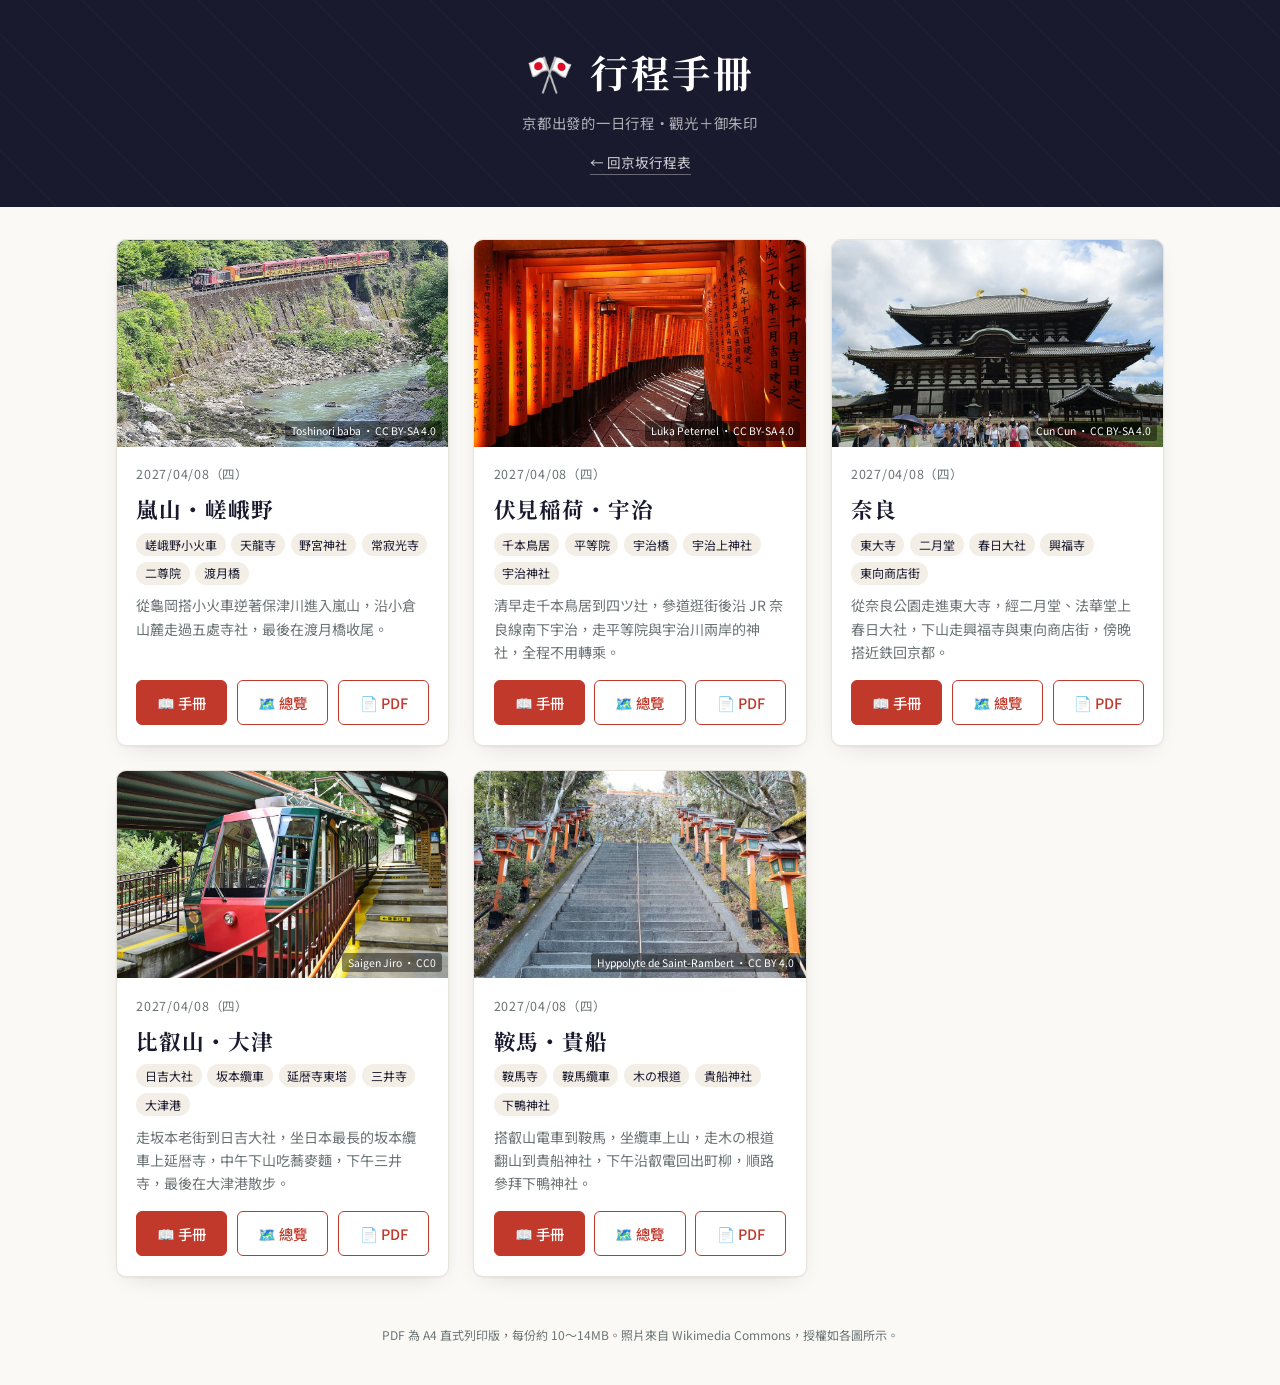
<file: handbooks.html>
<!DOCTYPE html>
<html lang="zh-TW">
<head>
  <meta charset="UTF-8" />
  <meta name="viewport" content="width=device-width, initial-scale=1.0" />
  <title>🎌 行程手冊</title>
  <link rel="preconnect" href="https://fonts.googleapis.com" />
  <link href="https://fonts.googleapis.com/css2?family=Noto+Serif+TC:wght@400;600;700&family=Noto+Sans+TC:wght@300;400;500;700&display=swap" rel="stylesheet" />
  <style>
    :root {
      --ink:     #1a1a2e;
      --paper:   #faf9f6;
      --accent:  #c0392b;
      --on-accent: #ffffff;
      --muted:   #6b7375;
      --border:  #e8e4dc;
      --card-bg: #ffffff;
      --chip-bg: #f3efe7;
      --header-bg: #1a1a2e;
      --shadow: 0 1px 2px rgba(0,0,0,.05), 0 8px 24px -12px rgba(0,0,0,.18);
    }
    @media (prefers-color-scheme: dark) {
      :root:not([data-theme="light"]) {
        --ink:     #ecebe6;
        --paper:   #121318;
        --accent:  #ef7a6b;
        --on-accent: #1a0d0a;
        --muted:   #a3a8ab;
        --border:  #2c2e36;
        --card-bg: #1b1d24;
        --chip-bg: #262833;
        --header-bg: #0b0c12;
        --shadow: 0 1px 2px rgba(0,0,0,.4);
        color-scheme: dark;
      }
    }
    :root[data-theme="dark"] {
      --ink:     #ecebe6;
      --paper:   #121318;
      --accent:  #ef7a6b;
      --on-accent: #1a0d0a;
      --muted:   #a3a8ab;
      --border:  #2c2e36;
      --card-bg: #1b1d24;
      --chip-bg: #262833;
      --header-bg: #0b0c12;
      --shadow: 0 1px 2px rgba(0,0,0,.4);
      color-scheme: dark;
    }

    * { box-sizing: border-box; margin: 0; padding: 0; }

    body {
      font-family: 'Noto Sans TC', sans-serif;
      background: var(--paper);
      color: var(--ink);
      min-height: 100vh;
      line-height: 1.65;
    }

    /* ── HEADER ── */
    .site-header {
      background: var(--header-bg);
      color: #fff;
      text-align: center;
      padding: 2.5rem 1rem 2rem;
      position: relative;
      overflow: hidden;
    }
    .site-header::before {
      content: '';
      position: absolute;
      inset: 0;
      background: repeating-linear-gradient(
        45deg,
        transparent,
        transparent 40px,
        rgba(255,255,255,.03) 40px,
        rgba(255,255,255,.03) 41px
      );
    }
    .site-header h1 {
      font-family: 'Noto Serif TC', serif;
      font-size: clamp(1.6rem, 5vw, 2.4rem);
      font-weight: 700;
      letter-spacing: .08em;
      position: relative;
    }
    .site-header .subtitle {
      margin-top: .5rem;
      font-size: .9rem;
      color: rgba(255,255,255,.65);
      letter-spacing: .05em;
      position: relative;
    }
    .site-header .back {
      position: relative;
      display: inline-block;
      margin-top: 1rem;
      color: rgba(255,255,255,.8);
      font-size: .85rem;
      text-decoration: none;
      border-bottom: 1px solid rgba(255,255,255,.35);
    }
    .site-header .back:hover { color: #fff; border-color: #fff; }

    /* ── CARDS ── */
    main {
      max-width: 1080px;
      margin: 0 auto;
      padding: 2rem 16px 3rem;
      display: grid;
      grid-template-columns: repeat(auto-fill, minmax(300px, 1fr));
      gap: 1.5rem;
    }
    .card {
      background: var(--card-bg);
      border: 1px solid var(--border);
      border-radius: 10px;
      overflow: hidden;
      box-shadow: var(--shadow);
      display: flex;
      flex-direction: column;
    }
    .card figure { position: relative; }
    .card img {
      display: block;
      width: 100%;
      aspect-ratio: 16 / 10;
      object-fit: cover;
      background: var(--chip-bg);
    }
    .card figcaption {
      position: absolute;
      right: 6px;
      bottom: 6px;
      font-size: .65rem;
      color: #fff;
      background: rgba(0,0,0,.45);
      padding: 1px 6px;
      border-radius: 3px;
    }
    .card-body {
      padding: 1.1rem 1.2rem 1.25rem;
      display: flex;
      flex-direction: column;
      gap: .6rem;
      flex: 1;
    }
    .date {
      font-size: .78rem;
      color: var(--muted);
      letter-spacing: .06em;
    }
    .card h2 {
      font-family: 'Noto Serif TC', serif;
      font-size: 1.35rem;
      font-weight: 700;
      letter-spacing: .04em;
      line-height: 1.35;
    }
    .spots {
      display: flex;
      flex-wrap: wrap;
      gap: .35rem;
    }
    .spots span {
      font-size: .75rem;
      background: var(--chip-bg);
      padding: .1rem .55rem;
      border-radius: 99px;
    }
    .summary {
      font-size: .88rem;
      color: var(--muted);
      flex: 1;
    }
    .actions {
      display: flex;
      gap: .6rem;
      margin-top: .4rem;
    }
    .btn {
      flex: 1;
      white-space: nowrap;
      text-align: center;
      text-decoration: none;
      font-size: .9rem;
      font-weight: 500;
      padding: .6rem .5rem;
      border-radius: 6px;
      border: 1.5px solid var(--accent);
      transition: background .15s, color .15s;
    }
    .btn.primary { background: var(--accent); color: var(--on-accent); }
    .btn.primary:hover { filter: brightness(1.08); }
    .btn.ghost { color: var(--accent); }
    .btn.ghost:hover { background: var(--accent); color: var(--on-accent); }
    .btn:focus-visible { outline: 2px solid var(--ink); outline-offset: 2px; }

    footer {
      text-align: center;
      font-size: .75rem;
      color: var(--muted);
      padding: 0 16px 2.5rem;
    }
  </style>
</head>
<body>
  <header class="site-header">
    <h1>🎌 行程手冊</h1>
    <p class="subtitle">京都出發的一日行程・觀光＋御朱印</p>
    <a class="back" href="./">← 回京坂行程表</a>
  </header>

  <main>
    <article class="card">
      <figure>
        <img src="arashiyama/img/train3.jpg" alt="嵯峨野小火車" loading="lazy" />
        <figcaption>Toshinori baba · CC BY-SA 4.0</figcaption>
      </figure>
      <div class="card-body">
        <p class="date">2027/04/08（四）</p>
        <h2>嵐山・嵯峨野</h2>
        <div class="spots">
          <span>嵯峨野小火車</span><span>天龍寺</span><span>野宮神社</span><span>常寂光寺</span><span>二尊院</span><span>渡月橋</span>
        </div>
        <p class="summary">從龜岡搭小火車逆著保津川進入嵐山，沿小倉山麓走過五處寺社，最後在渡月橋收尾。</p>
        <div class="actions">
          <a class="btn primary" href="arashiyama/">📖 手冊</a>
          <a class="btn ghost" href="arashiyama/overview/">🗺️ 總覽</a>
          <a class="btn ghost" href="arashiyama/嵐山嵯峨野行程手冊_2027-04-08.pdf" title="A4 PDF，9.3MB">📄 PDF</a>
        </div>
      </div>
    </article>

    <article class="card">
      <figure>
        <img src="inari-uji/img/senbon.jpg" alt="伏見稲荷大社千本鳥居" loading="lazy" />
        <figcaption>Luka Peternel · CC BY-SA 4.0</figcaption>
      </figure>
      <div class="card-body">
        <p class="date">2027/04/08（四）</p>
        <h2>伏見稲荷・宇治</h2>
        <div class="spots">
          <span>千本鳥居</span><span>平等院</span><span>宇治橋</span><span>宇治上神社</span><span>宇治神社</span>
        </div>
        <p class="summary">清早走千本鳥居到四ツ辻，參道逛街後沿 JR 奈良線南下宇治，走平等院與宇治川兩岸的神社，全程不用轉乘。</p>
        <div class="actions">
          <a class="btn primary" href="inari-uji/">📖 手冊</a>
          <a class="btn ghost" href="inari-uji/overview/">🗺️ 總覽</a>
          <a class="btn ghost" href="inari-uji/伏見稲荷宇治行程手冊_2027-04-08.pdf" title="A4 PDF，13.5MB">📄 PDF</a>
        </div>
      </div>
    </article>

    <article class="card">
      <figure>
        <img src="nara/img/daibutsuden2.jpg" alt="東大寺大佛殿" loading="lazy" />
        <figcaption>Cun Cun · CC BY-SA 4.0</figcaption>
      </figure>
      <div class="card-body">
        <p class="date">2027/04/08（四）</p>
        <h2>奈良</h2>
        <div class="spots">
          <span>東大寺</span><span>二月堂</span><span>春日大社</span><span>興福寺</span><span>東向商店街</span>
        </div>
        <p class="summary">從奈良公園走進東大寺，經二月堂、法華堂上春日大社，下山走興福寺與東向商店街，傍晚搭近鉄回京都。</p>
        <div class="actions">
          <a class="btn primary" href="nara/">📖 手冊</a>
          <a class="btn ghost" href="nara/overview/">🗺️ 總覽</a>
          <a class="btn ghost" href="nara/奈良東大寺春日大社行程手冊_2027-04-08.pdf" title="A4 PDF，10.6MB">📄 PDF</a>
        </div>
      </div>
    </article>

    <article class="card">
      <figure>
        <img src="otsu/img/cable_car.jpg" alt="坂本纜車" loading="lazy" />
        <figcaption>Saigen Jiro · CC0</figcaption>
      </figure>
      <div class="card-body">
        <p class="date">2027/04/08（四）</p>
        <h2>比叡山・大津</h2>
        <div class="spots">
          <span>日吉大社</span><span>坂本纜車</span><span>延暦寺東塔</span><span>三井寺</span><span>大津港</span>
        </div>
        <p class="summary">走坂本老街到日吉大社，坐日本最長的坂本纜車上延暦寺，中午下山吃蕎麥麵，下午三井寺，最後在大津港散步。</p>
        <div class="actions">
          <a class="btn primary" href="otsu/">📖 手冊</a>
          <a class="btn ghost" href="otsu/overview/">🗺️ 總覽</a>
          <a class="btn ghost" href="otsu/比叡山大津日吉大社延暦寺三井寺行程手冊_2027-04-08.pdf" title="A4 PDF，13.9MB">📄 PDF</a>
        </div>
      </div>
    </article>

    <article class="card">
      <figure>
        <img src="kurama-kibune/img/stairs.jpg" alt="鞍馬寺石階" loading="lazy" />
        <figcaption>Hyppolyte de Saint-Rambert · CC BY 4.0</figcaption>
      </figure>
      <div class="card-body">
        <p class="date">2027/04/08（四）</p>
        <h2>鞍馬・貴船</h2>
        <div class="spots">
          <span>鞍馬寺</span><span>鞍馬纜車</span><span>木の根道</span><span>貴船神社</span><span>下鴨神社</span>
        </div>
        <p class="summary">搭叡山電車到鞍馬，坐纜車上山，走木の根道翻山到貴船神社，下午沿叡電回出町柳，順路參拜下鴨神社。</p>
        <div class="actions">
          <a class="btn primary" href="kurama-kibune/">📖 手冊</a>
          <a class="btn ghost" href="kurama-kibune/overview/">🗺️ 總覽</a>
          <a class="btn ghost" href="kurama-kibune/鞍馬貴船行程手冊_2027-04-08.pdf" title="A4 PDF，13.5MB">📄 PDF</a>
        </div>
      </div>
    </article>
  </main>

  <footer>PDF 為 A4 直式列印版，每份約 10～14MB。照片來自 Wikimedia Commons，授權如各圖所示。</footer>
</body>
</html>
</file>
<file: 360view2/css/style.css>
/*global*/

html, body {
    font-family: AR StdMingti Extra B5, 微軟正黑體, Arial, sans-serif;
    margin: 0;
    width: 100%;
    height: 100%;
    overflow: hidden;
}

#container {
    width: 81%;
    margin-left: 19%;
    height: 100%;
}

/*button*/

#menu>a, #menu-m>a {
    background-color: rgb(0, 0, 0);
    background-color: rgba(0, 0, 0, 0.8);
    color: #fff;
    display: block;
    font-size: 2vmin;
    position: absolute;
    text-align: center;
    text-decoration: none;
    width: 7.5vmin;
    height: 7.5vmin;
    line-height: 7.5vmin;
    letter-spacing: 0.2vmin;
    border-radius: 50%;
    -webkit-border-radius: 50%;
    -moz-border-radius: 50%;
    -webkit-transition: background-color 0.2s;
    transition: background-color 0.2s;
}

#menu>a:hover, #menu-m>a:hover {
    background-color: #4e3815;
}

#menu>#f01_01 {
    top: 65%;
    left: 20.5vmin;
}

#menu>#f01_02 {
    top: 51%;
    left: 15vmin;
}

#menu>#f01_03 {
    top: 40.5%;
    left: 15vmin;
}

#menu>#f02_01 {
    top: 54%;
    left: 11vmin;
}

#menu>#f02_02 {
    top: 68%;
    left: 15vmin;
}

#menu>#f02_03 {
    top: 42%;
    left: 15vmin;
}

#menu>#f03_01 {
    top: 68%;
    left: 15vmin;
}

#menu>#f03_02 {
    top: 54%;
    left: 11vmin;
}

#menu>#f03_03 {
    top: 42%;
    left: 15vmin;
}

#menu>#f04_01 {
    top: 52%;
    left: 15vmin;
}

#menu>#f04_02 {
    top: 36%;
    left: 18vmin;
}

/*menu*/

#menu {
    background-image: url('../img/f01_01.png');
    background-repeat: no-repeat;
    background-size: contain;
    font-size: 18px;
    left: 0;
    top: 0;
    min-width: 480px;
    height: 100vh;
    position: absolute;
    z-index: 9;
}

#menu-m {
    display: none;
}

/*route*/

#route {
    position: absolute;
    top: 0;
    right: 0;
    width: calc(100% - 400px);
    text-align: center;
    /* z-index: 9; */
}

#route>a {
    background-color: rgb(0, 0, 0, .68);
    color: #fff;
    display: inline-block;
    padding: 15px 25px;
}

#route>a>span {
    color: #cba364 !important;
}

/*floor*/

#floor {
    position: absolute;
    bottom: 0;
    right: 0;
    padding: 10px 30px;
    z-index: 9;
}

#floor>a>img {
    width: 95px;
}

#floor-m {
    display: none
}

@media (max-width: 1200px) {
    /*button*/
    #menu-m>a {
        width: 5vmin;
        height: 5vmin;
        line-height: 5vmin;
        font-size: 3vmin;
    }
    /*floor*/
    #floor>a>img {
        width: 70px;
    }
    /*route*/
    #route {
        text-align: right;
        /* z-index: 9; */
    }
    #route>a {
        background-color: rgb(0, 0, 0, .68);
        color: #fff;
        display: inline-block;
        padding: 15px 25px;
    }
}

@media (max-width: 780px) {
    html, body {
        font-family: 微軟正黑體, Arial, sans-serif;
    }
    /*button*/
    #menu-m>a {
        width: 10vmin;
        height: 10vmin;
        line-height: 10vmin;
    }
    #menu-m>#f0B_01 {
        top: 52%;
        left: 41vw;
    }
    #menu-m>#f01_01 {
        top: 67%;
        left: 48vw;
    }
    #menu-m>#f01_02 {
        top: 52%;
        left: 42vw;
    }
    #menu-m>#f01_03 {
        top: 41%;
        left: 42vw;
    }
    #menu-m>#f02_01 {
        top: 55%;
        left: 34vw;
    }
    #menu-m>#f02_02 {
        top: 43%;
        left: 38vw;
    }
    #menu-m>#f02_03 {
        top: 69.5%;
        left: 38vw;
    }
    #menu-m>#f03_01 {
        top: 43%;
        left: 38vw;
    }
    #menu-m>#f03_02 {
        top: 55%;
        left: 34vw;
    }
    #menu-m>#f03_03 {
        top: 69.5%;
        left: 38vw;
    }
    #menu-m>#f04_01 {
        top: 58%;
        left: 38vw;
    }
    #menu-m>#f04_02 {
        top: 40%;
        left: 46vw;
    }
    #menu-m>#f0R_01 {
        top: 55%;
        left: 50vw;
    }
    /*menu*/
    #menu {
        display: none;
    }
    #menu-m {
        background-color: rgba(1, 1, 1, .99);
        background-image: url('../img/f01_01-m.jpg');
        background-position: center center;
        background-size: auto 100%;
        left: 0;
        top: 0;
        width: 100vw;
        height: 100vh;
        min-width: unset;
        display: block;
        position: absolute;
        z-index: 9;
    }
    /*route*/
    #route {
        display: none;
    }
    /*floor*/
    #floor {
        display: none;
    }
    #floor-m {
        display: block;
        position: absolute;
        top: 20%;
        right: 5%;
        z-index: 9;
    }
    #floor-m>a {
        display: block;
    }
    #floor-m>a>img {
        width: 65px;
    }
}
</file>
